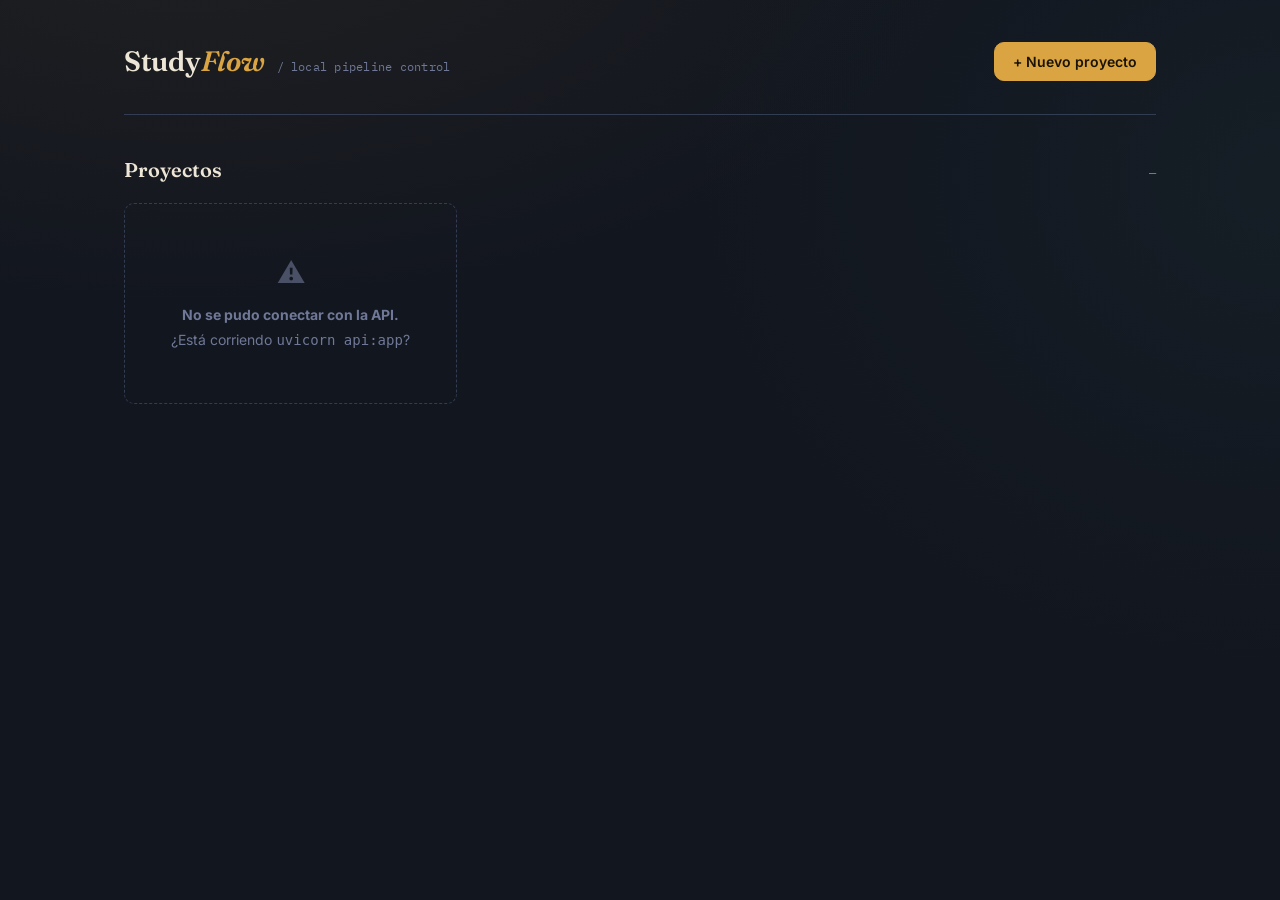
<file: src/studyflow/web/index.html>
<!DOCTYPE html>
<html lang="es">
<head>
<meta charset="UTF-8">
<meta name="viewport" content="width=device-width, initial-scale=1.0">
<title>StudyFlow AI</title>
<link rel="preconnect" href="https://fonts.googleapis.com">
<link href="https://fonts.googleapis.com/css2?family=Fraunces:opsz,wght@9..144,400;9..144,600;9..144,700&family=Inter:wght@400;500;600;700&family=IBM+Plex+Mono:wght@400;500;600&display=swap" rel="stylesheet">
<link rel="stylesheet" href="styles.css">
</head>
<body>

<div class="wrap">
  <header class="top">
    <div class="brand">
      <span class="mark">Study<em>Flow</em></span>
      <span class="tag">/ local pipeline control</span>
    </div>
    <button class="btn primary" id="openCreate">+ Nuevo proyecto</button>
  </header>

  <div class="section-head">
    <h2>Proyectos</h2>
    <span class="count" id="projectCount">—</span>
  </div>

  <div id="shelf" class="shelf"></div>
  <div id="emptyState" class="empty" style="display:none">
    <div class="glyph">◇</div>
    <p><strong>Aún no hay proyectos.</strong></p>
    <p>Sube tus primeros apuntes para generar material de estudio.</p>
    <button class="btn primary" id="emptyCreate">+ Nuevo proyecto</button>
  </div>
</div>

<!-- Create / update project panel -->
<div class="overlay" id="createOverlay">
  <div class="panel">
    <div class="panel-head">
      <h3 id="formTitle">Nuevo proyecto</h3>
      <button class="btn ghost" id="closeCreate">✕</button>
    </div>
    <div class="panel-body">
      <div class="error-msg" id="formError"></div>

      <div class="field" id="nameField">
        <label for="pname">Nombre del proyecto</label>
        <input type="text" id="pname" placeholder="p.ej. estadistica_t1" autocomplete="off">
        <div class="hint">Sin espacios. Se usará como identificador.</div>
      </div>

      <div class="field">
        <label>Archivos</label>
        <div class="dropzone" id="dropzone">
          <div class="icon">⤒</div>
          <div>Arrastra archivos o haz clic para elegir</div>
          <div class="sub">PDF, DOCX, PPTX, TXT, audio (mp3, wav, m4a…)</div>
          <input type="file" id="fileInput" multiple>
        </div>
        <div class="filelist" id="fileList"></div>
      </div>

      <div class="row2">
        <div class="field">
          <label for="qpt">Preguntas por tema</label>
          <input type="number" id="qpt" value="8" min="1" max="30">
        </div>
        <div class="field">
          <label for="modelInput">Modelo (opcional)</label>
          <input type="text" id="modelInput" placeholder="llama3.2">
        </div>
      </div>

      <div class="checkline">
        <input type="checkbox" id="exportPdf">
        <label for="exportPdf">Exportar también a PDF</label>
      </div>
    </div>
    <div class="panel-foot">
      <button class="btn" id="cancelCreate">Cancelar</button>
      <button class="btn primary" id="submitCreate">Generar material</button>
    </div>
  </div>
</div>

<!-- Job progress panel -->
<div class="overlay job-overlay" id="jobOverlay">
  <div class="panel job-panel">
    <div class="panel-head">
      <h3 id="jobTitle">Procesando…</h3>
      <button class="btn ghost" id="closeJob">✕</button>
    </div>
    <div class="panel-body">
      <ul class="stepper" id="stepper">
        <li data-key="setup"><span class="step-dot">1</span><div class="step-label"><div class="name">Preparando proyecto</div><div class="desc">Creando carpetas y copiando archivos</div></div></li>
        <li data-key="extract"><span class="step-dot">2</span><div class="step-label"><div class="name">Extrayendo texto</div><div class="desc">Leyendo documentos y transcribiendo audio</div></div></li>
        <li data-key="topics"><span class="step-dot">3</span><div class="step-label"><div class="name">Detectando temas</div><div class="desc">El modelo estructura el contenido</div></div></li>
        <li data-key="material"><span class="step-dot">4</span><div class="step-label"><div class="name">Generando material</div><div class="desc">Explicaciones, flashcards, preguntas</div></div></li>
        <li data-key="build"><span class="step-dot">5</span><div class="step-label"><div class="name">Construyendo HTML</div><div class="desc">Ensamblando el resultado navegable</div></div></li>
      </ul>
    </div>
    <div class="job-status-line" id="jobStatusLine">queued</div>
    <div class="panel-foot">
      <button class="btn primary" id="jobDone" style="display:none">Ver resultado →</button>
    </div>
  </div>
</div>

<script src="app.js"></script>
</body>
</html>
</file>
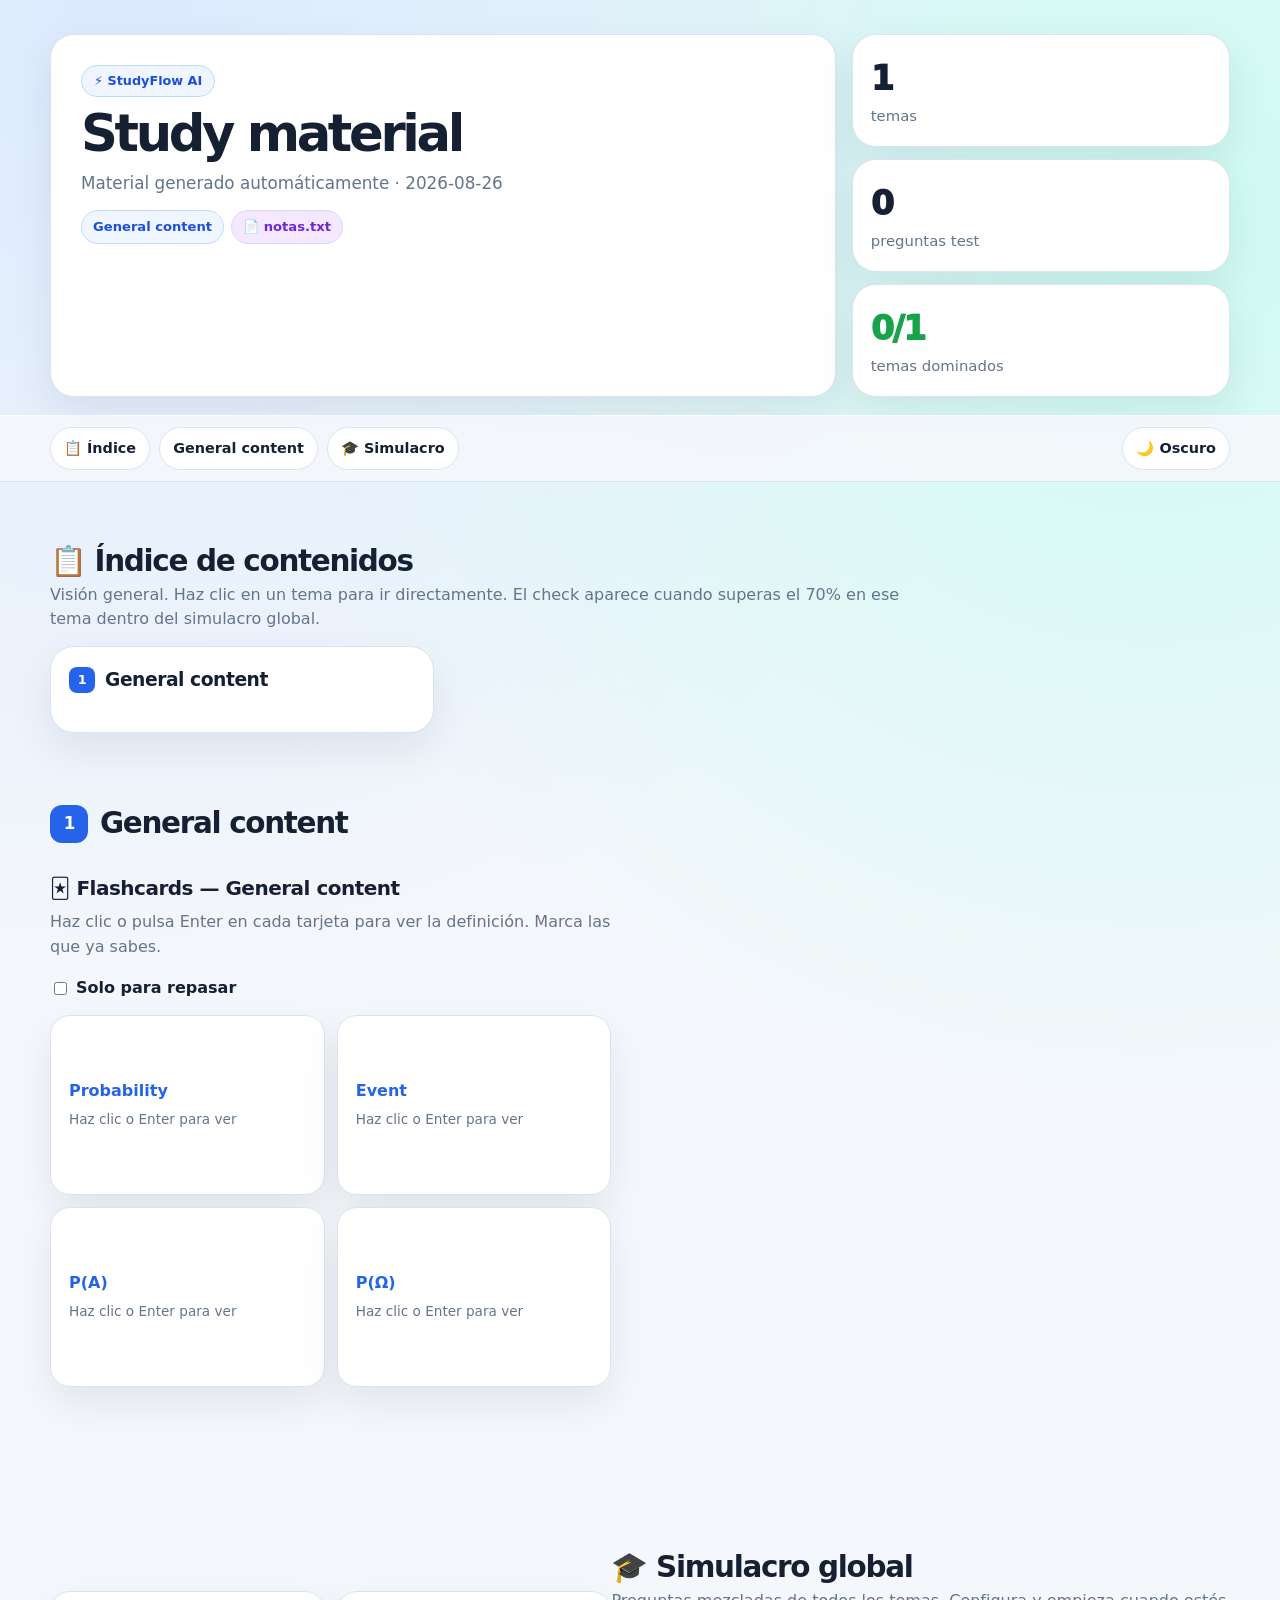
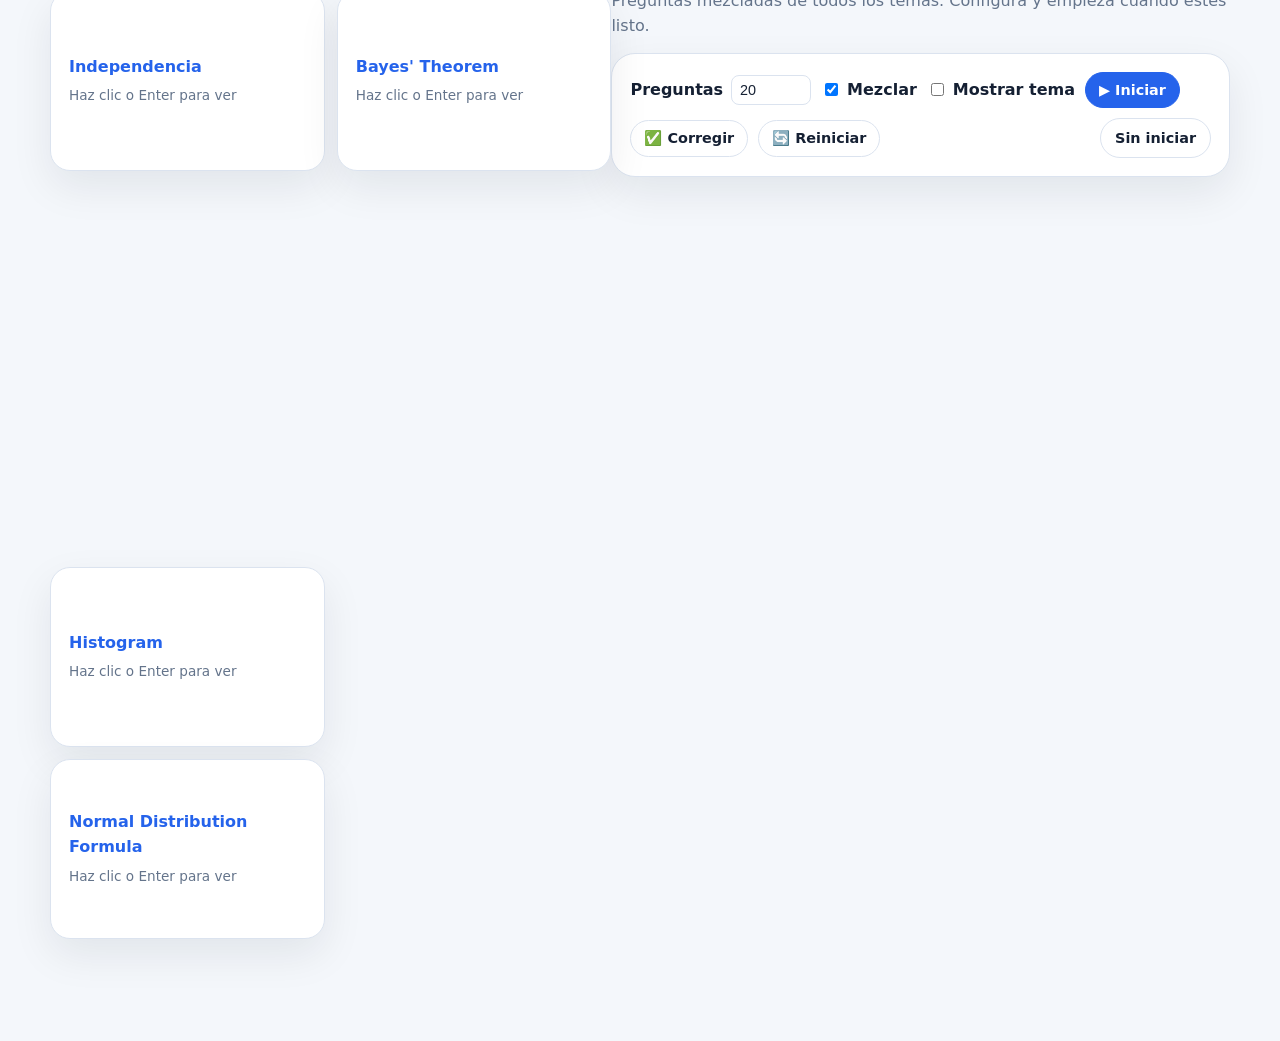
<file: src/studyflow/mlruns/1/0831eef36b1e4aeab0afad450b21b3ff/artifacts/index.html>
<!DOCTYPE html>
<html lang="es">
<head>
<meta charset="UTF-8"/>
<meta name="viewport" content="width=device-width, initial-scale=1.0"/>
<title>Study material — StudyFlow AI</title>
<style>
:root{
  --bg:#f4f7fb;--card:#fff;--text:#152033;--muted:#64748b;--border:#dbe3ef;
  --primary:#2563eb;--primary-dark:#1e40af;--ok:#16a34a;--ok-bg:#dcfce7;
  --bad:#dc2626;--bad-bg:#fee2e2;--warn:#d97706;--warn-bg:#fef3c7;
  --purple:#7c3aed;--purple-bg:#f3e8ff;--cyan-bg:#ecfeff;--cyan:#0e7490;
  --shadow:0 16px 42px rgba(15,23,42,.08);--radius:24px;
}
html[data-theme="dark"]{
  --bg:#0f1420;--card:#1a2233;--text:#e6ebf5;--muted:#93a0bd;--border:#2c3650;
  --primary:#5b8def;--primary-dark:#7ea6f5;--ok:#22c55e;--ok-bg:#14301f;
  --bad:#f87171;--bad-bg:#3a1717;--warn:#fbbf24;--warn-bg:#3a2c0d;
  --purple:#a78bfa;--purple-bg:#2a2044;--cyan-bg:#0d2b30;--cyan:#5eead4;
  --shadow:0 16px 42px rgba(0,0,0,.45);
}
*{box-sizing:border-box}html{scroll-behavior:smooth}
.skip-link{position:absolute;left:-999px;top:0;background:var(--primary);color:#fff;
  padding:10px 16px;border-radius:0 0 10px 0;z-index:999;font-weight:800}
.skip-link:focus{left:0}
body{
  margin:0;
  font-family:Inter,system-ui,-apple-system,BlinkMacSystemFont,"Segoe UI",sans-serif;
  color:var(--text);
  background:radial-gradient(circle at 10% 0%,#dbeafe 0%,rgba(219,234,254,0) 34%),
             radial-gradient(circle at 90% 8%,#ccfbf1 0%,rgba(204,251,241,0) 34%),
             var(--bg);
  line-height:1.55;
  transition:background-color .2s ease,color .2s ease
}
html[data-theme="dark"] body{
  background:radial-gradient(circle at 10% 0%,#1b2a4a 0%,rgba(27,42,74,0) 34%),
             radial-gradient(circle at 90% 8%,#0d3b3a 0%,rgba(13,59,58,0) 34%),
             var(--bg)
}
header,main,.nav-inner{max-width:1220px;margin:0 auto}
header{padding:34px 20px 18px}
.hero{display:grid;grid-template-columns:1.35fr .65fr;gap:16px}
.hero-card,.stat-card,.panel,.card,.quiz-card,.module{
  background:var(--card);border:1px solid var(--border);
  border-radius:var(--radius);box-shadow:var(--shadow)
}
.hero-card{padding:30px}
.sf-badge{display:inline-block;background:#eff6ff;color:#1d4ed8;border:1px solid #bfdbfe;
  border-radius:999px;padding:5px 12px;font-size:.8rem;font-weight:800;margin-bottom:12px}
html[data-theme="dark"] .sf-badge{background:#1e2a4a;color:#93b4fb;border-color:#2c3d63}
h1{font-size:clamp(2rem,4vw,4rem);line-height:.96;letter-spacing:-.065em;margin:0 0 12px}
h3,h4{letter-spacing:-.025em;margin:0 0 10px}
h4{font-size:1rem;color:var(--text)}
.subtitle{color:var(--muted);font-size:1.05rem;margin:0 0 14px}
.badges{display:flex;flex-wrap:wrap;gap:7px;margin-top:14px}
.badge{display:inline-flex;border-radius:999px;font-weight:900;align-items:center;
  padding:6px 11px;background:#eff6ff;color:#1d4ed8;border:1px solid #bfdbfe;font-size:.82rem}
html[data-theme="dark"] .badge{background:#1e2a4a;color:#93b4fb;border-color:#2c3d63}
.badge.source{background:#f3e8ff;color:#6d28d9;border-color:#ddd6fe}
html[data-theme="dark"] .badge.source{background:#241a3d;color:#c4a9f7;border-color:#382a5c}
.stat-grid{display:grid;gap:12px}
.stat-card{padding:18px}
.stat-number{font-size:2.1rem;font-weight:950;letter-spacing:-.05em}
.stat-label{color:var(--muted);font-size:.93rem}
.progress-card .stat-number{color:var(--ok)}
nav{position:sticky;top:0;z-index:50;background:rgba(244,247,251,.91);
  backdrop-filter:blur(12px);border-top:1px solid rgba(255,255,255,.55);
  border-bottom:1px solid var(--border)}
html[data-theme="dark"] nav{background:rgba(15,20,32,.88);border-top-color:rgba(255,255,255,.06)}
.nav-inner{padding:11px 20px;display:flex;gap:9px;overflow-x:auto;scrollbar-width:none}
.nav-inner::-webkit-scrollbar{display:none}
.nav-link,button{
  border:1px solid var(--border);background:var(--card);color:var(--text);border-radius:999px;
  padding:9px 13px;font-weight:850;white-space:nowrap;cursor:pointer;font-size:.9rem;
  transition:transform .12s ease,border .18s ease,background .18s ease;
  text-decoration:none;display:inline-flex;align-items:center;font-family:inherit
}
.nav-link:hover,button:hover{transform:translateY(-1px);border-color:#93c5fd;background:#f8fbff}
html[data-theme="dark"] .nav-link:hover,html[data-theme="dark"] button:hover{background:#22304d;border-color:#3d5a80}
button.primary{background:var(--primary);color:#fff;border-color:var(--primary)}
button.primary:hover{background:var(--primary-dark)}
.toggle-btn{margin-left:auto}
.toggle-btn[aria-pressed="true"]{background:var(--primary);color:#fff;border-color:var(--primary)}
:focus-visible{outline:3px solid var(--primary);outline-offset:2px}
main{padding:24px 20px 70px}
section{margin:32px 0;padding-top:8px}
.subsection{margin-top:24px}
.section-title{display:flex;justify-content:space-between;align-items:end;gap:16px;margin:0 0 14px;flex-wrap:wrap}
.section-title h2{margin:0;font-size:clamp(1.45rem,2.3vw,2.25rem);letter-spacing:-.045em;line-height:1.05}
.section-title h3{margin:0;font-size:1.25rem}
.section-title p{margin:6px 0 0;color:var(--muted);max-width:850px}
.grid2{display:grid;grid-template-columns:repeat(2,minmax(0,1fr));gap:14px}
.grid3{display:grid;grid-template-columns:repeat(3,minmax(0,1fr));gap:14px}
.panel,.card,.quiz-card,.module{padding:18px}
.muted-note{color:var(--muted)}
.topic-num{display:inline-flex;align-items:center;justify-content:center;
  width:26px;height:26px;background:var(--primary);color:#fff;border-radius:8px;
  font-size:.8rem;font-weight:900;margin-right:10px;flex-shrink:0}
.topic-num-lg{display:inline-flex;align-items:center;justify-content:center;
  width:38px;height:38px;background:var(--primary);color:#fff;border-radius:12px;
  font-size:1.05rem;font-weight:900;margin-right:12px;flex-shrink:0;vertical-align:middle}
.topic-link{color:var(--text);text-decoration:none;display:flex;align-items:center}
.topic-link:hover{color:var(--primary)}
.topic-check{margin-left:8px;color:var(--ok);font-weight:900}
.topic-check.done::after{content:"✓ dominado"}
.pills{display:flex;flex-wrap:wrap;gap:6px;margin-top:10px}
.pill{display:inline-flex;border-radius:999px;font-weight:800;align-items:center;
  padding:4px 10px;font-size:.77rem;background:#eef2ff;color:#3730a3;border:1px solid #c7d2fe}
html[data-theme="dark"] .pill{background:#1e2144;color:#a5b4fc;border-color:#312e70}
/* Subtopics (sequential) */
.subtopic-block{display:grid;gap:22px;margin-bottom:10px}
.subtopic-item{border-top:1px solid var(--border);padding-top:18px}
.subtopic-item:first-child{border-top:none;padding-top:0}
.subtopic-item h3{font-size:1.1rem;color:var(--primary);margin-bottom:12px}
.subtopic-content{display:grid;gap:14px}
.explanation-panel{border-left:4px solid var(--primary)}
.explanation-text p{margin:0 0 10px;color:var(--text);line-height:1.65}
.explanation-text p:last-child{margin-bottom:0}
.muted-panel{border-left:4px solid var(--warn);background:var(--warn-bg)}
.muted-panel .muted-note{color:inherit;margin:0}
/* Tables */
table{width:100%;border-collapse:collapse;border:1px solid var(--border);
  border-radius:18px;overflow:hidden;background:var(--card)}
th,td{padding:11px 13px;border-bottom:1px solid var(--border);text-align:left;vertical-align:top}
th{background:rgba(0,0,0,.02);font-weight:800}
html[data-theme="dark"] th{background:rgba(255,255,255,.03)}
tr:last-child td{border-bottom:0}
/* Quiz */
.quiz-grid{display:grid;grid-template-columns:repeat(auto-fill,minmax(340px,1fr));gap:12px}
.quiz-card{padding:18px}
.quiz-card h3{margin:0 0 12px;font-size:.97rem;line-height:1.4;letter-spacing:-.01em}
.opciones{display:grid;gap:7px}
.quiz-option{border:1px solid var(--border);border-radius:12px;padding:10px 13px;
  background:var(--card);cursor:pointer;font-size:.9rem;transition:all .15s ease;font-weight:600;
  text-align:left;width:100%;color:var(--text)}
.quiz-option:hover{background:#f0f7ff;border-color:#93c5fd}
html[data-theme="dark"] .quiz-option:hover{background:#1c2b4a}
.quiz-option.correct{background:var(--ok-bg);border-color:#22c55e;color:#14532d}
html[data-theme="dark"] .quiz-option.correct{color:#86efac}
.quiz-option.wrong{background:var(--bad-bg);border-color:#ef4444;color:#7f1d1d}
html[data-theme="dark"] .quiz-option.wrong{color:#fca5a5}
.quiz-option:disabled{cursor:default}
.quiz-note{margin-top:10px;font-size:.88rem;font-weight:700;border-radius:12px;
  padding:10px 12px;display:none}
.quiz-note.show{display:block}
.quiz-note.ok{background:var(--ok-bg);color:#14532d;border:1px solid #86efac}
.quiz-note.bad{background:var(--bad-bg);color:#7f1d1d;border:1px solid #fecaca}
html[data-theme="dark"] .quiz-note.ok{color:#86efac}
html[data-theme="dark"] .quiz-note.bad{color:#fca5a5}
.retry-btn{margin-top:10px;font-size:.8rem;padding:6px 12px;display:none}
/* Flashcards */
.flashcards{display:grid;grid-template-columns:repeat(auto-fill,minmax(220px,1fr));gap:12px}
.flip{perspective:1000px;min-height:180px;cursor:pointer}
.flip-inner{position:relative;width:100%;min-height:180px;transform-style:preserve-3d;
  transition:transform .45s ease}
.flip.flipped .flip-inner{transform:rotateY(180deg)}
.flip-front,.flip-back{position:absolute;inset:0;border-radius:20px;border:1px solid var(--border);
  background:var(--card);padding:18px;backface-visibility:hidden;box-shadow:var(--shadow);
  display:flex;flex-direction:column;justify-content:center}
.flip-back{transform:rotateY(180deg);background:var(--ok-bg);border-color:#86efac}
.flip-front strong{font-size:1rem;color:var(--primary);display:block;margin-bottom:6px}
.flip-front p{color:var(--muted);font-size:.85rem;margin:0}
.flip-back p{color:#14532d;margin:0 0 10px;font-size:.92rem;line-height:1.5}
html[data-theme="dark"] .flip-back p{color:#bbf7d0}
.flip-actions{display:flex;gap:6px}
.know-btn{font-size:.72rem;padding:5px 9px;border-radius:8px}
.know-btn[data-state="know"].active{background:var(--ok);color:#fff;border-color:var(--ok)}
.know-btn[data-state="review"].active{background:var(--warn);color:#fff;border-color:var(--warn)}
.flip.card-known{opacity:.55}
.flip.card-review .flip-front{border-color:var(--warn);border-width:2px}
.flip.filtered-out{display:none}
/* Exam */
.exam-toolbar{display:flex;flex-wrap:wrap;gap:10px;align-items:center}
.exam-control{display:flex;align-items:center;gap:8px;font-weight:700}
.exam-control input{border:1px solid var(--border);border-radius:8px;padding:6px 8px;font-size:.9rem;
  background:var(--card);color:var(--text)}
.toggle-label{display:flex;align-items:center;gap:6px;font-weight:700;cursor:pointer}
.score{margin-left:auto;background:var(--card);border:1px solid var(--border);
  border-radius:999px;padding:8px 14px;font-weight:900;font-size:.9rem}
.result{border-radius:16px;padding:14px}
.result.good{background:var(--ok-bg);color:#14532d;border:1px solid #86efac}
.result.bad{background:var(--bad-bg);color:#7f1d1d;border:1px solid #fecaca}
.result.warn{background:var(--warn-bg);color:#78350f;border:1px solid #fcd34d}
html[data-theme="dark"] .result.good{color:#86efac}
html[data-theme="dark"] .result.bad{color:#fca5a5}
html[data-theme="dark"] .result.warn{color:#fbbf24}
@media(max-width:900px){
  .hero,.grid2,.grid3{grid-template-columns:1fr}
  .score{margin-left:0;width:100%;text-align:center}
  .section-title{display:block}
}
@media print{
  nav,.exam-toolbar,.toggle-btn,.retry-btn,.flip-actions,.skip-link{display:none !important}
  body{background:white;color:#000}
  .subtopic-item{page-break-inside:avoid;margin-bottom:16px}
  .panel,.quiz-card,.module,table,.flip{page-break-inside:avoid}
  .flip{perspective:none;min-height:auto}
  .flip-inner{position:static;transform:none !important;display:block}
  .flip-front,.flip-back{position:static;transform:none !important;box-shadow:none;
    border-radius:8px;margin-bottom:6px}
  .flip-back{background:#f0fdf4}
  .quiz-option{border:1px solid #ccc}
}
</style>
</head>
<body>

<a class="skip-link" href="#main-content">Saltar al contenido</a>

<header>
  <div class="hero">
    <div class="hero-card">
      <div class="sf-badge">⚡ StudyFlow AI</div>
      <h1>Study material</h1>
      <p class="subtitle">Material generado automáticamente · 2026-08-26</p>
      <div class="badges">
        <span class="badge">General content</span>
        <span class="badge source">📄 notas.txt</span>
      </div>
    </div>
    <div class="stat-grid">
      <div class="stat-card">
        <div class="stat-number">1</div>
        <div class="stat-label">temas</div>
      </div>
      <div class="stat-card">
        <div class="stat-number">0</div>
        <div class="stat-label">preguntas test</div>
      </div>
      <div class="stat-card progress-card">
        <div class="stat-number" id="progressCount">0/1</div>
        <div class="stat-label">temas dominados</div>
      </div>
    </div>
  </div>
</header>

<nav>
  <div class="nav-inner">
    <a class="nav-link" href="#overview">📋 Índice</a>
    <a class="nav-link" href="#topic_1">General content</a>
    <a class="nav-link" href="#exam">🎓 Simulacro</a>
    <button class="nav-link toggle-btn" id="darkModeBtn" type="button"
      aria-pressed="false" title="Alternar modo oscuro">🌙 Oscuro</button>
  </div>
</nav>

<main id="main-content">
  <section id="overview">
  <div class="section-title">
    <div><h2>📋 Índice de contenidos</h2>
    <p>Visión general. Haz clic en un tema para ir directamente. El check aparece cuando superas el 70% en ese tema dentro del simulacro global.</p></div>
  </div>
  <div class="grid3"><div class="module" id="overview-topic_1" data-topic-id="topic_1">
          <h3><a href="#topic_1" class="topic-link">
            <span class="topic-num">1</span>General content
            <span class="topic-check" aria-hidden="true"></span>
          </h3>
          <div class="pills">
            
          </div>
        </div></div>
</section>
  <section id="topic_1">
  <div class="section-title">
    <div>
      <h2><span class="topic-num-lg">1</span>General content</h2>
      <p></p>
    </div>
  </div>

  

  <div class="subsection">
    <div class="section-title"><div>
      <h3>🃏 Flashcards — General content</h3>
      <p>Haz clic o pulsa Enter en cada tarjeta para ver la definición. Marca las que ya sabes.</p>
    </div>
    <label class="toggle-label">
      <input type="checkbox" class="review-filter" data-topic="topic_1"> Solo para repasar
    </label>
    </div>
    <div class="flashcards" data-topic="topic_1"><div class="flip" id="flip-topic_1__fc0" data-fcid="topic_1__fc0" data-topic="topic_1"
          role="button" tabindex="0" aria-pressed="false"
          aria-label="Flashcard: Probability. Pulsa Enter para ver la respuesta."
          onclick="flipCard('topic_1__fc0')" onkeydown="if(event.key==='Enter'||event.key===' '){event.preventDefault();flipCard('topic_1__fc0');}">
          <div class="flip-inner">
            <div class="flip-front">
              <strong>Probability</strong>
              <p>Haz clic o Enter para ver</p>
            </div>
            <div class="flip-back">
              <p>A measure of the likelihood of an event occurring, ranging from 0 (impossible) to 1 (sure)</p>
              <div class="flip-actions" onclick="event.stopPropagation()">
                <button type="button" class="know-btn" data-fcid="topic_1__fc0" data-state="know" onclick="markCard(event,'topic_1__fc0','know')">✓ Lo sé</button>
                <button type="button" class="know-btn" data-fcid="topic_1__fc0" data-state="review" onclick="markCard(event,'topic_1__fc0','review')">↻ Repasar</button>
              </div>
            </div>
          </div>
        </div><div class="flip" id="flip-topic_1__fc1" data-fcid="topic_1__fc1" data-topic="topic_1"
          role="button" tabindex="0" aria-pressed="false"
          aria-label="Flashcard: Event. Pulsa Enter para ver la respuesta."
          onclick="flipCard('topic_1__fc1')" onkeydown="if(event.key==='Enter'||event.key===' '){event.preventDefault();flipCard('topic_1__fc1');}">
          <div class="flip-inner">
            <div class="flip-front">
              <strong>Event</strong>
              <p>Haz clic o Enter para ver</p>
            </div>
            <div class="flip-back">
              <p>A subset of possible outcomes of an experiment</p>
              <div class="flip-actions" onclick="event.stopPropagation()">
                <button type="button" class="know-btn" data-fcid="topic_1__fc1" data-state="know" onclick="markCard(event,'topic_1__fc1','know')">✓ Lo sé</button>
                <button type="button" class="know-btn" data-fcid="topic_1__fc1" data-state="review" onclick="markCard(event,'topic_1__fc1','review')">↻ Repasar</button>
              </div>
            </div>
          </div>
        </div><div class="flip" id="flip-topic_1__fc2" data-fcid="topic_1__fc2" data-topic="topic_1"
          role="button" tabindex="0" aria-pressed="false"
          aria-label="Flashcard: P(A). Pulsa Enter para ver la respuesta."
          onclick="flipCard('topic_1__fc2')" onkeydown="if(event.key==='Enter'||event.key===' '){event.preventDefault();flipCard('topic_1__fc2');}">
          <div class="flip-inner">
            <div class="flip-front">
              <strong>P(A)</strong>
              <p>Haz clic o Enter para ver</p>
            </div>
            <div class="flip-back">
              <p>The probability of an event A, calculated as the number of favorable outcomes divided by the total number of outcomes</p>
              <div class="flip-actions" onclick="event.stopPropagation()">
                <button type="button" class="know-btn" data-fcid="topic_1__fc2" data-state="know" onclick="markCard(event,'topic_1__fc2','know')">✓ Lo sé</button>
                <button type="button" class="know-btn" data-fcid="topic_1__fc2" data-state="review" onclick="markCard(event,'topic_1__fc2','review')">↻ Repasar</button>
              </div>
            </div>
          </div>
        </div><div class="flip" id="flip-topic_1__fc3" data-fcid="topic_1__fc3" data-topic="topic_1"
          role="button" tabindex="0" aria-pressed="false"
          aria-label="Flashcard: P(Ω). Pulsa Enter para ver la respuesta."
          onclick="flipCard('topic_1__fc3')" onkeydown="if(event.key==='Enter'||event.key===' '){event.preventDefault();flipCard('topic_1__fc3');}">
          <div class="flip-inner">
            <div class="flip-front">
              <strong>P(Ω)</strong>
              <p>Haz clic o Enter para ver</p>
            </div>
            <div class="flip-back">
              <p>The probability of all possible outcomes, which is always 1</p>
              <div class="flip-actions" onclick="event.stopPropagation()">
                <button type="button" class="know-btn" data-fcid="topic_1__fc3" data-state="know" onclick="markCard(event,'topic_1__fc3','know')">✓ Lo sé</button>
                <button type="button" class="know-btn" data-fcid="topic_1__fc3" data-state="review" onclick="markCard(event,'topic_1__fc3','review')">↻ Repasar</button>
              </div>
            </div>
          </div>
        </div><div class="flip" id="flip-topic_1__fc4" data-fcid="topic_1__fc4" data-topic="topic_1"
          role="button" tabindex="0" aria-pressed="false"
          aria-label="Flashcard: Probability Clasica. Pulsa Enter para ver la respuesta."
          onclick="flipCard('topic_1__fc4')" onkeydown="if(event.key==='Enter'||event.key===' '){event.preventDefault();flipCard('topic_1__fc4');}">
          <div class="flip-inner">
            <div class="flip-front">
              <strong>Probability Clasica</strong>
              <p>Haz clic o Enter para ver</p>
            </div>
            <div class="flip-back">
              <p>The probability of an event A is equal to the number of favorable outcomes divided by the total number of outcomes</p>
              <div class="flip-actions" onclick="event.stopPropagation()">
                <button type="button" class="know-btn" data-fcid="topic_1__fc4" data-state="know" onclick="markCard(event,'topic_1__fc4','know')">✓ Lo sé</button>
                <button type="button" class="know-btn" data-fcid="topic_1__fc4" data-state="review" onclick="markCard(event,'topic_1__fc4','review')">↻ Repasar</button>
              </div>
            </div>
          </div>
        </div><div class="flip" id="flip-topic_1__fc5" data-fcid="topic_1__fc5" data-topic="topic_1"
          role="button" tabindex="0" aria-pressed="false"
          aria-label="Flashcard: Probability Frequentista. Pulsa Enter para ver la respuesta."
          onclick="flipCard('topic_1__fc5')" onkeydown="if(event.key==='Enter'||event.key===' '){event.preventDefault();flipCard('topic_1__fc5');}">
          <div class="flip-inner">
            <div class="flip-front">
              <strong>Probability Frequentista</strong>
              <p>Haz clic o Enter para ver</p>
            </div>
            <div class="flip-back">
              <p>The probability of an event A is equal to the relative frequency of the event in many repetitions</p>
              <div class="flip-actions" onclick="event.stopPropagation()">
                <button type="button" class="know-btn" data-fcid="topic_1__fc5" data-state="know" onclick="markCard(event,'topic_1__fc5','know')">✓ Lo sé</button>
                <button type="button" class="know-btn" data-fcid="topic_1__fc5" data-state="review" onclick="markCard(event,'topic_1__fc5','review')">↻ Repasar</button>
              </div>
            </div>
          </div>
        </div><div class="flip" id="flip-topic_1__fc6" data-fcid="topic_1__fc6" data-topic="topic_1"
          role="button" tabindex="0" aria-pressed="false"
          aria-label="Flashcard: Independencia. Pulsa Enter para ver la respuesta."
          onclick="flipCard('topic_1__fc6')" onkeydown="if(event.key==='Enter'||event.key===' '){event.preventDefault();flipCard('topic_1__fc6');}">
          <div class="flip-inner">
            <div class="flip-front">
              <strong>Independencia</strong>
              <p>Haz clic o Enter para ver</p>
            </div>
            <div class="flip-back">
              <p>Events are independent if the occurrence of one does not affect the probability of the other</p>
              <div class="flip-actions" onclick="event.stopPropagation()">
                <button type="button" class="know-btn" data-fcid="topic_1__fc6" data-state="know" onclick="markCard(event,'topic_1__fc6','know')">✓ Lo sé</button>
                <button type="button" class="know-btn" data-fcid="topic_1__fc6" data-state="review" onclick="markCard(event,'topic_1__fc6','review')">↻ Repasar</button>
              </div>
            </div>
          </div>
        </div><div class="flip" id="flip-topic_1__fc7" data-fcid="topic_1__fc7" data-topic="topic_1"
          role="button" tabindex="0" aria-pressed="false"
          aria-label="Flashcard: Bayes&#x27; Theorem. Pulsa Enter para ver la respuesta."
          onclick="flipCard('topic_1__fc7')" onkeydown="if(event.key==='Enter'||event.key===' '){event.preventDefault();flipCard('topic_1__fc7');}">
          <div class="flip-inner">
            <div class="flip-front">
              <strong>Bayes&#x27; Theorem</strong>
              <p>Haz clic o Enter para ver</p>
            </div>
            <div class="flip-back">
              <p>Updates the probability of an event A given new evidence B</p>
              <div class="flip-actions" onclick="event.stopPropagation()">
                <button type="button" class="know-btn" data-fcid="topic_1__fc7" data-state="know" onclick="markCard(event,'topic_1__fc7','know')">✓ Lo sé</button>
                <button type="button" class="know-btn" data-fcid="topic_1__fc7" data-state="review" onclick="markCard(event,'topic_1__fc7','review')">↻ Repasar</button>
              </div>
            </div>
          </div>
        </div><div class="flip" id="flip-topic_1__fc8" data-fcid="topic_1__fc8" data-topic="topic_1"
          role="button" tabindex="0" aria-pressed="false"
          aria-label="Flashcard: Normal Distribution. Pulsa Enter para ver la respuesta."
          onclick="flipCard('topic_1__fc8')" onkeydown="if(event.key==='Enter'||event.key===' '){event.preventDefault();flipCard('topic_1__fc8');}">
          <div class="flip-inner">
            <div class="flip-front">
              <strong>Normal Distribution</strong>
              <p>Haz clic o Enter para ver</p>
            </div>
            <div class="flip-back">
              <p>A continuous probability distribution with a bell-shaped curve, often used to model the normal distribution</p>
              <div class="flip-actions" onclick="event.stopPropagation()">
                <button type="button" class="know-btn" data-fcid="topic_1__fc8" data-state="know" onclick="markCard(event,'topic_1__fc8','know')">✓ Lo sé</button>
                <button type="button" class="know-btn" data-fcid="topic_1__fc8" data-state="review" onclick="markCard(event,'topic_1__fc8','review')">↻ Repasar</button>
              </div>
            </div>
          </div>
        </div><div class="flip" id="flip-topic_1__fc9" data-fcid="topic_1__fc9" data-topic="topic_1"
          role="button" tabindex="0" aria-pressed="false"
          aria-label="Flashcard: Poisson Distribution. Pulsa Enter para ver la respuesta."
          onclick="flipCard('topic_1__fc9')" onkeydown="if(event.key==='Enter'||event.key===' '){event.preventDefault();flipCard('topic_1__fc9');}">
          <div class="flip-inner">
            <div class="flip-front">
              <strong>Poisson Distribution</strong>
              <p>Haz clic o Enter para ver</p>
            </div>
            <div class="flip-back">
              <p>A discrete probability distribution used to model the number of events in a fixed interval of time or space</p>
              <div class="flip-actions" onclick="event.stopPropagation()">
                <button type="button" class="know-btn" data-fcid="topic_1__fc9" data-state="know" onclick="markCard(event,'topic_1__fc9','know')">✓ Lo sé</button>
                <button type="button" class="know-btn" data-fcid="topic_1__fc9" data-state="review" onclick="markCard(event,'topic_1__fc9','review')">↻ Repasar</button>
              </div>
            </div>
          </div>
        </div><div class="flip" id="flip-topic_1__fc10" data-fcid="topic_1__fc10" data-topic="topic_1"
          role="button" tabindex="0" aria-pressed="false"
          aria-label="Flashcard: Central Limit Theorem. Pulsa Enter para ver la respuesta."
          onclick="flipCard('topic_1__fc10')" onkeydown="if(event.key==='Enter'||event.key===' '){event.preventDefault();flipCard('topic_1__fc10');}">
          <div class="flip-inner">
            <div class="flip-front">
              <strong>Central Limit Theorem</strong>
              <p>Haz clic o Enter para ver</p>
            </div>
            <div class="flip-back">
              <p>States that the distribution of the mean of many independent and identically distributed random variables will be approximately normal, regardless of the underlying distribution of the variables</p>
              <div class="flip-actions" onclick="event.stopPropagation()">
                <button type="button" class="know-btn" data-fcid="topic_1__fc10" data-state="know" onclick="markCard(event,'topic_1__fc10','know')">✓ Lo sé</button>
                <button type="button" class="know-btn" data-fcid="topic_1__fc10" data-state="review" onclick="markCard(event,'topic_1__fc10','review')">↻ Repasar</button>
              </div>
            </div>
          </div>
        </div><div class="flip" id="flip-topic_1__fc11" data-fcid="topic_1__fc11" data-topic="topic_1"
          role="button" tabindex="0" aria-pressed="false"
          aria-label="Flashcard: Standardization. Pulsa Enter para ver la respuesta."
          onclick="flipCard('topic_1__fc11')" onkeydown="if(event.key==='Enter'||event.key===' '){event.preventDefault();flipCard('topic_1__fc11');}">
          <div class="flip-inner">
            <div class="flip-front">
              <strong>Standardization</strong>
              <p>Haz clic o Enter para ver</p>
            </div>
            <div class="flip-back">
              <p>Transforms a normal distribution into a standard normal distribution, often used in statistical analysis</p>
              <div class="flip-actions" onclick="event.stopPropagation()">
                <button type="button" class="know-btn" data-fcid="topic_1__fc11" data-state="know" onclick="markCard(event,'topic_1__fc11','know')">✓ Lo sé</button>
                <button type="button" class="know-btn" data-fcid="topic_1__fc11" data-state="review" onclick="markCard(event,'topic_1__fc11','review')">↻ Repasar</button>
              </div>
            </div>
          </div>
        </div><div class="flip" id="flip-topic_1__fc12" data-fcid="topic_1__fc12" data-topic="topic_1"
          role="button" tabindex="0" aria-pressed="false"
          aria-label="Flashcard: Histogram. Pulsa Enter para ver la respuesta."
          onclick="flipCard('topic_1__fc12')" onkeydown="if(event.key==='Enter'||event.key===' '){event.preventDefault();flipCard('topic_1__fc12');}">
          <div class="flip-inner">
            <div class="flip-front">
              <strong>Histogram</strong>
              <p>Haz clic o Enter para ver</p>
            </div>
            <div class="flip-back">
              <p>A graphical representation of the distribution of a variable</p>
              <div class="flip-actions" onclick="event.stopPropagation()">
                <button type="button" class="know-btn" data-fcid="topic_1__fc12" data-state="know" onclick="markCard(event,'topic_1__fc12','know')">✓ Lo sé</button>
                <button type="button" class="know-btn" data-fcid="topic_1__fc12" data-state="review" onclick="markCard(event,'topic_1__fc12','review')">↻ Repasar</button>
              </div>
            </div>
          </div>
        </div><div class="flip" id="flip-topic_1__fc13" data-fcid="topic_1__fc13" data-topic="topic_1"
          role="button" tabindex="0" aria-pressed="false"
          aria-label="Flashcard: Probability Table. Pulsa Enter para ver la respuesta."
          onclick="flipCard('topic_1__fc13')" onkeydown="if(event.key==='Enter'||event.key===' '){event.preventDefault();flipCard('topic_1__fc13');}">
          <div class="flip-inner">
            <div class="flip-front">
              <strong>Probability Table</strong>
              <p>Haz clic o Enter para ver</p>
            </div>
            <div class="flip-back">
              <p>A table that organizes the probability of different outcomes in a discrete random variable</p>
              <div class="flip-actions" onclick="event.stopPropagation()">
                <button type="button" class="know-btn" data-fcid="topic_1__fc13" data-state="know" onclick="markCard(event,'topic_1__fc13','know')">✓ Lo sé</button>
                <button type="button" class="know-btn" data-fcid="topic_1__fc13" data-state="review" onclick="markCard(event,'topic_1__fc13','review')">↻ Repasar</button>
              </div>
            </div>
          </div>
        </div><div class="flip" id="flip-topic_1__fc14" data-fcid="topic_1__fc14" data-topic="topic_1"
          role="button" tabindex="0" aria-pressed="false"
          aria-label="Flashcard: Normal Distribution Formula. Pulsa Enter para ver la respuesta."
          onclick="flipCard('topic_1__fc14')" onkeydown="if(event.key==='Enter'||event.key===' '){event.preventDefault();flipCard('topic_1__fc14');}">
          <div class="flip-inner">
            <div class="flip-front">
              <strong>Normal Distribution Formula</strong>
              <p>Haz clic o Enter para ver</p>
            </div>
            <div class="flip-back">
              <p>Z = (X - μ) / σ, where X is the value of the variable, μ is the mean, and σ is the standard deviation</p>
              <div class="flip-actions" onclick="event.stopPropagation()">
                <button type="button" class="know-btn" data-fcid="topic_1__fc14" data-state="know" onclick="markCard(event,'topic_1__fc14','know')">✓ Lo sé</button>
                <button type="button" class="know-btn" data-fcid="topic_1__fc14" data-state="review" onclick="markCard(event,'topic_1__fc14','review')">↻ Repasar</button>
              </div>
            </div>
          </div>
        </div></div>
  </div>

</section>
  <section id="exam">
  <div class="section-title">
    <div><h2>🎓 Simulacro global</h2>
    <p>Preguntas mezcladas de todos los temas. Configura y empieza cuando estés listo.</p></div>
  </div>
  <div class="panel" style="margin-bottom:14px">
    <div class="exam-toolbar">
      <div class="exam-control">
        <label for="examCount">Preguntas</label>
        <input type="number" id="examCount" value="20" min="5" max="200" style="width:80px">
      </div>
      <label class="toggle-label"><input type="checkbox" id="examShuffle" checked> Mezclar</label>
      <label class="toggle-label"><input type="checkbox" id="examShowTopic"> Mostrar tema</label>
      <button class="primary" type="button" onclick="startExam()">▶ Iniciar</button>
      <button type="button" onclick="gradeExam()">✅ Corregir</button>
      <button type="button" onclick="resetExam()">🔄 Reiniciar</button>
      <div class="score" id="examScore" role="status">Sin iniciar</div>
    </div>
  </div>
  <div id="examGrid" class="quiz-grid"></div>
  <div id="examBreakdown" class="result" style="display:none;margin-top:14px"></div>
  <div id="examHistory" class="panel" style="margin-top:14px;display:none">
    <h4>📈 Historial de simulacros</h4>
    <table id="examHistoryTable"><tr><th scope="col">Fecha</th><th scope="col">Resultado</th><th scope="col">%</th></tr></table>
  </div>
</section>
</main>

<script>
const QUESTIONS = [];
const TOPIC_IDS = ["topic_1"];
const NS = 'sf_study-material_2026-08-26';

// -- localStorage helpers ---------------------------------------------------
function lsGet(key, fallback) {
  try {
    const v = localStorage.getItem(NS + '_' + key);
    return v === null ? fallback : JSON.parse(v);
  } catch (e) { return fallback; }
}
function lsSet(key, value) {
  try { localStorage.setItem(NS + '_' + key, JSON.stringify(value)); } catch (e) { /* storage unavailable */ }
}

// -- Dark mode ----------------------------------------------------------------
function applyTheme(dark) {
  document.documentElement.setAttribute('data-theme', dark ? 'dark' : 'light');
  document.getElementById('darkModeBtn').setAttribute('aria-pressed', dark ? 'true' : 'false');
  document.getElementById('darkModeBtn').textContent = dark ? '☀️ Claro' : '🌙 Oscuro';
}
function initTheme() {
  const stored = lsGet('theme', null);
  const dark = stored !== null ? stored : window.matchMedia('(prefers-color-scheme: dark)').matches;
  applyTheme(dark);
}
document.getElementById('darkModeBtn').addEventListener('click', () => {
  const isDark = document.documentElement.getAttribute('data-theme') === 'dark';
  applyTheme(!isDark);
  lsSet('theme', !isDark);
});
initTheme();

// -- Flashcards: flip, know/review marking, filter, persistence --------------
function flipCard(fcid) {
  const el = document.getElementById('flip-' + fcid);
  const flipped = el.classList.toggle('flipped');
  el.setAttribute('aria-pressed', flipped ? 'true' : 'false');
}

function markCard(evt, fcid, state) {
  evt.stopPropagation();
  const el = document.getElementById('flip-' + fcid);
  const current = lsGet('flash_' + fcid, null);
  const next = current === state ? null : state; // click again to unmark
  lsSet('flash_' + fcid, next);
  applyCardState(el, next);
}

function applyCardState(el, state) {
  el.classList.remove('card-known', 'card-review');
  el.querySelectorAll('.know-btn').forEach(b => b.classList.remove('active'));
  if (state === 'know') {
    el.classList.add('card-known');
    el.querySelector('.know-btn[data-state="know"]').classList.add('active');
  } else if (state === 'review') {
    el.classList.add('card-review');
    el.querySelector('.know-btn[data-state="review"]').classList.add('active');
  }
}

function restoreFlashcardState() {
  document.querySelectorAll('.flip').forEach(el => {
    const state = lsGet('flash_' + el.dataset.fcid, null);
    applyCardState(el, state);
  });
}

document.querySelectorAll('.review-filter').forEach(cb => {
  cb.addEventListener('change', () => {
    const topic = cb.dataset.topic;
    const onlyReview = cb.checked;
    document.querySelectorAll(`.flashcards[data-topic="${topic}"] .flip`).forEach(el => {
      const isReview = el.classList.contains('card-review');
      const notMarkedKnow = !el.classList.contains('card-known');
      el.classList.toggle('filtered-out', onlyReview && !(isReview || notMarkedKnow && !isReview && false) && !isReview);
    });
  });
});

// -- Topic progress (overview checkmarks + header counter) --------------------
// A topic counts as "dominado" once you've scored 70%+ on it within a graded
// global exam (there's no more per-topic quiz to track individually).
const MASTERY_THRESHOLD = 70;

function topicIsDone(topicId) {
  return !!lsGet('examtopic_' + topicId, false);
}

function updateTopicProgress(topicId) {
  const done = topicIsDone(topicId);
  const marker = document.querySelector(`#overview-${topicId} .topic-check`);
  if (marker) marker.classList.toggle('done', done);
  const doneCount = TOPIC_IDS.filter(topicIsDone).length;
  const counter = document.getElementById('progressCount');
  if (counter) counter.textContent = doneCount + '/' + TOPIC_IDS.length;
}

function initProgress() {
  TOPIC_IDS.forEach(updateTopicProgress);
}

// -- Global exam ----------------------------------------------------------------
let examQ = [], examState = [];

function shuffle(arr) {
  const a = [...arr];
  for (let i = a.length - 1; i > 0; i--) {
    const j = Math.floor(Math.random() * (i + 1));
    [a[i], a[j]] = [a[j], a[i]];
  }
  return a;
}

function startExam() {
  const count = Math.min(Number(document.getElementById('examCount').value) || 20, QUESTIONS.length);
  const doShuffle = document.getElementById('examShuffle').checked;
  const showTopic = document.getElementById('examShowTopic').checked;
  const pool = doShuffle ? shuffle(QUESTIONS) : [...QUESTIONS];
  examQ = pool.slice(0, count).map(q => {
    const opts = shuffle(q.options.map((op, i) => ({text: op, idx: i})));
    return { ...q, options: opts.map(o => o.text), answer: opts.findIndex(o => o.idx === q.answer) };
  });
  examState = new Array(examQ.length).fill(null);
  document.getElementById('examGrid').innerHTML = examQ.map((q, idx) => `
    <div class="quiz-card" id="exam-card-${idx}">
      <h3>${idx + 1}. ${escapeHtml(q.q)}</h3>
      ${showTopic ? `<div style="margin-bottom:8px"><span class="pill" style="background:var(--purple-bg);color:var(--purple)">${escapeHtml(q.topicName)}</span></div>` : ''}
      <div class="opciones">
        ${q.options.map((op, i) => `
          <button type="button" class="quiz-option" onclick="answerExam(${idx},${i},this)">${String.fromCharCode(97+i)}. ${escapeHtml(op)}</button>
        `).join('')}
      </div>
      <div class="quiz-note" id="exam-note-${idx}" role="status"></div>
    </div>
  `).join('');
  updateScore();
  document.getElementById('examBreakdown').style.display = 'none';
}

function escapeHtml(s) {
  const d = document.createElement('div');
  d.textContent = s;
  return d.innerHTML;
}

function answerExam(idx, sel) {
  if (examState[idx] !== null) return;
  examState[idx] = sel;
  updateScore();
}

function gradeExam() {
  if (!examQ.length) startExam();
  const byTopic = {};
  examQ.forEach((q, idx) => {
    const card = document.getElementById('exam-card-' + idx);
    const note = document.getElementById('exam-note-' + idx);
    const sel = examState[idx];
    card.querySelectorAll('.quiz-option').forEach((op, i) => {
      op.disabled = true;
      if (i === q.answer) op.classList.add('correct');
    });
    if (sel !== null && sel !== q.answer) card.querySelectorAll('.quiz-option')[sel].classList.add('wrong');
    const ok = sel === q.answer;
    note.textContent = sel === null
      ? '⚠️ Sin responder. Correcta: ' + String.fromCharCode(97 + q.answer) + '. ' + q.why
      : (ok ? '✅ Correcto. ' : '❌ Incorrecto. Correcta: ' + String.fromCharCode(97 + q.answer) + '. ') + q.why;
    note.className = 'quiz-note show ' + (ok ? 'ok' : 'bad');
    if (!byTopic[q.topicId]) byTopic[q.topicId] = {name: q.topicName, total:0, correct:0};
    byTopic[q.topicId].total++;
    if (ok) byTopic[q.topicId].correct++;
  });
  const total = examQ.length;
  const correct = examState.reduce((acc, val, idx) => acc + (val === examQ[idx].answer ? 1 : 0), 0);
  const pct = Math.round((correct / total) * 100);
  document.getElementById('examScore').textContent = `Resultado: ${correct}/${total} · ${pct}%`;
  const rows = Object.values(byTopic).map(v => {
    const p = Math.round((v.correct/v.total)*100);
    return `<tr><td>${escapeHtml(v.name)}</td><td>${v.correct}/${v.total}</td><td>${p}%</td></tr>`;
  }).join('');
  const box = document.getElementById('examBreakdown');
  box.style.display = 'block';
  box.className = 'result ' + (pct >= 85 ? 'good' : pct >= 65 ? 'warn' : 'bad');
  box.innerHTML = `<strong>Desglose por tema:</strong><table><tr><th scope="col">Tema</th><th scope="col">Aciertos</th><th scope="col">%</th></tr>${rows}</table>`;

  // Mark each topic touched by this exam as mastered (or not) based on this attempt.
  Object.entries(byTopic).forEach(([topicId, v]) => {
    const topicPct = Math.round((v.correct / v.total) * 100);
    lsSet('examtopic_' + topicId, topicPct >= MASTERY_THRESHOLD);
    updateTopicProgress(topicId);
  });

  const history = lsGet('exam_history', []);
  history.push({ date: new Date().toLocaleString('es'), correct, total, pct });
  lsSet('exam_history', history.slice(-20));
  renderExamHistory();
}

function renderExamHistory() {
  const history = lsGet('exam_history', []);
  const panel = document.getElementById('examHistory');
  if (!history.length) { panel.style.display = 'none'; return; }
  panel.style.display = 'block';
  const rows = history.slice().reverse().map(h =>
    `<tr><td>${h.date}</td><td>${h.correct}/${h.total}</td><td>${h.pct}%</td></tr>`
  ).join('');
  document.getElementById('examHistoryTable').innerHTML =
    '<tr><th scope="col">Fecha</th><th scope="col">Resultado</th><th scope="col">%</th></tr>' + rows;
}

function resetExam() {
  document.getElementById('examGrid').innerHTML = '';
  document.getElementById('examScore').textContent = 'Sin iniciar';
  document.getElementById('examBreakdown').style.display = 'none';
  examQ = []; examState = [];
}

function updateScore() {
  if (!examQ.length) return;
  const answered = examState.filter(x => x !== null).length;
  const correct = examState.reduce((acc, val, idx) => acc + (val === examQ[idx]?.answer ? 1 : 0), 0);
  document.getElementById('examScore').textContent =
    `${correct}/${answered} correctas · ${answered}/${examQ.length} respondidas`;
}

// -- Init ------------------------------------------------------------------------
restoreFlashcardState();
renderExamHistory();
initProgress();
</script>
</body>
</html>
</file>
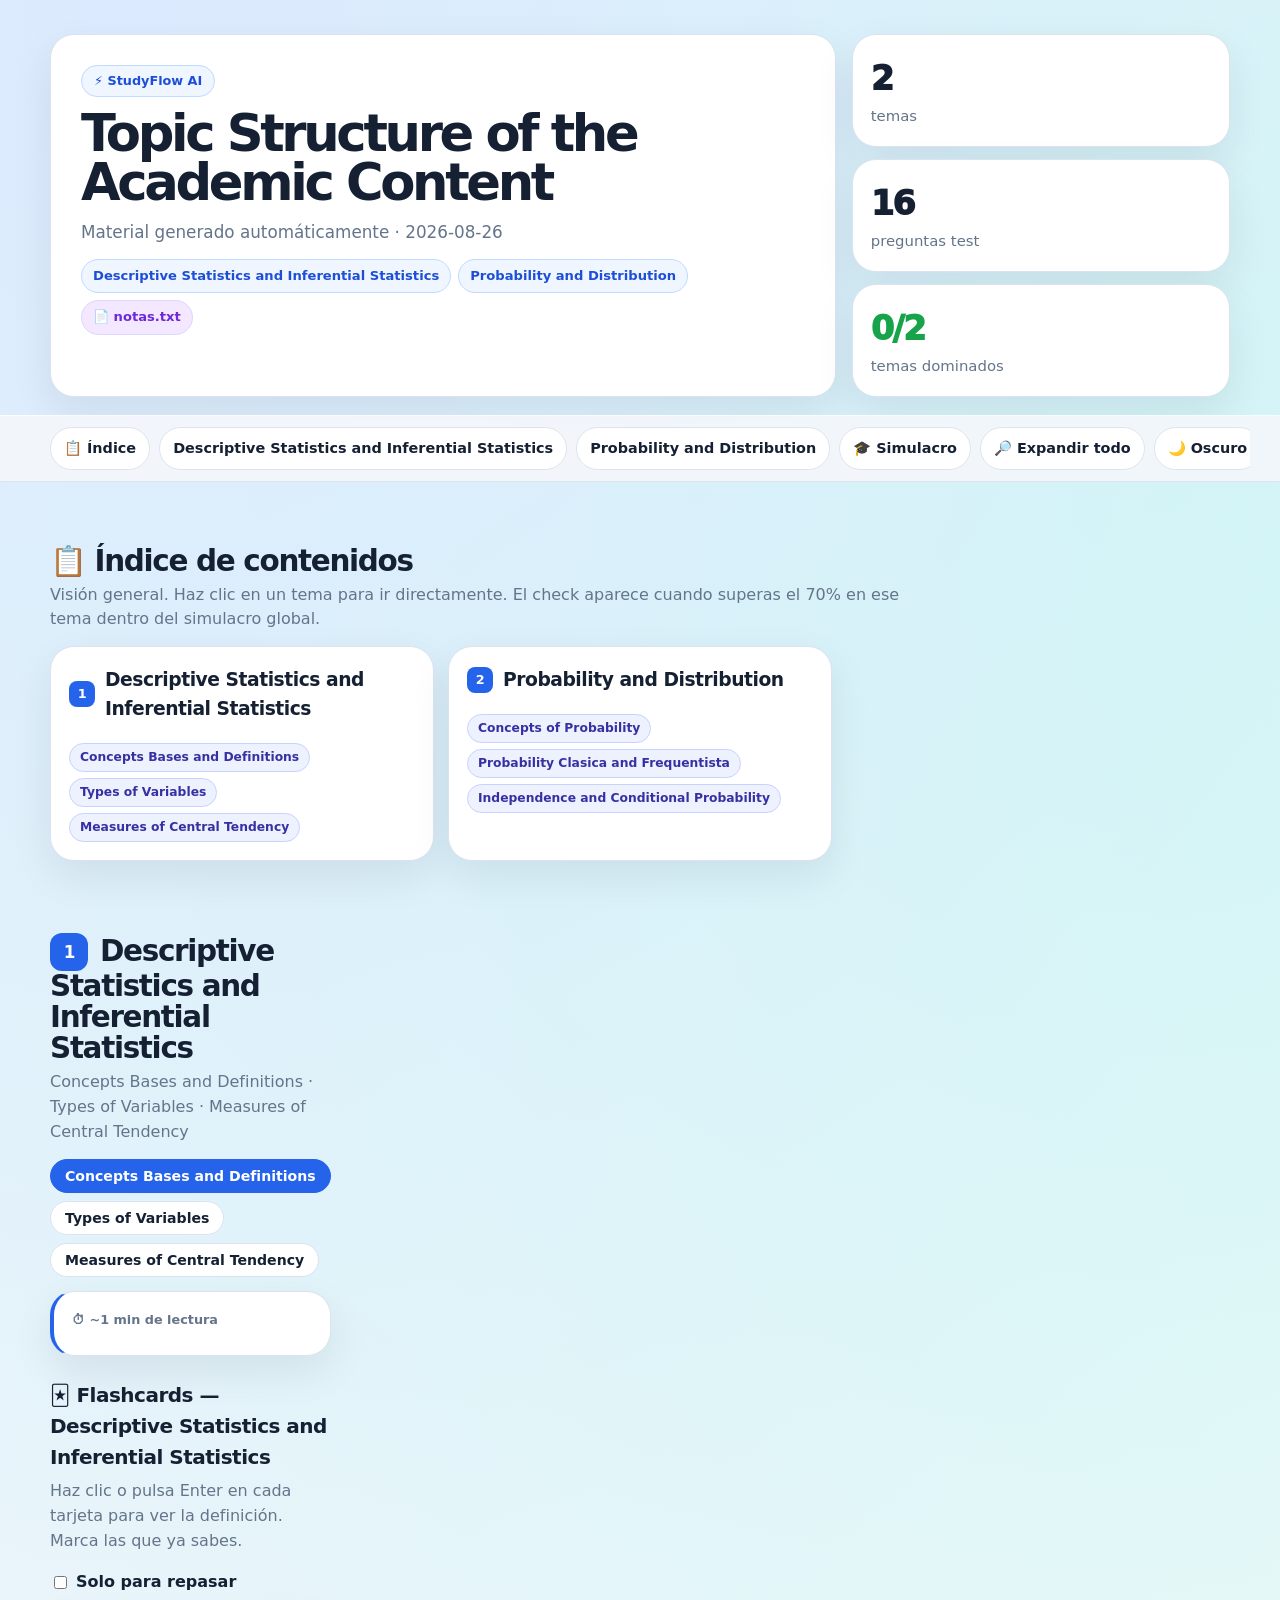
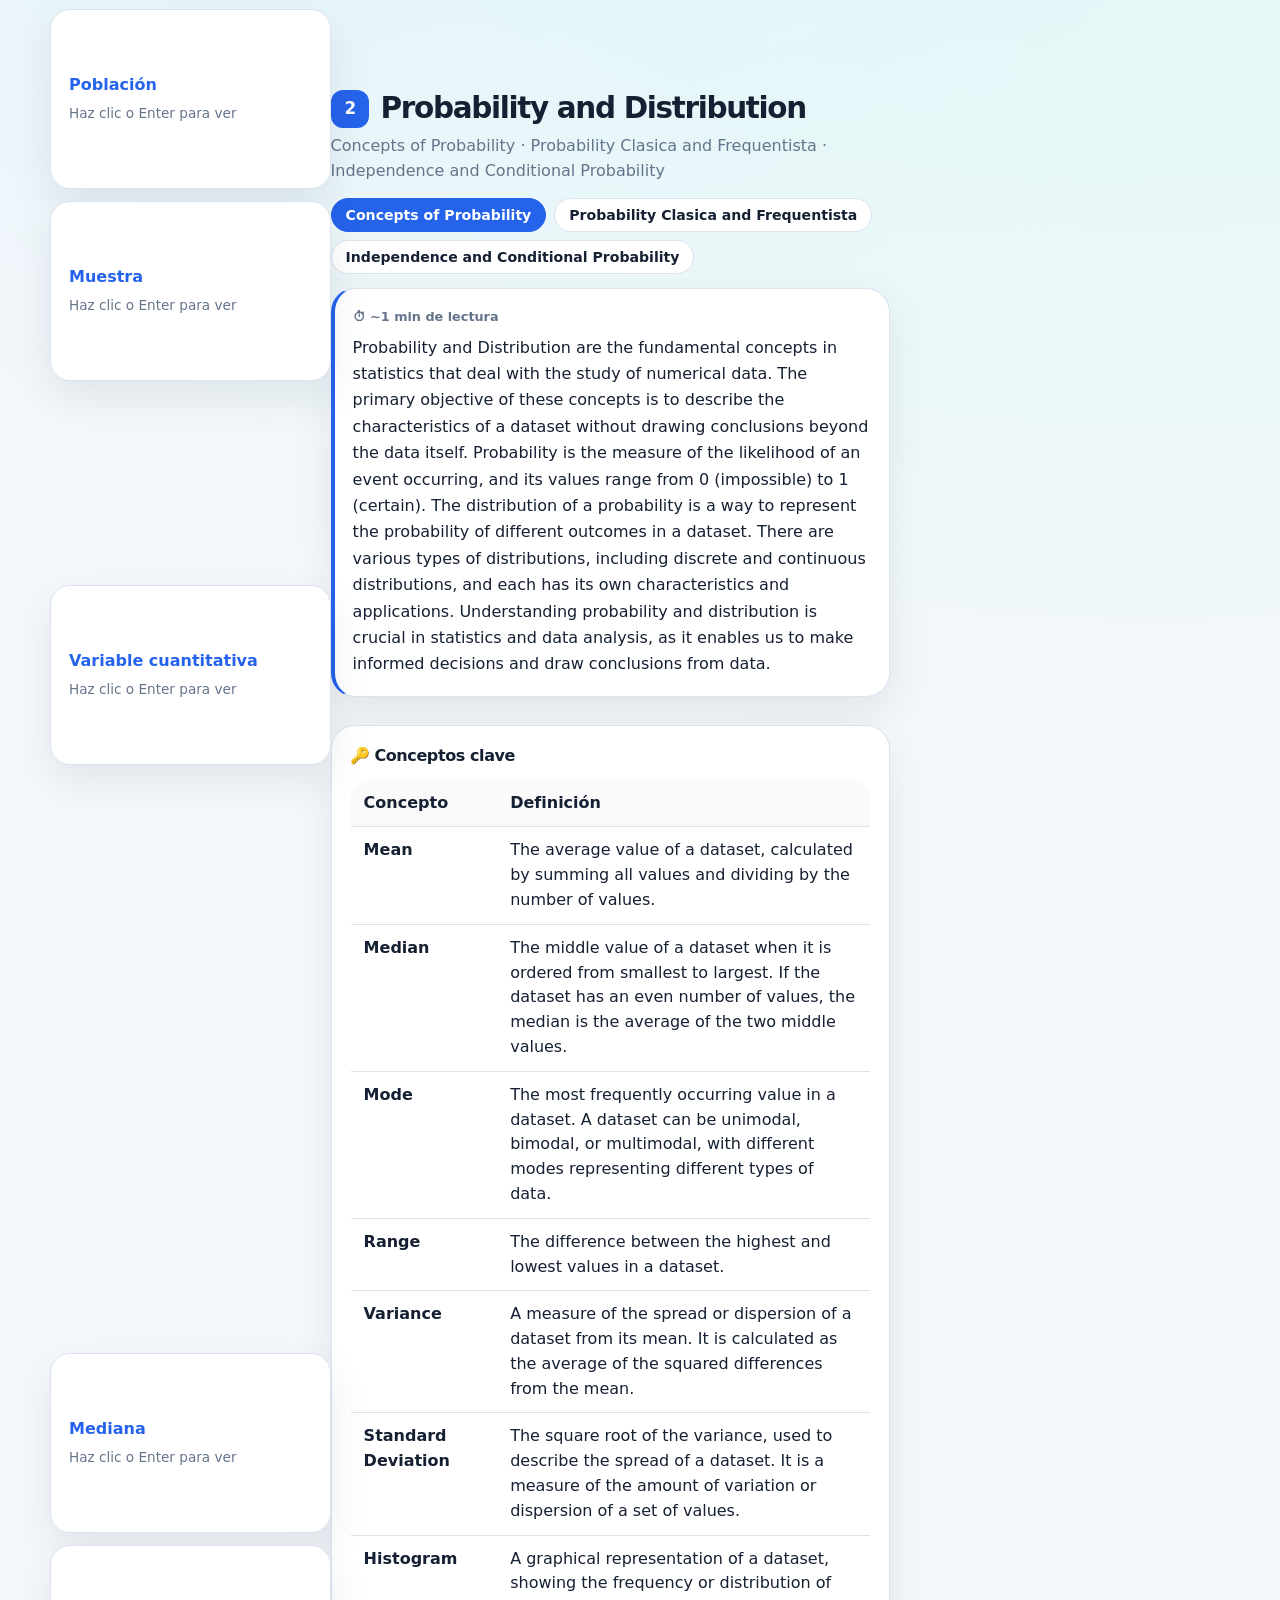
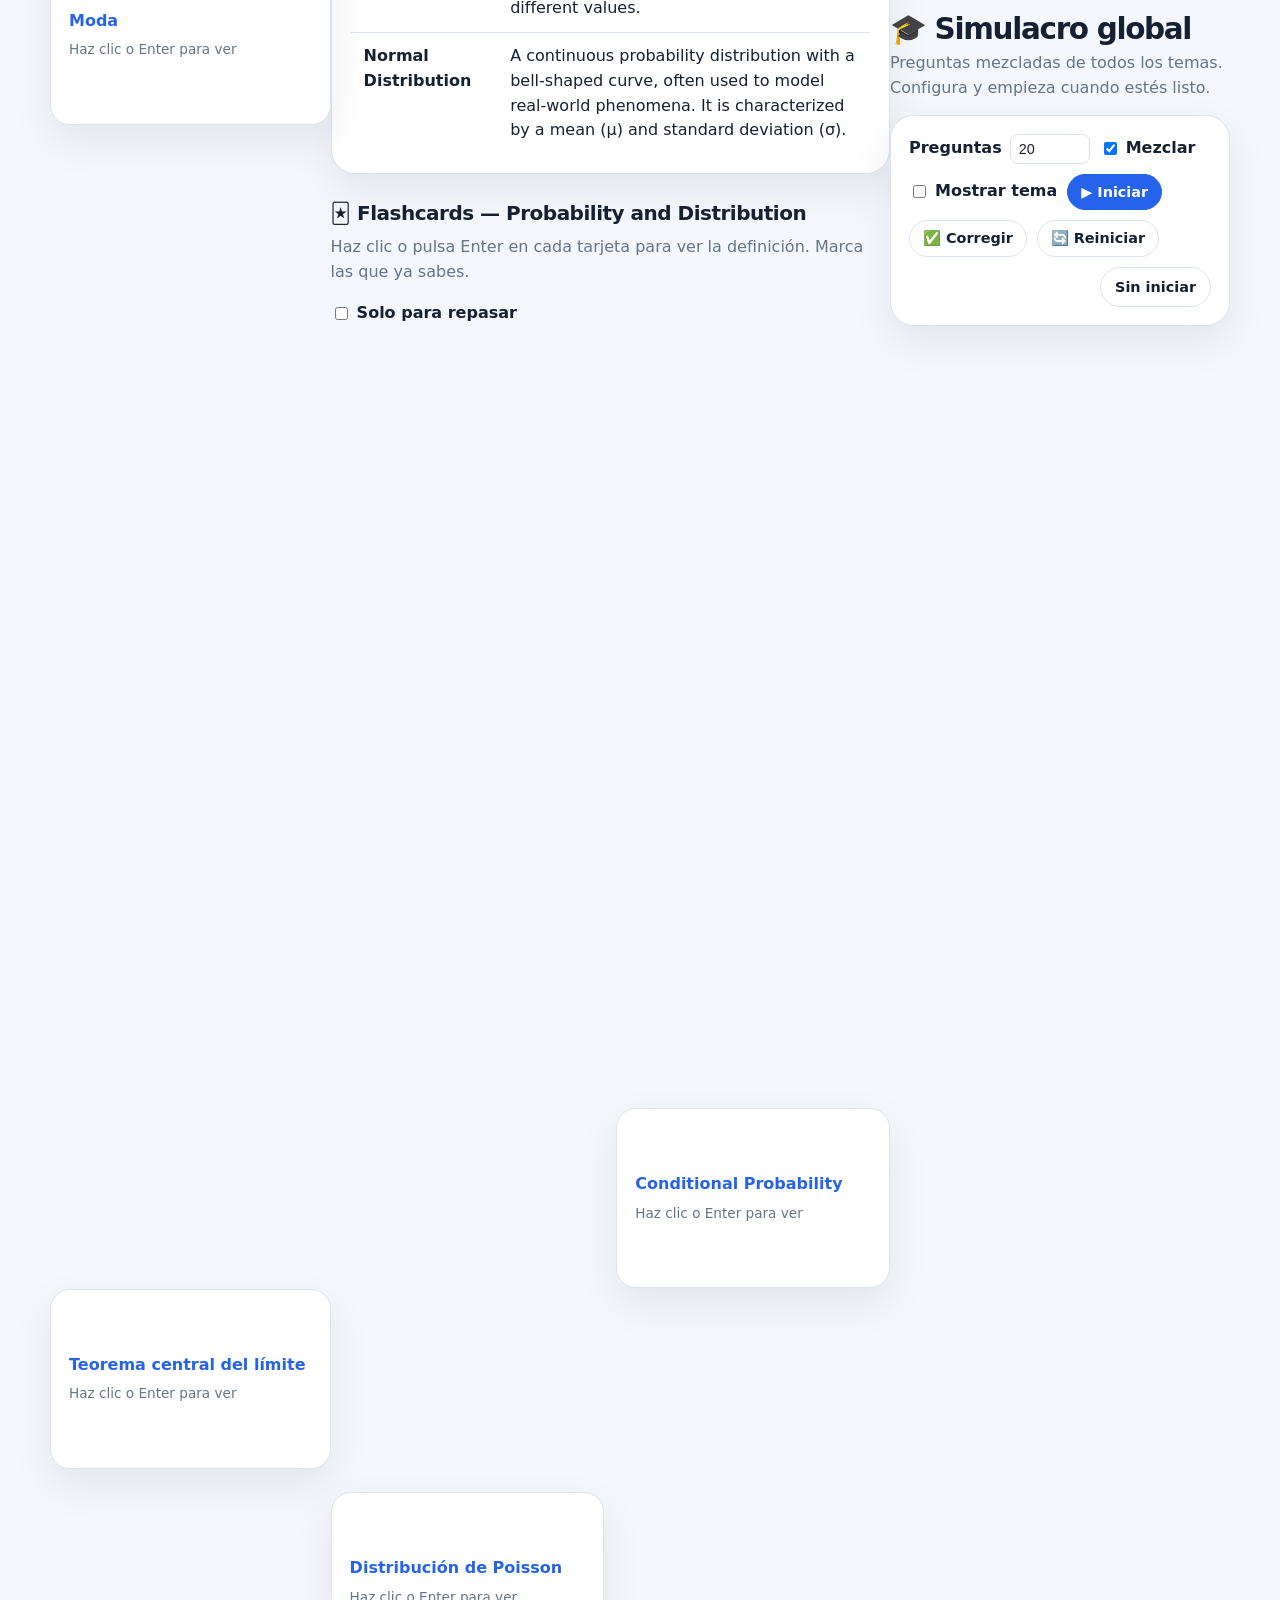
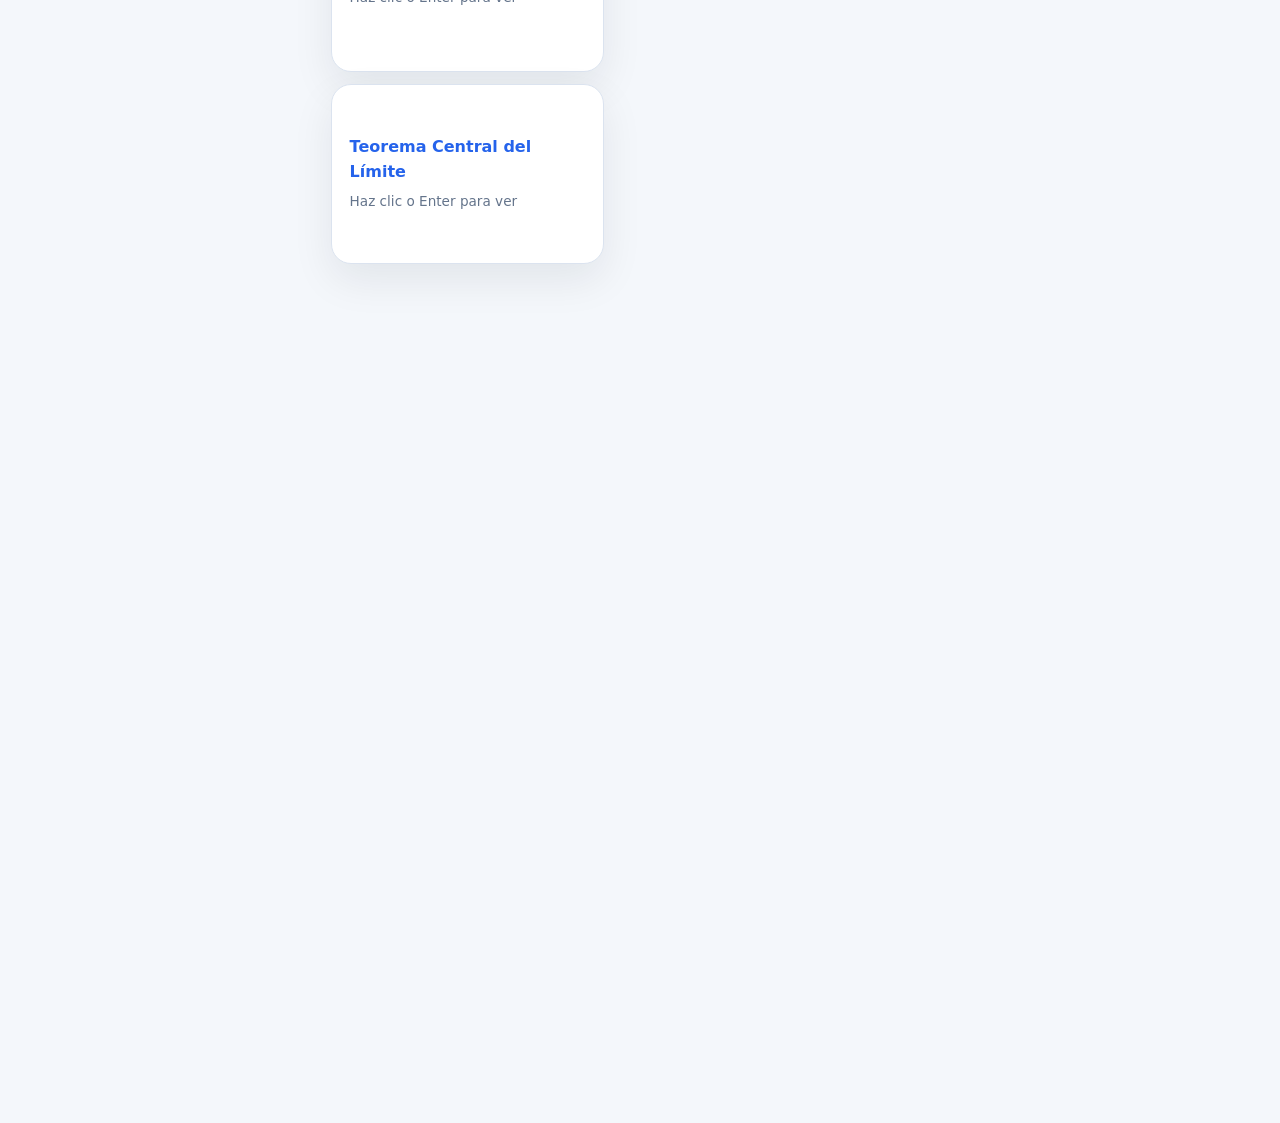
<file: src/studyflow/mlruns/1/17e636c0848e451586b8957f73e9695d/artifacts/index.html>
<!DOCTYPE html>
<html lang="es">
<head>
<meta charset="UTF-8"/>
<meta name="viewport" content="width=device-width, initial-scale=1.0"/>
<title>Topic Structure of the Academic Content — StudyFlow AI</title>
<style>
:root{
  --bg:#f4f7fb;--card:#fff;--text:#152033;--muted:#64748b;--border:#dbe3ef;
  --primary:#2563eb;--primary-dark:#1e40af;--ok:#16a34a;--ok-bg:#dcfce7;
  --bad:#dc2626;--bad-bg:#fee2e2;--warn:#d97706;--warn-bg:#fef3c7;
  --purple:#7c3aed;--purple-bg:#f3e8ff;--cyan-bg:#ecfeff;--cyan:#0e7490;
  --shadow:0 16px 42px rgba(15,23,42,.08);--radius:24px;
}
html[data-theme="dark"]{
  --bg:#0f1420;--card:#1a2233;--text:#e6ebf5;--muted:#93a0bd;--border:#2c3650;
  --primary:#5b8def;--primary-dark:#7ea6f5;--ok:#22c55e;--ok-bg:#14301f;
  --bad:#f87171;--bad-bg:#3a1717;--warn:#fbbf24;--warn-bg:#3a2c0d;
  --purple:#a78bfa;--purple-bg:#2a2044;--cyan-bg:#0d2b30;--cyan:#5eead4;
  --shadow:0 16px 42px rgba(0,0,0,.45);
}
*{box-sizing:border-box}html{scroll-behavior:smooth}
.skip-link{position:absolute;left:-999px;top:0;background:var(--primary);color:#fff;
  padding:10px 16px;border-radius:0 0 10px 0;z-index:999;font-weight:800}
.skip-link:focus{left:0}
body{
  margin:0;
  font-family:Inter,system-ui,-apple-system,BlinkMacSystemFont,"Segoe UI",sans-serif;
  color:var(--text);
  background:radial-gradient(circle at 10% 0%,#dbeafe 0%,rgba(219,234,254,0) 34%),
             radial-gradient(circle at 90% 8%,#ccfbf1 0%,rgba(204,251,241,0) 34%),
             var(--bg);
  line-height:1.55;
  transition:background-color .2s ease,color .2s ease
}
html[data-theme="dark"] body{
  background:radial-gradient(circle at 10% 0%,#1b2a4a 0%,rgba(27,42,74,0) 34%),
             radial-gradient(circle at 90% 8%,#0d3b3a 0%,rgba(13,59,58,0) 34%),
             var(--bg)
}
header,main,.nav-inner{max-width:1220px;margin:0 auto}
header{padding:34px 20px 18px}
.hero{display:grid;grid-template-columns:1.35fr .65fr;gap:16px}
.hero-card,.stat-card,.panel,.card,.quiz-card,.module{
  background:var(--card);border:1px solid var(--border);
  border-radius:var(--radius);box-shadow:var(--shadow)
}
.hero-card{padding:30px}
.sf-badge{display:inline-block;background:#eff6ff;color:#1d4ed8;border:1px solid #bfdbfe;
  border-radius:999px;padding:5px 12px;font-size:.8rem;font-weight:800;margin-bottom:12px}
html[data-theme="dark"] .sf-badge{background:#1e2a4a;color:#93b4fb;border-color:#2c3d63}
h1{font-size:clamp(2rem,4vw,4rem);line-height:.96;letter-spacing:-.065em;margin:0 0 12px}
h3,h4{letter-spacing:-.025em;margin:0 0 10px}
h4{font-size:1rem;color:var(--text)}
.subtitle{color:var(--muted);font-size:1.05rem;margin:0 0 14px}
.badges{display:flex;flex-wrap:wrap;gap:7px;margin-top:14px}
.badge{display:inline-flex;border-radius:999px;font-weight:900;align-items:center;
  padding:6px 11px;background:#eff6ff;color:#1d4ed8;border:1px solid #bfdbfe;font-size:.82rem}
html[data-theme="dark"] .badge{background:#1e2a4a;color:#93b4fb;border-color:#2c3d63}
.badge.source{background:#f3e8ff;color:#6d28d9;border-color:#ddd6fe}
html[data-theme="dark"] .badge.source{background:#241a3d;color:#c4a9f7;border-color:#382a5c}
.stat-grid{display:grid;gap:12px}
.stat-card{padding:18px}
.stat-number{font-size:2.1rem;font-weight:950;letter-spacing:-.05em}
.stat-label{color:var(--muted);font-size:.93rem}
.progress-card .stat-number{color:var(--ok)}
nav{position:sticky;top:0;z-index:50;background:rgba(244,247,251,.91);
  backdrop-filter:blur(12px);border-top:1px solid rgba(255,255,255,.55);
  border-bottom:1px solid var(--border)}
html[data-theme="dark"] nav{background:rgba(15,20,32,.88);border-top-color:rgba(255,255,255,.06)}
.nav-inner{padding:11px 20px;display:flex;gap:9px;overflow-x:auto;scrollbar-width:none}
.nav-inner::-webkit-scrollbar{display:none}
.nav-link,button{
  border:1px solid var(--border);background:var(--card);color:var(--text);border-radius:999px;
  padding:9px 13px;font-weight:850;white-space:nowrap;cursor:pointer;font-size:.9rem;
  transition:transform .12s ease,border .18s ease,background .18s ease;
  text-decoration:none;display:inline-flex;align-items:center;font-family:inherit
}
.nav-link:hover,button:hover{transform:translateY(-1px);border-color:#93c5fd;background:#f8fbff}
html[data-theme="dark"] .nav-link:hover,html[data-theme="dark"] button:hover{background:#22304d;border-color:#3d5a80}
button.primary{background:var(--primary);color:#fff;border-color:var(--primary)}
button.primary:hover{background:var(--primary-dark)}
.toggle-btn{margin-left:auto}
.toggle-btn[aria-pressed="true"]{background:var(--primary);color:#fff;border-color:var(--primary)}
:focus-visible{outline:3px solid var(--primary);outline-offset:2px}
main{padding:24px 20px 70px}
section{margin:32px 0;padding-top:8px}
.subsection{margin-top:24px}
.section-title{display:flex;justify-content:space-between;align-items:end;gap:16px;margin:0 0 14px;flex-wrap:wrap}
.section-title h2{margin:0;font-size:clamp(1.45rem,2.3vw,2.25rem);letter-spacing:-.045em;line-height:1.05}
.section-title h3{margin:0;font-size:1.25rem}
.section-title p{margin:6px 0 0;color:var(--muted);max-width:850px}
.grid2{display:grid;grid-template-columns:repeat(2,minmax(0,1fr));gap:14px}
.grid3{display:grid;grid-template-columns:repeat(3,minmax(0,1fr));gap:14px}
.panel,.card,.quiz-card,.module{padding:18px}
.muted-note{color:var(--muted)}
.topic-num{display:inline-flex;align-items:center;justify-content:center;
  width:26px;height:26px;background:var(--primary);color:#fff;border-radius:8px;
  font-size:.8rem;font-weight:900;margin-right:10px;flex-shrink:0}
.topic-num-lg{display:inline-flex;align-items:center;justify-content:center;
  width:38px;height:38px;background:var(--primary);color:#fff;border-radius:12px;
  font-size:1.05rem;font-weight:900;margin-right:12px;flex-shrink:0;vertical-align:middle}
.topic-link{color:var(--text);text-decoration:none;display:flex;align-items:center}
.topic-link:hover{color:var(--primary)}
.topic-check{margin-left:8px;color:var(--ok);font-weight:900}
.topic-check.done::after{content:"✓ dominado"}
.pills{display:flex;flex-wrap:wrap;gap:6px;margin-top:10px}
.pill{display:inline-flex;border-radius:999px;font-weight:800;align-items:center;
  padding:4px 10px;font-size:.77rem;background:#eef2ff;color:#3730a3;border:1px solid #c7d2fe}
html[data-theme="dark"] .pill{background:#1e2144;color:#a5b4fc;border-color:#312e70}
/* Tabs */
.subtopic-block{margin-bottom:10px}
.tabs{display:flex;flex-wrap:wrap;gap:8px;margin-bottom:14px}
.tab{border:1px solid var(--border);background:var(--card);color:var(--text);
  border-radius:999px;padding:8px 14px;font-weight:800;cursor:pointer;font-size:.88rem;
  transition:all .15s ease}
.tab.active{background:var(--primary);color:#fff;border-color:var(--primary)}
.tab-content{display:none}.tab-content.active{display:block}
body.expand-all .tab-content{display:block !important;margin-bottom:18px;
  border-top:2px dashed var(--border);padding-top:14px}
body.expand-all .tabs{display:none}
/* Subtopic content */
.subtopic-content{display:grid;gap:14px}
.explanation-panel{border-left:4px solid var(--primary)}
.reading-time{font-size:.8rem;color:var(--muted);font-weight:700;margin-bottom:8px}
.explanation-text p{margin:0 0 10px;color:var(--text);line-height:1.65}
.explanation-text p:last-child{margin-bottom:0}
/* Tables */
table{width:100%;border-collapse:collapse;border:1px solid var(--border);
  border-radius:18px;overflow:hidden;background:var(--card)}
th,td{padding:11px 13px;border-bottom:1px solid var(--border);text-align:left;vertical-align:top}
th{background:rgba(0,0,0,.02);font-weight:800}
html[data-theme="dark"] th{background:rgba(255,255,255,.03)}
tr:last-child td{border-bottom:0}
/* Quiz */
.quiz-grid{display:grid;grid-template-columns:repeat(auto-fill,minmax(340px,1fr));gap:12px}
.quiz-card{padding:18px}
.quiz-card h3{margin:0 0 12px;font-size:.97rem;line-height:1.4;letter-spacing:-.01em}
.opciones{display:grid;gap:7px}
.quiz-option{border:1px solid var(--border);border-radius:12px;padding:10px 13px;
  background:var(--card);cursor:pointer;font-size:.9rem;transition:all .15s ease;font-weight:600;
  text-align:left;width:100%;color:var(--text)}
.quiz-option:hover{background:#f0f7ff;border-color:#93c5fd}
html[data-theme="dark"] .quiz-option:hover{background:#1c2b4a}
.quiz-option.correct{background:var(--ok-bg);border-color:#22c55e;color:#14532d}
html[data-theme="dark"] .quiz-option.correct{color:#86efac}
.quiz-option.wrong{background:var(--bad-bg);border-color:#ef4444;color:#7f1d1d}
html[data-theme="dark"] .quiz-option.wrong{color:#fca5a5}
.quiz-option:disabled{cursor:default}
.quiz-note{margin-top:10px;font-size:.88rem;font-weight:700;border-radius:12px;
  padding:10px 12px;display:none}
.quiz-note.show{display:block}
.quiz-note.ok{background:var(--ok-bg);color:#14532d;border:1px solid #86efac}
.quiz-note.bad{background:var(--bad-bg);color:#7f1d1d;border:1px solid #fecaca}
html[data-theme="dark"] .quiz-note.ok{color:#86efac}
html[data-theme="dark"] .quiz-note.bad{color:#fca5a5}
.retry-btn{margin-top:10px;font-size:.8rem;padding:6px 12px;display:none}
/* Flashcards */
.flashcards{display:grid;grid-template-columns:repeat(auto-fill,minmax(220px,1fr));gap:12px}
.flip{perspective:1000px;min-height:180px;cursor:pointer}
.flip-inner{position:relative;width:100%;min-height:180px;transform-style:preserve-3d;
  transition:transform .45s ease}
.flip.flipped .flip-inner{transform:rotateY(180deg)}
.flip-front,.flip-back{position:absolute;inset:0;border-radius:20px;border:1px solid var(--border);
  background:var(--card);padding:18px;backface-visibility:hidden;box-shadow:var(--shadow);
  display:flex;flex-direction:column;justify-content:center}
.flip-back{transform:rotateY(180deg);background:var(--ok-bg);border-color:#86efac}
.flip-front strong{font-size:1rem;color:var(--primary);display:block;margin-bottom:6px}
.flip-front p{color:var(--muted);font-size:.85rem;margin:0}
.flip-back p{color:#14532d;margin:0 0 10px;font-size:.92rem;line-height:1.5}
html[data-theme="dark"] .flip-back p{color:#bbf7d0}
.flip-actions{display:flex;gap:6px}
.know-btn{font-size:.72rem;padding:5px 9px;border-radius:8px}
.know-btn[data-state="know"].active{background:var(--ok);color:#fff;border-color:var(--ok)}
.know-btn[data-state="review"].active{background:var(--warn);color:#fff;border-color:var(--warn)}
.flip.card-known{opacity:.55}
.flip.card-review .flip-front{border-color:var(--warn);border-width:2px}
.flip.filtered-out{display:none}
/* Exam */
.exam-toolbar{display:flex;flex-wrap:wrap;gap:10px;align-items:center}
.exam-control{display:flex;align-items:center;gap:8px;font-weight:700}
.exam-control input{border:1px solid var(--border);border-radius:8px;padding:6px 8px;font-size:.9rem;
  background:var(--card);color:var(--text)}
.toggle-label{display:flex;align-items:center;gap:6px;font-weight:700;cursor:pointer}
.score{margin-left:auto;background:var(--card);border:1px solid var(--border);
  border-radius:999px;padding:8px 14px;font-weight:900;font-size:.9rem}
.result{border-radius:16px;padding:14px}
.result.good{background:var(--ok-bg);color:#14532d;border:1px solid #86efac}
.result.bad{background:var(--bad-bg);color:#7f1d1d;border:1px solid #fecaca}
.result.warn{background:var(--warn-bg);color:#78350f;border:1px solid #fcd34d}
html[data-theme="dark"] .result.good{color:#86efac}
html[data-theme="dark"] .result.bad{color:#fca5a5}
html[data-theme="dark"] .result.warn{color:#fbbf24}
@media(max-width:900px){
  .hero,.grid2,.grid3{grid-template-columns:1fr}
  .score{margin-left:0;width:100%;text-align:center}
  .section-title{display:block}
}
@media print{
  nav,.exam-toolbar,.toggle-btn,.retry-btn,.flip-actions,.skip-link{display:none !important}
  body{background:white;color:#000}
  .tabs{display:none !important}
  .tab-content{display:block !important;page-break-inside:avoid;margin-bottom:16px}
  .panel,.quiz-card,.module,table,.flip{page-break-inside:avoid}
  .flip{perspective:none;min-height:auto}
  .flip-inner{position:static;transform:none !important;display:block}
  .flip-front,.flip-back{position:static;transform:none !important;box-shadow:none;
    border-radius:8px;margin-bottom:6px}
  .flip-back{background:#f0fdf4}
  .quiz-option{border:1px solid #ccc}
}
</style>
</head>
<body>

<a class="skip-link" href="#main-content">Saltar al contenido</a>

<header>
  <div class="hero">
    <div class="hero-card">
      <div class="sf-badge">⚡ StudyFlow AI</div>
      <h1>Topic Structure of the Academic Content</h1>
      <p class="subtitle">Material generado automáticamente · 2026-08-26</p>
      <div class="badges">
        <span class="badge">Descriptive Statistics and Inferential Statistics</span><span class="badge">Probability and Distribution</span>
        <span class="badge source">📄 notas.txt</span>
      </div>
    </div>
    <div class="stat-grid">
      <div class="stat-card">
        <div class="stat-number">2</div>
        <div class="stat-label">temas</div>
      </div>
      <div class="stat-card">
        <div class="stat-number">16</div>
        <div class="stat-label">preguntas test</div>
      </div>
      <div class="stat-card progress-card">
        <div class="stat-number" id="progressCount">0/2</div>
        <div class="stat-label">temas dominados</div>
      </div>
    </div>
  </div>
</header>

<nav>
  <div class="nav-inner">
    <a class="nav-link" href="#overview">📋 Índice</a>
    <a class="nav-link" href="#topic_1">Descriptive Statistics and Inferential Statistics</a><a class="nav-link" href="#topic_2">Probability and Distribution</a>
    <a class="nav-link" href="#exam">🎓 Simulacro</a>
    <button class="nav-link toggle-btn" id="expandAllBtn" type="button"
      title="Muestra todas las pestañas a la vez (útil para buscar con Ctrl+F)">🔎 Expandir todo</button>
    <button class="nav-link toggle-btn" id="darkModeBtn" type="button"
      aria-pressed="false" title="Alternar modo oscuro">🌙 Oscuro</button>
  </div>
</nav>

<main id="main-content">
  <section id="overview">
  <div class="section-title">
    <div><h2>📋 Índice de contenidos</h2>
    <p>Visión general. Haz clic en un tema para ir directamente. El check aparece cuando superas el 70% en ese tema dentro del simulacro global.</p></div>
  </div>
  <div class="grid3"><div class="module" id="overview-topic_1" data-topic-id="topic_1">
          <h3><a href="#topic_1" class="topic-link">
            <span class="topic-num">1</span>Descriptive Statistics and Inferential Statistics
            <span class="topic-check" aria-hidden="true"></span>
          </h3>
          <div class="pills">
            <span class="pill">Concepts Bases and Definitions</span><span class="pill">Types of Variables</span><span class="pill">Measures of Central Tendency</span>
          </div>
        </div><div class="module" id="overview-topic_2" data-topic-id="topic_2">
          <h3><a href="#topic_2" class="topic-link">
            <span class="topic-num">2</span>Probability and Distribution
            <span class="topic-check" aria-hidden="true"></span>
          </h3>
          <div class="pills">
            <span class="pill">Concepts of Probability</span><span class="pill">Probability Clasica and Frequentista</span><span class="pill">Independence and Conditional Probability</span>
          </div>
        </div></div>
</section>
  <section id="topic_1">
  <div class="section-title">
    <div>
      <h2><span class="topic-num-lg">1</span>Descriptive Statistics and Inferential Statistics</h2>
      <p>Concepts Bases and Definitions  ·  Types of Variables  ·  Measures of Central Tendency</p>
    </div>
  </div>

  <div class="subtopic-block">
  <div class="tabs" role="tablist"><button class="tab active" role="tab" id="tabbtn-topic_1__topic_1_sub_1" aria-controls="topic_1__topic_1_sub_1" aria-selected="true" onclick="openTab('topic_1__topic_1_sub_1', this, 'topic_1')">Concepts Bases and Definitions</button><button class="tab" role="tab" id="tabbtn-topic_1__topic_1_sub_2" aria-controls="topic_1__topic_1_sub_2" aria-selected="false" onclick="openTab('topic_1__topic_1_sub_2', this, 'topic_1')">Types of Variables</button><button class="tab" role="tab" id="tabbtn-topic_1__topic_1_sub_3" aria-controls="topic_1__topic_1_sub_3" aria-selected="false" onclick="openTab('topic_1__topic_1_sub_3', this, 'topic_1')">Measures of Central Tendency</button></div>
  <div class="tab-content active" id="topic_1__topic_1_sub_1" role="tabpanel" aria-labelledby="tabbtn-topic_1__topic_1_sub_1"><div class="subtopic-content">
  <div class="panel explanation-panel">
    <div class="reading-time">⏱ ~1 min de lectura</div>
    <div class="explanation-text"><p></p></div>
  </div>
  
</div></div><div class="tab-content" id="topic_1__topic_1_sub_2" role="tabpanel" aria-labelledby="tabbtn-topic_1__topic_1_sub_2"><div class="subtopic-content">
  <div class="panel explanation-panel">
    <div class="reading-time">⏱ ~1 min de lectura</div>
    <div class="explanation-text"><p></p></div>
  </div>
  
</div></div><div class="tab-content" id="topic_1__topic_1_sub_3" role="tabpanel" aria-labelledby="tabbtn-topic_1__topic_1_sub_3"><div class="subtopic-content">
  <div class="panel explanation-panel">
    <div class="reading-time">⏱ ~1 min de lectura</div>
    <div class="explanation-text"><p></p></div>
  </div>
  
</div></div>
</div>

  <div class="subsection">
    <div class="section-title"><div>
      <h3>🃏 Flashcards — Descriptive Statistics and Inferential Statistics</h3>
      <p>Haz clic o pulsa Enter en cada tarjeta para ver la definición. Marca las que ya sabes.</p>
    </div>
    <label class="toggle-label">
      <input type="checkbox" class="review-filter" data-topic="topic_1"> Solo para repasar
    </label>
    </div>
    <div class="flashcards" data-topic="topic_1"><div class="flip" id="flip-topic_1__fc0" data-fcid="topic_1__fc0" data-topic="topic_1"
          role="button" tabindex="0" aria-pressed="false"
          aria-label="Flashcard: Población. Pulsa Enter para ver la respuesta."
          onclick="flipCard('topic_1__fc0')" onkeydown="if(event.key==='Enter'||event.key===' '){event.preventDefault();flipCard('topic_1__fc0');}">
          <div class="flip-inner">
            <div class="flip-front">
              <strong>Población</strong>
              <p>Haz clic o Enter para ver</p>
            </div>
            <div class="flip-back">
              <p>A set of individuals within a defined area or population.</p>
              <div class="flip-actions" onclick="event.stopPropagation()">
                <button type="button" class="know-btn" data-fcid="topic_1__fc0" data-state="know" onclick="markCard(event,'topic_1__fc0','know')">✓ Lo sé</button>
                <button type="button" class="know-btn" data-fcid="topic_1__fc0" data-state="review" onclick="markCard(event,'topic_1__fc0','review')">↻ Repasar</button>
              </div>
            </div>
          </div>
        </div><div class="flip" id="flip-topic_1__fc1" data-fcid="topic_1__fc1" data-topic="topic_1"
          role="button" tabindex="0" aria-pressed="false"
          aria-label="Flashcard: Muestra. Pulsa Enter para ver la respuesta."
          onclick="flipCard('topic_1__fc1')" onkeydown="if(event.key==='Enter'||event.key===' '){event.preventDefault();flipCard('topic_1__fc1');}">
          <div class="flip-inner">
            <div class="flip-front">
              <strong>Muestra</strong>
              <p>Haz clic o Enter para ver</p>
            </div>
            <div class="flip-back">
              <p>A subset of individuals selected for analysis.</p>
              <div class="flip-actions" onclick="event.stopPropagation()">
                <button type="button" class="know-btn" data-fcid="topic_1__fc1" data-state="know" onclick="markCard(event,'topic_1__fc1','know')">✓ Lo sé</button>
                <button type="button" class="know-btn" data-fcid="topic_1__fc1" data-state="review" onclick="markCard(event,'topic_1__fc1','review')">↻ Repasar</button>
              </div>
            </div>
          </div>
        </div><div class="flip" id="flip-topic_1__fc2" data-fcid="topic_1__fc2" data-topic="topic_1"
          role="button" tabindex="0" aria-pressed="false"
          aria-label="Flashcard: Variable. Pulsa Enter para ver la respuesta."
          onclick="flipCard('topic_1__fc2')" onkeydown="if(event.key==='Enter'||event.key===' '){event.preventDefault();flipCard('topic_1__fc2');}">
          <div class="flip-inner">
            <div class="flip-front">
              <strong>Variable</strong>
              <p>Haz clic o Enter para ver</p>
            </div>
            <div class="flip-back">
              <p>A characteristic or attribute of the individuals within a population.</p>
              <div class="flip-actions" onclick="event.stopPropagation()">
                <button type="button" class="know-btn" data-fcid="topic_1__fc2" data-state="know" onclick="markCard(event,'topic_1__fc2','know')">✓ Lo sé</button>
                <button type="button" class="know-btn" data-fcid="topic_1__fc2" data-state="review" onclick="markCard(event,'topic_1__fc2','review')">↻ Repasar</button>
              </div>
            </div>
          </div>
        </div><div class="flip" id="flip-topic_1__fc3" data-fcid="topic_1__fc3" data-topic="topic_1"
          role="button" tabindex="0" aria-pressed="false"
          aria-label="Flashcard: Variable cuantitativa. Pulsa Enter para ver la respuesta."
          onclick="flipCard('topic_1__fc3')" onkeydown="if(event.key==='Enter'||event.key===' '){event.preventDefault();flipCard('topic_1__fc3');}">
          <div class="flip-inner">
            <div class="flip-front">
              <strong>Variable cuantitativa</strong>
              <p>Haz clic o Enter para ver</p>
            </div>
            <div class="flip-back">
              <p>A numerical variable that can take on any value within a given range.</p>
              <div class="flip-actions" onclick="event.stopPropagation()">
                <button type="button" class="know-btn" data-fcid="topic_1__fc3" data-state="know" onclick="markCard(event,'topic_1__fc3','know')">✓ Lo sé</button>
                <button type="button" class="know-btn" data-fcid="topic_1__fc3" data-state="review" onclick="markCard(event,'topic_1__fc3','review')">↻ Repasar</button>
              </div>
            </div>
          </div>
        </div><div class="flip" id="flip-topic_1__fc4" data-fcid="topic_1__fc4" data-topic="topic_1"
          role="button" tabindex="0" aria-pressed="false"
          aria-label="Flashcard: Variable cuantitativa continua. Pulsa Enter para ver la respuesta."
          onclick="flipCard('topic_1__fc4')" onkeydown="if(event.key==='Enter'||event.key===' '){event.preventDefault();flipCard('topic_1__fc4');}">
          <div class="flip-inner">
            <div class="flip-front">
              <strong>Variable cuantitativa continua</strong>
              <p>Haz clic o Enter para ver</p>
            </div>
            <div class="flip-back">
              <p>A numerical variable that can take on any value within a continuous range.</p>
              <div class="flip-actions" onclick="event.stopPropagation()">
                <button type="button" class="know-btn" data-fcid="topic_1__fc4" data-state="know" onclick="markCard(event,'topic_1__fc4','know')">✓ Lo sé</button>
                <button type="button" class="know-btn" data-fcid="topic_1__fc4" data-state="review" onclick="markCard(event,'topic_1__fc4','review')">↻ Repasar</button>
              </div>
            </div>
          </div>
        </div><div class="flip" id="flip-topic_1__fc5" data-fcid="topic_1__fc5" data-topic="topic_1"
          role="button" tabindex="0" aria-pressed="false"
          aria-label="Flashcard: Medida de tendencia central. Pulsa Enter para ver la respuesta."
          onclick="flipCard('topic_1__fc5')" onkeydown="if(event.key==='Enter'||event.key===' '){event.preventDefault();flipCard('topic_1__fc5');}">
          <div class="flip-inner">
            <div class="flip-front">
              <strong>Medida de tendencia central</strong>
              <p>Haz clic o Enter para ver</p>
            </div>
            <div class="flip-back">
              <p>The measure of the central tendency of a dataset, indicating the average value of a dataset.</p>
              <div class="flip-actions" onclick="event.stopPropagation()">
                <button type="button" class="know-btn" data-fcid="topic_1__fc5" data-state="know" onclick="markCard(event,'topic_1__fc5','know')">✓ Lo sé</button>
                <button type="button" class="know-btn" data-fcid="topic_1__fc5" data-state="review" onclick="markCard(event,'topic_1__fc5','review')">↻ Repasar</button>
              </div>
            </div>
          </div>
        </div><div class="flip" id="flip-topic_1__fc6" data-fcid="topic_1__fc6" data-topic="topic_1"
          role="button" tabindex="0" aria-pressed="false"
          aria-label="Flashcard: Media aritmética. Pulsa Enter para ver la respuesta."
          onclick="flipCard('topic_1__fc6')" onkeydown="if(event.key==='Enter'||event.key===' '){event.preventDefault();flipCard('topic_1__fc6');}">
          <div class="flip-inner">
            <div class="flip-front">
              <strong>Media aritmética</strong>
              <p>Haz clic o Enter para ver</p>
            </div>
            <div class="flip-back">
              <p>The average value of a dataset, calculated by summing all values and dividing by the number of values.</p>
              <div class="flip-actions" onclick="event.stopPropagation()">
                <button type="button" class="know-btn" data-fcid="topic_1__fc6" data-state="know" onclick="markCard(event,'topic_1__fc6','know')">✓ Lo sé</button>
                <button type="button" class="know-btn" data-fcid="topic_1__fc6" data-state="review" onclick="markCard(event,'topic_1__fc6','review')">↻ Repasar</button>
              </div>
            </div>
          </div>
        </div><div class="flip" id="flip-topic_1__fc7" data-fcid="topic_1__fc7" data-topic="topic_1"
          role="button" tabindex="0" aria-pressed="false"
          aria-label="Flashcard: Mediana. Pulsa Enter para ver la respuesta."
          onclick="flipCard('topic_1__fc7')" onkeydown="if(event.key==='Enter'||event.key===' '){event.preventDefault();flipCard('topic_1__fc7');}">
          <div class="flip-inner">
            <div class="flip-front">
              <strong>Mediana</strong>
              <p>Haz clic o Enter para ver</p>
            </div>
            <div class="flip-back">
              <p>The middle value of a dataset when it is ordered from smallest to largest.</p>
              <div class="flip-actions" onclick="event.stopPropagation()">
                <button type="button" class="know-btn" data-fcid="topic_1__fc7" data-state="know" onclick="markCard(event,'topic_1__fc7','know')">✓ Lo sé</button>
                <button type="button" class="know-btn" data-fcid="topic_1__fc7" data-state="review" onclick="markCard(event,'topic_1__fc7','review')">↻ Repasar</button>
              </div>
            </div>
          </div>
        </div><div class="flip" id="flip-topic_1__fc8" data-fcid="topic_1__fc8" data-topic="topic_1"
          role="button" tabindex="0" aria-pressed="false"
          aria-label="Flashcard: Moda. Pulsa Enter para ver la respuesta."
          onclick="flipCard('topic_1__fc8')" onkeydown="if(event.key==='Enter'||event.key===' '){event.preventDefault();flipCard('topic_1__fc8');}">
          <div class="flip-inner">
            <div class="flip-front">
              <strong>Moda</strong>
              <p>Haz clic o Enter para ver</p>
            </div>
            <div class="flip-back">
              <p>The most frequently occurring value in a dataset.</p>
              <div class="flip-actions" onclick="event.stopPropagation()">
                <button type="button" class="know-btn" data-fcid="topic_1__fc8" data-state="know" onclick="markCard(event,'topic_1__fc8','know')">✓ Lo sé</button>
                <button type="button" class="know-btn" data-fcid="topic_1__fc8" data-state="review" onclick="markCard(event,'topic_1__fc8','review')">↻ Repasar</button>
              </div>
            </div>
          </div>
        </div><div class="flip" id="flip-topic_1__fc9" data-fcid="topic_1__fc9" data-topic="topic_1"
          role="button" tabindex="0" aria-pressed="false"
          aria-label="Flashcard: Rango. Pulsa Enter para ver la respuesta."
          onclick="flipCard('topic_1__fc9')" onkeydown="if(event.key==='Enter'||event.key===' '){event.preventDefault();flipCard('topic_1__fc9');}">
          <div class="flip-inner">
            <div class="flip-front">
              <strong>Rango</strong>
              <p>Haz clic o Enter para ver</p>
            </div>
            <div class="flip-back">
              <p>The difference between the highest and lowest values in a dataset.</p>
              <div class="flip-actions" onclick="event.stopPropagation()">
                <button type="button" class="know-btn" data-fcid="topic_1__fc9" data-state="know" onclick="markCard(event,'topic_1__fc9','know')">✓ Lo sé</button>
                <button type="button" class="know-btn" data-fcid="topic_1__fc9" data-state="review" onclick="markCard(event,'topic_1__fc9','review')">↻ Repasar</button>
              </div>
            </div>
          </div>
        </div><div class="flip" id="flip-topic_1__fc10" data-fcid="topic_1__fc10" data-topic="topic_1"
          role="button" tabindex="0" aria-pressed="false"
          aria-label="Flashcard: Varianza. Pulsa Enter para ver la respuesta."
          onclick="flipCard('topic_1__fc10')" onkeydown="if(event.key==='Enter'||event.key===' '){event.preventDefault();flipCard('topic_1__fc10');}">
          <div class="flip-inner">
            <div class="flip-front">
              <strong>Varianza</strong>
              <p>Haz clic o Enter para ver</p>
            </div>
            <div class="flip-back">
              <p>A measure of the spread or dispersion of a dataset, indicating how much individual data points differ from the mean.</p>
              <div class="flip-actions" onclick="event.stopPropagation()">
                <button type="button" class="know-btn" data-fcid="topic_1__fc10" data-state="know" onclick="markCard(event,'topic_1__fc10','know')">✓ Lo sé</button>
                <button type="button" class="know-btn" data-fcid="topic_1__fc10" data-state="review" onclick="markCard(event,'topic_1__fc10','review')">↻ Repasar</button>
              </div>
            </div>
          </div>
        </div><div class="flip" id="flip-topic_1__fc11" data-fcid="topic_1__fc11" data-topic="topic_1"
          role="button" tabindex="0" aria-pressed="false"
          aria-label="Flashcard: Desviación típica. Pulsa Enter para ver la respuesta."
          onclick="flipCard('topic_1__fc11')" onkeydown="if(event.key==='Enter'||event.key===' '){event.preventDefault();flipCard('topic_1__fc11');}">
          <div class="flip-inner">
            <div class="flip-front">
              <strong>Desviación típica</strong>
              <p>Haz clic o Enter para ver</p>
            </div>
            <div class="flip-back">
              <p>A measure of the spread or dispersion of a dataset, calculated as the square root of the variance.</p>
              <div class="flip-actions" onclick="event.stopPropagation()">
                <button type="button" class="know-btn" data-fcid="topic_1__fc11" data-state="know" onclick="markCard(event,'topic_1__fc11','know')">✓ Lo sé</button>
                <button type="button" class="know-btn" data-fcid="topic_1__fc11" data-state="review" onclick="markCard(event,'topic_1__fc11','review')">↻ Repasar</button>
              </div>
            </div>
          </div>
        </div><div class="flip" id="flip-topic_1__fc12" data-fcid="topic_1__fc12" data-topic="topic_1"
          role="button" tabindex="0" aria-pressed="false"
          aria-label="Flashcard: Coeficiente de variación. Pulsa Enter para ver la respuesta."
          onclick="flipCard('topic_1__fc12')" onkeydown="if(event.key==='Enter'||event.key===' '){event.preventDefault();flipCard('topic_1__fc12');}">
          <div class="flip-inner">
            <div class="flip-front">
              <strong>Coeficiente de variación</strong>
              <p>Haz clic o Enter para ver</p>
            </div>
            <div class="flip-back">
              <p>A measure of the relative variability of a dataset, calculated as the ratio of the variance to the mean.</p>
              <div class="flip-actions" onclick="event.stopPropagation()">
                <button type="button" class="know-btn" data-fcid="topic_1__fc12" data-state="know" onclick="markCard(event,'topic_1__fc12','know')">✓ Lo sé</button>
                <button type="button" class="know-btn" data-fcid="topic_1__fc12" data-state="review" onclick="markCard(event,'topic_1__fc12','review')">↻ Repasar</button>
              </div>
            </div>
          </div>
        </div><div class="flip" id="flip-topic_1__fc13" data-fcid="topic_1__fc13" data-topic="topic_1"
          role="button" tabindex="0" aria-pressed="false"
          aria-label="Flashcard: Distribución de frecuencia. Pulsa Enter para ver la respuesta."
          onclick="flipCard('topic_1__fc13')" onkeydown="if(event.key==='Enter'||event.key===' '){event.preventDefault();flipCard('topic_1__fc13');}">
          <div class="flip-inner">
            <div class="flip-front">
              <strong>Distribución de frecuencia</strong>
              <p>Haz clic o Enter para ver</p>
            </div>
            <div class="flip-back">
              <p>A graphical representation of the distribution of a dataset, showing the frequency of each value or range of values.</p>
              <div class="flip-actions" onclick="event.stopPropagation()">
                <button type="button" class="know-btn" data-fcid="topic_1__fc13" data-state="know" onclick="markCard(event,'topic_1__fc13','know')">✓ Lo sé</button>
                <button type="button" class="know-btn" data-fcid="topic_1__fc13" data-state="review" onclick="markCard(event,'topic_1__fc13','review')">↻ Repasar</button>
              </div>
            </div>
          </div>
        </div><div class="flip" id="flip-topic_1__fc14" data-fcid="topic_1__fc14" data-topic="topic_1"
          role="button" tabindex="0" aria-pressed="false"
          aria-label="Flashcard: Histograma. Pulsa Enter para ver la respuesta."
          onclick="flipCard('topic_1__fc14')" onkeydown="if(event.key==='Enter'||event.key===' '){event.preventDefault();flipCard('topic_1__fc14');}">
          <div class="flip-inner">
            <div class="flip-front">
              <strong>Histograma</strong>
              <p>Haz clic o Enter para ver</p>
            </div>
            <div class="flip-back">
              <p>A graphical representation of a distribution of a dataset, showing the frequency of each value or range of values.</p>
              <div class="flip-actions" onclick="event.stopPropagation()">
                <button type="button" class="know-btn" data-fcid="topic_1__fc14" data-state="know" onclick="markCard(event,'topic_1__fc14','know')">✓ Lo sé</button>
                <button type="button" class="know-btn" data-fcid="topic_1__fc14" data-state="review" onclick="markCard(event,'topic_1__fc14','review')">↻ Repasar</button>
              </div>
            </div>
          </div>
        </div><div class="flip" id="flip-topic_1__fc15" data-fcid="topic_1__fc15" data-topic="topic_1"
          role="button" tabindex="0" aria-pressed="false"
          aria-label="Flashcard: Teorema central del límite. Pulsa Enter para ver la respuesta."
          onclick="flipCard('topic_1__fc15')" onkeydown="if(event.key==='Enter'||event.key===' '){event.preventDefault();flipCard('topic_1__fc15');}">
          <div class="flip-inner">
            <div class="flip-front">
              <strong>Teorema central del límite</strong>
              <p>Haz clic o Enter para ver</p>
            </div>
            <div class="flip-back">
              <p>A mathematical statement that states that the distribution of the mean of a sample tends to a normal distribution as the sample size increases.</p>
              <div class="flip-actions" onclick="event.stopPropagation()">
                <button type="button" class="know-btn" data-fcid="topic_1__fc15" data-state="know" onclick="markCard(event,'topic_1__fc15','know')">✓ Lo sé</button>
                <button type="button" class="know-btn" data-fcid="topic_1__fc15" data-state="review" onclick="markCard(event,'topic_1__fc15','review')">↻ Repasar</button>
              </div>
            </div>
          </div>
        </div><div class="flip" id="flip-topic_1__fc16" data-fcid="topic_1__fc16" data-topic="topic_1"
          role="button" tabindex="0" aria-pressed="false"
          aria-label="Flashcard: Probabilidad clásica. Pulsa Enter para ver la respuesta."
          onclick="flipCard('topic_1__fc16')" onkeydown="if(event.key==='Enter'||event.key===' '){event.preventDefault();flipCard('topic_1__fc16');}">
          <div class="flip-inner">
            <div class="flip-front">
              <strong>Probabilidad clásica</strong>
              <p>Haz clic o Enter para ver</p>
            </div>
            <div class="flip-back">
              <p>The probability of an event occurring, calculated as the number of favorable outcomes divided by the total number of possible outcomes.</p>
              <div class="flip-actions" onclick="event.stopPropagation()">
                <button type="button" class="know-btn" data-fcid="topic_1__fc16" data-state="know" onclick="markCard(event,'topic_1__fc16','know')">✓ Lo sé</button>
                <button type="button" class="know-btn" data-fcid="topic_1__fc16" data-state="review" onclick="markCard(event,'topic_1__fc16','review')">↻ Repasar</button>
              </div>
            </div>
          </div>
        </div><div class="flip" id="flip-topic_1__fc17" data-fcid="topic_1__fc17" data-topic="topic_1"
          role="button" tabindex="0" aria-pressed="false"
          aria-label="Flashcard: Probabilidad frecuentista. Pulsa Enter para ver la respuesta."
          onclick="flipCard('topic_1__fc17')" onkeydown="if(event.key==='Enter'||event.key===' '){event.preventDefault();flipCard('topic_1__fc17');}">
          <div class="flip-inner">
            <div class="flip-front">
              <strong>Probabilidad frecuentista</strong>
              <p>Haz clic o Enter para ver</p>
            </div>
            <div class="flip-back">
              <p>The probability of an event occurring, calculated as the frequency of the event divided by the total number of possible outcomes.</p>
              <div class="flip-actions" onclick="event.stopPropagation()">
                <button type="button" class="know-btn" data-fcid="topic_1__fc17" data-state="know" onclick="markCard(event,'topic_1__fc17','know')">✓ Lo sé</button>
                <button type="button" class="know-btn" data-fcid="topic_1__fc17" data-state="review" onclick="markCard(event,'topic_1__fc17','review')">↻ Repasar</button>
              </div>
            </div>
          </div>
        </div><div class="flip" id="flip-topic_1__fc18" data-fcid="topic_1__fc18" data-topic="topic_1"
          role="button" tabindex="0" aria-pressed="false"
          aria-label="Flashcard: Regla de Bayes. Pulsa Enter para ver la respuesta."
          onclick="flipCard('topic_1__fc18')" onkeydown="if(event.key==='Enter'||event.key===' '){event.preventDefault();flipCard('topic_1__fc18');}">
          <div class="flip-inner">
            <div class="flip-front">
              <strong>Regla de Bayes</strong>
              <p>Haz clic o Enter para ver</p>
            </div>
            <div class="flip-back">
              <p>A mathematical statement that allows us to update the probability of an event based on new evidence.</p>
              <div class="flip-actions" onclick="event.stopPropagation()">
                <button type="button" class="know-btn" data-fcid="topic_1__fc18" data-state="know" onclick="markCard(event,'topic_1__fc18','know')">✓ Lo sé</button>
                <button type="button" class="know-btn" data-fcid="topic_1__fc18" data-state="review" onclick="markCard(event,'topic_1__fc18','review')">↻ Repasar</button>
              </div>
            </div>
          </div>
        </div><div class="flip" id="flip-topic_1__fc19" data-fcid="topic_1__fc19" data-topic="topic_1"
          role="button" tabindex="0" aria-pressed="false"
          aria-label="Flashcard: Distribución Binomial. Pulsa Enter para ver la respuesta."
          onclick="flipCard('topic_1__fc19')" onkeydown="if(event.key==='Enter'||event.key===' '){event.preventDefault();flipCard('topic_1__fc19');}">
          <div class="flip-inner">
            <div class="flip-front">
              <strong>Distribución Binomial</strong>
              <p>Haz clic o Enter para ver</p>
            </div>
            <div class="flip-back">
              <p>A discrete probability distribution that models the number of successes in a fixed number of independent trials.</p>
              <div class="flip-actions" onclick="event.stopPropagation()">
                <button type="button" class="know-btn" data-fcid="topic_1__fc19" data-state="know" onclick="markCard(event,'topic_1__fc19','know')">✓ Lo sé</button>
                <button type="button" class="know-btn" data-fcid="topic_1__fc19" data-state="review" onclick="markCard(event,'topic_1__fc19','review')">↻ Repasar</button>
              </div>
            </div>
          </div>
        </div><div class="flip" id="flip-topic_1__fc20" data-fcid="topic_1__fc20" data-topic="topic_1"
          role="button" tabindex="0" aria-pressed="false"
          aria-label="Flashcard: Distribución de Poisson. Pulsa Enter para ver la respuesta."
          onclick="flipCard('topic_1__fc20')" onkeydown="if(event.key==='Enter'||event.key===' '){event.preventDefault();flipCard('topic_1__fc20');}">
          <div class="flip-inner">
            <div class="flip-front">
              <strong>Distribución de Poisson</strong>
              <p>Haz clic o Enter para ver</p>
            </div>
            <div class="flip-back">
              <p>A discrete probability distribution that models the number of events in a fixed interval of time or space.</p>
              <div class="flip-actions" onclick="event.stopPropagation()">
                <button type="button" class="know-btn" data-fcid="topic_1__fc20" data-state="know" onclick="markCard(event,'topic_1__fc20','know')">✓ Lo sé</button>
                <button type="button" class="know-btn" data-fcid="topic_1__fc20" data-state="review" onclick="markCard(event,'topic_1__fc20','review')">↻ Repasar</button>
              </div>
            </div>
          </div>
        </div><div class="flip" id="flip-topic_1__fc21" data-fcid="topic_1__fc21" data-topic="topic_1"
          role="button" tabindex="0" aria-pressed="false"
          aria-label="Flashcard: Distribución Normal (Gaussiana). Pulsa Enter para ver la respuesta."
          onclick="flipCard('topic_1__fc21')" onkeydown="if(event.key==='Enter'||event.key===' '){event.preventDefault();flipCard('topic_1__fc21');}">
          <div class="flip-inner">
            <div class="flip-front">
              <strong>Distribución Normal (Gaussiana)</strong>
              <p>Haz clic o Enter para ver</p>
            </div>
            <div class="flip-back">
              <p>A continuous probability distribution that models the data in a normal distribution.</p>
              <div class="flip-actions" onclick="event.stopPropagation()">
                <button type="button" class="know-btn" data-fcid="topic_1__fc21" data-state="know" onclick="markCard(event,'topic_1__fc21','know')">✓ Lo sé</button>
                <button type="button" class="know-btn" data-fcid="topic_1__fc21" data-state="review" onclick="markCard(event,'topic_1__fc21','review')">↻ Repasar</button>
              </div>
            </div>
          </div>
        </div></div>
  </div>

</section>
<section id="topic_2">
  <div class="section-title">
    <div>
      <h2><span class="topic-num-lg">2</span>Probability and Distribution</h2>
      <p>Concepts of Probability  ·  Probability Clasica and Frequentista  ·  Independence and Conditional Probability</p>
    </div>
  </div>

  <div class="subtopic-block">
  <div class="tabs" role="tablist"><button class="tab active" role="tab" id="tabbtn-topic_2__topic_2_sub_1" aria-controls="topic_2__topic_2_sub_1" aria-selected="true" onclick="openTab('topic_2__topic_2_sub_1', this, 'topic_2')">Concepts of Probability</button><button class="tab" role="tab" id="tabbtn-topic_2__topic_2_sub_2" aria-controls="topic_2__topic_2_sub_2" aria-selected="false" onclick="openTab('topic_2__topic_2_sub_2', this, 'topic_2')">Probability Clasica and Frequentista</button><button class="tab" role="tab" id="tabbtn-topic_2__topic_2_sub_3" aria-controls="topic_2__topic_2_sub_3" aria-selected="false" onclick="openTab('topic_2__topic_2_sub_3', this, 'topic_2')">Independence and Conditional Probability</button></div>
  <div class="tab-content active" id="topic_2__topic_2_sub_1" role="tabpanel" aria-labelledby="tabbtn-topic_2__topic_2_sub_1"><div class="subtopic-content">
  <div class="panel explanation-panel">
    <div class="reading-time">⏱ ~1 min de lectura</div>
    <div class="explanation-text"><p>Probability and Distribution are the fundamental concepts in statistics that deal with the study of numerical data. The primary objective of these concepts is to describe the characteristics of a dataset without drawing conclusions beyond the data itself. Probability is the measure of the likelihood of an event occurring, and its values range from 0 (impossible) to 1 (certain). The distribution of a probability is a way to represent the probability of different outcomes in a dataset. There are various types of distributions, including discrete and continuous distributions, and each has its own characteristics and applications. Understanding probability and distribution is crucial in statistics and data analysis, as it enables us to make informed decisions and draw conclusions from data.</p></div>
  </div>
  <div class="panel" style="margin-top:14px">
      <h4>🔑 Conceptos clave</h4>
      <table>
        <tr><th scope="col">Concepto</th><th scope="col">Definición</th></tr>
        <tr><td><strong>Mean</strong></td><td>The average value of a dataset, calculated by summing all values and dividing by the number of values.</td></tr><tr><td><strong>Median</strong></td><td>The middle value of a dataset when it is ordered from smallest to largest. If the dataset has an even number of values, the median is the average of the two middle values.</td></tr><tr><td><strong>Mode</strong></td><td>The most frequently occurring value in a dataset. A dataset can be unimodal, bimodal, or multimodal, with different modes representing different types of data.</td></tr><tr><td><strong>Range</strong></td><td>The difference between the highest and lowest values in a dataset.</td></tr><tr><td><strong>Variance</strong></td><td>A measure of the spread or dispersion of a dataset from its mean. It is calculated as the average of the squared differences from the mean.</td></tr><tr><td><strong>Standard Deviation</strong></td><td>The square root of the variance, used to describe the spread of a dataset. It is a measure of the amount of variation or dispersion of a set of values.</td></tr><tr><td><strong>Histogram</strong></td><td>A graphical representation of a dataset, showing the frequency or distribution of different values.</td></tr><tr><td><strong>Normal Distribution</strong></td><td>A continuous probability distribution with a bell-shaped curve, often used to model real-world phenomena. It is characterized by a mean (μ) and standard deviation (σ).</td></tr>
      </table>
    </div>
</div></div><div class="tab-content" id="topic_2__topic_2_sub_2" role="tabpanel" aria-labelledby="tabbtn-topic_2__topic_2_sub_2"><div class="subtopic-content">
  <div class="panel explanation-panel">
    <div class="reading-time">⏱ ~1 min de lectura</div>
    <div class="explanation-text"><p>Probability and Distribution: A Comprehensive Overview</p></div>
  </div>
  <div class="panel" style="margin-top:14px">
      <h4>🔑 Conceptos clave</h4>
      <table>
        <tr><th scope="col">Concepto</th><th scope="col">Definición</th></tr>
        <tr><td><strong>Probability</strong></td><td>A measure of the likelihood of an event occurring</td></tr><tr><td><strong>Distributions</strong></td><td>A way to represent the probability of different outcomes in a dataset</td></tr><tr><td><strong>Probability Classes</strong></td><td>A way to categorize probabilities based on the number of outcomes that satisfy a condition</td></tr><tr><td><strong>Probability Measures</strong></td><td>A way to quantify the probability of an event occurring</td></tr><tr><td><strong>Conditional Probability</strong></td><td>The probability of an event occurring given that another event has occurred</td></tr><tr><td><strong>Bayes&#x27; Theorem</strong></td><td>A formula for updating the probability of a hypothesis based on new evidence</td></tr><tr><td><strong>Normal Distribution</strong></td><td>A continuous probability distribution with a bell-shaped curve</td></tr><tr><td><strong>Poisson Distribution</strong></td><td>A discrete probability distribution used to model the number of events occurring in a fixed interval of time or space</td></tr><tr><td><strong>Z-Score</strong></td><td>A measure of how many standard deviations an element is from the mean in a normal distribution</td></tr>
      </table>
    </div>
</div></div><div class="tab-content" id="topic_2__topic_2_sub_3" role="tabpanel" aria-labelledby="tabbtn-topic_2__topic_2_sub_3"><div class="subtopic-content">
  <div class="panel explanation-panel">
    <div class="reading-time">⏱ ~1 min de lectura</div>
    <div class="explanation-text"><p></p></div>
  </div>
  
</div></div>
</div>

  <div class="subsection">
    <div class="section-title"><div>
      <h3>🃏 Flashcards — Probability and Distribution</h3>
      <p>Haz clic o pulsa Enter en cada tarjeta para ver la definición. Marca las que ya sabes.</p>
    </div>
    <label class="toggle-label">
      <input type="checkbox" class="review-filter" data-topic="topic_2"> Solo para repasar
    </label>
    </div>
    <div class="flashcards" data-topic="topic_2"><div class="flip" id="flip-topic_2__fc0" data-fcid="topic_2__fc0" data-topic="topic_2"
          role="button" tabindex="0" aria-pressed="false"
          aria-label="Flashcard: Probability and Distribution. Pulsa Enter para ver la respuesta."
          onclick="flipCard('topic_2__fc0')" onkeydown="if(event.key==='Enter'||event.key===' '){event.preventDefault();flipCard('topic_2__fc0');}">
          <div class="flip-inner">
            <div class="flip-front">
              <strong>Probability and Distribution</strong>
              <p>Haz clic o Enter para ver</p>
            </div>
            <div class="flip-back">
              <p>The branch of statistics that deals with the collection, organization, summarization, and presentation of data in a meaningful way.</p>
              <div class="flip-actions" onclick="event.stopPropagation()">
                <button type="button" class="know-btn" data-fcid="topic_2__fc0" data-state="know" onclick="markCard(event,'topic_2__fc0','know')">✓ Lo sé</button>
                <button type="button" class="know-btn" data-fcid="topic_2__fc0" data-state="review" onclick="markCard(event,'topic_2__fc0','review')">↻ Repasar</button>
              </div>
            </div>
          </div>
        </div><div class="flip" id="flip-topic_2__fc1" data-fcid="topic_2__fc1" data-topic="topic_2"
          role="button" tabindex="0" aria-pressed="false"
          aria-label="Flashcard: Poisson Distribution. Pulsa Enter para ver la respuesta."
          onclick="flipCard('topic_2__fc1')" onkeydown="if(event.key==='Enter'||event.key===' '){event.preventDefault();flipCard('topic_2__fc1');}">
          <div class="flip-inner">
            <div class="flip-front">
              <strong>Poisson Distribution</strong>
              <p>Haz clic o Enter para ver</p>
            </div>
            <div class="flip-back">
              <p>A discrete probability distribution that models the number of events occurring in a fixed interval of time or space, where the probability of occurrence is constant.</p>
              <div class="flip-actions" onclick="event.stopPropagation()">
                <button type="button" class="know-btn" data-fcid="topic_2__fc1" data-state="know" onclick="markCard(event,'topic_2__fc1','know')">✓ Lo sé</button>
                <button type="button" class="know-btn" data-fcid="topic_2__fc1" data-state="review" onclick="markCard(event,'topic_2__fc1','review')">↻ Repasar</button>
              </div>
            </div>
          </div>
        </div><div class="flip" id="flip-topic_2__fc2" data-fcid="topic_2__fc2" data-topic="topic_2"
          role="button" tabindex="0" aria-pressed="false"
          aria-label="Flashcard: Normal Distribution (Gaussiana). Pulsa Enter para ver la respuesta."
          onclick="flipCard('topic_2__fc2')" onkeydown="if(event.key==='Enter'||event.key===' '){event.preventDefault();flipCard('topic_2__fc2');}">
          <div class="flip-inner">
            <div class="flip-front">
              <strong>Normal Distribution (Gaussiana)</strong>
              <p>Haz clic o Enter para ver</p>
            </div>
            <div class="flip-back">
              <p>A continuous probability distribution that is symmetric about its mean, with a bell-shaped curve, and is often used to model real-world phenomena.</p>
              <div class="flip-actions" onclick="event.stopPropagation()">
                <button type="button" class="know-btn" data-fcid="topic_2__fc2" data-state="know" onclick="markCard(event,'topic_2__fc2','know')">✓ Lo sé</button>
                <button type="button" class="know-btn" data-fcid="topic_2__fc2" data-state="review" onclick="markCard(event,'topic_2__fc2','review')">↻ Repasar</button>
              </div>
            </div>
          </div>
        </div><div class="flip" id="flip-topic_2__fc3" data-fcid="topic_2__fc3" data-topic="topic_2"
          role="button" tabindex="0" aria-pressed="false"
          aria-label="Flashcard: Bayes&#x27; Theorem. Pulsa Enter para ver la respuesta."
          onclick="flipCard('topic_2__fc3')" onkeydown="if(event.key==='Enter'||event.key===' '){event.preventDefault();flipCard('topic_2__fc3');}">
          <div class="flip-inner">
            <div class="flip-front">
              <strong>Bayes&#x27; Theorem</strong>
              <p>Haz clic o Enter para ver</p>
            </div>
            <div class="flip-back">
              <p>A formula that allows us to update the probability of a hypothesis based on new evidence, using the prior probability and likelihood of the hypothesis.</p>
              <div class="flip-actions" onclick="event.stopPropagation()">
                <button type="button" class="know-btn" data-fcid="topic_2__fc3" data-state="know" onclick="markCard(event,'topic_2__fc3','know')">✓ Lo sé</button>
                <button type="button" class="know-btn" data-fcid="topic_2__fc3" data-state="review" onclick="markCard(event,'topic_2__fc3','review')">↻ Repasar</button>
              </div>
            </div>
          </div>
        </div><div class="flip" id="flip-topic_2__fc4" data-fcid="topic_2__fc4" data-topic="topic_2"
          role="button" tabindex="0" aria-pressed="false"
          aria-label="Flashcard: Central Limit Theorem (CLT). Pulsa Enter para ver la respuesta."
          onclick="flipCard('topic_2__fc4')" onkeydown="if(event.key==='Enter'||event.key===' '){event.preventDefault();flipCard('topic_2__fc4');}">
          <div class="flip-inner">
            <div class="flip-front">
              <strong>Central Limit Theorem (CLT)</strong>
              <p>Haz clic o Enter para ver</p>
            </div>
            <div class="flip-back">
              <p>A theorem that states that the distribution of the mean of a sample will be approximately normal, regardless of the underlying distribution of the population, when the sample size is sufficiently large.</p>
              <div class="flip-actions" onclick="event.stopPropagation()">
                <button type="button" class="know-btn" data-fcid="topic_2__fc4" data-state="know" onclick="markCard(event,'topic_2__fc4','know')">✓ Lo sé</button>
                <button type="button" class="know-btn" data-fcid="topic_2__fc4" data-state="review" onclick="markCard(event,'topic_2__fc4','review')">↻ Repasar</button>
              </div>
            </div>
          </div>
        </div><div class="flip" id="flip-topic_2__fc5" data-fcid="topic_2__fc5" data-topic="topic_2"
          role="button" tabindex="0" aria-pressed="false"
          aria-label="Flashcard: Histogram. Pulsa Enter para ver la respuesta."
          onclick="flipCard('topic_2__fc5')" onkeydown="if(event.key==='Enter'||event.key===' '){event.preventDefault();flipCard('topic_2__fc5');}">
          <div class="flip-inner">
            <div class="flip-front">
              <strong>Histogram</strong>
              <p>Haz clic o Enter para ver</p>
            </div>
            <div class="flip-back">
              <p>A graphical representation of a distribution, showing the frequency or density of different values or ranges.</p>
              <div class="flip-actions" onclick="event.stopPropagation()">
                <button type="button" class="know-btn" data-fcid="topic_2__fc5" data-state="know" onclick="markCard(event,'topic_2__fc5','know')">✓ Lo sé</button>
                <button type="button" class="know-btn" data-fcid="topic_2__fc5" data-state="review" onclick="markCard(event,'topic_2__fc5','review')">↻ Repasar</button>
              </div>
            </div>
          </div>
        </div><div class="flip" id="flip-topic_2__fc6" data-fcid="topic_2__fc6" data-topic="topic_2"
          role="button" tabindex="0" aria-pressed="false"
          aria-label="Flashcard: Probability Clasification. Pulsa Enter para ver la respuesta."
          onclick="flipCard('topic_2__fc6')" onkeydown="if(event.key==='Enter'||event.key===' '){event.preventDefault();flipCard('topic_2__fc6');}">
          <div class="flip-inner">
            <div class="flip-front">
              <strong>Probability Clasification</strong>
              <p>Haz clic o Enter para ver</p>
            </div>
            <div class="flip-back">
              <p>A method of classifying probabilities based on the relative likelihood of different outcomes, often used to simplify complex probability calculations.</p>
              <div class="flip-actions" onclick="event.stopPropagation()">
                <button type="button" class="know-btn" data-fcid="topic_2__fc6" data-state="know" onclick="markCard(event,'topic_2__fc6','know')">✓ Lo sé</button>
                <button type="button" class="know-btn" data-fcid="topic_2__fc6" data-state="review" onclick="markCard(event,'topic_2__fc6','review')">↻ Repasar</button>
              </div>
            </div>
          </div>
        </div><div class="flip" id="flip-topic_2__fc7" data-fcid="topic_2__fc7" data-topic="topic_2"
          role="button" tabindex="0" aria-pressed="false"
          aria-label="Flashcard: Independent Events. Pulsa Enter para ver la respuesta."
          onclick="flipCard('topic_2__fc7')" onkeydown="if(event.key==='Enter'||event.key===' '){event.preventDefault();flipCard('topic_2__fc7');}">
          <div class="flip-inner">
            <div class="flip-front">
              <strong>Independent Events</strong>
              <p>Haz clic o Enter para ver</p>
            </div>
            <div class="flip-back">
              <p>Events that occur simultaneously and are not affected by each other, such as flipping a coin and rolling a die.</p>
              <div class="flip-actions" onclick="event.stopPropagation()">
                <button type="button" class="know-btn" data-fcid="topic_2__fc7" data-state="know" onclick="markCard(event,'topic_2__fc7','know')">✓ Lo sé</button>
                <button type="button" class="know-btn" data-fcid="topic_2__fc7" data-state="review" onclick="markCard(event,'topic_2__fc7','review')">↻ Repasar</button>
              </div>
            </div>
          </div>
        </div><div class="flip" id="flip-topic_2__fc8" data-fcid="topic_2__fc8" data-topic="topic_2"
          role="button" tabindex="0" aria-pressed="false"
          aria-label="Flashcard: Mutually Excluasive Events. Pulsa Enter para ver la respuesta."
          onclick="flipCard('topic_2__fc8')" onkeydown="if(event.key==='Enter'||event.key===' '){event.preventDefault();flipCard('topic_2__fc8');}">
          <div class="flip-inner">
            <div class="flip-front">
              <strong>Mutually Excluasive Events</strong>
              <p>Haz clic o Enter para ver</p>
            </div>
            <div class="flip-back">
              <p>Events that cannot occur at the same time, such as a person being alive and dead at the same time.</p>
              <div class="flip-actions" onclick="event.stopPropagation()">
                <button type="button" class="know-btn" data-fcid="topic_2__fc8" data-state="know" onclick="markCard(event,'topic_2__fc8','know')">✓ Lo sé</button>
                <button type="button" class="know-btn" data-fcid="topic_2__fc8" data-state="review" onclick="markCard(event,'topic_2__fc8','review')">↻ Repasar</button>
              </div>
            </div>
          </div>
        </div><div class="flip" id="flip-topic_2__fc9" data-fcid="topic_2__fc9" data-topic="topic_2"
          role="button" tabindex="0" aria-pressed="false"
          aria-label="Flashcard: Conditional Probability. Pulsa Enter para ver la respuesta."
          onclick="flipCard('topic_2__fc9')" onkeydown="if(event.key==='Enter'||event.key===' '){event.preventDefault();flipCard('topic_2__fc9');}">
          <div class="flip-inner">
            <div class="flip-front">
              <strong>Conditional Probability</strong>
              <p>Haz clic o Enter para ver</p>
            </div>
            <div class="flip-back">
              <p>The probability of an event occurring given that another event has occurred, calculated as P(A|B) = P(A ∩ B) / P(B)</p>
              <div class="flip-actions" onclick="event.stopPropagation()">
                <button type="button" class="know-btn" data-fcid="topic_2__fc9" data-state="know" onclick="markCard(event,'topic_2__fc9','know')">✓ Lo sé</button>
                <button type="button" class="know-btn" data-fcid="topic_2__fc9" data-state="review" onclick="markCard(event,'topic_2__fc9','review')">↻ Repasar</button>
              </div>
            </div>
          </div>
        </div><div class="flip" id="flip-topic_2__fc10" data-fcid="topic_2__fc10" data-topic="topic_2"
          role="button" tabindex="0" aria-pressed="false"
          aria-label="Flashcard: Variable Aleatoria. Pulsa Enter para ver la respuesta."
          onclick="flipCard('topic_2__fc10')" onkeydown="if(event.key==='Enter'||event.key===' '){event.preventDefault();flipCard('topic_2__fc10');}">
          <div class="flip-inner">
            <div class="flip-front">
              <strong>Variable Aleatoria</strong>
              <p>Haz clic o Enter para ver</p>
            </div>
            <div class="flip-back">
              <p>A variable that assigns a value to each outcome of an experiment or situation, often used to model real-world phenomena.</p>
              <div class="flip-actions" onclick="event.stopPropagation()">
                <button type="button" class="know-btn" data-fcid="topic_2__fc10" data-state="know" onclick="markCard(event,'topic_2__fc10','know')">✓ Lo sé</button>
                <button type="button" class="know-btn" data-fcid="topic_2__fc10" data-state="review" onclick="markCard(event,'topic_2__fc10','review')">↻ Repasar</button>
              </div>
            </div>
          </div>
        </div><div class="flip" id="flip-topic_2__fc11" data-fcid="topic_2__fc11" data-topic="topic_2"
          role="button" tabindex="0" aria-pressed="false"
          aria-label="Flashcard: Distribución Binomial. Pulsa Enter para ver la respuesta."
          onclick="flipCard('topic_2__fc11')" onkeydown="if(event.key==='Enter'||event.key===' '){event.preventDefault();flipCard('topic_2__fc11');}">
          <div class="flip-inner">
            <div class="flip-front">
              <strong>Distribución Binomial</strong>
              <p>Haz clic o Enter para ver</p>
            </div>
            <div class="flip-back">
              <p>A discrete probability distribution that models the number of successes in a fixed number of independent trials, where each trial has a constant probability of success.</p>
              <div class="flip-actions" onclick="event.stopPropagation()">
                <button type="button" class="know-btn" data-fcid="topic_2__fc11" data-state="know" onclick="markCard(event,'topic_2__fc11','know')">✓ Lo sé</button>
                <button type="button" class="know-btn" data-fcid="topic_2__fc11" data-state="review" onclick="markCard(event,'topic_2__fc11','review')">↻ Repasar</button>
              </div>
            </div>
          </div>
        </div><div class="flip" id="flip-topic_2__fc12" data-fcid="topic_2__fc12" data-topic="topic_2"
          role="button" tabindex="0" aria-pressed="false"
          aria-label="Flashcard: Distribución de Poisson. Pulsa Enter para ver la respuesta."
          onclick="flipCard('topic_2__fc12')" onkeydown="if(event.key==='Enter'||event.key===' '){event.preventDefault();flipCard('topic_2__fc12');}">
          <div class="flip-inner">
            <div class="flip-front">
              <strong>Distribución de Poisson</strong>
              <p>Haz clic o Enter para ver</p>
            </div>
            <div class="flip-back">
              <p>A discrete probability distribution that models the number of events occurring in a fixed interval of time or space, where the probability of occurrence is constant and proportional to the number of events.</p>
              <div class="flip-actions" onclick="event.stopPropagation()">
                <button type="button" class="know-btn" data-fcid="topic_2__fc12" data-state="know" onclick="markCard(event,'topic_2__fc12','know')">✓ Lo sé</button>
                <button type="button" class="know-btn" data-fcid="topic_2__fc12" data-state="review" onclick="markCard(event,'topic_2__fc12','review')">↻ Repasar</button>
              </div>
            </div>
          </div>
        </div><div class="flip" id="flip-topic_2__fc13" data-fcid="topic_2__fc13" data-topic="topic_2"
          role="button" tabindex="0" aria-pressed="false"
          aria-label="Flashcard: Distribución Normal (Gaussiana). Pulsa Enter para ver la respuesta."
          onclick="flipCard('topic_2__fc13')" onkeydown="if(event.key==='Enter'||event.key===' '){event.preventDefault();flipCard('topic_2__fc13');}">
          <div class="flip-inner">
            <div class="flip-front">
              <strong>Distribución Normal (Gaussiana)</strong>
              <p>Haz clic o Enter para ver</p>
            </div>
            <div class="flip-back">
              <p>A continuous probability distribution that is symmetric about its mean, with a bell-shaped curve, and is often used to model real-world phenomena.</p>
              <div class="flip-actions" onclick="event.stopPropagation()">
                <button type="button" class="know-btn" data-fcid="topic_2__fc13" data-state="know" onclick="markCard(event,'topic_2__fc13','know')">✓ Lo sé</button>
                <button type="button" class="know-btn" data-fcid="topic_2__fc13" data-state="review" onclick="markCard(event,'topic_2__fc13','review')">↻ Repasar</button>
              </div>
            </div>
          </div>
        </div><div class="flip" id="flip-topic_2__fc14" data-fcid="topic_2__fc14" data-topic="topic_2"
          role="button" tabindex="0" aria-pressed="false"
          aria-label="Flashcard: Teorema Central del Límite. Pulsa Enter para ver la respuesta."
          onclick="flipCard('topic_2__fc14')" onkeydown="if(event.key==='Enter'||event.key===' '){event.preventDefault();flipCard('topic_2__fc14');}">
          <div class="flip-inner">
            <div class="flip-front">
              <strong>Teorema Central del Límite</strong>
              <p>Haz clic o Enter para ver</p>
            </div>
            <div class="flip-back">
              <p>A theorem that states that the distribution of the mean of a sample will be approximately normal, regardless of the underlying distribution of the population, when the sample size is sufficiently large.</p>
              <div class="flip-actions" onclick="event.stopPropagation()">
                <button type="button" class="know-btn" data-fcid="topic_2__fc14" data-state="know" onclick="markCard(event,'topic_2__fc14','know')">✓ Lo sé</button>
                <button type="button" class="know-btn" data-fcid="topic_2__fc14" data-state="review" onclick="markCard(event,'topic_2__fc14','review')">↻ Repasar</button>
              </div>
            </div>
          </div>
        </div></div>
  </div>

</section>
  <section id="exam">
  <div class="section-title">
    <div><h2>🎓 Simulacro global</h2>
    <p>Preguntas mezcladas de todos los temas. Configura y empieza cuando estés listo.</p></div>
  </div>
  <div class="panel" style="margin-bottom:14px">
    <div class="exam-toolbar">
      <div class="exam-control">
        <label for="examCount">Preguntas</label>
        <input type="number" id="examCount" value="20" min="5" max="200" style="width:80px">
      </div>
      <label class="toggle-label"><input type="checkbox" id="examShuffle" checked> Mezclar</label>
      <label class="toggle-label"><input type="checkbox" id="examShowTopic"> Mostrar tema</label>
      <button class="primary" type="button" onclick="startExam()">▶ Iniciar</button>
      <button type="button" onclick="gradeExam()">✅ Corregir</button>
      <button type="button" onclick="resetExam()">🔄 Reiniciar</button>
      <div class="score" id="examScore" role="status">Sin iniciar</div>
    </div>
  </div>
  <div id="examGrid" class="quiz-grid"></div>
  <div id="examBreakdown" class="result" style="display:none;margin-top:14px"></div>
  <div id="examHistory" class="panel" style="margin-top:14px;display:none">
    <h4>📈 Historial de simulacros</h4>
    <table id="examHistoryTable"><tr><th scope="col">Fecha</th><th scope="col">Resultado</th><th scope="col">%</th></tr></table>
  </div>
</section>
</main>

<script>
const QUESTIONS = [{"topicId": "topic_1", "topicName": "Descriptive Statistics and Inferential Statistics", "q": "What is the main objective of descriptive statistics?", "options": ["To infer conclusions about the population", "To describe the characteristics of a sample", "To compare the means of different groups", "To predict the outcomes of an experiment"], "answer": 0, "why": "Descriptive statistics are used to describe the characteristics of a sample, not the population. Descriptive statistics describe the features of a dataset, while inferential statistics make inferences about the population based on the sample data."}, {"topicId": "topic_1", "topicName": "Descriptive Statistics and Inferential Statistics", "q": "What is the name of the variable that represents the category of a variable?", "options": ["Nominal", "Ordinal", "Continuous", "Qualitative"], "answer": 0, "why": "Qualitative variables represent categories or labels, while quantitative variables represent numerical values. Qualitative variables are often represented as nominal or ordinal, while quantitative variables are typically represented as continuous."}, {"topicId": "topic_1", "topicName": "Descriptive Statistics and Inferential Statistics", "q": "What is the name of the measure that indicates the central tendency of a dataset?", "options": ["Mean", "Median", "Mode", "Standard Deviation"], "answer": 0, "why": "The mean is the average value of a dataset, while the median is the middle value when the data is arranged in order. The mode is the most frequently occurring value, while the standard deviation measures the spread of the data."}, {"topicId": "topic_1", "topicName": "Descriptive Statistics and Inferential Statistics", "q": "What is the name of the measure that indicates the dispersion of a dataset?", "options": ["Range", "Variance", "Standard Deviation", "Interquartile Range"], "answer": 0, "why": "The range is the difference between the highest and lowest values, while the variance measures the spread of the data. The standard deviation is a measure of the dispersion of a dataset, and the interquartile range is a measure of the spread of the middle 50% of the data."}, {"topicId": "topic_1", "topicName": "Descriptive Statistics and Inferential Statistics", "q": "What is the name of the distribution that is used to model the probability of an event?", "options": ["Normal Distribution", "Binomial Distribution", "Poisson Distribution", "Uniform Distribution"], "answer": 0, "why": "The normal distribution is a continuous distribution that is often used to model the probability of an event. The binomial distribution is used to model the number of successes in a fixed number of independent trials, while the Poisson distribution is used to model the number of events in a fixed interval of time or space. The uniform distribution is a discrete distribution that is often used to model the probability of an event."}, {"topicId": "topic_1", "topicName": "Descriptive Statistics and Inferential Statistics", "q": "What is the name of the theorem that states that the mean of a sample is an unbiased estimator of the population mean?", "options": ["TCL", "Bayes' Theorem", "Chebyshev's Inequality", "The Central Limit Theorem"], "answer": 0, "why": "The Central Limit Theorem states that the mean of a sample is an unbiased estimator of the population mean, and the standard deviation of the sample mean is proportional to the standard deviation of the population. This theorem is often used to approximate the distribution of the sample mean as the population mean."}, {"topicId": "topic_1", "topicName": "Descriptive Statistics and Inferential Statistics", "q": "What is the name of the probability distribution that is used to model the number of events in a fixed interval of time or space?", "options": ["Normal Distribution", "Binomial Distribution", "Poisson Distribution", "Uniform Distribution"], "answer": 0, "why": "The Poisson distribution is a discrete distribution that is often used to model the number of events in a fixed interval of time or space. The Poisson distribution is a good model when the events are rare and independent."}, {"topicId": "topic_1", "topicName": "Descriptive Statistics and Inferential Statistics", "q": "What is the name of the rule that states that the probability of the union of two events is equal to the sum of their individual probabilities minus the probability of their intersection?", "options": ["P(A ∪ B) = P(A) + P(B) - P(A ∩ B)", "P(A ∪ B) = P(A) + P(B) + P(A ∩ B)", "P(A ∪ B) = P(A) + P(B) - P(A ∩ B)", "P(A ∪ B) = P(A) + P(B) + P(A ∩ B)"], "answer": 0, "why": "The rule is known as the inclusion-exclusion principle, and it is used to calculate the probability of the union of two events."}, {"topicId": "topic_2", "topicName": "Probability and Distribution", "q": "What is the main objective of the estadística descriptiva?", "options": ["To describe the characteristics of a dataset", "To infer conclusions from the data", "To calculate the mean and standard deviation", "To calculate the variance and coefficient of variation"], "answer": 0, "why": "To describe the characteristics of a dataset, such as its mean, median, mode, range, variance, and standard deviation."}, {"topicId": "topic_2", "topicName": "Probability and Distribution", "q": "What are the three main types of variables in statistics?", "options": ["Nominal, ordinal, and quantitative variables", "Nominal, ordinal, and interval variables", "Quantitative, ordinal, and interval variables", "Quantitative, nominal, and interval variables"], "answer": 0, "why": "Nominal, ordinal, and quantitative variables: categorical, ordered, and numerical variables, respectively."}, {"topicId": "topic_2", "topicName": "Probability and Distribution", "q": "What is the name of the measure of central tendency that is sensitive to outliers?", "options": ["Mean", "Median", "Mode", "Standard Deviation", "Range", "Variance"], "answer": 1, "why": "The mean is sensitive to outliers."}, {"topicId": "topic_2", "topicName": "Probability and Distribution", "q": "What is the name of the measure of dispersion that indicates the variability of the data around the mean?", "options": ["Range", "Standard Deviation", "Variance", "Interquartile Range", "Median Absolute Deviation"], "answer": 1, "why": "The standard deviation is the measure of dispersion that indicates the variability of the data around the mean."}, {"topicId": "topic_2", "topicName": "Probability and Distribution", "q": "What is the name of the table that organizes the frequencies of a variable into classes or intervals?", "options": ["Histogram", "Bar Chart", "Scatter Plot", "Pie Chart", "Bar Graph"], "answer": 0, "why": "A histogram is the table that organizes the frequencies of a variable into classes or intervals."}, {"topicId": "topic_2", "topicName": "Probability and Distribution", "q": "What is the name of the distribution that is the most important and has a shape that is symmetrical around its mean?", "options": ["Normal Distribution", "Uniform Distribution", "Poisson Distribution", "Binomial Distribution"], "answer": 0, "why": "The normal distribution is the shape of the most important and symmetrical distribution."}, {"topicId": "topic_2", "topicName": "Probability and Distribution", "q": "What is the name of the theorem that states that the distribution of the mean of a sample tends to a normal distribution when the sample size is large?", "options": ["T-S Test", "Z Test", "Hypothesis Test", "Confidence Interval", "Regression Analysis"], "answer": 0, "why": "The T-S Test is the theorem that states that the distribution of the mean of a sample tends to a normal distribution when the sample size is large."}, {"topicId": "topic_2", "topicName": "Probability and Distribution", "q": "What is the name of the rule that states that the probability of an event is equal to the number of favorable outcomes divided by the total number of outcomes?", "options": ["P(A) = P(B) = P(A ∩ B)", "P(A|B) = P(B|A)", "P(A) = P(A ∪ B)", "P(A|B) = P(B|A) * P(A) / P(B)"], "answer": 1, "why": "P(A|B) = P(B|A) * P(A) / P(B)"}];
const TOPIC_IDS = ["topic_1", "topic_2"];
const NS = 'sf_topic-structure-of-the-academic-content_2026-08-26';

// -- localStorage helpers ---------------------------------------------------
function lsGet(key, fallback) {
  try {
    const v = localStorage.getItem(NS + '_' + key);
    return v === null ? fallback : JSON.parse(v);
  } catch (e) { return fallback; }
}
function lsSet(key, value) {
  try { localStorage.setItem(NS + '_' + key, JSON.stringify(value)); } catch (e) { /* storage unavailable */ }
}

// -- Dark mode ----------------------------------------------------------------
function applyTheme(dark) {
  document.documentElement.setAttribute('data-theme', dark ? 'dark' : 'light');
  document.getElementById('darkModeBtn').setAttribute('aria-pressed', dark ? 'true' : 'false');
  document.getElementById('darkModeBtn').textContent = dark ? '☀️ Claro' : '🌙 Oscuro';
}
function initTheme() {
  const stored = lsGet('theme', null);
  const dark = stored !== null ? stored : window.matchMedia('(prefers-color-scheme: dark)').matches;
  applyTheme(dark);
}
document.getElementById('darkModeBtn').addEventListener('click', () => {
  const isDark = document.documentElement.getAttribute('data-theme') === 'dark';
  applyTheme(!isDark);
  lsSet('theme', !isDark);
});
initTheme();

// -- Expand all tabs (fixes Ctrl+F only finding the active tab) --------------
function applyExpandAll(on) {
  document.body.classList.toggle('expand-all', on);
  const btn = document.getElementById('expandAllBtn');
  btn.setAttribute('aria-pressed', on ? 'true' : 'false');
  btn.textContent = on ? '🔎 Ver por pestañas' : '🔎 Expandir todo';
}
document.getElementById('expandAllBtn').addEventListener('click', () => {
  const on = !document.body.classList.contains('expand-all');
  applyExpandAll(on);
  lsSet('expandAll', on);
});
applyExpandAll(lsGet('expandAll', false));

// -- Tab switching (scoped per topic section) ---------------------------------
function openTab(tabId, btn, sectionId) {
  const section = document.getElementById(sectionId);
  section.querySelectorAll('.tab').forEach(t => { t.classList.remove('active'); t.setAttribute('aria-selected','false'); });
  section.querySelectorAll('.tab-content').forEach(t => t.classList.remove('active'));
  btn.classList.add('active');
  btn.setAttribute('aria-selected', 'true');
  document.getElementById(tabId).classList.add('active');
}

// -- Flashcards: flip, know/review marking, filter, persistence --------------
function flipCard(fcid) {
  const el = document.getElementById('flip-' + fcid);
  const flipped = el.classList.toggle('flipped');
  el.setAttribute('aria-pressed', flipped ? 'true' : 'false');
}

function markCard(evt, fcid, state) {
  evt.stopPropagation();
  const el = document.getElementById('flip-' + fcid);
  const current = lsGet('flash_' + fcid, null);
  const next = current === state ? null : state; // click again to unmark
  lsSet('flash_' + fcid, next);
  applyCardState(el, next);
}

function applyCardState(el, state) {
  el.classList.remove('card-known', 'card-review');
  el.querySelectorAll('.know-btn').forEach(b => b.classList.remove('active'));
  if (state === 'know') {
    el.classList.add('card-known');
    el.querySelector('.know-btn[data-state="know"]').classList.add('active');
  } else if (state === 'review') {
    el.classList.add('card-review');
    el.querySelector('.know-btn[data-state="review"]').classList.add('active');
  }
}

function restoreFlashcardState() {
  document.querySelectorAll('.flip').forEach(el => {
    const state = lsGet('flash_' + el.dataset.fcid, null);
    applyCardState(el, state);
  });
}

document.querySelectorAll('.review-filter').forEach(cb => {
  cb.addEventListener('change', () => {
    const topic = cb.dataset.topic;
    const onlyReview = cb.checked;
    document.querySelectorAll(`.flashcards[data-topic="${topic}"] .flip`).forEach(el => {
      const isReview = el.classList.contains('card-review');
      const notMarkedKnow = !el.classList.contains('card-known');
      el.classList.toggle('filtered-out', onlyReview && !(isReview || notMarkedKnow && !isReview && false) && !isReview);
    });
  });
});

// -- Topic progress (overview checkmarks + header counter) --------------------
// A topic counts as "dominado" once you've scored 70%+ on it within a graded
// global exam (there's no more per-topic quiz to track individually).
const MASTERY_THRESHOLD = 70;

function topicIsDone(topicId) {
  return !!lsGet('examtopic_' + topicId, false);
}

function updateTopicProgress(topicId) {
  const done = topicIsDone(topicId);
  const marker = document.querySelector(`#overview-${topicId} .topic-check`);
  if (marker) marker.classList.toggle('done', done);
  const doneCount = TOPIC_IDS.filter(topicIsDone).length;
  const counter = document.getElementById('progressCount');
  if (counter) counter.textContent = doneCount + '/' + TOPIC_IDS.length;
}

function initProgress() {
  TOPIC_IDS.forEach(updateTopicProgress);
}

// -- Global exam ----------------------------------------------------------------
let examQ = [], examState = [];

function shuffle(arr) {
  const a = [...arr];
  for (let i = a.length - 1; i > 0; i--) {
    const j = Math.floor(Math.random() * (i + 1));
    [a[i], a[j]] = [a[j], a[i]];
  }
  return a;
}

function startExam() {
  const count = Math.min(Number(document.getElementById('examCount').value) || 20, QUESTIONS.length);
  const doShuffle = document.getElementById('examShuffle').checked;
  const showTopic = document.getElementById('examShowTopic').checked;
  const pool = doShuffle ? shuffle(QUESTIONS) : [...QUESTIONS];
  examQ = pool.slice(0, count).map(q => {
    const opts = shuffle(q.options.map((op, i) => ({text: op, idx: i})));
    return { ...q, options: opts.map(o => o.text), answer: opts.findIndex(o => o.idx === q.answer) };
  });
  examState = new Array(examQ.length).fill(null);
  document.getElementById('examGrid').innerHTML = examQ.map((q, idx) => `
    <div class="quiz-card" id="exam-card-${idx}">
      <h3>${idx + 1}. ${escapeHtml(q.q)}</h3>
      ${showTopic ? `<div style="margin-bottom:8px"><span class="pill" style="background:var(--purple-bg);color:var(--purple)">${escapeHtml(q.topicName)}</span></div>` : ''}
      <div class="opciones">
        ${q.options.map((op, i) => `
          <button type="button" class="quiz-option" onclick="answerExam(${idx},${i},this)">${String.fromCharCode(97+i)}. ${escapeHtml(op)}</button>
        `).join('')}
      </div>
      <div class="quiz-note" id="exam-note-${idx}" role="status"></div>
    </div>
  `).join('');
  updateScore();
  document.getElementById('examBreakdown').style.display = 'none';
}

function escapeHtml(s) {
  const d = document.createElement('div');
  d.textContent = s;
  return d.innerHTML;
}

function answerExam(idx, sel) {
  if (examState[idx] !== null) return;
  examState[idx] = sel;
  updateScore();
}

function gradeExam() {
  if (!examQ.length) startExam();
  const byTopic = {};
  examQ.forEach((q, idx) => {
    const card = document.getElementById('exam-card-' + idx);
    const note = document.getElementById('exam-note-' + idx);
    const sel = examState[idx];
    card.querySelectorAll('.quiz-option').forEach((op, i) => {
      op.disabled = true;
      if (i === q.answer) op.classList.add('correct');
    });
    if (sel !== null && sel !== q.answer) card.querySelectorAll('.quiz-option')[sel].classList.add('wrong');
    const ok = sel === q.answer;
    note.textContent = sel === null
      ? '⚠️ Sin responder. Correcta: ' + String.fromCharCode(97 + q.answer) + '. ' + q.why
      : (ok ? '✅ Correcto. ' : '❌ Incorrecto. Correcta: ' + String.fromCharCode(97 + q.answer) + '. ') + q.why;
    note.className = 'quiz-note show ' + (ok ? 'ok' : 'bad');
    if (!byTopic[q.topicId]) byTopic[q.topicId] = {name: q.topicName, total:0, correct:0};
    byTopic[q.topicId].total++;
    if (ok) byTopic[q.topicId].correct++;
  });
  const total = examQ.length;
  const correct = examState.reduce((acc, val, idx) => acc + (val === examQ[idx].answer ? 1 : 0), 0);
  const pct = Math.round((correct / total) * 100);
  document.getElementById('examScore').textContent = `Resultado: ${correct}/${total} · ${pct}%`;
  const rows = Object.values(byTopic).map(v => {
    const p = Math.round((v.correct/v.total)*100);
    return `<tr><td>${escapeHtml(v.name)}</td><td>${v.correct}/${v.total}</td><td>${p}%</td></tr>`;
  }).join('');
  const box = document.getElementById('examBreakdown');
  box.style.display = 'block';
  box.className = 'result ' + (pct >= 85 ? 'good' : pct >= 65 ? 'warn' : 'bad');
  box.innerHTML = `<strong>Desglose por tema:</strong><table><tr><th scope="col">Tema</th><th scope="col">Aciertos</th><th scope="col">%</th></tr>${rows}</table>`;

  // Mark each topic touched by this exam as mastered (or not) based on this attempt.
  Object.entries(byTopic).forEach(([topicId, v]) => {
    const topicPct = Math.round((v.correct / v.total) * 100);
    lsSet('examtopic_' + topicId, topicPct >= MASTERY_THRESHOLD);
    updateTopicProgress(topicId);
  });

  const history = lsGet('exam_history', []);
  history.push({ date: new Date().toLocaleString('es'), correct, total, pct });
  lsSet('exam_history', history.slice(-20));
  renderExamHistory();
}

function renderExamHistory() {
  const history = lsGet('exam_history', []);
  const panel = document.getElementById('examHistory');
  if (!history.length) { panel.style.display = 'none'; return; }
  panel.style.display = 'block';
  const rows = history.slice().reverse().map(h =>
    `<tr><td>${h.date}</td><td>${h.correct}/${h.total}</td><td>${h.pct}%</td></tr>`
  ).join('');
  document.getElementById('examHistoryTable').innerHTML =
    '<tr><th scope="col">Fecha</th><th scope="col">Resultado</th><th scope="col">%</th></tr>' + rows;
}

function resetExam() {
  document.getElementById('examGrid').innerHTML = '';
  document.getElementById('examScore').textContent = 'Sin iniciar';
  document.getElementById('examBreakdown').style.display = 'none';
  examQ = []; examState = [];
}

function updateScore() {
  if (!examQ.length) return;
  const answered = examState.filter(x => x !== null).length;
  const correct = examState.reduce((acc, val, idx) => acc + (val === examQ[idx]?.answer ? 1 : 0), 0);
  document.getElementById('examScore').textContent =
    `${correct}/${answered} correctas · ${answered}/${examQ.length} respondidas`;
}

// -- Init ------------------------------------------------------------------------
restoreFlashcardState();
renderExamHistory();
initProgress();
</script>
</body>
</html>
</file>
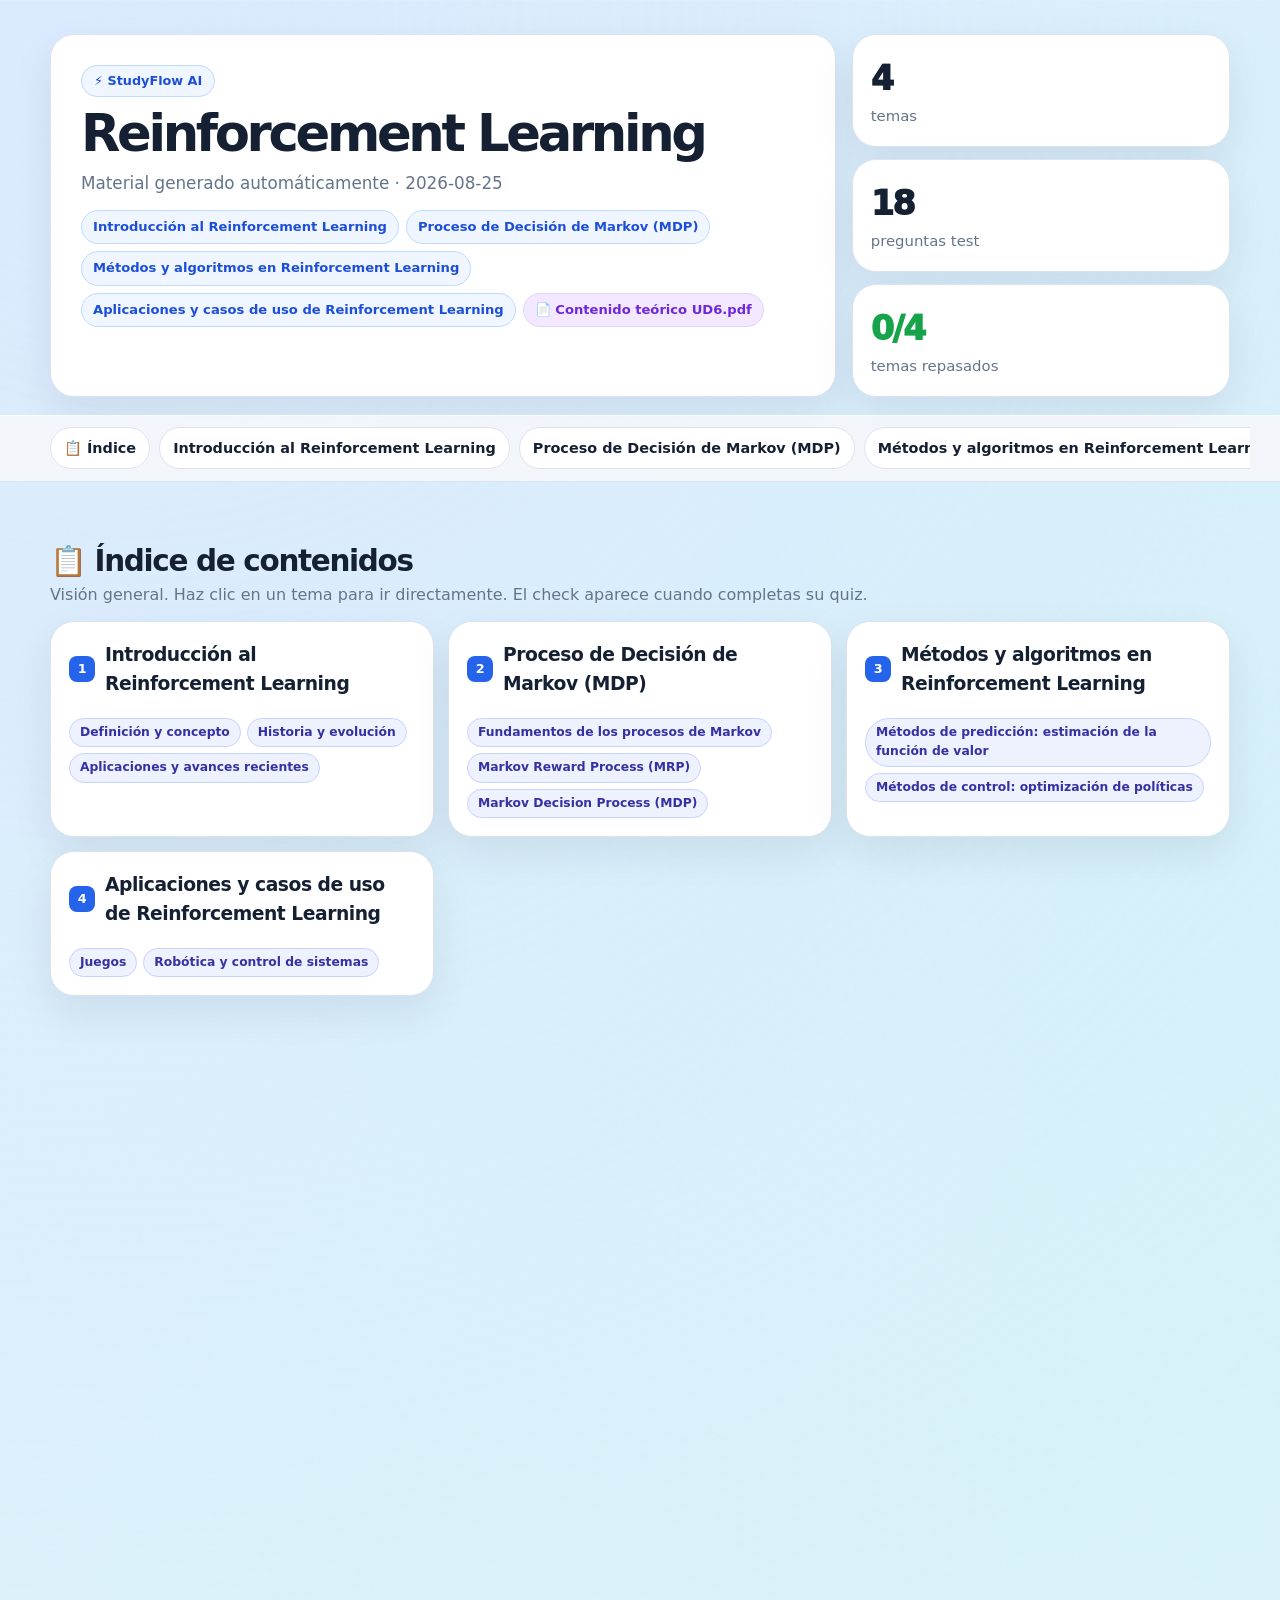
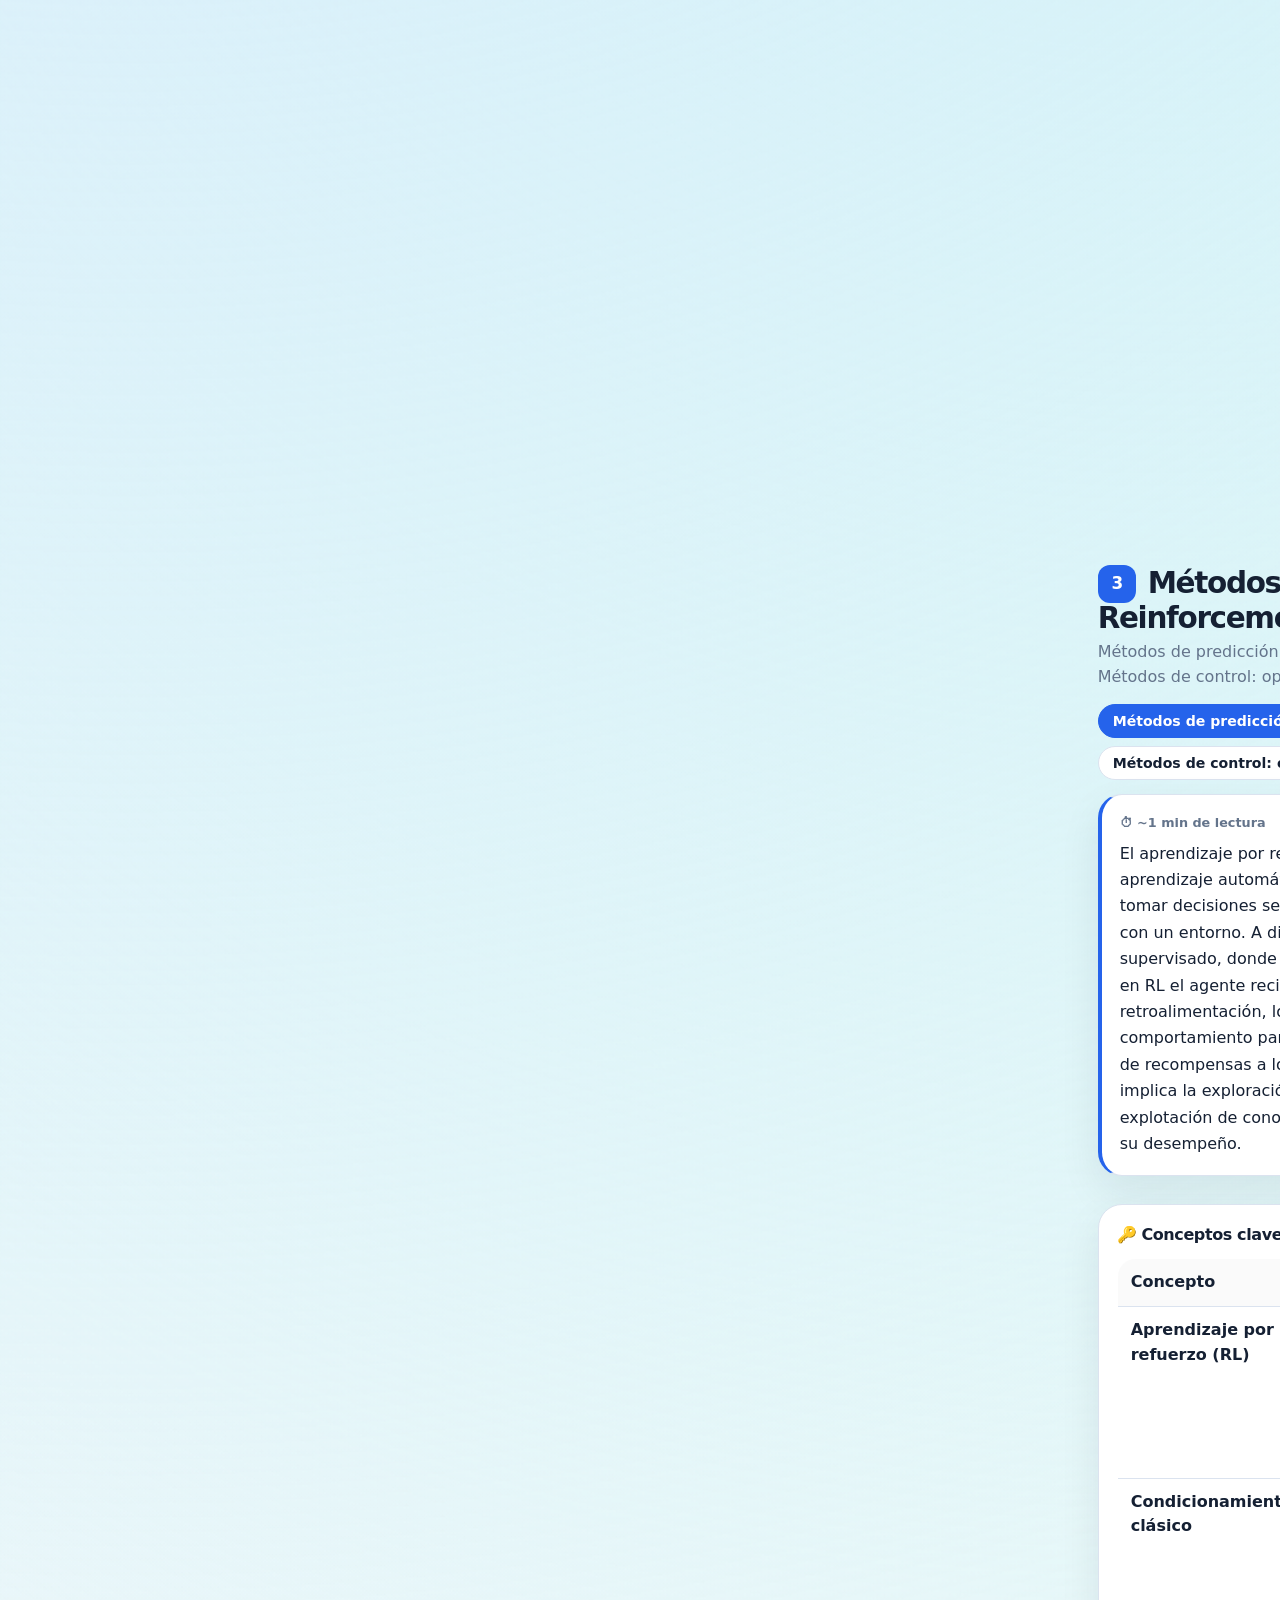
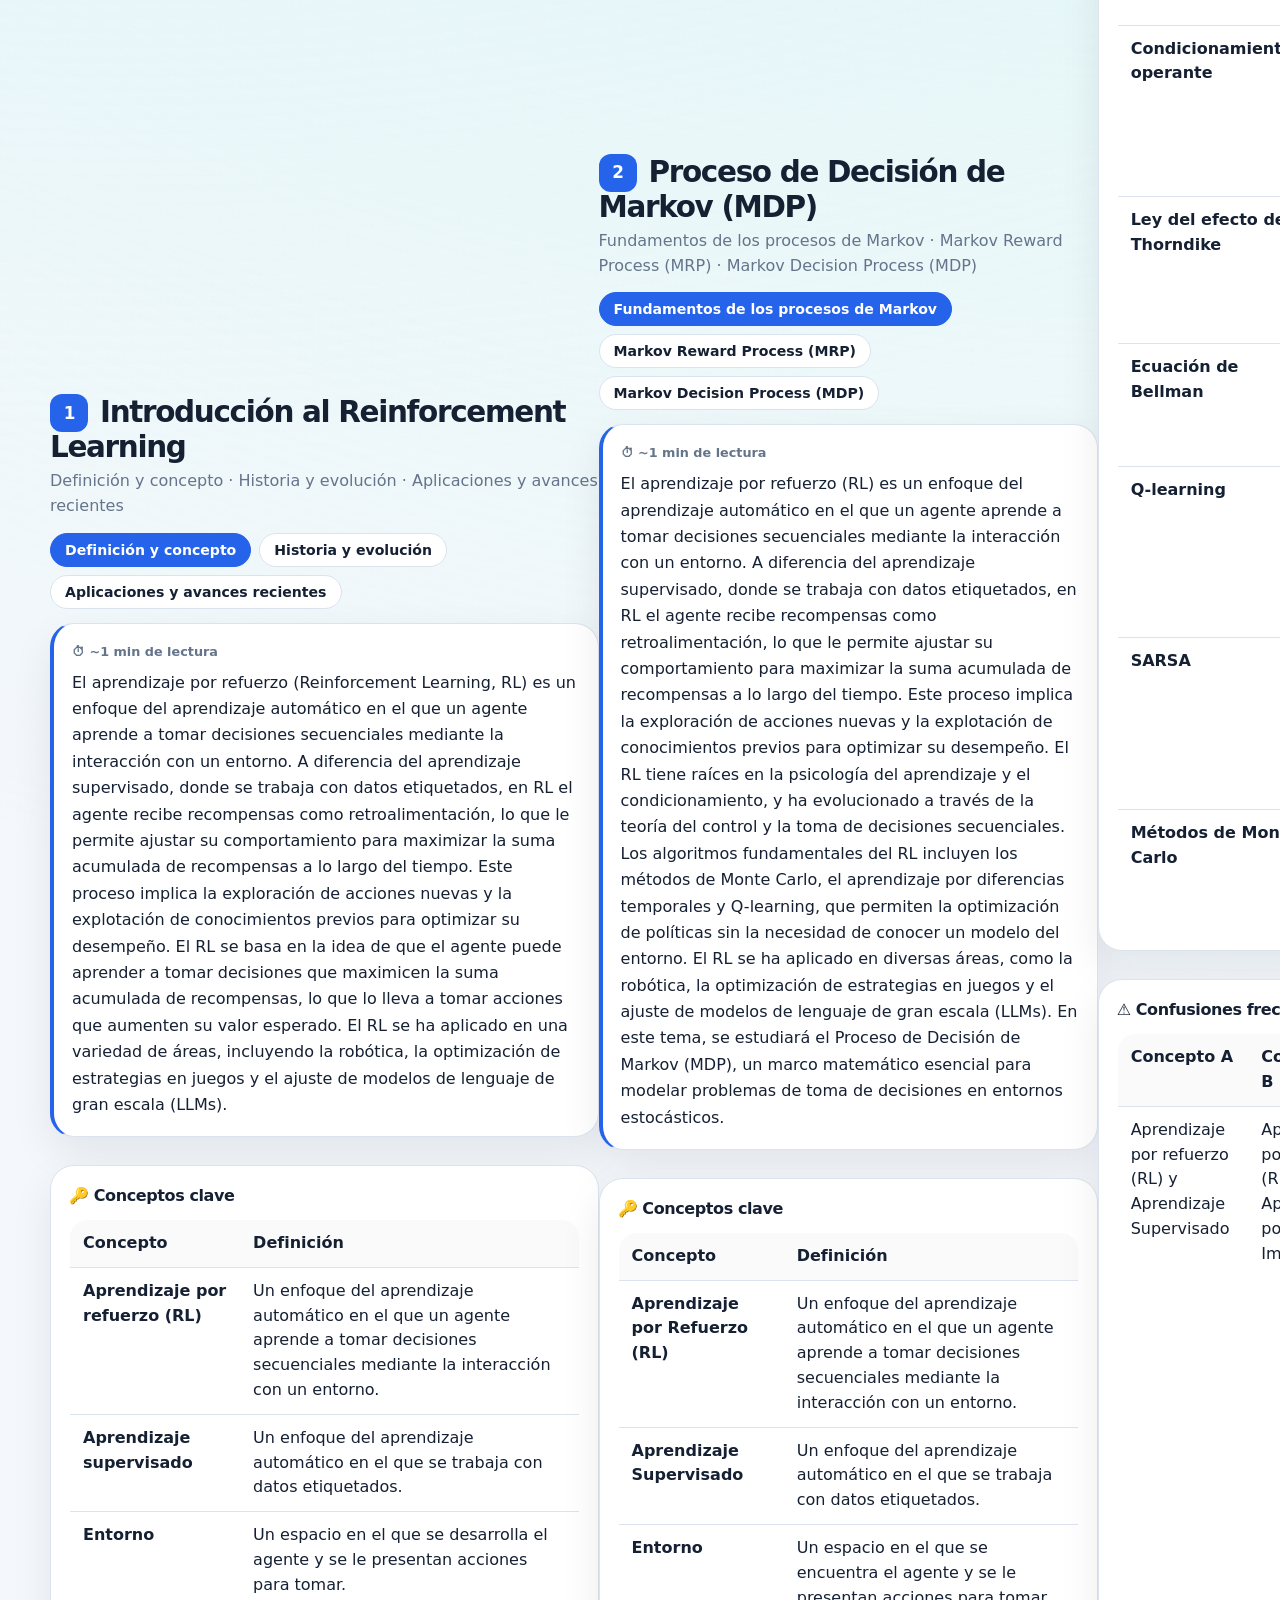
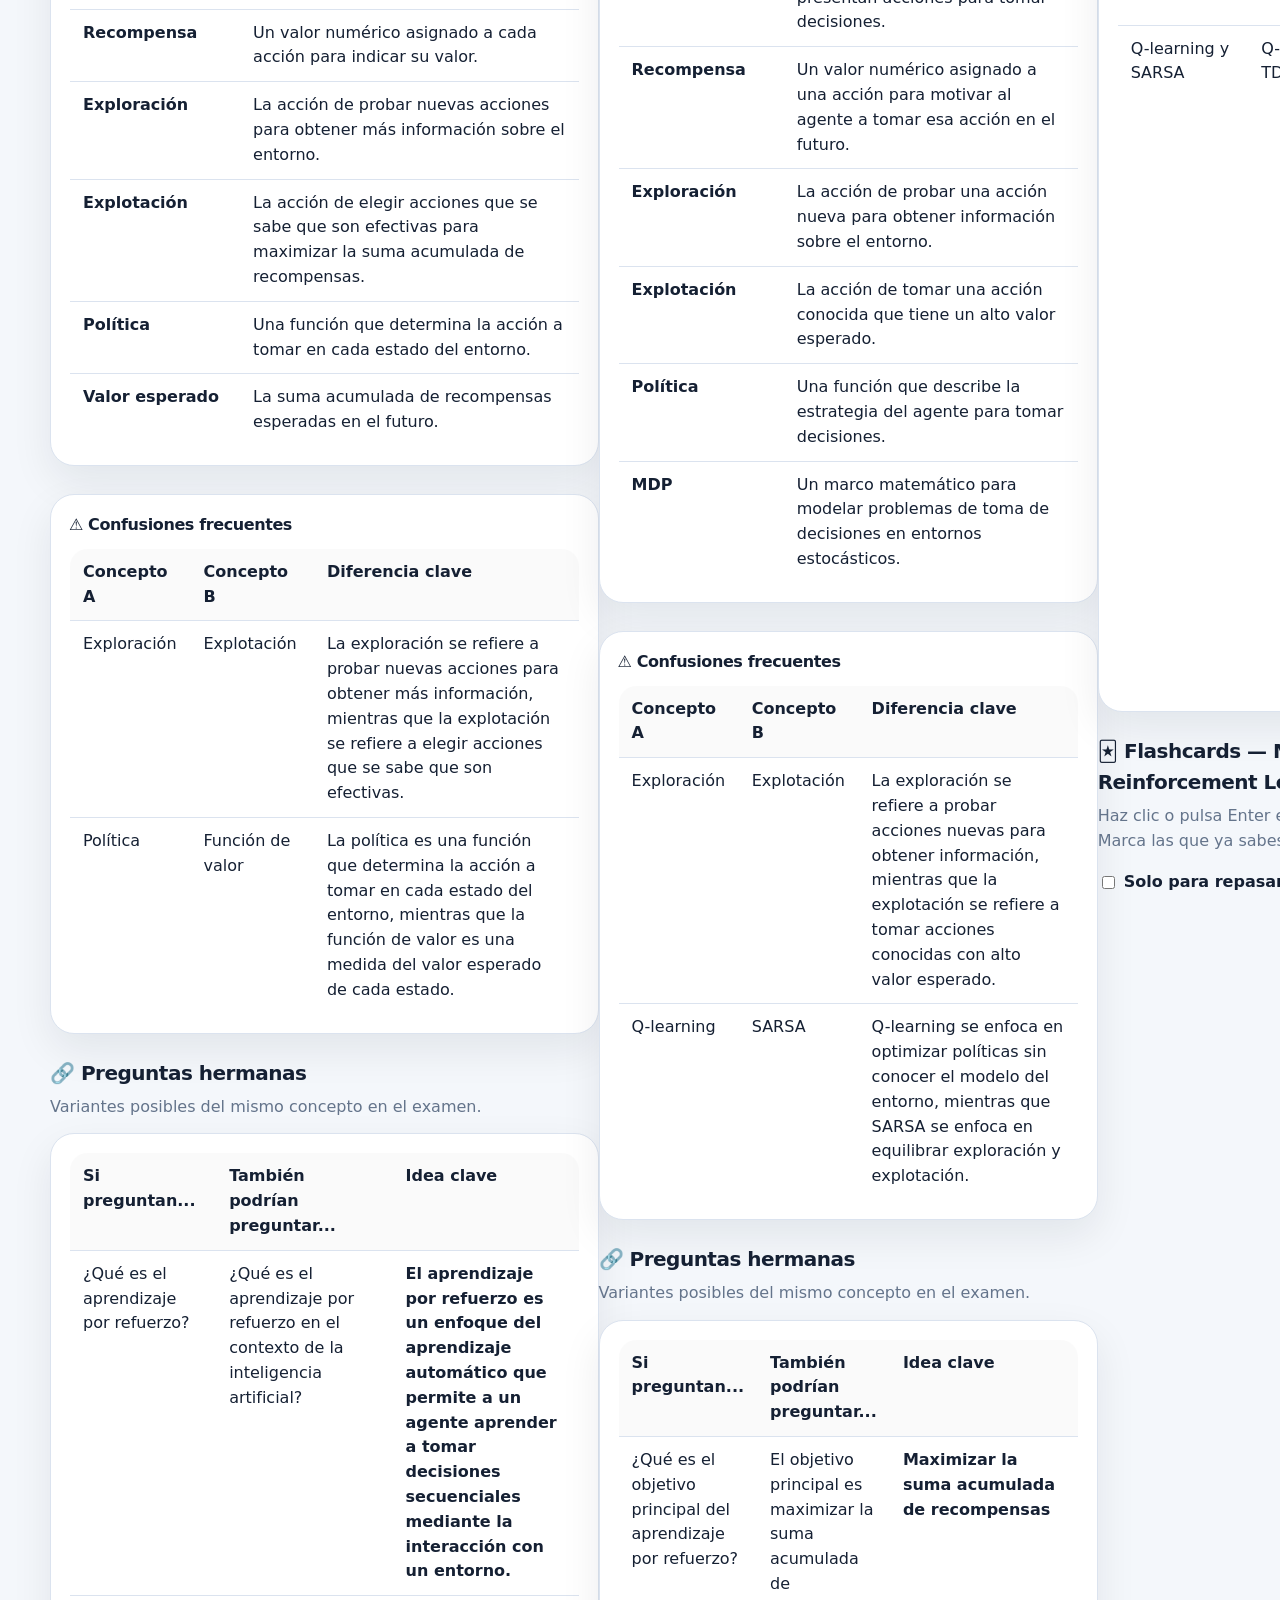
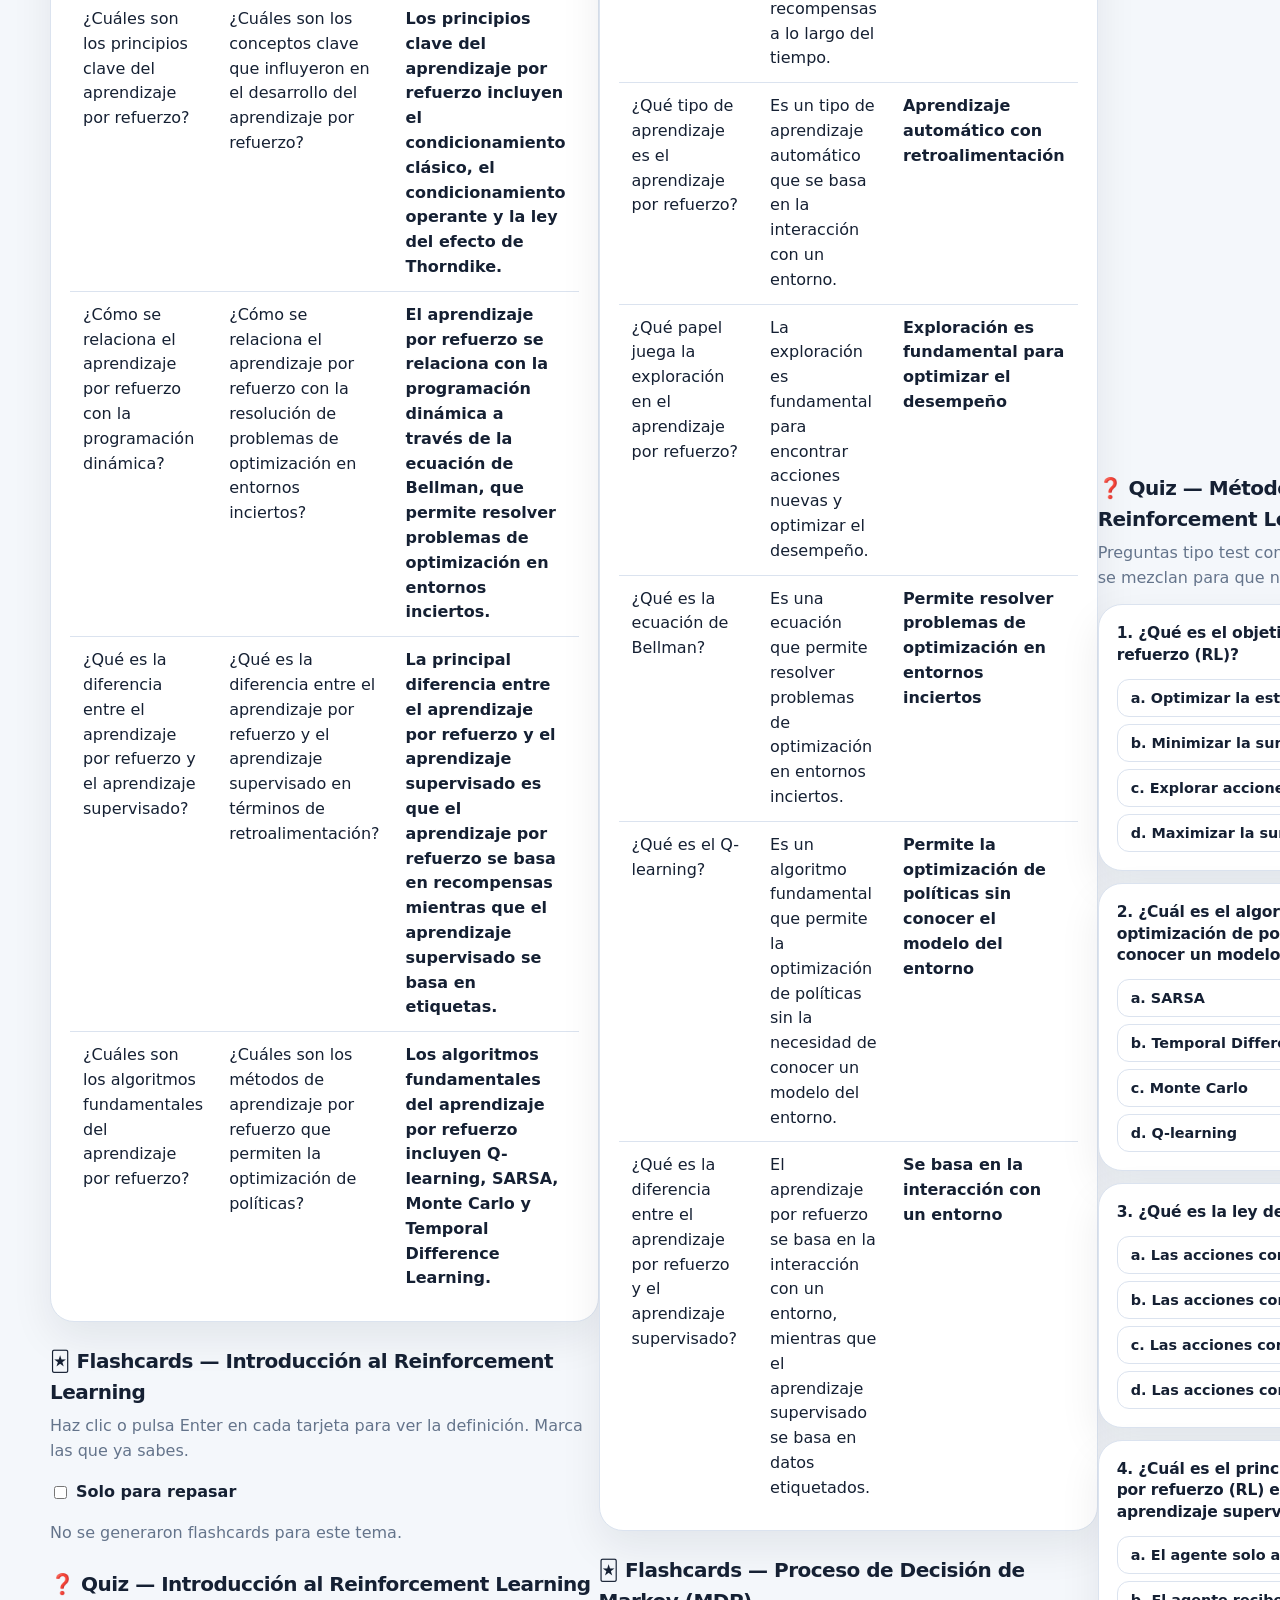
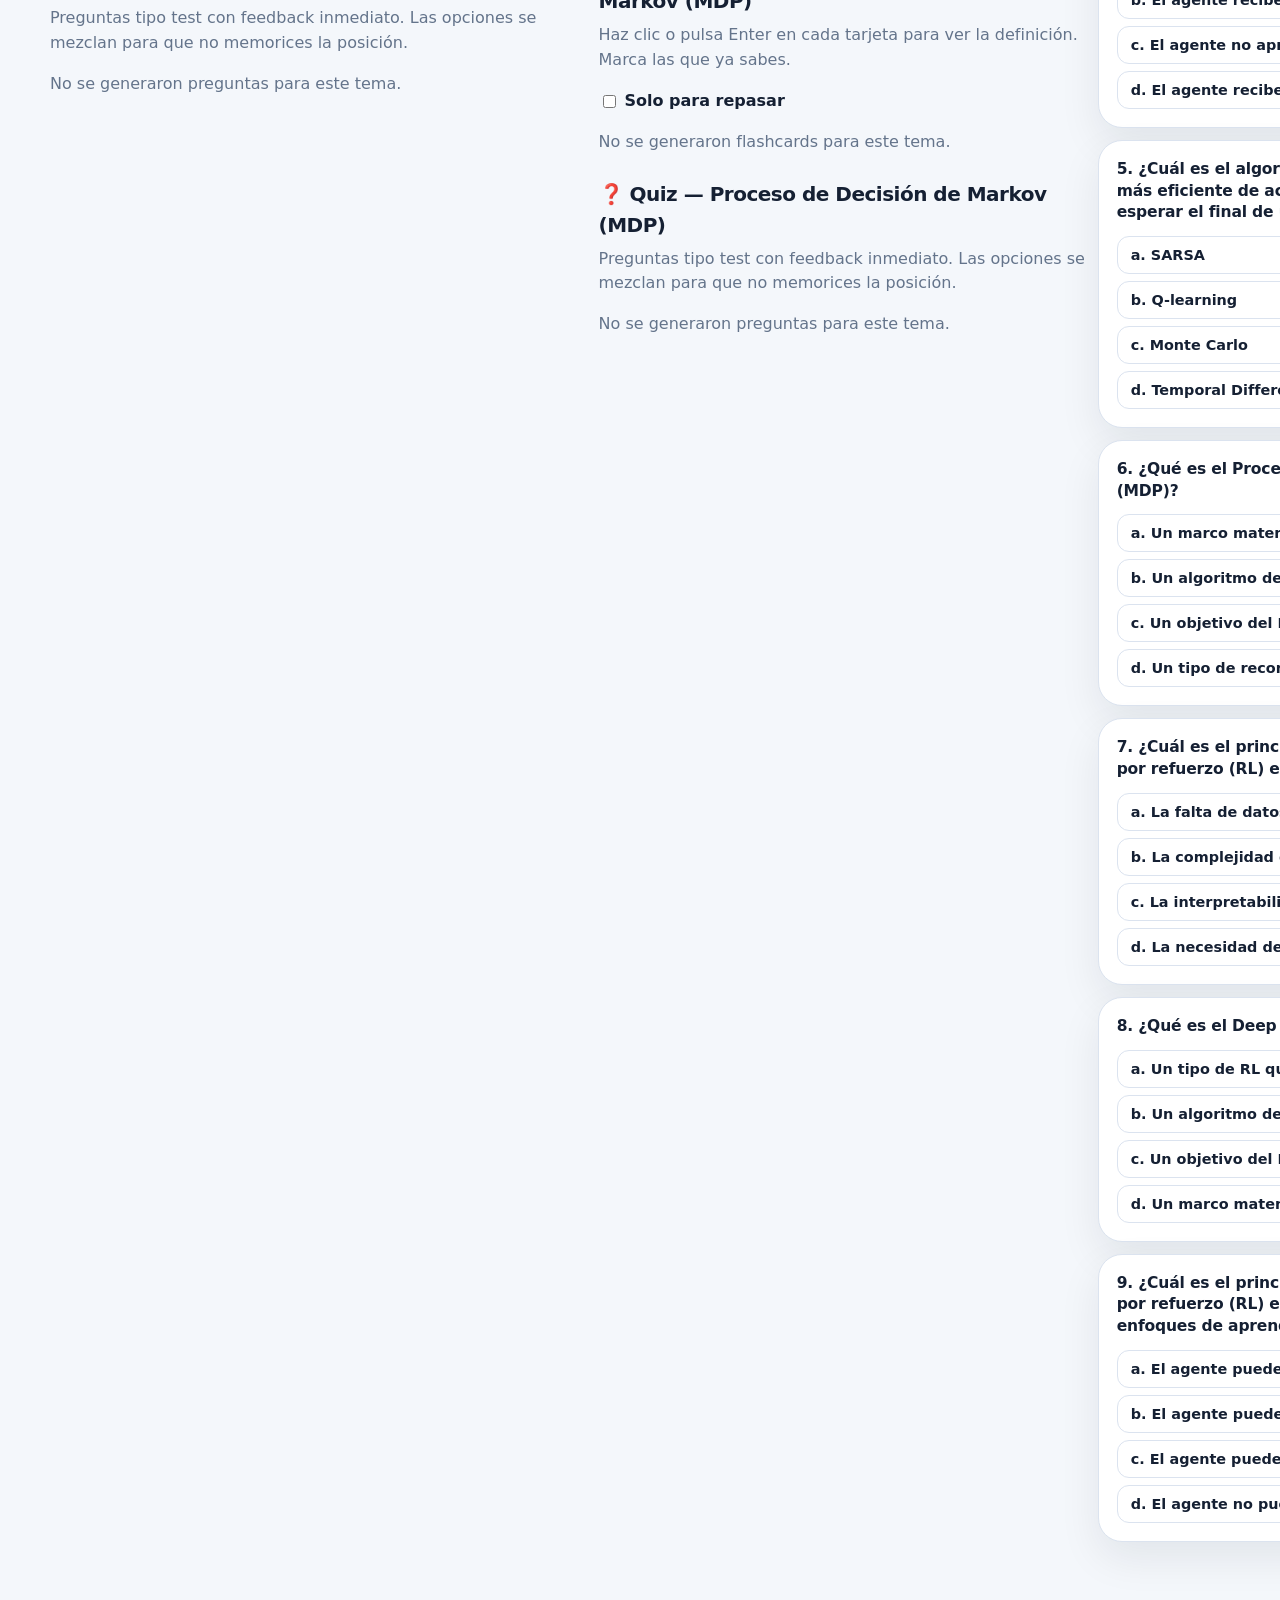
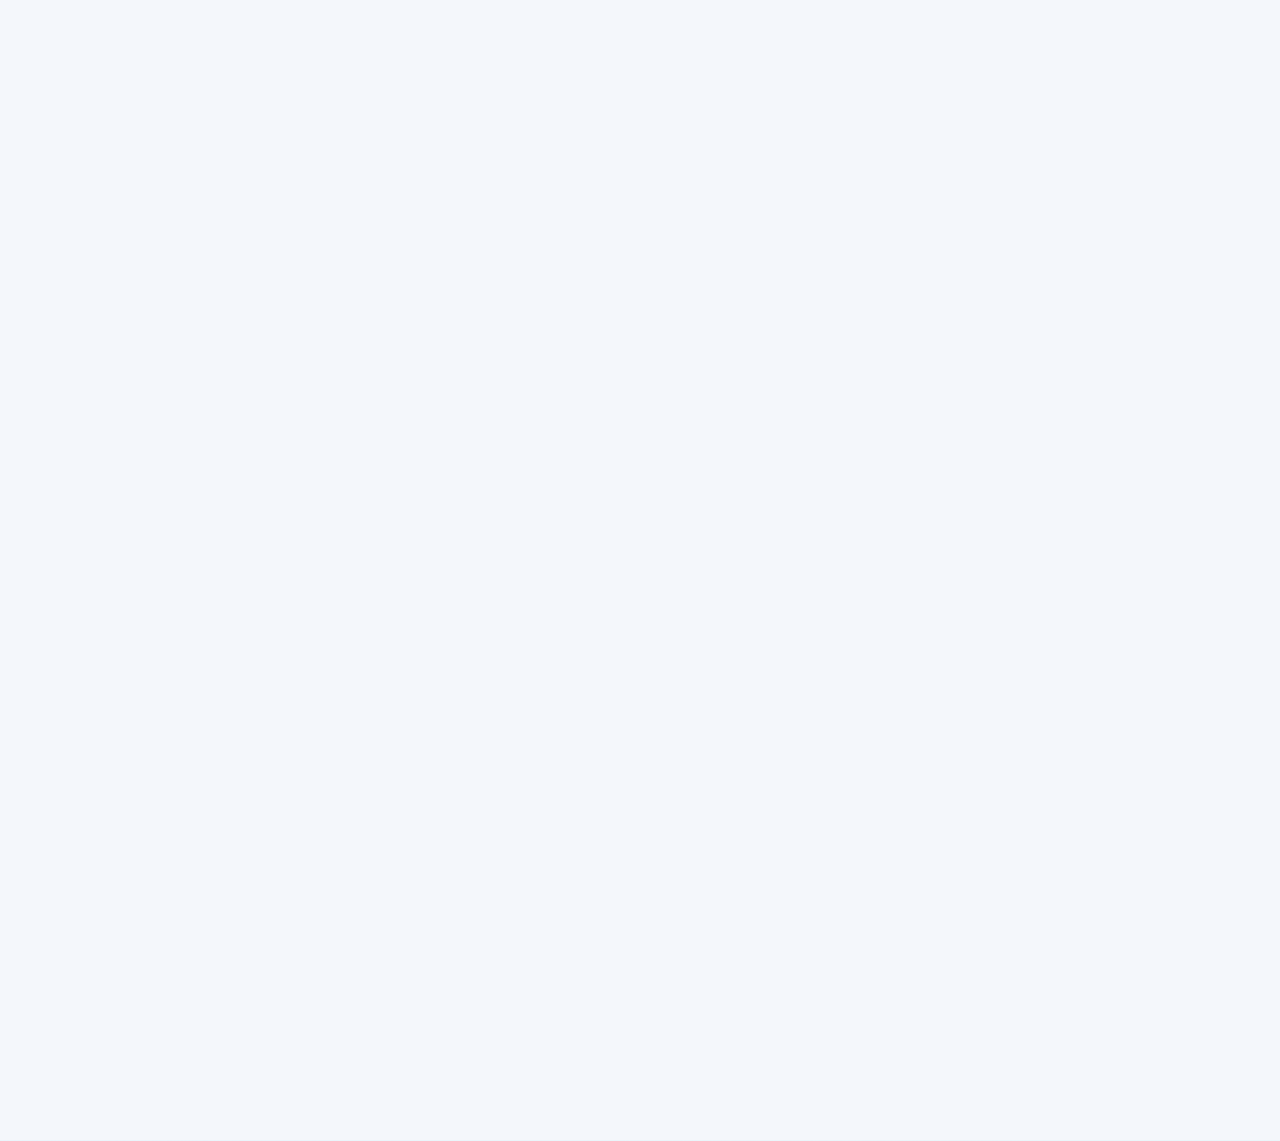
<file: src/studyflow/mlruns/1/2d5516303af048588cc30fafe0beb3ad/artifacts/index.html>
<!DOCTYPE html>
<html lang="es">
<head>
<meta charset="UTF-8"/>
<meta name="viewport" content="width=device-width, initial-scale=1.0"/>
<title>Reinforcement Learning — StudyFlow AI</title>
<style>
:root{
  --bg:#f4f7fb;--card:#fff;--text:#152033;--muted:#64748b;--border:#dbe3ef;
  --primary:#2563eb;--primary-dark:#1e40af;--ok:#16a34a;--ok-bg:#dcfce7;
  --bad:#dc2626;--bad-bg:#fee2e2;--warn:#d97706;--warn-bg:#fef3c7;
  --purple:#7c3aed;--purple-bg:#f3e8ff;--cyan-bg:#ecfeff;--cyan:#0e7490;
  --shadow:0 16px 42px rgba(15,23,42,.08);--radius:24px;
}
html[data-theme="dark"]{
  --bg:#0f1420;--card:#1a2233;--text:#e6ebf5;--muted:#93a0bd;--border:#2c3650;
  --primary:#5b8def;--primary-dark:#7ea6f5;--ok:#22c55e;--ok-bg:#14301f;
  --bad:#f87171;--bad-bg:#3a1717;--warn:#fbbf24;--warn-bg:#3a2c0d;
  --purple:#a78bfa;--purple-bg:#2a2044;--cyan-bg:#0d2b30;--cyan:#5eead4;
  --shadow:0 16px 42px rgba(0,0,0,.45);
}
*{box-sizing:border-box}html{scroll-behavior:smooth}
.skip-link{position:absolute;left:-999px;top:0;background:var(--primary);color:#fff;
  padding:10px 16px;border-radius:0 0 10px 0;z-index:999;font-weight:800}
.skip-link:focus{left:0}
body{
  margin:0;
  font-family:Inter,system-ui,-apple-system,BlinkMacSystemFont,"Segoe UI",sans-serif;
  color:var(--text);
  background:radial-gradient(circle at 10% 0%,#dbeafe 0%,rgba(219,234,254,0) 34%),
             radial-gradient(circle at 90% 8%,#ccfbf1 0%,rgba(204,251,241,0) 34%),
             var(--bg);
  line-height:1.55;
  transition:background-color .2s ease,color .2s ease
}
html[data-theme="dark"] body{
  background:radial-gradient(circle at 10% 0%,#1b2a4a 0%,rgba(27,42,74,0) 34%),
             radial-gradient(circle at 90% 8%,#0d3b3a 0%,rgba(13,59,58,0) 34%),
             var(--bg)
}
header,main,.nav-inner{max-width:1220px;margin:0 auto}
header{padding:34px 20px 18px}
.hero{display:grid;grid-template-columns:1.35fr .65fr;gap:16px}
.hero-card,.stat-card,.panel,.card,.quiz-card,.module{
  background:var(--card);border:1px solid var(--border);
  border-radius:var(--radius);box-shadow:var(--shadow)
}
.hero-card{padding:30px}
.sf-badge{display:inline-block;background:#eff6ff;color:#1d4ed8;border:1px solid #bfdbfe;
  border-radius:999px;padding:5px 12px;font-size:.8rem;font-weight:800;margin-bottom:12px}
html[data-theme="dark"] .sf-badge{background:#1e2a4a;color:#93b4fb;border-color:#2c3d63}
h1{font-size:clamp(2rem,4vw,4rem);line-height:.96;letter-spacing:-.065em;margin:0 0 12px}
h3,h4{letter-spacing:-.025em;margin:0 0 10px}
h4{font-size:1rem;color:var(--text)}
.subtitle{color:var(--muted);font-size:1.05rem;margin:0 0 14px}
.badges{display:flex;flex-wrap:wrap;gap:7px;margin-top:14px}
.badge{display:inline-flex;border-radius:999px;font-weight:900;align-items:center;
  padding:6px 11px;background:#eff6ff;color:#1d4ed8;border:1px solid #bfdbfe;font-size:.82rem}
html[data-theme="dark"] .badge{background:#1e2a4a;color:#93b4fb;border-color:#2c3d63}
.badge.source{background:#f3e8ff;color:#6d28d9;border-color:#ddd6fe}
html[data-theme="dark"] .badge.source{background:#241a3d;color:#c4a9f7;border-color:#382a5c}
.stat-grid{display:grid;gap:12px}
.stat-card{padding:18px}
.stat-number{font-size:2.1rem;font-weight:950;letter-spacing:-.05em}
.stat-label{color:var(--muted);font-size:.93rem}
.progress-card .stat-number{color:var(--ok)}
nav{position:sticky;top:0;z-index:50;background:rgba(244,247,251,.91);
  backdrop-filter:blur(12px);border-top:1px solid rgba(255,255,255,.55);
  border-bottom:1px solid var(--border)}
html[data-theme="dark"] nav{background:rgba(15,20,32,.88);border-top-color:rgba(255,255,255,.06)}
.nav-inner{padding:11px 20px;display:flex;gap:9px;overflow-x:auto;scrollbar-width:none}
.nav-inner::-webkit-scrollbar{display:none}
.nav-link,button{
  border:1px solid var(--border);background:var(--card);color:var(--text);border-radius:999px;
  padding:9px 13px;font-weight:850;white-space:nowrap;cursor:pointer;font-size:.9rem;
  transition:transform .12s ease,border .18s ease,background .18s ease;
  text-decoration:none;display:inline-flex;align-items:center;font-family:inherit
}
.nav-link:hover,button:hover{transform:translateY(-1px);border-color:#93c5fd;background:#f8fbff}
html[data-theme="dark"] .nav-link:hover,html[data-theme="dark"] button:hover{background:#22304d;border-color:#3d5padding}
button.primary{background:var(--primary);color:#fff;border-color:var(--primary)}
button.primary:hover{background:var(--primary-dark)}
.toggle-btn{margin-left:auto}
.toggle-btn[aria-pressed="true"]{background:var(--primary);color:#fff;border-color:var(--primary)}
:focus-visible{outline:3px solid var(--primary);outline-offset:2px}
main{padding:24px 20px 70px}
section{margin:32px 0;padding-top:8px}
.subsection{margin-top:24px}
.section-title{display:flex;justify-content:space-between;align-items:end;gap:16px;margin:0 0 14px;flex-wrap:wrap}
.section-title h2{margin:0;font-size:clamp(1.45rem,2.3vw,2.25rem);letter-spacing:-.045em;line-height:1.05}
.section-title h3{margin:0;font-size:1.25rem}
.section-title p{margin:6px 0 0;color:var(--muted);max-width:850px}
.grid2{display:grid;grid-template-columns:repeat(2,minmax(0,1fr));gap:14px}
.grid3{display:grid;grid-template-columns:repeat(3,minmax(0,1fr));gap:14px}
.panel,.card,.quiz-card,.module{padding:18px}
.muted-note{color:var(--muted)}
.topic-num{display:inline-flex;align-items:center;justify-content:center;
  width:26px;height:26px;background:var(--primary);color:#fff;border-radius:8px;
  font-size:.8rem;font-weight:900;margin-right:10px;flex-shrink:0}
.topic-num-lg{display:inline-flex;align-items:center;justify-content:center;
  width:38px;height:38px;background:var(--primary);color:#fff;border-radius:12px;
  font-size:1.05rem;font-weight:900;margin-right:12px;flex-shrink:0;vertical-align:middle}
.topic-link{color:var(--text);text-decoration:none;display:flex;align-items:center}
.topic-link:hover{color:var(--primary)}
.topic-check{margin-left:8px;color:var(--ok);font-weight:900}
.topic-check.done::after{content:"✓ hecho"}
.pills{display:flex;flex-wrap:wrap;gap:6px;margin-top:10px}
.pill{display:inline-flex;border-radius:999px;font-weight:800;align-items:center;
  padding:4px 10px;font-size:.77rem;background:#eef2ff;color:#3730a3;border:1px solid #c7d2fe}
html[data-theme="dark"] .pill{background:#1e2144;color:#a5b4fc;border-color:#312e70}
/* Tabs */
.subtopic-block{margin-bottom:10px}
.tabs{display:flex;flex-wrap:wrap;gap:8px;margin-bottom:14px}
.tab{border:1px solid var(--border);background:var(--card);color:var(--text);
  border-radius:999px;padding:8px 14px;font-weight:800;cursor:pointer;font-size:.88rem;
  transition:all .15s ease}
.tab.active{background:var(--primary);color:#fff;border-color:var(--primary)}
.tab-content{display:none}.tab-content.active{display:block}
body.expand-all .tab-content{display:block !important;margin-bottom:18px;
  border-top:2px dashed var(--border);padding-top:14px}
body.expand-all .tabs{display:none}
/* Subtopic content */
.subtopic-content{display:grid;gap:14px}
.explanation-panel{border-left:4px solid var(--primary)}
.reading-time{font-size:.8rem;color:var(--muted);font-weight:700;margin-bottom:8px}
.explanation-text p{margin:0 0 10px;color:var(--text);line-height:1.65}
.explanation-text p:last-child{margin-bottom:0}
/* Tables */
table{width:100%;border-collapse:collapse;border:1px solid var(--border);
  border-radius:18px;overflow:hidden;background:var(--card)}
th,td{padding:11px 13px;border-bottom:1px solid var(--border);text-align:left;vertical-align:top}
th{background:rgba(0,0,0,.02);font-weight:800}
html[data-theme="dark"] th{background:rgba(255,255,255,.03)}
tr:last-child td{border-bottom:0}
/* Quiz */
.quiz-grid{display:grid;grid-template-columns:repeat(auto-fill,minmax(340px,1fr));gap:12px}
.quiz-card{padding:18px}
.quiz-card h3{margin:0 0 12px;font-size:.97rem;line-height:1.4;letter-spacing:-.01em}
.opciones{display:grid;gap:7px}
.quiz-option{border:1px solid var(--border);border-radius:12px;padding:10px 13px;
  background:var(--card);cursor:pointer;font-size:.9rem;transition:all .15s ease;font-weight:600;
  text-align:left;width:100%;color:var(--text)}
.quiz-option:hover{background:#f0f7ff;border-color:#93c5fd}
html[data-theme="dark"] .quiz-option:hover{background:#1c2b4a}
.quiz-option.correct{background:var(--ok-bg);border-color:#22c55e;color:#14532d}
html[data-theme="dark"] .quiz-option.correct{color:#86efac}
.quiz-option.wrong{background:var(--bad-bg);border-color:#ef4444;color:#7f1d1d}
html[data-theme="dark"] .quiz-option.wrong{color:#fca5a5}
.quiz-option:disabled{cursor:default}
.quiz-note{margin-top:10px;font-size:.88rem;font-weight:700;border-radius:12px;
  padding:10px 12px;display:none}
.quiz-note.show{display:block}
.quiz-note.ok{background:var(--ok-bg);color:#14532d;border:1px solid #86efac}
.quiz-note.bad{background:var(--bad-bg);color:#7f1d1d;border:1px solid #fecaca}
html[data-theme="dark"] .quiz-note.ok{color:#86efac}
html[data-theme="dark"] .quiz-note.bad{color:#fca5a5}
.retry-btn{margin-top:10px;font-size:.8rem;padding:6px 12px;display:none}
/* Flashcards */
.flashcards{display:grid;grid-template-columns:repeat(auto-fill,minmax(220px,1fr));gap:12px}
.flip{perspective:1000px;min-height:180px;cursor:pointer}
.flip-inner{position:relative;width:100%;min-height:180px;transform-style:preserve-3d;
  transition:transform .45s ease}
.flip.flipped .flip-inner{transform:rotateY(180deg)}
.flip-front,.flip-back{position:absolute;inset:0;border-radius:20px;border:1px solid var(--border);
  background:var(--card);padding:18px;backface-visibility:hidden;box-shadow:var(--shadow);
  display:flex;flex-direction:column;justify-content:center}
.flip-back{transform:rotateY(180deg);background:var(--ok-bg);border-color:#86efac}
.flip-front strong{font-size:1rem;color:var(--primary);display:block;margin-bottom:6px}
.flip-front p{color:var(--muted);font-size:.85rem;margin:0}
.flip-back p{color:#14532d;margin:0 0 10px;font-size:.92rem;line-height:1.5}
html[data-theme="dark"] .flip-back p{color:#bbf7d0}
.flip-actions{display:flex;gap:6px}
.know-btn{font-size:.72rem;padding:5px 9px;border-radius:8px}
.know-btn[data-state="know"].active{background:var(--ok);color:#fff;border-color:var(--ok)}
.know-btn[data-state="review"].active{background:var(--warn);color:#fff;border-color:var(--warn)}
.flip.card-known{opacity:.55}
.flip.card-review .flip-front{border-color:var(--warn);border-width:2px}
.flip.filtered-out{display:none}
/* Exam */
.exam-toolbar{display:flex;flex-wrap:wrap;gap:10px;align-items:center}
.exam-control{display:flex;align-items:center;gap:8px;font-weight:700}
.exam-control input{border:1px solid var(--border);border-radius:8px;padding:6px 8px;font-size:.9rem;
  background:var(--card);color:var(--text)}
.toggle-label{display:flex;align-items:center;gap:6px;font-weight:700;cursor:pointer}
.score{margin-left:auto;background:var(--card);border:1px solid var(--border);
  border-radius:999px;padding:8px 14px;font-weight:900;font-size:.9rem}
.result{border-radius:16px;padding:14px}
.result.good{background:var(--ok-bg);color:#14532d;border:1px solid #86efac}
.result.bad{background:var(--bad-bg);color:#7f1d1d;border:1px solid #fecaca}
.result.warn{background:var(--warn-bg);color:#78350f;border:1px solid #fcd34d}
html[data-theme="dark"] .result.good{color:#86efac}
html[data-theme="dark"] .result.bad{color:#fca5a5}
html[data-theme="dark"] .result.warn{color:#fbbf24}
@media(max-width:900px){
  .hero,.grid2,.grid3{grid-template-columns:1fr}
  .score{margin-left:0;width:100%;text-align:center}
  .section-title{display:block}
}
@media print{
  nav,.exam-toolbar,.toggle-btn,.retry-btn,.flip-actions,.skip-link{display:none !important}
  body{background:white;color:#000}
  .tabs{display:none !important}
  .tab-content{display:block !important;page-break-inside:avoid;margin-bottom:16px}
  .panel,.quiz-card,.module,table,.flip{page-break-inside:avoid}
  .flip{perspective:none;min-height:auto}
  .flip-inner{position:static;transform:none !important;display:block}
  .flip-front,.flip-back{position:static;transform:none !important;box-shadow:none;
    border-radius:8px;margin-bottom:6px}
  .flip-back{background:#f0fdf4}
  .quiz-option{border:1px solid #ccc}
}
</style>
</head>
<body>

<a class="skip-link" href="#main-content">Saltar al contenido</a>

<header>
  <div class="hero">
    <div class="hero-card">
      <div class="sf-badge">⚡ StudyFlow AI</div>
      <h1>Reinforcement Learning</h1>
      <p class="subtitle">Material generado automáticamente · 2026-08-25</p>
      <div class="badges">
        <span class="badge">Introducción al Reinforcement Learning</span><span class="badge">Proceso de Decisión de Markov (MDP)</span><span class="badge">Métodos y algoritmos en Reinforcement Learning</span><span class="badge">Aplicaciones y casos de uso de Reinforcement Learning</span>
        <span class="badge source">📄 Contenido teórico UD6.pdf</span>
      </div>
    </div>
    <div class="stat-grid">
      <div class="stat-card">
        <div class="stat-number">4</div>
        <div class="stat-label">temas</div>
      </div>
      <div class="stat-card">
        <div class="stat-number">18</div>
        <div class="stat-label">preguntas test</div>
      </div>
      <div class="stat-card progress-card">
        <div class="stat-number" id="progressCount">0/4</div>
        <div class="stat-label">temas repasados</div>
      </div>
    </div>
  </div>
</header>

<nav>
  <div class="nav-inner">
    <a class="nav-link" href="#overview">📋 Índice</a>
    <a class="nav-link" href="#topic_1">Introducción al Reinforcement Learning</a><a class="nav-link" href="#topic_2">Proceso de Decisión de Markov (MDP)</a><a class="nav-link" href="#topic_3">Métodos y algoritmos en Reinforcement Learning</a><a class="nav-link" href="#topic_4">Aplicaciones y casos de uso de Reinforcement Learning</a>
    <a class="nav-link" href="#exam">🎓 Simulacro</a>
    <button class="nav-link toggle-btn" id="expandAllBtn" type="button"
      title="Muestra todas las pestañas a la vez (útil para buscar con Ctrl+F)">🔎 Expandir todo</button>
    <button class="nav-link toggle-btn" id="darkModeBtn" type="button"
      aria-pressed="false" title="Alternar modo oscuro">🌙 Oscuro</button>
  </div>
</nav>

<main id="main-content">
  <section id="overview">
  <div class="section-title">
    <div><h2>📋 Índice de contenidos</h2>
    <p>Visión general. Haz clic en un tema para ir directamente. El check aparece cuando completas su quiz.</p></div>
  </div>
  <div class="grid3"><div class="module" id="overview-topic_1" data-topic-id="topic_1">
          <h3><a href="#topic_1" class="topic-link">
            <span class="topic-num">1</span>Introducción al Reinforcement Learning
            <span class="topic-check" aria-hidden="true"></span>
          </h3>
          <div class="pills">
            <span class="pill">Definición y concepto</span><span class="pill">Historia y evolución</span><span class="pill">Aplicaciones y avances recientes</span>
          </div>
        </div><div class="module" id="overview-topic_2" data-topic-id="topic_2">
          <h3><a href="#topic_2" class="topic-link">
            <span class="topic-num">2</span>Proceso de Decisión de Markov (MDP)
            <span class="topic-check" aria-hidden="true"></span>
          </h3>
          <div class="pills">
            <span class="pill">Fundamentos de los procesos de Markov</span><span class="pill">Markov Reward Process (MRP)</span><span class="pill">Markov Decision Process (MDP)</span>
          </div>
        </div><div class="module" id="overview-topic_3" data-topic-id="topic_3">
          <h3><a href="#topic_3" class="topic-link">
            <span class="topic-num">3</span>Métodos y algoritmos en Reinforcement Learning
            <span class="topic-check" aria-hidden="true"></span>
          </h3>
          <div class="pills">
            <span class="pill">Métodos de predicción: estimación de la función de valor</span><span class="pill">Métodos de control: optimización de políticas</span>
          </div>
        </div><div class="module" id="overview-topic_4" data-topic-id="topic_4">
          <h3><a href="#topic_4" class="topic-link">
            <span class="topic-num">4</span>Aplicaciones y casos de uso de Reinforcement Learning
            <span class="topic-check" aria-hidden="true"></span>
          </h3>
          <div class="pills">
            <span class="pill">Juegos</span><span class="pill">Robótica y control de sistemas</span>
          </div>
        </div></div>
</section>
  <section id="topic_1">
  <div class="section-title">
    <div>
      <h2><span class="topic-num-lg">1</span>Introducción al Reinforcement Learning</h2>
      <p>Definición y concepto  ·  Historia y evolución  ·  Aplicaciones y avances recientes</p>
    </div>
  </div>

  <div class="subtopic-block">
  <div class="tabs" role="tablist"><button class="tab active" role="tab" id="tabbtn-topic_1__topic_1_sub_1" aria-controls="topic_1__topic_1_sub_1" aria-selected="true" onclick="openTab('topic_1__topic_1_sub_1', this, 'topic_1')">Definición y concepto</button><button class="tab" role="tab" id="tabbtn-topic_1__topic_1_sub_2" aria-controls="topic_1__topic_1_sub_2" aria-selected="false" onclick="openTab('topic_1__topic_1_sub_2', this, 'topic_1')">Historia y evolución</button><button class="tab" role="tab" id="tabbtn-topic_1__topic_1_sub_3" aria-controls="topic_1__topic_1_sub_3" aria-selected="false" onclick="openTab('topic_1__topic_1_sub_3', this, 'topic_1')">Aplicaciones y avances recientes</button></div>
  <div class="tab-content active" id="topic_1__topic_1_sub_1" role="tabpanel" aria-labelledby="tabbtn-topic_1__topic_1_sub_1"><div class="subtopic-content">
  <div class="panel explanation-panel">
    <div class="reading-time">⏱ ~1 min de lectura</div>
    <div class="explanation-text"><p>El aprendizaje por refuerzo (Reinforcement Learning, RL) es un enfoque del aprendizaje automático en el que un agente aprende a tomar decisiones secuenciales mediante la interacción con un entorno. A diferencia del aprendizaje supervisado, donde se trabaja con datos etiquetados, en RL el agente recibe recompensas como retroalimentación, lo que le permite ajustar su comportamiento para maximizar la suma acumulada de recompensas a lo largo del tiempo. Este proceso implica la exploración de acciones nuevas y la explotación de conocimientos previos para optimizar su desempeño. El RL se basa en la idea de que el agente puede aprender a tomar decisiones que maximicen la suma acumulada de recompensas, lo que lo lleva a tomar acciones que aumenten su valor esperado. El RL se ha aplicado en una variedad de áreas, incluyendo la robótica, la optimización de estrategias en juegos y el ajuste de modelos de lenguaje de gran escala (LLMs).</p></div>
  </div>
  <div class="panel" style="margin-top:14px">
      <h4>🔑 Conceptos clave</h4>
      <table>
        <tr><th scope="col">Concepto</th><th scope="col">Definición</th></tr>
        <tr><td><strong>Aprendizaje por refuerzo (RL)</strong></td><td>Un enfoque del aprendizaje automático en el que un agente aprende a tomar decisiones secuenciales mediante la interacción con un entorno.</td></tr><tr><td><strong>Aprendizaje supervisado</strong></td><td>Un enfoque del aprendizaje automático en el que se trabaja con datos etiquetados.</td></tr><tr><td><strong>Entorno</strong></td><td>Un espacio en el que se desarrolla el agente y se le presentan acciones para tomar.</td></tr><tr><td><strong>Recompensa</strong></td><td>Un valor numérico asignado a cada acción para indicar su valor.</td></tr><tr><td><strong>Exploración</strong></td><td>La acción de probar nuevas acciones para obtener más información sobre el entorno.</td></tr><tr><td><strong>Explotación</strong></td><td>La acción de elegir acciones que se sabe que son efectivas para maximizar la suma acumulada de recompensas.</td></tr><tr><td><strong>Política</strong></td><td>Una función que determina la acción a tomar en cada estado del entorno.</td></tr><tr><td><strong>Valor esperado</strong></td><td>La suma acumulada de recompensas esperadas en el futuro.</td></tr>
      </table>
    </div>
  <div class="panel" style="margin-top:14px">
      <h4>⚠️ Confusiones frecuentes</h4>
      <table>
        <tr><th scope="col">Concepto A</th><th scope="col">Concepto B</th><th scope="col">Diferencia clave</th></tr>
        <tr><td>Exploración</td><td>Explotación</td><td>La exploración se refiere a probar nuevas acciones para obtener más información, mientras que la explotación se refiere a elegir acciones que se sabe que son efectivas.</td></tr><tr><td>Política</td><td>Función de valor</td><td>La política es una función que determina la acción a tomar en cada estado del entorno, mientras que la función de valor es una medida del valor esperado de cada estado.</td></tr>
      </table>
    </div>
</div></div><div class="tab-content" id="topic_1__topic_1_sub_2" role="tabpanel" aria-labelledby="tabbtn-topic_1__topic_1_sub_2"><div class="subtopic-content">
  <div class="panel explanation-panel">
    <div class="reading-time">⏱ ~1 min de lectura</div>
    <div class="explanation-text"><p>El aprendizaje por refuerzo (RL) es un enfoque del aprendizaje automático que permite a un agente aprender a tomar decisiones secuenciales mediante la interacción con un entorno. A diferencia del aprendizaje supervisado, donde se trabaja con datos etiquetados, en RL el agente recibe recompensas como retroalimentación, lo que le permite ajustar su comportamiento para maximizar la suma acumulada de recompensas a lo largo del tiempo. Este proceso implica la exploración de acciones nuevas y la explotación de conocimientos previos para optimizar su desempeño. El RL tiene raíces en la psicología del aprendizaje y el condicionamiento, y ha sido influenciado por conceptos clave como el condicionamiento clásico de Pavlov, el condicionamiento operante de Skinner y la ley del efecto de Thorndike. Estos principios se utilizaron en experimentos con animales y luego sirvieron de base para los modelos computacionales del aprendizaje por refuerzo. A nivel computacional, el RL tuvo un desarrollo importante en la teoría del control y la toma de decisiones secuenciales, y ha sido impulsado por el desarrollo de diversos algoritmos que mejoraron la eficiencia y aplicabilidad del aprendizaje.</p></div>
  </div>
  <div class="panel" style="margin-top:14px">
      <h4>🔑 Conceptos clave</h4>
      <table>
        <tr><th scope="col">Concepto</th><th scope="col">Definición</th></tr>
        <tr><td><strong>Aprendizaje por refuerzo (RL)</strong></td><td>Un enfoque del aprendizaje automático que permite a un agente aprender a tomar decisiones secuenciales mediante la interacción con un entorno.</td></tr><tr><td><strong>Aprendizaje supervisado</strong></td><td>Un enfoque del aprendizaje automático que se trabaja con datos etiquetados.</td></tr><tr><td><strong>Recompensas</strong></td><td>Retroalimentación que el agente recibe para ajustar su comportamiento y maximizar la suma acumulada de recompensas.</td></tr><tr><td><strong>Exploración</strong></td><td>Acción de probar nuevas acciones para obtener información sobre el entorno.</td></tr><tr><td><strong>Explotación</strong></td><td>Acción de utilizar conocimientos previos para optimizar el desempeño.</td></tr><tr><td><strong>Condicionamiento clásico</strong></td><td>Un tipo de condicionamiento que se basa en la asociación de estímulos con respuestas.</td></tr><tr><td><strong>Condicionamiento operante</strong></td><td>Un tipo de condicionamiento que se basa en la relación entre acciones y consecuencias.</td></tr><tr><td><strong>Ley del efecto de Thorndike</strong></td><td>Una ley que establece que las acciones con consecuencias positivas tienen más probabilidades de repetirse.</td></tr>
      </table>
    </div>
  <div class="panel" style="margin-top:14px">
      <h4>⚠️ Confusiones frecuentes</h4>
      <table>
        <tr><th scope="col">Concepto A</th><th scope="col">Concepto B</th><th scope="col">Diferencia clave</th></tr>
        <tr><td>Exploración</td><td>Explotación</td><td>La exploración se refiere a probar nuevas acciones para obtener información, mientras que la explotación se refiere a utilizar conocimientos previos para optimizar el desempeño.</td></tr><tr><td>Aprendizaje por refuerzo</td><td>Aprendizaje supervisado</td><td>El aprendizaje por refuerzo se basa en la recepción de recompensas, mientras que el aprendizaje supervisado se basa en la recepción de datos etiquetados.</td></tr>
      </table>
    </div>
</div></div><div class="tab-content" id="topic_1__topic_1_sub_3" role="tabpanel" aria-labelledby="tabbtn-topic_1__topic_1_sub_3"><div class="subtopic-content">
  <div class="panel explanation-panel">
    <div class="reading-time">⏱ ~2 min de lectura</div>
    <div class="explanation-text"><p>El aprendizaje por refuerzo (RL) es un enfoque del aprendizaje automático que permite a un agente aprender a tomar decisiones secuenciales mediante la interacción con un entorno. A diferencia del aprendizaje supervisado, donde se trabaja con datos etiquetados, en RL el agente recibe recompensas como retroalimentación, lo que le permite ajustar su comportamiento para maximizar la suma acumulada de recompensas a lo largo del tiempo. Este proceso implica la exploración de acciones nuevas y la explotación de conocimientos previos para optimizar su desempeño.</p><p>El RL tiene raíces en la psicología del aprendizaje y el condicionamiento, y ha sido influenciado por conceptos como el condicionamiento clásico de Pavlov, el condicionamiento operante de Skinner y la ley del efecto de Thorndike. Estos principios se utilizaron en experimentos con animales y luego sirvieron de base para los modelos computacionales del aprendizaje por refuerzo.</p><p>En computacional, el RL tuvo un desarrollo importante en la teoría del control y la toma de decisiones secuenciales. Richard Bellman formuló la ecuación de Bellman, que permitió resolver problemas de optimización en entornos inciertos. Su trabajo en programación dinámica sentó las bases para algoritmos clave en RL.</p><p>El avance del RL se vio impulsado por el desarrollo de diversos algoritmos que mejoraron la eficiencia y aplicabilidad del aprendizaje, como los métodos de Monte Carlo, el aprendizaje por diferencias temporales (TD) y Q-learning. Estos algoritmos permitieron la optimización de políticas sin la necesidad de conocer un modelo del entorno, y han sido fundamentales para el desarrollo del RL.</p><p>En resumen, el RL es un enfoque del aprendizaje automático que permite a los agentes aprender a tomar decisiones secuenciales mediante la interacción con un entorno, y ha sido influenciado por conceptos como la psicología del aprendizaje y el condicionamiento. El RL ha tenido un desarrollo importante en la teoría del control y la toma de decisiones secuenciales, y ha sido impulsado por el desarrollo de algoritmos que mejoraron la eficiencia y aplicabilidad del aprendizaje.</p></div>
  </div>
  <div class="panel" style="margin-top:14px">
      <h4>🔑 Conceptos clave</h4>
      <table>
        <tr><th scope="col">Concepto</th><th scope="col">Definición</th></tr>
        <tr><td><strong>Aprendizaje por refuerzo (RL)</strong></td><td>Un enfoque del aprendizaje automático que permite a un agente aprender a tomar decisiones secuenciales mediante la interacción con un entorno.</td></tr><tr><td><strong>Aprendizaje supervisado</strong></td><td>Un enfoque del aprendizaje automático que se trabaja con datos etiquetados.</td></tr><tr><td><strong>Condicionamiento clásico</strong></td><td>Un tipo de condicionamiento que se basa en la asociación de estímulos con respuestas.</td></tr><tr><td><strong>Condicionamiento operante</strong></td><td>Un tipo de condicionamiento que se basa en la modificación del comportamiento mediante el refuerzo o la recompensa.</td></tr><tr><td><strong>Ley del efecto de Thorndike</strong></td><td>Una ley que establece que las acciones con consecuencias positivas tienen más probabilidades de repetirse.</td></tr><tr><td><strong>Ecuación de Bellman</strong></td><td>Una ecuación que permite resolver problemas de optimización en entornos inciertos.</td></tr><tr><td><strong>Métodos de Monte Carlo</strong></td><td>Un tipo de algoritmo que permite estimar valores de estados y acciones a través de simulaciones.</td></tr><tr><td><strong>Aprendizaje por diferencias temporales (TD)</strong></td><td>Un tipo de algoritmo que permite actualizar estimaciones sin esperar el final de un episodio.</td></tr>
      </table>
    </div>
  <div class="panel" style="margin-top:14px">
      <h4>⚠️ Confusiones frecuentes</h4>
      <table>
        <tr><th scope="col">Concepto A</th><th scope="col">Concepto B</th><th scope="col">Diferencia clave</th></tr>
        <tr><td>Aprendizaje por refuerzo (RL)</td><td>Aprendizaje supervisado</td><td>El RL se trabaja con recompensas como retroalimentación, mientras que el aprendizaje supervisado se trabaja con datos etiquetados.</td></tr><tr><td>Condicionamiento clásico</td><td>Condicionamiento operante</td><td>El condicionamiento clásico se basa en la asociación de estímulos con respuestas, mientras que el condicionamiento operante se basa en la modificación del comportamiento mediante el refuerzo o la recompensa.</td></tr>
      </table>
    </div>
</div></div>
</div>

  <div class="subsection">
    <div class="section-title"><div>
      <h3>🔗 Preguntas hermanas</h3>
      <p>Variantes posibles del mismo concepto en el examen.</p>
    </div></div>
    <div class="panel">
    <table>
      <tr><th scope="col">Si preguntan...</th><th scope="col">También podrían preguntar...</th><th scope="col">Idea clave</th></tr>
      <tr><td>¿Qué es el aprendizaje por refuerzo?</td><td>¿Qué es el aprendizaje por refuerzo en el contexto de la inteligencia artificial?</td><td><strong>El aprendizaje por refuerzo es un enfoque del aprendizaje automático que permite a un agente aprender a tomar decisiones secuenciales mediante la interacción con un entorno.</strong></td></tr><tr><td>¿Cuáles son los principios clave del aprendizaje por refuerzo?</td><td>¿Cuáles son los conceptos clave que influyeron en el desarrollo del aprendizaje por refuerzo?</td><td><strong>Los principios clave del aprendizaje por refuerzo incluyen el condicionamiento clásico, el condicionamiento operante y la ley del efecto de Thorndike.</strong></td></tr><tr><td>¿Cómo se relaciona el aprendizaje por refuerzo con la programación dinámica?</td><td>¿Cómo se relaciona el aprendizaje por refuerzo con la resolución de problemas de optimización en entornos inciertos?</td><td><strong>El aprendizaje por refuerzo se relaciona con la programación dinámica a través de la ecuación de Bellman, que permite resolver problemas de optimización en entornos inciertos.</strong></td></tr><tr><td>¿Qué es la diferencia entre el aprendizaje por refuerzo y el aprendizaje supervisado?</td><td>¿Qué es la diferencia entre el aprendizaje por refuerzo y el aprendizaje supervisado en términos de retroalimentación?</td><td><strong>La principal diferencia entre el aprendizaje por refuerzo y el aprendizaje supervisado es que el aprendizaje por refuerzo se basa en recompensas mientras que el aprendizaje supervisado se basa en etiquetas.</strong></td></tr><tr><td>¿Cuáles son los algoritmos fundamentales del aprendizaje por refuerzo?</td><td>¿Cuáles son los métodos de aprendizaje por refuerzo que permiten la optimización de políticas?</td><td><strong>Los algoritmos fundamentales del aprendizaje por refuerzo incluyen Q-learning, SARSA, Monte Carlo y Temporal Difference Learning.</strong></td></tr>
    </table>
  </div>
  </div>

  <div class="subsection">
    <div class="section-title"><div>
      <h3>🃏 Flashcards — Introducción al Reinforcement Learning</h3>
      <p>Haz clic o pulsa Enter en cada tarjeta para ver la definición. Marca las que ya sabes.</p>
    </div>
    <label class="toggle-label">
      <input type="checkbox" class="review-filter" data-topic="topic_1"> Solo para repasar
    </label>
    </div>
    <p class='muted-note'>No se generaron flashcards para este tema.</p>
  </div>

  <div class="subsection">
    <div class="section-title"><div>
      <h3>❓ Quiz — Introducción al Reinforcement Learning</h3>
      <p>Preguntas tipo test con feedback inmediato. Las opciones se mezclan para que no memorices la posición.</p>
    </div></div>
    <p class='muted-note'>No se generaron preguntas para este tema.</p>
  </div>

</section>
<section id="topic_2">
  <div class="section-title">
    <div>
      <h2><span class="topic-num-lg">2</span>Proceso de Decisión de Markov (MDP)</h2>
      <p>Fundamentos de los procesos de Markov  ·  Markov Reward Process (MRP)  ·  Markov Decision Process (MDP)</p>
    </div>
  </div>

  <div class="subtopic-block">
  <div class="tabs" role="tablist"><button class="tab active" role="tab" id="tabbtn-topic_2__topic_2_sub_1" aria-controls="topic_2__topic_2_sub_1" aria-selected="true" onclick="openTab('topic_2__topic_2_sub_1', this, 'topic_2')">Fundamentos de los procesos de Markov</button><button class="tab" role="tab" id="tabbtn-topic_2__topic_2_sub_2" aria-controls="topic_2__topic_2_sub_2" aria-selected="false" onclick="openTab('topic_2__topic_2_sub_2', this, 'topic_2')">Markov Reward Process (MRP)</button><button class="tab" role="tab" id="tabbtn-topic_2__topic_2_sub_3" aria-controls="topic_2__topic_2_sub_3" aria-selected="false" onclick="openTab('topic_2__topic_2_sub_3', this, 'topic_2')">Markov Decision Process (MDP)</button></div>
  <div class="tab-content active" id="topic_2__topic_2_sub_1" role="tabpanel" aria-labelledby="tabbtn-topic_2__topic_2_sub_1"><div class="subtopic-content">
  <div class="panel explanation-panel">
    <div class="reading-time">⏱ ~1 min de lectura</div>
    <div class="explanation-text"><p>El aprendizaje por refuerzo (RL) es un enfoque del aprendizaje automático en el que un agente aprende a tomar decisiones secuenciales mediante la interacción con un entorno. A diferencia del aprendizaje supervisado, donde se trabaja con datos etiquetados, en RL el agente recibe recompensas como retroalimentación, lo que le permite ajustar su comportamiento para maximizar la suma acumulada de recompensas a lo largo del tiempo. Este proceso implica la exploración de acciones nuevas y la explotación de conocimientos previos para optimizar su desempeño. El RL tiene raíces en la psicología del aprendizaje y el condicionamiento, y ha evolucionado a través de la teoría del control y la toma de decisiones secuenciales. Los algoritmos fundamentales del RL incluyen los métodos de Monte Carlo, el aprendizaje por diferencias temporales y Q-learning, que permiten la optimización de políticas sin la necesidad de conocer un modelo del entorno. El RL se ha aplicado en diversas áreas, como la robótica, la optimización de estrategias en juegos y el ajuste de modelos de lenguaje de gran escala (LLMs). En este tema, se estudiará el Proceso de Decisión de Markov (MDP), un marco matemático esencial para modelar problemas de toma de decisiones en entornos estocásticos.</p></div>
  </div>
  <div class="panel" style="margin-top:14px">
      <h4>🔑 Conceptos clave</h4>
      <table>
        <tr><th scope="col">Concepto</th><th scope="col">Definición</th></tr>
        <tr><td><strong>Aprendizaje por Refuerzo (RL)</strong></td><td>Un enfoque del aprendizaje automático en el que un agente aprende a tomar decisiones secuenciales mediante la interacción con un entorno.</td></tr><tr><td><strong>Aprendizaje Supervisado</strong></td><td>Un enfoque del aprendizaje automático en el que se trabaja con datos etiquetados.</td></tr><tr><td><strong>Entorno</strong></td><td>Un espacio en el que se encuentra el agente y se le presentan acciones para tomar decisiones.</td></tr><tr><td><strong>Recompensa</strong></td><td>Un valor numérico asignado a una acción para motivar al agente a tomar esa acción en el futuro.</td></tr><tr><td><strong>Exploración</strong></td><td>La acción de probar una acción nueva para obtener información sobre el entorno.</td></tr><tr><td><strong>Explotación</strong></td><td>La acción de tomar una acción conocida que tiene un alto valor esperado.</td></tr><tr><td><strong>Política</strong></td><td>Una función que describe la estrategia del agente para tomar decisiones.</td></tr><tr><td><strong>MDP</strong></td><td>Un marco matemático para modelar problemas de toma de decisiones en entornos estocásticos.</td></tr>
      </table>
    </div>
  <div class="panel" style="margin-top:14px">
      <h4>⚠️ Confusiones frecuentes</h4>
      <table>
        <tr><th scope="col">Concepto A</th><th scope="col">Concepto B</th><th scope="col">Diferencia clave</th></tr>
        <tr><td>Exploración</td><td>Explotación</td><td>La exploración se refiere a probar acciones nuevas para obtener información, mientras que la explotación se refiere a tomar acciones conocidas con alto valor esperado.</td></tr><tr><td>Q-learning</td><td>SARSA</td><td>Q-learning se enfoca en optimizar políticas sin conocer el modelo del entorno, mientras que SARSA se enfoca en equilibrar exploración y explotación.</td></tr>
      </table>
    </div>
</div></div><div class="tab-content" id="topic_2__topic_2_sub_2" role="tabpanel" aria-labelledby="tabbtn-topic_2__topic_2_sub_2"><div class="subtopic-content">
  <div class="panel explanation-panel">
    <div class="reading-time">⏱ ~1 min de lectura</div>
    <div class="explanation-text"><p>El Reinforcement Learning (RL) es un enfoque del aprendizaje automático que permite a un agente aprender a tomar decisiones secuenciales mediante la interacción con un entorno. A diferencia del aprendizaje supervisado, donde se trabaja con datos etiquetados, en RL el agente recibe recompensas como retroalimentación, lo que le permite ajustar su comportamiento para maximizar la suma acumulada de recompensas a lo largo del tiempo. Este proceso implica la exploración de acciones nuevas y la explotación de conocimientos previos para optimizar su desempeño. El RL tiene raíces en la psicología del aprendizaje y el condicionamiento, y ha evolucionado a lo largo de los años con el desarrollo de diversos algoritmos que mejoraron su eficiencia y aplicabilidad. Algunos de los algoritmos fundamentales del RL incluyen el Q-learning, SARSA y el aprendizaje por diferencias temporales (Temporal Difference Learning). Estos algoritmos permiten la optimización de políticas y la mejora del desempeño del agente en el entorno.</p></div>
  </div>
  <div class="panel" style="margin-top:14px">
      <h4>🔑 Conceptos clave</h4>
      <table>
        <tr><th scope="col">Concepto</th><th scope="col">Definición</th></tr>
        <tr><td><strong>Aprendizaje por Refuerzo (RL)</strong></td><td>Un enfoque del aprendizaje automático que permite a un agente aprender a tomar decisiones secuenciales mediante la interacción con un entorno</td></tr><tr><td><strong>Aprendizaje Supervisado</strong></td><td>Un enfoque del aprendizaje automático que se trabaja con datos etiquetados</td></tr><tr><td><strong>Q-learning</strong></td><td>Un algoritmo fundamental del RL que permite la optimización de políticas sin la necesidad de conocer un modelo del entorno</td></tr><tr><td><strong>SARSA</strong></td><td>Un algoritmo del RL que incorpora estrategias de exploración y explotación</td></tr><tr><td><strong>Aprendizaje por Diferencias Temporales (TD)</strong></td><td>Un algoritmo del RL que introduce una forma más eficiente de actualizar estimaciones sin esperar el final de un episodio</td></tr><tr><td><strong>Política</strong></td><td>Una función que define la acción a tomar en un estado dado</td></tr><tr><td><strong>Entorno</strong></td><td>Un espacio de estados y acciones en el que se opera el agente</td></tr><tr><td><strong>Recompensa</strong></td><td>Un valor numérico que se asigna a una acción para reflejar su utilidad</td></tr><tr><td><strong>Exploración</strong></td><td>La acción de explorar acciones nuevas en un entorno</td></tr><tr><td><strong>Explotación</strong></td><td>La acción de explotar conocimientos previos para optimizar el desempeño</td></tr>
      </table>
    </div>
  <div class="panel" style="margin-top:14px">
      <h4>⚠️ Confusiones frecuentes</h4>
      <table>
        <tr><th scope="col">Concepto A</th><th scope="col">Concepto B</th><th scope="col">Diferencia clave</th></tr>
        <tr><td>Exploración</td><td>Explotación</td><td>La exploración se refiere a la acción de explorar acciones nuevas, mientras que la explotación se refiere a la acción de explotar conocimientos previos</td></tr><tr><td>Política</td><td>Función de Valor</td><td>La política es una función que define la acción a tomar en un estado dado, mientras que la función de valor es una función que asigna un valor numérico a cada estado</td></tr>
      </table>
    </div>
</div></div><div class="tab-content" id="topic_2__topic_2_sub_3" role="tabpanel" aria-labelledby="tabbtn-topic_2__topic_2_sub_3"><div class="subtopic-content">
  <div class="panel explanation-panel">
    <div class="reading-time">⏱ ~1 min de lectura</div>
    <div class="explanation-text"><p>El Aprendizaje por Refuerzo (RL) es un paradigma de la inteligencia artificial que permite a un agente aprender a tomar decisiones de manera autónoma a través de la interacción con su entorno. El RL se basa en la recepción de recompensas como retroalimentación, lo que le permite ajustar su comportamiento para maximizar la suma acumulada de recompensas a lo largo del tiempo. Este proceso implica la exploración de acciones nuevas y la explotación de conocimientos previos para optimizar su desempeño. El RL tiene raíces en la psicología del aprendizaje y el condicionamiento, y ha evolucionado a lo largo de los años con el desarrollo de algoritmos fundamentales como Q-learning, SARSA y Monte Carlo. El RL se aplica en diversas áreas, como la robótica, la optimización de estrategias en juegos y el ajuste de modelos de lenguaje de gran escala (LLMs). En este tema, se estudiará el Proceso de Decisión de Markov (MDP), un marco matemático esencial para modelar problemas de toma de decisiones en entornos estocásticos.</p></div>
  </div>
  <div class="panel" style="margin-top:14px">
      <h4>🔑 Conceptos clave</h4>
      <table>
        <tr><th scope="col">Concepto</th><th scope="col">Definición</th></tr>
        <tr><td><strong>Aprendizaje por Refuerzo (RL)</strong></td><td>Un paradigma de la inteligencia artificial que permite a un agente aprender a tomar decisiones de manera autónoma a través de la interacción con su entorno.</td></tr><tr><td><strong>Entorno</strong></td><td>Un espacio en el que se encuentra el agente y que interactúa con él para producir recompensas.</td></tr><tr><td><strong>Recompensa</strong></td><td>Un valor numérico que se asigna a una acción para indicar si es deseable o no.</td></tr><tr><td><strong>Exploración</strong></td><td>La acción de probar nuevas acciones para obtener más información sobre el entorno.</td></tr><tr><td><strong>Explotación</strong></td><td>La acción de elegir acciones que se conocen y que tienen una probabilidad de maximizar la recompensa.</td></tr><tr><td><strong>Política</strong></td><td>Una función que describe la probabilidad de elegir una acción en un estado dado.</td></tr><tr><td><strong>Valor de estado</strong></td><td>Una función que describe la recompensa esperada de tomar una acción en un estado dado.</td></tr><tr><td><strong>Valor de acción</strong></td><td>Una función que describe la recompensa esperada de tomar una acción en un estado dado.</td></tr><tr><td><strong>Diferencia temporal</strong></td><td>La diferencia entre la recompensa esperada de una acción y la recompensa esperada de no tomar esa acción.</td></tr>
      </table>
    </div>
  <div class="panel" style="margin-top:14px">
      <h4>⚠️ Confusiones frecuentes</h4>
      <table>
        <tr><th scope="col">Concepto A</th><th scope="col">Concepto B</th><th scope="col">Diferencia clave</th></tr>
        <tr><td>Exploración</td><td>Explotación</td><td>La exploración se refiere a probar nuevas acciones para obtener más información, mientras que la explotación se refiere a elegir acciones que se conocen y que tienen una probabilidad de maximizar la recompensa.</td></tr><tr><td>Política</td><td>Valor de estado</td><td>La política describe la probabilidad de elegir una acción en un estado dado, mientras que el valor de estado describe la recompensa esperada de tomar una acción en un estado dado.</td></tr>
      </table>
    </div>
</div></div>
</div>

  <div class="subsection">
    <div class="section-title"><div>
      <h3>🔗 Preguntas hermanas</h3>
      <p>Variantes posibles del mismo concepto en el examen.</p>
    </div></div>
    <div class="panel">
    <table>
      <tr><th scope="col">Si preguntan...</th><th scope="col">También podrían preguntar...</th><th scope="col">Idea clave</th></tr>
      <tr><td>¿Qué es el objetivo principal del aprendizaje por refuerzo?</td><td>El objetivo principal es maximizar la suma acumulada de recompensas a lo largo del tiempo.</td><td><strong>Maximizar la suma acumulada de recompensas</strong></td></tr><tr><td>¿Qué tipo de aprendizaje es el aprendizaje por refuerzo?</td><td>Es un tipo de aprendizaje automático que se basa en la interacción con un entorno.</td><td><strong>Aprendizaje automático con retroalimentación</strong></td></tr><tr><td>¿Qué papel juega la exploración en el aprendizaje por refuerzo?</td><td>La exploración es fundamental para encontrar acciones nuevas y optimizar el desempeño.</td><td><strong>Exploración es fundamental para optimizar el desempeño</strong></td></tr><tr><td>¿Qué es la ecuación de Bellman?</td><td>Es una ecuación que permite resolver problemas de optimización en entornos inciertos.</td><td><strong>Permite resolver problemas de optimización en entornos inciertos</strong></td></tr><tr><td>¿Qué es el Q-learning?</td><td>Es un algoritmo fundamental que permite la optimización de políticas sin la necesidad de conocer un modelo del entorno.</td><td><strong>Permite la optimización de políticas sin conocer el modelo del entorno</strong></td></tr><tr><td>¿Qué es la diferencia entre el aprendizaje por refuerzo y el aprendizaje supervisado?</td><td>El aprendizaje por refuerzo se basa en la interacción con un entorno, mientras que el aprendizaje supervisado se basa en datos etiquetados.</td><td><strong>Se basa en la interacción con un entorno</strong></td></tr>
    </table>
  </div>
  </div>

  <div class="subsection">
    <div class="section-title"><div>
      <h3>🃏 Flashcards — Proceso de Decisión de Markov (MDP)</h3>
      <p>Haz clic o pulsa Enter en cada tarjeta para ver la definición. Marca las que ya sabes.</p>
    </div>
    <label class="toggle-label">
      <input type="checkbox" class="review-filter" data-topic="topic_2"> Solo para repasar
    </label>
    </div>
    <p class='muted-note'>No se generaron flashcards para este tema.</p>
  </div>

  <div class="subsection">
    <div class="section-title"><div>
      <h3>❓ Quiz — Proceso de Decisión de Markov (MDP)</h3>
      <p>Preguntas tipo test con feedback inmediato. Las opciones se mezclan para que no memorices la posición.</p>
    </div></div>
    <p class='muted-note'>No se generaron preguntas para este tema.</p>
  </div>

</section>
<section id="topic_3">
  <div class="section-title">
    <div>
      <h2><span class="topic-num-lg">3</span>Métodos y algoritmos en Reinforcement Learning</h2>
      <p>Métodos de predicción: estimación de la función de valor  ·  Métodos de control: optimización de políticas</p>
    </div>
  </div>

  <div class="subtopic-block">
  <div class="tabs" role="tablist"><button class="tab active" role="tab" id="tabbtn-topic_3__topic_3_sub_1" aria-controls="topic_3__topic_3_sub_1" aria-selected="true" onclick="openTab('topic_3__topic_3_sub_1', this, 'topic_3')">Métodos de predicción: estimación de la función de valor</button><button class="tab" role="tab" id="tabbtn-topic_3__topic_3_sub_2" aria-controls="topic_3__topic_3_sub_2" aria-selected="false" onclick="openTab('topic_3__topic_3_sub_2', this, 'topic_3')">Métodos de control: optimización de políticas</button></div>
  <div class="tab-content active" id="topic_3__topic_3_sub_1" role="tabpanel" aria-labelledby="tabbtn-topic_3__topic_3_sub_1"><div class="subtopic-content">
  <div class="panel explanation-panel">
    <div class="reading-time">⏱ ~1 min de lectura</div>
    <div class="explanation-text"><p>El aprendizaje por refuerzo (RL) es un enfoque del aprendizaje automático en el que un agente aprende a tomar decisiones secuenciales mediante la interacción con un entorno. A diferencia del aprendizaje supervisado, donde se trabaja con datos etiquetados, en RL el agente recibe recompensas como retroalimentación, lo que le permite ajustar su comportamiento para maximizar la suma acumulada de recompensas a lo largo del tiempo. Este proceso implica la exploración de acciones nuevas y la explotación de conocimientos previos para optimizar su desempeño.</p></div>
  </div>
  <div class="panel" style="margin-top:14px">
      <h4>🔑 Conceptos clave</h4>
      <table>
        <tr><th scope="col">Concepto</th><th scope="col">Definición</th></tr>
        <tr><td><strong>Aprendizaje por refuerzo (RL)</strong></td><td>Un enfoque del aprendizaje automático en el que un agente aprende a tomar decisiones secuenciales mediante la interacción con un entorno.</td></tr><tr><td><strong>Condicionamiento clásico</strong></td><td>Un tipo de condicionamiento que demostró cómo los estímulos pueden asociarse con respuestas.</td></tr><tr><td><strong>Condicionamiento operante</strong></td><td>Un tipo de condicionamiento que introdujo la idea de refuerzo positivo y negativo para modificar comportamientos.</td></tr><tr><td><strong>Ley del efecto de Thorndike</strong></td><td>Una ley que establece que las acciones con consecuencias positivas tienen más probabilidades de repetirse.</td></tr><tr><td><strong>Ecuación de Bellman</strong></td><td>Una ecuación que permite resolver problemas de optimización en entornos inciertos.</td></tr><tr><td><strong>Q-learning</strong></td><td>Un algoritmo fundamental que permite la optimización de políticas sin la necesidad de conocer un modelo del entorno.</td></tr><tr><td><strong>SARSA</strong></td><td>Un algoritmo que incorpora estrategias de exploración y explotación, equilibrando la exploración y la explotación de acciones en entornos complejos.</td></tr><tr><td><strong>Métodos de Monte Carlo</strong></td><td>Un tipo de algoritmo que permite estimar valores de estados y acciones a traviés de simulaciones.</td></tr>
      </table>
    </div>
  <div class="panel" style="margin-top:14px">
      <h4>⚠️ Confusiones frecuentes</h4>
      <table>
        <tr><th scope="col">Concepto A</th><th scope="col">Concepto B</th><th scope="col">Diferencia clave</th></tr>
        <tr><td>Aprendizaje por refuerzo (RL) y Aprendizaje Supervisado</td><td>Aprendizaje por refuerzo (RL) y Aprendizaje por Imitación</td><td>El RL se enfoca en la interacción con un entorno para aprender a tomar decisiones, mientras que el aprendizaje supervisado se enfoca en la aprendizaje de patrones en datos etiquetados. El aprendizaje por imitación se enfoca en la aprendizaje de patrones en datos etiquetados y la imitación de acciones de un agente experto.</td></tr><tr><td>Q-learning y SARSA</td><td>Q-learning y TD-Learning</td><td>El Q-learning se enfoca en la optimización de polùticas sin la necesidad de conocer un modelo del entorno, mientras que el SARSA incorpora estrategias de exploración y explotación, equilibrando la exploración y la explotación de acciones en entornos complejos. El TD-Learning se enfoca en la aprendizaje por diferencias temporales, que permite estimar valores de estados y acciones a traviés de simulaciones.</td></tr>
      </table>
    </div>
</div></div><div class="tab-content" id="topic_3__topic_3_sub_2" role="tabpanel" aria-labelledby="tabbtn-topic_3__topic_3_sub_2"><div class="subtopic-content">
  <div class="panel explanation-panel">
    <div class="reading-time">⏱ ~1 min de lectura</div>
    <div class="explanation-text"><p>El aprendizaje por refuerzo (Reinforcement Learning, RL) es un enfoque del aprendizaje automático que permite a un agente aprender a tomar decisiones secuenciales mediante la interacción con un entorno. A diferencia del aprendizaje supervisado, donde se trabaja con datos etiquetados, en RL el agente recibe recompensas como retroalimentación, lo que le permite ajustar su comportamiento para maximizar la suma acumulada de recompensas a lo largo del tiempo. Este proceso implica la exploración de acciones nuevas y la explotación de conocimientos previos para optimizar su desempeño. El RL tiene raíces en la psicología del aprendizaje y el condicionamiento, y ha evolucionado a lo largo de los años con el desarrollo de algoritmos fundamentales como Q-learning, SARSA y Monte Carlo. Los algoritmos de RL permiten a los agentes aprender a tomar decisiones en entornos complejos y dinámicos, y han sido aplicados en una variedad de áreas, incluyendo la robótica, la optimización de estrategias en juegos y el ajuste de modelos de lenguaje de gran escala (LLMs). En este tema, se estudiará el Proceso de Decisión de Markov (MDP), un marco matemático esencial para modelar problemas de toma de decisiones en entornos estocásticos, y se explorarán distintos métodos de RL, desde enfoques clásicos hasta técnicas más avanzadas como el Deep Reinforcement Learning (DRL).</p></div>
  </div>
  <div class="panel" style="margin-top:14px">
      <h4>🔑 Conceptos clave</h4>
      <table>
        <tr><th scope="col">Concepto</th><th scope="col">Definición</th></tr>
        <tr><td><strong>Aprendizaje por refuerzo (RL)</strong></td><td>Un enfoque del aprendizaje automático que permite a un agente aprender a tomar decisiones secuenciales mediante la interacción con un entorno.</td></tr><tr><td><strong>Entorno</strong></td><td>Un espacio en el que se desarrolla el agente y se le presentan estímulos y recompensas.</td></tr><tr><td><strong>Recompensa</strong></td><td>Una señal que indica al agente si su acción es correcta o no, y le permite ajustar su comportamiento.</td></tr><tr><td><strong>Exploración</strong></td><td>La acción de probar nuevas acciones para obtener más información sobre el entorno.</td></tr><tr><td><strong>Explotación</strong></td><td>La acción de elegir acciones conocidas que tienen un alto valor esperado.</td></tr><tr><td><strong>Política</strong></td><td>Una función que determina la acción que tomará el agente en un estado específico.</td></tr><tr><td><strong>Valor esperado</strong></td><td>La media de las recompensas que se esperan obtener en un estado específico.</td></tr><tr><td><strong>Diferencia temporal</strong></td><td>La diferencia entre la recompensa actual y la recompensa esperada en el futuro.</td></tr><tr><td><strong>Q-learning</strong></td><td>Un algoritmo de RL que permite la optimización de políticas sin la necesidad de conocer un modelo del entorno.</td></tr><tr><td><strong>SARSA</strong></td><td>Un algoritmo de RL que incorpora estrategias de exploración y explotación.</td></tr><tr><td><strong>Monte Carlo</strong></td><td>Un algoritmo de RL que permite estimar valores de estados y acciones a través de simulaciones.</td></tr>
      </table>
    </div>
  <div class="panel" style="margin-top:14px">
      <h4>⚠️ Confusiones frecuentes</h4>
      <table>
        <tr><th scope="col">Concepto A</th><th scope="col">Concepto B</th><th scope="col">Diferencia clave</th></tr>
        <tr><td>Exploración</td><td>Explotación</td><td>La exploración se refiere a probar nuevas acciones para obtener más información, mientras que la explotación se refiere a elegir acciones conocidas que tienen un alto valor esperado.</td></tr><tr><td>Política</td><td>Valor esperado</td><td>La política es una función que determina la acción que tomará el agente en un estado específico, mientras que el valor esperado es la media de las recompensas que se esperan obtener en un estado específico.</td></tr>
      </table>
    </div>
</div></div>
</div>

  

  <div class="subsection">
    <div class="section-title"><div>
      <h3>🃏 Flashcards — Métodos y algoritmos en Reinforcement Learning</h3>
      <p>Haz clic o pulsa Enter en cada tarjeta para ver la definición. Marca las que ya sabes.</p>
    </div>
    <label class="toggle-label">
      <input type="checkbox" class="review-filter" data-topic="topic_3"> Solo para repasar
    </label>
    </div>
    <div class="flashcards" data-topic="topic_3"><div class="flip" id="flip-topic_3__fc0" data-fcid="topic_3__fc0" data-topic="topic_3"
          role="button" tabindex="0" aria-pressed="false"
          aria-label="Flashcard: RL. Pulsa Enter para ver la respuesta."
          onclick="flipCard('topic_3__fc0')" onkeydown="if(event.key==='Enter'||event.key===' '){event.preventDefault();flipCard('topic_3__fc0');}">
          <div class="flip-inner">
            <div class="flip-front">
              <strong>RL</strong>
              <p>Haz clic o Enter para ver</p>
            </div>
            <div class="flip-back">
              <p>Reinforcement Learning, un enfoque del aprendizaje automático en el que un agente aprende a tomar decisiones secuenciales mediante la interacción con un entorno.</p>
              <div class="flip-actions" onclick="event.stopPropagation()">
                <button type="button" class="know-btn" data-fcid="topic_3__fc0" data-state="know" onclick="markCard(event,'topic_3__fc0','know')">✓ Lo sé</button>
                <button type="button" class="know-btn" data-fcid="topic_3__fc0" data-state="review" onclick="markCard(event,'topic_3__fc0','review')">↻ Repasar</button>
              </div>
            </div>
          </div>
        </div><div class="flip" id="flip-topic_3__fc1" data-fcid="topic_3__fc1" data-topic="topic_3"
          role="button" tabindex="0" aria-pressed="false"
          aria-label="Flashcard: Q-learning. Pulsa Enter para ver la respuesta."
          onclick="flipCard('topic_3__fc1')" onkeydown="if(event.key==='Enter'||event.key===' '){event.preventDefault();flipCard('topic_3__fc1');}">
          <div class="flip-inner">
            <div class="flip-front">
              <strong>Q-learning</strong>
              <p>Haz clic o Enter para ver</p>
            </div>
            <div class="flip-back">
              <p>Un algoritmo fundamental que permitió la optimización de políticas sin la necesidad de conocer un modelo del entorno.</p>
              <div class="flip-actions" onclick="event.stopPropagation()">
                <button type="button" class="know-btn" data-fcid="topic_3__fc1" data-state="know" onclick="markCard(event,'topic_3__fc1','know')">✓ Lo sé</button>
                <button type="button" class="know-btn" data-fcid="topic_3__fc1" data-state="review" onclick="markCard(event,'topic_3__fc1','review')">↻ Repasar</button>
              </div>
            </div>
          </div>
        </div><div class="flip" id="flip-topic_3__fc2" data-fcid="topic_3__fc2" data-topic="topic_3"
          role="button" tabindex="0" aria-pressed="false"
          aria-label="Flashcard: SARSA. Pulsa Enter para ver la respuesta."
          onclick="flipCard('topic_3__fc2')" onkeydown="if(event.key==='Enter'||event.key===' '){event.preventDefault();flipCard('topic_3__fc2');}">
          <div class="flip-inner">
            <div class="flip-front">
              <strong>SARSA</strong>
              <p>Haz clic o Enter para ver</p>
            </div>
            <div class="flip-back">
              <p>Un algoritmo que incorporó estrategias de exploración y explotación, equilibrando la búsqueda de nuevas acciones con la explotación de conocimientos previos.</p>
              <div class="flip-actions" onclick="event.stopPropagation()">
                <button type="button" class="know-btn" data-fcid="topic_3__fc2" data-state="know" onclick="markCard(event,'topic_3__fc2','know')">✓ Lo sé</button>
                <button type="button" class="know-btn" data-fcid="topic_3__fc2" data-state="review" onclick="markCard(event,'topic_3__fc2','review')">↻ Repasar</button>
              </div>
            </div>
          </div>
        </div><div class="flip" id="flip-topic_3__fc3" data-fcid="topic_3__fc3" data-topic="topic_3"
          role="button" tabindex="0" aria-pressed="false"
          aria-label="Flashcard: Markov Decision Process (MDP). Pulsa Enter para ver la respuesta."
          onclick="flipCard('topic_3__fc3')" onkeydown="if(event.key==='Enter'||event.key===' '){event.preventDefault();flipCard('topic_3__fc3');}">
          <div class="flip-inner">
            <div class="flip-front">
              <strong>Markov Decision Process (MDP)</strong>
              <p>Haz clic o Enter para ver</p>
            </div>
            <div class="flip-back">
              <p>Un marco matemático esencial para modelar problemas de toma de decisiones en entornos estocásticos.</p>
              <div class="flip-actions" onclick="event.stopPropagation()">
                <button type="button" class="know-btn" data-fcid="topic_3__fc3" data-state="know" onclick="markCard(event,'topic_3__fc3','know')">✓ Lo sé</button>
                <button type="button" class="know-btn" data-fcid="topic_3__fc3" data-state="review" onclick="markCard(event,'topic_3__fc3','review')">↻ Repasar</button>
              </div>
            </div>
          </div>
        </div><div class="flip" id="flip-topic_3__fc4" data-fcid="topic_3__fc4" data-topic="topic_3"
          role="button" tabindex="0" aria-pressed="false"
          aria-label="Flashcard: Deep Reinforcement Learning (DRL). Pulsa Enter para ver la respuesta."
          onclick="flipCard('topic_3__fc4')" onkeydown="if(event.key==='Enter'||event.key===' '){event.preventDefault();flipCard('topic_3__fc4');}">
          <div class="flip-inner">
            <div class="flip-front">
              <strong>Deep Reinforcement Learning (DRL)</strong>
              <p>Haz clic o Enter para ver</p>
            </div>
            <div class="flip-back">
              <p>Técnicas de aprendizaje por refuerzo que utilizan redes neuronales profundas para mejorar la eficiencia y aplicabilidad del aprendizaje por refuerzo.</p>
              <div class="flip-actions" onclick="event.stopPropagation()">
                <button type="button" class="know-btn" data-fcid="topic_3__fc4" data-state="know" onclick="markCard(event,'topic_3__fc4','know')">✓ Lo sé</button>
                <button type="button" class="know-btn" data-fcid="topic_3__fc4" data-state="review" onclick="markCard(event,'topic_3__fc4','review')">↻ Repasar</button>
              </div>
            </div>
          </div>
        </div><div class="flip" id="flip-topic_3__fc5" data-fcid="topic_3__fc5" data-topic="topic_3"
          role="button" tabindex="0" aria-pressed="false"
          aria-label="Flashcard: Monte Carlo. Pulsa Enter para ver la respuesta."
          onclick="flipCard('topic_3__fc5')" onkeydown="if(event.key==='Enter'||event.key===' '){event.preventDefault();flipCard('topic_3__fc5');}">
          <div class="flip-inner">
            <div class="flip-front">
              <strong>Monte Carlo</strong>
              <p>Haz clic o Enter para ver</p>
            </div>
            <div class="flip-back">
              <p>Un método que permite estimar valores de estados y acciones a través de simulaciones.</p>
              <div class="flip-actions" onclick="event.stopPropagation()">
                <button type="button" class="know-btn" data-fcid="topic_3__fc5" data-state="know" onclick="markCard(event,'topic_3__fc5','know')">✓ Lo sé</button>
                <button type="button" class="know-btn" data-fcid="topic_3__fc5" data-state="review" onclick="markCard(event,'topic_3__fc5','review')">↻ Repasar</button>
              </div>
            </div>
          </div>
        </div><div class="flip" id="flip-topic_3__fc6" data-fcid="topic_3__fc6" data-topic="topic_3"
          role="button" tabindex="0" aria-pressed="false"
          aria-label="Flashcard: Temporal Difference Learning (TD). Pulsa Enter para ver la respuesta."
          onclick="flipCard('topic_3__fc6')" onkeydown="if(event.key==='Enter'||event.key===' '){event.preventDefault();flipCard('topic_3__fc6');}">
          <div class="flip-inner">
            <div class="flip-front">
              <strong>Temporal Difference Learning (TD)</strong>
              <p>Haz clic o Enter para ver</p>
            </div>
            <div class="flip-back">
              <p>Un algoritmo que introdujo una forma más eficiente de actualizar estimaciones sin esperar el final de un episodio.</p>
              <div class="flip-actions" onclick="event.stopPropagation()">
                <button type="button" class="know-btn" data-fcid="topic_3__fc6" data-state="know" onclick="markCard(event,'topic_3__fc6','know')">✓ Lo sé</button>
                <button type="button" class="know-btn" data-fcid="topic_3__fc6" data-state="review" onclick="markCard(event,'topic_3__fc6','review')">↻ Repasar</button>
              </div>
            </div>
          </div>
        </div><div class="flip" id="flip-topic_3__fc7" data-fcid="topic_3__fc7" data-topic="topic_3"
          role="button" tabindex="0" aria-pressed="false"
          aria-label="Flashcard: RL vs Supervised Learning. Pulsa Enter para ver la respuesta."
          onclick="flipCard('topic_3__fc7')" onkeydown="if(event.key==='Enter'||event.key===' '){event.preventDefault();flipCard('topic_3__fc7');}">
          <div class="flip-inner">
            <div class="flip-front">
              <strong>RL vs Supervised Learning</strong>
              <p>Haz clic o Enter para ver</p>
            </div>
            <div class="flip-back">
              <p>El aprendizaje por refuerzo se diferencia del aprendizaje supervisado en que el agente recibe recompensas como retroalimentación, en lugar de datos etiquetados.</p>
              <div class="flip-actions" onclick="event.stopPropagation()">
                <button type="button" class="know-btn" data-fcid="topic_3__fc7" data-state="know" onclick="markCard(event,'topic_3__fc7','know')">✓ Lo sé</button>
                <button type="button" class="know-btn" data-fcid="topic_3__fc7" data-state="review" onclick="markCard(event,'topic_3__fc7','review')">↻ Repasar</button>
              </div>
            </div>
          </div>
        </div><div class="flip" id="flip-topic_3__fc8" data-fcid="topic_3__fc8" data-topic="topic_3"
          role="button" tabindex="0" aria-pressed="false"
          aria-label="Flashcard: Exploración-Explotación. Pulsa Enter para ver la respuesta."
          onclick="flipCard('topic_3__fc8')" onkeydown="if(event.key==='Enter'||event.key===' '){event.preventDefault();flipCard('topic_3__fc8');}">
          <div class="flip-inner">
            <div class="flip-front">
              <strong>Exploración-Explotación</strong>
              <p>Haz clic o Enter para ver</p>
            </div>
            <div class="flip-back">
              <p>Un concepto clave en el aprendizaje por refuerzo, que se refiere a la búsqueda de nuevas acciones y la explotación de conocimientos previos para optimizar el desempeño.</p>
              <div class="flip-actions" onclick="event.stopPropagation()">
                <button type="button" class="know-btn" data-fcid="topic_3__fc8" data-state="know" onclick="markCard(event,'topic_3__fc8','know')">✓ Lo sé</button>
                <button type="button" class="know-btn" data-fcid="topic_3__fc8" data-state="review" onclick="markCard(event,'topic_3__fc8','review')">↻ Repasar</button>
              </div>
            </div>
          </div>
        </div><div class="flip" id="flip-topic_3__fc9" data-fcid="topic_3__fc9" data-topic="topic_3"
          role="button" tabindex="0" aria-pressed="false"
          aria-label="Flashcard: Ley del efecto de Thorndike. Pulsa Enter para ver la respuesta."
          onclick="flipCard('topic_3__fc9')" onkeydown="if(event.key==='Enter'||event.key===' '){event.preventDefault();flipCard('topic_3__fc9');}">
          <div class="flip-inner">
            <div class="flip-front">
              <strong>Ley del efecto de Thorndike</strong>
              <p>Haz clic o Enter para ver</p>
            </div>
            <div class="flip-back">
              <p>Una ley que establece que las acciones con consecuencias positivas tienen más probabilidades de repetirse.</p>
              <div class="flip-actions" onclick="event.stopPropagation()">
                <button type="button" class="know-btn" data-fcid="topic_3__fc9" data-state="know" onclick="markCard(event,'topic_3__fc9','know')">✓ Lo sé</button>
                <button type="button" class="know-btn" data-fcid="topic_3__fc9" data-state="review" onclick="markCard(event,'topic_3__fc9','review')">↻ Repasar</button>
              </div>
            </div>
          </div>
        </div><div class="flip" id="flip-topic_3__fc10" data-fcid="topic_3__fc10" data-topic="topic_3"
          role="button" tabindex="0" aria-pressed="false"
          aria-label="Flashcard: Condicionamiento clásico. Pulsa Enter para ver la respuesta."
          onclick="flipCard('topic_3__fc10')" onkeydown="if(event.key==='Enter'||event.key===' '){event.preventDefault();flipCard('topic_3__fc10');}">
          <div class="flip-inner">
            <div class="flip-front">
              <strong>Condicionamiento clásico</strong>
              <p>Haz clic o Enter para ver</p>
            </div>
            <div class="flip-back">
              <p>Un concepto clave en la psicología del aprendizaje que demostró cómo los estímulos pueden asociarse con respuestas.</p>
              <div class="flip-actions" onclick="event.stopPropagation()">
                <button type="button" class="know-btn" data-fcid="topic_3__fc10" data-state="know" onclick="markCard(event,'topic_3__fc10','know')">✓ Lo sé</button>
                <button type="button" class="know-btn" data-fcid="topic_3__fc10" data-state="review" onclick="markCard(event,'topic_3__fc10','review')">↻ Repasar</button>
              </div>
            </div>
          </div>
        </div><div class="flip" id="flip-topic_3__fc11" data-fcid="topic_3__fc11" data-topic="topic_3"
          role="button" tabindex="0" aria-pressed="false"
          aria-label="Flashcard: Condicionamiento operante. Pulsa Enter para ver la respuesta."
          onclick="flipCard('topic_3__fc11')" onkeydown="if(event.key==='Enter'||event.key===' '){event.preventDefault();flipCard('topic_3__fc11');}">
          <div class="flip-inner">
            <div class="flip-front">
              <strong>Condicionamiento operante</strong>
              <p>Haz clic o Enter para ver</p>
            </div>
            <div class="flip-back">
              <p>Un concepto clave en la psicología del aprendizaje que introdujo la idea de refuerzo positivo y negativo para modificar comportamientos.</p>
              <div class="flip-actions" onclick="event.stopPropagation()">
                <button type="button" class="know-btn" data-fcid="topic_3__fc11" data-state="know" onclick="markCard(event,'topic_3__fc11','know')">✓ Lo sé</button>
                <button type="button" class="know-btn" data-fcid="topic_3__fc11" data-state="review" onclick="markCard(event,'topic_3__fc11','review')">↻ Repasar</button>
              </div>
            </div>
          </div>
        </div></div>
  </div>

  <div class="subsection">
    <div class="section-title"><div>
      <h3>❓ Quiz — Métodos y algoritmos en Reinforcement Learning</h3>
      <p>Preguntas tipo test con feedback inmediato. Las opciones se mezclan para que no memorices la posición.</p>
    </div></div>
    <div class="quiz-grid" data-topic="topic_3"><div class="quiz-card" id="card-topic_3_q0" data-qid="topic_3_q0" data-topic="topic_3" data-correct="3">
          <h3>1. ¿Qué es el objetivo principal del aprendizaje por refuerzo (RL)?</h3>
          <div class="opciones"><button type="button" class="quiz-option" data-idx="0" onclick="answer('topic_3_q0',0,3,this,'El objetivo principal del RL es maximizar la suma acumulada de recompensas a lo largo del tiempo. Esto se logra a través de la interacción con el entorno y la exploración-explotación de acciones.')">a. Optimizar la estrategia para el entorno</button><button type="button" class="quiz-option" data-idx="1" onclick="answer('topic_3_q0',1,3,this,'El objetivo principal del RL es maximizar la suma acumulada de recompensas a lo largo del tiempo. Esto se logra a través de la interacción con el entorno y la exploración-explotación de acciones.')">b. Minimizar la suma acumulada de recompensas</button><button type="button" class="quiz-option" data-idx="2" onclick="answer('topic_3_q0',2,3,this,'El objetivo principal del RL es maximizar la suma acumulada de recompensas a lo largo del tiempo. Esto se logra a través de la interacción con el entorno y la exploración-explotación de acciones.')">c. Explorar acciones nuevas</button><button type="button" class="quiz-option" data-idx="3" onclick="answer('topic_3_q0',3,3,this,'El objetivo principal del RL es maximizar la suma acumulada de recompensas a lo largo del tiempo. Esto se logra a través de la interacción con el entorno y la exploración-explotación de acciones.')">d. Maximizar la suma acumulada de recompensas</button></div>
          <div class="quiz-note" id="note-topic_3_q0" role="status"></div>
          <button type="button" class="retry-btn" id="retry-topic_3_q0" style="display:none"
            onclick="retryQuestion('topic_3_q0')">🔄 Reintentar</button>
        </div><div class="quiz-card" id="card-topic_3_q1" data-qid="topic_3_q1" data-topic="topic_3" data-correct="0">
          <h3>2. ¿Cuál es el algoritmo de RL que permite la optimización de políticas sin la necesidad de conocer un modelo del entorno?</h3>
          <div class="opciones"><button type="button" class="quiz-option" data-idx="0" onclick="answer('topic_3_q1',0,0,this,'El algoritmo de RL que permite la optimización de políticas sin la necesidad de conocer un modelo del entorno es el Q-learning.')">a. SARSA</button><button type="button" class="quiz-option" data-idx="1" onclick="answer('topic_3_q1',1,0,this,'El algoritmo de RL que permite la optimización de políticas sin la necesidad de conocer un modelo del entorno es el Q-learning.')">b. Temporal Difference Learning</button><button type="button" class="quiz-option" data-idx="2" onclick="answer('topic_3_q1',2,0,this,'El algoritmo de RL que permite la optimización de políticas sin la necesidad de conocer un modelo del entorno es el Q-learning.')">c. Monte Carlo</button><button type="button" class="quiz-option" data-idx="3" onclick="answer('topic_3_q1',3,0,this,'El algoritmo de RL que permite la optimización de políticas sin la necesidad de conocer un modelo del entorno es el Q-learning.')">d. Q-learning</button></div>
          <div class="quiz-note" id="note-topic_3_q1" role="status"></div>
          <button type="button" class="retry-btn" id="retry-topic_3_q1" style="display:none"
            onclick="retryQuestion('topic_3_q1')">🔄 Reintentar</button>
        </div><div class="quiz-card" id="card-topic_3_q2" data-qid="topic_3_q2" data-topic="topic_3" data-correct="0">
          <h3>3. ¿Qué es la ley del efecto de Thorndike?</h3>
          <div class="opciones"><button type="button" class="quiz-option" data-idx="0" onclick="answer('topic_3_q2',0,0,this,'La ley del efecto de Thorndike establece que las acciones con consecuencias positivas tienen más probabilidades de repetirse.')">a. Las acciones con consecuencias positivas tienen más probabilidades de repetirse</button><button type="button" class="quiz-option" data-idx="1" onclick="answer('topic_3_q2',1,0,this,'La ley del efecto de Thorndike establece que las acciones con consecuencias positivas tienen más probabilidades de repetirse.')">b. Las acciones con consecuencias negativas tienen más probabilidades de repetirse</button><button type="button" class="quiz-option" data-idx="2" onclick="answer('topic_3_q2',2,0,this,'La ley del efecto de Thorndike establece que las acciones con consecuencias positivas tienen más probabilidades de repetirse.')">c. Las acciones con consecuencias desconocidas no se pueden predecir</button><button type="button" class="quiz-option" data-idx="3" onclick="answer('topic_3_q2',3,0,this,'La ley del efecto de Thorndike establece que las acciones con consecuencias positivas tienen más probabilidades de repetirse.')">d. Las acciones con consecuencias neutras no tienen impacto</button></div>
          <div class="quiz-note" id="note-topic_3_q2" role="status"></div>
          <button type="button" class="retry-btn" id="retry-topic_3_q2" style="display:none"
            onclick="retryQuestion('topic_3_q2')">🔄 Reintentar</button>
        </div><div class="quiz-card" id="card-topic_3_q3" data-qid="topic_3_q3" data-topic="topic_3" data-correct="3">
          <h3>4. ¿Cuál es el principal beneficio del aprendizaje por refuerzo (RL) en comparación con el aprendizaje supervisado?</h3>
          <div class="opciones"><button type="button" class="quiz-option" data-idx="0" onclick="answer('topic_3_q3',0,3,this,'El principal beneficio del RL es que el agente recibe recompensas como retroalimentación, lo que le permite ajustar su comportamiento para maximizar la suma acumulada de recompensas.')">a. El agente solo aprende a reconocer patrones</button><button type="button" class="quiz-option" data-idx="1" onclick="answer('topic_3_q3',1,3,this,'El principal beneficio del RL es que el agente recibe recompensas como retroalimentación, lo que le permite ajustar su comportamiento para maximizar la suma acumulada de recompensas.')">b. El agente recibe datos etiquetados</button><button type="button" class="quiz-option" data-idx="2" onclick="answer('topic_3_q3',2,3,this,'El principal beneficio del RL es que el agente recibe recompensas como retroalimentación, lo que le permite ajustar su comportamiento para maximizar la suma acumulada de recompensas.')">c. El agente no aprende a tomar decisiones secuenciales</button><button type="button" class="quiz-option" data-idx="3" onclick="answer('topic_3_q3',3,3,this,'El principal beneficio del RL es que el agente recibe recompensas como retroalimentación, lo que le permite ajustar su comportamiento para maximizar la suma acumulada de recompensas.')">d. El agente recibe recompensas como retroalimentación</button></div>
          <div class="quiz-note" id="note-topic_3_q3" role="status"></div>
          <button type="button" class="retry-btn" id="retry-topic_3_q3" style="display:none"
            onclick="retryQuestion('topic_3_q3')">🔄 Reintentar</button>
        </div><div class="quiz-card" id="card-topic_3_q4" data-qid="topic_3_q4" data-topic="topic_3" data-correct="2">
          <h3>5. ¿Cuál es el algoritmo de RL que utiliza una forma más eficiente de actualizar estimaciones sin esperar el final de un episodio?</h3>
          <div class="opciones"><button type="button" class="quiz-option" data-idx="0" onclick="answer('topic_3_q4',0,2,this,'El algoritmo de RL que utiliza una forma más eficiente de actualizar estimaciones sin esperar el final de un episodio es el Temporal Difference Learning.')">a. SARSA</button><button type="button" class="quiz-option" data-idx="1" onclick="answer('topic_3_q4',1,2,this,'El algoritmo de RL que utiliza una forma más eficiente de actualizar estimaciones sin esperar el final de un episodio es el Temporal Difference Learning.')">b. Q-learning</button><button type="button" class="quiz-option" data-idx="2" onclick="answer('topic_3_q4',2,2,this,'El algoritmo de RL que utiliza una forma más eficiente de actualizar estimaciones sin esperar el final de un episodio es el Temporal Difference Learning.')">c. Monte Carlo</button><button type="button" class="quiz-option" data-idx="3" onclick="answer('topic_3_q4',3,2,this,'El algoritmo de RL que utiliza una forma más eficiente de actualizar estimaciones sin esperar el final de un episodio es el Temporal Difference Learning.')">d. Temporal Difference Learning</button></div>
          <div class="quiz-note" id="note-topic_3_q4" role="status"></div>
          <button type="button" class="retry-btn" id="retry-topic_3_q4" style="display:none"
            onclick="retryQuestion('topic_3_q4')">🔄 Reintentar</button>
        </div><div class="quiz-card" id="card-topic_3_q5" data-qid="topic_3_q5" data-topic="topic_3" data-correct="0">
          <h3>6. ¿Qué es el Proceso de Decisión de Markov (MDP)?</h3>
          <div class="opciones"><button type="button" class="quiz-option" data-idx="0" onclick="answer('topic_3_q5',0,0,this,'El Proceso de Decisión de Markov (MDP) es un marco matemático para modelar problemas de toma de decisiones en entornos estocásticos.')">a. Un marco matemático para modelar problemas de toma de decisiones en entornos estocásticos</button><button type="button" class="quiz-option" data-idx="1" onclick="answer('topic_3_q5',1,0,this,'El Proceso de Decisión de Markov (MDP) es un marco matemático para modelar problemas de toma de decisiones en entornos estocásticos.')">b. Un algoritmo de RL</button><button type="button" class="quiz-option" data-idx="2" onclick="answer('topic_3_q5',2,0,this,'El Proceso de Decisión de Markov (MDP) es un marco matemático para modelar problemas de toma de decisiones en entornos estocásticos.')">c. Un objetivo del RL</button><button type="button" class="quiz-option" data-idx="3" onclick="answer('topic_3_q5',3,0,this,'El Proceso de Decisión de Markov (MDP) es un marco matemático para modelar problemas de toma de decisiones en entornos estocásticos.')">d. Un tipo de recompensa</button></div>
          <div class="quiz-note" id="note-topic_3_q5" role="status"></div>
          <button type="button" class="retry-btn" id="retry-topic_3_q5" style="display:none"
            onclick="retryQuestion('topic_3_q5')">🔄 Reintentar</button>
        </div><div class="quiz-card" id="card-topic_3_q6" data-qid="topic_3_q6" data-topic="topic_3" data-correct="2">
          <h3>7. ¿Cuál es el principal desafío en el aprendizaje por refuerzo (RL) en entornos complejos?</h3>
          <div class="opciones"><button type="button" class="quiz-option" data-idx="0" onclick="answer('topic_3_q6',0,2,this,'El principal desafío en el RL en entornos complejos es la interpretabilidad de las acciones tomadas, ya que es difícil entender por qué se tomaron ciertas decisiones.')">a. La falta de datos etiquetados</button><button type="button" class="quiz-option" data-idx="1" onclick="answer('topic_3_q6',1,2,this,'El principal desafío en el RL en entornos complejos es la interpretabilidad de las acciones tomadas, ya que es difícil entender por qué se tomaron ciertas decisiones.')">b. La complejidad de la estrategia</button><button type="button" class="quiz-option" data-idx="2" onclick="answer('topic_3_q6',2,2,this,'El principal desafío en el RL en entornos complejos es la interpretabilidad de las acciones tomadas, ya que es difícil entender por qué se tomaron ciertas decisiones.')">c. La interpretabilidad de las acciones tomadas</button><button type="button" class="quiz-option" data-idx="3" onclick="answer('topic_3_q6',3,2,this,'El principal desafío en el RL en entornos complejos es la interpretabilidad de las acciones tomadas, ya que es difícil entender por qué se tomaron ciertas decisiones.')">d. La necesidad de conocer un modelo del entorno</button></div>
          <div class="quiz-note" id="note-topic_3_q6" role="status"></div>
          <button type="button" class="retry-btn" id="retry-topic_3_q6" style="display:none"
            onclick="retryQuestion('topic_3_q6')">🔄 Reintentar</button>
        </div><div class="quiz-card" id="card-topic_3_q7" data-qid="topic_3_q7" data-topic="topic_3" data-correct="0">
          <h3>8. ¿Qué es el Deep Reinforcement Learning (DRL)?</h3>
          <div class="opciones"><button type="button" class="quiz-option" data-idx="0" onclick="answer('topic_3_q7',0,0,this,'El Deep Reinforcement Learning (DRL) es un tipo de RL que utiliza redes neuronales profundas para mejorar la eficiencia y aplicabilidad del aprendizaje por refuerzo.')">a. Un tipo de RL que utiliza redes neuronales profundas</button><button type="button" class="quiz-option" data-idx="1" onclick="answer('topic_3_q7',1,0,this,'El Deep Reinforcement Learning (DRL) es un tipo de RL que utiliza redes neuronales profundas para mejorar la eficiencia y aplicabilidad del aprendizaje por refuerzo.')">b. Un algoritmo de RL que permite la optimización de políticas sin la necesidad de conocer un modelo del entorno</button><button type="button" class="quiz-option" data-idx="2" onclick="answer('topic_3_q7',2,0,this,'El Deep Reinforcement Learning (DRL) es un tipo de RL que utiliza redes neuronales profundas para mejorar la eficiencia y aplicabilidad del aprendizaje por refuerzo.')">c. Un objetivo del RL</button><button type="button" class="quiz-option" data-idx="3" onclick="answer('topic_3_q7',3,0,this,'El Deep Reinforcement Learning (DRL) es un tipo de RL que utiliza redes neuronales profundas para mejorar la eficiencia y aplicabilidad del aprendizaje por refuerzo.')">d. Un marco matemático para modelar problemas de toma de decisiones en entornos estocásticos</button></div>
          <div class="quiz-note" id="note-topic_3_q7" role="status"></div>
          <button type="button" class="retry-btn" id="retry-topic_3_q7" style="display:none"
            onclick="retryQuestion('topic_3_q7')">🔄 Reintentar</button>
        </div><div class="quiz-card" id="card-topic_3_q8" data-qid="topic_3_q8" data-topic="topic_3" data-correct="0">
          <h3>9. ¿Cuál es el principal beneficio del aprendizaje por refuerzo (RL) en comparación con otros enfoques de aprendizaje automático?</h3>
          <div class="opciones"><button type="button" class="quiz-option" data-idx="0" onclick="answer('topic_3_q8',0,0,this,'El principal beneficio del RL es que el agente puede aprender a tomar decisiones secuenciales, lo que lo permite adaptarse a entornos dinámicos y cambiantes.')">a. El agente puede aprender a tomar decisiones secuenciales</button><button type="button" class="quiz-option" data-idx="1" onclick="answer('topic_3_q8',1,0,this,'El principal beneficio del RL es que el agente puede aprender a tomar decisiones secuenciales, lo que lo permite adaptarse a entornos dinámicos y cambiantes.')">b. El agente puede aprender a clasificar datos</button><button type="button" class="quiz-option" data-idx="2" onclick="answer('topic_3_q8',2,0,this,'El principal beneficio del RL es que el agente puede aprender a tomar decisiones secuenciales, lo que lo permite adaptarse a entornos dinámicos y cambiantes.')">c. El agente puede aprender a reconocer patrones</button><button type="button" class="quiz-option" data-idx="3" onclick="answer('topic_3_q8',3,0,this,'El principal beneficio del RL es que el agente puede aprender a tomar decisiones secuenciales, lo que lo permite adaptarse a entornos dinámicos y cambiantes.')">d. El agente no puede aprender a tomar decisiones</button></div>
          <div class="quiz-note" id="note-topic_3_q8" role="status"></div>
          <button type="button" class="retry-btn" id="retry-topic_3_q8" style="display:none"
            onclick="retryQuestion('topic_3_q8')">🔄 Reintentar</button>
        </div></div>
  </div>

</section>
<section id="topic_4">
  <div class="section-title">
    <div>
      <h2><span class="topic-num-lg">4</span>Aplicaciones y casos de uso de Reinforcement Learning</h2>
      <p>Juegos  ·  Robótica y control de sistemas</p>
    </div>
  </div>

  <div class="subtopic-block">
  <div class="tabs" role="tablist"><button class="tab active" role="tab" id="tabbtn-topic_4__topic_4_sub_1" aria-controls="topic_4__topic_4_sub_1" aria-selected="true" onclick="openTab('topic_4__topic_4_sub_1', this, 'topic_4')">Juegos</button><button class="tab" role="tab" id="tabbtn-topic_4__topic_4_sub_2" aria-controls="topic_4__topic_4_sub_2" aria-selected="false" onclick="openTab('topic_4__topic_4_sub_2', this, 'topic_4')">Robótica y control de sistemas</button></div>
  <div class="tab-content active" id="topic_4__topic_4_sub_1" role="tabpanel" aria-labelledby="tabbtn-topic_4__topic_4_sub_1"><div class="subtopic-content">
  <div class="panel explanation-panel">
    <div class="reading-time">⏱ ~1 min de lectura</div>
    <div class="explanation-text"><p>El aprendizaje por refuerzo (Reinforcement Learning, RL) es un enfoque del aprendizaje automático en el que un agente aprende a tomar decisiones secuenciales mediante la interacción con un entorno. A diferencia del aprendizaje supervisado, donde se trabaja con datos etiquetados, en RL el agente recibe recompensas como retroalimentación, lo que le permite ajustar su comportamiento para maximizar la suma acumulada de recompensas a lo largo del tiempo. Este proceso implica la exploración de acciones nuevas y la explotación de conocimientos previos para optimizar su desempeño.</p><p>El RL tiene raíces en la psicología del aprendizaje y el condicionamiento. El condicionamiento clásico de Pavlov demostró cómo los estímulos pueden asociarse con respuestas, mientras que el condicionamiento operante de Skinner introdujo la idea de refuerzo positivo y negativo para modificar comportamientos. La ley del efecto de Thorndike establece que las acciones con consecuencias positivas tienen más probabilidades de repetirse.</p><p>A nivel computacional, el RL se vio impulsado por el desarrollo de diversos algoritmos que mejoraron la eficiencia y aplicabilidad del aprendizaje. Los métodos de Monte Carlo permiten estimar valores de estados y acciones a través de simulaciones, mientras que el aprendizaje por diferencias temporales (Temporal Difference Learning, TD) introdujo una forma más eficiente de actualizar estimaciones sin esperar el final de un episodio. El Q-learning (1989, Watkins) es un algoritmo fundamental que permitió la optimización de políticas sin la necesidad de conocer un modelo del entorno.</p><p>En resumen, el RL es un enfoque del aprendizaje automático que utiliza recompensas para ajustar el comportamiento del agente, y se basa en la exploración y explotación de conocimientos previos. El RL tiene raíces en la psicología del aprendizaje y el condicionamiento, y se ha desarrollado a través de la creación de algoritmos computacionales que mejoran la eficiencia y aplicabilidad del aprendizaje.</p></div>
  </div>
  <div class="panel" style="margin-top:14px">
      <h4>🔑 Conceptos clave</h4>
      <table>
        <tr><th scope="col">Concepto</th><th scope="col">Definición</th></tr>
        <tr><td><strong>Aprendizaje por refuerzo (RL)</strong></td><td>Un enfoque del aprendizaje automático que utiliza recompensas para ajustar el comportamiento del agente</td></tr><tr><td><strong>Condicionamiento clásico</strong></td><td>Un tipo de condicionamiento que muestra cómo los estímulos pueden asociarse con respuestas</td></tr><tr><td><strong>Condicionamiento operante</strong></td><td>Un tipo de condicionamiento que introduce la idea de refuerzo positivo y negativo para modificar comportamientos</td></tr><tr><td><strong>Ley del efecto de Thorndike</strong></td><td>Una ley que establece que las acciones con consecuencias positivas tienen más probabilidades de repetirse</td></tr><tr><td><strong>Métodos de Monte Carlo</strong></td><td>Un tipo de algoritmo que permite estimar valores de estados y acciones a través de simulaciones</td></tr><tr><td><strong>Aprendizaje por diferencias temporales (TD)</strong></td><td>Un tipo de algoritmo que introduce una forma más eficiente de actualizar estimaciones sin esperar el final de un episodio</td></tr><tr><td><strong>Q-learning</strong></td><td>Un algoritmo fundamental que permitió la optimización de políticas sin la necesidad de conocer un modelo del entorno</td></tr><tr><td><strong>SARSA</strong></td><td>Un algoritmo que incorpora estrategias de exploración y explotación, equilibrando la búsqueda de recompensas y la conservación de conocimientos</td></tr>
      </table>
    </div>
  <div class="panel" style="margin-top:14px">
      <h4>⚠️ Confusiones frecuentes</h4>
      <table>
        <tr><th scope="col">Concepto A</th><th scope="col">Concepto B</th><th scope="col">Diferencia clave</th></tr>
        <tr><td>RL</td><td>Aprendizaje supervisado</td><td>RL utiliza recompensas para ajustar el comportamiento, mientras que el aprendizaje supervisado trabaja con datos etiquetados</td></tr><tr><td>Q-learning</td><td>SARSA</td><td>Q-learning es un algoritmo fundamental que permite la optimización de políticas sin la necesidad de conocer un modelo del entorno, mientras que SARSA incorpora estrategias de exploración y explotación</td></tr>
      </table>
    </div>
</div></div><div class="tab-content" id="topic_4__topic_4_sub_2" role="tabpanel" aria-labelledby="tabbtn-topic_4__topic_4_sub_2"><div class="subtopic-content">
  <div class="panel explanation-panel">
    <div class="reading-time">⏱ ~1 min de lectura</div>
    <div class="explanation-text"><p>Reinforcement Learning (RL) es un enfoque del aprendizaje automático que permite a un agente aprender a tomar decisiones secuenciales mediante la interacción con un entorno. A diferencia del aprendizaje supervisado, donde se trabaja con datos etiquetados, en RL el agente recibe recompensas como retroalimentación, lo que le permite ajustar su comportamiento para maximizar la suma acumulada de recompensas a lo largo del tiempo. Este proceso implica la exploración de acciones nuevas y la explotación de conocimientos previos para optimizar su desempeño. La historia del RL se remonta a la psicología del aprendizaje y el condicionamiento, con influencias de Pavlov, Skinner y la ley del efecto de Thorndike. En computación, el RL se desarrolló en la teoría del control y la toma de decisiones secuenciales, con contribuciones de Richard Bellman y algoritmos como Q-learning y SARSA. Los algoritmos de RL se utilizan para optimizar políticas y tomar decisiones en entornos complejos, y se han aplicado en diversas áreas, como la robótica, la optimización de estrategias en juegos y el ajuste de modelos de lenguaje de gran escala (LLMs).</p></div>
  </div>
  <div class="panel" style="margin-top:14px">
      <h4>🔑 Conceptos clave</h4>
      <table>
        <tr><th scope="col">Concepto</th><th scope="col">Definición</th></tr>
        <tr><td><strong>Aprendizaje por Refuerzo (RL)</strong></td><td>Un enfoque del aprendizaje automático que permite a un agente aprender a tomar decisiones secuenciales mediante la interacción con un entorno</td></tr><tr><td><strong>Aprendizaje Supervisado</strong></td><td>Un enfoque del aprendizaje automático que se trabaja con datos etiquetados</td></tr><tr><td><strong>Política</strong></td><td>Una función que define las acciones a tomar en un estado dado</td></tr><tr><td><strong>Entorno</strong></td><td>Un espacio de estados y acciones en el que se desarrolla el agente</td></tr><tr><td><strong>Recompensa</strong></td><td>Una valoración que se asigna a una acción para incentivar el comportamiento deseado</td></tr><tr><td><strong>Exploración</strong></td><td>La acción de probar nuevas acciones para obtener información sobre el entorno</td></tr><tr><td><strong>Explotación</strong></td><td>La acción de elegir acciones conocidas que maximizan la recompensa</td></tr><tr><td><strong>Q-learning</strong></td><td>Un algoritmo fundamental que permite la optimización de políticas sin la necesidad de conocer un modelo del entorno</td></tr><tr><td><strong>SARSA</strong></td><td>Un algoritmo que incorpora estrategias de exploración y explotación</td></tr>
      </table>
    </div>
  <div class="panel" style="margin-top:14px">
      <h4>⚠️ Confusiones frecuentes</h4>
      <table>
        <tr><th scope="col">Concepto A</th><th scope="col">Concepto B</th><th scope="col">Diferencia clave</th></tr>
        <tr><td>Aprendizaje por Refuerzo (RL)</td><td>Aprendizaje Supervisado</td><td>RL se enfoca en la interacción con un entorno y la recepción de recompensas, mientras que el aprendizaje supervisado se enfoca en la recepción de datos etiquetados</td></tr><tr><td>Exploración</td><td>Explotación</td><td>La exploración se enfoca en probar nuevas acciones para obtener información sobre el entorno, mientras que la explotación se enfoca en elegir acciones conocidas que maximizan la recompensa</td></tr>
      </table>
    </div>
</div></div>
</div>

  

  <div class="subsection">
    <div class="section-title"><div>
      <h3>🃏 Flashcards — Aplicaciones y casos de uso de Reinforcement Learning</h3>
      <p>Haz clic o pulsa Enter en cada tarjeta para ver la definición. Marca las que ya sabes.</p>
    </div>
    <label class="toggle-label">
      <input type="checkbox" class="review-filter" data-topic="topic_4"> Solo para repasar
    </label>
    </div>
    <div class="flashcards" data-topic="topic_4"><div class="flip" id="flip-topic_4__fc0" data-fcid="topic_4__fc0" data-topic="topic_4"
          role="button" tabindex="0" aria-pressed="false"
          aria-label="Flashcard: RL. Pulsa Enter para ver la respuesta."
          onclick="flipCard('topic_4__fc0')" onkeydown="if(event.key==='Enter'||event.key===' '){event.preventDefault();flipCard('topic_4__fc0');}">
          <div class="flip-inner">
            <div class="flip-front">
              <strong>RL</strong>
              <p>Haz clic o Enter para ver</p>
            </div>
            <div class="flip-back">
              <p>Aprendizaje por Refuerzo (Reinforcement Learning), un enfoque del aprendizaje automático en el que un agente aprende a tomar decisiones secuenciales mediante la interacción con un entorno.</p>
              <div class="flip-actions" onclick="event.stopPropagation()">
                <button type="button" class="know-btn" data-fcid="topic_4__fc0" data-state="know" onclick="markCard(event,'topic_4__fc0','know')">✓ Lo sé</button>
                <button type="button" class="know-btn" data-fcid="topic_4__fc0" data-state="review" onclick="markCard(event,'topic_4__fc0','review')">↻ Repasar</button>
              </div>
            </div>
          </div>
        </div><div class="flip" id="flip-topic_4__fc1" data-fcid="topic_4__fc1" data-topic="topic_4"
          role="button" tabindex="0" aria-pressed="false"
          aria-label="Flashcard: Aprendizaje Supervisado. Pulsa Enter para ver la respuesta."
          onclick="flipCard('topic_4__fc1')" onkeydown="if(event.key==='Enter'||event.key===' '){event.preventDefault();flipCard('topic_4__fc1');}">
          <div class="flip-inner">
            <div class="flip-front">
              <strong>Aprendizaje Supervisado</strong>
              <p>Haz clic o Enter para ver</p>
            </div>
            <div class="flip-back">
              <p>Aprendizaje automático en el que se trabaja con datos etiquetados, en oposición al aprendizaje por refuerzo.</p>
              <div class="flip-actions" onclick="event.stopPropagation()">
                <button type="button" class="know-btn" data-fcid="topic_4__fc1" data-state="know" onclick="markCard(event,'topic_4__fc1','know')">✓ Lo sé</button>
                <button type="button" class="know-btn" data-fcid="topic_4__fc1" data-state="review" onclick="markCard(event,'topic_4__fc1','review')">↻ Repasar</button>
              </div>
            </div>
          </div>
        </div><div class="flip" id="flip-topic_4__fc2" data-fcid="topic_4__fc2" data-topic="topic_4"
          role="button" tabindex="0" aria-pressed="false"
          aria-label="Flashcard: Politica. Pulsa Enter para ver la respuesta."
          onclick="flipCard('topic_4__fc2')" onkeydown="if(event.key==='Enter'||event.key===' '){event.preventDefault();flipCard('topic_4__fc2');}">
          <div class="flip-inner">
            <div class="flip-front">
              <strong>Politica</strong>
              <p>Haz clic o Enter para ver</p>
            </div>
            <div class="flip-back">
              <p>Una funcion que define la estrategia de accion del agente en un entorno.</p>
              <div class="flip-actions" onclick="event.stopPropagation()">
                <button type="button" class="know-btn" data-fcid="topic_4__fc2" data-state="know" onclick="markCard(event,'topic_4__fc2','know')">✓ Lo sé</button>
                <button type="button" class="know-btn" data-fcid="topic_4__fc2" data-state="review" onclick="markCard(event,'topic_4__fc2','review')">↻ Repasar</button>
              </div>
            </div>
          </div>
        </div><div class="flip" id="flip-topic_4__fc3" data-fcid="topic_4__fc3" data-topic="topic_4"
          role="button" tabindex="0" aria-pressed="false"
          aria-label="Flashcard: Funcion de Valor. Pulsa Enter para ver la respuesta."
          onclick="flipCard('topic_4__fc3')" onkeydown="if(event.key==='Enter'||event.key===' '){event.preventDefault();flipCard('topic_4__fc3');}">
          <div class="flip-inner">
            <div class="flip-front">
              <strong>Funcion de Valor</strong>
              <p>Haz clic o Enter para ver</p>
            </div>
            <div class="flip-back">
              <p>Una funcion que asigna un valor numérico a cada estado del entorno, que se utiliza para tomar decisiones.</p>
              <div class="flip-actions" onclick="event.stopPropagation()">
                <button type="button" class="know-btn" data-fcid="topic_4__fc3" data-state="know" onclick="markCard(event,'topic_4__fc3','know')">✓ Lo sé</button>
                <button type="button" class="know-btn" data-fcid="topic_4__fc3" data-state="review" onclick="markCard(event,'topic_4__fc3','review')">↻ Repasar</button>
              </div>
            </div>
          </div>
        </div><div class="flip" id="flip-topic_4__fc4" data-fcid="topic_4__fc4" data-topic="topic_4"
          role="button" tabindex="0" aria-pressed="false"
          aria-label="Flashcard: Diferencia Temporal. Pulsa Enter para ver la respuesta."
          onclick="flipCard('topic_4__fc4')" onkeydown="if(event.key==='Enter'||event.key===' '){event.preventDefault();flipCard('topic_4__fc4');}">
          <div class="flip-inner">
            <div class="flip-front">
              <strong>Diferencia Temporal</strong>
              <p>Haz clic o Enter para ver</p>
            </div>
            <div class="flip-back">
              <p>Un algoritmo de aprendizaje que introduce una forma más eficiente de actualizar estimaciones sin esperar el final de un episodio.</p>
              <div class="flip-actions" onclick="event.stopPropagation()">
                <button type="button" class="know-btn" data-fcid="topic_4__fc4" data-state="know" onclick="markCard(event,'topic_4__fc4','know')">✓ Lo sé</button>
                <button type="button" class="know-btn" data-fcid="topic_4__fc4" data-state="review" onclick="markCard(event,'topic_4__fc4','review')">↻ Repasar</button>
              </div>
            </div>
          </div>
        </div><div class="flip" id="flip-topic_4__fc5" data-fcid="topic_4__fc5" data-topic="topic_4"
          role="button" tabindex="0" aria-pressed="false"
          aria-label="Flashcard: Q-learning. Pulsa Enter para ver la respuesta."
          onclick="flipCard('topic_4__fc5')" onkeydown="if(event.key==='Enter'||event.key===' '){event.preventDefault();flipCard('topic_4__fc5');}">
          <div class="flip-inner">
            <div class="flip-front">
              <strong>Q-learning</strong>
              <p>Haz clic o Enter para ver</p>
            </div>
            <div class="flip-back">
              <p>Un algoritmo fundamental que permiti la optimización de politicas sin la necesidad de conocer un modelo del entorno.</p>
              <div class="flip-actions" onclick="event.stopPropagation()">
                <button type="button" class="know-btn" data-fcid="topic_4__fc5" data-state="know" onclick="markCard(event,'topic_4__fc5','know')">✓ Lo sé</button>
                <button type="button" class="know-btn" data-fcid="topic_4__fc5" data-state="review" onclick="markCard(event,'topic_4__fc5','review')">↻ Repasar</button>
              </div>
            </div>
          </div>
        </div><div class="flip" id="flip-topic_4__fc6" data-fcid="topic_4__fc6" data-topic="topic_4"
          role="button" tabindex="0" aria-pressed="false"
          aria-label="Flashcard: SARSA. Pulsa Enter para ver la respuesta."
          onclick="flipCard('topic_4__fc6')" onkeydown="if(event.key==='Enter'||event.key===' '){event.preventDefault();flipCard('topic_4__fc6');}">
          <div class="flip-inner">
            <div class="flip-front">
              <strong>SARSA</strong>
              <p>Haz clic o Enter para ver</p>
            </div>
            <div class="flip-back">
              <p>Un algoritmo que incorpora estrategias de exploración y explotación, equilibrando la búsqueda de nuevos estados con la optimización de acciones.</p>
              <div class="flip-actions" onclick="event.stopPropagation()">
                <button type="button" class="know-btn" data-fcid="topic_4__fc6" data-state="know" onclick="markCard(event,'topic_4__fc6','know')">✓ Lo sé</button>
                <button type="button" class="know-btn" data-fcid="topic_4__fc6" data-state="review" onclick="markCard(event,'topic_4__fc6','review')">↻ Repasar</button>
              </div>
            </div>
          </div>
        </div><div class="flip" id="flip-topic_4__fc7" data-fcid="topic_4__fc7" data-topic="topic_4"
          role="button" tabindex="0" aria-pressed="false"
          aria-label="Flashcard: Entorno. Pulsa Enter para ver la respuesta."
          onclick="flipCard('topic_4__fc7')" onkeydown="if(event.key==='Enter'||event.key===' '){event.preventDefault();flipCard('topic_4__fc7');}">
          <div class="flip-inner">
            <div class="flip-front">
              <strong>Entorno</strong>
              <p>Haz clic o Enter para ver</p>
            </div>
            <div class="flip-back">
              <p>Un espacio en el que se desarrolla el juego o problema que el agente debe resolver.</p>
              <div class="flip-actions" onclick="event.stopPropagation()">
                <button type="button" class="know-btn" data-fcid="topic_4__fc7" data-state="know" onclick="markCard(event,'topic_4__fc7','know')">✓ Lo sé</button>
                <button type="button" class="know-btn" data-fcid="topic_4__fc7" data-state="review" onclick="markCard(event,'topic_4__fc7','review')">↻ Repasar</button>
              </div>
            </div>
          </div>
        </div><div class="flip" id="flip-topic_4__fc8" data-fcid="topic_4__fc8" data-topic="topic_4"
          role="button" tabindex="0" aria-pressed="false"
          aria-label="Flashcard: Recompensa. Pulsa Enter para ver la respuesta."
          onclick="flipCard('topic_4__fc8')" onkeydown="if(event.key==='Enter'||event.key===' '){event.preventDefault();flipCard('topic_4__fc8');}">
          <div class="flip-inner">
            <div class="flip-front">
              <strong>Recompensa</strong>
              <p>Haz clic o Enter para ver</p>
            </div>
            <div class="flip-back">
              <p>Una señal que el agente recibe después de tomar una acción, que le indica si la acción fue correcta o no.</p>
              <div class="flip-actions" onclick="event.stopPropagation()">
                <button type="button" class="know-btn" data-fcid="topic_4__fc8" data-state="know" onclick="markCard(event,'topic_4__fc8','know')">✓ Lo sé</button>
                <button type="button" class="know-btn" data-fcid="topic_4__fc8" data-state="review" onclick="markCard(event,'topic_4__fc8','review')">↻ Repasar</button>
              </div>
            </div>
          </div>
        </div><div class="flip" id="flip-topic_4__fc9" data-fcid="topic_4__fc9" data-topic="topic_4"
          role="button" tabindex="0" aria-pressed="false"
          aria-label="Flashcard: Exploración. Pulsa Enter para ver la respuesta."
          onclick="flipCard('topic_4__fc9')" onkeydown="if(event.key==='Enter'||event.key===' '){event.preventDefault();flipCard('topic_4__fc9');}">
          <div class="flip-inner">
            <div class="flip-front">
              <strong>Exploración</strong>
              <p>Haz clic o Enter para ver</p>
            </div>
            <div class="flip-back">
              <p>La acción de buscar nuevos estados o acciones para aprender más sobre el entorno.</p>
              <div class="flip-actions" onclick="event.stopPropagation()">
                <button type="button" class="know-btn" data-fcid="topic_4__fc9" data-state="know" onclick="markCard(event,'topic_4__fc9','know')">✓ Lo sé</button>
                <button type="button" class="know-btn" data-fcid="topic_4__fc9" data-state="review" onclick="markCard(event,'topic_4__fc9','review')">↻ Repasar</button>
              </div>
            </div>
          </div>
        </div><div class="flip" id="flip-topic_4__fc10" data-fcid="topic_4__fc10" data-topic="topic_4"
          role="button" tabindex="0" aria-pressed="false"
          aria-label="Flashcard: Explotación. Pulsa Enter para ver la respuesta."
          onclick="flipCard('topic_4__fc10')" onkeydown="if(event.key==='Enter'||event.key===' '){event.preventDefault();flipCard('topic_4__fc10');}">
          <div class="flip-inner">
            <div class="flip-front">
              <strong>Explotación</strong>
              <p>Haz clic o Enter para ver</p>
            </div>
            <div class="flip-back">
              <p>La acción de tomar acciones conocidas y optimizadas para maximizar la suma acumulada de recompensas.</p>
              <div class="flip-actions" onclick="event.stopPropagation()">
                <button type="button" class="know-btn" data-fcid="topic_4__fc10" data-state="know" onclick="markCard(event,'topic_4__fc10','know')">✓ Lo sé</button>
                <button type="button" class="know-btn" data-fcid="topic_4__fc10" data-state="review" onclick="markCard(event,'topic_4__fc10','review')">↻ Repasar</button>
              </div>
            </div>
          </div>
        </div><div class="flip" id="flip-topic_4__fc11" data-fcid="topic_4__fc11" data-topic="topic_4"
          role="button" tabindex="0" aria-pressed="false"
          aria-label="Flashcard: Politica de Exploración. Pulsa Enter para ver la respuesta."
          onclick="flipCard('topic_4__fc11')" onkeydown="if(event.key==='Enter'||event.key===' '){event.preventDefault();flipCard('topic_4__fc11');}">
          <div class="flip-inner">
            <div class="flip-front">
              <strong>Politica de Exploración</strong>
              <p>Haz clic o Enter para ver</p>
            </div>
            <div class="flip-back">
              <p>Una funcion que define la estrategia de exploración del agente en un entorno.</p>
              <div class="flip-actions" onclick="event.stopPropagation()">
                <button type="button" class="know-btn" data-fcid="topic_4__fc11" data-state="know" onclick="markCard(event,'topic_4__fc11','know')">✓ Lo sé</button>
                <button type="button" class="know-btn" data-fcid="topic_4__fc11" data-state="review" onclick="markCard(event,'topic_4__fc11','review')">↻ Repasar</button>
              </div>
            </div>
          </div>
        </div><div class="flip" id="flip-topic_4__fc12" data-fcid="topic_4__fc12" data-topic="topic_4"
          role="button" tabindex="0" aria-pressed="false"
          aria-label="Flashcard: Episodio. Pulsa Enter para ver la respuesta."
          onclick="flipCard('topic_4__fc12')" onkeydown="if(event.key==='Enter'||event.key===' '){event.preventDefault();flipCard('topic_4__fc12');}">
          <div class="flip-inner">
            <div class="flip-front">
              <strong>Episodio</strong>
              <p>Haz clic o Enter para ver</p>
            </div>
            <div class="flip-back">
              <p>Una unidad de tiempo en la que se evalú el progreso del agente en un entorno.</p>
              <div class="flip-actions" onclick="event.stopPropagation()">
                <button type="button" class="know-btn" data-fcid="topic_4__fc12" data-state="know" onclick="markCard(event,'topic_4__fc12','know')">✓ Lo sé</button>
                <button type="button" class="know-btn" data-fcid="topic_4__fc12" data-state="review" onclick="markCard(event,'topic_4__fc12','review')">↻ Repasar</button>
              </div>
            </div>
          </div>
        </div></div>
  </div>

  <div class="subsection">
    <div class="section-title"><div>
      <h3>❓ Quiz — Aplicaciones y casos de uso de Reinforcement Learning</h3>
      <p>Preguntas tipo test con feedback inmediato. Las opciones se mezclan para que no memorices la posición.</p>
    </div></div>
    <div class="quiz-grid" data-topic="topic_4"><div class="quiz-card" id="card-topic_4_q0" data-qid="topic_4_q0" data-topic="topic_4" data-correct="3">
          <h3>1. ¿Qué es el objetivo principal del aprendizaje por refuerzo en el contexto del aprendizaje automático?</h3>
          <div class="opciones"><button type="button" class="quiz-option" data-idx="0" onclick="answer('topic_4_q0',0,3,this,'El objetivo principal del aprendizaje por refuerzo es maximizar la suma acumulada de recompensas a lo largo del tiempo. Esto se logra mediante la exploración y explotación de acciones, lo que permite al agente ajustar su comportamiento para optimizar su rendimiento.')">a. Explorar el entorno del agente</button><button type="button" class="quiz-option" data-idx="1" onclick="answer('topic_4_q0',1,3,this,'El objetivo principal del aprendizaje por refuerzo es maximizar la suma acumulada de recompensas a lo largo del tiempo. Esto se logra mediante la exploración y explotación de acciones, lo que permite al agente ajustar su comportamiento para optimizar su rendimiento.')">b. Minimizar la suma acumulada de recompensas</button><button type="button" class="quiz-option" data-idx="2" onclick="answer('topic_4_q0',2,3,this,'El objetivo principal del aprendizaje por refuerzo es maximizar la suma acumulada de recompensas a lo largo del tiempo. Esto se logra mediante la exploración y explotación de acciones, lo que permite al agente ajustar su comportamiento para optimizar su rendimiento.')">c. Optimizar la estrategia del agente</button><button type="button" class="quiz-option" data-idx="3" onclick="answer('topic_4_q0',3,3,this,'El objetivo principal del aprendizaje por refuerzo es maximizar la suma acumulada de recompensas a lo largo del tiempo. Esto se logra mediante la exploración y explotación de acciones, lo que permite al agente ajustar su comportamiento para optimizar su rendimiento.')">d. Maximizar la suma acumulada de recompensas</button></div>
          <div class="quiz-note" id="note-topic_4_q0" role="status"></div>
          <button type="button" class="retry-btn" id="retry-topic_4_q0" style="display:none"
            onclick="retryQuestion('topic_4_q0')">🔄 Reintentar</button>
        </div><div class="quiz-card" id="card-topic_4_q1" data-qid="topic_4_q1" data-topic="topic_4" data-correct="1">
          <h3>2. ¿Cuál es el algoritmo de aprendizaje por refuerzo que se considera un clásico y fundamental en el campo?</h3>
          <div class="opciones"><button type="button" class="quiz-option" data-idx="0" onclick="answer('topic_4_q1',0,1,this,'Q-learning es considerado un clásico y fundamental en el campo del aprendizaje por refuerzo. Fue introducido en 1989 por Watkins y permitió la optimización de políticas sin la necesidad de conocer un modelo del entorno.')">a. Q-learning</button><button type="button" class="quiz-option" data-idx="1" onclick="answer('topic_4_q1',1,1,this,'Q-learning es considerado un clásico y fundamental en el campo del aprendizaje por refuerzo. Fue introducido en 1989 por Watkins y permitió la optimización de políticas sin la necesidad de conocer un modelo del entorno.')">b. SARSA</button><button type="button" class="quiz-option" data-idx="2" onclick="answer('topic_4_q1',2,1,this,'Q-learning es considerado un clásico y fundamental en el campo del aprendizaje por refuerzo. Fue introducido en 1989 por Watkins y permitió la optimización de políticas sin la necesidad de conocer un modelo del entorno.')">c. TD-Learning</button><button type="button" class="quiz-option" data-idx="3" onclick="answer('topic_4_q1',3,1,this,'Q-learning es considerado un clásico y fundamental en el campo del aprendizaje por refuerzo. Fue introducido en 1989 por Watkins y permitió la optimización de políticas sin la necesidad de conocer un modelo del entorno.')">d. Monte Carlo</button></div>
          <div class="quiz-note" id="note-topic_4_q1" role="status"></div>
          <button type="button" class="retry-btn" id="retry-topic_4_q1" style="display:none"
            onclick="retryQuestion('topic_4_q1')">🔄 Reintentar</button>
        </div><div class="quiz-card" id="card-topic_4_q2" data-qid="topic_4_q2" data-topic="topic_4" data-correct="3">
          <h3>3. ¿Qué es el Proceso de Decisión de Markov (MDP) y su importancia en el aprendizaje por refuerzo?</h3>
          <div class="opciones"><button type="button" class="quiz-option" data-idx="0" onclick="answer('topic_4_q2',0,3,this,'El Proceso de Decisión de Markov (MDP) es un marco matemático que permite modelar problemas de toma de decisiones en entornos estocásticos. Es fundamental en el aprendizaje por refuerzo ya que proporciona una forma estructurada de abordar problemas de optimización en entornos inciertos.')">a. Un tipo de recompensa</button><button type="button" class="quiz-option" data-idx="1" onclick="answer('topic_4_q2',1,3,this,'El Proceso de Decisión de Markov (MDP) es un marco matemático que permite modelar problemas de toma de decisiones en entornos estocásticos. Es fundamental en el aprendizaje por refuerzo ya que proporciona una forma estructurada de abordar problemas de optimización en entornos inciertos.')">b. Un tipo de estrategia del agente</button><button type="button" class="quiz-option" data-idx="2" onclick="answer('topic_4_q2',2,3,this,'El Proceso de Decisión de Markov (MDP) es un marco matemático que permite modelar problemas de toma de decisiones en entornos estocásticos. Es fundamental en el aprendizaje por refuerzo ya que proporciona una forma estructurada de abordar problemas de optimización en entornos inciertos.')">c. Un algoritmo de aprendizaje por refuerzo</button><button type="button" class="quiz-option" data-idx="3" onclick="answer('topic_4_q2',3,3,this,'El Proceso de Decisión de Markov (MDP) es un marco matemático que permite modelar problemas de toma de decisiones en entornos estocásticos. Es fundamental en el aprendizaje por refuerzo ya que proporciona una forma estructurada de abordar problemas de optimización en entornos inciertos.')">d. Un marco matemático para modelar problemas de toma de decisiones en entornos estocásticos</button></div>
          <div class="quiz-note" id="note-topic_4_q2" role="status"></div>
          <button type="button" class="retry-btn" id="retry-topic_4_q2" style="display:none"
            onclick="retryQuestion('topic_4_q2')">🔄 Reintentar</button>
        </div><div class="quiz-card" id="card-topic_4_q3" data-qid="topic_4_q3" data-topic="topic_4" data-correct="1">
          <h3>4. ¿Cuál es la ventaja principal del aprendizaje por refuerzo en comparación con el aprendizaje supervisado?</h3>
          <div class="opciones"><button type="button" class="quiz-option" data-idx="0" onclick="answer('topic_4_q3',0,1,this,'La ventaja principal del aprendizaje por refuerzo en comparación con el aprendizaje supervisado es la capacidad de ajustar el comportamiento del agente a través de la exploración y explotación de acciones. Esto permite al agente adaptarse a entornos dinámicos y optimizar su rendimiento.')">a. La capacidad de aprender a partir de datos no etiquetados</button><button type="button" class="quiz-option" data-idx="1" onclick="answer('topic_4_q3',1,1,this,'La ventaja principal del aprendizaje por refuerzo en comparación con el aprendizaje supervisado es la capacidad de ajustar el comportamiento del agente a través de la exploración y explotación de acciones. Esto permite al agente adaptarse a entornos dinámicos y optimizar su rendimiento.')">b. La capacidad de ajustar el comportamiento del agente</button><button type="button" class="quiz-option" data-idx="2" onclick="answer('topic_4_q3',2,1,this,'La ventaja principal del aprendizaje por refuerzo en comparación con el aprendizaje supervisado es la capacidad de ajustar el comportamiento del agente a través de la exploración y explotación de acciones. Esto permite al agente adaptarse a entornos dinámicos y optimizar su rendimiento.')">c. La capacidad de aprender a partir de datos etiquetados</button><button type="button" class="quiz-option" data-idx="3" onclick="answer('topic_4_q3',3,1,this,'La ventaja principal del aprendizaje por refuerzo en comparación con el aprendizaje supervisado es la capacidad de ajustar el comportamiento del agente a través de la exploración y explotación de acciones. Esto permite al agente adaptarse a entornos dinámicos y optimizar su rendimiento.')">d. La capacidad de optimizar la estrategia del agente</button></div>
          <div class="quiz-note" id="note-topic_4_q3" role="status"></div>
          <button type="button" class="retry-btn" id="retry-topic_4_q3" style="display:none"
            onclick="retryQuestion('topic_4_q3')">🔄 Reintentar</button>
        </div><div class="quiz-card" id="card-topic_4_q4" data-qid="topic_4_q4" data-topic="topic_4" data-correct="2">
          <h3>5. ¿Qué es el Deep Reinforcement Learning (DRL) y su importancia en el aprendizaje por refuerzo?</h3>
          <div class="opciones"><button type="button" class="quiz-option" data-idx="0" onclick="answer('topic_4_q4',0,2,this,'El Deep Reinforcement Learning (DRL) es un enfoque del aprendizaje automático que utiliza redes neuronales profundas para aprender a tomar decisiones en entornos complejos. Es importante en el aprendizaje por refuerzo ya que proporciona una forma poderosa de abordar problemas de optimización en entornos inciertos.')">a. Un tipo de recompensa</button><button type="button" class="quiz-option" data-idx="1" onclick="answer('topic_4_q4',1,2,this,'El Deep Reinforcement Learning (DRL) es un enfoque del aprendizaje automático que utiliza redes neuronales profundas para aprender a tomar decisiones en entornos complejos. Es importante en el aprendizaje por refuerzo ya que proporciona una forma poderosa de abordar problemas de optimización en entornos inciertos.')">b. Un tipo de estrategia del agente</button><button type="button" class="quiz-option" data-idx="2" onclick="answer('topic_4_q4',2,2,this,'El Deep Reinforcement Learning (DRL) es un enfoque del aprendizaje automático que utiliza redes neuronales profundas para aprender a tomar decisiones en entornos complejos. Es importante en el aprendizaje por refuerzo ya que proporciona una forma poderosa de abordar problemas de optimización en entornos inciertos.')">c. Un enfoque del aprendizaje automático que utiliza redes neuronales profundas para aprender a tomar decisiones</button><button type="button" class="quiz-option" data-idx="3" onclick="answer('topic_4_q4',3,2,this,'El Deep Reinforcement Learning (DRL) es un enfoque del aprendizaje automático que utiliza redes neuronales profundas para aprender a tomar decisiones en entornos complejos. Es importante en el aprendizaje por refuerzo ya que proporciona una forma poderosa de abordar problemas de optimización en entornos inciertos.')">d. Un algoritmo de aprendizaje por refuerzo</button></div>
          <div class="quiz-note" id="note-topic_4_q4" role="status"></div>
          <button type="button" class="retry-btn" id="retry-topic_4_q4" style="display:none"
            onclick="retryQuestion('topic_4_q4')">🔄 Reintentar</button>
        </div><div class="quiz-card" id="card-topic_4_q5" data-qid="topic_4_q5" data-topic="topic_4" data-correct="0">
          <h3>6. ¿Cuál es el desafío principal en la implementación del aprendizaje por refuerzo en problemas reales?</h3>
          <div class="opciones"><button type="button" class="quiz-option" data-idx="0" onclick="answer('topic_4_q5',0,0,this,'El desafío principal en la implementación del aprendizaje por refuerzo en problemas reales es la necesidad de ajustar el comportamiento del agente para optimizar su rendimiento en entornos dinámicos y complejos. Esto requiere la capacidad de explorar y explotar acciones de manera efectiva.')">a. La necesidad de optimizar la estrategia del agente</button><button type="button" class="quiz-option" data-idx="1" onclick="answer('topic_4_q5',1,0,this,'El desafío principal en la implementación del aprendizaje por refuerzo en problemas reales es la necesidad de ajustar el comportamiento del agente para optimizar su rendimiento en entornos dinámicos y complejos. Esto requiere la capacidad de explorar y explotar acciones de manera efectiva.')">b. La necesidad de tener acceso a datos etiquetados</button><button type="button" class="quiz-option" data-idx="2" onclick="answer('topic_4_q5',2,0,this,'El desafío principal en la implementación del aprendizaje por refuerzo en problemas reales es la necesidad de ajustar el comportamiento del agente para optimizar su rendimiento en entornos dinámicos y complejos. Esto requiere la capacidad de explorar y explotar acciones de manera efectiva.')">c. La necesidad de conocer un modelo del entorno</button><button type="button" class="quiz-option" data-idx="3" onclick="answer('topic_4_q5',3,0,this,'El desafío principal en la implementación del aprendizaje por refuerzo en problemas reales es la necesidad de ajustar el comportamiento del agente para optimizar su rendimiento en entornos dinámicos y complejos. Esto requiere la capacidad de explorar y explotar acciones de manera efectiva.')">d. La necesidad de ajustar el comportamiento del agente</button></div>
          <div class="quiz-note" id="note-topic_4_q5" role="status"></div>
          <button type="button" class="retry-btn" id="retry-topic_4_q5" style="display:none"
            onclick="retryQuestion('topic_4_q5')">🔄 Reintentar</button>
        </div><div class="quiz-card" id="card-topic_4_q6" data-qid="topic_4_q6" data-topic="topic_4" data-correct="2">
          <h3>7. ¿Qué es la relación entre el aprendizaje por refuerzo y la psicología del aprendizaje?</h3>
          <div class="opciones"><button type="button" class="quiz-option" data-idx="0" onclick="answer('topic_4_q6',0,2,this,'El aprendizaje por refuerzo se basa en la psicología del aprendizaje, ya que utiliza conceptos como el condicionamiento clásico y el condicionamiento operante para modelar el comportamiento del agente.')">a. El aprendizaje por refuerzo se basa en la psicología del aprendizaje</button><button type="button" class="quiz-option" data-idx="1" onclick="answer('topic_4_q6',1,2,this,'El aprendizaje por refuerzo se basa en la psicología del aprendizaje, ya que utiliza conceptos como el condicionamiento clásico y el condicionamiento operante para modelar el comportamiento del agente.')">b. El aprendizaje por refuerzo se basa en la teoría del condicionamiento</button><button type="button" class="quiz-option" data-idx="2" onclick="answer('topic_4_q6',2,2,this,'El aprendizaje por refuerzo se basa en la psicología del aprendizaje, ya que utiliza conceptos como el condicionamiento clásico y el condicionamiento operante para modelar el comportamiento del agente.')">c. El aprendizaje por refuerzo es independiente de la psicología del aprendizaje</button><button type="button" class="quiz-option" data-idx="3" onclick="answer('topic_4_q6',3,2,this,'El aprendizaje por refuerzo se basa en la psicología del aprendizaje, ya que utiliza conceptos como el condicionamiento clásico y el condicionamiento operante para modelar el comportamiento del agente.')">d. El aprendizaje por refuerzo es independiente de la teoría del condicionamiento</button></div>
          <div class="quiz-note" id="note-topic_4_q6" role="status"></div>
          <button type="button" class="retry-btn" id="retry-topic_4_q6" style="display:none"
            onclick="retryQuestion('topic_4_q6')">🔄 Reintentar</button>
        </div><div class="quiz-card" id="card-topic_4_q7" data-qid="topic_4_q7" data-topic="topic_4" data-correct="3">
          <h3>8. ¿Cuál es el papel del aprendizaje por refuerzo en la optimización de modelos de lenguaje?</h3>
          <div class="opciones"><button type="button" class="quiz-option" data-idx="0" onclick="answer('topic_4_q7',0,3,this,'El aprendizaje por refuerzo permite la optimización de modelos de lenguaje a través de la exploración y explotación de acciones, lo que permite al modelo adaptarse a entornos dinámicos y optimizar su rendimiento.')">a. Permitir la optimización de modelos de lenguaje a través de la regresión lineal</button><button type="button" class="quiz-option" data-idx="1" onclick="answer('topic_4_q7',1,3,this,'El aprendizaje por refuerzo permite la optimización de modelos de lenguaje a través de la exploración y explotación de acciones, lo que permite al modelo adaptarse a entornos dinámicos y optimizar su rendimiento.')">b. Permitir la optimización de modelos de lenguaje a través de la programación dinámica</button><button type="button" class="quiz-option" data-idx="2" onclick="answer('topic_4_q7',2,3,this,'El aprendizaje por refuerzo permite la optimización de modelos de lenguaje a través de la exploración y explotación de acciones, lo que permite al modelo adaptarse a entornos dinámicos y optimizar su rendimiento.')">c. Permitir la optimización de modelos de lenguaje a través de la supervisión y el aprendizaje supervisado</button><button type="button" class="quiz-option" data-idx="3" onclick="answer('topic_4_q7',3,3,this,'El aprendizaje por refuerzo permite la optimización de modelos de lenguaje a través de la exploración y explotación de acciones, lo que permite al modelo adaptarse a entornos dinámicos y optimizar su rendimiento.')">d. Permitir la optimización de modelos de lenguaje a través de la exploración y explotación de acciones</button></div>
          <div class="quiz-note" id="note-topic_4_q7" role="status"></div>
          <button type="button" class="retry-btn" id="retry-topic_4_q7" style="display:none"
            onclick="retryQuestion('topic_4_q7')">🔄 Reintentar</button>
        </div><div class="quiz-card" id="card-topic_4_q8" data-qid="topic_4_q8" data-topic="topic_4" data-correct="1">
          <h3>9. ¿Qué es la relación entre el aprendizaje por refuerzo y la robótica?</h3>
          <div class="opciones"><button type="button" class="quiz-option" data-idx="0" onclick="answer('topic_4_q8',0,1,this,'El aprendizaje por refuerzo se utiliza en la robótica para optimizar la estrategia del agente, lo que permite al robot adaptarse a entornos dinámicos y complejos.')">a. El aprendizaje por refuerzo se basa en la robótica</button><button type="button" class="quiz-option" data-idx="1" onclick="answer('topic_4_q8',1,1,this,'El aprendizaje por refuerzo se utiliza en la robótica para optimizar la estrategia del agente, lo que permite al robot adaptarse a entornos dinámicos y complejos.')">b. El aprendizaje por refuerzo se utiliza en la robótica para optimizar la estrategia del agente</button><button type="button" class="quiz-option" data-idx="2" onclick="answer('topic_4_q8',2,1,this,'El aprendizaje por refuerzo se utiliza en la robótica para optimizar la estrategia del agente, lo que permite al robot adaptarse a entornos dinámicos y complejos.')">c. El aprendizaje por refuerzo es independiente de la robótica</button><button type="button" class="quiz-option" data-idx="3" onclick="answer('topic_4_q8',3,1,this,'El aprendizaje por refuerzo se utiliza en la robótica para optimizar la estrategia del agente, lo que permite al robot adaptarse a entornos dinámicos y complejos.')">d. El aprendizaje por refuerzo es independiente de la robótica</button></div>
          <div class="quiz-note" id="note-topic_4_q8" role="status"></div>
          <button type="button" class="retry-btn" id="retry-topic_4_q8" style="display:none"
            onclick="retryQuestion('topic_4_q8')">🔄 Reintentar</button>
        </div></div>
  </div>

</section>
  <section id="exam">
  <div class="section-title">
    <div><h2>🎓 Simulacro global</h2>
    <p>Preguntas mezcladas de todos los temas. Configura y empieza cuando estés listo.</p></div>
  </div>
  <div class="panel" style="margin-bottom:14px">
    <div class="exam-toolbar">
      <div class="exam-control">
        <label for="examCount">Preguntas</label>
        <input type="number" id="examCount" value="20" min="5" max="200" style="width:80px">
      </div>
      <label class="toggle-label"><input type="checkbox" id="examShuffle" checked> Mezclar</label>
      <label class="toggle-label"><input type="checkbox" id="examShowTopic"> Mostrar tema</label>
      <button class="primary" type="button" onclick="startExam()">▶ Iniciar</button>
      <button type="button" onclick="gradeExam()">✅ Corregir</button>
      <button type="button" onclick="resetExam()">🔄 Reiniciar</button>
      <div class="score" id="examScore" role="status">Sin iniciar</div>
    </div>
  </div>
  <div id="examGrid" class="quiz-grid"></div>
  <div id="examBreakdown" class="result" style="display:none;margin-top:14px"></div>
  <div id="examHistory" class="panel" style="margin-top:14px;display:none">
    <h4>📈 Historial de simulacros</h4>
    <table id="examHistoryTable"><tr><th scope="col">Fecha</th><th scope="col">Resultado</th><th scope="col">%</th></tr></table>
  </div>
</section>
</main>

<script>
const QUESTIONS = [{"topicId": "topic_3", "topicName": "Métodos y algoritmos en Reinforcement Learning", "q": "¿Qué es el objetivo principal del aprendizaje por refuerzo (RL)?", "options": ["Maximizar la suma acumulada de recompensas", "Minimizar la suma acumulada de recompensas", "Optimizar la estrategia para el entorno", "Explorar acciones nuevas"], "answer": 0, "why": "El objetivo principal del RL es maximizar la suma acumulada de recompensas a lo largo del tiempo. Esto se logra a través de la interacción con el entorno y la exploración-explotación de acciones."}, {"topicId": "topic_3", "topicName": "Métodos y algoritmos en Reinforcement Learning", "q": "¿Cuál es el algoritmo de RL que permite la optimización de políticas sin la necesidad de conocer un modelo del entorno?", "options": ["Q-learning", "SARSA", "Monte Carlo", "Temporal Difference Learning"], "answer": 1, "why": "El algoritmo de RL que permite la optimización de políticas sin la necesidad de conocer un modelo del entorno es el Q-learning."}, {"topicId": "topic_3", "topicName": "Métodos y algoritmos en Reinforcement Learning", "q": "¿Qué es la ley del efecto de Thorndike?", "options": ["Las acciones con consecuencias positivas tienen más probabilidades de repetirse", "Las acciones con consecuencias negativas tienen más probabilidades de repetirse", "Las acciones con consecuencias neutras no tienen impacto", "Las acciones con consecuencias desconocidas no se pueden predecir"], "answer": 0, "why": "La ley del efecto de Thorndike establece que las acciones con consecuencias positivas tienen más probabilidades de repetirse."}, {"topicId": "topic_3", "topicName": "Métodos y algoritmos en Reinforcement Learning", "q": "¿Cuál es el principal beneficio del aprendizaje por refuerzo (RL) en comparación con el aprendizaje supervisado?", "options": ["El agente recibe datos etiquetados", "El agente recibe recompensas como retroalimentación", "El agente no aprende a tomar decisiones secuenciales", "El agente solo aprende a reconocer patrones"], "answer": 1, "why": "El principal beneficio del RL es que el agente recibe recompensas como retroalimentación, lo que le permite ajustar su comportamiento para maximizar la suma acumulada de recompensas."}, {"topicId": "topic_3", "topicName": "Métodos y algoritmos en Reinforcement Learning", "q": "¿Cuál es el algoritmo de RL que utiliza una forma más eficiente de actualizar estimaciones sin esperar el final de un episodio?", "options": ["Q-learning", "SARSA", "Monte Carlo", "Temporal Difference Learning"], "answer": 2, "why": "El algoritmo de RL que utiliza una forma más eficiente de actualizar estimaciones sin esperar el final de un episodio es el Temporal Difference Learning."}, {"topicId": "topic_3", "topicName": "Métodos y algoritmos en Reinforcement Learning", "q": "¿Qué es el Proceso de Decisión de Markov (MDP)?", "options": ["Un marco matemático para modelar problemas de toma de decisiones en entornos estocásticos", "Un algoritmo de RL", "Un tipo de recompensa", "Un objetivo del RL"], "answer": 0, "why": "El Proceso de Decisión de Markov (MDP) es un marco matemático para modelar problemas de toma de decisiones en entornos estocásticos."}, {"topicId": "topic_3", "topicName": "Métodos y algoritmos en Reinforcement Learning", "q": "¿Cuál es el principal desafío en el aprendizaje por refuerzo (RL) en entornos complejos?", "options": ["La falta de datos etiquetados", "La complejidad de la estrategia", "La necesidad de conocer un modelo del entorno", "La interpretabilidad de las acciones tomadas"], "answer": 3, "why": "El principal desafío en el RL en entornos complejos es la interpretabilidad de las acciones tomadas, ya que es difícil entender por qué se tomaron ciertas decisiones."}, {"topicId": "topic_3", "topicName": "Métodos y algoritmos en Reinforcement Learning", "q": "¿Qué es el Deep Reinforcement Learning (DRL)?", "options": ["Un tipo de RL que utiliza redes neuronales profundas", "Un algoritmo de RL que permite la optimización de políticas sin la necesidad de conocer un modelo del entorno", "Un marco matemático para modelar problemas de toma de decisiones en entornos estocásticos", "Un objetivo del RL"], "answer": 0, "why": "El Deep Reinforcement Learning (DRL) es un tipo de RL que utiliza redes neuronales profundas para mejorar la eficiencia y aplicabilidad del aprendizaje por refuerzo."}, {"topicId": "topic_3", "topicName": "Métodos y algoritmos en Reinforcement Learning", "q": "¿Cuál es el principal beneficio del aprendizaje por refuerzo (RL) en comparación con otros enfoques de aprendizaje automático?", "options": ["El agente puede aprender a tomar decisiones secuenciales", "El agente puede aprender a reconocer patrones", "El agente puede aprender a clasificar datos", "El agente no puede aprender a tomar decisiones"], "answer": 0, "why": "El principal beneficio del RL es que el agente puede aprender a tomar decisiones secuenciales, lo que lo permite adaptarse a entornos dinámicos y cambiantes."}, {"topicId": "topic_4", "topicName": "Aplicaciones y casos de uso de Reinforcement Learning", "q": "¿Qué es el objetivo principal del aprendizaje por refuerzo en el contexto del aprendizaje automático?", "options": ["Maximizar la suma acumulada de recompensas", "Minimizar la suma acumulada de recompensas", "Optimizar la estrategia del agente", "Explorar el entorno del agente"], "answer": 0, "why": "El objetivo principal del aprendizaje por refuerzo es maximizar la suma acumulada de recompensas a lo largo del tiempo. Esto se logra mediante la exploración y explotación de acciones, lo que permite al agente ajustar su comportamiento para optimizar su rendimiento."}, {"topicId": "topic_4", "topicName": "Aplicaciones y casos de uso de Reinforcement Learning", "q": "¿Cuál es el algoritmo de aprendizaje por refuerzo que se considera un clásico y fundamental en el campo?", "options": ["Q-learning", "SARSA", "Monte Carlo", "TD-Learning"], "answer": 1, "why": "Q-learning es considerado un clásico y fundamental en el campo del aprendizaje por refuerzo. Fue introducido en 1989 por Watkins y permitió la optimización de políticas sin la necesidad de conocer un modelo del entorno."}, {"topicId": "topic_4", "topicName": "Aplicaciones y casos de uso de Reinforcement Learning", "q": "¿Qué es el Proceso de Decisión de Markov (MDP) y su importancia en el aprendizaje por refuerzo?", "options": ["Un marco matemático para modelar problemas de toma de decisiones en entornos estocásticos", "Un algoritmo de aprendizaje por refuerzo", "Un tipo de recompensa", "Un tipo de estrategia del agente"], "answer": 0, "why": "El Proceso de Decisión de Markov (MDP) es un marco matemático que permite modelar problemas de toma de decisiones en entornos estocásticos. Es fundamental en el aprendizaje por refuerzo ya que proporciona una forma estructurada de abordar problemas de optimización en entornos inciertos."}, {"topicId": "topic_4", "topicName": "Aplicaciones y casos de uso de Reinforcement Learning", "q": "¿Cuál es la ventaja principal del aprendizaje por refuerzo en comparación con el aprendizaje supervisado?", "options": ["La capacidad de aprender a partir de datos etiquetados", "La capacidad de aprender a partir de datos no etiquetados", "La capacidad de ajustar el comportamiento del agente", "La capacidad de optimizar la estrategia del agente"], "answer": 2, "why": "La ventaja principal del aprendizaje por refuerzo en comparación con el aprendizaje supervisado es la capacidad de ajustar el comportamiento del agente a través de la exploración y explotación de acciones. Esto permite al agente adaptarse a entornos dinámicos y optimizar su rendimiento."}, {"topicId": "topic_4", "topicName": "Aplicaciones y casos de uso de Reinforcement Learning", "q": "¿Qué es el Deep Reinforcement Learning (DRL) y su importancia en el aprendizaje por refuerzo?", "options": ["Un enfoque del aprendizaje automático que utiliza redes neuronales profundas para aprender a tomar decisiones", "Un tipo de recompensa", "Un tipo de estrategia del agente", "Un algoritmo de aprendizaje por refuerzo"], "answer": 0, "why": "El Deep Reinforcement Learning (DRL) es un enfoque del aprendizaje automático que utiliza redes neuronales profundas para aprender a tomar decisiones en entornos complejos. Es importante en el aprendizaje por refuerzo ya que proporciona una forma poderosa de abordar problemas de optimización en entornos inciertos."}, {"topicId": "topic_4", "topicName": "Aplicaciones y casos de uso de Reinforcement Learning", "q": "¿Cuál es el desafío principal en la implementación del aprendizaje por refuerzo en problemas reales?", "options": ["La necesidad de conocer un modelo del entorno", "La necesidad de tener acceso a datos etiquetados", "La necesidad de ajustar el comportamiento del agente", "La necesidad de optimizar la estrategia del agente"], "answer": 3, "why": "El desafío principal en la implementación del aprendizaje por refuerzo en problemas reales es la necesidad de ajustar el comportamiento del agente para optimizar su rendimiento en entornos dinámicos y complejos. Esto requiere la capacidad de explorar y explotar acciones de manera efectiva."}, {"topicId": "topic_4", "topicName": "Aplicaciones y casos de uso de Reinforcement Learning", "q": "¿Qué es la relación entre el aprendizaje por refuerzo y la psicología del aprendizaje?", "options": ["El aprendizaje por refuerzo se basa en la psicología del aprendizaje", "El aprendizaje por refuerzo es independiente de la psicología del aprendizaje", "El aprendizaje por refuerzo se basa en la teoría del condicionamiento", "El aprendizaje por refuerzo es independiente de la teoría del condicionamiento"], "answer": 1, "why": "El aprendizaje por refuerzo se basa en la psicología del aprendizaje, ya que utiliza conceptos como el condicionamiento clásico y el condicionamiento operante para modelar el comportamiento del agente."}, {"topicId": "topic_4", "topicName": "Aplicaciones y casos de uso de Reinforcement Learning", "q": "¿Cuál es el papel del aprendizaje por refuerzo en la optimización de modelos de lenguaje?", "options": ["Permitir la optimización de modelos de lenguaje a través de la exploración y explotación de acciones", "Permitir la optimización de modelos de lenguaje a través de la supervisión y el aprendizaje supervisado", "Permitir la optimización de modelos de lenguaje a través de la regresión lineal", "Permitir la optimización de modelos de lenguaje a través de la programación dinámica"], "answer": 0, "why": "El aprendizaje por refuerzo permite la optimización de modelos de lenguaje a través de la exploración y explotación de acciones, lo que permite al modelo adaptarse a entornos dinámicos y optimizar su rendimiento."}, {"topicId": "topic_4", "topicName": "Aplicaciones y casos de uso de Reinforcement Learning", "q": "¿Qué es la relación entre el aprendizaje por refuerzo y la robótica?", "options": ["El aprendizaje por refuerzo se basa en la robótica", "El aprendizaje por refuerzo es independiente de la robótica", "El aprendizaje por refuerzo se utiliza en la robótica para optimizar la estrategia del agente", "El aprendizaje por refuerzo es independiente de la robótica"], "answer": 2, "why": "El aprendizaje por refuerzo se utiliza en la robótica para optimizar la estrategia del agente, lo que permite al robot adaptarse a entornos dinámicos y complejos."}];
const TOPIC_IDS = ["topic_1", "topic_2", "topic_3", "topic_4"];
const NS = 'sf_reinforcement-learning_2026-08-25';

// -- localStorage helpers ---------------------------------------------------
function lsGet(key, fallback) {
  try {
    const v = localStorage.getItem(NS + '_' + key);
    return v === null ? fallback : JSON.parse(v);
  } catch (e) { return fallback; }
}
function lsSet(key, value) {
  try { localStorage.setItem(NS + '_' + key, JSON.stringify(value)); } catch (e) { /* storage unavailable */ }
}

// -- Dark mode ----------------------------------------------------------------
function applyTheme(dark) {
  document.documentElement.setAttribute('data-theme', dark ? 'dark' : 'light');
  document.getElementById('darkModeBtn').setAttribute('aria-pressed', dark ? 'true' : 'false');
  document.getElementById('darkModeBtn').textContent = dark ? '☀️ Claro' : '🌙 Oscuro';
}
function initTheme() {
  const stored = lsGet('theme', null);
  const dark = stored !== null ? stored : window.matchMedia('(prefers-color-scheme: dark)').matches;
  applyTheme(dark);
}
document.getElementById('darkModeBtn').addEventListener('click', () => {
  const isDark = document.documentElement.getAttribute('data-theme') === 'dark';
  applyTheme(!isDark);
  lsSet('theme', !isDark);
});
initTheme();

// -- Expand all tabs (fixes Ctrl+F only finding the active tab) --------------
function applyExpandAll(on) {
  document.body.classList.toggle('expand-all', on);
  const btn = document.getElementById('expandAllBtn');
  btn.setAttribute('aria-pressed', on ? 'true' : 'false');
  btn.textContent = on ? '🔎 Ver por pestañas' : '🔎 Expandir todo';
}
document.getElementById('expandAllBtn').addEventListener('click', () => {
  const on = !document.body.classList.contains('expand-all');
  applyExpandAll(on);
  lsSet('expandAll', on);
});
applyExpandAll(lsGet('expandAll', false));

// -- Tab switching (scoped per topic section) ---------------------------------
function openTab(tabId, btn, sectionId) {
  const section = document.getElementById(sectionId);
  section.querySelectorAll('.tab').forEach(t => { t.classList.remove('active'); t.setAttribute('aria-selected','false'); });
  section.querySelectorAll('.tab-content').forEach(t => t.classList.remove('active'));
  btn.classList.add('active');
  btn.setAttribute('aria-selected', 'true');
  document.getElementById(tabId).classList.add('active');
}

// -- Per-topic quiz -------------------------------------------------------------
function answer(qid, selected, correct, el, explanation) {
  const card = document.getElementById('card-' + qid);
  const note = document.getElementById('note-' + qid);
  card.querySelectorAll('.quiz-option').forEach((opt, i) => {
    opt.disabled = true;
    if (i === correct) opt.classList.add('correct');
  });
  if (selected !== correct) el.classList.add('wrong');
  const ok = selected === correct;
  note.textContent = (ok ? '✅ Correcto. ' : '❌ Incorrecto. ') + explanation;
  note.className = 'quiz-note show ' + (ok ? 'ok' : 'bad');
  document.getElementById('retry-' + qid).style.display = 'inline-flex';
  lsSet('quiz_' + qid, { selected, correct });
  updateTopicProgress(card.dataset.topic);
}

function retryQuestion(qid) {
  const card = document.getElementById('card-' + qid);
  card.querySelectorAll('.quiz-option').forEach(opt => {
    opt.disabled = false;
    opt.classList.remove('correct', 'wrong');
  });
  const note = document.getElementById('note-' + qid);
  note.className = 'quiz-note';
  note.textContent = '';
  document.getElementById('retry-' + qid).style.display = 'none';
  lsSet('quiz_' + qid, null);
  updateTopicProgress(card.dataset.topic);
}

function restoreQuizState() {
  document.querySelectorAll('.quiz-card').forEach(card => {
    const qid = card.dataset.qid;
    const saved = lsGet('quiz_' + qid, null);
    if (!saved) return;
    const opts = card.querySelectorAll('.quiz-option');
    opts.forEach((opt, i) => {
      opt.disabled = true;
      if (i === saved.correct) opt.classList.add('correct');
      if (i === saved.selected && saved.selected !== saved.correct) opt.classList.add('wrong');
    });
    const note = document.getElementById('note-' + qid);
    const ok = saved.selected === saved.correct;
    note.textContent = (ok ? '✅ Correcto. ' : '❌ Incorrecto. ') + '(restaurado de tu sesión anterior)';
    note.className = 'quiz-note show ' + (ok ? 'ok' : 'bad');
    document.getElementById('retry-' + qid).style.display = 'inline-flex';
  });
}

// -- Flashcards: flip, know/review marking, filter, persistence --------------
function flipCard(fcid) {
  const el = document.getElementById('flip-' + fcid);
  const flipped = el.classList.toggle('flipped');
  el.setAttribute('aria-pressed', flipped ? 'true' : 'false');
}

function markCard(evt, fcid, state) {
  evt.stopPropagation();
  const el = document.getElementById('flip-' + fcid);
  const current = lsGet('flash_' + fcid, null);
  const next = current === state ? null : state; // click again to unmark
  lsSet('flash_' + fcid, next);
  applyCardState(el, next);
}

function applyCardState(el, state) {
  el.classList.remove('card-known', 'card-review');
  el.querySelectorAll('.know-btn').forEach(b => b.classList.remove('active'));
  if (state === 'know') {
    el.classList.add('card-known');
    el.querySelector('.know-btn[data-state="know"]').classList.add('active');
  } else if (state === 'review') {
    el.classList.add('card-review');
    el.querySelector('.know-btn[data-state="review"]').classList.add('active');
  }
}

function restoreFlashcardState() {
  document.querySelectorAll('.flip').forEach(el => {
    const state = lsGet('flash_' + el.dataset.fcid, null);
    applyCardState(el, state);
  });
}

document.querySelectorAll('.review-filter').forEach(cb => {
  cb.addEventListener('change', () => {
    const topic = cb.dataset.topic;
    const onlyReview = cb.checked;
    document.querySelectorAll(`.flashcards[data-topic="${topic}"] .flip`).forEach(el => {
      const isReview = el.classList.contains('card-review');
      const notMarkedKnow = !el.classList.contains('card-known');
      el.classList.toggle('filtered-out', onlyReview && !(isReview || notMarkedKnow && !isReview && false) && !isReview);
    });
  });
});

// -- Topic progress (overview checkmarks + header counter) --------------------
function topicIsDone(topicId) {
  const qs = document.querySelectorAll(`.quiz-card[data-topic="${topicId}"]`);
  if (!qs.length) return false;
  return Array.from(qs).every(card => lsGet('quiz_' + card.dataset.qid, null) !== null);
}

function updateTopicProgress(topicId) {
  const done = topicIsDone(topicId);
  const marker = document.querySelector(`#overview-${topicId} .topic-check`);
  if (marker) marker.classList.toggle('done', done);
  const doneCount = TOPIC_IDS.filter(topicIsDone).length;
  const counter = document.getElementById('progressCount');
  if (counter) counter.textContent = doneCount + '/' + TOPIC_IDS.length;
}

function initProgress() {
  TOPIC_IDS.forEach(updateTopicProgress);
}

// -- Global exam ----------------------------------------------------------------
let examQ = [], examState = [];

function shuffle(arr) {
  const a = [...arr];
  for (let i = a.length - 1; i > 0; i--) {
    const j = Math.floor(Math.random() * (i + 1));
    [a[i], a[j]] = [a[j], a[i]];
  }
  return a;
}

function startExam() {
  const count = Math.min(Number(document.getElementById('examCount').value) || 20, QUESTIONS.length);
  const doShuffle = document.getElementById('examShuffle').checked;
  const showTopic = document.getElementById('examShowTopic').checked;
  const pool = doShuffle ? shuffle(QUESTIONS) : [...QUESTIONS];
  examQ = pool.slice(0, count).map(q => {
    const opts = shuffle(q.options.map((op, i) => ({text: op, idx: i})));
    return { ...q, options: opts.map(o => o.text), answer: opts.findIndex(o => o.idx === q.answer) };
  });
  examState = new Array(examQ.length).fill(null);
  document.getElementById('examGrid').innerHTML = examQ.map((q, idx) => `
    <div class="quiz-card" id="exam-card-${idx}">
      <h3>${idx + 1}. ${escapeHtml(q.q)}</h3>
      ${showTopic ? `<div style="margin-bottom:8px"><span class="pill" style="background:var(--purple-bg);color:var(--purple)">${escapeHtml(q.topicName)}</span></div>` : ''}
      <div class="opciones">
        ${q.options.map((op, i) => `
          <button type="button" class="quiz-option" onclick="answerExam(${idx},${i},this)">${String.fromCharCode(97+i)}. ${escapeHtml(op)}</button>
        `).join('')}
      </div>
      <div class="quiz-note" id="exam-note-${idx}" role="status"></div>
    </div>
  `).join('');
  updateScore();
  document.getElementById('examBreakdown').style.display = 'none';
}

function escapeHtml(s) {
  const d = document.createElement('div');
  d.textContent = s;
  return d.innerHTML;
}

function answerExam(idx, sel) {
  if (examState[idx] !== null) return;
  examState[idx] = sel;
  updateScore();
}

function gradeExam() {
  if (!examQ.length) startExam();
  const byTopic = {};
  examQ.forEach((q, idx) => {
    const card = document.getElementById('exam-card-' + idx);
    const note = document.getElementById('exam-note-' + idx);
    const sel = examState[idx];
    card.querySelectorAll('.quiz-option').forEach((op, i) => {
      op.disabled = true;
      if (i === q.answer) op.classList.add('correct');
    });
    if (sel !== null && sel !== q.answer) card.querySelectorAll('.quiz-option')[sel].classList.add('wrong');
    const ok = sel === q.answer;
    note.textContent = sel === null
      ? '⚠️ Sin responder. Correcta: ' + String.fromCharCode(97 + q.answer) + '. ' + q.why
      : (ok ? '✅ Correcto. ' : '❌ Incorrecto. Correcta: ' + String.fromCharCode(97 + q.answer) + '. ') + q.why;
    note.className = 'quiz-note show ' + (ok ? 'ok' : 'bad');
    if (!byTopic[q.topicName]) byTopic[q.topicName] = {total:0, correct:0};
    byTopic[q.topicName].total++;
    if (ok) byTopic[q.topicName].correct++;
  });
  const total = examQ.length;
  const correct = examState.reduce((acc, val, idx) => acc + (val === examQ[idx].answer ? 1 : 0), 0);
  const pct = Math.round((correct / total) * 100);
  document.getElementById('examScore').textContent = `Resultado: ${correct}/${total} · ${pct}%`;
  const rows = Object.entries(byTopic).map(([topic, v]) => {
    const p = Math.round((v.correct/v.total)*100);
    return `<tr><td>${escapeHtml(topic)}</td><td>${v.correct}/${v.total}</td><td>${p}%</td></tr>`;
  }).join('');
  const box = document.getElementById('examBreakdown');
  box.style.display = 'block';
  box.className = 'result ' + (pct >= 85 ? 'good' : pct >= 65 ? 'warn' : 'bad');
  box.innerHTML = `<strong>Desglose por tema:</strong><table><tr><th scope="col">Tema</th><th scope="col">Aciertos</th><th scope="col">%</th></tr>${rows}</table>`;

  const history = lsGet('exam_history', []);
  history.push({ date: new Date().toLocaleString('es'), correct, total, pct });
  lsSet('exam_history', history.slice(-20));
  renderExamHistory();
}

function renderExamHistory() {
  const history = lsGet('exam_history', []);
  const panel = document.getElementById('examHistory');
  if (!history.length) { panel.style.display = 'none'; return; }
  panel.style.display = 'block';
  const rows = history.slice().reverse().map(h =>
    `<tr><td>${h.date}</td><td>${h.correct}/${h.total}</td><td>${h.pct}%</td></tr>`
  ).join('');
  document.getElementById('examHistoryTable').innerHTML =
    '<tr><th scope="col">Fecha</th><th scope="col">Resultado</th><th scope="col">%</th></tr>' + rows;
}

function resetExam() {
  document.getElementById('examGrid').innerHTML = '';
  document.getElementById('examScore').textContent = 'Sin iniciar';
  document.getElementById('examBreakdown').style.display = 'none';
  examQ = []; examState = [];
}

function updateScore() {
  if (!examQ.length) return;
  const answered = examState.filter(x => x !== null).length;
  const correct = examState.reduce((acc, val, idx) => acc + (val === examQ[idx]?.answer ? 1 : 0), 0);
  document.getElementById('examScore').textContent =
    `${correct}/${answered} correctas · ${answered}/${examQ.length} respondidas`;
}

// -- Init ------------------------------------------------------------------------
restoreQuizState();
restoreFlashcardState();
renderExamHistory();
initProgress();
</script>
</body>
</html>
</file>
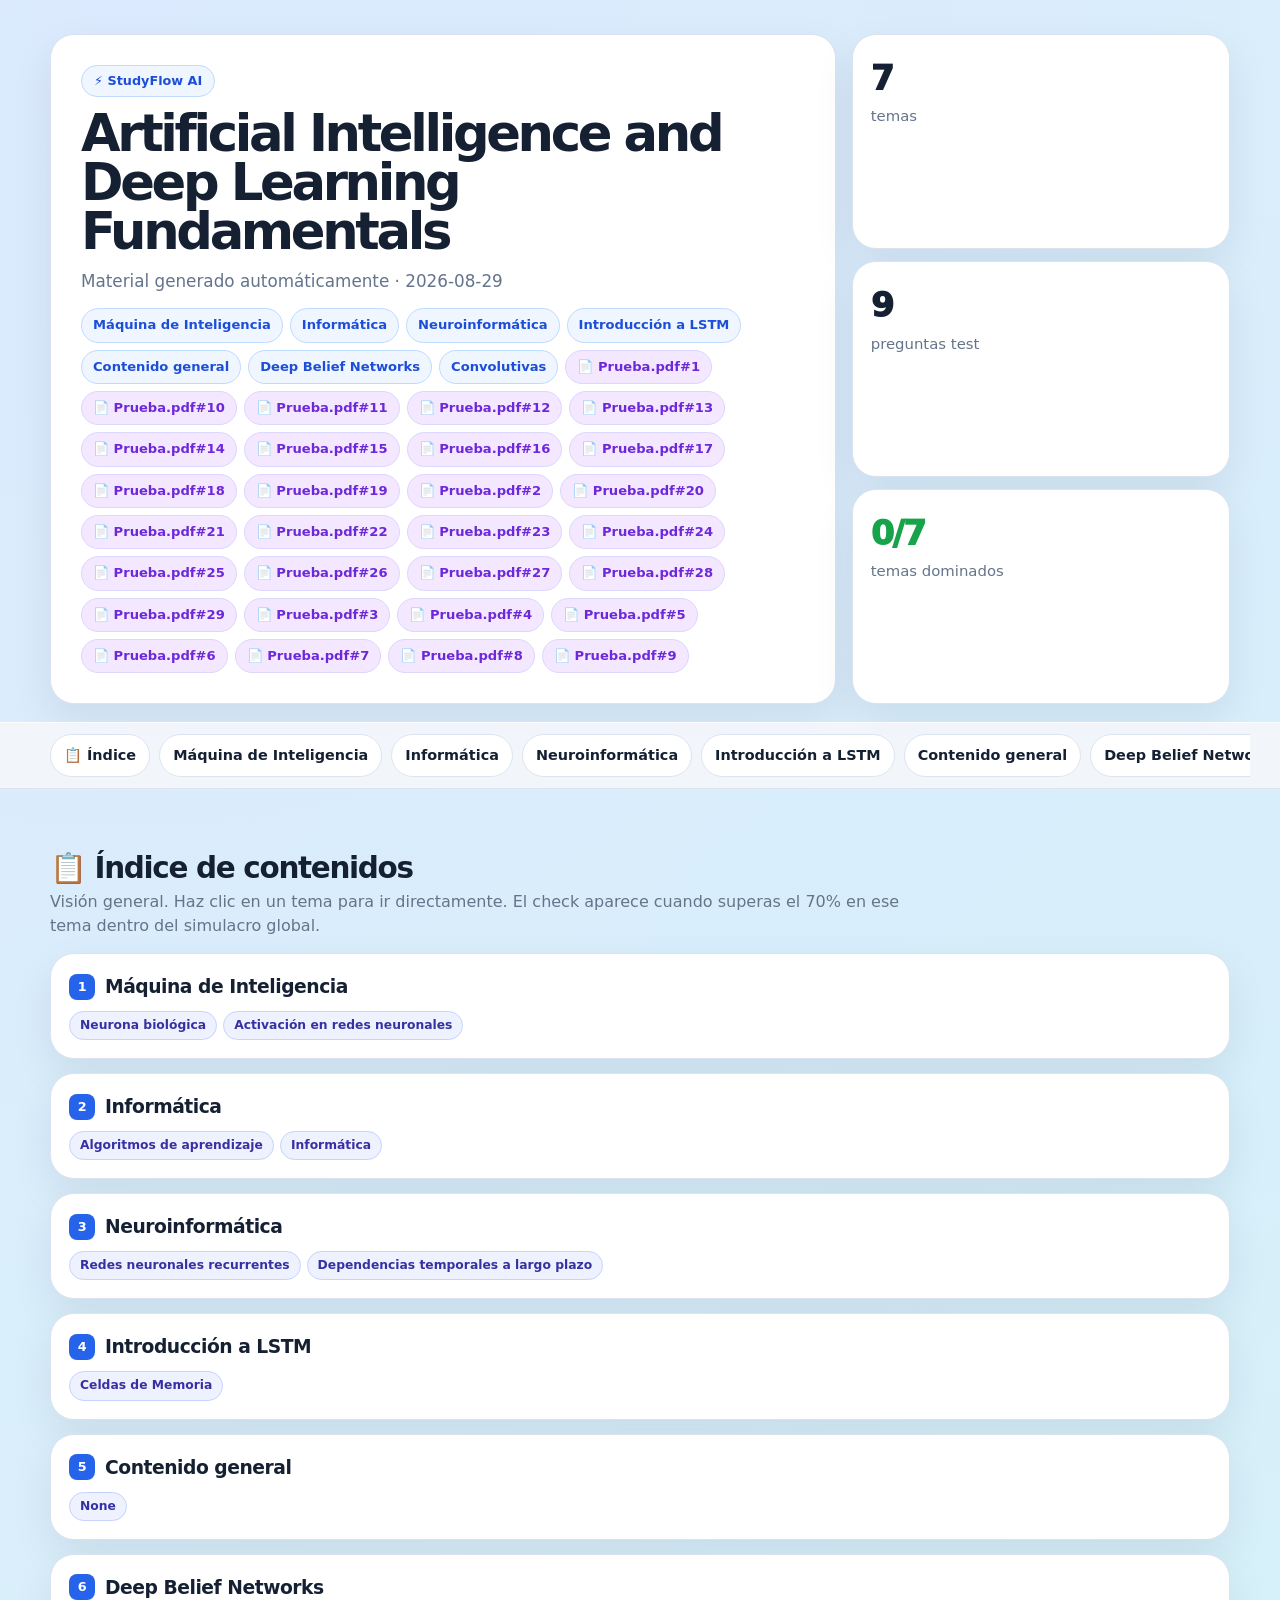
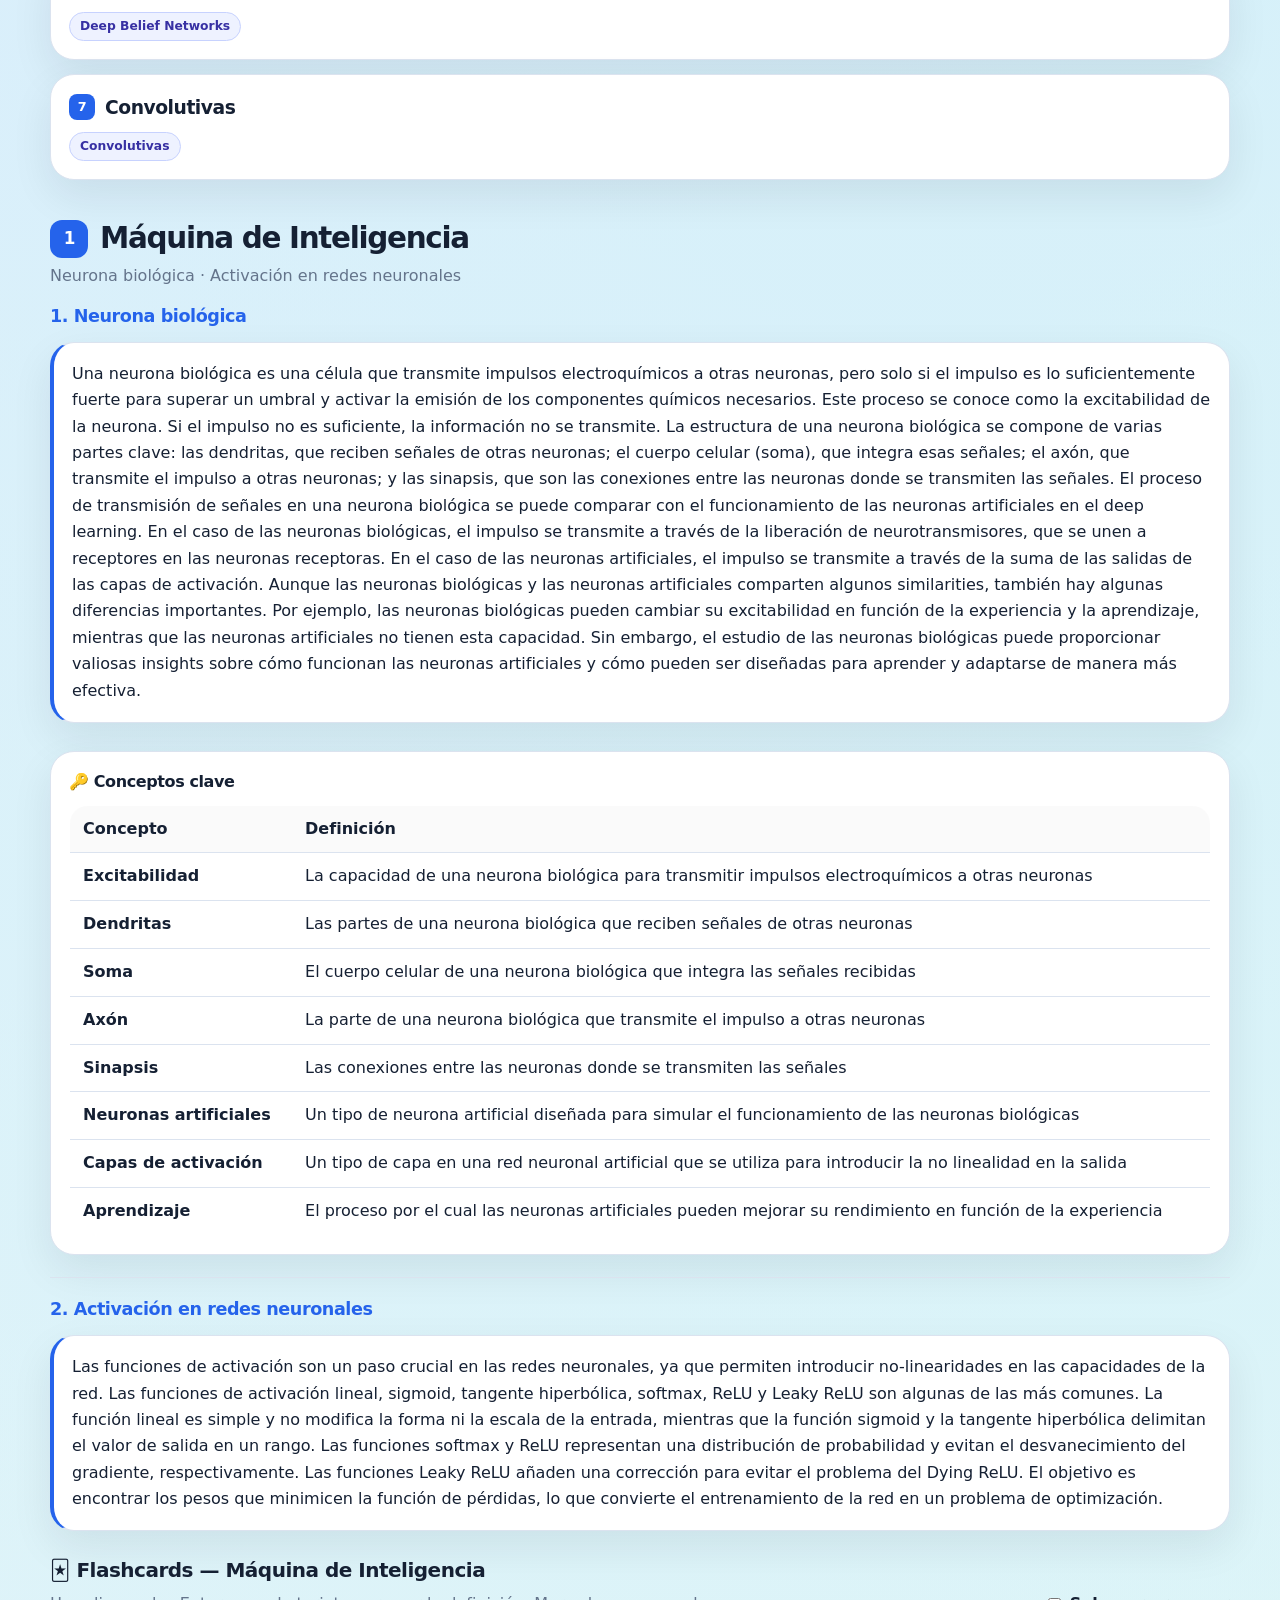
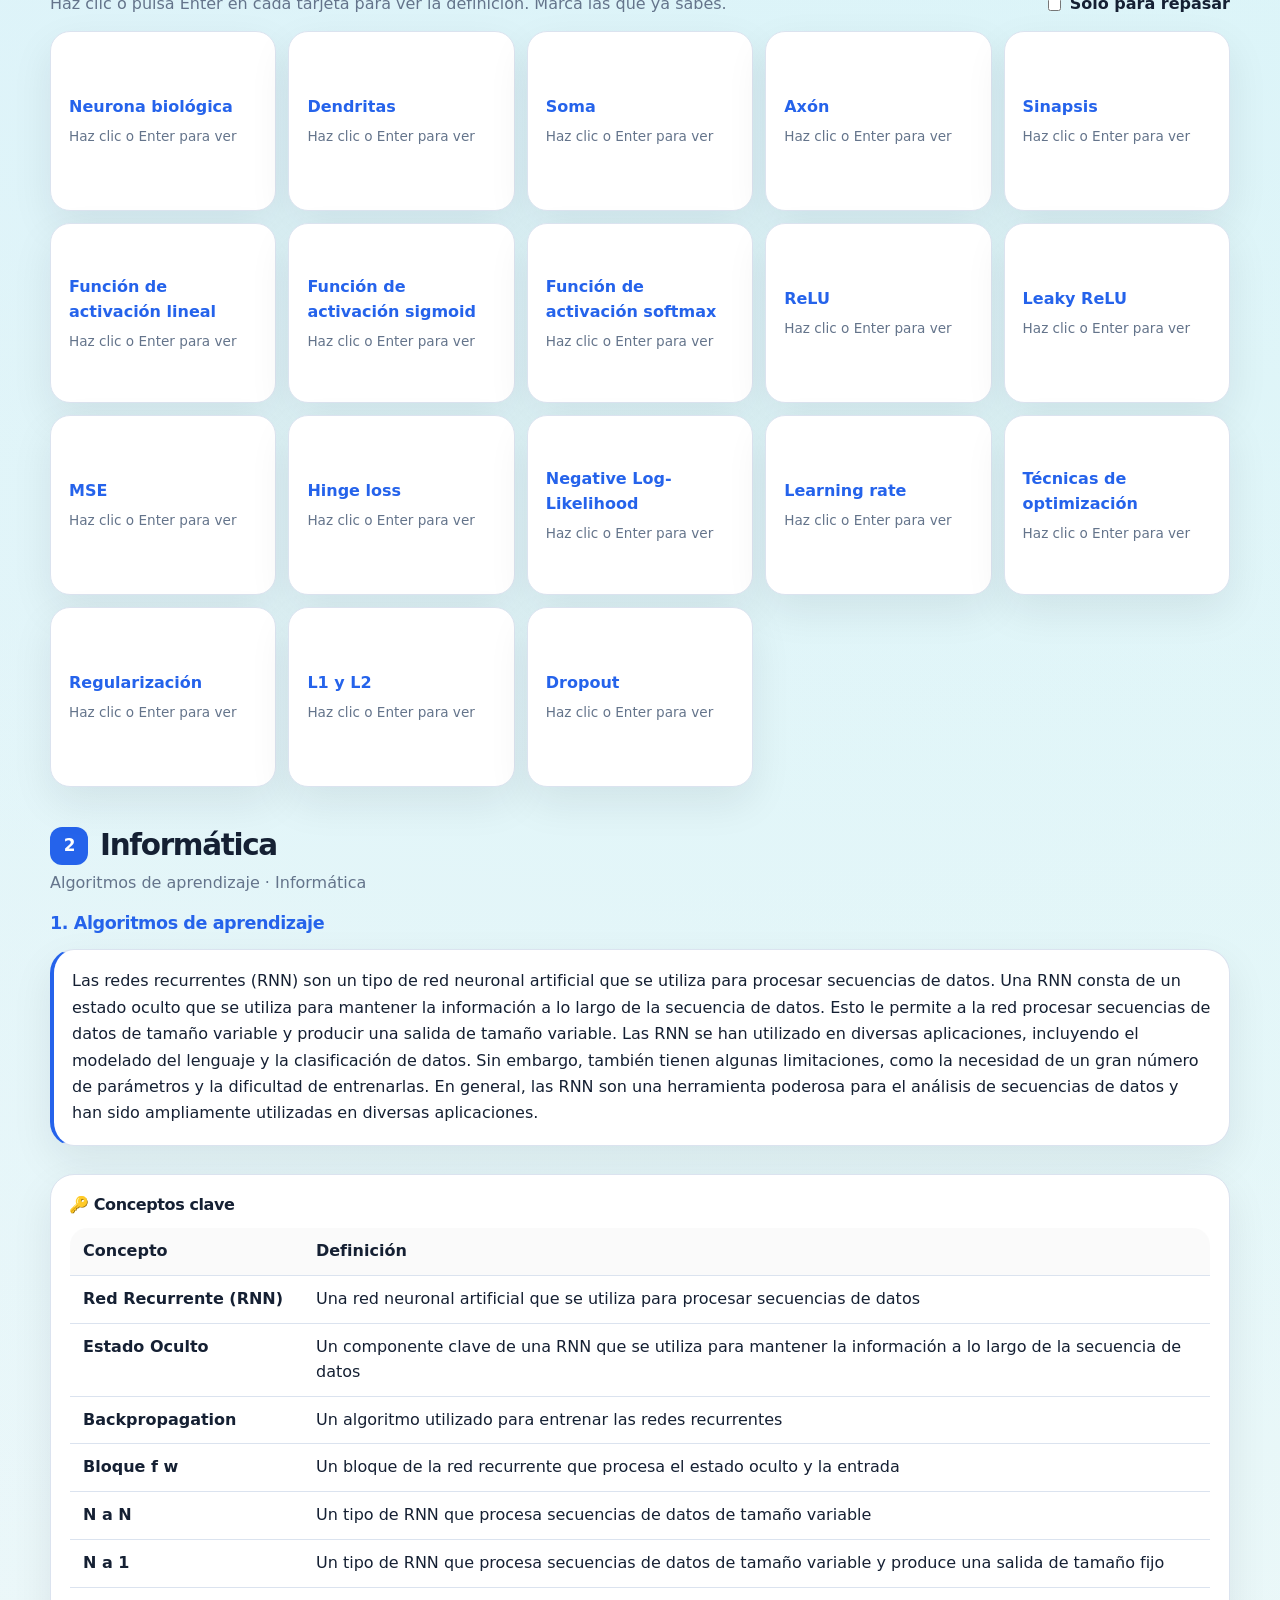
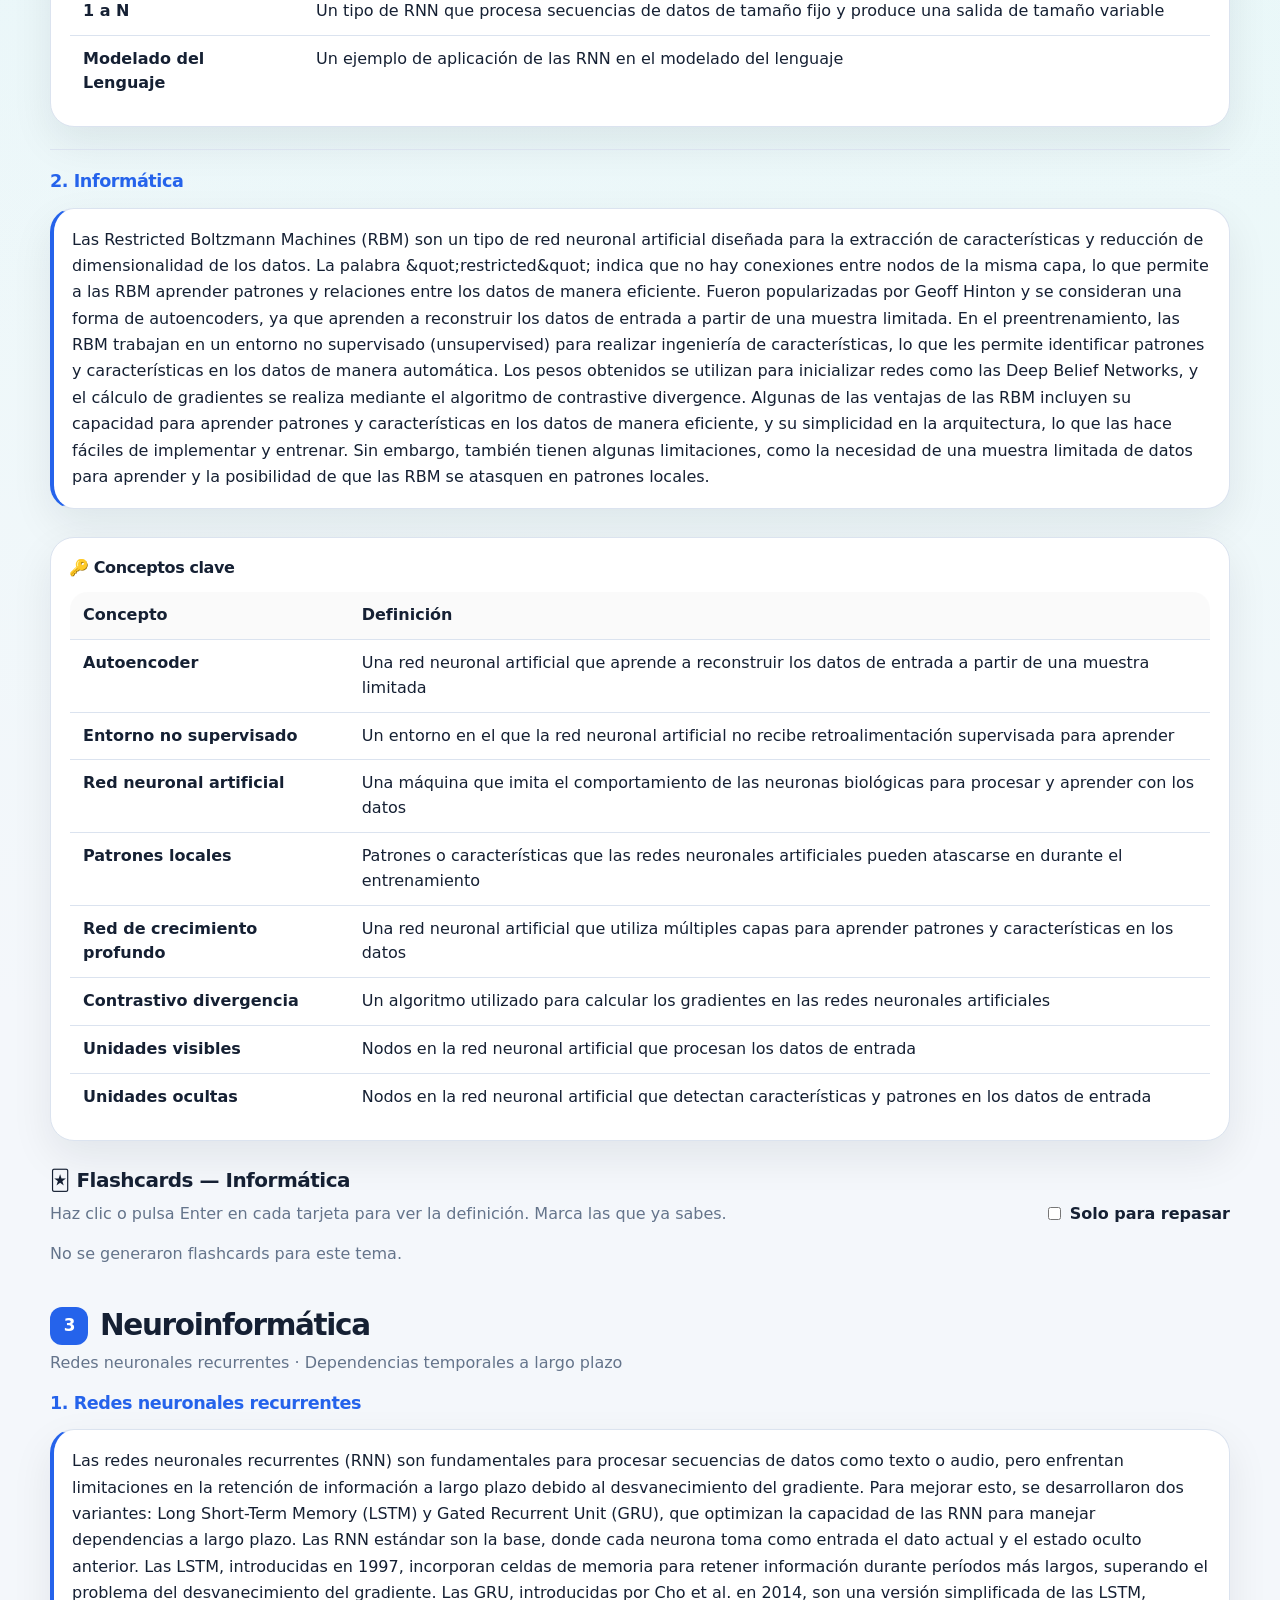
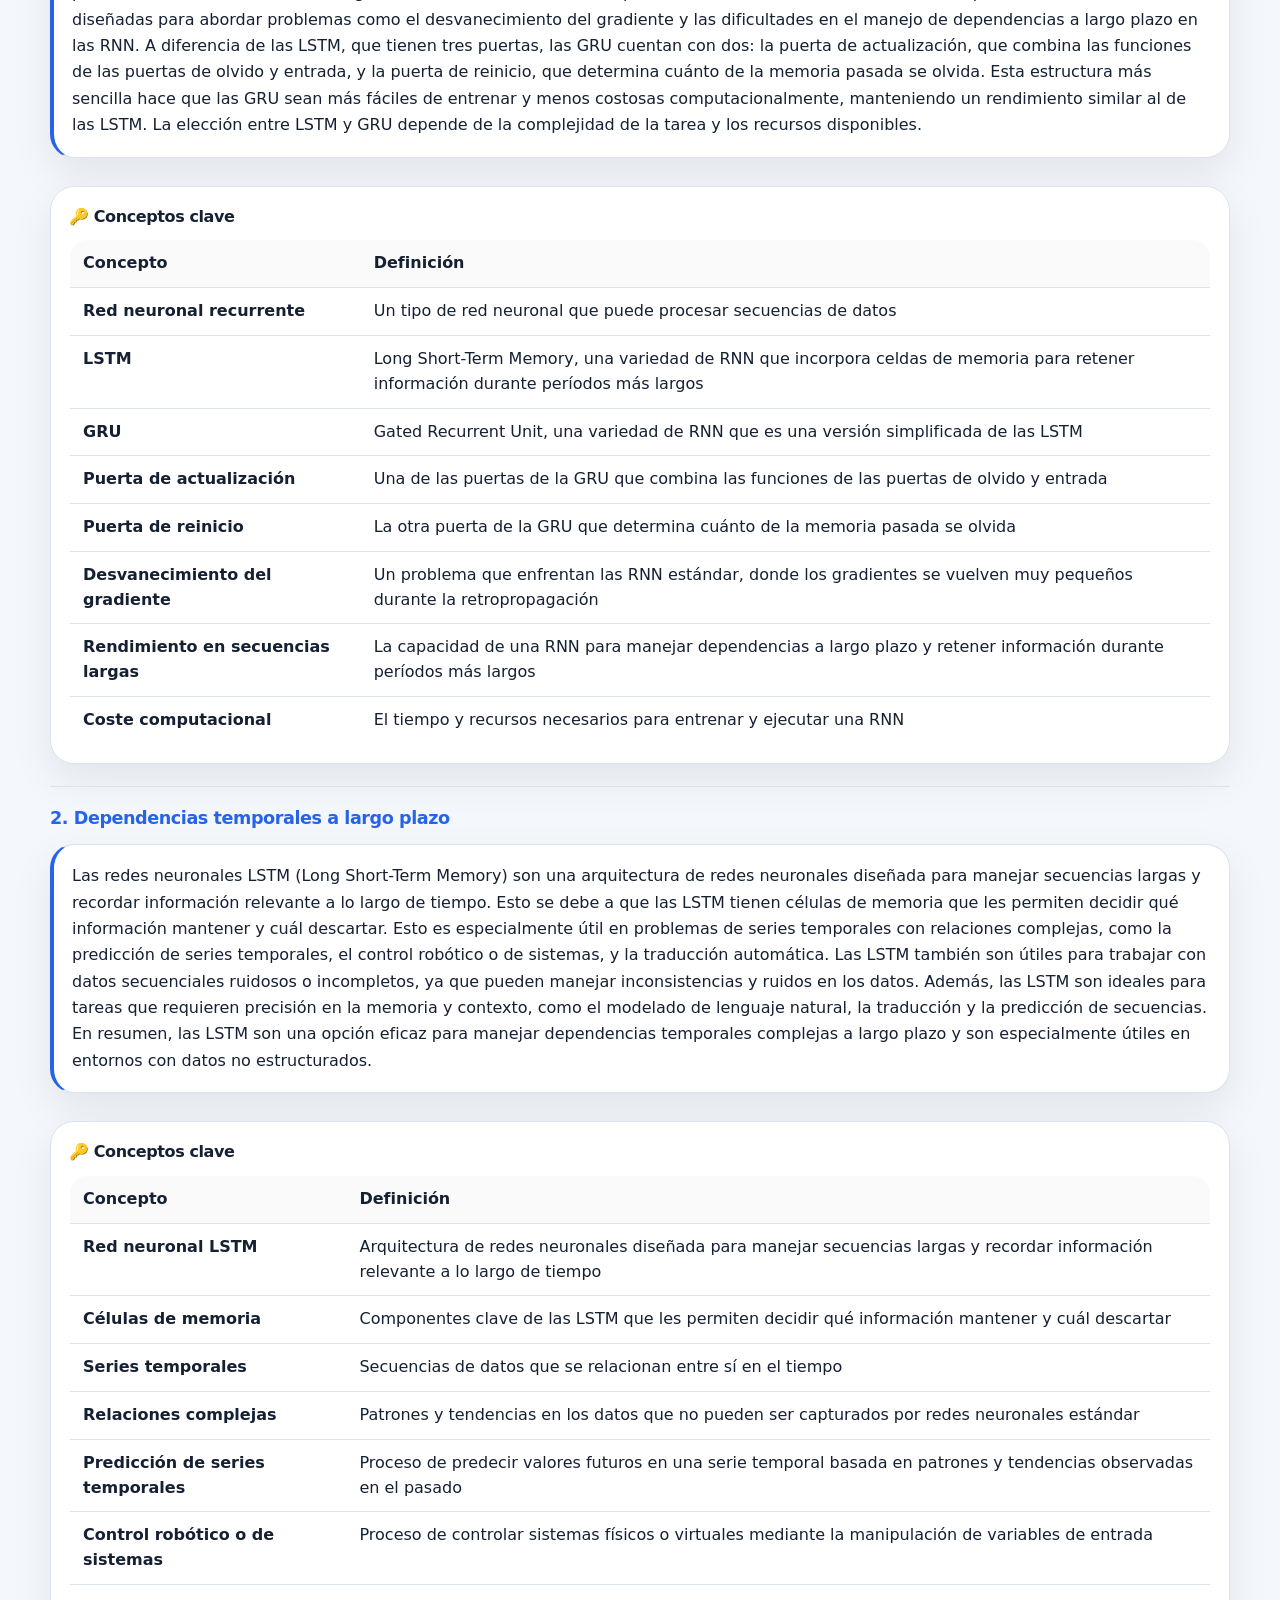
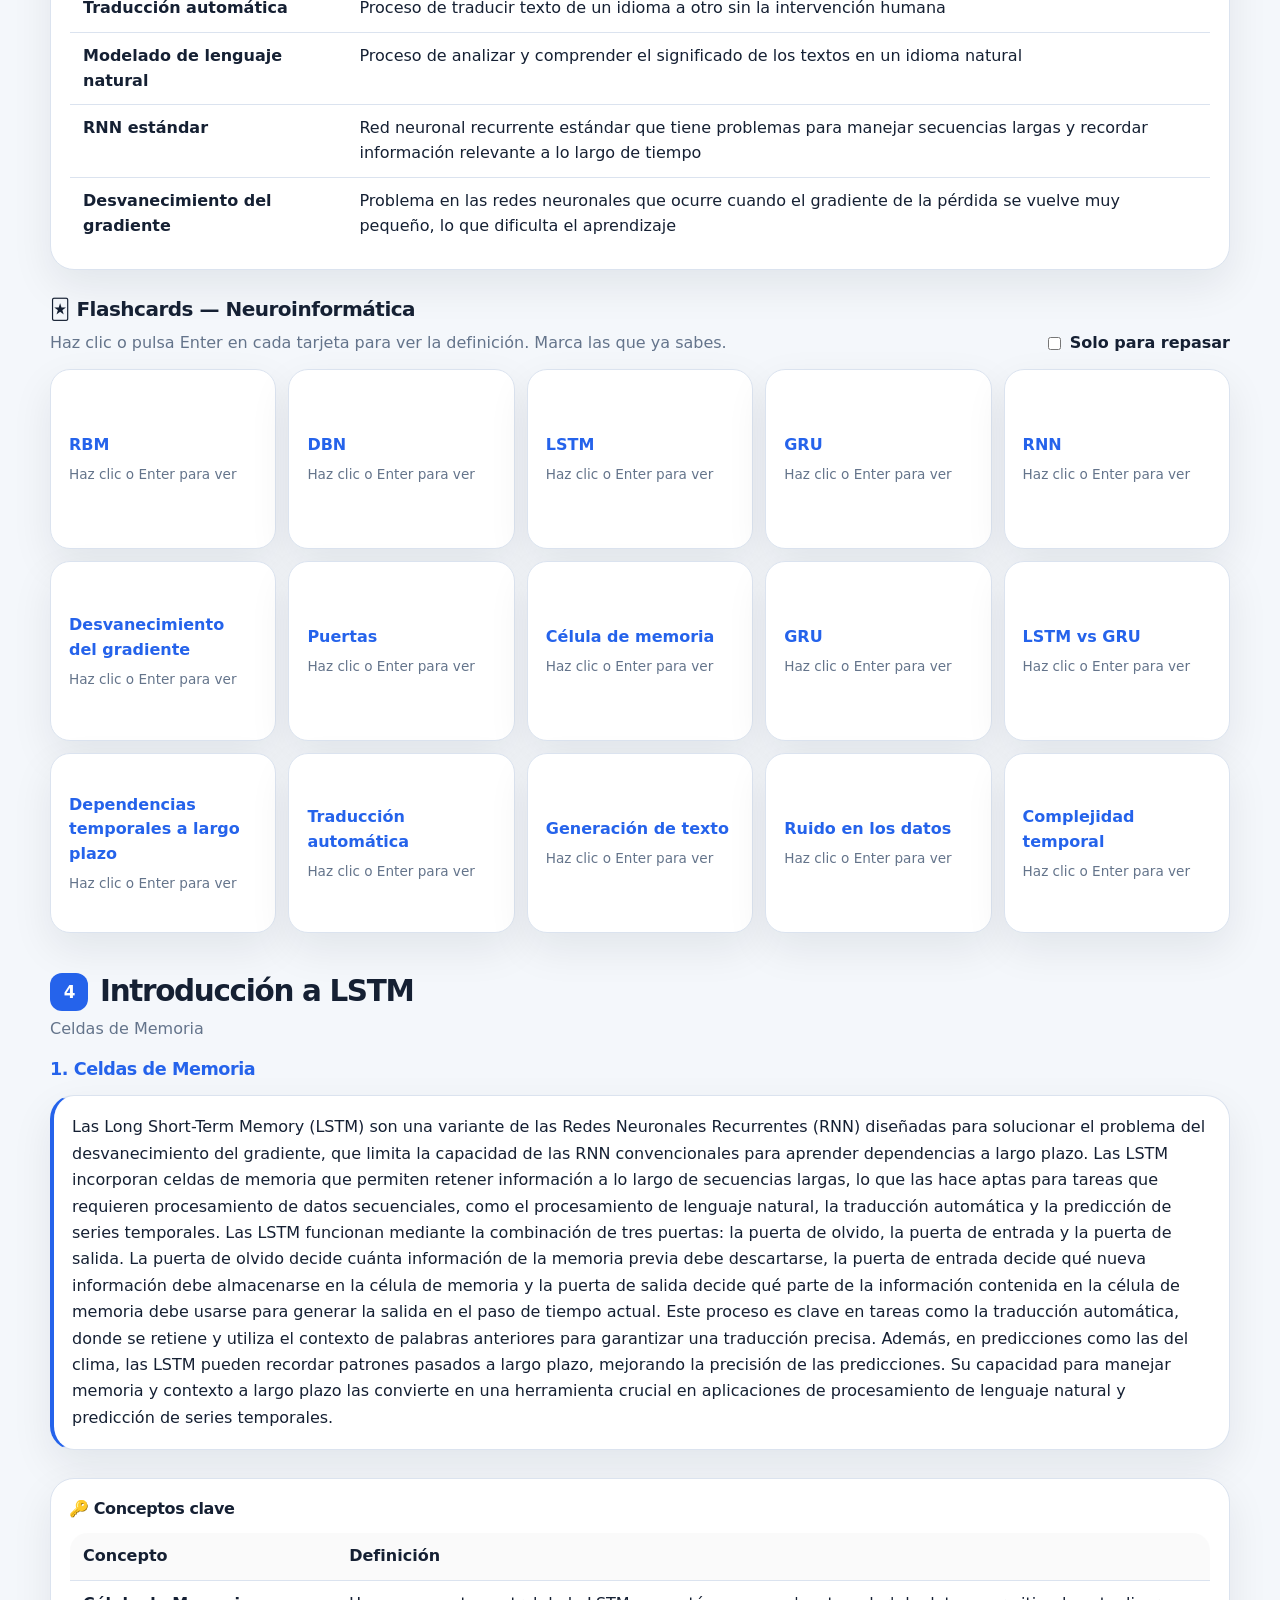
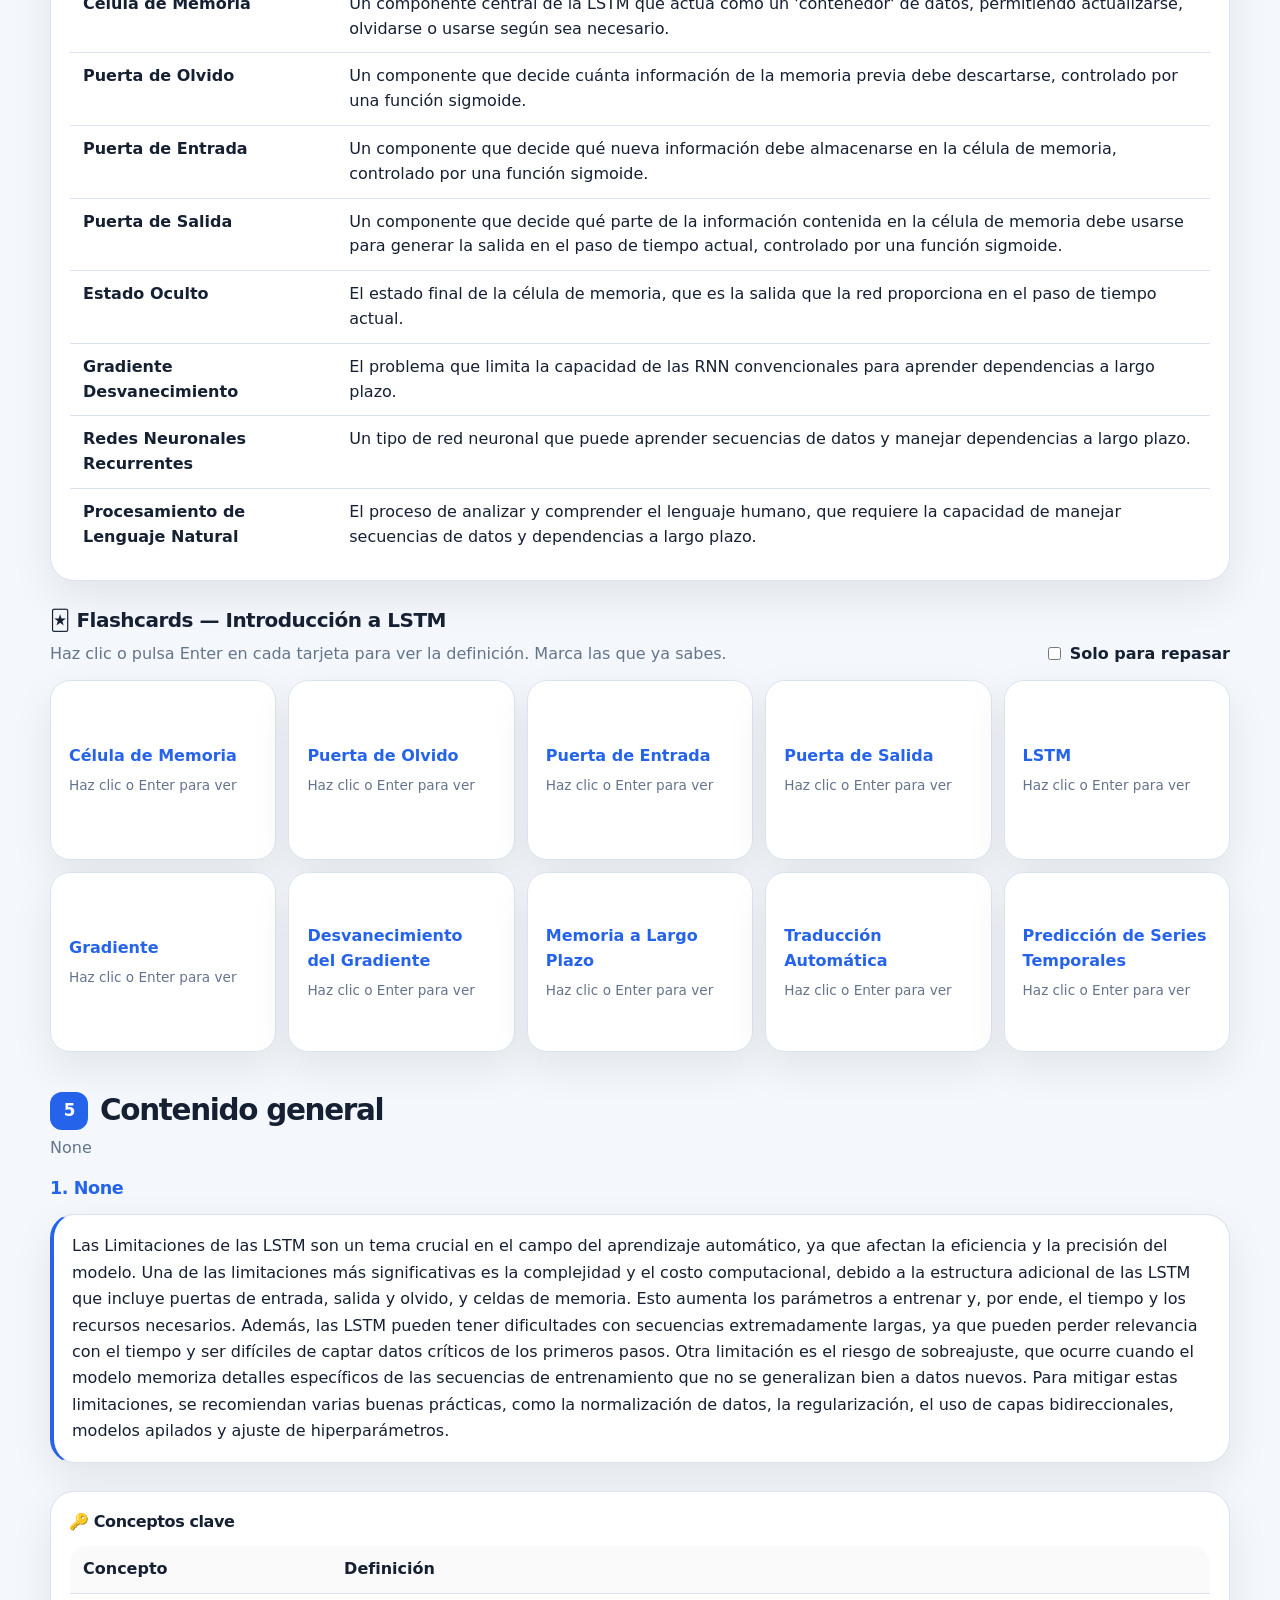
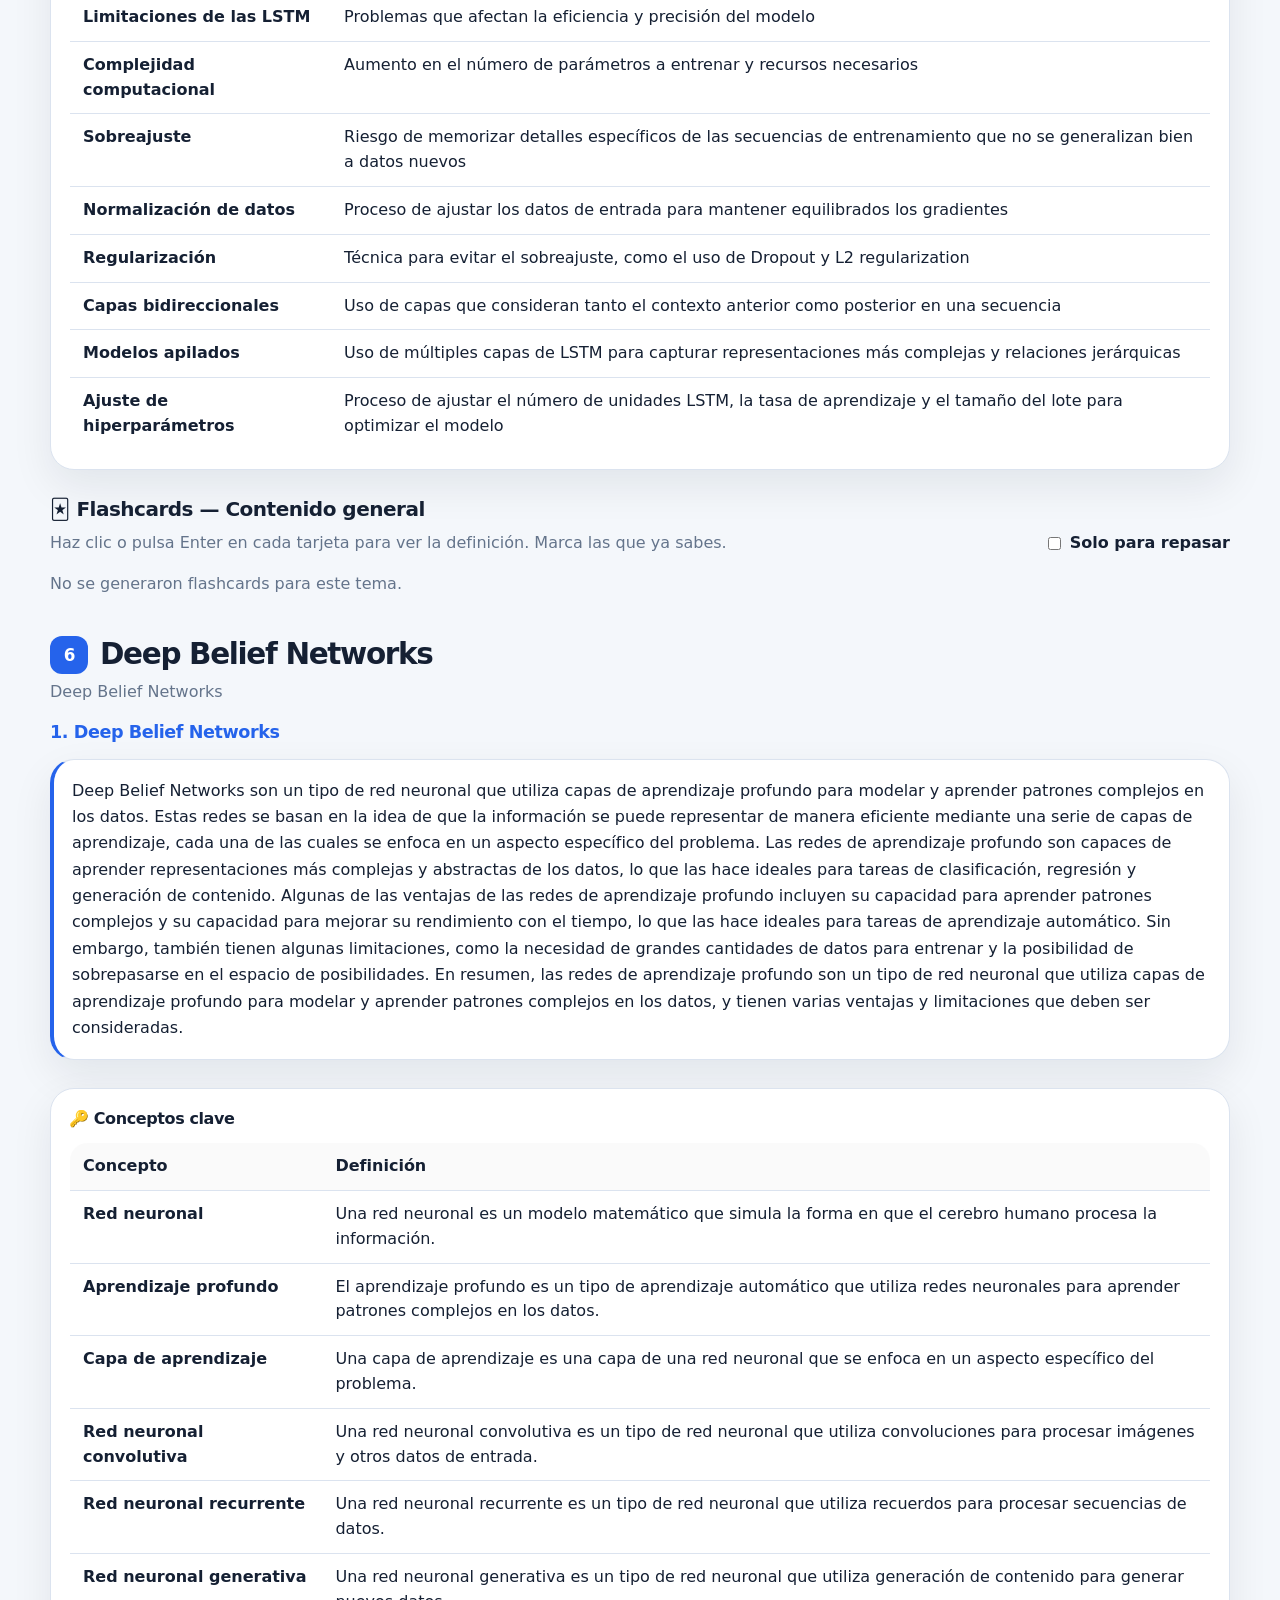
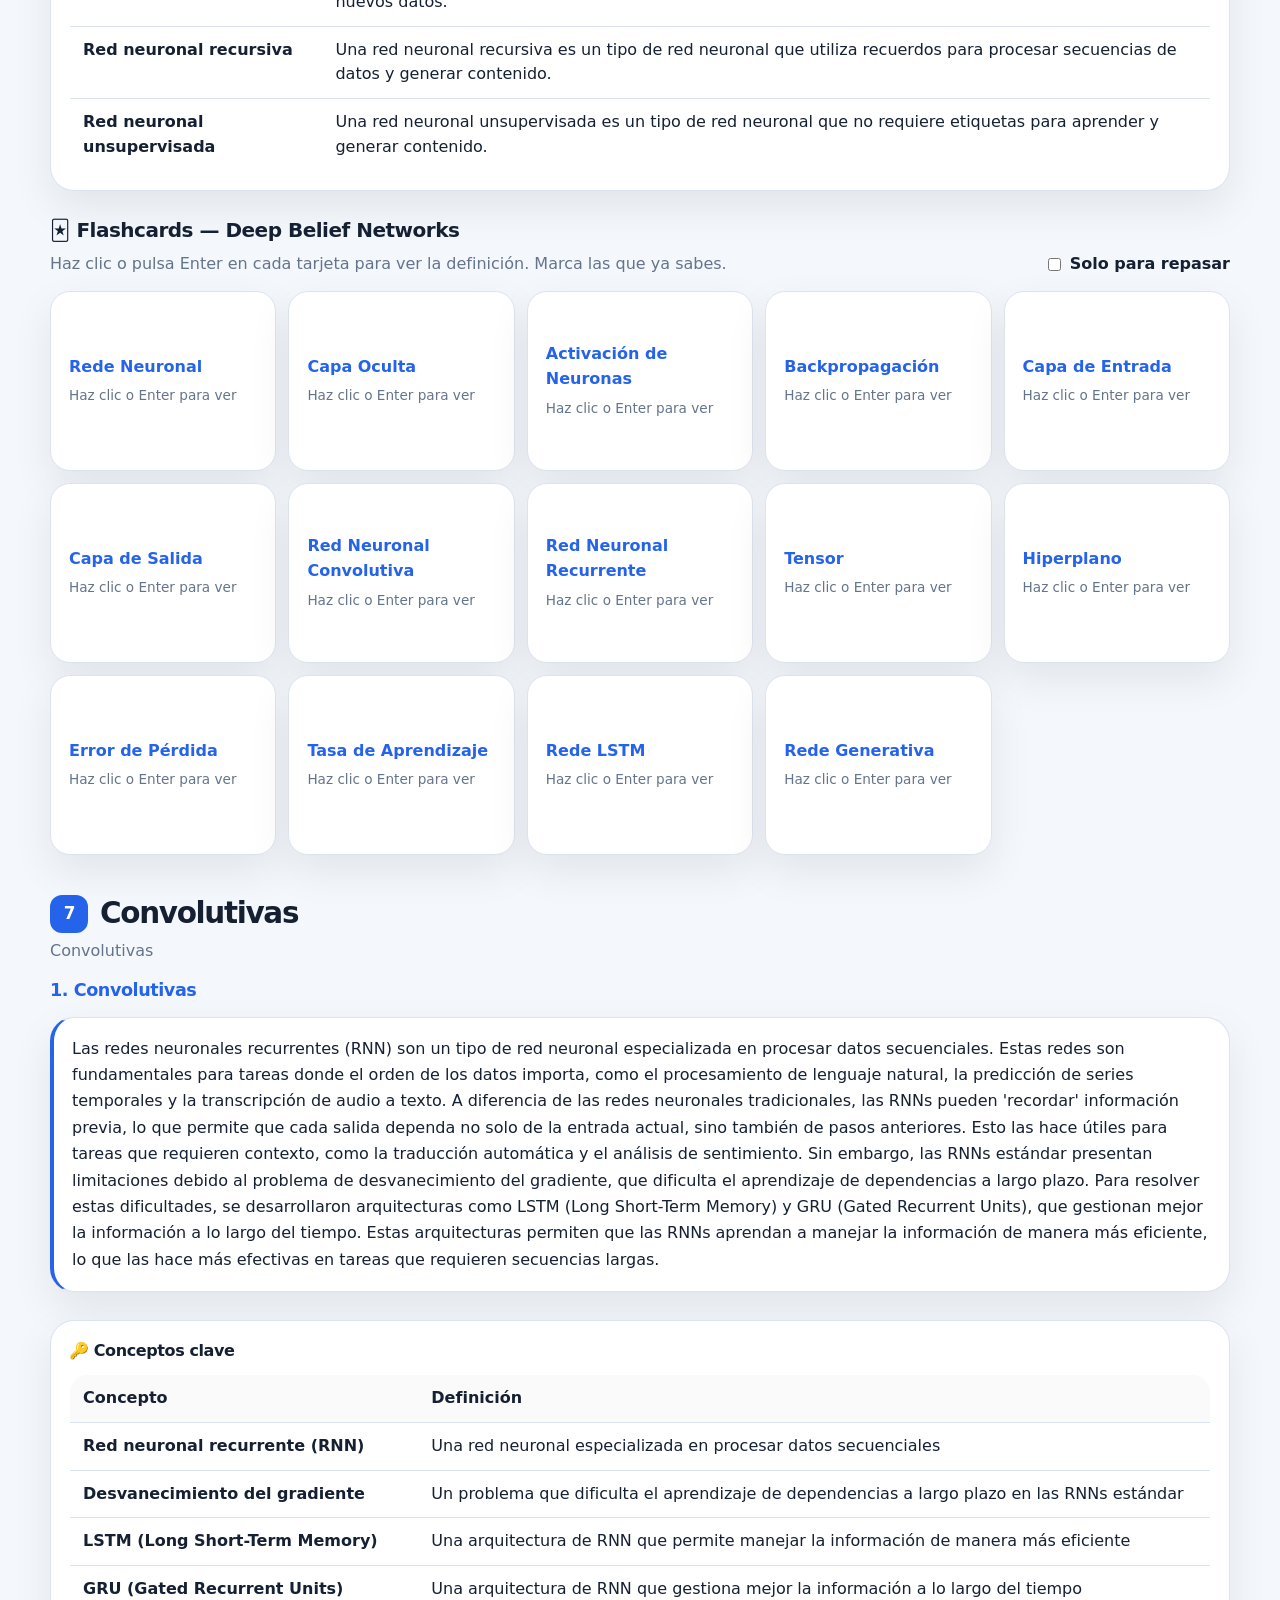
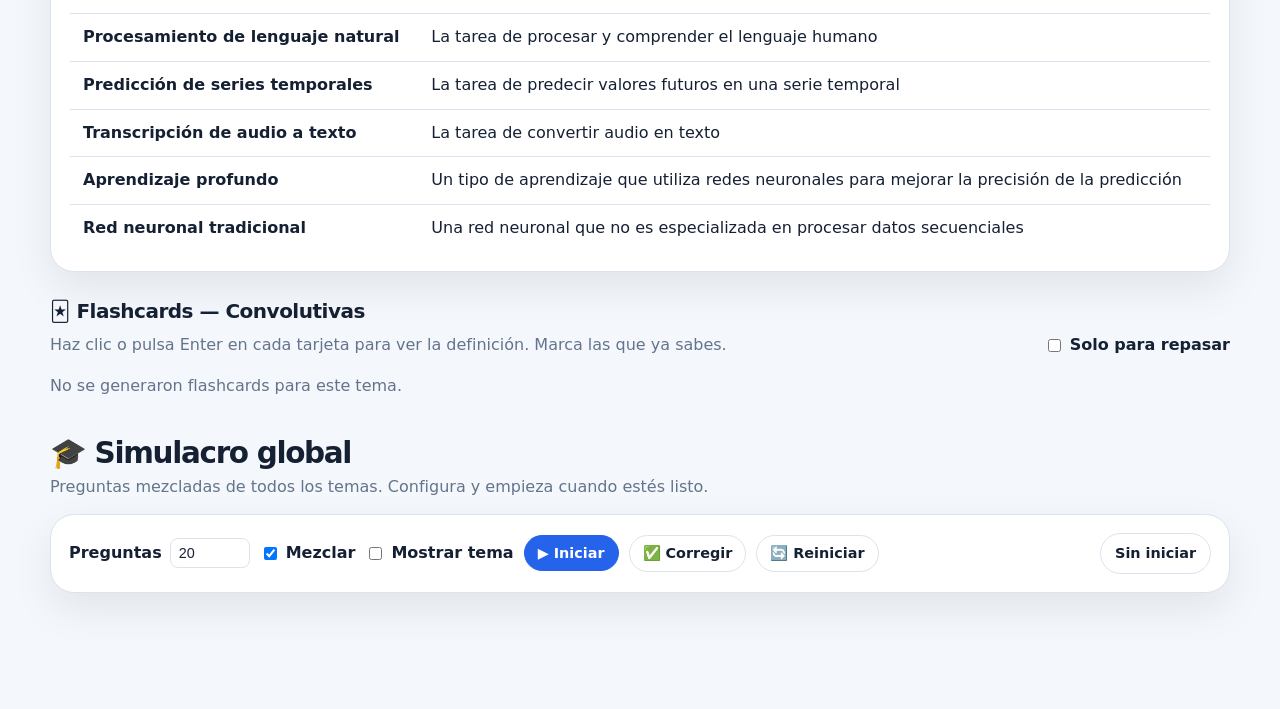
<file: src/studyflow/mlruns/1/50101670bc75438ab25733625f0125ad/artifacts/index.html>
<!DOCTYPE html>
<html lang="es">
<head>
<meta charset="UTF-8"/>
<meta name="viewport" content="width=device-width, initial-scale=1.0"/>
<title>Artificial Intelligence and Deep Learning Fundamentals — StudyFlow AI</title>
<style>
:root{
  --bg:#f4f7fb;--card:#fff;--text:#152033;--muted:#64748b;--border:#dbe3ef;
  --primary:#2563eb;--primary-dark:#1e40af;--ok:#16a34a;--ok-bg:#dcfce7;
  --bad:#dc2626;--bad-bg:#fee2e2;--warn:#d97706;--warn-bg:#fef3c7;
  --purple:#7c3aed;--purple-bg:#f3e8ff;--cyan-bg:#ecfeff;--cyan:#0e7490;
  --shadow:0 16px 42px rgba(15,23,42,.08);--radius:24px;
}
html[data-theme="dark"]{
  --bg:#0f1420;--card:#1a2233;--text:#e6ebf5;--muted:#93a0bd;--border:#2c3650;
  --primary:#5b8def;--primary-dark:#7ea6f5;--ok:#22c55e;--ok-bg:#14301f;
  --bad:#f87171;--bad-bg:#3a1717;--warn:#fbbf24;--warn-bg:#3a2c0d;
  --purple:#a78bfa;--purple-bg:#2a2044;--cyan-bg:#0d2b30;--cyan:#5eead4;
  --shadow:0 16px 42px rgba(0,0,0,.45);
}
*{box-sizing:border-box}html{scroll-behavior:smooth}
.skip-link{position:absolute;left:-999px;top:0;background:var(--primary);color:#fff;
  padding:10px 16px;border-radius:0 0 10px 0;z-index:999;font-weight:800}
.skip-link:focus{left:0}
body{
  margin:0;
  font-family:Inter,system-ui,-apple-system,BlinkMacSystemFont,"Segoe UI",sans-serif;
  color:var(--text);
  background:radial-gradient(circle at 10% 0%,#dbeafe 0%,rgba(219,234,254,0) 34%),
             radial-gradient(circle at 90% 8%,#ccfbf1 0%,rgba(204,251,241,0) 34%),
             var(--bg);
  line-height:1.55;
  transition:background-color .2s ease,color .2s ease
}
html[data-theme="dark"] body{
  background:radial-gradient(circle at 10% 0%,#1b2a4a 0%,rgba(27,42,74,0) 34%),
             radial-gradient(circle at 90% 8%,#0d3b3a 0%,rgba(13,59,58,0) 34%),
             var(--bg)
}
header,main,.nav-inner{max-width:1220px;margin:0 auto}
header{padding:34px 20px 18px}
.hero{display:grid;grid-template-columns:1.35fr .65fr;gap:16px}
.hero-card,.stat-card,.panel,.card,.quiz-card,.module{
  background:var(--card);border:1px solid var(--border);
  border-radius:var(--radius);box-shadow:var(--shadow)
}
.hero-card{padding:30px}
.sf-badge{display:inline-block;background:#eff6ff;color:#1d4ed8;border:1px solid #bfdbfe;
  border-radius:999px;padding:5px 12px;font-size:.8rem;font-weight:800;margin-bottom:12px}
html[data-theme="dark"] .sf-badge{background:#1e2a4a;color:#93b4fb;border-color:#2c3d63}
h1{font-size:clamp(2rem,4vw,4rem);line-height:.96;letter-spacing:-.065em;margin:0 0 12px}
h3,h4{letter-spacing:-.025em;margin:0 0 10px}
h4{font-size:1rem;color:var(--text)}
.subtitle{color:var(--muted);font-size:1.05rem;margin:0 0 14px}
.badges{display:flex;flex-wrap:wrap;gap:7px;margin-top:14px}
.badge{display:inline-flex;border-radius:999px;font-weight:900;align-items:center;
  padding:6px 11px;background:#eff6ff;color:#1d4ed8;border:1px solid #bfdbfe;font-size:.82rem}
html[data-theme="dark"] .badge{background:#1e2a4a;color:#93b4fb;border-color:#2c3d63}
.badge.source{background:#f3e8ff;color:#6d28d9;border-color:#ddd6fe}
html[data-theme="dark"] .badge.source{background:#241a3d;color:#c4a9f7;border-color:#382a5c}
.stat-grid{display:grid;gap:12px}
.stat-card{padding:18px}
.stat-number{font-size:2.1rem;font-weight:950;letter-spacing:-.05em}
.stat-label{color:var(--muted);font-size:.93rem}
.progress-card .stat-number{color:var(--ok)}
nav{position:sticky;top:0;z-index:50;background:rgba(244,247,251,.91);
  backdrop-filter:blur(12px);border-top:1px solid rgba(255,255,255,.55);
  border-bottom:1px solid var(--border)}
html[data-theme="dark"] nav{background:rgba(15,20,32,.88);border-top-color:rgba(255,255,255,.06)}
.nav-inner{padding:11px 20px;display:flex;gap:9px;overflow-x:auto;scrollbar-width:none}
.nav-inner::-webkit-scrollbar{display:none}
.nav-link,button{
  border:1px solid var(--border);background:var(--card);color:var(--text);border-radius:999px;
  padding:9px 13px;font-weight:850;white-space:nowrap;cursor:pointer;font-size:.9rem;
  transition:transform .12s ease,border .18s ease,background .18s ease;
  text-decoration:none;display:inline-flex;align-items:center;font-family:inherit
}
.nav-link:hover,button:hover{transform:translateY(-1px);border-color:#93c5fd;background:#f8fbff}
html[data-theme="dark"] .nav-link:hover,html[data-theme="dark"] button:hover{background:#22304d;border-color:#3d5a80}
button.primary{background:var(--primary);color:#fff;border-color:var(--primary)}
button.primary:hover{background:var(--primary-dark)}
.toggle-btn{margin-left:auto}
.toggle-btn[aria-pressed="true"]{background:var(--primary);color:#fff;border-color:var(--primary)}
:focus-visible{outline:3px solid var(--primary);outline-offset:2px}
main{padding:24px 20px 70px}
section{margin:32px 0;padding-top:8px}
.subsection{margin-top:24px}
.section-title{display:flex;justify-content:space-between;align-items:end;gap:16px;margin:0 0 14px;flex-wrap:wrap}
.section-title h2{margin:0;font-size:clamp(1.45rem,2.3vw,2.25rem);letter-spacing:-.045em;line-height:1.05}
.section-title h3{margin:0;font-size:1.25rem}
.section-title p{margin:6px 0 0;color:var(--muted);max-width:850px}
.grid2{display:grid;grid-template-columns:repeat(2,minmax(0,1fr));gap:14px}
.overview-list{display:flex;flex-direction:column;gap:14px}
.panel,.card,.quiz-card,.module{padding:18px}
.muted-note{color:var(--muted)}
.topic-num{display:inline-flex;align-items:center;justify-content:center;
  width:26px;height:26px;background:var(--primary);color:#fff;border-radius:8px;
  font-size:.8rem;font-weight:900;margin-right:10px;flex-shrink:0}
.topic-num-lg{display:inline-flex;align-items:center;justify-content:center;
  width:38px;height:38px;background:var(--primary);color:#fff;border-radius:12px;
  font-size:1.05rem;font-weight:900;margin-right:12px;flex-shrink:0;vertical-align:middle}
.topic-link{color:var(--text);text-decoration:none;display:flex;align-items:center}
.topic-link:hover{color:var(--primary)}
.topic-check{margin-left:8px;color:var(--ok);font-weight:900}
.topic-check.done::after{content:"✓ dominado"}
.pills{display:flex;flex-wrap:wrap;gap:6px;margin-top:10px}
.pill{display:inline-flex;border-radius:999px;font-weight:800;align-items:center;
  padding:4px 10px;font-size:.77rem;background:#eef2ff;color:#3730a3;border:1px solid #c7d2fe}
html[data-theme="dark"] .pill{background:#1e2144;color:#a5b4fc;border-color:#312e70}
/* Subtopics (sequential) */
.subtopic-block{display:grid;gap:22px;margin-bottom:10px}
.subtopic-item{border-top:1px solid var(--border);padding-top:18px}
.subtopic-item:first-child{border-top:none;padding-top:0}
.subtopic-item h3{font-size:1.1rem;color:var(--primary);margin-bottom:12px}
.subtopic-content{display:grid;gap:14px}
.explanation-panel{border-left:4px solid var(--primary)}
.explanation-text p{margin:0 0 10px;color:var(--text);line-height:1.65}
.explanation-text p:last-child{margin-bottom:0}
.muted-panel{border-left:4px solid var(--warn);background:var(--warn-bg)}
.muted-panel .muted-note{color:inherit;margin:0}
/* Tables */
table{width:100%;border-collapse:collapse;border:1px solid var(--border);
  border-radius:18px;overflow:hidden;background:var(--card)}
th,td{padding:11px 13px;border-bottom:1px solid var(--border);text-align:left;vertical-align:top}
th{background:rgba(0,0,0,.02);font-weight:800}
html[data-theme="dark"] th{background:rgba(255,255,255,.03)}
tr:last-child td{border-bottom:0}
/* Quiz */
.quiz-grid{display:grid;grid-template-columns:repeat(auto-fill,minmax(340px,1fr));gap:12px}
.quiz-card{padding:18px}
.quiz-card h3{margin:0 0 12px;font-size:.97rem;line-height:1.4;letter-spacing:-.01em}
.opciones{display:grid;gap:7px}
.quiz-option{border:1px solid var(--border);border-radius:12px;padding:10px 13px;
  background:var(--card);cursor:pointer;font-size:.9rem;transition:all .15s ease;font-weight:600;
  text-align:left;width:100%;color:var(--text)}
.quiz-option:hover{background:#f0f7ff;border-color:#93c5fd}
html[data-theme="dark"] .quiz-option:hover{background:#1c2b4a}
.quiz-option.correct{background:var(--ok-bg);border-color:#22c55e;color:#14532d}
html[data-theme="dark"] .quiz-option.correct{color:#86efac}
.quiz-option.wrong{background:var(--bad-bg);border-color:#ef4444;color:#7f1d1d}
html[data-theme="dark"] .quiz-option.wrong{color:#fca5a5}
.quiz-option:disabled{cursor:default}
.quiz-note{margin-top:10px;font-size:.88rem;font-weight:700;border-radius:12px;
  padding:10px 12px;display:none}
.quiz-note.show{display:block}
.quiz-note.ok{background:var(--ok-bg);color:#14532d;border:1px solid #86efac}
.quiz-note.bad{background:var(--bad-bg);color:#7f1d1d;border:1px solid #fecaca}
html[data-theme="dark"] .quiz-note.ok{color:#86efac}
html[data-theme="dark"] .quiz-note.bad{color:#fca5a5}
.retry-btn{margin-top:10px;font-size:.8rem;padding:6px 12px;display:none}
/* Flashcards */
.flashcards{display:grid;grid-template-columns:repeat(auto-fill,minmax(220px,1fr));gap:12px}
.flip{perspective:1000px;min-height:180px;cursor:pointer}
.flip-inner{position:relative;width:100%;min-height:180px;transform-style:preserve-3d;
  transition:transform .45s ease}
.flip.flipped .flip-inner{transform:rotateY(180deg)}
.flip-front,.flip-back{position:absolute;inset:0;border-radius:20px;border:1px solid var(--border);
  background:var(--card);padding:18px;backface-visibility:hidden;box-shadow:var(--shadow);
  display:flex;flex-direction:column;justify-content:center}
.flip-back{transform:rotateY(180deg);background:var(--ok-bg);border-color:#86efac}
.flip-front strong{font-size:1rem;color:var(--primary);display:block;margin-bottom:6px}
.flip-front p{color:var(--muted);font-size:.85rem;margin:0}
.flip-back p{color:#14532d;margin:0 0 10px;font-size:.92rem;line-height:1.5}
html[data-theme="dark"] .flip-back p{color:#bbf7d0}
.flip-actions{display:flex;gap:6px}
.know-btn{font-size:.72rem;padding:5px 9px;border-radius:8px}
.know-btn[data-state="know"].active{background:var(--ok);color:#fff;border-color:var(--ok)}
.know-btn[data-state="review"].active{background:var(--warn);color:#fff;border-color:var(--warn)}
.flip.card-known{opacity:.55}
.flip.card-review .flip-front{border-color:var(--warn);border-width:2px}
.flip.filtered-out{display:none}
/* Exam */
.exam-toolbar{display:flex;flex-wrap:wrap;gap:10px;align-items:center}
.exam-control{display:flex;align-items:center;gap:8px;font-weight:700}
.exam-control input{border:1px solid var(--border);border-radius:8px;padding:6px 8px;font-size:.9rem;
  background:var(--card);color:var(--text)}
.toggle-label{display:flex;align-items:center;gap:6px;font-weight:700;cursor:pointer}
.score{margin-left:auto;background:var(--card);border:1px solid var(--border);
  border-radius:999px;padding:8px 14px;font-weight:900;font-size:.9rem}
.result{border-radius:16px;padding:14px}
.result.good{background:var(--ok-bg);color:#14532d;border:1px solid #86efac}
.result.bad{background:var(--bad-bg);color:#7f1d1d;border:1px solid #fecaca}
.result.warn{background:var(--warn-bg);color:#78350f;border:1px solid #fcd34d}
html[data-theme="dark"] .result.good{color:#86efac}
html[data-theme="dark"] .result.bad{color:#fca5a5}
html[data-theme="dark"] .result.warn{color:#fbbf24}
@media(max-width:900px){
  .hero,.grid2,.overview-list{grid-template-columns:1fr}
  .score{margin-left:0;width:100%;text-align:center}
  .section-title{display:block}
}
@media print{
  nav,.exam-toolbar,.toggle-btn,.retry-btn,.flip-actions,.skip-link{display:none !important}
  body{background:white;color:#000}
  .subtopic-item{page-break-inside:avoid;margin-bottom:16px}
  .panel,.quiz-card,.module,table,.flip{page-break-inside:avoid}
  .flip{perspective:none;min-height:auto}
  .flip-inner{position:static;transform:none !important;display:block}
  .flip-front,.flip-back{position:static;transform:none !important;box-shadow:none;
    border-radius:8px;margin-bottom:6px}
  .flip-back{background:#f0fdf4}
  .quiz-option{border:1px solid #ccc}
}
</style>
</head>
<body>

<a class="skip-link" href="#main-content">Saltar al contenido</a>

<header>
  <div class="hero">
    <div class="hero-card">
      <div class="sf-badge">⚡ StudyFlow AI</div>
      <h1>Artificial Intelligence and Deep Learning Fundamentals</h1>
      <p class="subtitle">Material generado automáticamente · 2026-08-29</p>
      <div class="badges">
        <span class="badge">Máquina de Inteligencia</span><span class="badge">Informática</span><span class="badge">Neuroinformática</span><span class="badge">Introducción a LSTM</span><span class="badge">Contenido general</span><span class="badge">Deep Belief Networks</span><span class="badge">Convolutivas</span>
        <span class="badge source">📄 Prueba.pdf#1</span><span class="badge source">📄 Prueba.pdf#10</span><span class="badge source">📄 Prueba.pdf#11</span><span class="badge source">📄 Prueba.pdf#12</span><span class="badge source">📄 Prueba.pdf#13</span><span class="badge source">📄 Prueba.pdf#14</span><span class="badge source">📄 Prueba.pdf#15</span><span class="badge source">📄 Prueba.pdf#16</span><span class="badge source">📄 Prueba.pdf#17</span><span class="badge source">📄 Prueba.pdf#18</span><span class="badge source">📄 Prueba.pdf#19</span><span class="badge source">📄 Prueba.pdf#2</span><span class="badge source">📄 Prueba.pdf#20</span><span class="badge source">📄 Prueba.pdf#21</span><span class="badge source">📄 Prueba.pdf#22</span><span class="badge source">📄 Prueba.pdf#23</span><span class="badge source">📄 Prueba.pdf#24</span><span class="badge source">📄 Prueba.pdf#25</span><span class="badge source">📄 Prueba.pdf#26</span><span class="badge source">📄 Prueba.pdf#27</span><span class="badge source">📄 Prueba.pdf#28</span><span class="badge source">📄 Prueba.pdf#29</span><span class="badge source">📄 Prueba.pdf#3</span><span class="badge source">📄 Prueba.pdf#4</span><span class="badge source">📄 Prueba.pdf#5</span><span class="badge source">📄 Prueba.pdf#6</span><span class="badge source">📄 Prueba.pdf#7</span><span class="badge source">📄 Prueba.pdf#8</span><span class="badge source">📄 Prueba.pdf#9</span>
      </div>
    </div>
    <div class="stat-grid">
      <div class="stat-card">
        <div class="stat-number">7</div>
        <div class="stat-label">temas</div>
      </div>
      <div class="stat-card">
        <div class="stat-number">9</div>
        <div class="stat-label">preguntas test</div>
      </div>
      <div class="stat-card progress-card">
        <div class="stat-number" id="progressCount">0/7</div>
        <div class="stat-label">temas dominados</div>
      </div>
    </div>
  </div>
</header>

<nav>
  <div class="nav-inner">
    <a class="nav-link" href="#overview">📋 Índice</a>
    <a class="nav-link" href="#m_quina_de_inteligencia">Máquina de Inteligencia</a><a class="nav-link" href="#inform_tica">Informática</a><a class="nav-link" href="#neuroinform_tica">Neuroinformática</a><a class="nav-link" href="#introducci_n_a_lstm">Introducción a LSTM</a><a class="nav-link" href="#contenido_general">Contenido general</a><a class="nav-link" href="#deep_belief_networks">Deep Belief Networks</a><a class="nav-link" href="#convolutivas">Convolutivas</a>
    <a class="nav-link" href="#exam">🎓 Simulacro</a>
    <button class="nav-link toggle-btn" id="darkModeBtn" type="button"
      aria-pressed="false" title="Alternar modo oscuro">🌙 Oscuro</button>
  </div>
</nav>

<main id="main-content">
  <section id="overview">
  <div class="section-title">
    <div><h2>📋 Índice de contenidos</h2>
    <p>Visión general. Haz clic en un tema para ir directamente. El check aparece cuando superas el 70% en ese tema dentro del simulacro global.</p></div>
  </div>
  <!-- Cambiado grid3 por overview-list para forzar filas en lugar de columnas -->
  <div class="overview-list"><div class="module" id="overview-m_quina_de_inteligencia" data-topic-id="m_quina_de_inteligencia">
          <h3><a href="#m_quina_de_inteligencia" class="topic-link">
            <span class="topic-num">1</span>Máquina de Inteligencia
            <span class="topic-check" aria-hidden="true"></span>
          </a></h3>
          <div class="pills">
            <span class="pill">Neurona biológica</span><span class="pill">Activación en redes neuronales</span>
          </div>
        </div><div class="module" id="overview-inform_tica" data-topic-id="inform_tica">
          <h3><a href="#inform_tica" class="topic-link">
            <span class="topic-num">2</span>Informática
            <span class="topic-check" aria-hidden="true"></span>
          </a></h3>
          <div class="pills">
            <span class="pill">Algoritmos de aprendizaje</span><span class="pill">Informática</span>
          </div>
        </div><div class="module" id="overview-neuroinform_tica" data-topic-id="neuroinform_tica">
          <h3><a href="#neuroinform_tica" class="topic-link">
            <span class="topic-num">3</span>Neuroinformática
            <span class="topic-check" aria-hidden="true"></span>
          </a></h3>
          <div class="pills">
            <span class="pill">Redes neuronales recurrentes</span><span class="pill">Dependencias temporales a largo plazo</span>
          </div>
        </div><div class="module" id="overview-introducci_n_a_lstm" data-topic-id="introducci_n_a_lstm">
          <h3><a href="#introducci_n_a_lstm" class="topic-link">
            <span class="topic-num">4</span>Introducción a LSTM
            <span class="topic-check" aria-hidden="true"></span>
          </a></h3>
          <div class="pills">
            <span class="pill">Celdas de Memoria</span>
          </div>
        </div><div class="module" id="overview-contenido_general" data-topic-id="contenido_general">
          <h3><a href="#contenido_general" class="topic-link">
            <span class="topic-num">5</span>Contenido general
            <span class="topic-check" aria-hidden="true"></span>
          </a></h3>
          <div class="pills">
            <span class="pill">None</span>
          </div>
        </div><div class="module" id="overview-deep_belief_networks" data-topic-id="deep_belief_networks">
          <h3><a href="#deep_belief_networks" class="topic-link">
            <span class="topic-num">6</span>Deep Belief Networks
            <span class="topic-check" aria-hidden="true"></span>
          </a></h3>
          <div class="pills">
            <span class="pill">Deep Belief Networks</span>
          </div>
        </div><div class="module" id="overview-convolutivas" data-topic-id="convolutivas">
          <h3><a href="#convolutivas" class="topic-link">
            <span class="topic-num">7</span>Convolutivas
            <span class="topic-check" aria-hidden="true"></span>
          </a></h3>
          <div class="pills">
            <span class="pill">Convolutivas</span>
          </div>
        </div></div>
</section>
  <section id="m_quina_de_inteligencia">
  <div class="section-title">
    <div>
      <h2><span class="topic-num-lg">1</span>Máquina de Inteligencia</h2>
      <p>Neurona biológica  ·  Activación en redes neuronales</p>
    </div>
  </div>

  <div class="subtopic-block"><div class="subtopic-item" id="m_quina_de_inteligencia__neurona_biol_gica"><h3>1. Neurona biológica</h3><div class="subtopic-content">
  <div class="panel explanation-panel">
    <div class="explanation-text"><p>Una neurona biológica es una célula que transmite impulsos electroquímicos a otras neuronas, pero solo si el impulso es lo suficientemente fuerte para superar un umbral y activar la emisión de los componentes químicos necesarios. Este proceso se conoce como la excitabilidad de la neurona. Si el impulso no es suficiente, la información no se transmite. La estructura de una neurona biológica se compone de varias partes clave: las dendritas, que reciben señales de otras neuronas; el cuerpo celular (soma), que integra esas señales; el axón, que transmite el impulso a otras neuronas; y las sinapsis, que son las conexiones entre las neuronas donde se transmiten las señales. El proceso de transmisión de señales en una neurona biológica se puede comparar con el funcionamiento de las neuronas artificiales en el deep learning. En el caso de las neuronas biológicas, el impulso se transmite a través de la liberación de neurotransmisores, que se unen a receptores en las neuronas receptoras. En el caso de las neuronas artificiales, el impulso se transmite a través de la suma de las salidas de las capas de activación. Aunque las neuronas biológicas y las neuronas artificiales comparten algunos similarities, también hay algunas diferencias importantes. Por ejemplo, las neuronas biológicas pueden cambiar su excitabilidad en función de la experiencia y la aprendizaje, mientras que las neuronas artificiales no tienen esta capacidad. Sin embargo, el estudio de las neuronas biológicas puede proporcionar valiosas insights sobre cómo funcionan las neuronas artificiales y cómo pueden ser diseñadas para aprender y adaptarse de manera más efectiva.</p></div>
  </div>
  <div class="panel" style="margin-top:14px">
      <h4>🔑 Conceptos clave</h4>
      <table>
        <tr><th scope="col">Concepto</th><th scope="col">Definición</th></tr>
        <tr><td><strong>Excitabilidad</strong></td><td>La capacidad de una neurona biológica para transmitir impulsos electroquímicos a otras neuronas</td></tr><tr><td><strong>Dendritas</strong></td><td>Las partes de una neurona biológica que reciben señales de otras neuronas</td></tr><tr><td><strong>Soma</strong></td><td>El cuerpo celular de una neurona biológica que integra las señales recibidas</td></tr><tr><td><strong>Axón</strong></td><td>La parte de una neurona biológica que transmite el impulso a otras neuronas</td></tr><tr><td><strong>Sinapsis</strong></td><td>Las conexiones entre las neuronas donde se transmiten las señales</td></tr><tr><td><strong>Neuronas artificiales</strong></td><td>Un tipo de neurona artificial diseñada para simular el funcionamiento de las neuronas biológicas</td></tr><tr><td><strong>Capas de activación</strong></td><td>Un tipo de capa en una red neuronal artificial que se utiliza para introducir la no linealidad en la salida</td></tr><tr><td><strong>Aprendizaje</strong></td><td>El proceso por el cual las neuronas artificiales pueden mejorar su rendimiento en función de la experiencia</td></tr>
      </table>
    </div>
</div></div><div class="subtopic-item" id="m_quina_de_inteligencia__activaci_n_en_redes_neuronales"><h3>2. Activación en redes neuronales</h3><div class="subtopic-content">
  <div class="panel explanation-panel">
    <div class="explanation-text"><p>Las funciones de activación son un paso crucial en las redes neuronales, ya que permiten introducir no-linearidades en las capacidades de la red. Las funciones de activación lineal, sigmoid, tangente hiperbólica, softmax, ReLU y Leaky ReLU son algunas de las más comunes. La función lineal es simple y no modifica la forma ni la escala de la entrada, mientras que la función sigmoid y la tangente hiperbólica delimitan el valor de salida en un rango. Las funciones softmax y ReLU representan una distribución de probabilidad y evitan el desvanecimiento del gradiente, respectivamente. Las funciones Leaky ReLU añaden una corrección para evitar el problema del Dying ReLU. El objetivo es encontrar los pesos que minimicen la función de pérdidas, lo que convierte el entrenamiento de la red en un problema de optimización.</p></div>
  </div>
  
</div></div></div>

  <div class="subsection">
    <div class="section-title"><div>
      <h3>🃏 Flashcards — Máquina de Inteligencia</h3>
      <p>Haz clic o pulsa Enter en cada tarjeta para ver la definición. Marca las que ya sabes.</p>
    </div>
    <label class="toggle-label">
      <input type="checkbox" class="review-filter" data-topic="m_quina_de_inteligencia"> Solo para repasar
    </label>
    </div>
    <div class="flashcards" data-topic="m_quina_de_inteligencia"><div class="flip" id="flip-m_quina_de_inteligencia__fc0" data-fcid="m_quina_de_inteligencia__fc0" data-topic="m_quina_de_inteligencia"
          role="button" tabindex="0" aria-pressed="false"
          aria-label="Flashcard: Neurona biológica. Pulsa Enter para ver la respuesta."
          onclick="flipCard('m_quina_de_inteligencia__fc0')" onkeydown="if(event.key==='Enter'||event.key===' '){event.preventDefault();flipCard('m_quina_de_inteligencia__fc0');}">
          <div class="flip-inner">
            <div class="flip-front">
              <strong>Neurona biológica</strong>
              <p>Haz clic o Enter para ver</p>
            </div>
            <div class="flip-back">
              <p>Una célula que transmite impulsos electroquímicos a otras neuronas, pero solo si el impulso es lo suficientemente fuerte para superar un umbral y activar la emisión de los componentes químicos necesarios.</p>
              <div class="flip-actions" onclick="event.stopPropagation()">
                <button type="button" class="know-btn" data-fcid="m_quina_de_inteligencia__fc0" data-state="know" onclick="markCard(event,'m_quina_de_inteligencia__fc0','know')">✓ Lo sé</button>
                <button type="button" class="know-btn" data-fcid="m_quina_de_inteligencia__fc0" data-state="review" onclick="markCard(event,'m_quina_de_inteligencia__fc0','review')">↻ Repasar</button>
              </div>
            </div>
          </div>
        </div><div class="flip" id="flip-m_quina_de_inteligencia__fc1" data-fcid="m_quina_de_inteligencia__fc1" data-topic="m_quina_de_inteligencia"
          role="button" tabindex="0" aria-pressed="false"
          aria-label="Flashcard: Dendritas. Pulsa Enter para ver la respuesta."
          onclick="flipCard('m_quina_de_inteligencia__fc1')" onkeydown="if(event.key==='Enter'||event.key===' '){event.preventDefault();flipCard('m_quina_de_inteligencia__fc1');}">
          <div class="flip-inner">
            <div class="flip-front">
              <strong>Dendritas</strong>
              <p>Haz clic o Enter para ver</p>
            </div>
            <div class="flip-back">
              <p>Las partes clave de una neurona que reciben señales de otras neuronas.</p>
              <div class="flip-actions" onclick="event.stopPropagation()">
                <button type="button" class="know-btn" data-fcid="m_quina_de_inteligencia__fc1" data-state="know" onclick="markCard(event,'m_quina_de_inteligencia__fc1','know')">✓ Lo sé</button>
                <button type="button" class="know-btn" data-fcid="m_quina_de_inteligencia__fc1" data-state="review" onclick="markCard(event,'m_quina_de_inteligencia__fc1','review')">↻ Repasar</button>
              </div>
            </div>
          </div>
        </div><div class="flip" id="flip-m_quina_de_inteligencia__fc2" data-fcid="m_quina_de_inteligencia__fc2" data-topic="m_quina_de_inteligencia"
          role="button" tabindex="0" aria-pressed="false"
          aria-label="Flashcard: Soma. Pulsa Enter para ver la respuesta."
          onclick="flipCard('m_quina_de_inteligencia__fc2')" onkeydown="if(event.key==='Enter'||event.key===' '){event.preventDefault();flipCard('m_quina_de_inteligencia__fc2');}">
          <div class="flip-inner">
            <div class="flip-front">
              <strong>Soma</strong>
              <p>Haz clic o Enter para ver</p>
            </div>
            <div class="flip-back">
              <p>El cuerpo celular de una neurona que integra las señales recibidas por las dendritas.</p>
              <div class="flip-actions" onclick="event.stopPropagation()">
                <button type="button" class="know-btn" data-fcid="m_quina_de_inteligencia__fc2" data-state="know" onclick="markCard(event,'m_quina_de_inteligencia__fc2','know')">✓ Lo sé</button>
                <button type="button" class="know-btn" data-fcid="m_quina_de_inteligencia__fc2" data-state="review" onclick="markCard(event,'m_quina_de_inteligencia__fc2','review')">↻ Repasar</button>
              </div>
            </div>
          </div>
        </div><div class="flip" id="flip-m_quina_de_inteligencia__fc3" data-fcid="m_quina_de_inteligencia__fc3" data-topic="m_quina_de_inteligencia"
          role="button" tabindex="0" aria-pressed="false"
          aria-label="Flashcard: Axón. Pulsa Enter para ver la respuesta."
          onclick="flipCard('m_quina_de_inteligencia__fc3')" onkeydown="if(event.key==='Enter'||event.key===' '){event.preventDefault();flipCard('m_quina_de_inteligencia__fc3');}">
          <div class="flip-inner">
            <div class="flip-front">
              <strong>Axón</strong>
              <p>Haz clic o Enter para ver</p>
            </div>
            <div class="flip-back">
              <p>El componente de una neurona que transmite el impulso a otras neuronas.</p>
              <div class="flip-actions" onclick="event.stopPropagation()">
                <button type="button" class="know-btn" data-fcid="m_quina_de_inteligencia__fc3" data-state="know" onclick="markCard(event,'m_quina_de_inteligencia__fc3','know')">✓ Lo sé</button>
                <button type="button" class="know-btn" data-fcid="m_quina_de_inteligencia__fc3" data-state="review" onclick="markCard(event,'m_quina_de_inteligencia__fc3','review')">↻ Repasar</button>
              </div>
            </div>
          </div>
        </div><div class="flip" id="flip-m_quina_de_inteligencia__fc4" data-fcid="m_quina_de_inteligencia__fc4" data-topic="m_quina_de_inteligencia"
          role="button" tabindex="0" aria-pressed="false"
          aria-label="Flashcard: Sinapsis. Pulsa Enter para ver la respuesta."
          onclick="flipCard('m_quina_de_inteligencia__fc4')" onkeydown="if(event.key==='Enter'||event.key===' '){event.preventDefault();flipCard('m_quina_de_inteligencia__fc4');}">
          <div class="flip-inner">
            <div class="flip-front">
              <strong>Sinapsis</strong>
              <p>Haz clic o Enter para ver</p>
            </div>
            <div class="flip-back">
              <p>Las conexiones entre las neuronas donde se transmiten las señales.</p>
              <div class="flip-actions" onclick="event.stopPropagation()">
                <button type="button" class="know-btn" data-fcid="m_quina_de_inteligencia__fc4" data-state="know" onclick="markCard(event,'m_quina_de_inteligencia__fc4','know')">✓ Lo sé</button>
                <button type="button" class="know-btn" data-fcid="m_quina_de_inteligencia__fc4" data-state="review" onclick="markCard(event,'m_quina_de_inteligencia__fc4','review')">↻ Repasar</button>
              </div>
            </div>
          </div>
        </div><div class="flip" id="flip-m_quina_de_inteligencia__fc5" data-fcid="m_quina_de_inteligencia__fc5" data-topic="m_quina_de_inteligencia"
          role="button" tabindex="0" aria-pressed="false"
          aria-label="Flashcard: Función de activación lineal. Pulsa Enter para ver la respuesta."
          onclick="flipCard('m_quina_de_inteligencia__fc5')" onkeydown="if(event.key==='Enter'||event.key===' '){event.preventDefault();flipCard('m_quina_de_inteligencia__fc5');}">
          <div class="flip-inner">
            <div class="flip-front">
              <strong>Función de activación lineal</strong>
              <p>Haz clic o Enter para ver</p>
            </div>
            <div class="flip-back">
              <p>Una función que devuelve su entrada sin aplicar ninguna transformación no lineal, f(x) = x.</p>
              <div class="flip-actions" onclick="event.stopPropagation()">
                <button type="button" class="know-btn" data-fcid="m_quina_de_inteligencia__fc5" data-state="know" onclick="markCard(event,'m_quina_de_inteligencia__fc5','know')">✓ Lo sé</button>
                <button type="button" class="know-btn" data-fcid="m_quina_de_inteligencia__fc5" data-state="review" onclick="markCard(event,'m_quina_de_inteligencia__fc5','review')">↻ Repasar</button>
              </div>
            </div>
          </div>
        </div><div class="flip" id="flip-m_quina_de_inteligencia__fc6" data-fcid="m_quina_de_inteligencia__fc6" data-topic="m_quina_de_inteligencia"
          role="button" tabindex="0" aria-pressed="false"
          aria-label="Flashcard: Función de activación sigmoid. Pulsa Enter para ver la respuesta."
          onclick="flipCard('m_quina_de_inteligencia__fc6')" onkeydown="if(event.key==='Enter'||event.key===' '){event.preventDefault();flipCard('m_quina_de_inteligencia__fc6');}">
          <div class="flip-inner">
            <div class="flip-front">
              <strong>Función de activación sigmoid</strong>
              <p>Haz clic o Enter para ver</p>
            </div>
            <div class="flip-back">
              <p>Una función que delimita el valor de salida en un rango, 0 y 1.</p>
              <div class="flip-actions" onclick="event.stopPropagation()">
                <button type="button" class="know-btn" data-fcid="m_quina_de_inteligencia__fc6" data-state="know" onclick="markCard(event,'m_quina_de_inteligencia__fc6','know')">✓ Lo sé</button>
                <button type="button" class="know-btn" data-fcid="m_quina_de_inteligencia__fc6" data-state="review" onclick="markCard(event,'m_quina_de_inteligencia__fc6','review')">↻ Repasar</button>
              </div>
            </div>
          </div>
        </div><div class="flip" id="flip-m_quina_de_inteligencia__fc7" data-fcid="m_quina_de_inteligencia__fc7" data-topic="m_quina_de_inteligencia"
          role="button" tabindex="0" aria-pressed="false"
          aria-label="Flashcard: Función de activación softmax. Pulsa Enter para ver la respuesta."
          onclick="flipCard('m_quina_de_inteligencia__fc7')" onkeydown="if(event.key==='Enter'||event.key===' '){event.preventDefault();flipCard('m_quina_de_inteligencia__fc7');}">
          <div class="flip-inner">
            <div class="flip-front">
              <strong>Función de activación softmax</strong>
              <p>Haz clic o Enter para ver</p>
            </div>
            <div class="flip-back">
              <p>Una función que representa una distribución de probabilidad cuando la salida es una variable discreta con más de dos valores posibles.</p>
              <div class="flip-actions" onclick="event.stopPropagation()">
                <button type="button" class="know-btn" data-fcid="m_quina_de_inteligencia__fc7" data-state="know" onclick="markCard(event,'m_quina_de_inteligencia__fc7','know')">✓ Lo sé</button>
                <button type="button" class="know-btn" data-fcid="m_quina_de_inteligencia__fc7" data-state="review" onclick="markCard(event,'m_quina_de_inteligencia__fc7','review')">↻ Repasar</button>
              </div>
            </div>
          </div>
        </div><div class="flip" id="flip-m_quina_de_inteligencia__fc8" data-fcid="m_quina_de_inteligencia__fc8" data-topic="m_quina_de_inteligencia"
          role="button" tabindex="0" aria-pressed="false"
          aria-label="Flashcard: ReLU. Pulsa Enter para ver la respuesta."
          onclick="flipCard('m_quina_de_inteligencia__fc8')" onkeydown="if(event.key==='Enter'||event.key===' '){event.preventDefault();flipCard('m_quina_de_inteligencia__fc8');}">
          <div class="flip-inner">
            <div class="flip-front">
              <strong>ReLU</strong>
              <p>Haz clic o Enter para ver</p>
            </div>
            <div class="flip-back">
              <p>Una función que devuelve cero para valores negativos y el mismo valor para positivos, es lineal en la componente positiva.</p>
              <div class="flip-actions" onclick="event.stopPropagation()">
                <button type="button" class="know-btn" data-fcid="m_quina_de_inteligencia__fc8" data-state="know" onclick="markCard(event,'m_quina_de_inteligencia__fc8','know')">✓ Lo sé</button>
                <button type="button" class="know-btn" data-fcid="m_quina_de_inteligencia__fc8" data-state="review" onclick="markCard(event,'m_quina_de_inteligencia__fc8','review')">↻ Repasar</button>
              </div>
            </div>
          </div>
        </div><div class="flip" id="flip-m_quina_de_inteligencia__fc9" data-fcid="m_quina_de_inteligencia__fc9" data-topic="m_quina_de_inteligencia"
          role="button" tabindex="0" aria-pressed="false"
          aria-label="Flashcard: Leaky ReLU. Pulsa Enter para ver la respuesta."
          onclick="flipCard('m_quina_de_inteligencia__fc9')" onkeydown="if(event.key==='Enter'||event.key===' '){event.preventDefault();flipCard('m_quina_de_inteligencia__fc9');}">
          <div class="flip-inner">
            <div class="flip-front">
              <strong>Leaky ReLU</strong>
              <p>Haz clic o Enter para ver</p>
            </div>
            <div class="flip-back">
              <p>Una función que añade una corrección a las ReLU, permitiendo que los valores negativos no permanezcan en cero.</p>
              <div class="flip-actions" onclick="event.stopPropagation()">
                <button type="button" class="know-btn" data-fcid="m_quina_de_inteligencia__fc9" data-state="know" onclick="markCard(event,'m_quina_de_inteligencia__fc9','know')">✓ Lo sé</button>
                <button type="button" class="know-btn" data-fcid="m_quina_de_inteligencia__fc9" data-state="review" onclick="markCard(event,'m_quina_de_inteligencia__fc9','review')">↻ Repasar</button>
              </div>
            </div>
          </div>
        </div><div class="flip" id="flip-m_quina_de_inteligencia__fc10" data-fcid="m_quina_de_inteligencia__fc10" data-topic="m_quina_de_inteligencia"
          role="button" tabindex="0" aria-pressed="false"
          aria-label="Flashcard: MSE. Pulsa Enter para ver la respuesta."
          onclick="flipCard('m_quina_de_inteligencia__fc10')" onkeydown="if(event.key==='Enter'||event.key===' '){event.preventDefault();flipCard('m_quina_de_inteligencia__fc10');}">
          <div class="flip-inner">
            <div class="flip-front">
              <strong>MSE</strong>
              <p>Haz clic o Enter para ver</p>
            </div>
            <div class="flip-back">
              <p>La función de pérdidas más habitual para regresiones, se define como L(x, b) = 1/N∑(ŷ - y)² / N = 1.</p>
              <div class="flip-actions" onclick="event.stopPropagation()">
                <button type="button" class="know-btn" data-fcid="m_quina_de_inteligencia__fc10" data-state="know" onclick="markCard(event,'m_quina_de_inteligencia__fc10','know')">✓ Lo sé</button>
                <button type="button" class="know-btn" data-fcid="m_quina_de_inteligencia__fc10" data-state="review" onclick="markCard(event,'m_quina_de_inteligencia__fc10','review')">↻ Repasar</button>
              </div>
            </div>
          </div>
        </div><div class="flip" id="flip-m_quina_de_inteligencia__fc11" data-fcid="m_quina_de_inteligencia__fc11" data-topic="m_quina_de_inteligencia"
          role="button" tabindex="0" aria-pressed="false"
          aria-label="Flashcard: Hinge loss. Pulsa Enter para ver la respuesta."
          onclick="flipCard('m_quina_de_inteligencia__fc11')" onkeydown="if(event.key==='Enter'||event.key===' '){event.preventDefault();flipCard('m_quina_de_inteligencia__fc11');}">
          <div class="flip-inner">
            <div class="flip-front">
              <strong>Hinge loss</strong>
              <p>Haz clic o Enter para ver</p>
            </div>
            <div class="flip-back">
              <p>Una función de pérdidas utilizada para problemas de clasificación binaria, se define como L(y, f(x)) = max(0, 1 - y*f(x)).</p>
              <div class="flip-actions" onclick="event.stopPropagation()">
                <button type="button" class="know-btn" data-fcid="m_quina_de_inteligencia__fc11" data-state="know" onclick="markCard(event,'m_quina_de_inteligencia__fc11','know')">✓ Lo sé</button>
                <button type="button" class="know-btn" data-fcid="m_quina_de_inteligencia__fc11" data-state="review" onclick="markCard(event,'m_quina_de_inteligencia__fc11','review')">↻ Repasar</button>
              </div>
            </div>
          </div>
        </div><div class="flip" id="flip-m_quina_de_inteligencia__fc12" data-fcid="m_quina_de_inteligencia__fc12" data-topic="m_quina_de_inteligencia"
          role="button" tabindex="0" aria-pressed="false"
          aria-label="Flashcard: Negative Log-Likelihood. Pulsa Enter para ver la respuesta."
          onclick="flipCard('m_quina_de_inteligencia__fc12')" onkeydown="if(event.key==='Enter'||event.key===' '){event.preventDefault();flipCard('m_quina_de_inteligencia__fc12');}">
          <div class="flip-inner">
            <div class="flip-front">
              <strong>Negative Log-Likelihood</strong>
              <p>Haz clic o Enter para ver</p>
            </div>
            <div class="flip-back">
              <p>Una función de pérdidas utilizada para problemas de clasificación multiclase, se define como L(y, f(x)) = -log(f(x)[y]).</p>
              <div class="flip-actions" onclick="event.stopPropagation()">
                <button type="button" class="know-btn" data-fcid="m_quina_de_inteligencia__fc12" data-state="know" onclick="markCard(event,'m_quina_de_inteligencia__fc12','know')">✓ Lo sé</button>
                <button type="button" class="know-btn" data-fcid="m_quina_de_inteligencia__fc12" data-state="review" onclick="markCard(event,'m_quina_de_inteligencia__fc12','review')">↻ Repasar</button>
              </div>
            </div>
          </div>
        </div><div class="flip" id="flip-m_quina_de_inteligencia__fc13" data-fcid="m_quina_de_inteligencia__fc13" data-topic="m_quina_de_inteligencia"
          role="button" tabindex="0" aria-pressed="false"
          aria-label="Flashcard: Learning rate. Pulsa Enter para ver la respuesta."
          onclick="flipCard('m_quina_de_inteligencia__fc13')" onkeydown="if(event.key==='Enter'||event.key===' '){event.preventDefault();flipCard('m_quina_de_inteligencia__fc13');}">
          <div class="flip-inner">
            <div class="flip-front">
              <strong>Learning rate</strong>
              <p>Haz clic o Enter para ver</p>
            </div>
            <div class="flip-back">
              <p>Un coeficiente que determina el tamaño de los pasos que da el modelo para ajustar sus parámetros.</p>
              <div class="flip-actions" onclick="event.stopPropagation()">
                <button type="button" class="know-btn" data-fcid="m_quina_de_inteligencia__fc13" data-state="know" onclick="markCard(event,'m_quina_de_inteligencia__fc13','know')">✓ Lo sé</button>
                <button type="button" class="know-btn" data-fcid="m_quina_de_inteligencia__fc13" data-state="review" onclick="markCard(event,'m_quina_de_inteligencia__fc13','review')">↻ Repasar</button>
              </div>
            </div>
          </div>
        </div><div class="flip" id="flip-m_quina_de_inteligencia__fc14" data-fcid="m_quina_de_inteligencia__fc14" data-topic="m_quina_de_inteligencia"
          role="button" tabindex="0" aria-pressed="false"
          aria-label="Flashcard: Técnicas de optimización. Pulsa Enter para ver la respuesta."
          onclick="flipCard('m_quina_de_inteligencia__fc14')" onkeydown="if(event.key==='Enter'||event.key===' '){event.preventDefault();flipCard('m_quina_de_inteligencia__fc14');}">
          <div class="flip-inner">
            <div class="flip-front">
              <strong>Técnicas de optimización</strong>
              <p>Haz clic o Enter para ver</p>
            </div>
            <div class="flip-back">
              <p>Se utilizan para ajustar automáticamente la tasa de aprendizaje y acelerar la convergencia, como AdaGrad y ADAM.</p>
              <div class="flip-actions" onclick="event.stopPropagation()">
                <button type="button" class="know-btn" data-fcid="m_quina_de_inteligencia__fc14" data-state="know" onclick="markCard(event,'m_quina_de_inteligencia__fc14','know')">✓ Lo sé</button>
                <button type="button" class="know-btn" data-fcid="m_quina_de_inteligencia__fc14" data-state="review" onclick="markCard(event,'m_quina_de_inteligencia__fc14','review')">↻ Repasar</button>
              </div>
            </div>
          </div>
        </div><div class="flip" id="flip-m_quina_de_inteligencia__fc15" data-fcid="m_quina_de_inteligencia__fc15" data-topic="m_quina_de_inteligencia"
          role="button" tabindex="0" aria-pressed="false"
          aria-label="Flashcard: Regularización. Pulsa Enter para ver la respuesta."
          onclick="flipCard('m_quina_de_inteligencia__fc15')" onkeydown="if(event.key==='Enter'||event.key===' '){event.preventDefault();flipCard('m_quina_de_inteligencia__fc15');}">
          <div class="flip-inner">
            <div class="flip-front">
              <strong>Regularización</strong>
              <p>Haz clic o Enter para ver</p>
            </div>
            <div class="flip-back">
              <p>Se utiliza para evitar el overfitting, reduciendo el impacto de características poco relevantes para el modelo.</p>
              <div class="flip-actions" onclick="event.stopPropagation()">
                <button type="button" class="know-btn" data-fcid="m_quina_de_inteligencia__fc15" data-state="know" onclick="markCard(event,'m_quina_de_inteligencia__fc15','know')">✓ Lo sé</button>
                <button type="button" class="know-btn" data-fcid="m_quina_de_inteligencia__fc15" data-state="review" onclick="markCard(event,'m_quina_de_inteligencia__fc15','review')">↻ Repasar</button>
              </div>
            </div>
          </div>
        </div><div class="flip" id="flip-m_quina_de_inteligencia__fc16" data-fcid="m_quina_de_inteligencia__fc16" data-topic="m_quina_de_inteligencia"
          role="button" tabindex="0" aria-pressed="false"
          aria-label="Flashcard: L1 y L2. Pulsa Enter para ver la respuesta."
          onclick="flipCard('m_quina_de_inteligencia__fc16')" onkeydown="if(event.key==='Enter'||event.key===' '){event.preventDefault();flipCard('m_quina_de_inteligencia__fc16');}">
          <div class="flip-inner">
            <div class="flip-front">
              <strong>L1 y L2</strong>
              <p>Haz clic o Enter para ver</p>
            </div>
            <div class="flip-back">
              <p>Tipos de regularización que reducen el impacto de características poco relevantes para el modelo.</p>
              <div class="flip-actions" onclick="event.stopPropagation()">
                <button type="button" class="know-btn" data-fcid="m_quina_de_inteligencia__fc16" data-state="know" onclick="markCard(event,'m_quina_de_inteligencia__fc16','know')">✓ Lo sé</button>
                <button type="button" class="know-btn" data-fcid="m_quina_de_inteligencia__fc16" data-state="review" onclick="markCard(event,'m_quina_de_inteligencia__fc16','review')">↻ Repasar</button>
              </div>
            </div>
          </div>
        </div><div class="flip" id="flip-m_quina_de_inteligencia__fc17" data-fcid="m_quina_de_inteligencia__fc17" data-topic="m_quina_de_inteligencia"
          role="button" tabindex="0" aria-pressed="false"
          aria-label="Flashcard: Dropout. Pulsa Enter para ver la respuesta."
          onclick="flipCard('m_quina_de_inteligencia__fc17')" onkeydown="if(event.key==='Enter'||event.key===' '){event.preventDefault();flipCard('m_quina_de_inteligencia__fc17');}">
          <div class="flip-inner">
            <div class="flip-front">
              <strong>Dropout</strong>
              <p>Haz clic o Enter para ver</p>
            </div>
            <div class="flip-back">
              <p>Una técnica que consiste en omitir de forma aleatoria ciertas unidades en las capas ocultas para prevenir que el modelo dependa excesivamente de ellas.</p>
              <div class="flip-actions" onclick="event.stopPropagation()">
                <button type="button" class="know-btn" data-fcid="m_quina_de_inteligencia__fc17" data-state="know" onclick="markCard(event,'m_quina_de_inteligencia__fc17','know')">✓ Lo sé</button>
                <button type="button" class="know-btn" data-fcid="m_quina_de_inteligencia__fc17" data-state="review" onclick="markCard(event,'m_quina_de_inteligencia__fc17','review')">↻ Repasar</button>
              </div>
            </div>
          </div>
        </div></div>
  </div>

</section>
<section id="inform_tica">
  <div class="section-title">
    <div>
      <h2><span class="topic-num-lg">2</span>Informática</h2>
      <p>Algoritmos de aprendizaje  ·  Informática</p>
    </div>
  </div>

  <div class="subtopic-block"><div class="subtopic-item" id="inform_tica__algoritmos_de_aprendizaje"><h3>1. Algoritmos de aprendizaje</h3><div class="subtopic-content">
  <div class="panel explanation-panel">
    <div class="explanation-text"><p>Las redes recurrentes (RNN) son un tipo de red neuronal artificial que se utiliza para procesar secuencias de datos. Una RNN consta de un estado oculto que se utiliza para mantener la información a lo largo de la secuencia de datos. Esto le permite a la red procesar secuencias de datos de tamaño variable y producir una salida de tamaño variable. Las RNN se han utilizado en diversas aplicaciones, incluyendo el modelado del lenguaje y la clasificación de datos. Sin embargo, también tienen algunas limitaciones, como la necesidad de un gran número de parámetros y la dificultad de entrenarlas. En general, las RNN son una herramienta poderosa para el análisis de secuencias de datos y han sido ampliamente utilizadas en diversas aplicaciones.</p></div>
  </div>
  <div class="panel" style="margin-top:14px">
      <h4>🔑 Conceptos clave</h4>
      <table>
        <tr><th scope="col">Concepto</th><th scope="col">Definición</th></tr>
        <tr><td><strong>Red Recurrente (RNN)</strong></td><td>Una red neuronal artificial que se utiliza para procesar secuencias de datos</td></tr><tr><td><strong>Estado Oculto</strong></td><td>Un componente clave de una RNN que se utiliza para mantener la información a lo largo de la secuencia de datos</td></tr><tr><td><strong>Backpropagation</strong></td><td>Un algoritmo utilizado para entrenar las redes recurrentes</td></tr><tr><td><strong>Bloque f w</strong></td><td>Un bloque de la red recurrente que procesa el estado oculto y la entrada</td></tr><tr><td><strong>N a N</strong></td><td>Un tipo de RNN que procesa secuencias de datos de tamaño variable</td></tr><tr><td><strong>N a 1</strong></td><td>Un tipo de RNN que procesa secuencias de datos de tamaño variable y produce una salida de tamaño fijo</td></tr><tr><td><strong>1 a N</strong></td><td>Un tipo de RNN que procesa secuencias de datos de tamaño fijo y produce una salida de tamaño variable</td></tr><tr><td><strong>Modelado del Lenguaje</strong></td><td>Un ejemplo de aplicación de las RNN en el modelado del lenguaje</td></tr>
      </table>
    </div>
</div></div><div class="subtopic-item" id="inform_tica__inform_tica"><h3>2. Informática</h3><div class="subtopic-content">
  <div class="panel explanation-panel">
    <div class="explanation-text"><p>Las Restricted Boltzmann Machines (RBM) son un tipo de red neuronal artificial diseñada para la extracción de características y reducción de dimensionalidad de los datos. La palabra &amp;quot;restricted&amp;quot; indica que no hay conexiones entre nodos de la misma capa, lo que permite a las RBM aprender patrones y relaciones entre los datos de manera eficiente. Fueron popularizadas por Geoff Hinton y se consideran una forma de autoencoders, ya que aprenden a reconstruir los datos de entrada a partir de una muestra limitada. En el preentrenamiento, las RBM trabajan en un entorno no supervisado (unsupervised) para realizar ingeniería de características, lo que les permite identificar patrones y características en los datos de manera automática. Los pesos obtenidos se utilizan para inicializar redes como las Deep Belief Networks, y el cálculo de gradientes se realiza mediante el algoritmo de contrastive divergence. Algunas de las ventajas de las RBM incluyen su capacidad para aprender patrones y características en los datos de manera eficiente, y su simplicidad en la arquitectura, lo que las hace fáciles de implementar y entrenar. Sin embargo, también tienen algunas limitaciones, como la necesidad de una muestra limitada de datos para aprender y la posibilidad de que las RBM se atasquen en patrones locales.</p></div>
  </div>
  <div class="panel" style="margin-top:14px">
      <h4>🔑 Conceptos clave</h4>
      <table>
        <tr><th scope="col">Concepto</th><th scope="col">Definición</th></tr>
        <tr><td><strong>Autoencoder</strong></td><td>Una red neuronal artificial que aprende a reconstruir los datos de entrada a partir de una muestra limitada</td></tr><tr><td><strong>Entorno no supervisado</strong></td><td>Un entorno en el que la red neuronal artificial no recibe retroalimentación supervisada para aprender</td></tr><tr><td><strong>Red neuronal artificial</strong></td><td>Una máquina que imita el comportamiento de las neuronas biológicas para procesar y aprender con los datos</td></tr><tr><td><strong>Patrones locales</strong></td><td>Patrones o características que las redes neuronales artificiales pueden atascarse en durante el entrenamiento</td></tr><tr><td><strong>Red de crecimiento profundo</strong></td><td>Una red neuronal artificial que utiliza múltiples capas para aprender patrones y características en los datos</td></tr><tr><td><strong>Contrastivo divergencia</strong></td><td>Un algoritmo utilizado para calcular los gradientes en las redes neuronales artificiales</td></tr><tr><td><strong>Unidades visibles</strong></td><td>Nodos en la red neuronal artificial que procesan los datos de entrada</td></tr><tr><td><strong>Unidades ocultas</strong></td><td>Nodos en la red neuronal artificial que detectan características y patrones en los datos de entrada</td></tr>
      </table>
    </div>
</div></div></div>

  <div class="subsection">
    <div class="section-title"><div>
      <h3>🃏 Flashcards — Informática</h3>
      <p>Haz clic o pulsa Enter en cada tarjeta para ver la definición. Marca las que ya sabes.</p>
    </div>
    <label class="toggle-label">
      <input type="checkbox" class="review-filter" data-topic="inform_tica"> Solo para repasar
    </label>
    </div>
    <p class='muted-note'>No se generaron flashcards para este tema.</p>
  </div>

</section>
<section id="neuroinform_tica">
  <div class="section-title">
    <div>
      <h2><span class="topic-num-lg">3</span>Neuroinformática</h2>
      <p>Redes neuronales recurrentes  ·  Dependencias temporales a largo plazo</p>
    </div>
  </div>

  <div class="subtopic-block"><div class="subtopic-item" id="neuroinform_tica__redes_neuronales_recurrentes"><h3>1. Redes neuronales recurrentes</h3><div class="subtopic-content">
  <div class="panel explanation-panel">
    <div class="explanation-text"><p>Las redes neuronales recurrentes (RNN) son fundamentales para procesar secuencias de datos como texto o audio, pero enfrentan limitaciones en la retención de información a largo plazo debido al desvanecimiento del gradiente. Para mejorar esto, se desarrollaron dos variantes: Long Short-Term Memory (LSTM) y Gated Recurrent Unit (GRU), que optimizan la capacidad de las RNN para manejar dependencias a largo plazo. Las RNN estándar son la base, donde cada neurona toma como entrada el dato actual y el estado oculto anterior. Las LSTM, introducidas en 1997, incorporan celdas de memoria para retener información durante períodos más largos, superando el problema del desvanecimiento del gradiente. Las GRU, introducidas por Cho et al. en 2014, son una versión simplificada de las LSTM, diseñadas para abordar problemas como el desvanecimiento del gradiente y las dificultades en el manejo de dependencias a largo plazo en las RNN. A diferencia de las LSTM, que tienen tres puertas, las GRU cuentan con dos: la puerta de actualización, que combina las funciones de las puertas de olvido y entrada, y la puerta de reinicio, que determina cuánto de la memoria pasada se olvida. Esta estructura más sencilla hace que las GRU sean más fáciles de entrenar y menos costosas computacionalmente, manteniendo un rendimiento similar al de las LSTM. La elección entre LSTM y GRU depende de la complejidad de la tarea y los recursos disponibles.</p></div>
  </div>
  <div class="panel" style="margin-top:14px">
      <h4>🔑 Conceptos clave</h4>
      <table>
        <tr><th scope="col">Concepto</th><th scope="col">Definición</th></tr>
        <tr><td><strong>Red neuronal recurrente</strong></td><td>Un tipo de red neuronal que puede procesar secuencias de datos</td></tr><tr><td><strong>LSTM</strong></td><td>Long Short-Term Memory, una variedad de RNN que incorpora celdas de memoria para retener información durante períodos más largos</td></tr><tr><td><strong>GRU</strong></td><td>Gated Recurrent Unit, una variedad de RNN que es una versión simplificada de las LSTM</td></tr><tr><td><strong>Puerta de actualización</strong></td><td>Una de las puertas de la GRU que combina las funciones de las puertas de olvido y entrada</td></tr><tr><td><strong>Puerta de reinicio</strong></td><td>La otra puerta de la GRU que determina cuánto de la memoria pasada se olvida</td></tr><tr><td><strong>Desvanecimiento del gradiente</strong></td><td>Un problema que enfrentan las RNN estándar, donde los gradientes se vuelven muy pequeños durante la retropropagación</td></tr><tr><td><strong>Rendimiento en secuencias largas</strong></td><td>La capacidad de una RNN para manejar dependencias a largo plazo y retener información durante períodos más largos</td></tr><tr><td><strong>Coste computacional</strong></td><td>El tiempo y recursos necesarios para entrenar y ejecutar una RNN</td></tr>
      </table>
    </div>
</div></div><div class="subtopic-item" id="neuroinform_tica__dependencias_temporales_a_largo_plazo"><h3>2. Dependencias temporales a largo plazo</h3><div class="subtopic-content">
  <div class="panel explanation-panel">
    <div class="explanation-text"><p>Las redes neuronales LSTM (Long Short-Term Memory) son una arquitectura de redes neuronales diseñada para manejar secuencias largas y recordar información relevante a lo largo de tiempo. Esto se debe a que las LSTM tienen células de memoria que les permiten decidir qué información mantener y cuál descartar. Esto es especialmente útil en problemas de series temporales con relaciones complejas, como la predicción de series temporales, el control robótico o de sistemas, y la traducción automática. Las LSTM también son útiles para trabajar con datos secuenciales ruidosos o incompletos, ya que pueden manejar inconsistencias y ruidos en los datos. Además, las LSTM son ideales para tareas que requieren precisión en la memoria y contexto, como el modelado de lenguaje natural, la traducción y la predicción de secuencias. En resumen, las LSTM son una opción eficaz para manejar dependencias temporales complejas a largo plazo y son especialmente útiles en entornos con datos no estructurados.</p></div>
  </div>
  <div class="panel" style="margin-top:14px">
      <h4>🔑 Conceptos clave</h4>
      <table>
        <tr><th scope="col">Concepto</th><th scope="col">Definición</th></tr>
        <tr><td><strong>Red neuronal LSTM</strong></td><td>Arquitectura de redes neuronales diseñada para manejar secuencias largas y recordar información relevante a lo largo de tiempo</td></tr><tr><td><strong>Células de memoria</strong></td><td>Componentes clave de las LSTM que les permiten decidir qué información mantener y cuál descartar</td></tr><tr><td><strong>Series temporales</strong></td><td>Secuencias de datos que se relacionan entre sí en el tiempo</td></tr><tr><td><strong>Relaciones complejas</strong></td><td>Patrones y tendencias en los datos que no pueden ser capturados por redes neuronales estándar</td></tr><tr><td><strong>Predicción de series temporales</strong></td><td>Proceso de predecir valores futuros en una serie temporal basada en patrones y tendencias observadas en el pasado</td></tr><tr><td><strong>Control robótico o de sistemas</strong></td><td>Proceso de controlar sistemas físicos o virtuales mediante la manipulación de variables de entrada</td></tr><tr><td><strong>Traducción automática</strong></td><td>Proceso de traducir texto de un idioma a otro sin la intervención humana</td></tr><tr><td><strong>Modelado de lenguaje natural</strong></td><td>Proceso de analizar y comprender el significado de los textos en un idioma natural</td></tr><tr><td><strong>RNN estándar</strong></td><td>Red neuronal recurrente estándar que tiene problemas para manejar secuencias largas y recordar información relevante a lo largo de tiempo</td></tr><tr><td><strong>Desvanecimiento del gradiente</strong></td><td>Problema en las redes neuronales que ocurre cuando el gradiente de la pérdida se vuelve muy pequeño, lo que dificulta el aprendizaje</td></tr>
      </table>
    </div>
</div></div></div>

  <div class="subsection">
    <div class="section-title"><div>
      <h3>🃏 Flashcards — Neuroinformática</h3>
      <p>Haz clic o pulsa Enter en cada tarjeta para ver la definición. Marca las que ya sabes.</p>
    </div>
    <label class="toggle-label">
      <input type="checkbox" class="review-filter" data-topic="neuroinform_tica"> Solo para repasar
    </label>
    </div>
    <div class="flashcards" data-topic="neuroinform_tica"><div class="flip" id="flip-neuroinform_tica__fc0" data-fcid="neuroinform_tica__fc0" data-topic="neuroinform_tica"
          role="button" tabindex="0" aria-pressed="false"
          aria-label="Flashcard: RBM. Pulsa Enter para ver la respuesta."
          onclick="flipCard('neuroinform_tica__fc0')" onkeydown="if(event.key==='Enter'||event.key===' '){event.preventDefault();flipCard('neuroinform_tica__fc0');}">
          <div class="flip-inner">
            <div class="flip-front">
              <strong>RBM</strong>
              <p>Haz clic o Enter para ver</p>
            </div>
            <div class="flip-back">
              <p>Restricted Boltzmann Machine</p>
              <div class="flip-actions" onclick="event.stopPropagation()">
                <button type="button" class="know-btn" data-fcid="neuroinform_tica__fc0" data-state="know" onclick="markCard(event,'neuroinform_tica__fc0','know')">✓ Lo sé</button>
                <button type="button" class="know-btn" data-fcid="neuroinform_tica__fc0" data-state="review" onclick="markCard(event,'neuroinform_tica__fc0','review')">↻ Repasar</button>
              </div>
            </div>
          </div>
        </div><div class="flip" id="flip-neuroinform_tica__fc1" data-fcid="neuroinform_tica__fc1" data-topic="neuroinform_tica"
          role="button" tabindex="0" aria-pressed="false"
          aria-label="Flashcard: DBN. Pulsa Enter para ver la respuesta."
          onclick="flipCard('neuroinform_tica__fc1')" onkeydown="if(event.key==='Enter'||event.key===' '){event.preventDefault();flipCard('neuroinform_tica__fc1');}">
          <div class="flip-inner">
            <div class="flip-front">
              <strong>DBN</strong>
              <p>Haz clic o Enter para ver</p>
            </div>
            <div class="flip-back">
              <p>Deep Belief Network</p>
              <div class="flip-actions" onclick="event.stopPropagation()">
                <button type="button" class="know-btn" data-fcid="neuroinform_tica__fc1" data-state="know" onclick="markCard(event,'neuroinform_tica__fc1','know')">✓ Lo sé</button>
                <button type="button" class="know-btn" data-fcid="neuroinform_tica__fc1" data-state="review" onclick="markCard(event,'neuroinform_tica__fc1','review')">↻ Repasar</button>
              </div>
            </div>
          </div>
        </div><div class="flip" id="flip-neuroinform_tica__fc2" data-fcid="neuroinform_tica__fc2" data-topic="neuroinform_tica"
          role="button" tabindex="0" aria-pressed="false"
          aria-label="Flashcard: LSTM. Pulsa Enter para ver la respuesta."
          onclick="flipCard('neuroinform_tica__fc2')" onkeydown="if(event.key==='Enter'||event.key===' '){event.preventDefault();flipCard('neuroinform_tica__fc2');}">
          <div class="flip-inner">
            <div class="flip-front">
              <strong>LSTM</strong>
              <p>Haz clic o Enter para ver</p>
            </div>
            <div class="flip-back">
              <p>Long Short-Term Memory</p>
              <div class="flip-actions" onclick="event.stopPropagation()">
                <button type="button" class="know-btn" data-fcid="neuroinform_tica__fc2" data-state="know" onclick="markCard(event,'neuroinform_tica__fc2','know')">✓ Lo sé</button>
                <button type="button" class="know-btn" data-fcid="neuroinform_tica__fc2" data-state="review" onclick="markCard(event,'neuroinform_tica__fc2','review')">↻ Repasar</button>
              </div>
            </div>
          </div>
        </div><div class="flip" id="flip-neuroinform_tica__fc3" data-fcid="neuroinform_tica__fc3" data-topic="neuroinform_tica"
          role="button" tabindex="0" aria-pressed="false"
          aria-label="Flashcard: GRU. Pulsa Enter para ver la respuesta."
          onclick="flipCard('neuroinform_tica__fc3')" onkeydown="if(event.key==='Enter'||event.key===' '){event.preventDefault();flipCard('neuroinform_tica__fc3');}">
          <div class="flip-inner">
            <div class="flip-front">
              <strong>GRU</strong>
              <p>Haz clic o Enter para ver</p>
            </div>
            <div class="flip-back">
              <p>Gated Recurrent Unit</p>
              <div class="flip-actions" onclick="event.stopPropagation()">
                <button type="button" class="know-btn" data-fcid="neuroinform_tica__fc3" data-state="know" onclick="markCard(event,'neuroinform_tica__fc3','know')">✓ Lo sé</button>
                <button type="button" class="know-btn" data-fcid="neuroinform_tica__fc3" data-state="review" onclick="markCard(event,'neuroinform_tica__fc3','review')">↻ Repasar</button>
              </div>
            </div>
          </div>
        </div><div class="flip" id="flip-neuroinform_tica__fc4" data-fcid="neuroinform_tica__fc4" data-topic="neuroinform_tica"
          role="button" tabindex="0" aria-pressed="false"
          aria-label="Flashcard: RNN. Pulsa Enter para ver la respuesta."
          onclick="flipCard('neuroinform_tica__fc4')" onkeydown="if(event.key==='Enter'||event.key===' '){event.preventDefault();flipCard('neuroinform_tica__fc4');}">
          <div class="flip-inner">
            <div class="flip-front">
              <strong>RNN</strong>
              <p>Haz clic o Enter para ver</p>
            </div>
            <div class="flip-back">
              <p>Recurrent Neural Network</p>
              <div class="flip-actions" onclick="event.stopPropagation()">
                <button type="button" class="know-btn" data-fcid="neuroinform_tica__fc4" data-state="know" onclick="markCard(event,'neuroinform_tica__fc4','know')">✓ Lo sé</button>
                <button type="button" class="know-btn" data-fcid="neuroinform_tica__fc4" data-state="review" onclick="markCard(event,'neuroinform_tica__fc4','review')">↻ Repasar</button>
              </div>
            </div>
          </div>
        </div><div class="flip" id="flip-neuroinform_tica__fc5" data-fcid="neuroinform_tica__fc5" data-topic="neuroinform_tica"
          role="button" tabindex="0" aria-pressed="false"
          aria-label="Flashcard: Desvanecimiento del gradiente. Pulsa Enter para ver la respuesta."
          onclick="flipCard('neuroinform_tica__fc5')" onkeydown="if(event.key==='Enter'||event.key===' '){event.preventDefault();flipCard('neuroinform_tica__fc5');}">
          <div class="flip-inner">
            <div class="flip-front">
              <strong>Desvanecimiento del gradiente</strong>
              <p>Haz clic o Enter para ver</p>
            </div>
            <div class="flip-back">
              <p>Problema en que los gradientes se vuelven muy pequeños durante la retropropagación</p>
              <div class="flip-actions" onclick="event.stopPropagation()">
                <button type="button" class="know-btn" data-fcid="neuroinform_tica__fc5" data-state="know" onclick="markCard(event,'neuroinform_tica__fc5','know')">✓ Lo sé</button>
                <button type="button" class="know-btn" data-fcid="neuroinform_tica__fc5" data-state="review" onclick="markCard(event,'neuroinform_tica__fc5','review')">↻ Repasar</button>
              </div>
            </div>
          </div>
        </div><div class="flip" id="flip-neuroinform_tica__fc6" data-fcid="neuroinform_tica__fc6" data-topic="neuroinform_tica"
          role="button" tabindex="0" aria-pressed="false"
          aria-label="Flashcard: Puertas. Pulsa Enter para ver la respuesta."
          onclick="flipCard('neuroinform_tica__fc6')" onkeydown="if(event.key==='Enter'||event.key===' '){event.preventDefault();flipCard('neuroinform_tica__fc6');}">
          <div class="flip-inner">
            <div class="flip-front">
              <strong>Puertas</strong>
              <p>Haz clic o Enter para ver</p>
            </div>
            <div class="flip-back">
              <p>Puertas de actualización, olvido y entrada en las LSTM</p>
              <div class="flip-actions" onclick="event.stopPropagation()">
                <button type="button" class="know-btn" data-fcid="neuroinform_tica__fc6" data-state="know" onclick="markCard(event,'neuroinform_tica__fc6','know')">✓ Lo sé</button>
                <button type="button" class="know-btn" data-fcid="neuroinform_tica__fc6" data-state="review" onclick="markCard(event,'neuroinform_tica__fc6','review')">↻ Repasar</button>
              </div>
            </div>
          </div>
        </div><div class="flip" id="flip-neuroinform_tica__fc7" data-fcid="neuroinform_tica__fc7" data-topic="neuroinform_tica"
          role="button" tabindex="0" aria-pressed="false"
          aria-label="Flashcard: Célula de memoria. Pulsa Enter para ver la respuesta."
          onclick="flipCard('neuroinform_tica__fc7')" onkeydown="if(event.key==='Enter'||event.key===' '){event.preventDefault();flipCard('neuroinform_tica__fc7');}">
          <div class="flip-inner">
            <div class="flip-front">
              <strong>Célula de memoria</strong>
              <p>Haz clic o Enter para ver</p>
            </div>
            <div class="flip-back">
              <p>Célula de memoria en las LSTM que permite recordar información durante períodos más largos</p>
              <div class="flip-actions" onclick="event.stopPropagation()">
                <button type="button" class="know-btn" data-fcid="neuroinform_tica__fc7" data-state="know" onclick="markCard(event,'neuroinform_tica__fc7','know')">✓ Lo sé</button>
                <button type="button" class="know-btn" data-fcid="neuroinform_tica__fc7" data-state="review" onclick="markCard(event,'neuroinform_tica__fc7','review')">↻ Repasar</button>
              </div>
            </div>
          </div>
        </div><div class="flip" id="flip-neuroinform_tica__fc8" data-fcid="neuroinform_tica__fc8" data-topic="neuroinform_tica"
          role="button" tabindex="0" aria-pressed="false"
          aria-label="Flashcard: GRU. Pulsa Enter para ver la respuesta."
          onclick="flipCard('neuroinform_tica__fc8')" onkeydown="if(event.key==='Enter'||event.key===' '){event.preventDefault();flipCard('neuroinform_tica__fc8');}">
          <div class="flip-inner">
            <div class="flip-front">
              <strong>GRU</strong>
              <p>Haz clic o Enter para ver</p>
            </div>
            <div class="flip-back">
              <p>Gated Recurrent Unit, una versión simplificada de las LSTM</p>
              <div class="flip-actions" onclick="event.stopPropagation()">
                <button type="button" class="know-btn" data-fcid="neuroinform_tica__fc8" data-state="know" onclick="markCard(event,'neuroinform_tica__fc8','know')">✓ Lo sé</button>
                <button type="button" class="know-btn" data-fcid="neuroinform_tica__fc8" data-state="review" onclick="markCard(event,'neuroinform_tica__fc8','review')">↻ Repasar</button>
              </div>
            </div>
          </div>
        </div><div class="flip" id="flip-neuroinform_tica__fc9" data-fcid="neuroinform_tica__fc9" data-topic="neuroinform_tica"
          role="button" tabindex="0" aria-pressed="false"
          aria-label="Flashcard: LSTM vs GRU. Pulsa Enter para ver la respuesta."
          onclick="flipCard('neuroinform_tica__fc9')" onkeydown="if(event.key==='Enter'||event.key===' '){event.preventDefault();flipCard('neuroinform_tica__fc9');}">
          <div class="flip-inner">
            <div class="flip-front">
              <strong>LSTM vs GRU</strong>
              <p>Haz clic o Enter para ver</p>
            </div>
            <div class="flip-back">
              <p>Las LSTM son más complejas y efectivas en secuencias largas, mientras que las GRU son más simples y eficientes</p>
              <div class="flip-actions" onclick="event.stopPropagation()">
                <button type="button" class="know-btn" data-fcid="neuroinform_tica__fc9" data-state="know" onclick="markCard(event,'neuroinform_tica__fc9','know')">✓ Lo sé</button>
                <button type="button" class="know-btn" data-fcid="neuroinform_tica__fc9" data-state="review" onclick="markCard(event,'neuroinform_tica__fc9','review')">↻ Repasar</button>
              </div>
            </div>
          </div>
        </div><div class="flip" id="flip-neuroinform_tica__fc10" data-fcid="neuroinform_tica__fc10" data-topic="neuroinform_tica"
          role="button" tabindex="0" aria-pressed="false"
          aria-label="Flashcard: Dependencias temporales a largo plazo. Pulsa Enter para ver la respuesta."
          onclick="flipCard('neuroinform_tica__fc10')" onkeydown="if(event.key==='Enter'||event.key===' '){event.preventDefault();flipCard('neuroinform_tica__fc10');}">
          <div class="flip-inner">
            <div class="flip-front">
              <strong>Dependencias temporales a largo plazo</strong>
              <p>Haz clic o Enter para ver</p>
            </div>
            <div class="flip-back">
              <p>Problemas que requieren recordar información relevante a lo largo de secuencias largas</p>
              <div class="flip-actions" onclick="event.stopPropagation()">
                <button type="button" class="know-btn" data-fcid="neuroinform_tica__fc10" data-state="know" onclick="markCard(event,'neuroinform_tica__fc10','know')">✓ Lo sé</button>
                <button type="button" class="know-btn" data-fcid="neuroinform_tica__fc10" data-state="review" onclick="markCard(event,'neuroinform_tica__fc10','review')">↻ Repasar</button>
              </div>
            </div>
          </div>
        </div><div class="flip" id="flip-neuroinform_tica__fc11" data-fcid="neuroinform_tica__fc11" data-topic="neuroinform_tica"
          role="button" tabindex="0" aria-pressed="false"
          aria-label="Flashcard: Traducción automática. Pulsa Enter para ver la respuesta."
          onclick="flipCard('neuroinform_tica__fc11')" onkeydown="if(event.key==='Enter'||event.key===' '){event.preventDefault();flipCard('neuroinform_tica__fc11');}">
          <div class="flip-inner">
            <div class="flip-front">
              <strong>Traducción automática</strong>
              <p>Haz clic o Enter para ver</p>
            </div>
            <div class="flip-back">
              <p>Aplicación en que las LSTM permiten recordar palabras o frases anteriores para generar traducciones coherentes</p>
              <div class="flip-actions" onclick="event.stopPropagation()">
                <button type="button" class="know-btn" data-fcid="neuroinform_tica__fc11" data-state="know" onclick="markCard(event,'neuroinform_tica__fc11','know')">✓ Lo sé</button>
                <button type="button" class="know-btn" data-fcid="neuroinform_tica__fc11" data-state="review" onclick="markCard(event,'neuroinform_tica__fc11','review')">↻ Repasar</button>
              </div>
            </div>
          </div>
        </div><div class="flip" id="flip-neuroinform_tica__fc12" data-fcid="neuroinform_tica__fc12" data-topic="neuroinform_tica"
          role="button" tabindex="0" aria-pressed="false"
          aria-label="Flashcard: Generación de texto. Pulsa Enter para ver la respuesta."
          onclick="flipCard('neuroinform_tica__fc12')" onkeydown="if(event.key==='Enter'||event.key===' '){event.preventDefault();flipCard('neuroinform_tica__fc12');}">
          <div class="flip-inner">
            <div class="flip-front">
              <strong>Generación de texto</strong>
              <p>Haz clic o Enter para ver</p>
            </div>
            <div class="flip-back">
              <p>Aplicación en que las LSTM mantienen el contexto y coherencia en textos largos</p>
              <div class="flip-actions" onclick="event.stopPropagation()">
                <button type="button" class="know-btn" data-fcid="neuroinform_tica__fc12" data-state="know" onclick="markCard(event,'neuroinform_tica__fc12','know')">✓ Lo sé</button>
                <button type="button" class="know-btn" data-fcid="neuroinform_tica__fc12" data-state="review" onclick="markCard(event,'neuroinform_tica__fc12','review')">↻ Repasar</button>
              </div>
            </div>
          </div>
        </div><div class="flip" id="flip-neuroinform_tica__fc13" data-fcid="neuroinform_tica__fc13" data-topic="neuroinform_tica"
          role="button" tabindex="0" aria-pressed="false"
          aria-label="Flashcard: Ruido en los datos. Pulsa Enter para ver la respuesta."
          onclick="flipCard('neuroinform_tica__fc13')" onkeydown="if(event.key==='Enter'||event.key===' '){event.preventDefault();flipCard('neuroinform_tica__fc13');}">
          <div class="flip-inner">
            <div class="flip-front">
              <strong>Ruido en los datos</strong>
              <p>Haz clic o Enter para ver</p>
            </div>
            <div class="flip-back">
              <p>Capacidad de las LSTM para manejar inconsistencias y ruidos en los datos</p>
              <div class="flip-actions" onclick="event.stopPropagation()">
                <button type="button" class="know-btn" data-fcid="neuroinform_tica__fc13" data-state="know" onclick="markCard(event,'neuroinform_tica__fc13','know')">✓ Lo sé</button>
                <button type="button" class="know-btn" data-fcid="neuroinform_tica__fc13" data-state="review" onclick="markCard(event,'neuroinform_tica__fc13','review')">↻ Repasar</button>
              </div>
            </div>
          </div>
        </div><div class="flip" id="flip-neuroinform_tica__fc14" data-fcid="neuroinform_tica__fc14" data-topic="neuroinform_tica"
          role="button" tabindex="0" aria-pressed="false"
          aria-label="Flashcard: Complejidad temporal. Pulsa Enter para ver la respuesta."
          onclick="flipCard('neuroinform_tica__fc14')" onkeydown="if(event.key==='Enter'||event.key===' '){event.preventDefault();flipCard('neuroinform_tica__fc14');}">
          <div class="flip-inner">
            <div class="flip-front">
              <strong>Complejidad temporal</strong>
              <p>Haz clic o Enter para ver</p>
            </div>
            <div class="flip-back">
              <p>Problemas que requieren modelar relaciones complejas entre acciones previas y el estado actual</p>
              <div class="flip-actions" onclick="event.stopPropagation()">
                <button type="button" class="know-btn" data-fcid="neuroinform_tica__fc14" data-state="know" onclick="markCard(event,'neuroinform_tica__fc14','know')">✓ Lo sé</button>
                <button type="button" class="know-btn" data-fcid="neuroinform_tica__fc14" data-state="review" onclick="markCard(event,'neuroinform_tica__fc14','review')">↻ Repasar</button>
              </div>
            </div>
          </div>
        </div></div>
  </div>

</section>
<section id="introducci_n_a_lstm">
  <div class="section-title">
    <div>
      <h2><span class="topic-num-lg">4</span>Introducción a LSTM</h2>
      <p>Celdas de Memoria</p>
    </div>
  </div>

  <div class="subtopic-block"><div class="subtopic-item" id="introducci_n_a_lstm__celdas_de_memoria"><h3>1. Celdas de Memoria</h3><div class="subtopic-content">
  <div class="panel explanation-panel">
    <div class="explanation-text"><p>Las Long Short-Term Memory (LSTM) son una variante de las Redes Neuronales Recurrentes (RNN) diseñadas para solucionar el problema del desvanecimiento del gradiente, que limita la capacidad de las RNN convencionales para aprender dependencias a largo plazo. Las LSTM incorporan celdas de memoria que permiten retener información a lo largo de secuencias largas, lo que las hace aptas para tareas que requieren procesamiento de datos secuenciales, como el procesamiento de lenguaje natural, la traducción automática y la predicción de series temporales. Las LSTM funcionan mediante la combinación de tres puertas: la puerta de olvido, la puerta de entrada y la puerta de salida. La puerta de olvido decide cuánta información de la memoria previa debe descartarse, la puerta de entrada decide qué nueva información debe almacenarse en la célula de memoria y la puerta de salida decide qué parte de la información contenida en la célula de memoria debe usarse para generar la salida en el paso de tiempo actual. Este proceso es clave en tareas como la traducción automática, donde se retiene y utiliza el contexto de palabras anteriores para garantizar una traducción precisa. Además, en predicciones como las del clima, las LSTM pueden recordar patrones pasados a largo plazo, mejorando la precisión de las predicciones. Su capacidad para manejar memoria y contexto a largo plazo las convierte en una herramienta crucial en aplicaciones de procesamiento de lenguaje natural y predicción de series temporales.</p></div>
  </div>
  <div class="panel" style="margin-top:14px">
      <h4>🔑 Conceptos clave</h4>
      <table>
        <tr><th scope="col">Concepto</th><th scope="col">Definición</th></tr>
        <tr><td><strong>Célula de Memoria</strong></td><td>Un componente central de la LSTM que actúa como un &#x27;contenedor&#x27; de datos, permitiendo actualizarse, olvidarse o usarse según sea necesario.</td></tr><tr><td><strong>Puerta de Olvido</strong></td><td>Un componente que decide cuánta información de la memoria previa debe descartarse, controlado por una función sigmoide.</td></tr><tr><td><strong>Puerta de Entrada</strong></td><td>Un componente que decide qué nueva información debe almacenarse en la célula de memoria, controlado por una función sigmoide.</td></tr><tr><td><strong>Puerta de Salida</strong></td><td>Un componente que decide qué parte de la información contenida en la célula de memoria debe usarse para generar la salida en el paso de tiempo actual, controlado por una función sigmoide.</td></tr><tr><td><strong>Estado Oculto</strong></td><td>El estado final de la célula de memoria, que es la salida que la red proporciona en el paso de tiempo actual.</td></tr><tr><td><strong>Gradiente Desvanecimiento</strong></td><td>El problema que limita la capacidad de las RNN convencionales para aprender dependencias a largo plazo.</td></tr><tr><td><strong>Redes Neuronales Recurrentes</strong></td><td>Un tipo de red neuronal que puede aprender secuencias de datos y manejar dependencias a largo plazo.</td></tr><tr><td><strong>Procesamiento de Lenguaje Natural</strong></td><td>El proceso de analizar y comprender el lenguaje humano, que requiere la capacidad de manejar secuencias de datos y dependencias a largo plazo.</td></tr>
      </table>
    </div>
</div></div></div>

  <div class="subsection">
    <div class="section-title"><div>
      <h3>🃏 Flashcards — Introducción a LSTM</h3>
      <p>Haz clic o pulsa Enter en cada tarjeta para ver la definición. Marca las que ya sabes.</p>
    </div>
    <label class="toggle-label">
      <input type="checkbox" class="review-filter" data-topic="introducci_n_a_lstm"> Solo para repasar
    </label>
    </div>
    <div class="flashcards" data-topic="introducci_n_a_lstm"><div class="flip" id="flip-introducci_n_a_lstm__fc0" data-fcid="introducci_n_a_lstm__fc0" data-topic="introducci_n_a_lstm"
          role="button" tabindex="0" aria-pressed="false"
          aria-label="Flashcard: Célula de Memoria. Pulsa Enter para ver la respuesta."
          onclick="flipCard('introducci_n_a_lstm__fc0')" onkeydown="if(event.key==='Enter'||event.key===' '){event.preventDefault();flipCard('introducci_n_a_lstm__fc0');}">
          <div class="flip-inner">
            <div class="flip-front">
              <strong>Célula de Memoria</strong>
              <p>Haz clic o Enter para ver</p>
            </div>
            <div class="flip-back">
              <p>Un componente central de las LSTM que actúa como un &#x27;contenedor&#x27; de datos, permitiendo actualizarse, olvidarse o usarse según sea necesario.</p>
              <div class="flip-actions" onclick="event.stopPropagation()">
                <button type="button" class="know-btn" data-fcid="introducci_n_a_lstm__fc0" data-state="know" onclick="markCard(event,'introducci_n_a_lstm__fc0','know')">✓ Lo sé</button>
                <button type="button" class="know-btn" data-fcid="introducci_n_a_lstm__fc0" data-state="review" onclick="markCard(event,'introducci_n_a_lstm__fc0','review')">↻ Repasar</button>
              </div>
            </div>
          </div>
        </div><div class="flip" id="flip-introducci_n_a_lstm__fc1" data-fcid="introducci_n_a_lstm__fc1" data-topic="introducci_n_a_lstm"
          role="button" tabindex="0" aria-pressed="false"
          aria-label="Flashcard: Puerta de Olvido. Pulsa Enter para ver la respuesta."
          onclick="flipCard('introducci_n_a_lstm__fc1')" onkeydown="if(event.key==='Enter'||event.key===' '){event.preventDefault();flipCard('introducci_n_a_lstm__fc1');}">
          <div class="flip-inner">
            <div class="flip-front">
              <strong>Puerta de Olvido</strong>
              <p>Haz clic o Enter para ver</p>
            </div>
            <div class="flip-back">
              <p>Una puerta que decide cuánta información de la memoria previa debe descartarse, evitando que la red acumule información irrelevante.</p>
              <div class="flip-actions" onclick="event.stopPropagation()">
                <button type="button" class="know-btn" data-fcid="introducci_n_a_lstm__fc1" data-state="know" onclick="markCard(event,'introducci_n_a_lstm__fc1','know')">✓ Lo sé</button>
                <button type="button" class="know-btn" data-fcid="introducci_n_a_lstm__fc1" data-state="review" onclick="markCard(event,'introducci_n_a_lstm__fc1','review')">↻ Repasar</button>
              </div>
            </div>
          </div>
        </div><div class="flip" id="flip-introducci_n_a_lstm__fc2" data-fcid="introducci_n_a_lstm__fc2" data-topic="introducci_n_a_lstm"
          role="button" tabindex="0" aria-pressed="false"
          aria-label="Flashcard: Puerta de Entrada. Pulsa Enter para ver la respuesta."
          onclick="flipCard('introducci_n_a_lstm__fc2')" onkeydown="if(event.key==='Enter'||event.key===' '){event.preventDefault();flipCard('introducci_n_a_lstm__fc2');}">
          <div class="flip-inner">
            <div class="flip-front">
              <strong>Puerta de Entrada</strong>
              <p>Haz clic o Enter para ver</p>
            </div>
            <div class="flip-back">
              <p>Una puerta que determina qué nueva información debe almacenarse en la célula de memoria, generando una posible actualización de la memoria.</p>
              <div class="flip-actions" onclick="event.stopPropagation()">
                <button type="button" class="know-btn" data-fcid="introducci_n_a_lstm__fc2" data-state="know" onclick="markCard(event,'introducci_n_a_lstm__fc2','know')">✓ Lo sé</button>
                <button type="button" class="know-btn" data-fcid="introducci_n_a_lstm__fc2" data-state="review" onclick="markCard(event,'introducci_n_a_lstm__fc2','review')">↻ Repasar</button>
              </div>
            </div>
          </div>
        </div><div class="flip" id="flip-introducci_n_a_lstm__fc3" data-fcid="introducci_n_a_lstm__fc3" data-topic="introducci_n_a_lstm"
          role="button" tabindex="0" aria-pressed="false"
          aria-label="Flashcard: Puerta de Salida. Pulsa Enter para ver la respuesta."
          onclick="flipCard('introducci_n_a_lstm__fc3')" onkeydown="if(event.key==='Enter'||event.key===' '){event.preventDefault();flipCard('introducci_n_a_lstm__fc3');}">
          <div class="flip-inner">
            <div class="flip-front">
              <strong>Puerta de Salida</strong>
              <p>Haz clic o Enter para ver</p>
            </div>
            <div class="flip-back">
              <p>Una puerta que determina qué parte de la información contenida en la célula de memoria debe usarse para generar la salida en el paso de tiempo actual.</p>
              <div class="flip-actions" onclick="event.stopPropagation()">
                <button type="button" class="know-btn" data-fcid="introducci_n_a_lstm__fc3" data-state="know" onclick="markCard(event,'introducci_n_a_lstm__fc3','know')">✓ Lo sé</button>
                <button type="button" class="know-btn" data-fcid="introducci_n_a_lstm__fc3" data-state="review" onclick="markCard(event,'introducci_n_a_lstm__fc3','review')">↻ Repasar</button>
              </div>
            </div>
          </div>
        </div><div class="flip" id="flip-introducci_n_a_lstm__fc4" data-fcid="introducci_n_a_lstm__fc4" data-topic="introducci_n_a_lstm"
          role="button" tabindex="0" aria-pressed="false"
          aria-label="Flashcard: LSTM. Pulsa Enter para ver la respuesta."
          onclick="flipCard('introducci_n_a_lstm__fc4')" onkeydown="if(event.key==='Enter'||event.key===' '){event.preventDefault();flipCard('introducci_n_a_lstm__fc4');}">
          <div class="flip-inner">
            <div class="flip-front">
              <strong>LSTM</strong>
              <p>Haz clic o Enter para ver</p>
            </div>
            <div class="flip-back">
              <p>Una variante de las Redes Neuronales Recurrentes diseñadas para solucionar el problema del desvanecimiento del gradiente, permitiendo manejar secuencias de datos extensas.</p>
              <div class="flip-actions" onclick="event.stopPropagation()">
                <button type="button" class="know-btn" data-fcid="introducci_n_a_lstm__fc4" data-state="know" onclick="markCard(event,'introducci_n_a_lstm__fc4','know')">✓ Lo sé</button>
                <button type="button" class="know-btn" data-fcid="introducci_n_a_lstm__fc4" data-state="review" onclick="markCard(event,'introducci_n_a_lstm__fc4','review')">↻ Repasar</button>
              </div>
            </div>
          </div>
        </div><div class="flip" id="flip-introducci_n_a_lstm__fc5" data-fcid="introducci_n_a_lstm__fc5" data-topic="introducci_n_a_lstm"
          role="button" tabindex="0" aria-pressed="false"
          aria-label="Flashcard: Gradiente. Pulsa Enter para ver la respuesta."
          onclick="flipCard('introducci_n_a_lstm__fc5')" onkeydown="if(event.key==='Enter'||event.key===' '){event.preventDefault();flipCard('introducci_n_a_lstm__fc5');}">
          <div class="flip-inner">
            <div class="flip-front">
              <strong>Gradiente</strong>
              <p>Haz clic o Enter para ver</p>
            </div>
            <div class="flip-back">
              <p>Un concepto en aprendizaje automático que se refiere a la magnitud de la derivada de una función con respecto a una entrada, limitando la capacidad de las RNN convencionales para aprender dependencias a largo plazo.</p>
              <div class="flip-actions" onclick="event.stopPropagation()">
                <button type="button" class="know-btn" data-fcid="introducci_n_a_lstm__fc5" data-state="know" onclick="markCard(event,'introducci_n_a_lstm__fc5','know')">✓ Lo sé</button>
                <button type="button" class="know-btn" data-fcid="introducci_n_a_lstm__fc5" data-state="review" onclick="markCard(event,'introducci_n_a_lstm__fc5','review')">↻ Repasar</button>
              </div>
            </div>
          </div>
        </div><div class="flip" id="flip-introducci_n_a_lstm__fc6" data-fcid="introducci_n_a_lstm__fc6" data-topic="introducci_n_a_lstm"
          role="button" tabindex="0" aria-pressed="false"
          aria-label="Flashcard: Desvanecimiento del Gradiente. Pulsa Enter para ver la respuesta."
          onclick="flipCard('introducci_n_a_lstm__fc6')" onkeydown="if(event.key==='Enter'||event.key===' '){event.preventDefault();flipCard('introducci_n_a_lstm__fc6');}">
          <div class="flip-inner">
            <div class="flip-front">
              <strong>Desvanecimiento del Gradiente</strong>
              <p>Haz clic o Enter para ver</p>
            </div>
            <div class="flip-back">
              <p>Un problema en las RNN convencionales que limita su capacidad para aprender dependencias a largo plazo, ya que el gradiente se vuelve cada vez más pequeño y se pierde la información relevante.</p>
              <div class="flip-actions" onclick="event.stopPropagation()">
                <button type="button" class="know-btn" data-fcid="introducci_n_a_lstm__fc6" data-state="know" onclick="markCard(event,'introducci_n_a_lstm__fc6','know')">✓ Lo sé</button>
                <button type="button" class="know-btn" data-fcid="introducci_n_a_lstm__fc6" data-state="review" onclick="markCard(event,'introducci_n_a_lstm__fc6','review')">↻ Repasar</button>
              </div>
            </div>
          </div>
        </div><div class="flip" id="flip-introducci_n_a_lstm__fc7" data-fcid="introducci_n_a_lstm__fc7" data-topic="introducci_n_a_lstm"
          role="button" tabindex="0" aria-pressed="false"
          aria-label="Flashcard: Memoria a Largo Plazo. Pulsa Enter para ver la respuesta."
          onclick="flipCard('introducci_n_a_lstm__fc7')" onkeydown="if(event.key==='Enter'||event.key===' '){event.preventDefault();flipCard('introducci_n_a_lstm__fc7');}">
          <div class="flip-inner">
            <div class="flip-front">
              <strong>Memoria a Largo Plazo</strong>
              <p>Haz clic o Enter para ver</p>
            </div>
            <div class="flip-back">
              <p>La capacidad de una red para recordar y utilizar información relevante a largo plazo, lo que es crucial en tareas como la traducción automática y la predicción de series temporales.</p>
              <div class="flip-actions" onclick="event.stopPropagation()">
                <button type="button" class="know-btn" data-fcid="introducci_n_a_lstm__fc7" data-state="know" onclick="markCard(event,'introducci_n_a_lstm__fc7','know')">✓ Lo sé</button>
                <button type="button" class="know-btn" data-fcid="introducci_n_a_lstm__fc7" data-state="review" onclick="markCard(event,'introducci_n_a_lstm__fc7','review')">↻ Repasar</button>
              </div>
            </div>
          </div>
        </div><div class="flip" id="flip-introducci_n_a_lstm__fc8" data-fcid="introducci_n_a_lstm__fc8" data-topic="introducci_n_a_lstm"
          role="button" tabindex="0" aria-pressed="false"
          aria-label="Flashcard: Traducción Automática. Pulsa Enter para ver la respuesta."
          onclick="flipCard('introducci_n_a_lstm__fc8')" onkeydown="if(event.key==='Enter'||event.key===' '){event.preventDefault();flipCard('introducci_n_a_lstm__fc8');}">
          <div class="flip-inner">
            <div class="flip-front">
              <strong>Traducción Automática</strong>
              <p>Haz clic o Enter para ver</p>
            </div>
            <div class="flip-back">
              <p>Una tarea de procesamiento del lenguaje natural que implica generar texto en un idioma dado, utilizando la información relevante de las palabras anteriores.</p>
              <div class="flip-actions" onclick="event.stopPropagation()">
                <button type="button" class="know-btn" data-fcid="introducci_n_a_lstm__fc8" data-state="know" onclick="markCard(event,'introducci_n_a_lstm__fc8','know')">✓ Lo sé</button>
                <button type="button" class="know-btn" data-fcid="introducci_n_a_lstm__fc8" data-state="review" onclick="markCard(event,'introducci_n_a_lstm__fc8','review')">↻ Repasar</button>
              </div>
            </div>
          </div>
        </div><div class="flip" id="flip-introducci_n_a_lstm__fc9" data-fcid="introducci_n_a_lstm__fc9" data-topic="introducci_n_a_lstm"
          role="button" tabindex="0" aria-pressed="false"
          aria-label="Flashcard: Predicción de Series Temporales. Pulsa Enter para ver la respuesta."
          onclick="flipCard('introducci_n_a_lstm__fc9')" onkeydown="if(event.key==='Enter'||event.key===' '){event.preventDefault();flipCard('introducci_n_a_lstm__fc9');}">
          <div class="flip-inner">
            <div class="flip-front">
              <strong>Predicción de Series Temporales</strong>
              <p>Haz clic o Enter para ver</p>
            </div>
            <div class="flip-back">
              <p>Una tarea de predicción que implica predecir un valor futuro en una secuencia de datos, utilizando la información relevante de los valores anteriores.</p>
              <div class="flip-actions" onclick="event.stopPropagation()">
                <button type="button" class="know-btn" data-fcid="introducci_n_a_lstm__fc9" data-state="know" onclick="markCard(event,'introducci_n_a_lstm__fc9','know')">✓ Lo sé</button>
                <button type="button" class="know-btn" data-fcid="introducci_n_a_lstm__fc9" data-state="review" onclick="markCard(event,'introducci_n_a_lstm__fc9','review')">↻ Repasar</button>
              </div>
            </div>
          </div>
        </div></div>
  </div>

</section>
<section id="contenido_general">
  <div class="section-title">
    <div>
      <h2><span class="topic-num-lg">5</span>Contenido general</h2>
      <p>None</p>
    </div>
  </div>

  <div class="subtopic-block"><div class="subtopic-item" id="contenido_general__none"><h3>1. None</h3><div class="subtopic-content">
  <div class="panel explanation-panel">
    <div class="explanation-text"><p>Las Limitaciones de las LSTM son un tema crucial en el campo del aprendizaje automático, ya que afectan la eficiencia y la precisión del modelo. Una de las limitaciones más significativas es la complejidad y el costo computacional, debido a la estructura adicional de las LSTM que incluye puertas de entrada, salida y olvido, y celdas de memoria. Esto aumenta los parámetros a entrenar y, por ende, el tiempo y los recursos necesarios. Además, las LSTM pueden tener dificultades con secuencias extremadamente largas, ya que pueden perder relevancia con el tiempo y ser difíciles de captar datos críticos de los primeros pasos. Otra limitación es el riesgo de sobreajuste, que ocurre cuando el modelo memoriza detalles específicos de las secuencias de entrenamiento que no se generalizan bien a datos nuevos. Para mitigar estas limitaciones, se recomiendan varias buenas prácticas, como la normalización de datos, la regularización, el uso de capas bidireccionales, modelos apilados y ajuste de hiperparámetros.</p></div>
  </div>
  <div class="panel" style="margin-top:14px">
      <h4>🔑 Conceptos clave</h4>
      <table>
        <tr><th scope="col">Concepto</th><th scope="col">Definición</th></tr>
        <tr><td><strong>Limitaciones de las LSTM</strong></td><td>Problemas que afectan la eficiencia y precisión del modelo</td></tr><tr><td><strong>Complejidad computacional</strong></td><td>Aumento en el número de parámetros a entrenar y recursos necesarios</td></tr><tr><td><strong>Sobreajuste</strong></td><td>Riesgo de memorizar detalles específicos de las secuencias de entrenamiento que no se generalizan bien a datos nuevos</td></tr><tr><td><strong>Normalización de datos</strong></td><td>Proceso de ajustar los datos de entrada para mantener equilibrados los gradientes</td></tr><tr><td><strong>Regularización</strong></td><td>Técnica para evitar el sobreajuste, como el uso de Dropout y L2 regularization</td></tr><tr><td><strong>Capas bidireccionales</strong></td><td>Uso de capas que consideran tanto el contexto anterior como posterior en una secuencia</td></tr><tr><td><strong>Modelos apilados</strong></td><td>Uso de múltiples capas de LSTM para capturar representaciones más complejas y relaciones jerárquicas</td></tr><tr><td><strong>Ajuste de hiperparámetros</strong></td><td>Proceso de ajustar el número de unidades LSTM, la tasa de aprendizaje y el tamaño del lote para optimizar el modelo</td></tr>
      </table>
    </div>
</div></div></div>

  <div class="subsection">
    <div class="section-title"><div>
      <h3>🃏 Flashcards — Contenido general</h3>
      <p>Haz clic o pulsa Enter en cada tarjeta para ver la definición. Marca las que ya sabes.</p>
    </div>
    <label class="toggle-label">
      <input type="checkbox" class="review-filter" data-topic="contenido_general"> Solo para repasar
    </label>
    </div>
    <p class='muted-note'>No se generaron flashcards para este tema.</p>
  </div>

</section>
<section id="deep_belief_networks">
  <div class="section-title">
    <div>
      <h2><span class="topic-num-lg">6</span>Deep Belief Networks</h2>
      <p>Deep Belief Networks</p>
    </div>
  </div>

  <div class="subtopic-block"><div class="subtopic-item" id="deep_belief_networks__deep_belief_networks_general"><h3>1. Deep Belief Networks</h3><div class="subtopic-content">
  <div class="panel explanation-panel">
    <div class="explanation-text"><p>Deep Belief Networks son un tipo de red neuronal que utiliza capas de aprendizaje profundo para modelar y aprender patrones complejos en los datos. Estas redes se basan en la idea de que la información se puede representar de manera eficiente mediante una serie de capas de aprendizaje, cada una de las cuales se enfoca en un aspecto específico del problema. Las redes de aprendizaje profundo son capaces de aprender representaciones más complejas y abstractas de los datos, lo que las hace ideales para tareas de clasificación, regresión y generación de contenido. Algunas de las ventajas de las redes de aprendizaje profundo incluyen su capacidad para aprender patrones complejos y su capacidad para mejorar su rendimiento con el tiempo, lo que las hace ideales para tareas de aprendizaje automático. Sin embargo, también tienen algunas limitaciones, como la necesidad de grandes cantidades de datos para entrenar y la posibilidad de sobrepasarse en el espacio de posibilidades. En resumen, las redes de aprendizaje profundo son un tipo de red neuronal que utiliza capas de aprendizaje profundo para modelar y aprender patrones complejos en los datos, y tienen varias ventajas y limitaciones que deben ser consideradas.</p></div>
  </div>
  <div class="panel" style="margin-top:14px">
      <h4>🔑 Conceptos clave</h4>
      <table>
        <tr><th scope="col">Concepto</th><th scope="col">Definición</th></tr>
        <tr><td><strong>Red neuronal</strong></td><td>Una red neuronal es un modelo matemático que simula la forma en que el cerebro humano procesa la información.</td></tr><tr><td><strong>Aprendizaje profundo</strong></td><td>El aprendizaje profundo es un tipo de aprendizaje automático que utiliza redes neuronales para aprender patrones complejos en los datos.</td></tr><tr><td><strong>Capa de aprendizaje</strong></td><td>Una capa de aprendizaje es una capa de una red neuronal que se enfoca en un aspecto específico del problema.</td></tr><tr><td><strong>Red neuronal convolutiva</strong></td><td>Una red neuronal convolutiva es un tipo de red neuronal que utiliza convoluciones para procesar imágenes y otros datos de entrada.</td></tr><tr><td><strong>Red neuronal recurrente</strong></td><td>Una red neuronal recurrente es un tipo de red neuronal que utiliza recuerdos para procesar secuencias de datos.</td></tr><tr><td><strong>Red neuronal generativa</strong></td><td>Una red neuronal generativa es un tipo de red neuronal que utiliza generación de contenido para generar nuevos datos.</td></tr><tr><td><strong>Red neuronal recursiva</strong></td><td>Una red neuronal recursiva es un tipo de red neuronal que utiliza recuerdos para procesar secuencias de datos y generar contenido.</td></tr><tr><td><strong>Red neuronal unsupervisada</strong></td><td>Una red neuronal unsupervisada es un tipo de red neuronal que no requiere etiquetas para aprender y generar contenido.</td></tr>
      </table>
    </div>
</div></div></div>

  <div class="subsection">
    <div class="section-title"><div>
      <h3>🃏 Flashcards — Deep Belief Networks</h3>
      <p>Haz clic o pulsa Enter en cada tarjeta para ver la definición. Marca las que ya sabes.</p>
    </div>
    <label class="toggle-label">
      <input type="checkbox" class="review-filter" data-topic="deep_belief_networks"> Solo para repasar
    </label>
    </div>
    <div class="flashcards" data-topic="deep_belief_networks"><div class="flip" id="flip-deep_belief_networks__fc0" data-fcid="deep_belief_networks__fc0" data-topic="deep_belief_networks"
          role="button" tabindex="0" aria-pressed="false"
          aria-label="Flashcard: Rede Neuronal. Pulsa Enter para ver la respuesta."
          onclick="flipCard('deep_belief_networks__fc0')" onkeydown="if(event.key==='Enter'||event.key===' '){event.preventDefault();flipCard('deep_belief_networks__fc0');}">
          <div class="flip-inner">
            <div class="flip-front">
              <strong>Rede Neuronal</strong>
              <p>Haz clic o Enter para ver</p>
            </div>
            <div class="flip-back">
              <p>Red de neuronas con múltiples parámetros y capas que aprende y se adapta para realizar tareas complejas</p>
              <div class="flip-actions" onclick="event.stopPropagation()">
                <button type="button" class="know-btn" data-fcid="deep_belief_networks__fc0" data-state="know" onclick="markCard(event,'deep_belief_networks__fc0','know')">✓ Lo sé</button>
                <button type="button" class="know-btn" data-fcid="deep_belief_networks__fc0" data-state="review" onclick="markCard(event,'deep_belief_networks__fc0','review')">↻ Repasar</button>
              </div>
            </div>
          </div>
        </div><div class="flip" id="flip-deep_belief_networks__fc1" data-fcid="deep_belief_networks__fc1" data-topic="deep_belief_networks"
          role="button" tabindex="0" aria-pressed="false"
          aria-label="Flashcard: Capa Oculta. Pulsa Enter para ver la respuesta."
          onclick="flipCard('deep_belief_networks__fc1')" onkeydown="if(event.key==='Enter'||event.key===' '){event.preventDefault();flipCard('deep_belief_networks__fc1');}">
          <div class="flip-inner">
            <div class="flip-front">
              <strong>Capa Oculta</strong>
              <p>Haz clic o Enter para ver</p>
            </div>
            <div class="flip-back">
              <p>Capa de la red neuronal que contiene las neuronas que realizan las operaciones matemáticas y toman decisiones</p>
              <div class="flip-actions" onclick="event.stopPropagation()">
                <button type="button" class="know-btn" data-fcid="deep_belief_networks__fc1" data-state="know" onclick="markCard(event,'deep_belief_networks__fc1','know')">✓ Lo sé</button>
                <button type="button" class="know-btn" data-fcid="deep_belief_networks__fc1" data-state="review" onclick="markCard(event,'deep_belief_networks__fc1','review')">↻ Repasar</button>
              </div>
            </div>
          </div>
        </div><div class="flip" id="flip-deep_belief_networks__fc2" data-fcid="deep_belief_networks__fc2" data-topic="deep_belief_networks"
          role="button" tabindex="0" aria-pressed="false"
          aria-label="Flashcard: Activación de Neuronas. Pulsa Enter para ver la respuesta."
          onclick="flipCard('deep_belief_networks__fc2')" onkeydown="if(event.key==='Enter'||event.key===' '){event.preventDefault();flipCard('deep_belief_networks__fc2');}">
          <div class="flip-inner">
            <div class="flip-front">
              <strong>Activación de Neuronas</strong>
              <p>Haz clic o Enter para ver</p>
            </div>
            <div class="flip-back">
              <p>Función que se aplica a la salida de una neurona para determinar su valor y contribución a la salida de la capa</p>
              <div class="flip-actions" onclick="event.stopPropagation()">
                <button type="button" class="know-btn" data-fcid="deep_belief_networks__fc2" data-state="know" onclick="markCard(event,'deep_belief_networks__fc2','know')">✓ Lo sé</button>
                <button type="button" class="know-btn" data-fcid="deep_belief_networks__fc2" data-state="review" onclick="markCard(event,'deep_belief_networks__fc2','review')">↻ Repasar</button>
              </div>
            </div>
          </div>
        </div><div class="flip" id="flip-deep_belief_networks__fc3" data-fcid="deep_belief_networks__fc3" data-topic="deep_belief_networks"
          role="button" tabindex="0" aria-pressed="false"
          aria-label="Flashcard: Backpropagación. Pulsa Enter para ver la respuesta."
          onclick="flipCard('deep_belief_networks__fc3')" onkeydown="if(event.key==='Enter'||event.key===' '){event.preventDefault();flipCard('deep_belief_networks__fc3');}">
          <div class="flip-inner">
            <div class="flip-front">
              <strong>Backpropagación</strong>
              <p>Haz clic o Enter para ver</p>
            </div>
            <div class="flip-back">
              <p>Algoritmo que se utiliza para ajustar los pesos de las conexiones entre las neuronas y mejorar la precisión de las predicciones</p>
              <div class="flip-actions" onclick="event.stopPropagation()">
                <button type="button" class="know-btn" data-fcid="deep_belief_networks__fc3" data-state="know" onclick="markCard(event,'deep_belief_networks__fc3','know')">✓ Lo sé</button>
                <button type="button" class="know-btn" data-fcid="deep_belief_networks__fc3" data-state="review" onclick="markCard(event,'deep_belief_networks__fc3','review')">↻ Repasar</button>
              </div>
            </div>
          </div>
        </div><div class="flip" id="flip-deep_belief_networks__fc4" data-fcid="deep_belief_networks__fc4" data-topic="deep_belief_networks"
          role="button" tabindex="0" aria-pressed="false"
          aria-label="Flashcard: Capa de Entrada. Pulsa Enter para ver la respuesta."
          onclick="flipCard('deep_belief_networks__fc4')" onkeydown="if(event.key==='Enter'||event.key===' '){event.preventDefault();flipCard('deep_belief_networks__fc4');}">
          <div class="flip-inner">
            <div class="flip-front">
              <strong>Capa de Entrada</strong>
              <p>Haz clic o Enter para ver</p>
            </div>
            <div class="flip-back">
              <p>Capa de la red neuronal que recibe los datos de entrada y los procesa para pasarlos a las capas posteriores</p>
              <div class="flip-actions" onclick="event.stopPropagation()">
                <button type="button" class="know-btn" data-fcid="deep_belief_networks__fc4" data-state="know" onclick="markCard(event,'deep_belief_networks__fc4','know')">✓ Lo sé</button>
                <button type="button" class="know-btn" data-fcid="deep_belief_networks__fc4" data-state="review" onclick="markCard(event,'deep_belief_networks__fc4','review')">↻ Repasar</button>
              </div>
            </div>
          </div>
        </div><div class="flip" id="flip-deep_belief_networks__fc5" data-fcid="deep_belief_networks__fc5" data-topic="deep_belief_networks"
          role="button" tabindex="0" aria-pressed="false"
          aria-label="Flashcard: Capa de Salida. Pulsa Enter para ver la respuesta."
          onclick="flipCard('deep_belief_networks__fc5')" onkeydown="if(event.key==='Enter'||event.key===' '){event.preventDefault();flipCard('deep_belief_networks__fc5');}">
          <div class="flip-inner">
            <div class="flip-front">
              <strong>Capa de Salida</strong>
              <p>Haz clic o Enter para ver</p>
            </div>
            <div class="flip-back">
              <p>Capa de la red neuronal que produce la salida final de la red</p>
              <div class="flip-actions" onclick="event.stopPropagation()">
                <button type="button" class="know-btn" data-fcid="deep_belief_networks__fc5" data-state="know" onclick="markCard(event,'deep_belief_networks__fc5','know')">✓ Lo sé</button>
                <button type="button" class="know-btn" data-fcid="deep_belief_networks__fc5" data-state="review" onclick="markCard(event,'deep_belief_networks__fc5','review')">↻ Repasar</button>
              </div>
            </div>
          </div>
        </div><div class="flip" id="flip-deep_belief_networks__fc6" data-fcid="deep_belief_networks__fc6" data-topic="deep_belief_networks"
          role="button" tabindex="0" aria-pressed="false"
          aria-label="Flashcard: Red Neuronal Convolutiva. Pulsa Enter para ver la respuesta."
          onclick="flipCard('deep_belief_networks__fc6')" onkeydown="if(event.key==='Enter'||event.key===' '){event.preventDefault();flipCard('deep_belief_networks__fc6');}">
          <div class="flip-inner">
            <div class="flip-front">
              <strong>Red Neuronal Convolutiva</strong>
              <p>Haz clic o Enter para ver</p>
            </div>
            <div class="flip-back">
              <p>Arquitectura de red neuronal que utiliza convoluciones para procesar datos de imágenes y videos</p>
              <div class="flip-actions" onclick="event.stopPropagation()">
                <button type="button" class="know-btn" data-fcid="deep_belief_networks__fc6" data-state="know" onclick="markCard(event,'deep_belief_networks__fc6','know')">✓ Lo sé</button>
                <button type="button" class="know-btn" data-fcid="deep_belief_networks__fc6" data-state="review" onclick="markCard(event,'deep_belief_networks__fc6','review')">↻ Repasar</button>
              </div>
            </div>
          </div>
        </div><div class="flip" id="flip-deep_belief_networks__fc7" data-fcid="deep_belief_networks__fc7" data-topic="deep_belief_networks"
          role="button" tabindex="0" aria-pressed="false"
          aria-label="Flashcard: Red Neuronal Recurrente. Pulsa Enter para ver la respuesta."
          onclick="flipCard('deep_belief_networks__fc7')" onkeydown="if(event.key==='Enter'||event.key===' '){event.preventDefault();flipCard('deep_belief_networks__fc7');}">
          <div class="flip-inner">
            <div class="flip-front">
              <strong>Red Neuronal Recurrente</strong>
              <p>Haz clic o Enter para ver</p>
            </div>
            <div class="flip-back">
              <p>Arquitectura de red neuronal que utiliza ciclos para procesar datos secuenciales y memorizar información a largo plazo</p>
              <div class="flip-actions" onclick="event.stopPropagation()">
                <button type="button" class="know-btn" data-fcid="deep_belief_networks__fc7" data-state="know" onclick="markCard(event,'deep_belief_networks__fc7','know')">✓ Lo sé</button>
                <button type="button" class="know-btn" data-fcid="deep_belief_networks__fc7" data-state="review" onclick="markCard(event,'deep_belief_networks__fc7','review')">↻ Repasar</button>
              </div>
            </div>
          </div>
        </div><div class="flip" id="flip-deep_belief_networks__fc8" data-fcid="deep_belief_networks__fc8" data-topic="deep_belief_networks"
          role="button" tabindex="0" aria-pressed="false"
          aria-label="Flashcard: Tensor. Pulsa Enter para ver la respuesta."
          onclick="flipCard('deep_belief_networks__fc8')" onkeydown="if(event.key==='Enter'||event.key===' '){event.preventDefault();flipCard('deep_belief_networks__fc8');}">
          <div class="flip-inner">
            <div class="flip-front">
              <strong>Tensor</strong>
              <p>Haz clic o Enter para ver</p>
            </div>
            <div class="flip-back">
              <p>Array multidimensional que se utiliza para representar los datos y realizar operaciones matemáticas en las redes neuronales</p>
              <div class="flip-actions" onclick="event.stopPropagation()">
                <button type="button" class="know-btn" data-fcid="deep_belief_networks__fc8" data-state="know" onclick="markCard(event,'deep_belief_networks__fc8','know')">✓ Lo sé</button>
                <button type="button" class="know-btn" data-fcid="deep_belief_networks__fc8" data-state="review" onclick="markCard(event,'deep_belief_networks__fc8','review')">↻ Repasar</button>
              </div>
            </div>
          </div>
        </div><div class="flip" id="flip-deep_belief_networks__fc9" data-fcid="deep_belief_networks__fc9" data-topic="deep_belief_networks"
          role="button" tabindex="0" aria-pressed="false"
          aria-label="Flashcard: Hiperplano. Pulsa Enter para ver la respuesta."
          onclick="flipCard('deep_belief_networks__fc9')" onkeydown="if(event.key==='Enter'||event.key===' '){event.preventDefault();flipCard('deep_belief_networks__fc9');}">
          <div class="flip-inner">
            <div class="flip-front">
              <strong>Hiperplano</strong>
              <p>Haz clic o Enter para ver</p>
            </div>
            <div class="flip-back">
              <p>Subespacio con una dimensión menor que el espacio original, utilizado para representar las relaciones entre las variables en las redes neuronales</p>
              <div class="flip-actions" onclick="event.stopPropagation()">
                <button type="button" class="know-btn" data-fcid="deep_belief_networks__fc9" data-state="know" onclick="markCard(event,'deep_belief_networks__fc9','know')">✓ Lo sé</button>
                <button type="button" class="know-btn" data-fcid="deep_belief_networks__fc9" data-state="review" onclick="markCard(event,'deep_belief_networks__fc9','review')">↻ Repasar</button>
              </div>
            </div>
          </div>
        </div><div class="flip" id="flip-deep_belief_networks__fc10" data-fcid="deep_belief_networks__fc10" data-topic="deep_belief_networks"
          role="button" tabindex="0" aria-pressed="false"
          aria-label="Flashcard: Error de Pérdida. Pulsa Enter para ver la respuesta."
          onclick="flipCard('deep_belief_networks__fc10')" onkeydown="if(event.key==='Enter'||event.key===' '){event.preventDefault();flipCard('deep_belief_networks__fc10');}">
          <div class="flip-inner">
            <div class="flip-front">
              <strong>Error de Pérdida</strong>
              <p>Haz clic o Enter para ver</p>
            </div>
            <div class="flip-back">
              <p>Medida que se utiliza para evaluar la precisión de las predicciones y ajustar los pesos de las conexiones para mejorar la precisión</p>
              <div class="flip-actions" onclick="event.stopPropagation()">
                <button type="button" class="know-btn" data-fcid="deep_belief_networks__fc10" data-state="know" onclick="markCard(event,'deep_belief_networks__fc10','know')">✓ Lo sé</button>
                <button type="button" class="know-btn" data-fcid="deep_belief_networks__fc10" data-state="review" onclick="markCard(event,'deep_belief_networks__fc10','review')">↻ Repasar</button>
              </div>
            </div>
          </div>
        </div><div class="flip" id="flip-deep_belief_networks__fc11" data-fcid="deep_belief_networks__fc11" data-topic="deep_belief_networks"
          role="button" tabindex="0" aria-pressed="false"
          aria-label="Flashcard: Tasa de Aprendizaje. Pulsa Enter para ver la respuesta."
          onclick="flipCard('deep_belief_networks__fc11')" onkeydown="if(event.key==='Enter'||event.key===' '){event.preventDefault();flipCard('deep_belief_networks__fc11');}">
          <div class="flip-inner">
            <div class="flip-front">
              <strong>Tasa de Aprendizaje</strong>
              <p>Haz clic o Enter para ver</p>
            </div>
            <div class="flip-back">
              <p>Parámetro que determina la rapidez con la que se ajustan los pesos de las conexiones durante el entrenamiento de la red neuronal</p>
              <div class="flip-actions" onclick="event.stopPropagation()">
                <button type="button" class="know-btn" data-fcid="deep_belief_networks__fc11" data-state="know" onclick="markCard(event,'deep_belief_networks__fc11','know')">✓ Lo sé</button>
                <button type="button" class="know-btn" data-fcid="deep_belief_networks__fc11" data-state="review" onclick="markCard(event,'deep_belief_networks__fc11','review')">↻ Repasar</button>
              </div>
            </div>
          </div>
        </div><div class="flip" id="flip-deep_belief_networks__fc12" data-fcid="deep_belief_networks__fc12" data-topic="deep_belief_networks"
          role="button" tabindex="0" aria-pressed="false"
          aria-label="Flashcard: Rede LSTM. Pulsa Enter para ver la respuesta."
          onclick="flipCard('deep_belief_networks__fc12')" onkeydown="if(event.key==='Enter'||event.key===' '){event.preventDefault();flipCard('deep_belief_networks__fc12');}">
          <div class="flip-inner">
            <div class="flip-front">
              <strong>Rede LSTM</strong>
              <p>Haz clic o Enter para ver</p>
            </div>
            <div class="flip-back">
              <p>Arquitectura de red neuronal que utiliza Long Short-Term Memory para memorizar información a largo plazo y procesar datos secuenciales</p>
              <div class="flip-actions" onclick="event.stopPropagation()">
                <button type="button" class="know-btn" data-fcid="deep_belief_networks__fc12" data-state="know" onclick="markCard(event,'deep_belief_networks__fc12','know')">✓ Lo sé</button>
                <button type="button" class="know-btn" data-fcid="deep_belief_networks__fc12" data-state="review" onclick="markCard(event,'deep_belief_networks__fc12','review')">↻ Repasar</button>
              </div>
            </div>
          </div>
        </div><div class="flip" id="flip-deep_belief_networks__fc13" data-fcid="deep_belief_networks__fc13" data-topic="deep_belief_networks"
          role="button" tabindex="0" aria-pressed="false"
          aria-label="Flashcard: Rede Generativa. Pulsa Enter para ver la respuesta."
          onclick="flipCard('deep_belief_networks__fc13')" onkeydown="if(event.key==='Enter'||event.key===' '){event.preventDefault();flipCard('deep_belief_networks__fc13');}">
          <div class="flip-inner">
            <div class="flip-front">
              <strong>Rede Generativa</strong>
              <p>Haz clic o Enter para ver</p>
            </div>
            <div class="flip-back">
              <p>Arquitectura de red neuronal que utiliza técnicas para generar nuevos datos y realizar tareas de creación</p>
              <div class="flip-actions" onclick="event.stopPropagation()">
                <button type="button" class="know-btn" data-fcid="deep_belief_networks__fc13" data-state="know" onclick="markCard(event,'deep_belief_networks__fc13','know')">✓ Lo sé</button>
                <button type="button" class="know-btn" data-fcid="deep_belief_networks__fc13" data-state="review" onclick="markCard(event,'deep_belief_networks__fc13','review')">↻ Repasar</button>
              </div>
            </div>
          </div>
        </div></div>
  </div>

</section>
<section id="convolutivas">
  <div class="section-title">
    <div>
      <h2><span class="topic-num-lg">7</span>Convolutivas</h2>
      <p>Convolutivas</p>
    </div>
  </div>

  <div class="subtopic-block"><div class="subtopic-item" id="convolutivas__convolutivas_general"><h3>1. Convolutivas</h3><div class="subtopic-content">
  <div class="panel explanation-panel">
    <div class="explanation-text"><p>Las redes neuronales recurrentes (RNN) son un tipo de red neuronal especializada en procesar datos secuenciales. Estas redes son fundamentales para tareas donde el orden de los datos importa, como el procesamiento de lenguaje natural, la predicción de series temporales y la transcripción de audio a texto. A diferencia de las redes neuronales tradicionales, las RNNs pueden &#x27;recordar&#x27; información previa, lo que permite que cada salida dependa no solo de la entrada actual, sino también de pasos anteriores. Esto las hace útiles para tareas que requieren contexto, como la traducción automática y el análisis de sentimiento. Sin embargo, las RNNs estándar presentan limitaciones debido al problema de desvanecimiento del gradiente, que dificulta el aprendizaje de dependencias a largo plazo. Para resolver estas dificultades, se desarrollaron arquitecturas como LSTM (Long Short-Term Memory) y GRU (Gated Recurrent Units), que gestionan mejor la información a lo largo del tiempo. Estas arquitecturas permiten que las RNNs aprendan a manejar la información de manera más eficiente, lo que las hace más efectivas en tareas que requieren secuencias largas.</p></div>
  </div>
  <div class="panel" style="margin-top:14px">
      <h4>🔑 Conceptos clave</h4>
      <table>
        <tr><th scope="col">Concepto</th><th scope="col">Definición</th></tr>
        <tr><td><strong>Red neuronal recurrente (RNN)</strong></td><td>Una red neuronal especializada en procesar datos secuenciales</td></tr><tr><td><strong>Desvanecimiento del gradiente</strong></td><td>Un problema que dificulta el aprendizaje de dependencias a largo plazo en las RNNs estándar</td></tr><tr><td><strong>LSTM (Long Short-Term Memory)</strong></td><td>Una arquitectura de RNN que permite manejar la información de manera más eficiente</td></tr><tr><td><strong>GRU (Gated Recurrent Units)</strong></td><td>Una arquitectura de RNN que gestiona mejor la información a lo largo del tiempo</td></tr><tr><td><strong>Procesamiento de lenguaje natural</strong></td><td>La tarea de procesar y comprender el lenguaje humano</td></tr><tr><td><strong>Predicción de series temporales</strong></td><td>La tarea de predecir valores futuros en una serie temporal</td></tr><tr><td><strong>Transcripción de audio a texto</strong></td><td>La tarea de convertir audio en texto</td></tr><tr><td><strong>Aprendizaje profundo</strong></td><td>Un tipo de aprendizaje que utiliza redes neuronales para mejorar la precisión de la predicción</td></tr><tr><td><strong>Red neuronal tradicional</strong></td><td>Una red neuronal que no es especializada en procesar datos secuenciales</td></tr>
      </table>
    </div>
</div></div></div>

  <div class="subsection">
    <div class="section-title"><div>
      <h3>🃏 Flashcards — Convolutivas</h3>
      <p>Haz clic o pulsa Enter en cada tarjeta para ver la definición. Marca las que ya sabes.</p>
    </div>
    <label class="toggle-label">
      <input type="checkbox" class="review-filter" data-topic="convolutivas"> Solo para repasar
    </label>
    </div>
    <p class='muted-note'>No se generaron flashcards para este tema.</p>
  </div>

</section>
  <section id="exam">
  <div class="section-title">
    <div><h2>🎓 Simulacro global</h2>
    <p>Preguntas mezcladas de todos los temas. Configura y empieza cuando estés listo.</p></div>
  </div>
  <div class="panel" style="margin-bottom:14px">
    <div class="exam-toolbar">
      <div class="exam-control">
        <label for="examCount">Preguntas</label>
        <input type="number" id="examCount" value="20" min="5" max="200" style="width:80px">
      </div>
      <label class="toggle-label"><input type="checkbox" id="examShuffle" checked> Mezclar</label>
      <label class="toggle-label"><input type="checkbox" id="examShowTopic"> Mostrar tema</label>
      <button class="primary" type="button" onclick="startExam()">▶ Iniciar</button>
      <button type="button" onclick="gradeExam()">✅ Corregir</button>
      <button type="button" onclick="resetExam()">🔄 Reiniciar</button>
      <div class="score" id="examScore" role="status">Sin iniciar</div>
    </div>
  </div>
  <div id="examGrid" class="quiz-grid"></div>
  <div id="examBreakdown" class="result" style="display:none;margin-top:14px"></div>
  <div id="examHistory" class="panel" style="margin-top:14px;display:none">
    <h4>📈 Historial de simulacros</h4>
    <table id="examHistoryTable"><tr><th scope="col">Fecha</th><th scope="col">Resultado</th><th scope="col">%</th></tr></table>
  </div>
</section>
</main>

<script>
const QUESTIONS = [{"topicId": "contenido_general", "topicName": "Contenido general", "q": "¿Qué es lo que hace que las LSTM sean complejas y computacionalmente costosas?", "options": ["La cantidad de capas apiladas", "Las puertas de entrada, salida y olvido", "La cantidad de parámetros a entrenar", "La complejidad de las conexiones recurrentes"], "answer": 1, "why": "Las puertas de entrada, salida y olvido, y las celdas de memoria aumentan los parámetros a entrenar y los recursos necesarios, lo que hace que las LSTM sean complejas y computacionalmente costosas."}, {"topicId": "contenido_general", "topicName": "Contenido general", "q": "¿Por qué las LSTM pueden tener dificultades con secuencias extremadamente largas?", "options": ["La incapacidad de retener información a largo plazo", "La complejidad de las conexiones recurrentes", "La cantidad de capas apiladas", "La falta de regularización"], "answer": 0, "why": "La información distante pierde relevancia con el tiempo, lo que hace que las LSTM tengan dificultades para retener información a largo plazo y captar datos críticos de los primeros pasos."}, {"topicId": "contenido_general", "topicName": "Contenido general", "q": "¿Qué es el riesgo de sobreajuste en las LSTM?", "options": ["La falta de regularización", "La incapacidad de retener información a largo plazo", "La complejidad de las conexiones recurrentes", "El alto número de parámetros a entrenar"], "answer": 2, "why": "Las LSTM pueden memorizar detalles específicos de las secuencias de entrenamiento que no se generalizan bien a datos nuevos, lo que las hace propensas a sobreajustarse."}, {"topicId": "contenido_general", "topicName": "Contenido general", "q": "¿Qué práctica ayuda a mejorar la eficiencia de las LSTM?", "options": ["Usar múltiples capas apiladas", "Ajustar el número de unidades LSTM", "Regularizar el modelo", "Usar una tasa de aprendizaje alta"], "answer": 2, "why": "La regularización ayuda a evitar que el modelo se ajuste excesivamente a los datos de entrenamiento y a mantener equilibrados los gradientes."}, {"topicId": "contenido_general", "topicName": "Contenido general", "q": "¿Qué es lo que las LSTM incluyen para retener datos relevantes durante periodos prolongados?", "options": ["Un conjunto de 'puertas' que controlan el flujo de información", "Una célula de memoria", "Un conjunto de capas apiladas", "Un conjunto de conexiones recurrentes"], "answer": 1, "why": "Las LSTM incluyen una célula de memoria y un conjunto de puertas que controlan el flujo de información, lo que les permite retener datos relevantes durante periodos prolongados."}, {"topicId": "contenido_general", "topicName": "Contenido general", "q": "¿Qué es lo que las LSTM son ideales para?", "options": ["El procesamiento de imágenes", "La clasificación de textos", "El procesamiento del lenguaje natural y la predicción de series temporales", "La detección de patrones"], "answer": 2, "why": "Las LSTM son ideales para tareas secuenciales como el procesamiento del lenguaje natural y la predicción de series temporales, donde la capacidad para recordar información a largo plazo es fundamental."}, {"topicId": "contenido_general", "topicName": "Contenido general", "q": "¿Qué es lo que se debe hacer para optimizar el modelo de LSTM?", "options": ["Usar una tasa de aprendizaje alta", "Ajustar el número de unidades LSTM", "Usar una cantidad excesiva de capas apiladas", "No regularizar el modelo"], "answer": 1, "why": "La experimentación y la validación cruzada ayudan a encontrar la configuración ideal del modelo de LSTM para el problema específico."}, {"topicId": "contenido_general", "topicName": "Contenido general", "q": "¿Qué es lo que se recomienda para manejar el alto número de parámetros de las LSTM?", "options": ["Usar un modelo más simple", "Ajustar el número de unidades LSTM", "Usar una tasa de aprendizaje alta", "Regularizar el modelo"], "answer": 2, "why": "La regularización, como el Dropout en las conexiones recurrentes y las capas de salida, ayuda a evitar que el modelo se ajuste excesivamente a los datos de entrenamiento."}, {"topicId": "contenido_general", "topicName": "Contenido general", "q": "¿Qué es lo que se debe hacer para equilibrar las capas apiladas con regularización?", "options": ["Usar una cantidad excesiva de capas apiladas", "Ajustar el número de unidades LSTM", "Usar una tasa de aprendizaje alta", "No regularizar el modelo"], "answer": 2, "why": "Es importante equilibrar las capas apiladas con regularización para evitar que el modelo se ajuste excesivamente a los datos de entrenamiento."}];
const TOPIC_IDS = ["m_quina_de_inteligencia", "inform_tica", "neuroinform_tica", "introducci_n_a_lstm", "contenido_general", "deep_belief_networks", "convolutivas"];
const NS = 'sf_artificial-intelligence-and-deep-learnin_2026-08-29';

// -- localStorage helpers ---------------------------------------------------
function lsGet(key, fallback) {
  try {
    const v = localStorage.getItem(NS + '_' + key);
    return v === null ? fallback : JSON.parse(v);
  } catch (e) { return fallback; }
}
function lsSet(key, value) {
  try { localStorage.setItem(NS + '_' + key, JSON.stringify(value)); } catch (e) { /* storage unavailable */ }
}

// -- Dark mode ----------------------------------------------------------------
function applyTheme(dark) {
  document.documentElement.setAttribute('data-theme', dark ? 'dark' : 'light');
  document.getElementById('darkModeBtn').setAttribute('aria-pressed', dark ? 'true' : 'false');
  document.getElementById('darkModeBtn').textContent = dark ? '☀️ Claro' : '🌙 Oscuro';
}
function initTheme() {
  const stored = lsGet('theme', null);
  const dark = stored !== null ? stored : window.matchMedia('(prefers-color-scheme: dark)').matches;
  applyTheme(dark);
}
document.getElementById('darkModeBtn').addEventListener('click', () => {
  const isDark = document.documentElement.getAttribute('data-theme') === 'dark';
  applyTheme(!isDark);
  lsSet('theme', !isDark);
});
initTheme();

// -- Flashcards: flip, know/review marking, filter, persistence --------------
function flipCard(fcid) {
  const el = document.getElementById('flip-' + fcid);
  const flipped = el.classList.toggle('flipped');
  el.setAttribute('aria-pressed', flipped ? 'true' : 'false');
}

function markCard(evt, fcid, state) {
  evt.stopPropagation();
  const el = document.getElementById('flip-' + fcid);
  const current = lsGet('flash_' + fcid, null);
  const next = current === state ? null : state; // click again to unmark
  lsSet('flash_' + fcid, next);
  applyCardState(el, next);
}

function applyCardState(el, state) {
  el.classList.remove('card-known', 'card-review');
  el.querySelectorAll('.know-btn').forEach(b => b.classList.remove('active'));
  if (state === 'know') {
    el.classList.add('card-known');
    el.querySelector('.know-btn[data-state="know"]').classList.add('active');
  } else if (state === 'review') {
    el.classList.add('card-review');
    el.querySelector('.know-btn[data-state="review"]').classList.add('active');
  }
}

function restoreFlashcardState() {
  document.querySelectorAll('.flip').forEach(el => {
    const state = lsGet('flash_' + el.dataset.fcid, null);
    applyCardState(el, state);
  });
}

document.querySelectorAll('.review-filter').forEach(cb => {
  cb.addEventListener('change', () => {
    const topic = cb.dataset.topic;
    const onlyReview = cb.checked;
    document.querySelectorAll(`.flashcards[data-topic="${topic}"] .flip`).forEach(el => {
      const isReview = el.classList.contains('card-review');
      const notMarkedKnow = !el.classList.contains('card-known');
      el.classList.toggle('filtered-out', onlyReview && !(isReview || notMarkedKnow && !isReview && false) && !isReview);
    });
  });
});

// -- Topic progress (overview checkmarks + header counter) --------------------
// A topic counts as "dominado" once you've scored 70%+ on it within a graded
// global exam (there's no more per-topic quiz to track individually).
const MASTERY_THRESHOLD = 70;

function topicIsDone(topicId) {
  return !!lsGet('examtopic_' + topicId, false);
}

function updateTopicProgress(topicId) {
  const done = topicIsDone(topicId);
  const marker = document.querySelector(`#overview-${topicId} .topic-check`);
  if (marker) marker.classList.toggle('done', done);
  const doneCount = TOPIC_IDS.filter(topicIsDone).length;
  const counter = document.getElementById('progressCount');
  if (counter) counter.textContent = doneCount + '/' + TOPIC_IDS.length;
}

function initProgress() {
  TOPIC_IDS.forEach(updateTopicProgress);
}

// -- Global exam ----------------------------------------------------------------
let examQ = [], examState = [];

function shuffle(arr) {
  const a = [...arr];
  for (let i = a.length - 1; i > 0; i--) {
    const j = Math.floor(Math.random() * (i + 1));
    [a[i], a[j]] = [a[j], a[i]];
  }
  return a;
}

function startExam() {
  const count = Math.min(Number(document.getElementById('examCount').value) || 20, QUESTIONS.length);
  const doShuffle = document.getElementById('examShuffle').checked;
  const showTopic = document.getElementById('examShowTopic').checked;
  const pool = doShuffle ? shuffle(QUESTIONS) : [...QUESTIONS];
  examQ = pool.slice(0, count).map(q => {
    const opts = shuffle(q.options.map((op, i) => ({text: op, idx: i})));
    return { ...q, options: opts.map(o => o.text), answer: opts.findIndex(o => o.idx === q.answer) };
  });
  examState = new Array(examQ.length).fill(null);
  document.getElementById('examGrid').innerHTML = examQ.map((q, idx) => `
    <div class="quiz-card" id="exam-card-${idx}">
      <h3>${idx + 1}. ${escapeHtml(q.q)}</h3>
      ${showTopic ? `<div style="margin-bottom:8px"><span class="pill" style="background:var(--purple-bg);color:var(--purple)">${escapeHtml(q.topicName)}</span></div>` : ''}
      <div class="opciones">
        ${q.options.map((op, i) => `
          <button type="button" class="quiz-option" onclick="answerExam(${idx},${i},this)">${String.fromCharCode(97+i)}. ${escapeHtml(op)}</button>
        `).join('')}
      </div>
      <div class="quiz-note" id="exam-note-${idx}" role="status"></div>
    </div>
  `).join('');
  updateScore();
  document.getElementById('examBreakdown').style.display = 'none';
}

function escapeHtml(s) {
  const d = document.createElement('div');
  d.textContent = s;
  return d.innerHTML;
}

function answerExam(idx, sel) {
  if (examState[idx] !== null) return;
  examState[idx] = sel;
  updateScore();
}

function gradeExam() {
  if (!examQ.length) startExam();
  const byTopic = {};
  examQ.forEach((q, idx) => {
    const card = document.getElementById('exam-card-' + idx);
    const note = document.getElementById('exam-note-' + idx);
    const sel = examState[idx];
    card.querySelectorAll('.quiz-option').forEach((op, i) => {
      op.disabled = true;
      if (i === q.answer) op.classList.add('correct');
    });
    if (sel !== null && sel !== q.answer) card.querySelectorAll('.quiz-option')[sel].classList.add('wrong');
    const ok = sel === q.answer;
    note.textContent = sel === null
      ? '⚠️ Sin responder. Correcta: ' + String.fromCharCode(97 + q.answer) + '. ' + q.why
      : (ok ? '✅ Correcto. ' : '❌ Incorrecto. Correcta: ' + String.fromCharCode(97 + q.answer) + '. ') + q.why;
    note.className = 'quiz-note show ' + (ok ? 'ok' : 'bad');
    if (!byTopic[q.topicId]) byTopic[q.topicId] = {name: q.topicName, total:0, correct:0};
    byTopic[q.topicId].total++;
    if (ok) byTopic[q.topicId].correct++;
  });
  const total = examQ.length;
  const correct = examState.reduce((acc, val, idx) => acc + (val === examQ[idx].answer ? 1 : 0), 0);
  const pct = Math.round((correct / total) * 100);
  document.getElementById('examScore').textContent = `Resultado: ${correct}/${total} · ${pct}%`;
  const rows = Object.values(byTopic).map(v => {
    const p = Math.round((v.correct/v.total)*100);
    return `<tr><td>${escapeHtml(v.name)}</td><td>${v.correct}/${v.total}</td><td>${p}%</td></tr>`;
  }).join('');
  const box = document.getElementById('examBreakdown');
  box.style.display = 'block';
  box.className = 'result ' + (pct >= 85 ? 'good' : pct >= 65 ? 'warn' : 'bad');
  box.innerHTML = `<strong>Desglose por tema:</strong><table><tr><th scope="col">Tema</th><th scope="col">Aciertos</th><th scope="col">%</th></tr>${rows}</table>`;

  // Mark each topic touched by this exam as mastered (or not) based on this attempt.
  Object.entries(byTopic).forEach(([topicId, v]) => {
    const topicPct = Math.round((v.correct / v.total) * 100);
    lsSet('examtopic_' + topicId, topicPct >= MASTERY_THRESHOLD);
    updateTopicProgress(topicId);
  });

  const history = lsGet('exam_history', []);
  history.push({ date: new Date().toLocaleString('es'), correct, total, pct });
  lsSet('exam_history', history.slice(-20));
  renderExamHistory();
}

function renderExamHistory() {
  const history = lsGet('exam_history', []);
  const panel = document.getElementById('examHistory');
  if (!history.length) { panel.style.display = 'none'; return; }
  panel.style.display = 'block';
  const rows = history.slice().reverse().map(h =>
    `<tr><td>${h.date}</td><td>${h.correct}/${h.total}</td><td>${h.pct}%</td></tr>`
  ).join('');
  document.getElementById('examHistoryTable').innerHTML =
    '<tr><th scope="col">Fecha</th><th scope="col">Resultado</th><th scope="col">%</th></tr>' + rows;
}

function resetExam() {
  document.getElementById('examGrid').innerHTML = '';
  document.getElementById('examScore').textContent = 'Sin iniciar';
  document.getElementById('examBreakdown').style.display = 'none';
  examQ = []; examState = [];
}

function updateScore() {
  if (!examQ.length) return;
  const answered = examState.filter(x => x !== null).length;
  const correct = examState.reduce((acc, val, idx) => acc + (val === examQ[idx]?.answer ? 1 : 0), 0);
  document.getElementById('examScore').textContent =
    `${correct}/${answered} correctas · ${answered}/${examQ.length} respondidas`;
}

// -- Init ------------------------------------------------------------------------
restoreFlashcardState();
renderExamHistory();
initProgress();
</script>
</body>
</html>
</file>
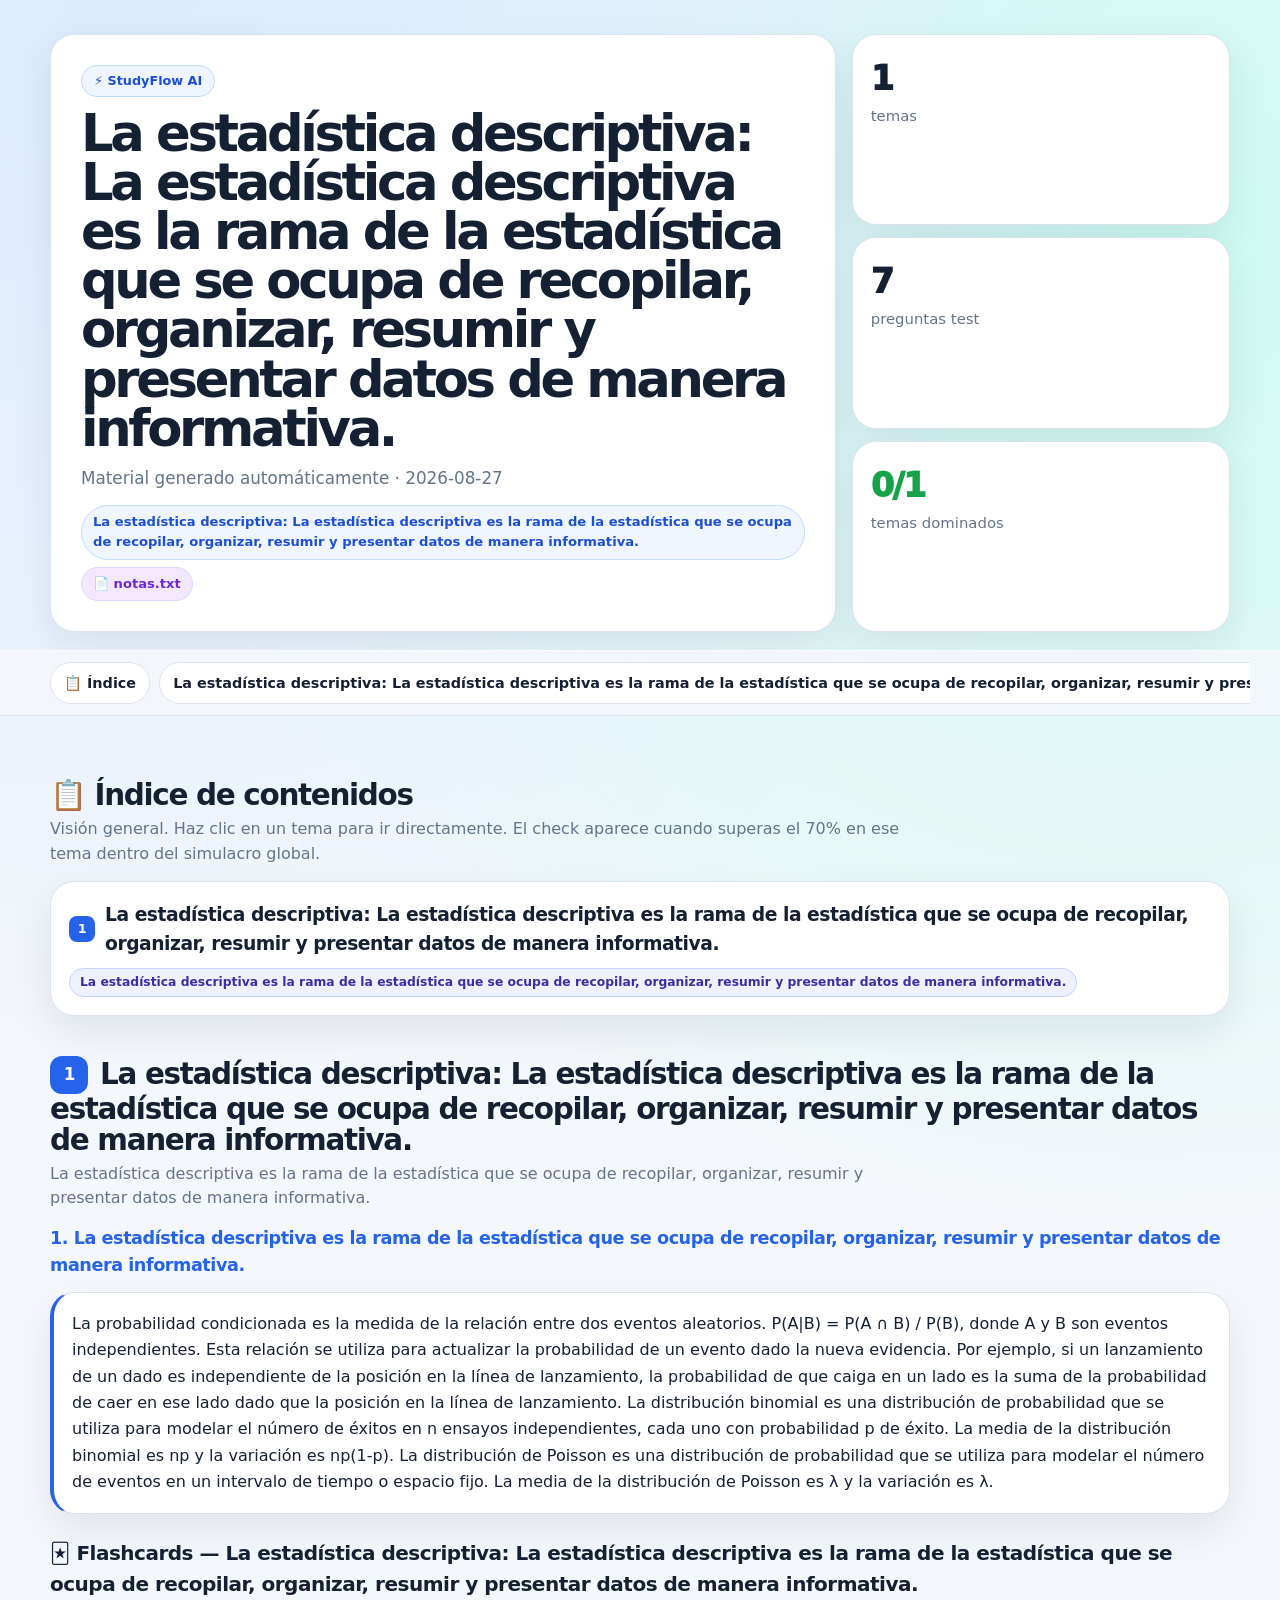
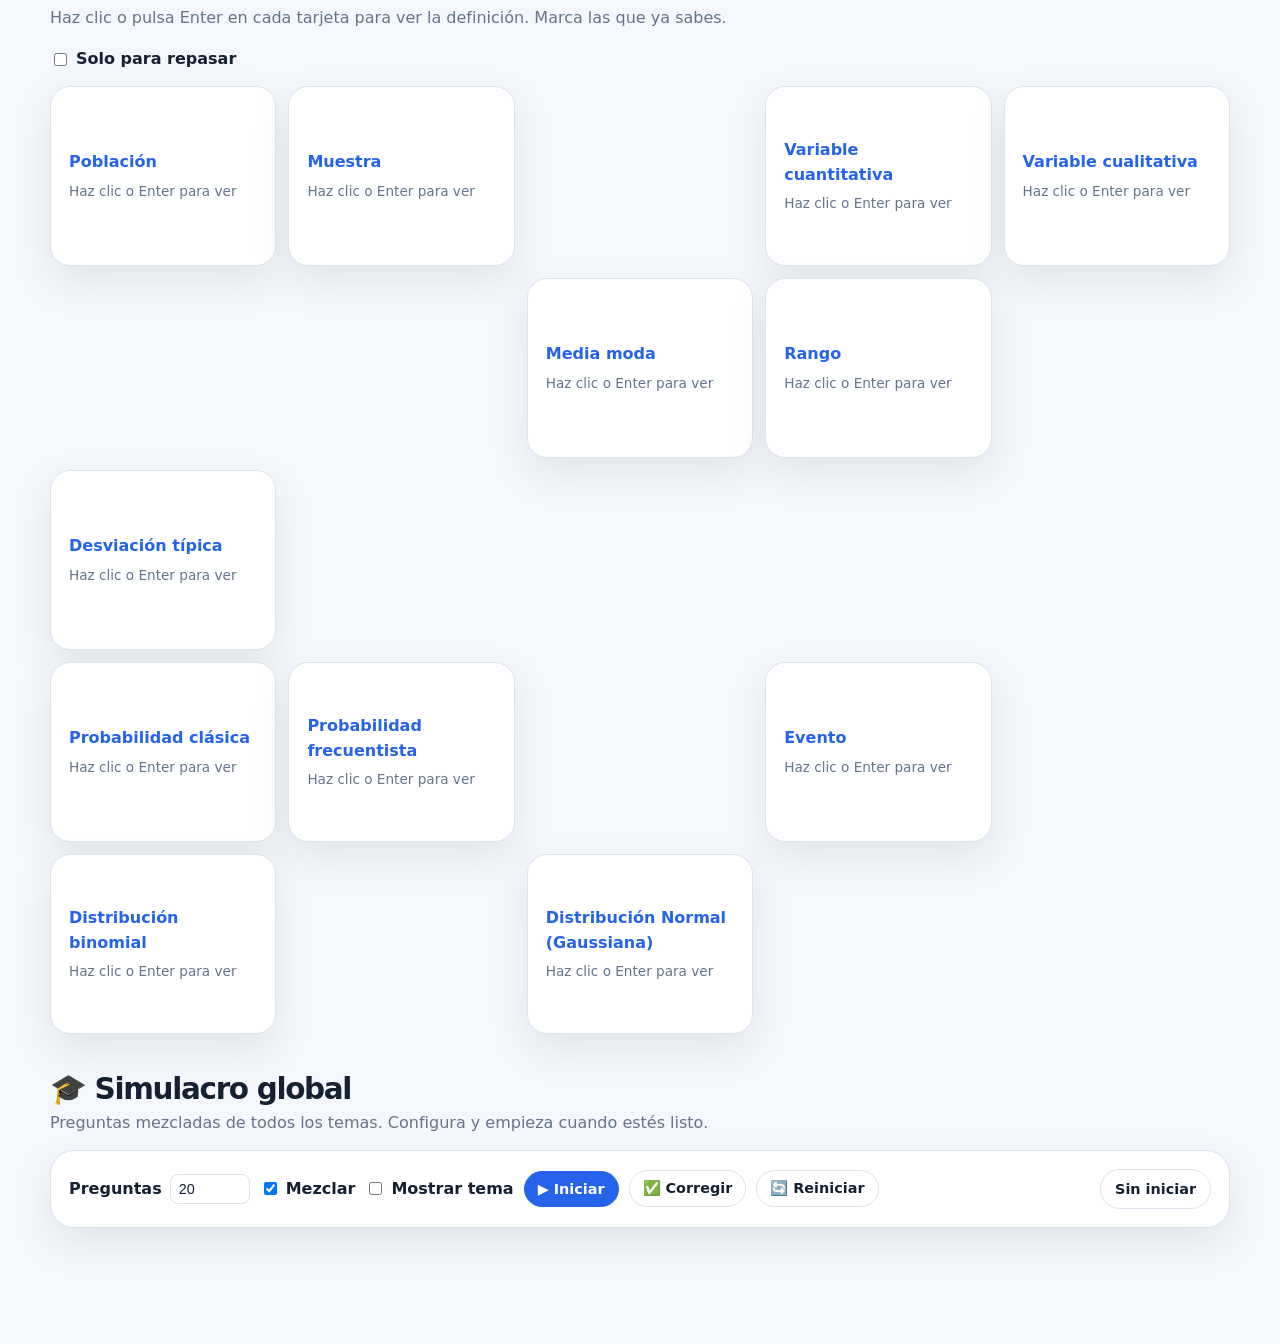
<file: src/studyflow/mlruns/1/52f8f7e118f14009b6ae0e9c81545da1/artifacts/index.html>
<!DOCTYPE html>
<html lang="es">
<head>
<meta charset="UTF-8"/>
<meta name="viewport" content="width=device-width, initial-scale=1.0"/>
<title>La estadística descriptiva: La estadística descriptiva es la rama de la estadística que se ocupa de recopilar, organizar, resumir y presentar datos de manera informativa. — StudyFlow AI</title>
<style>
:root{
  --bg:#f4f7fb;--card:#fff;--text:#152033;--muted:#64748b;--border:#dbe3ef;
  --primary:#2563eb;--primary-dark:#1e40af;--ok:#16a34a;--ok-bg:#dcfce7;
  --bad:#dc2626;--bad-bg:#fee2e2;--warn:#d97706;--warn-bg:#fef3c7;
  --purple:#7c3aed;--purple-bg:#f3e8ff;--cyan-bg:#ecfeff;--cyan:#0e7490;
  --shadow:0 16px 42px rgba(15,23,42,.08);--radius:24px;
}
html[data-theme="dark"]{
  --bg:#0f1420;--card:#1a2233;--text:#e6ebf5;--muted:#93a0bd;--border:#2c3650;
  --primary:#5b8def;--primary-dark:#7ea6f5;--ok:#22c55e;--ok-bg:#14301f;
  --bad:#f87171;--bad-bg:#3a1717;--warn:#fbbf24;--warn-bg:#3a2c0d;
  --purple:#a78bfa;--purple-bg:#2a2044;--cyan-bg:#0d2b30;--cyan:#5eead4;
  --shadow:0 16px 42px rgba(0,0,0,.45);
}
*{box-sizing:border-box}html{scroll-behavior:smooth}
.skip-link{position:absolute;left:-999px;top:0;background:var(--primary);color:#fff;
  padding:10px 16px;border-radius:0 0 10px 0;z-index:999;font-weight:800}
.skip-link:focus{left:0}
body{
  margin:0;
  font-family:Inter,system-ui,-apple-system,BlinkMacSystemFont,"Segoe UI",sans-serif;
  color:var(--text);
  background:radial-gradient(circle at 10% 0%,#dbeafe 0%,rgba(219,234,254,0) 34%),
             radial-gradient(circle at 90% 8%,#ccfbf1 0%,rgba(204,251,241,0) 34%),
             var(--bg);
  line-height:1.55;
  transition:background-color .2s ease,color .2s ease
}
html[data-theme="dark"] body{
  background:radial-gradient(circle at 10% 0%,#1b2a4a 0%,rgba(27,42,74,0) 34%),
             radial-gradient(circle at 90% 8%,#0d3b3a 0%,rgba(13,59,58,0) 34%),
             var(--bg)
}
header,main,.nav-inner{max-width:1220px;margin:0 auto}
header{padding:34px 20px 18px}
.hero{display:grid;grid-template-columns:1.35fr .65fr;gap:16px}
.hero-card,.stat-card,.panel,.card,.quiz-card,.module{
  background:var(--card);border:1px solid var(--border);
  border-radius:var(--radius);box-shadow:var(--shadow)
}
.hero-card{padding:30px}
.sf-badge{display:inline-block;background:#eff6ff;color:#1d4ed8;border:1px solid #bfdbfe;
  border-radius:999px;padding:5px 12px;font-size:.8rem;font-weight:800;margin-bottom:12px}
html[data-theme="dark"] .sf-badge{background:#1e2a4a;color:#93b4fb;border-color:#2c3d63}
h1{font-size:clamp(2rem,4vw,4rem);line-height:.96;letter-spacing:-.065em;margin:0 0 12px}
h3,h4{letter-spacing:-.025em;margin:0 0 10px}
h4{font-size:1rem;color:var(--text)}
.subtitle{color:var(--muted);font-size:1.05rem;margin:0 0 14px}
.badges{display:flex;flex-wrap:wrap;gap:7px;margin-top:14px}
.badge{display:inline-flex;border-radius:999px;font-weight:900;align-items:center;
  padding:6px 11px;background:#eff6ff;color:#1d4ed8;border:1px solid #bfdbfe;font-size:.82rem}
html[data-theme="dark"] .badge{background:#1e2a4a;color:#93b4fb;border-color:#2c3d63}
.badge.source{background:#f3e8ff;color:#6d28d9;border-color:#ddd6fe}
html[data-theme="dark"] .badge.source{background:#241a3d;color:#c4a9f7;border-color:#382a5c}
.stat-grid{display:grid;gap:12px}
.stat-card{padding:18px}
.stat-number{font-size:2.1rem;font-weight:950;letter-spacing:-.05em}
.stat-label{color:var(--muted);font-size:.93rem}
.progress-card .stat-number{color:var(--ok)}
nav{position:sticky;top:0;z-index:50;background:rgba(244,247,251,.91);
  backdrop-filter:blur(12px);border-top:1px solid rgba(255,255,255,.55);
  border-bottom:1px solid var(--border)}
html[data-theme="dark"] nav{background:rgba(15,20,32,.88);border-top-color:rgba(255,255,255,.06)}
.nav-inner{padding:11px 20px;display:flex;gap:9px;overflow-x:auto;scrollbar-width:none}
.nav-inner::-webkit-scrollbar{display:none}
.nav-link,button{
  border:1px solid var(--border);background:var(--card);color:var(--text);border-radius:999px;
  padding:9px 13px;font-weight:850;white-space:nowrap;cursor:pointer;font-size:.9rem;
  transition:transform .12s ease,border .18s ease,background .18s ease;
  text-decoration:none;display:inline-flex;align-items:center;font-family:inherit
}
.nav-link:hover,button:hover{transform:translateY(-1px);border-color:#93c5fd;background:#f8fbff}
html[data-theme="dark"] .nav-link:hover,html[data-theme="dark"] button:hover{background:#22304d;border-color:#3d5a80}
button.primary{background:var(--primary);color:#fff;border-color:var(--primary)}
button.primary:hover{background:var(--primary-dark)}
.toggle-btn{margin-left:auto}
.toggle-btn[aria-pressed="true"]{background:var(--primary);color:#fff;border-color:var(--primary)}
:focus-visible{outline:3px solid var(--primary);outline-offset:2px}
main{padding:24px 20px 70px}
section{margin:32px 0;padding-top:8px}
.subsection{margin-top:24px}
.section-title{display:flex;justify-content:space-between;align-items:end;gap:16px;margin:0 0 14px;flex-wrap:wrap}
.section-title h2{margin:0;font-size:clamp(1.45rem,2.3vw,2.25rem);letter-spacing:-.045em;line-height:1.05}
.section-title h3{margin:0;font-size:1.25rem}
.section-title p{margin:6px 0 0;color:var(--muted);max-width:850px}
.grid2{display:grid;grid-template-columns:repeat(2,minmax(0,1fr));gap:14px}
.overview-list{display:flex;flex-direction:column;gap:14px}
.panel,.card,.quiz-card,.module{padding:18px}
.muted-note{color:var(--muted)}
.topic-num{display:inline-flex;align-items:center;justify-content:center;
  width:26px;height:26px;background:var(--primary);color:#fff;border-radius:8px;
  font-size:.8rem;font-weight:900;margin-right:10px;flex-shrink:0}
.topic-num-lg{display:inline-flex;align-items:center;justify-content:center;
  width:38px;height:38px;background:var(--primary);color:#fff;border-radius:12px;
  font-size:1.05rem;font-weight:900;margin-right:12px;flex-shrink:0;vertical-align:middle}
.topic-link{color:var(--text);text-decoration:none;display:flex;align-items:center}
.topic-link:hover{color:var(--primary)}
.topic-check{margin-left:8px;color:var(--ok);font-weight:900}
.topic-check.done::after{content:"✓ dominado"}
.pills{display:flex;flex-wrap:wrap;gap:6px;margin-top:10px}
.pill{display:inline-flex;border-radius:999px;font-weight:800;align-items:center;
  padding:4px 10px;font-size:.77rem;background:#eef2ff;color:#3730a3;border:1px solid #c7d2fe}
html[data-theme="dark"] .pill{background:#1e2144;color:#a5b4fc;border-color:#312e70}
/* Subtopics (sequential) */
.subtopic-block{display:grid;gap:22px;margin-bottom:10px}
.subtopic-item{border-top:1px solid var(--border);padding-top:18px}
.subtopic-item:first-child{border-top:none;padding-top:0}
.subtopic-item h3{font-size:1.1rem;color:var(--primary);margin-bottom:12px}
.subtopic-content{display:grid;gap:14px}
.explanation-panel{border-left:4px solid var(--primary)}
.explanation-text p{margin:0 0 10px;color:var(--text);line-height:1.65}
.explanation-text p:last-child{margin-bottom:0}
.muted-panel{border-left:4px solid var(--warn);background:var(--warn-bg)}
.muted-panel .muted-note{color:inherit;margin:0}
/* Tables */
table{width:100%;border-collapse:collapse;border:1px solid var(--border);
  border-radius:18px;overflow:hidden;background:var(--card)}
th,td{padding:11px 13px;border-bottom:1px solid var(--border);text-align:left;vertical-align:top}
th{background:rgba(0,0,0,.02);font-weight:800}
html[data-theme="dark"] th{background:rgba(255,255,255,.03)}
tr:last-child td{border-bottom:0}
/* Quiz */
.quiz-grid{display:grid;grid-template-columns:repeat(auto-fill,minmax(340px,1fr));gap:12px}
.quiz-card{padding:18px}
.quiz-card h3{margin:0 0 12px;font-size:.97rem;line-height:1.4;letter-spacing:-.01em}
.opciones{display:grid;gap:7px}
.quiz-option{border:1px solid var(--border);border-radius:12px;padding:10px 13px;
  background:var(--card);cursor:pointer;font-size:.9rem;transition:all .15s ease;font-weight:600;
  text-align:left;width:100%;color:var(--text)}
.quiz-option:hover{background:#f0f7ff;border-color:#93c5fd}
html[data-theme="dark"] .quiz-option:hover{background:#1c2b4a}
.quiz-option.correct{background:var(--ok-bg);border-color:#22c55e;color:#14532d}
html[data-theme="dark"] .quiz-option.correct{color:#86efac}
.quiz-option.wrong{background:var(--bad-bg);border-color:#ef4444;color:#7f1d1d}
html[data-theme="dark"] .quiz-option.wrong{color:#fca5a5}
.quiz-option:disabled{cursor:default}
.quiz-note{margin-top:10px;font-size:.88rem;font-weight:700;border-radius:12px;
  padding:10px 12px;display:none}
.quiz-note.show{display:block}
.quiz-note.ok{background:var(--ok-bg);color:#14532d;border:1px solid #86efac}
.quiz-note.bad{background:var(--bad-bg);color:#7f1d1d;border:1px solid #fecaca}
html[data-theme="dark"] .quiz-note.ok{color:#86efac}
html[data-theme="dark"] .quiz-note.bad{color:#fca5a5}
.retry-btn{margin-top:10px;font-size:.8rem;padding:6px 12px;display:none}
/* Flashcards */
.flashcards{display:grid;grid-template-columns:repeat(auto-fill,minmax(220px,1fr));gap:12px}
.flip{perspective:1000px;min-height:180px;cursor:pointer}
.flip-inner{position:relative;width:100%;min-height:180px;transform-style:preserve-3d;
  transition:transform .45s ease}
.flip.flipped .flip-inner{transform:rotateY(180deg)}
.flip-front,.flip-back{position:absolute;inset:0;border-radius:20px;border:1px solid var(--border);
  background:var(--card);padding:18px;backface-visibility:hidden;box-shadow:var(--shadow);
  display:flex;flex-direction:column;justify-content:center}
.flip-back{transform:rotateY(180deg);background:var(--ok-bg);border-color:#86efac}
.flip-front strong{font-size:1rem;color:var(--primary);display:block;margin-bottom:6px}
.flip-front p{color:var(--muted);font-size:.85rem;margin:0}
.flip-back p{color:#14532d;margin:0 0 10px;font-size:.92rem;line-height:1.5}
html[data-theme="dark"] .flip-back p{color:#bbf7d0}
.flip-actions{display:flex;gap:6px}
.know-btn{font-size:.72rem;padding:5px 9px;border-radius:8px}
.know-btn[data-state="know"].active{background:var(--ok);color:#fff;border-color:var(--ok)}
.know-btn[data-state="review"].active{background:var(--warn);color:#fff;border-color:var(--warn)}
.flip.card-known{opacity:.55}
.flip.card-review .flip-front{border-color:var(--warn);border-width:2px}
.flip.filtered-out{display:none}
/* Exam */
.exam-toolbar{display:flex;flex-wrap:wrap;gap:10px;align-items:center}
.exam-control{display:flex;align-items:center;gap:8px;font-weight:700}
.exam-control input{border:1px solid var(--border);border-radius:8px;padding:6px 8px;font-size:.9rem;
  background:var(--card);color:var(--text)}
.toggle-label{display:flex;align-items:center;gap:6px;font-weight:700;cursor:pointer}
.score{margin-left:auto;background:var(--card);border:1px solid var(--border);
  border-radius:999px;padding:8px 14px;font-weight:900;font-size:.9rem}
.result{border-radius:16px;padding:14px}
.result.good{background:var(--ok-bg);color:#14532d;border:1px solid #86efac}
.result.bad{background:var(--bad-bg);color:#7f1d1d;border:1px solid #fecaca}
.result.warn{background:var(--warn-bg);color:#78350f;border:1px solid #fcd34d}
html[data-theme="dark"] .result.good{color:#86efac}
html[data-theme="dark"] .result.bad{color:#fca5a5}
html[data-theme="dark"] .result.warn{color:#fbbf24}
@media(max-width:900px){
  .hero,.grid2,.overview-list{grid-template-columns:1fr}
  .score{margin-left:0;width:100%;text-align:center}
  .section-title{display:block}
}
@media print{
  nav,.exam-toolbar,.toggle-btn,.retry-btn,.flip-actions,.skip-link{display:none !important}
  body{background:white;color:#000}
  .subtopic-item{page-break-inside:avoid;margin-bottom:16px}
  .panel,.quiz-card,.module,table,.flip{page-break-inside:avoid}
  .flip{perspective:none;min-height:auto}
  .flip-inner{position:static;transform:none !important;display:block}
  .flip-front,.flip-back{position:static;transform:none !important;box-shadow:none;
    border-radius:8px;margin-bottom:6px}
  .flip-back{background:#f0fdf4}
  .quiz-option{border:1px solid #ccc}
}
</style>
</head>
<body>

<a class="skip-link" href="#main-content">Saltar al contenido</a>

<header>
  <div class="hero">
    <div class="hero-card">
      <div class="sf-badge">⚡ StudyFlow AI</div>
      <h1>La estadística descriptiva: La estadística descriptiva es la rama de la estadística que se ocupa de recopilar, organizar, resumir y presentar datos de manera informativa.</h1>
      <p class="subtitle">Material generado automáticamente · 2026-08-27</p>
      <div class="badges">
        <span class="badge">La estadística descriptiva: La estadística descriptiva es la rama de la estadística que se ocupa de recopilar, organizar, resumir y presentar datos de manera informativa.</span>
        <span class="badge source">📄 notas.txt</span>
      </div>
    </div>
    <div class="stat-grid">
      <div class="stat-card">
        <div class="stat-number">1</div>
        <div class="stat-label">temas</div>
      </div>
      <div class="stat-card">
        <div class="stat-number">7</div>
        <div class="stat-label">preguntas test</div>
      </div>
      <div class="stat-card progress-card">
        <div class="stat-number" id="progressCount">0/1</div>
        <div class="stat-label">temas dominados</div>
      </div>
    </div>
  </div>
</header>

<nav>
  <div class="nav-inner">
    <a class="nav-link" href="#overview">📋 Índice</a>
    <a class="nav-link" href="#la_estad_stica_descriptiva_la_estad_stic">La estadística descriptiva: La estadística descriptiva es la rama de la estadística que se ocupa de recopilar, organizar, resumir y presentar datos de manera informativa.</a>
    <a class="nav-link" href="#exam">🎓 Simulacro</a>
    <button class="nav-link toggle-btn" id="darkModeBtn" type="button"
      aria-pressed="false" title="Alternar modo oscuro">🌙 Oscuro</button>
  </div>
</nav>

<main id="main-content">
  <section id="overview">
  <div class="section-title">
    <div><h2>📋 Índice de contenidos</h2>
    <p>Visión general. Haz clic en un tema para ir directamente. El check aparece cuando superas el 70% en ese tema dentro del simulacro global.</p></div>
  </div>
  <!-- Cambiado grid3 por overview-list para forzar filas en lugar de columnas -->
  <div class="overview-list"><div class="module" id="overview-la_estad_stica_descriptiva_la_estad_stic" data-topic-id="la_estad_stica_descriptiva_la_estad_stic">
          <h3><a href="#la_estad_stica_descriptiva_la_estad_stic" class="topic-link">
            <span class="topic-num">1</span>La estadística descriptiva: La estadística descriptiva es la rama de la estadística que se ocupa de recopilar, organizar, resumir y presentar datos de manera informativa.
            <span class="topic-check" aria-hidden="true"></span>
          </a></h3>
          <div class="pills">
            <span class="pill">La estadística descriptiva es la rama de la estadística que se ocupa de recopilar, organizar, resumir y presentar datos de manera informativa.</span>
          </div>
        </div></div>
</section>
  <section id="la_estad_stica_descriptiva_la_estad_stic">
  <div class="section-title">
    <div>
      <h2><span class="topic-num-lg">1</span>La estadística descriptiva: La estadística descriptiva es la rama de la estadística que se ocupa de recopilar, organizar, resumir y presentar datos de manera informativa.</h2>
      <p>La estadística descriptiva es la rama de la estadística que se ocupa de recopilar, organizar, resumir y presentar datos de manera informativa.</p>
    </div>
  </div>

  <div class="subtopic-block"><div class="subtopic-item" id="la_estad_stica_descriptiva_la_estad_stic__la_estad_stica_descriptiva_es_la_rama_de"><h3>1. La estadística descriptiva es la rama de la estadística que se ocupa de recopilar, organizar, resumir y presentar datos de manera informativa.</h3><div class="subtopic-content">
  <div class="panel explanation-panel">
    <div class="explanation-text"><p>La probabilidad condicionada es la medida de la relación entre dos eventos aleatorios. P(A|B) = P(A ∩ B) / P(B), donde A y B son eventos independientes. Esta relación se utiliza para actualizar la probabilidad de un evento dado la nueva evidencia. Por ejemplo, si un lanzamiento de un dado es independiente de la posición en la línea de lanzamiento, la probabilidad de que caiga en un lado es la suma de la probabilidad de caer en ese lado dado que la posición en la línea de lanzamiento. La distribución binomial es una distribución de probabilidad que se utiliza para modelar el número de éxitos en n ensayos independientes, cada uno con probabilidad p de éxito. La media de la distribución binomial es np y la variación es np(1-p). La distribución de Poisson es una distribución de probabilidad que se utiliza para modelar el número de eventos en un intervalo de tiempo o espacio fijo. La media de la distribución de Poisson es λ y la variación es λ.</p></div>
  </div>
  
</div></div></div>

  <div class="subsection">
    <div class="section-title"><div>
      <h3>🃏 Flashcards — La estadística descriptiva: La estadística descriptiva es la rama de la estadística que se ocupa de recopilar, organizar, resumir y presentar datos de manera informativa.</h3>
      <p>Haz clic o pulsa Enter en cada tarjeta para ver la definición. Marca las que ya sabes.</p>
    </div>
    <label class="toggle-label">
      <input type="checkbox" class="review-filter" data-topic="la_estad_stica_descriptiva_la_estad_stic"> Solo para repasar
    </label>
    </div>
    <div class="flashcards" data-topic="la_estad_stica_descriptiva_la_estad_stic"><div class="flip" id="flip-la_estad_stica_descriptiva_la_estad_stic__fc0" data-fcid="la_estad_stica_descriptiva_la_estad_stic__fc0" data-topic="la_estad_stica_descriptiva_la_estad_stic"
          role="button" tabindex="0" aria-pressed="false"
          aria-label="Flashcard: Población. Pulsa Enter para ver la respuesta."
          onclick="flipCard('la_estad_stica_descriptiva_la_estad_stic__fc0')" onkeydown="if(event.key==='Enter'||event.key===' '){event.preventDefault();flipCard('la_estad_stica_descriptiva_la_estad_stic__fc0');}">
          <div class="flip-inner">
            <div class="flip-front">
              <strong>Población</strong>
              <p>Haz clic o Enter para ver</p>
            </div>
            <div class="flip-back">
              <p>A set of elements that constitute the entire population of interest.</p>
              <div class="flip-actions" onclick="event.stopPropagation()">
                <button type="button" class="know-btn" data-fcid="la_estad_stica_descriptiva_la_estad_stic__fc0" data-state="know" onclick="markCard(event,'la_estad_stica_descriptiva_la_estad_stic__fc0','know')">✓ Lo sé</button>
                <button type="button" class="know-btn" data-fcid="la_estad_stica_descriptiva_la_estad_stic__fc0" data-state="review" onclick="markCard(event,'la_estad_stica_descriptiva_la_estad_stic__fc0','review')">↻ Repasar</button>
              </div>
            </div>
          </div>
        </div><div class="flip" id="flip-la_estad_stica_descriptiva_la_estad_stic__fc1" data-fcid="la_estad_stica_descriptiva_la_estad_stic__fc1" data-topic="la_estad_stica_descriptiva_la_estad_stic"
          role="button" tabindex="0" aria-pressed="false"
          aria-label="Flashcard: Muestra. Pulsa Enter para ver la respuesta."
          onclick="flipCard('la_estad_stica_descriptiva_la_estad_stic__fc1')" onkeydown="if(event.key==='Enter'||event.key===' '){event.preventDefault();flipCard('la_estad_stica_descriptiva_la_estad_stic__fc1');}">
          <div class="flip-inner">
            <div class="flip-front">
              <strong>Muestra</strong>
              <p>Haz clic o Enter para ver</p>
            </div>
            <div class="flip-back">
              <p>A subset of the population selected for analysis.</p>
              <div class="flip-actions" onclick="event.stopPropagation()">
                <button type="button" class="know-btn" data-fcid="la_estad_stica_descriptiva_la_estad_stic__fc1" data-state="know" onclick="markCard(event,'la_estad_stica_descriptiva_la_estad_stic__fc1','know')">✓ Lo sé</button>
                <button type="button" class="know-btn" data-fcid="la_estad_stica_descriptiva_la_estad_stic__fc1" data-state="review" onclick="markCard(event,'la_estad_stica_descriptiva_la_estad_stic__fc1','review')">↻ Repasar</button>
              </div>
            </div>
          </div>
        </div><div class="flip" id="flip-la_estad_stica_descriptiva_la_estad_stic__fc2" data-fcid="la_estad_stica_descriptiva_la_estad_stic__fc2" data-topic="la_estad_stica_descriptiva_la_estad_stic"
          role="button" tabindex="0" aria-pressed="false"
          aria-label="Flashcard: Variable. Pulsa Enter para ver la respuesta."
          onclick="flipCard('la_estad_stica_descriptiva_la_estad_stic__fc2')" onkeydown="if(event.key==='Enter'||event.key===' '){event.preventDefault();flipCard('la_estad_stica_descriptiva_la_estad_stic__fc2');}">
          <div class="flip-inner">
            <div class="flip-front">
              <strong>Variable</strong>
              <p>Haz clic o Enter para ver</p>
            </div>
            <div class="flip-back">
              <p>A characteristic or attribute of the elements in a population.</p>
              <div class="flip-actions" onclick="event.stopPropagation()">
                <button type="button" class="know-btn" data-fcid="la_estad_stica_descriptiva_la_estad_stic__fc2" data-state="know" onclick="markCard(event,'la_estad_stica_descriptiva_la_estad_stic__fc2','know')">✓ Lo sé</button>
                <button type="button" class="know-btn" data-fcid="la_estad_stica_descriptiva_la_estad_stic__fc2" data-state="review" onclick="markCard(event,'la_estad_stica_descriptiva_la_estad_stic__fc2','review')">↻ Repasar</button>
              </div>
            </div>
          </div>
        </div><div class="flip" id="flip-la_estad_stica_descriptiva_la_estad_stic__fc3" data-fcid="la_estad_stica_descriptiva_la_estad_stic__fc3" data-topic="la_estad_stica_descriptiva_la_estad_stic"
          role="button" tabindex="0" aria-pressed="false"
          aria-label="Flashcard: Variable cuantitativa. Pulsa Enter para ver la respuesta."
          onclick="flipCard('la_estad_stica_descriptiva_la_estad_stic__fc3')" onkeydown="if(event.key==='Enter'||event.key===' '){event.preventDefault();flipCard('la_estad_stica_descriptiva_la_estad_stic__fc3');}">
          <div class="flip-inner">
            <div class="flip-front">
              <strong>Variable cuantitativa</strong>
              <p>Haz clic o Enter para ver</p>
            </div>
            <div class="flip-back">
              <p>A variable that can take on a numerical value.</p>
              <div class="flip-actions" onclick="event.stopPropagation()">
                <button type="button" class="know-btn" data-fcid="la_estad_stica_descriptiva_la_estad_stic__fc3" data-state="know" onclick="markCard(event,'la_estad_stica_descriptiva_la_estad_stic__fc3','know')">✓ Lo sé</button>
                <button type="button" class="know-btn" data-fcid="la_estad_stica_descriptiva_la_estad_stic__fc3" data-state="review" onclick="markCard(event,'la_estad_stica_descriptiva_la_estad_stic__fc3','review')">↻ Repasar</button>
              </div>
            </div>
          </div>
        </div><div class="flip" id="flip-la_estad_stica_descriptiva_la_estad_stic__fc4" data-fcid="la_estad_stica_descriptiva_la_estad_stic__fc4" data-topic="la_estad_stica_descriptiva_la_estad_stic"
          role="button" tabindex="0" aria-pressed="false"
          aria-label="Flashcard: Variable cualitativa. Pulsa Enter para ver la respuesta."
          onclick="flipCard('la_estad_stica_descriptiva_la_estad_stic__fc4')" onkeydown="if(event.key==='Enter'||event.key===' '){event.preventDefault();flipCard('la_estad_stica_descriptiva_la_estad_stic__fc4');}">
          <div class="flip-inner">
            <div class="flip-front">
              <strong>Variable cualitativa</strong>
              <p>Haz clic o Enter para ver</p>
            </div>
            <div class="flip-back">
              <p>A variable that represents a category or classification.</p>
              <div class="flip-actions" onclick="event.stopPropagation()">
                <button type="button" class="know-btn" data-fcid="la_estad_stica_descriptiva_la_estad_stic__fc4" data-state="know" onclick="markCard(event,'la_estad_stica_descriptiva_la_estad_stic__fc4','know')">✓ Lo sé</button>
                <button type="button" class="know-btn" data-fcid="la_estad_stica_descriptiva_la_estad_stic__fc4" data-state="review" onclick="markCard(event,'la_estad_stica_descriptiva_la_estad_stic__fc4','review')">↻ Repasar</button>
              </div>
            </div>
          </div>
        </div><div class="flip" id="flip-la_estad_stica_descriptiva_la_estad_stic__fc5" data-fcid="la_estad_stica_descriptiva_la_estad_stic__fc5" data-topic="la_estad_stica_descriptiva_la_estad_stic"
          role="button" tabindex="0" aria-pressed="false"
          aria-label="Flashcard: Media aritmética. Pulsa Enter para ver la respuesta."
          onclick="flipCard('la_estad_stica_descriptiva_la_estad_stic__fc5')" onkeydown="if(event.key==='Enter'||event.key===' '){event.preventDefault();flipCard('la_estad_stica_descriptiva_la_estad_stic__fc5');}">
          <div class="flip-inner">
            <div class="flip-front">
              <strong>Media aritmética</strong>
              <p>Haz clic o Enter para ver</p>
            </div>
            <div class="flip-back">
              <p>A measure of central tendency that represents the average value of a dataset.</p>
              <div class="flip-actions" onclick="event.stopPropagation()">
                <button type="button" class="know-btn" data-fcid="la_estad_stica_descriptiva_la_estad_stic__fc5" data-state="know" onclick="markCard(event,'la_estad_stica_descriptiva_la_estad_stic__fc5','know')">✓ Lo sé</button>
                <button type="button" class="know-btn" data-fcid="la_estad_stica_descriptiva_la_estad_stic__fc5" data-state="review" onclick="markCard(event,'la_estad_stica_descriptiva_la_estad_stic__fc5','review')">↻ Repasar</button>
              </div>
            </div>
          </div>
        </div><div class="flip" id="flip-la_estad_stica_descriptiva_la_estad_stic__fc6" data-fcid="la_estad_stica_descriptiva_la_estad_stic__fc6" data-topic="la_estad_stica_descriptiva_la_estad_stic"
          role="button" tabindex="0" aria-pressed="false"
          aria-label="Flashcard: Media mediana. Pulsa Enter para ver la respuesta."
          onclick="flipCard('la_estad_stica_descriptiva_la_estad_stic__fc6')" onkeydown="if(event.key==='Enter'||event.key===' '){event.preventDefault();flipCard('la_estad_stica_descriptiva_la_estad_stic__fc6');}">
          <div class="flip-inner">
            <div class="flip-front">
              <strong>Media mediana</strong>
              <p>Haz clic o Enter para ver</p>
            </div>
            <div class="flip-back">
              <p>A measure of central tendency that represents the middle value of a dataset when it is ordered.</p>
              <div class="flip-actions" onclick="event.stopPropagation()">
                <button type="button" class="know-btn" data-fcid="la_estad_stica_descriptiva_la_estad_stic__fc6" data-state="know" onclick="markCard(event,'la_estad_stica_descriptiva_la_estad_stic__fc6','know')">✓ Lo sé</button>
                <button type="button" class="know-btn" data-fcid="la_estad_stica_descriptiva_la_estad_stic__fc6" data-state="review" onclick="markCard(event,'la_estad_stica_descriptiva_la_estad_stic__fc6','review')">↻ Repasar</button>
              </div>
            </div>
          </div>
        </div><div class="flip" id="flip-la_estad_stica_descriptiva_la_estad_stic__fc7" data-fcid="la_estad_stica_descriptiva_la_estad_stic__fc7" data-topic="la_estad_stica_descriptiva_la_estad_stic"
          role="button" tabindex="0" aria-pressed="false"
          aria-label="Flashcard: Media moda. Pulsa Enter para ver la respuesta."
          onclick="flipCard('la_estad_stica_descriptiva_la_estad_stic__fc7')" onkeydown="if(event.key==='Enter'||event.key===' '){event.preventDefault();flipCard('la_estad_stica_descriptiva_la_estad_stic__fc7');}">
          <div class="flip-inner">
            <div class="flip-front">
              <strong>Media moda</strong>
              <p>Haz clic o Enter para ver</p>
            </div>
            <div class="flip-back">
              <p>A measure of central tendency that represents the most frequently occurring value in a dataset.</p>
              <div class="flip-actions" onclick="event.stopPropagation()">
                <button type="button" class="know-btn" data-fcid="la_estad_stica_descriptiva_la_estad_stic__fc7" data-state="know" onclick="markCard(event,'la_estad_stica_descriptiva_la_estad_stic__fc7','know')">✓ Lo sé</button>
                <button type="button" class="know-btn" data-fcid="la_estad_stica_descriptiva_la_estad_stic__fc7" data-state="review" onclick="markCard(event,'la_estad_stica_descriptiva_la_estad_stic__fc7','review')">↻ Repasar</button>
              </div>
            </div>
          </div>
        </div><div class="flip" id="flip-la_estad_stica_descriptiva_la_estad_stic__fc8" data-fcid="la_estad_stica_descriptiva_la_estad_stic__fc8" data-topic="la_estad_stica_descriptiva_la_estad_stic"
          role="button" tabindex="0" aria-pressed="false"
          aria-label="Flashcard: Rango. Pulsa Enter para ver la respuesta."
          onclick="flipCard('la_estad_stica_descriptiva_la_estad_stic__fc8')" onkeydown="if(event.key==='Enter'||event.key===' '){event.preventDefault();flipCard('la_estad_stica_descriptiva_la_estad_stic__fc8');}">
          <div class="flip-inner">
            <div class="flip-front">
              <strong>Rango</strong>
              <p>Haz clic o Enter para ver</p>
            </div>
            <div class="flip-back">
              <p>A measure of dispersion that represents the difference between the highest and lowest values in a dataset.</p>
              <div class="flip-actions" onclick="event.stopPropagation()">
                <button type="button" class="know-btn" data-fcid="la_estad_stica_descriptiva_la_estad_stic__fc8" data-state="know" onclick="markCard(event,'la_estad_stica_descriptiva_la_estad_stic__fc8','know')">✓ Lo sé</button>
                <button type="button" class="know-btn" data-fcid="la_estad_stica_descriptiva_la_estad_stic__fc8" data-state="review" onclick="markCard(event,'la_estad_stica_descriptiva_la_estad_stic__fc8','review')">↻ Repasar</button>
              </div>
            </div>
          </div>
        </div><div class="flip" id="flip-la_estad_stica_descriptiva_la_estad_stic__fc9" data-fcid="la_estad_stica_descriptiva_la_estad_stic__fc9" data-topic="la_estad_stica_descriptiva_la_estad_stic"
          role="button" tabindex="0" aria-pressed="false"
          aria-label="Flashcard: Varianza. Pulsa Enter para ver la respuesta."
          onclick="flipCard('la_estad_stica_descriptiva_la_estad_stic__fc9')" onkeydown="if(event.key==='Enter'||event.key===' '){event.preventDefault();flipCard('la_estad_stica_descriptiva_la_estad_stic__fc9');}">
          <div class="flip-inner">
            <div class="flip-front">
              <strong>Varianza</strong>
              <p>Haz clic o Enter para ver</p>
            </div>
            <div class="flip-back">
              <p>A measure of dispersion that represents the average difference between individual data points and the mean value.</p>
              <div class="flip-actions" onclick="event.stopPropagation()">
                <button type="button" class="know-btn" data-fcid="la_estad_stica_descriptiva_la_estad_stic__fc9" data-state="know" onclick="markCard(event,'la_estad_stica_descriptiva_la_estad_stic__fc9','know')">✓ Lo sé</button>
                <button type="button" class="know-btn" data-fcid="la_estad_stica_descriptiva_la_estad_stic__fc9" data-state="review" onclick="markCard(event,'la_estad_stica_descriptiva_la_estad_stic__fc9','review')">↻ Repasar</button>
              </div>
            </div>
          </div>
        </div><div class="flip" id="flip-la_estad_stica_descriptiva_la_estad_stic__fc10" data-fcid="la_estad_stica_descriptiva_la_estad_stic__fc10" data-topic="la_estad_stica_descriptiva_la_estad_stic"
          role="button" tabindex="0" aria-pressed="false"
          aria-label="Flashcard: Desviación típica. Pulsa Enter para ver la respuesta."
          onclick="flipCard('la_estad_stica_descriptiva_la_estad_stic__fc10')" onkeydown="if(event.key==='Enter'||event.key===' '){event.preventDefault();flipCard('la_estad_stica_descriptiva_la_estad_stic__fc10');}">
          <div class="flip-inner">
            <div class="flip-front">
              <strong>Desviación típica</strong>
              <p>Haz clic o Enter para ver</p>
            </div>
            <div class="flip-back">
              <p>A measure of dispersion that represents the average difference between individual data points and the mean value.</p>
              <div class="flip-actions" onclick="event.stopPropagation()">
                <button type="button" class="know-btn" data-fcid="la_estad_stica_descriptiva_la_estad_stic__fc10" data-state="know" onclick="markCard(event,'la_estad_stica_descriptiva_la_estad_stic__fc10','know')">✓ Lo sé</button>
                <button type="button" class="know-btn" data-fcid="la_estad_stica_descriptiva_la_estad_stic__fc10" data-state="review" onclick="markCard(event,'la_estad_stica_descriptiva_la_estad_stic__fc10','review')">↻ Repasar</button>
              </div>
            </div>
          </div>
        </div><div class="flip" id="flip-la_estad_stica_descriptiva_la_estad_stic__fc11" data-fcid="la_estad_stica_descriptiva_la_estad_stic__fc11" data-topic="la_estad_stica_descriptiva_la_estad_stic"
          role="button" tabindex="0" aria-pressed="false"
          aria-label="Flashcard: Coeficiente de variación. Pulsa Enter para ver la respuesta."
          onclick="flipCard('la_estad_stica_descriptiva_la_estad_stic__fc11')" onkeydown="if(event.key==='Enter'||event.key===' '){event.preventDefault();flipCard('la_estad_stica_descriptiva_la_estad_stic__fc11');}">
          <div class="flip-inner">
            <div class="flip-front">
              <strong>Coeficiente de variación</strong>
              <p>Haz clic o Enter para ver</p>
            </div>
            <div class="flip-back">
              <p>A measure of dispersion that represents the proportion of variation in a dataset that is explained by the mean value.</p>
              <div class="flip-actions" onclick="event.stopPropagation()">
                <button type="button" class="know-btn" data-fcid="la_estad_stica_descriptiva_la_estad_stic__fc11" data-state="know" onclick="markCard(event,'la_estad_stica_descriptiva_la_estad_stic__fc11','know')">✓ Lo sé</button>
                <button type="button" class="know-btn" data-fcid="la_estad_stica_descriptiva_la_estad_stic__fc11" data-state="review" onclick="markCard(event,'la_estad_stica_descriptiva_la_estad_stic__fc11','review')">↻ Repasar</button>
              </div>
            </div>
          </div>
        </div><div class="flip" id="flip-la_estad_stica_descriptiva_la_estad_stic__fc12" data-fcid="la_estad_stica_descriptiva_la_estad_stic__fc12" data-topic="la_estad_stica_descriptiva_la_estad_stic"
          role="button" tabindex="0" aria-pressed="false"
          aria-label="Flashcard: Distribución de frecuencia. Pulsa Enter para ver la respuesta."
          onclick="flipCard('la_estad_stica_descriptiva_la_estad_stic__fc12')" onkeydown="if(event.key==='Enter'||event.key===' '){event.preventDefault();flipCard('la_estad_stica_descriptiva_la_estad_stic__fc12');}">
          <div class="flip-inner">
            <div class="flip-front">
              <strong>Distribución de frecuencia</strong>
              <p>Haz clic o Enter para ver</p>
            </div>
            <div class="flip-back">
              <p>A graphical representation of the distribution of a dataset, showing the frequency of each value.</p>
              <div class="flip-actions" onclick="event.stopPropagation()">
                <button type="button" class="know-btn" data-fcid="la_estad_stica_descriptiva_la_estad_stic__fc12" data-state="know" onclick="markCard(event,'la_estad_stica_descriptiva_la_estad_stic__fc12','know')">✓ Lo sé</button>
                <button type="button" class="know-btn" data-fcid="la_estad_stica_descriptiva_la_estad_stic__fc12" data-state="review" onclick="markCard(event,'la_estad_stica_descriptiva_la_estad_stic__fc12','review')">↻ Repasar</button>
              </div>
            </div>
          </div>
        </div><div class="flip" id="flip-la_estad_stica_descriptiva_la_estad_stic__fc13" data-fcid="la_estad_stica_descriptiva_la_estad_stic__fc13" data-topic="la_estad_stica_descriptiva_la_estad_stic"
          role="button" tabindex="0" aria-pressed="false"
          aria-label="Flashcard: Histograma. Pulsa Enter para ver la respuesta."
          onclick="flipCard('la_estad_stica_descriptiva_la_estad_stic__fc13')" onkeydown="if(event.key==='Enter'||event.key===' '){event.preventDefault();flipCard('la_estad_stica_descriptiva_la_estad_stic__fc13');}">
          <div class="flip-inner">
            <div class="flip-front">
              <strong>Histograma</strong>
              <p>Haz clic o Enter para ver</p>
            </div>
            <div class="flip-back">
              <p>A graphical representation of a distribution of a dataset, showing the frequency of each value.</p>
              <div class="flip-actions" onclick="event.stopPropagation()">
                <button type="button" class="know-btn" data-fcid="la_estad_stica_descriptiva_la_estad_stic__fc13" data-state="know" onclick="markCard(event,'la_estad_stica_descriptiva_la_estad_stic__fc13','know')">✓ Lo sé</button>
                <button type="button" class="know-btn" data-fcid="la_estad_stica_descriptiva_la_estad_stic__fc13" data-state="review" onclick="markCard(event,'la_estad_stica_descriptiva_la_estad_stic__fc13','review')">↻ Repasar</button>
              </div>
            </div>
          </div>
        </div><div class="flip" id="flip-la_estad_stica_descriptiva_la_estad_stic__fc14" data-fcid="la_estad_stica_descriptiva_la_estad_stic__fc14" data-topic="la_estad_stica_descriptiva_la_estad_stic"
          role="button" tabindex="0" aria-pressed="false"
          aria-label="Flashcard: Teorema central del límite. Pulsa Enter para ver la respuesta."
          onclick="flipCard('la_estad_stica_descriptiva_la_estad_stic__fc14')" onkeydown="if(event.key==='Enter'||event.key===' '){event.preventDefault();flipCard('la_estad_stica_descriptiva_la_estad_stic__fc14');}">
          <div class="flip-inner">
            <div class="flip-front">
              <strong>Teorema central del límite</strong>
              <p>Haz clic o Enter para ver</p>
            </div>
            <div class="flip-back">
              <p>A theorem that states that the distribution of the mean of a sample tends to a normal distribution as the sample size increases, regardless of the original distribution of the population.</p>
              <div class="flip-actions" onclick="event.stopPropagation()">
                <button type="button" class="know-btn" data-fcid="la_estad_stica_descriptiva_la_estad_stic__fc14" data-state="know" onclick="markCard(event,'la_estad_stica_descriptiva_la_estad_stic__fc14','know')">✓ Lo sé</button>
                <button type="button" class="know-btn" data-fcid="la_estad_stica_descriptiva_la_estad_stic__fc14" data-state="review" onclick="markCard(event,'la_estad_stica_descriptiva_la_estad_stic__fc14','review')">↻ Repasar</button>
              </div>
            </div>
          </div>
        </div><div class="flip" id="flip-la_estad_stica_descriptiva_la_estad_stic__fc15" data-fcid="la_estad_stica_descriptiva_la_estad_stic__fc15" data-topic="la_estad_stica_descriptiva_la_estad_stic"
          role="button" tabindex="0" aria-pressed="false"
          aria-label="Flashcard: Probabilidad clásica. Pulsa Enter para ver la respuesta."
          onclick="flipCard('la_estad_stica_descriptiva_la_estad_stic__fc15')" onkeydown="if(event.key==='Enter'||event.key===' '){event.preventDefault();flipCard('la_estad_stica_descriptiva_la_estad_stic__fc15');}">
          <div class="flip-inner">
            <div class="flip-front">
              <strong>Probabilidad clásica</strong>
              <p>Haz clic o Enter para ver</p>
            </div>
            <div class="flip-back">
              <p>The probability of an event occurring, calculated as the number of favorable outcomes divided by the total number of possible outcomes.</p>
              <div class="flip-actions" onclick="event.stopPropagation()">
                <button type="button" class="know-btn" data-fcid="la_estad_stica_descriptiva_la_estad_stic__fc15" data-state="know" onclick="markCard(event,'la_estad_stica_descriptiva_la_estad_stic__fc15','know')">✓ Lo sé</button>
                <button type="button" class="know-btn" data-fcid="la_estad_stica_descriptiva_la_estad_stic__fc15" data-state="review" onclick="markCard(event,'la_estad_stica_descriptiva_la_estad_stic__fc15','review')">↻ Repasar</button>
              </div>
            </div>
          </div>
        </div><div class="flip" id="flip-la_estad_stica_descriptiva_la_estad_stic__fc16" data-fcid="la_estad_stica_descriptiva_la_estad_stic__fc16" data-topic="la_estad_stica_descriptiva_la_estad_stic"
          role="button" tabindex="0" aria-pressed="false"
          aria-label="Flashcard: Probabilidad frecuentista. Pulsa Enter para ver la respuesta."
          onclick="flipCard('la_estad_stica_descriptiva_la_estad_stic__fc16')" onkeydown="if(event.key==='Enter'||event.key===' '){event.preventDefault();flipCard('la_estad_stica_descriptiva_la_estad_stic__fc16');}">
          <div class="flip-inner">
            <div class="flip-front">
              <strong>Probabilidad frecuentista</strong>
              <p>Haz clic o Enter para ver</p>
            </div>
            <div class="flip-back">
              <p>The probability of an event occurring, calculated as the number of favorable outcomes divided by the total number of possible outcomes, taking into account the frequency of each outcome.</p>
              <div class="flip-actions" onclick="event.stopPropagation()">
                <button type="button" class="know-btn" data-fcid="la_estad_stica_descriptiva_la_estad_stic__fc16" data-state="know" onclick="markCard(event,'la_estad_stica_descriptiva_la_estad_stic__fc16','know')">✓ Lo sé</button>
                <button type="button" class="know-btn" data-fcid="la_estad_stica_descriptiva_la_estad_stic__fc16" data-state="review" onclick="markCard(event,'la_estad_stica_descriptiva_la_estad_stic__fc16','review')">↻ Repasar</button>
              </div>
            </div>
          </div>
        </div><div class="flip" id="flip-la_estad_stica_descriptiva_la_estad_stic__fc17" data-fcid="la_estad_stica_descriptiva_la_estad_stic__fc17" data-topic="la_estad_stica_descriptiva_la_estad_stic"
          role="button" tabindex="0" aria-pressed="false"
          aria-label="Flashcard: Espacio muestral. Pulsa Enter para ver la respuesta."
          onclick="flipCard('la_estad_stica_descriptiva_la_estad_stic__fc17')" onkeydown="if(event.key==='Enter'||event.key===' '){event.preventDefault();flipCard('la_estad_stica_descriptiva_la_estad_stic__fc17');}">
          <div class="flip-inner">
            <div class="flip-front">
              <strong>Espacio muestral</strong>
              <p>Haz clic o Enter para ver</p>
            </div>
            <div class="flip-back">
              <p>The set of all possible outcomes of an experiment or event.</p>
              <div class="flip-actions" onclick="event.stopPropagation()">
                <button type="button" class="know-btn" data-fcid="la_estad_stica_descriptiva_la_estad_stic__fc17" data-state="know" onclick="markCard(event,'la_estad_stica_descriptiva_la_estad_stic__fc17','know')">✓ Lo sé</button>
                <button type="button" class="know-btn" data-fcid="la_estad_stica_descriptiva_la_estad_stic__fc17" data-state="review" onclick="markCard(event,'la_estad_stica_descriptiva_la_estad_stic__fc17','review')">↻ Repasar</button>
              </div>
            </div>
          </div>
        </div><div class="flip" id="flip-la_estad_stica_descriptiva_la_estad_stic__fc18" data-fcid="la_estad_stica_descriptiva_la_estad_stic__fc18" data-topic="la_estad_stica_descriptiva_la_estad_stic"
          role="button" tabindex="0" aria-pressed="false"
          aria-label="Flashcard: Evento. Pulsa Enter para ver la respuesta."
          onclick="flipCard('la_estad_stica_descriptiva_la_estad_stic__fc18')" onkeydown="if(event.key==='Enter'||event.key===' '){event.preventDefault();flipCard('la_estad_stica_descriptiva_la_estad_stic__fc18');}">
          <div class="flip-inner">
            <div class="flip-front">
              <strong>Evento</strong>
              <p>Haz clic o Enter para ver</p>
            </div>
            <div class="flip-back">
              <p>A specific outcome or result of an experiment or event.</p>
              <div class="flip-actions" onclick="event.stopPropagation()">
                <button type="button" class="know-btn" data-fcid="la_estad_stica_descriptiva_la_estad_stic__fc18" data-state="know" onclick="markCard(event,'la_estad_stica_descriptiva_la_estad_stic__fc18','know')">✓ Lo sé</button>
                <button type="button" class="know-btn" data-fcid="la_estad_stica_descriptiva_la_estad_stic__fc18" data-state="review" onclick="markCard(event,'la_estad_stica_descriptiva_la_estad_stic__fc18','review')">↻ Repasar</button>
              </div>
            </div>
          </div>
        </div><div class="flip" id="flip-la_estad_stica_descriptiva_la_estad_stic__fc19" data-fcid="la_estad_stica_descriptiva_la_estad_stic__fc19" data-topic="la_estad_stica_descriptiva_la_estad_stic"
          role="button" tabindex="0" aria-pressed="false"
          aria-label="Flashcard: Probabilidad condicionada. Pulsa Enter para ver la respuesta."
          onclick="flipCard('la_estad_stica_descriptiva_la_estad_stic__fc19')" onkeydown="if(event.key==='Enter'||event.key===' '){event.preventDefault();flipCard('la_estad_stica_descriptiva_la_estad_stic__fc19');}">
          <div class="flip-inner">
            <div class="flip-front">
              <strong>Probabilidad condicionada</strong>
              <p>Haz clic o Enter para ver</p>
            </div>
            <div class="flip-back">
              <p>The probability of an event occurring given that another event has occurred.</p>
              <div class="flip-actions" onclick="event.stopPropagation()">
                <button type="button" class="know-btn" data-fcid="la_estad_stica_descriptiva_la_estad_stic__fc19" data-state="know" onclick="markCard(event,'la_estad_stica_descriptiva_la_estad_stic__fc19','know')">✓ Lo sé</button>
                <button type="button" class="know-btn" data-fcid="la_estad_stica_descriptiva_la_estad_stic__fc19" data-state="review" onclick="markCard(event,'la_estad_stica_descriptiva_la_estad_stic__fc19','review')">↻ Repasar</button>
              </div>
            </div>
          </div>
        </div><div class="flip" id="flip-la_estad_stica_descriptiva_la_estad_stic__fc20" data-fcid="la_estad_stica_descriptiva_la_estad_stic__fc20" data-topic="la_estad_stica_descriptiva_la_estad_stic"
          role="button" tabindex="0" aria-pressed="false"
          aria-label="Flashcard: Distribución binomial. Pulsa Enter para ver la respuesta."
          onclick="flipCard('la_estad_stica_descriptiva_la_estad_stic__fc20')" onkeydown="if(event.key==='Enter'||event.key===' '){event.preventDefault();flipCard('la_estad_stica_descriptiva_la_estad_stic__fc20');}">
          <div class="flip-inner">
            <div class="flip-front">
              <strong>Distribución binomial</strong>
              <p>Haz clic o Enter para ver</p>
            </div>
            <div class="flip-back">
              <p>A discrete distribution that models the number of successes in a fixed number of independent trials, each with a constant probability of success.</p>
              <div class="flip-actions" onclick="event.stopPropagation()">
                <button type="button" class="know-btn" data-fcid="la_estad_stica_descriptiva_la_estad_stic__fc20" data-state="know" onclick="markCard(event,'la_estad_stica_descriptiva_la_estad_stic__fc20','know')">✓ Lo sé</button>
                <button type="button" class="know-btn" data-fcid="la_estad_stica_descriptiva_la_estad_stic__fc20" data-state="review" onclick="markCard(event,'la_estad_stica_descriptiva_la_estad_stic__fc20','review')">↻ Repasar</button>
              </div>
            </div>
          </div>
        </div><div class="flip" id="flip-la_estad_stica_descriptiva_la_estad_stic__fc21" data-fcid="la_estad_stica_descriptiva_la_estad_stic__fc21" data-topic="la_estad_stica_descriptiva_la_estad_stic"
          role="button" tabindex="0" aria-pressed="false"
          aria-label="Flashcard: Distribución de Poisson. Pulsa Enter para ver la respuesta."
          onclick="flipCard('la_estad_stica_descriptiva_la_estad_stic__fc21')" onkeydown="if(event.key==='Enter'||event.key===' '){event.preventDefault();flipCard('la_estad_stica_descriptiva_la_estad_stic__fc21');}">
          <div class="flip-inner">
            <div class="flip-front">
              <strong>Distribución de Poisson</strong>
              <p>Haz clic o Enter para ver</p>
            </div>
            <div class="flip-back">
              <p>A discrete distribution that models the number of events in a fixed interval of time or space, each with a constant probability of occurrence.</p>
              <div class="flip-actions" onclick="event.stopPropagation()">
                <button type="button" class="know-btn" data-fcid="la_estad_stica_descriptiva_la_estad_stic__fc21" data-state="know" onclick="markCard(event,'la_estad_stica_descriptiva_la_estad_stic__fc21','know')">✓ Lo sé</button>
                <button type="button" class="know-btn" data-fcid="la_estad_stica_descriptiva_la_estad_stic__fc21" data-state="review" onclick="markCard(event,'la_estad_stica_descriptiva_la_estad_stic__fc21','review')">↻ Repasar</button>
              </div>
            </div>
          </div>
        </div><div class="flip" id="flip-la_estad_stica_descriptiva_la_estad_stic__fc22" data-fcid="la_estad_stica_descriptiva_la_estad_stic__fc22" data-topic="la_estad_stica_descriptiva_la_estad_stic"
          role="button" tabindex="0" aria-pressed="false"
          aria-label="Flashcard: Distribución Normal (Gaussiana). Pulsa Enter para ver la respuesta."
          onclick="flipCard('la_estad_stica_descriptiva_la_estad_stic__fc22')" onkeydown="if(event.key==='Enter'||event.key===' '){event.preventDefault();flipCard('la_estad_stica_descriptiva_la_estad_stic__fc22');}">
          <div class="flip-inner">
            <div class="flip-front">
              <strong>Distribución Normal (Gaussiana)</strong>
              <p>Haz clic o Enter para ver</p>
            </div>
            <div class="flip-back">
              <p>A continuous distribution that models the data in a normal distribution, with a mean (μ) and standard deviation (σ).</p>
              <div class="flip-actions" onclick="event.stopPropagation()">
                <button type="button" class="know-btn" data-fcid="la_estad_stica_descriptiva_la_estad_stic__fc22" data-state="know" onclick="markCard(event,'la_estad_stica_descriptiva_la_estad_stic__fc22','know')">✓ Lo sé</button>
                <button type="button" class="know-btn" data-fcid="la_estad_stica_descriptiva_la_estad_stic__fc22" data-state="review" onclick="markCard(event,'la_estad_stica_descriptiva_la_estad_stic__fc22','review')">↻ Repasar</button>
              </div>
            </div>
          </div>
        </div></div>
  </div>

</section>
  <section id="exam">
  <div class="section-title">
    <div><h2>🎓 Simulacro global</h2>
    <p>Preguntas mezcladas de todos los temas. Configura y empieza cuando estés listo.</p></div>
  </div>
  <div class="panel" style="margin-bottom:14px">
    <div class="exam-toolbar">
      <div class="exam-control">
        <label for="examCount">Preguntas</label>
        <input type="number" id="examCount" value="20" min="5" max="200" style="width:80px">
      </div>
      <label class="toggle-label"><input type="checkbox" id="examShuffle" checked> Mezclar</label>
      <label class="toggle-label"><input type="checkbox" id="examShowTopic"> Mostrar tema</label>
      <button class="primary" type="button" onclick="startExam()">▶ Iniciar</button>
      <button type="button" onclick="gradeExam()">✅ Corregir</button>
      <button type="button" onclick="resetExam()">🔄 Reiniciar</button>
      <div class="score" id="examScore" role="status">Sin iniciar</div>
    </div>
  </div>
  <div id="examGrid" class="quiz-grid"></div>
  <div id="examBreakdown" class="result" style="display:none;margin-top:14px"></div>
  <div id="examHistory" class="panel" style="margin-top:14px;display:none">
    <h4>📈 Historial de simulacros</h4>
    <table id="examHistoryTable"><tr><th scope="col">Fecha</th><th scope="col">Resultado</th><th scope="col">%</th></tr></table>
  </div>
</section>
</main>

<script>
const QUESTIONS = [{"topicId": "la_estad_stica_descriptiva_la_estad_stic", "topicName": "La estadística descriptiva: La estadística descriptiva es la rama de la estadística que se ocupa de recopilar, organizar, resumir y presentar datos de manera informativa.", "q": "What is the main objective of the estadística descriptiva?", "options": ["To describe the characteristics of a dataset", "To infer conclusions from the data", "To calculate the mean and standard deviation", "To calculate the variance and coefficient of variation"], "answer": 0, "why": "The main objective of estadística descriptiva is to describe the characteristics of a dataset without making any conclusions about the data."}, {"topicId": "la_estad_stica_descriptiva_la_estad_stic", "topicName": "La estadística descriptiva: La estadística descriptiva es la rama de la estadística que se ocupa de recopilar, organizar, resumir y presentar datos de manera informativa.", "q": "What is a variable in estadística descriptiva?", "options": ["A numerical value", "A categorical value", "A quantitative value", "A qualitative value"], "answer": 0, "why": "A variable is a numerical value that can be used to describe a characteristic of a dataset."}, {"topicId": "la_estad_stica_descriptiva_la_estad_stic", "topicName": "La estadística descriptiva: La estadística descriptiva es la rama de la estadística que se ocupa de recopilar, organizar, resumir y presentar datos de manera informativa.", "q": "What is the name of the distribution of frequency for variables cuantitativas continuas?", "options": ["Histogram", "Bar chart", "Scatter plot", "Distribution of frequency"], "answer": 0, "why": "The distribution of frequency is a histogram."}, {"topicId": "la_estad_stica_descriptiva_la_estad_stic", "topicName": "La estadística descriptiva: La estadística descriptiva es la rama de la estadística que se ocupa de recopilar, organizar, resumir y presentar datos de manera informativa.", "q": "What is the name of the formula for calculating the media of a variable?", "options": ["X̄ = (Σxᵢ) / n", "(Σxᵢ) / n", "X̄ = (Σxᵢ) / n + (Σxᵢ) / n", "(Σxᵢ) / n + (Σxᵢ) / n - (Σxᵢ) / n"], "answer": 0, "why": "The correct formula is X̄ = (Σxᵢ) / n."}, {"topicId": "la_estad_stica_descriptiva_la_estad_stic", "topicName": "La estadística descriptiva: La estadística descriptiva es la rama de la estadística que se ocupa de recopilar, organizar, resumir y presentar datos de manera informativa.", "q": "What is the name of the distribution that is used to model the number of éxitos in n ensayos independientes?", "options": ["Binomial", "Poisson", "Normal (Gaussiana)", "Uniforme"], "answer": 0, "why": "The Binomial distribution is used to model the number of éxitos in n ensayos independientes."}, {"topicId": "la_estad_stica_descriptiva_la_estad_stic", "topicName": "La estadística descriptiva: La estadística descriptiva es la rama de la estadística que se ocupa de recopilar, organizar, resumir y presentar datos de manera informativa.", "q": "What is the name of the theorem that states the media of a variable tends to a normal distribution when the size of the sample is sufficient?", "options": ["TCL", "Chebyshev", "Hanson", "Tucker"], "answer": 0, "why": "The correct theorem is the TCL (Central Limit Theorem)."}, {"topicId": "la_estad_stica_descriptiva_la_estad_stic", "topicName": "La estadística descriptiva: La estadística descriptiva es la rama de la estadística que se ocupa de recopilar, organizar, resumir y presentar datos de manera informativa.", "q": "What is the name of the rule that allows us to update the probability of an event given new evidence?", "options": ["Bayes' theorem", "The law of large numbers", "The law of averages", "The law of dimensional analysis"], "answer": 0, "why": "The correct rule is Bayes' theorem."}];
const TOPIC_IDS = ["la_estad_stica_descriptiva_la_estad_stic"];
const NS = 'sf_la-estad-stica-descriptiva-la-estad-stic_2026-08-27';

// -- localStorage helpers ---------------------------------------------------
function lsGet(key, fallback) {
  try {
    const v = localStorage.getItem(NS + '_' + key);
    return v === null ? fallback : JSON.parse(v);
  } catch (e) { return fallback; }
}
function lsSet(key, value) {
  try { localStorage.setItem(NS + '_' + key, JSON.stringify(value)); } catch (e) { /* storage unavailable */ }
}

// -- Dark mode ----------------------------------------------------------------
function applyTheme(dark) {
  document.documentElement.setAttribute('data-theme', dark ? 'dark' : 'light');
  document.getElementById('darkModeBtn').setAttribute('aria-pressed', dark ? 'true' : 'false');
  document.getElementById('darkModeBtn').textContent = dark ? '☀️ Claro' : '🌙 Oscuro';
}
function initTheme() {
  const stored = lsGet('theme', null);
  const dark = stored !== null ? stored : window.matchMedia('(prefers-color-scheme: dark)').matches;
  applyTheme(dark);
}
document.getElementById('darkModeBtn').addEventListener('click', () => {
  const isDark = document.documentElement.getAttribute('data-theme') === 'dark';
  applyTheme(!isDark);
  lsSet('theme', !isDark);
});
initTheme();

// -- Flashcards: flip, know/review marking, filter, persistence --------------
function flipCard(fcid) {
  const el = document.getElementById('flip-' + fcid);
  const flipped = el.classList.toggle('flipped');
  el.setAttribute('aria-pressed', flipped ? 'true' : 'false');
}

function markCard(evt, fcid, state) {
  evt.stopPropagation();
  const el = document.getElementById('flip-' + fcid);
  const current = lsGet('flash_' + fcid, null);
  const next = current === state ? null : state; // click again to unmark
  lsSet('flash_' + fcid, next);
  applyCardState(el, next);
}

function applyCardState(el, state) {
  el.classList.remove('card-known', 'card-review');
  el.querySelectorAll('.know-btn').forEach(b => b.classList.remove('active'));
  if (state === 'know') {
    el.classList.add('card-known');
    el.querySelector('.know-btn[data-state="know"]').classList.add('active');
  } else if (state === 'review') {
    el.classList.add('card-review');
    el.querySelector('.know-btn[data-state="review"]').classList.add('active');
  }
}

function restoreFlashcardState() {
  document.querySelectorAll('.flip').forEach(el => {
    const state = lsGet('flash_' + el.dataset.fcid, null);
    applyCardState(el, state);
  });
}

document.querySelectorAll('.review-filter').forEach(cb => {
  cb.addEventListener('change', () => {
    const topic = cb.dataset.topic;
    const onlyReview = cb.checked;
    document.querySelectorAll(`.flashcards[data-topic="${topic}"] .flip`).forEach(el => {
      const isReview = el.classList.contains('card-review');
      const notMarkedKnow = !el.classList.contains('card-known');
      el.classList.toggle('filtered-out', onlyReview && !(isReview || notMarkedKnow && !isReview && false) && !isReview);
    });
  });
});

// -- Topic progress (overview checkmarks + header counter) --------------------
// A topic counts as "dominado" once you've scored 70%+ on it within a graded
// global exam (there's no more per-topic quiz to track individually).
const MASTERY_THRESHOLD = 70;

function topicIsDone(topicId) {
  return !!lsGet('examtopic_' + topicId, false);
}

function updateTopicProgress(topicId) {
  const done = topicIsDone(topicId);
  const marker = document.querySelector(`#overview-${topicId} .topic-check`);
  if (marker) marker.classList.toggle('done', done);
  const doneCount = TOPIC_IDS.filter(topicIsDone).length;
  const counter = document.getElementById('progressCount');
  if (counter) counter.textContent = doneCount + '/' + TOPIC_IDS.length;
}

function initProgress() {
  TOPIC_IDS.forEach(updateTopicProgress);
}

// -- Global exam ----------------------------------------------------------------
let examQ = [], examState = [];

function shuffle(arr) {
  const a = [...arr];
  for (let i = a.length - 1; i > 0; i--) {
    const j = Math.floor(Math.random() * (i + 1));
    [a[i], a[j]] = [a[j], a[i]];
  }
  return a;
}

function startExam() {
  const count = Math.min(Number(document.getElementById('examCount').value) || 20, QUESTIONS.length);
  const doShuffle = document.getElementById('examShuffle').checked;
  const showTopic = document.getElementById('examShowTopic').checked;
  const pool = doShuffle ? shuffle(QUESTIONS) : [...QUESTIONS];
  examQ = pool.slice(0, count).map(q => {
    const opts = shuffle(q.options.map((op, i) => ({text: op, idx: i})));
    return { ...q, options: opts.map(o => o.text), answer: opts.findIndex(o => o.idx === q.answer) };
  });
  examState = new Array(examQ.length).fill(null);
  document.getElementById('examGrid').innerHTML = examQ.map((q, idx) => `
    <div class="quiz-card" id="exam-card-${idx}">
      <h3>${idx + 1}. ${escapeHtml(q.q)}</h3>
      ${showTopic ? `<div style="margin-bottom:8px"><span class="pill" style="background:var(--purple-bg);color:var(--purple)">${escapeHtml(q.topicName)}</span></div>` : ''}
      <div class="opciones">
        ${q.options.map((op, i) => `
          <button type="button" class="quiz-option" onclick="answerExam(${idx},${i},this)">${String.fromCharCode(97+i)}. ${escapeHtml(op)}</button>
        `).join('')}
      </div>
      <div class="quiz-note" id="exam-note-${idx}" role="status"></div>
    </div>
  `).join('');
  updateScore();
  document.getElementById('examBreakdown').style.display = 'none';
}

function escapeHtml(s) {
  const d = document.createElement('div');
  d.textContent = s;
  return d.innerHTML;
}

function answerExam(idx, sel) {
  if (examState[idx] !== null) return;
  examState[idx] = sel;
  updateScore();
}

function gradeExam() {
  if (!examQ.length) startExam();
  const byTopic = {};
  examQ.forEach((q, idx) => {
    const card = document.getElementById('exam-card-' + idx);
    const note = document.getElementById('exam-note-' + idx);
    const sel = examState[idx];
    card.querySelectorAll('.quiz-option').forEach((op, i) => {
      op.disabled = true;
      if (i === q.answer) op.classList.add('correct');
    });
    if (sel !== null && sel !== q.answer) card.querySelectorAll('.quiz-option')[sel].classList.add('wrong');
    const ok = sel === q.answer;
    note.textContent = sel === null
      ? '⚠️ Sin responder. Correcta: ' + String.fromCharCode(97 + q.answer) + '. ' + q.why
      : (ok ? '✅ Correcto. ' : '❌ Incorrecto. Correcta: ' + String.fromCharCode(97 + q.answer) + '. ') + q.why;
    note.className = 'quiz-note show ' + (ok ? 'ok' : 'bad');
    if (!byTopic[q.topicId]) byTopic[q.topicId] = {name: q.topicName, total:0, correct:0};
    byTopic[q.topicId].total++;
    if (ok) byTopic[q.topicId].correct++;
  });
  const total = examQ.length;
  const correct = examState.reduce((acc, val, idx) => acc + (val === examQ[idx].answer ? 1 : 0), 0);
  const pct = Math.round((correct / total) * 100);
  document.getElementById('examScore').textContent = `Resultado: ${correct}/${total} · ${pct}%`;
  const rows = Object.values(byTopic).map(v => {
    const p = Math.round((v.correct/v.total)*100);
    return `<tr><td>${escapeHtml(v.name)}</td><td>${v.correct}/${v.total}</td><td>${p}%</td></tr>`;
  }).join('');
  const box = document.getElementById('examBreakdown');
  box.style.display = 'block';
  box.className = 'result ' + (pct >= 85 ? 'good' : pct >= 65 ? 'warn' : 'bad');
  box.innerHTML = `<strong>Desglose por tema:</strong><table><tr><th scope="col">Tema</th><th scope="col">Aciertos</th><th scope="col">%</th></tr>${rows}</table>`;

  // Mark each topic touched by this exam as mastered (or not) based on this attempt.
  Object.entries(byTopic).forEach(([topicId, v]) => {
    const topicPct = Math.round((v.correct / v.total) * 100);
    lsSet('examtopic_' + topicId, topicPct >= MASTERY_THRESHOLD);
    updateTopicProgress(topicId);
  });

  const history = lsGet('exam_history', []);
  history.push({ date: new Date().toLocaleString('es'), correct, total, pct });
  lsSet('exam_history', history.slice(-20));
  renderExamHistory();
}

function renderExamHistory() {
  const history = lsGet('exam_history', []);
  const panel = document.getElementById('examHistory');
  if (!history.length) { panel.style.display = 'none'; return; }
  panel.style.display = 'block';
  const rows = history.slice().reverse().map(h =>
    `<tr><td>${h.date}</td><td>${h.correct}/${h.total}</td><td>${h.pct}%</td></tr>`
  ).join('');
  document.getElementById('examHistoryTable').innerHTML =
    '<tr><th scope="col">Fecha</th><th scope="col">Resultado</th><th scope="col">%</th></tr>' + rows;
}

function resetExam() {
  document.getElementById('examGrid').innerHTML = '';
  document.getElementById('examScore').textContent = 'Sin iniciar';
  document.getElementById('examBreakdown').style.display = 'none';
  examQ = []; examState = [];
}

function updateScore() {
  if (!examQ.length) return;
  const answered = examState.filter(x => x !== null).length;
  const correct = examState.reduce((acc, val, idx) => acc + (val === examQ[idx]?.answer ? 1 : 0), 0);
  document.getElementById('examScore').textContent =
    `${correct}/${answered} correctas · ${answered}/${examQ.length} respondidas`;
}

// -- Init ------------------------------------------------------------------------
restoreFlashcardState();
renderExamHistory();
initProgress();
</script>
</body>
</html>
</file>
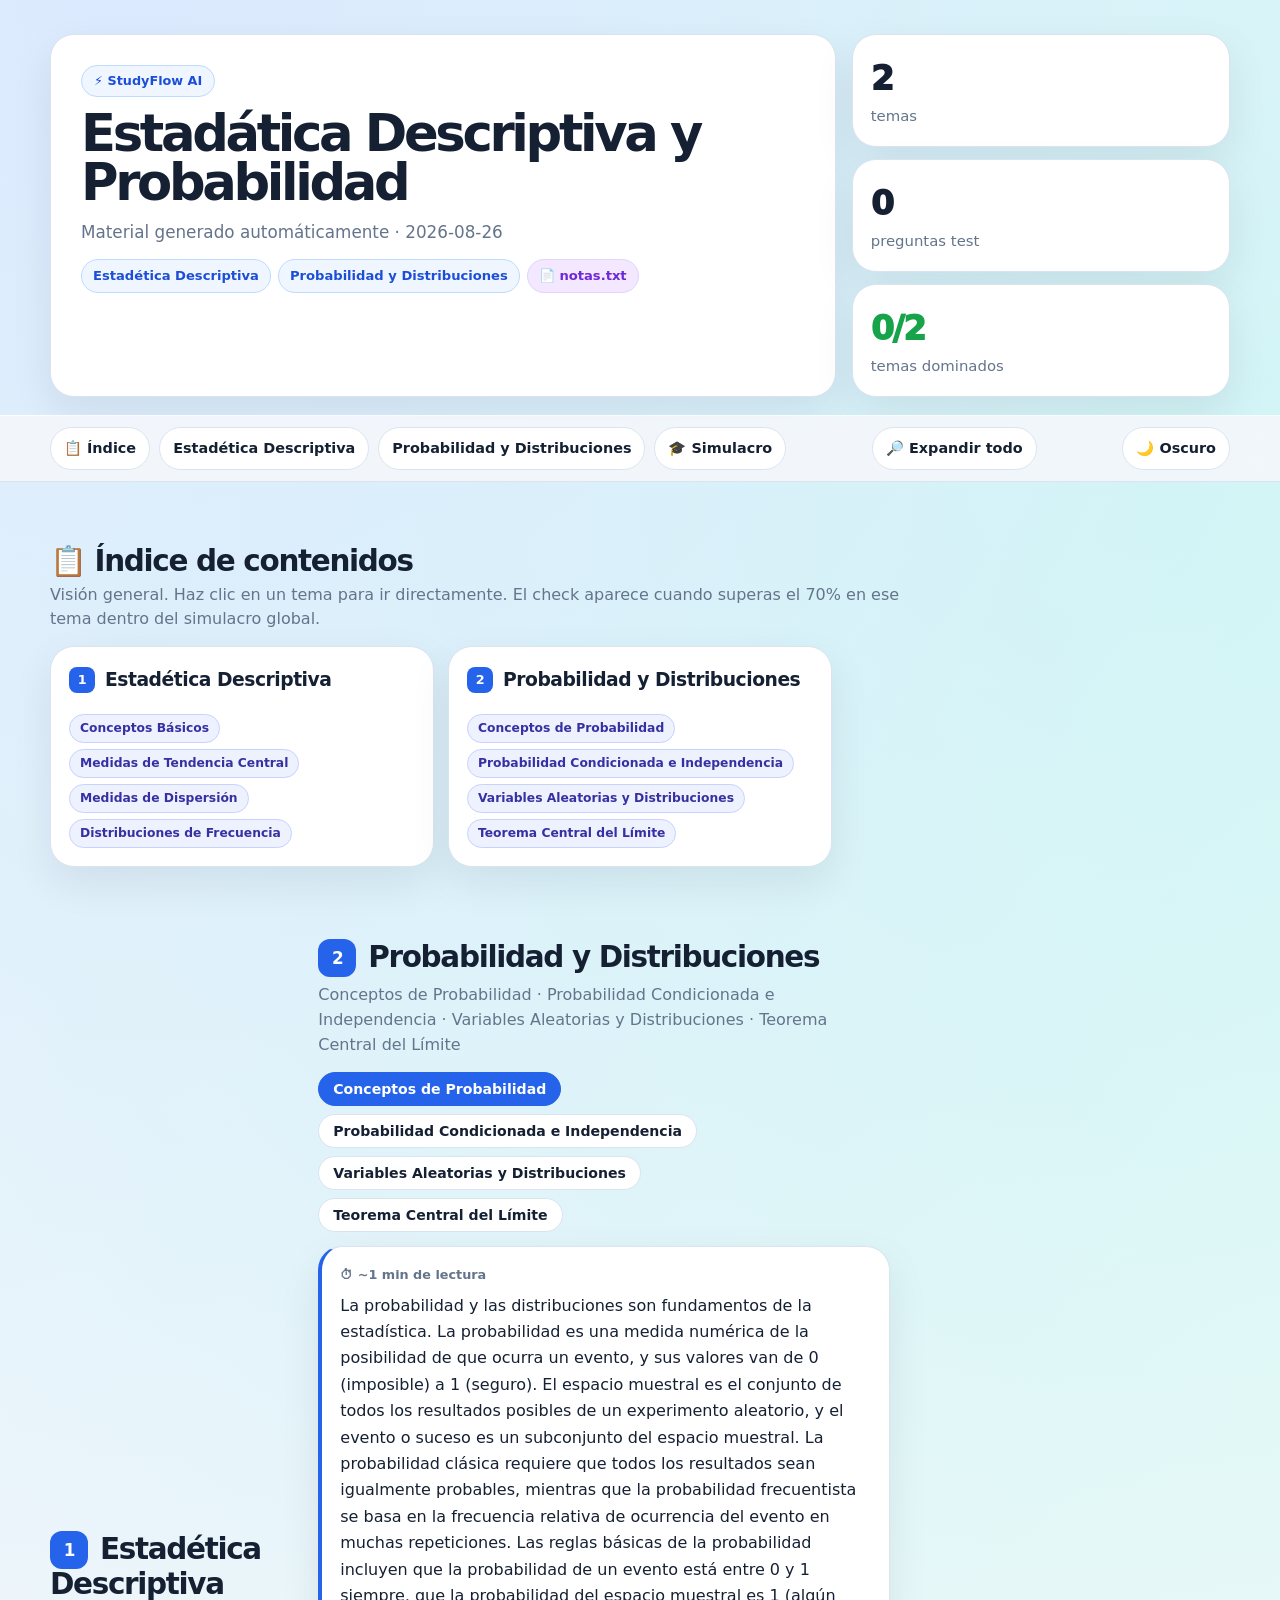
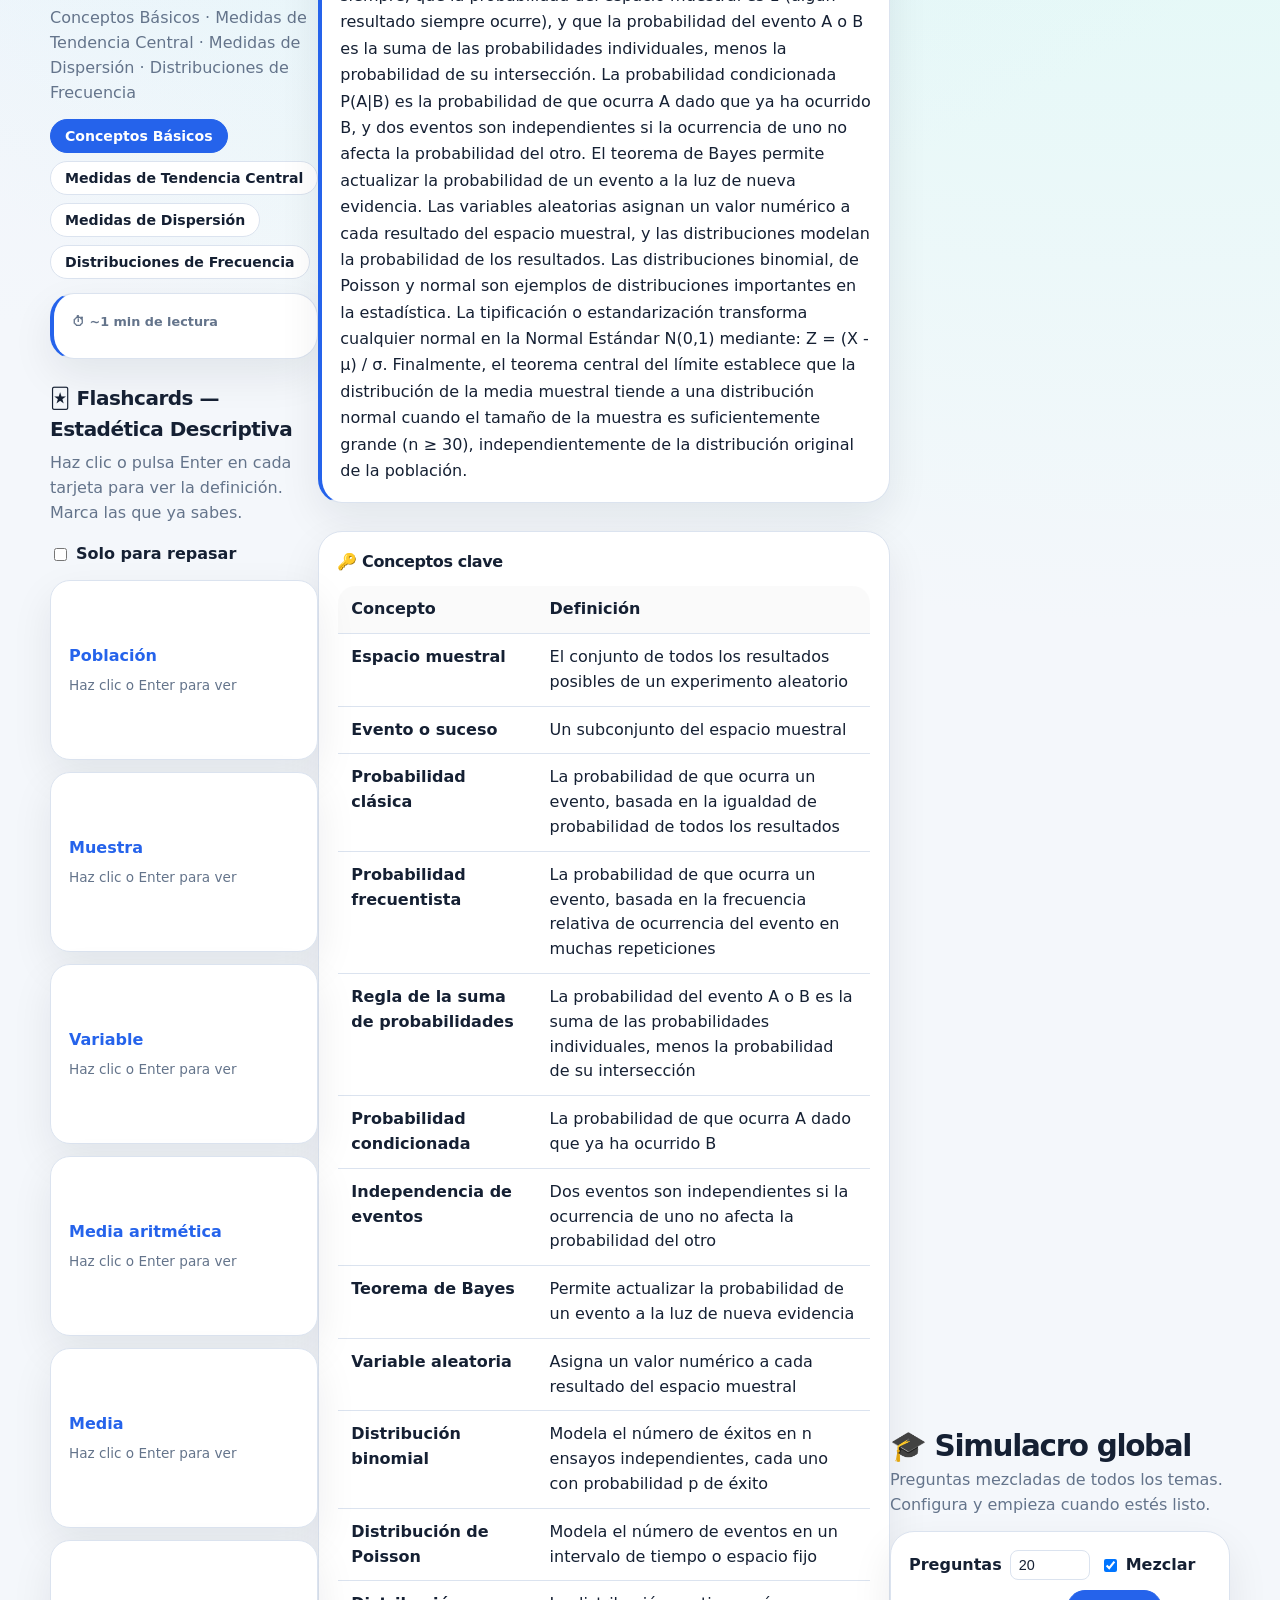
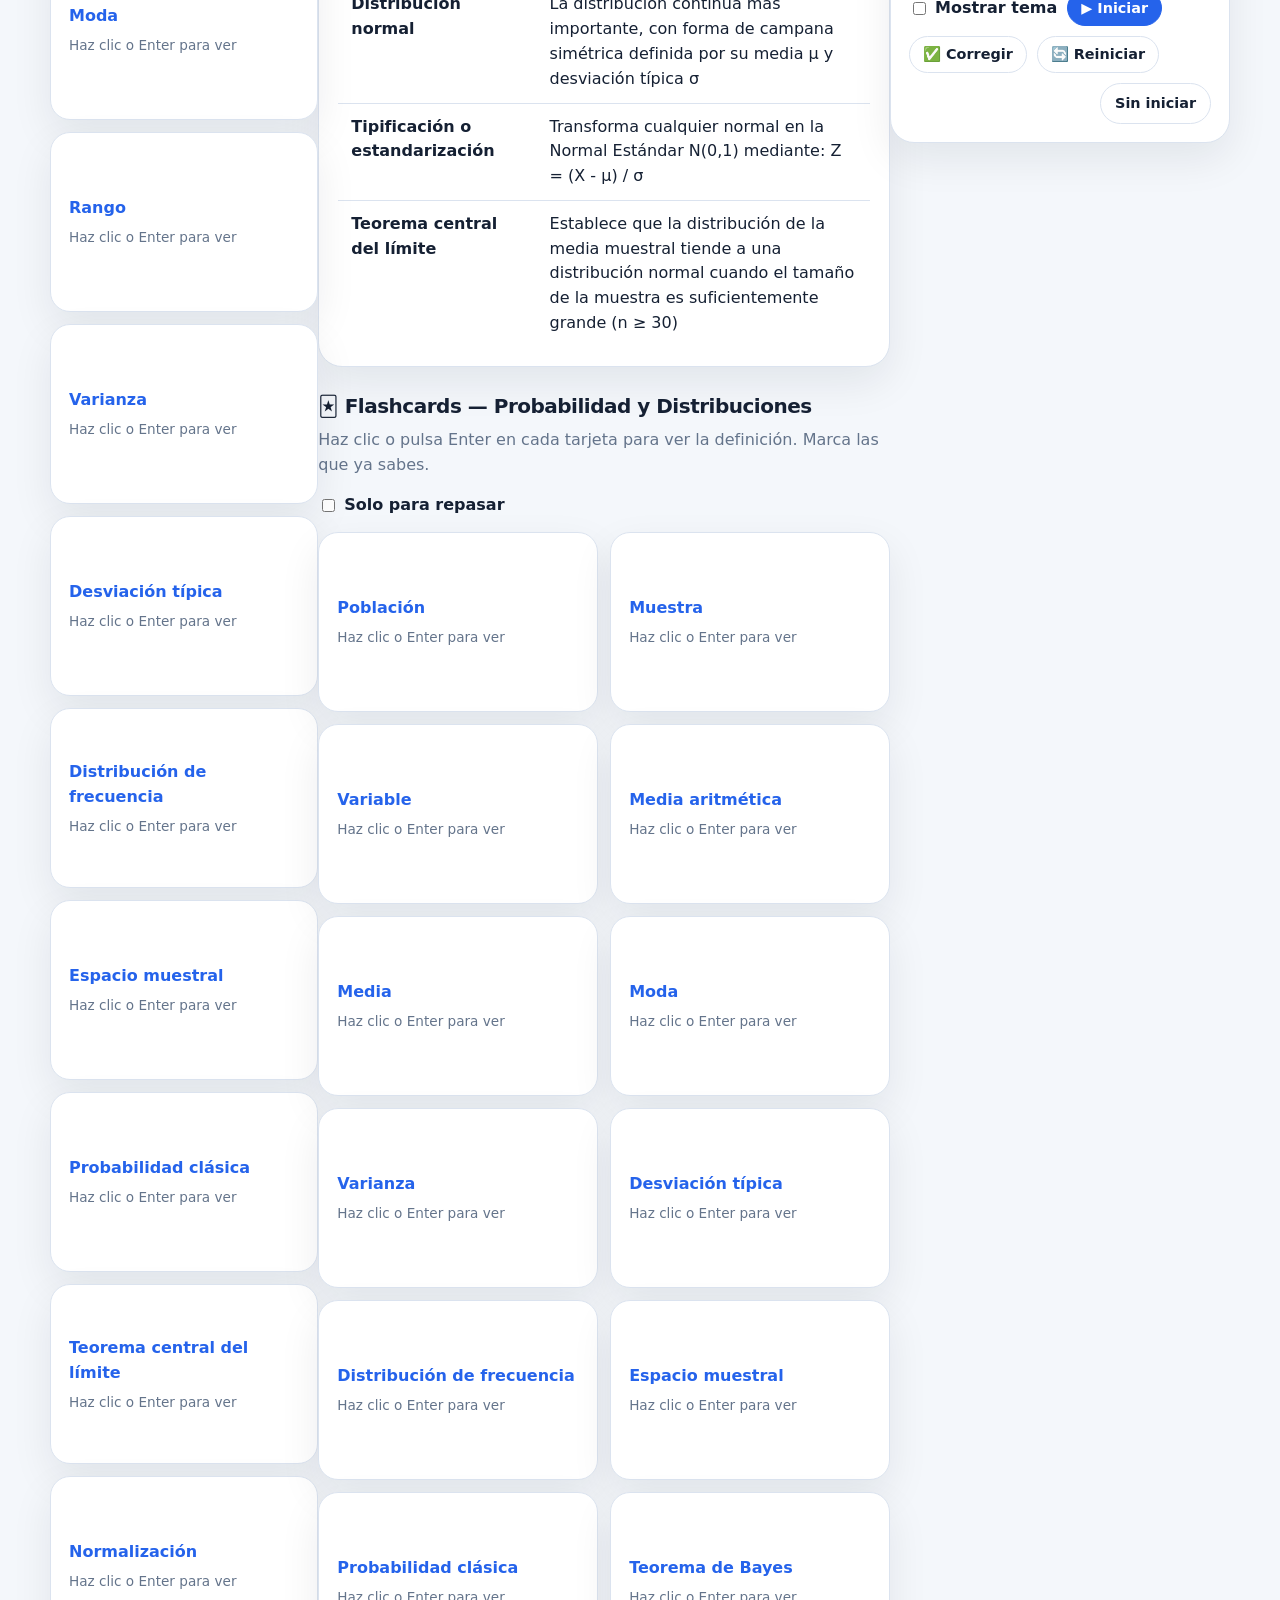
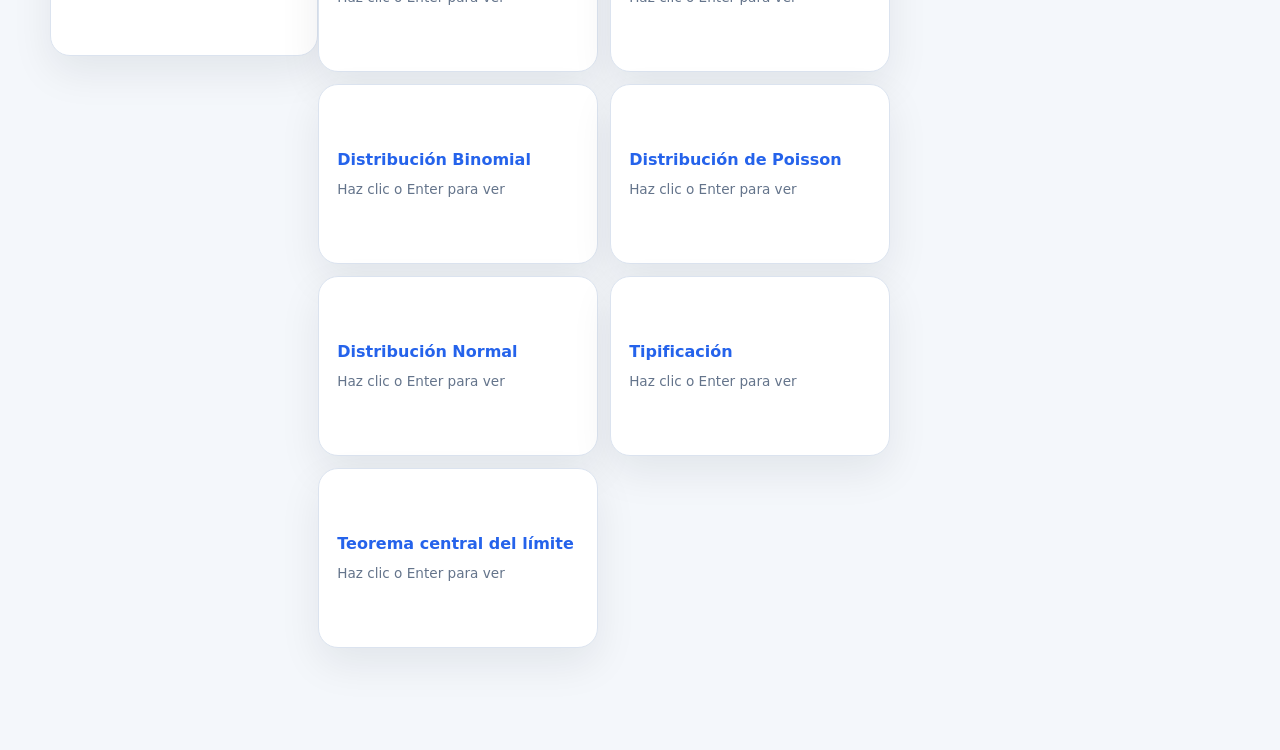
<file: src/studyflow/mlruns/1/709f8fd3fd2a40bbaee8ccb67cc82ce3/artifacts/index.html>
<!DOCTYPE html>
<html lang="es">
<head>
<meta charset="UTF-8"/>
<meta name="viewport" content="width=device-width, initial-scale=1.0"/>
<title>Estadática Descriptiva y Probabilidad — StudyFlow AI</title>
<style>
:root{
  --bg:#f4f7fb;--card:#fff;--text:#152033;--muted:#64748b;--border:#dbe3ef;
  --primary:#2563eb;--primary-dark:#1e40af;--ok:#16a34a;--ok-bg:#dcfce7;
  --bad:#dc2626;--bad-bg:#fee2e2;--warn:#d97706;--warn-bg:#fef3c7;
  --purple:#7c3aed;--purple-bg:#f3e8ff;--cyan-bg:#ecfeff;--cyan:#0e7490;
  --shadow:0 16px 42px rgba(15,23,42,.08);--radius:24px;
}
html[data-theme="dark"]{
  --bg:#0f1420;--card:#1a2233;--text:#e6ebf5;--muted:#93a0bd;--border:#2c3650;
  --primary:#5b8def;--primary-dark:#7ea6f5;--ok:#22c55e;--ok-bg:#14301f;
  --bad:#f87171;--bad-bg:#3a1717;--warn:#fbbf24;--warn-bg:#3a2c0d;
  --purple:#a78bfa;--purple-bg:#2a2044;--cyan-bg:#0d2b30;--cyan:#5eead4;
  --shadow:0 16px 42px rgba(0,0,0,.45);
}
*{box-sizing:border-box}html{scroll-behavior:smooth}
.skip-link{position:absolute;left:-999px;top:0;background:var(--primary);color:#fff;
  padding:10px 16px;border-radius:0 0 10px 0;z-index:999;font-weight:800}
.skip-link:focus{left:0}
body{
  margin:0;
  font-family:Inter,system-ui,-apple-system,BlinkMacSystemFont,"Segoe UI",sans-serif;
  color:var(--text);
  background:radial-gradient(circle at 10% 0%,#dbeafe 0%,rgba(219,234,254,0) 34%),
             radial-gradient(circle at 90% 8%,#ccfbf1 0%,rgba(204,251,241,0) 34%),
             var(--bg);
  line-height:1.55;
  transition:background-color .2s ease,color .2s ease
}
html[data-theme="dark"] body{
  background:radial-gradient(circle at 10% 0%,#1b2a4a 0%,rgba(27,42,74,0) 34%),
             radial-gradient(circle at 90% 8%,#0d3b3a 0%,rgba(13,59,58,0) 34%),
             var(--bg)
}
header,main,.nav-inner{max-width:1220px;margin:0 auto}
header{padding:34px 20px 18px}
.hero{display:grid;grid-template-columns:1.35fr .65fr;gap:16px}
.hero-card,.stat-card,.panel,.card,.quiz-card,.module{
  background:var(--card);border:1px solid var(--border);
  border-radius:var(--radius);box-shadow:var(--shadow)
}
.hero-card{padding:30px}
.sf-badge{display:inline-block;background:#eff6ff;color:#1d4ed8;border:1px solid #bfdbfe;
  border-radius:999px;padding:5px 12px;font-size:.8rem;font-weight:800;margin-bottom:12px}
html[data-theme="dark"] .sf-badge{background:#1e2a4a;color:#93b4fb;border-color:#2c3d63}
h1{font-size:clamp(2rem,4vw,4rem);line-height:.96;letter-spacing:-.065em;margin:0 0 12px}
h3,h4{letter-spacing:-.025em;margin:0 0 10px}
h4{font-size:1rem;color:var(--text)}
.subtitle{color:var(--muted);font-size:1.05rem;margin:0 0 14px}
.badges{display:flex;flex-wrap:wrap;gap:7px;margin-top:14px}
.badge{display:inline-flex;border-radius:999px;font-weight:900;align-items:center;
  padding:6px 11px;background:#eff6ff;color:#1d4ed8;border:1px solid #bfdbfe;font-size:.82rem}
html[data-theme="dark"] .badge{background:#1e2a4a;color:#93b4fb;border-color:#2c3d63}
.badge.source{background:#f3e8ff;color:#6d28d9;border-color:#ddd6fe}
html[data-theme="dark"] .badge.source{background:#241a3d;color:#c4a9f7;border-color:#382a5c}
.stat-grid{display:grid;gap:12px}
.stat-card{padding:18px}
.stat-number{font-size:2.1rem;font-weight:950;letter-spacing:-.05em}
.stat-label{color:var(--muted);font-size:.93rem}
.progress-card .stat-number{color:var(--ok)}
nav{position:sticky;top:0;z-index:50;background:rgba(244,247,251,.91);
  backdrop-filter:blur(12px);border-top:1px solid rgba(255,255,255,.55);
  border-bottom:1px solid var(--border)}
html[data-theme="dark"] nav{background:rgba(15,20,32,.88);border-top-color:rgba(255,255,255,.06)}
.nav-inner{padding:11px 20px;display:flex;gap:9px;overflow-x:auto;scrollbar-width:none}
.nav-inner::-webkit-scrollbar{display:none}
.nav-link,button{
  border:1px solid var(--border);background:var(--card);color:var(--text);border-radius:999px;
  padding:9px 13px;font-weight:850;white-space:nowrap;cursor:pointer;font-size:.9rem;
  transition:transform .12s ease,border .18s ease,background .18s ease;
  text-decoration:none;display:inline-flex;align-items:center;font-family:inherit
}
.nav-link:hover,button:hover{transform:translateY(-1px);border-color:#93c5fd;background:#f8fbff}
html[data-theme="dark"] .nav-link:hover,html[data-theme="dark"] button:hover{background:#22304d;border-color:#3d5a80}
button.primary{background:var(--primary);color:#fff;border-color:var(--primary)}
button.primary:hover{background:var(--primary-dark)}
.toggle-btn{margin-left:auto}
.toggle-btn[aria-pressed="true"]{background:var(--primary);color:#fff;border-color:var(--primary)}
:focus-visible{outline:3px solid var(--primary);outline-offset:2px}
main{padding:24px 20px 70px}
section{margin:32px 0;padding-top:8px}
.subsection{margin-top:24px}
.section-title{display:flex;justify-content:space-between;align-items:end;gap:16px;margin:0 0 14px;flex-wrap:wrap}
.section-title h2{margin:0;font-size:clamp(1.45rem,2.3vw,2.25rem);letter-spacing:-.045em;line-height:1.05}
.section-title h3{margin:0;font-size:1.25rem}
.section-title p{margin:6px 0 0;color:var(--muted);max-width:850px}
.grid2{display:grid;grid-template-columns:repeat(2,minmax(0,1fr));gap:14px}
.grid3{display:grid;grid-template-columns:repeat(3,minmax(0,1fr));gap:14px}
.panel,.card,.quiz-card,.module{padding:18px}
.muted-note{color:var(--muted)}
.topic-num{display:inline-flex;align-items:center;justify-content:center;
  width:26px;height:26px;background:var(--primary);color:#fff;border-radius:8px;
  font-size:.8rem;font-weight:900;margin-right:10px;flex-shrink:0}
.topic-num-lg{display:inline-flex;align-items:center;justify-content:center;
  width:38px;height:38px;background:var(--primary);color:#fff;border-radius:12px;
  font-size:1.05rem;font-weight:900;margin-right:12px;flex-shrink:0;vertical-align:middle}
.topic-link{color:var(--text);text-decoration:none;display:flex;align-items:center}
.topic-link:hover{color:var(--primary)}
.topic-check{margin-left:8px;color:var(--ok);font-weight:900}
.topic-check.done::after{content:"✓ dominado"}
.pills{display:flex;flex-wrap:wrap;gap:6px;margin-top:10px}
.pill{display:inline-flex;border-radius:999px;font-weight:800;align-items:center;
  padding:4px 10px;font-size:.77rem;background:#eef2ff;color:#3730a3;border:1px solid #c7d2fe}
html[data-theme="dark"] .pill{background:#1e2144;color:#a5b4fc;border-color:#312e70}
/* Tabs */
.subtopic-block{margin-bottom:10px}
.tabs{display:flex;flex-wrap:wrap;gap:8px;margin-bottom:14px}
.tab{border:1px solid var(--border);background:var(--card);color:var(--text);
  border-radius:999px;padding:8px 14px;font-weight:800;cursor:pointer;font-size:.88rem;
  transition:all .15s ease}
.tab.active{background:var(--primary);color:#fff;border-color:var(--primary)}
.tab-content{display:none}.tab-content.active{display:block}
body.expand-all .tab-content{display:block !important;margin-bottom:18px;
  border-top:2px dashed var(--border);padding-top:14px}
body.expand-all .tabs{display:none}
/* Subtopic content */
.subtopic-content{display:grid;gap:14px}
.explanation-panel{border-left:4px solid var(--primary)}
.reading-time{font-size:.8rem;color:var(--muted);font-weight:700;margin-bottom:8px}
.explanation-text p{margin:0 0 10px;color:var(--text);line-height:1.65}
.explanation-text p:last-child{margin-bottom:0}
/* Tables */
table{width:100%;border-collapse:collapse;border:1px solid var(--border);
  border-radius:18px;overflow:hidden;background:var(--card)}
th,td{padding:11px 13px;border-bottom:1px solid var(--border);text-align:left;vertical-align:top}
th{background:rgba(0,0,0,.02);font-weight:800}
html[data-theme="dark"] th{background:rgba(255,255,255,.03)}
tr:last-child td{border-bottom:0}
/* Quiz */
.quiz-grid{display:grid;grid-template-columns:repeat(auto-fill,minmax(340px,1fr));gap:12px}
.quiz-card{padding:18px}
.quiz-card h3{margin:0 0 12px;font-size:.97rem;line-height:1.4;letter-spacing:-.01em}
.opciones{display:grid;gap:7px}
.quiz-option{border:1px solid var(--border);border-radius:12px;padding:10px 13px;
  background:var(--card);cursor:pointer;font-size:.9rem;transition:all .15s ease;font-weight:600;
  text-align:left;width:100%;color:var(--text)}
.quiz-option:hover{background:#f0f7ff;border-color:#93c5fd}
html[data-theme="dark"] .quiz-option:hover{background:#1c2b4a}
.quiz-option.correct{background:var(--ok-bg);border-color:#22c55e;color:#14532d}
html[data-theme="dark"] .quiz-option.correct{color:#86efac}
.quiz-option.wrong{background:var(--bad-bg);border-color:#ef4444;color:#7f1d1d}
html[data-theme="dark"] .quiz-option.wrong{color:#fca5a5}
.quiz-option:disabled{cursor:default}
.quiz-note{margin-top:10px;font-size:.88rem;font-weight:700;border-radius:12px;
  padding:10px 12px;display:none}
.quiz-note.show{display:block}
.quiz-note.ok{background:var(--ok-bg);color:#14532d;border:1px solid #86efac}
.quiz-note.bad{background:var(--bad-bg);color:#7f1d1d;border:1px solid #fecaca}
html[data-theme="dark"] .quiz-note.ok{color:#86efac}
html[data-theme="dark"] .quiz-note.bad{color:#fca5a5}
.retry-btn{margin-top:10px;font-size:.8rem;padding:6px 12px;display:none}
/* Flashcards */
.flashcards{display:grid;grid-template-columns:repeat(auto-fill,minmax(220px,1fr));gap:12px}
.flip{perspective:1000px;min-height:180px;cursor:pointer}
.flip-inner{position:relative;width:100%;min-height:180px;transform-style:preserve-3d;
  transition:transform .45s ease}
.flip.flipped .flip-inner{transform:rotateY(180deg)}
.flip-front,.flip-back{position:absolute;inset:0;border-radius:20px;border:1px solid var(--border);
  background:var(--card);padding:18px;backface-visibility:hidden;box-shadow:var(--shadow);
  display:flex;flex-direction:column;justify-content:center}
.flip-back{transform:rotateY(180deg);background:var(--ok-bg);border-color:#86efac}
.flip-front strong{font-size:1rem;color:var(--primary);display:block;margin-bottom:6px}
.flip-front p{color:var(--muted);font-size:.85rem;margin:0}
.flip-back p{color:#14532d;margin:0 0 10px;font-size:.92rem;line-height:1.5}
html[data-theme="dark"] .flip-back p{color:#bbf7d0}
.flip-actions{display:flex;gap:6px}
.know-btn{font-size:.72rem;padding:5px 9px;border-radius:8px}
.know-btn[data-state="know"].active{background:var(--ok);color:#fff;border-color:var(--ok)}
.know-btn[data-state="review"].active{background:var(--warn);color:#fff;border-color:var(--warn)}
.flip.card-known{opacity:.55}
.flip.card-review .flip-front{border-color:var(--warn);border-width:2px}
.flip.filtered-out{display:none}
/* Exam */
.exam-toolbar{display:flex;flex-wrap:wrap;gap:10px;align-items:center}
.exam-control{display:flex;align-items:center;gap:8px;font-weight:700}
.exam-control input{border:1px solid var(--border);border-radius:8px;padding:6px 8px;font-size:.9rem;
  background:var(--card);color:var(--text)}
.toggle-label{display:flex;align-items:center;gap:6px;font-weight:700;cursor:pointer}
.score{margin-left:auto;background:var(--card);border:1px solid var(--border);
  border-radius:999px;padding:8px 14px;font-weight:900;font-size:.9rem}
.result{border-radius:16px;padding:14px}
.result.good{background:var(--ok-bg);color:#14532d;border:1px solid #86efac}
.result.bad{background:var(--bad-bg);color:#7f1d1d;border:1px solid #fecaca}
.result.warn{background:var(--warn-bg);color:#78350f;border:1px solid #fcd34d}
html[data-theme="dark"] .result.good{color:#86efac}
html[data-theme="dark"] .result.bad{color:#fca5a5}
html[data-theme="dark"] .result.warn{color:#fbbf24}
@media(max-width:900px){
  .hero,.grid2,.grid3{grid-template-columns:1fr}
  .score{margin-left:0;width:100%;text-align:center}
  .section-title{display:block}
}
@media print{
  nav,.exam-toolbar,.toggle-btn,.retry-btn,.flip-actions,.skip-link{display:none !important}
  body{background:white;color:#000}
  .tabs{display:none !important}
  .tab-content{display:block !important;page-break-inside:avoid;margin-bottom:16px}
  .panel,.quiz-card,.module,table,.flip{page-break-inside:avoid}
  .flip{perspective:none;min-height:auto}
  .flip-inner{position:static;transform:none !important;display:block}
  .flip-front,.flip-back{position:static;transform:none !important;box-shadow:none;
    border-radius:8px;margin-bottom:6px}
  .flip-back{background:#f0fdf4}
  .quiz-option{border:1px solid #ccc}
}
</style>
</head>
<body>

<a class="skip-link" href="#main-content">Saltar al contenido</a>

<header>
  <div class="hero">
    <div class="hero-card">
      <div class="sf-badge">⚡ StudyFlow AI</div>
      <h1>Estadática Descriptiva y Probabilidad</h1>
      <p class="subtitle">Material generado automáticamente · 2026-08-26</p>
      <div class="badges">
        <span class="badge">Estadética Descriptiva</span><span class="badge">Probabilidad y Distribuciones</span>
        <span class="badge source">📄 notas.txt</span>
      </div>
    </div>
    <div class="stat-grid">
      <div class="stat-card">
        <div class="stat-number">2</div>
        <div class="stat-label">temas</div>
      </div>
      <div class="stat-card">
        <div class="stat-number">0</div>
        <div class="stat-label">preguntas test</div>
      </div>
      <div class="stat-card progress-card">
        <div class="stat-number" id="progressCount">0/2</div>
        <div class="stat-label">temas dominados</div>
      </div>
    </div>
  </div>
</header>

<nav>
  <div class="nav-inner">
    <a class="nav-link" href="#overview">📋 Índice</a>
    <a class="nav-link" href="#topic_1">Estadética Descriptiva</a><a class="nav-link" href="#topic_2">Probabilidad y Distribuciones</a>
    <a class="nav-link" href="#exam">🎓 Simulacro</a>
    <button class="nav-link toggle-btn" id="expandAllBtn" type="button"
      title="Muestra todas las pestañas a la vez (útil para buscar con Ctrl+F)">🔎 Expandir todo</button>
    <button class="nav-link toggle-btn" id="darkModeBtn" type="button"
      aria-pressed="false" title="Alternar modo oscuro">🌙 Oscuro</button>
  </div>
</nav>

<main id="main-content">
  <section id="overview">
  <div class="section-title">
    <div><h2>📋 Índice de contenidos</h2>
    <p>Visión general. Haz clic en un tema para ir directamente. El check aparece cuando superas el 70% en ese tema dentro del simulacro global.</p></div>
  </div>
  <div class="grid3"><div class="module" id="overview-topic_1" data-topic-id="topic_1">
          <h3><a href="#topic_1" class="topic-link">
            <span class="topic-num">1</span>Estadética Descriptiva
            <span class="topic-check" aria-hidden="true"></span>
          </h3>
          <div class="pills">
            <span class="pill">Conceptos Básicos</span><span class="pill">Medidas de Tendencia Central</span><span class="pill">Medidas de Dispersión</span><span class="pill">Distribuciones de Frecuencia</span>
          </div>
        </div><div class="module" id="overview-topic_2" data-topic-id="topic_2">
          <h3><a href="#topic_2" class="topic-link">
            <span class="topic-num">2</span>Probabilidad y Distribuciones
            <span class="topic-check" aria-hidden="true"></span>
          </h3>
          <div class="pills">
            <span class="pill">Conceptos de Probabilidad</span><span class="pill">Probabilidad Condicionada e Independencia</span><span class="pill">Variables Aleatorias y Distribuciones</span><span class="pill">Teorema Central del Límite</span>
          </div>
        </div></div>
</section>
  <section id="topic_1">
  <div class="section-title">
    <div>
      <h2><span class="topic-num-lg">1</span>Estadética Descriptiva</h2>
      <p>Conceptos Básicos  ·  Medidas de Tendencia Central  ·  Medidas de Dispersión  ·  Distribuciones de Frecuencia</p>
    </div>
  </div>

  <div class="subtopic-block">
  <div class="tabs" role="tablist"><button class="tab active" role="tab" id="tabbtn-topic_1__topic_1_sub_1" aria-controls="topic_1__topic_1_sub_1" aria-selected="true" onclick="openTab('topic_1__topic_1_sub_1', this, 'topic_1')">Conceptos Básicos</button><button class="tab" role="tab" id="tabbtn-topic_1__topic_1_sub_2" aria-controls="topic_1__topic_1_sub_2" aria-selected="false" onclick="openTab('topic_1__topic_1_sub_2', this, 'topic_1')">Medidas de Tendencia Central</button><button class="tab" role="tab" id="tabbtn-topic_1__topic_1_sub_3" aria-controls="topic_1__topic_1_sub_3" aria-selected="false" onclick="openTab('topic_1__topic_1_sub_3', this, 'topic_1')">Medidas de Dispersión</button><button class="tab" role="tab" id="tabbtn-topic_1__topic_1_sub_4" aria-controls="topic_1__topic_1_sub_4" aria-selected="false" onclick="openTab('topic_1__topic_1_sub_4', this, 'topic_1')">Distribuciones de Frecuencia</button></div>
  <div class="tab-content active" id="topic_1__topic_1_sub_1" role="tabpanel" aria-labelledby="tabbtn-topic_1__topic_1_sub_1"><div class="subtopic-content">
  <div class="panel explanation-panel">
    <div class="reading-time">⏱ ~1 min de lectura</div>
    <div class="explanation-text"><p></p></div>
  </div>
  
</div></div><div class="tab-content" id="topic_1__topic_1_sub_2" role="tabpanel" aria-labelledby="tabbtn-topic_1__topic_1_sub_2"><div class="subtopic-content">
  <div class="panel explanation-panel">
    <div class="reading-time">⏱ ~1 min de lectura</div>
    <div class="explanation-text"><p>La estadística descriptiva se ocupa de recopilar, organizar, resumir y presentar datos de manera informativa. Su objetivo principal es describir las características de un conjunto de datos sin extraer conclusiones más allá de los propios datos analizados. Las medidas de tendencia central son un aspecto fundamental de la estadística descriptiva, ya que indican el valor alrededor del cual se agrupan los datos. La media aritmética, la media, la moda y las medidas de dispersión como el rango, la varianza y la desviación típica son algunas de las medidas de tendencia central más comunes. Estas medidas permiten describir la tendencia central de los datos, pero también es importante considerar la dispersión de los datos para entender su variabilidad. La distribución de frecuencia, representada por el histograma, es una herramienta útil para visualizar la forma de la distribución de los datos. La estadística descriptiva es fundamental para comprender los datos y tomar decisiones informadas.</p></div>
  </div>
  <div class="panel" style="margin-top:14px">
      <h4>🔑 Conceptos clave</h4>
      <table>
        <tr><th scope="col">Concepto</th><th scope="col">Definición</th></tr>
        <tr><td><strong>Media aritmética</strong></td><td>La suma de todos los valores dividida entre el número de observaciones</td></tr><tr><td><strong>Media</strong></td><td>El valor que ocupa la posición central cuando los datos están ordenados</td></tr><tr><td><strong>Moda</strong></td><td>El valor que aparece con mayor frecuencia</td></tr><tr><td><strong>Rango</strong></td><td>La diferencia entre el valor máximo y el mínimo</td></tr><tr><td><strong>Varianza</strong></td><td>La media de los cuadrados de las desviaciones respecto a la media</td></tr><tr><td><strong>Desviación típica</strong></td><td>La raíz cuadrada de la varianza</td></tr><tr><td><strong>Coeficiente de variación</strong></td><td>El cociente entre la desviación típica y la media, expresado en porcentaje</td></tr><tr><td><strong>Histograma</strong></td><td>La representación gráfica de una distribución de frecuencias para variables cuantitativas continuas</td></tr>
      </table>
    </div>
</div></div><div class="tab-content" id="topic_1__topic_1_sub_3" role="tabpanel" aria-labelledby="tabbtn-topic_1__topic_1_sub_3"><div class="subtopic-content">
  <div class="panel explanation-panel">
    <div class="reading-time">⏱ ~1 min de lectura</div>
    <div class="explanation-text"><p>Medidas de dispersión son estadísticas que nos permiten evaluar la variabilidad de un conjunto de datos. La dispersión se mide en función de la distancia entre los valores más y menos extremos del conjunto. La mediana y la moda son medidas de tendencia central que no son afectadas por los valores extremos, mientras que la media aritmética sí lo es. La varianza y la desviación típica son medidas de dispersión que se calculan a partir de la diferencia entre cada valor y la media, y se utilizan para evaluar la dispersión de un conjunto de datos. El coeficiente de variación es una medida que compara la dispersión de una variable con su media. Las distribuciones de frecuencia, como el histograma, nos permiten visualizar la forma en que se agrupan los datos en diferentes intervalos. La distribución de Poisson y la distribución normal son dos de las distribuciones más importantes en estadística, y se utilizan para modelar y analizar datos. La tipificación o estandarización transforma cualquier variable normal en la Normal Estándar N(0,1), lo que nos permite comparar y analizar datos de diferentes fuentes.</p></div>
  </div>
  <div class="panel" style="margin-top:14px">
      <h4>🔑 Conceptos clave</h4>
      <table>
        <tr><th scope="col">Concepto</th><th scope="col">Definición</th></tr>
        <tr><td><strong>Media aritmética</strong></td><td>La suma de todos los valores dividida entre el número de observaciones</td></tr><tr><td><strong>Media</strong></td><td>El valor que ocupa la posición central cuando los datos están ordenados</td></tr><tr><td><strong>Moda</strong></td><td>El valor que aparece con mayor frecuencia</td></tr><tr><td><strong>Varianza</strong></td><td>La media de los cuadrados de las desviaciones respecto a la media</td></tr><tr><td><strong>Desviación típica</strong></td><td>La raíz cuadrada de la varianza</td></tr><tr><td><strong>Coeficiente de variación</strong></td><td>El cociente entre la desviación típica y la media, expresado en porcentaje</td></tr><tr><td><strong>Distribución de frecuencia</strong></td><td>Una tabla de frecuencias que organiza los datos en clases o intervalos</td></tr><tr><td><strong>Histograma</strong></td><td>La representación gráfica de una distribución de frecuencias para variables cuantitativas continuas</td></tr><tr><td><strong>Distribución Binomial</strong></td><td>Modela el número de éxitos en n ensayos independientes, cada uno con probabilidad p de éxito</td></tr><tr><td><strong>Distribución de Poisson</strong></td><td>Modela el número de eventos en un intervalo de tiempo o espacio fijo</td></tr><tr><td><strong>Distribución Normal</strong></td><td>La distribución continua más importante, definida por su media μ y desviación típica σ</td></tr>
      </table>
    </div>
</div></div><div class="tab-content" id="topic_1__topic_1_sub_4" role="tabpanel" aria-labelledby="tabbtn-topic_1__topic_1_sub_4"><div class="subtopic-content">
  <div class="panel explanation-panel">
    <div class="reading-time">⏱ ~1 min de lectura</div>
    <div class="explanation-text"><p></p></div>
  </div>
  
</div></div>
</div>

  <div class="subsection">
    <div class="section-title"><div>
      <h3>🃏 Flashcards — Estadética Descriptiva</h3>
      <p>Haz clic o pulsa Enter en cada tarjeta para ver la definición. Marca las que ya sabes.</p>
    </div>
    <label class="toggle-label">
      <input type="checkbox" class="review-filter" data-topic="topic_1"> Solo para repasar
    </label>
    </div>
    <div class="flashcards" data-topic="topic_1"><div class="flip" id="flip-topic_1__fc0" data-fcid="topic_1__fc0" data-topic="topic_1"
          role="button" tabindex="0" aria-pressed="false"
          aria-label="Flashcard: Población. Pulsa Enter para ver la respuesta."
          onclick="flipCard('topic_1__fc0')" onkeydown="if(event.key==='Enter'||event.key===' '){event.preventDefault();flipCard('topic_1__fc0');}">
          <div class="flip-inner">
            <div class="flip-front">
              <strong>Población</strong>
              <p>Haz clic o Enter para ver</p>
            </div>
            <div class="flip-back">
              <p>El conjunto completo de elementos sobre los que queremos obtener información.</p>
              <div class="flip-actions" onclick="event.stopPropagation()">
                <button type="button" class="know-btn" data-fcid="topic_1__fc0" data-state="know" onclick="markCard(event,'topic_1__fc0','know')">✓ Lo sé</button>
                <button type="button" class="know-btn" data-fcid="topic_1__fc0" data-state="review" onclick="markCard(event,'topic_1__fc0','review')">↻ Repasar</button>
              </div>
            </div>
          </div>
        </div><div class="flip" id="flip-topic_1__fc1" data-fcid="topic_1__fc1" data-topic="topic_1"
          role="button" tabindex="0" aria-pressed="false"
          aria-label="Flashcard: Muestra. Pulsa Enter para ver la respuesta."
          onclick="flipCard('topic_1__fc1')" onkeydown="if(event.key==='Enter'||event.key===' '){event.preventDefault();flipCard('topic_1__fc1');}">
          <div class="flip-inner">
            <div class="flip-front">
              <strong>Muestra</strong>
              <p>Haz clic o Enter para ver</p>
            </div>
            <div class="flip-back">
              <p>Un subconjunto representativo de la población, seleccionado para su análisis.</p>
              <div class="flip-actions" onclick="event.stopPropagation()">
                <button type="button" class="know-btn" data-fcid="topic_1__fc1" data-state="know" onclick="markCard(event,'topic_1__fc1','know')">✓ Lo sé</button>
                <button type="button" class="know-btn" data-fcid="topic_1__fc1" data-state="review" onclick="markCard(event,'topic_1__fc1','review')">↻ Repasar</button>
              </div>
            </div>
          </div>
        </div><div class="flip" id="flip-topic_1__fc2" data-fcid="topic_1__fc2" data-topic="topic_1"
          role="button" tabindex="0" aria-pressed="false"
          aria-label="Flashcard: Variable. Pulsa Enter para ver la respuesta."
          onclick="flipCard('topic_1__fc2')" onkeydown="if(event.key==='Enter'||event.key===' '){event.preventDefault();flipCard('topic_1__fc2');}">
          <div class="flip-inner">
            <div class="flip-front">
              <strong>Variable</strong>
              <p>Haz clic o Enter para ver</p>
            </div>
            <div class="flip-back">
              <p>Cualquier característica medible de los elementos de la población.</p>
              <div class="flip-actions" onclick="event.stopPropagation()">
                <button type="button" class="know-btn" data-fcid="topic_1__fc2" data-state="know" onclick="markCard(event,'topic_1__fc2','know')">✓ Lo sé</button>
                <button type="button" class="know-btn" data-fcid="topic_1__fc2" data-state="review" onclick="markCard(event,'topic_1__fc2','review')">↻ Repasar</button>
              </div>
            </div>
          </div>
        </div><div class="flip" id="flip-topic_1__fc3" data-fcid="topic_1__fc3" data-topic="topic_1"
          role="button" tabindex="0" aria-pressed="false"
          aria-label="Flashcard: Media aritmética. Pulsa Enter para ver la respuesta."
          onclick="flipCard('topic_1__fc3')" onkeydown="if(event.key==='Enter'||event.key===' '){event.preventDefault();flipCard('topic_1__fc3');}">
          <div class="flip-inner">
            <div class="flip-front">
              <strong>Media aritmética</strong>
              <p>Haz clic o Enter para ver</p>
            </div>
            <div class="flip-back">
              <p>La suma de todos los valores dividida entre el número de observaciones.</p>
              <div class="flip-actions" onclick="event.stopPropagation()">
                <button type="button" class="know-btn" data-fcid="topic_1__fc3" data-state="know" onclick="markCard(event,'topic_1__fc3','know')">✓ Lo sé</button>
                <button type="button" class="know-btn" data-fcid="topic_1__fc3" data-state="review" onclick="markCard(event,'topic_1__fc3','review')">↻ Repasar</button>
              </div>
            </div>
          </div>
        </div><div class="flip" id="flip-topic_1__fc4" data-fcid="topic_1__fc4" data-topic="topic_1"
          role="button" tabindex="0" aria-pressed="false"
          aria-label="Flashcard: Media. Pulsa Enter para ver la respuesta."
          onclick="flipCard('topic_1__fc4')" onkeydown="if(event.key==='Enter'||event.key===' '){event.preventDefault();flipCard('topic_1__fc4');}">
          <div class="flip-inner">
            <div class="flip-front">
              <strong>Media</strong>
              <p>Haz clic o Enter para ver</p>
            </div>
            <div class="flip-back">
              <p>El valor que ocupa la posición central cuando los datos están ordenados.</p>
              <div class="flip-actions" onclick="event.stopPropagation()">
                <button type="button" class="know-btn" data-fcid="topic_1__fc4" data-state="know" onclick="markCard(event,'topic_1__fc4','know')">✓ Lo sé</button>
                <button type="button" class="know-btn" data-fcid="topic_1__fc4" data-state="review" onclick="markCard(event,'topic_1__fc4','review')">↻ Repasar</button>
              </div>
            </div>
          </div>
        </div><div class="flip" id="flip-topic_1__fc5" data-fcid="topic_1__fc5" data-topic="topic_1"
          role="button" tabindex="0" aria-pressed="false"
          aria-label="Flashcard: Moda. Pulsa Enter para ver la respuesta."
          onclick="flipCard('topic_1__fc5')" onkeydown="if(event.key==='Enter'||event.key===' '){event.preventDefault();flipCard('topic_1__fc5');}">
          <div class="flip-inner">
            <div class="flip-front">
              <strong>Moda</strong>
              <p>Haz clic o Enter para ver</p>
            </div>
            <div class="flip-back">
              <p>El valor que aparece con mayor frecuencia en un conjunto de datos.</p>
              <div class="flip-actions" onclick="event.stopPropagation()">
                <button type="button" class="know-btn" data-fcid="topic_1__fc5" data-state="know" onclick="markCard(event,'topic_1__fc5','know')">✓ Lo sé</button>
                <button type="button" class="know-btn" data-fcid="topic_1__fc5" data-state="review" onclick="markCard(event,'topic_1__fc5','review')">↻ Repasar</button>
              </div>
            </div>
          </div>
        </div><div class="flip" id="flip-topic_1__fc6" data-fcid="topic_1__fc6" data-topic="topic_1"
          role="button" tabindex="0" aria-pressed="false"
          aria-label="Flashcard: Rango. Pulsa Enter para ver la respuesta."
          onclick="flipCard('topic_1__fc6')" onkeydown="if(event.key==='Enter'||event.key===' '){event.preventDefault();flipCard('topic_1__fc6');}">
          <div class="flip-inner">
            <div class="flip-front">
              <strong>Rango</strong>
              <p>Haz clic o Enter para ver</p>
            </div>
            <div class="flip-back">
              <p>Diferencia entre el valor máximo y el mínimo.</p>
              <div class="flip-actions" onclick="event.stopPropagation()">
                <button type="button" class="know-btn" data-fcid="topic_1__fc6" data-state="know" onclick="markCard(event,'topic_1__fc6','know')">✓ Lo sé</button>
                <button type="button" class="know-btn" data-fcid="topic_1__fc6" data-state="review" onclick="markCard(event,'topic_1__fc6','review')">↻ Repasar</button>
              </div>
            </div>
          </div>
        </div><div class="flip" id="flip-topic_1__fc7" data-fcid="topic_1__fc7" data-topic="topic_1"
          role="button" tabindex="0" aria-pressed="false"
          aria-label="Flashcard: Varianza. Pulsa Enter para ver la respuesta."
          onclick="flipCard('topic_1__fc7')" onkeydown="if(event.key==='Enter'||event.key===' '){event.preventDefault();flipCard('topic_1__fc7');}">
          <div class="flip-inner">
            <div class="flip-front">
              <strong>Varianza</strong>
              <p>Haz clic o Enter para ver</p>
            </div>
            <div class="flip-back">
              <p>Media de los cuadrados de las desviaciones respecto a la media.</p>
              <div class="flip-actions" onclick="event.stopPropagation()">
                <button type="button" class="know-btn" data-fcid="topic_1__fc7" data-state="know" onclick="markCard(event,'topic_1__fc7','know')">✓ Lo sé</button>
                <button type="button" class="know-btn" data-fcid="topic_1__fc7" data-state="review" onclick="markCard(event,'topic_1__fc7','review')">↻ Repasar</button>
              </div>
            </div>
          </div>
        </div><div class="flip" id="flip-topic_1__fc8" data-fcid="topic_1__fc8" data-topic="topic_1"
          role="button" tabindex="0" aria-pressed="false"
          aria-label="Flashcard: Desviación típica. Pulsa Enter para ver la respuesta."
          onclick="flipCard('topic_1__fc8')" onkeydown="if(event.key==='Enter'||event.key===' '){event.preventDefault();flipCard('topic_1__fc8');}">
          <div class="flip-inner">
            <div class="flip-front">
              <strong>Desviación típica</strong>
              <p>Haz clic o Enter para ver</p>
            </div>
            <div class="flip-back">
              <p>Raíz cuadrada de la varianza.</p>
              <div class="flip-actions" onclick="event.stopPropagation()">
                <button type="button" class="know-btn" data-fcid="topic_1__fc8" data-state="know" onclick="markCard(event,'topic_1__fc8','know')">✓ Lo sé</button>
                <button type="button" class="know-btn" data-fcid="topic_1__fc8" data-state="review" onclick="markCard(event,'topic_1__fc8','review')">↻ Repasar</button>
              </div>
            </div>
          </div>
        </div><div class="flip" id="flip-topic_1__fc9" data-fcid="topic_1__fc9" data-topic="topic_1"
          role="button" tabindex="0" aria-pressed="false"
          aria-label="Flashcard: Distribución de frecuencia. Pulsa Enter para ver la respuesta."
          onclick="flipCard('topic_1__fc9')" onkeydown="if(event.key==='Enter'||event.key===' '){event.preventDefault();flipCard('topic_1__fc9');}">
          <div class="flip-inner">
            <div class="flip-front">
              <strong>Distribución de frecuencia</strong>
              <p>Haz clic o Enter para ver</p>
            </div>
            <div class="flip-back">
              <p>Organización de los datos en clases o intervalos y muestra cuántas observaciones caen en cada uno.</p>
              <div class="flip-actions" onclick="event.stopPropagation()">
                <button type="button" class="know-btn" data-fcid="topic_1__fc9" data-state="know" onclick="markCard(event,'topic_1__fc9','know')">✓ Lo sé</button>
                <button type="button" class="know-btn" data-fcid="topic_1__fc9" data-state="review" onclick="markCard(event,'topic_1__fc9','review')">↻ Repasar</button>
              </div>
            </div>
          </div>
        </div><div class="flip" id="flip-topic_1__fc10" data-fcid="topic_1__fc10" data-topic="topic_1"
          role="button" tabindex="0" aria-pressed="false"
          aria-label="Flashcard: Espacio muestral. Pulsa Enter para ver la respuesta."
          onclick="flipCard('topic_1__fc10')" onkeydown="if(event.key==='Enter'||event.key===' '){event.preventDefault();flipCard('topic_1__fc10');}">
          <div class="flip-inner">
            <div class="flip-front">
              <strong>Espacio muestral</strong>
              <p>Haz clic o Enter para ver</p>
            </div>
            <div class="flip-back">
              <p>Conjunto de todos los resultados posibles de un experimento aleatorio.</p>
              <div class="flip-actions" onclick="event.stopPropagation()">
                <button type="button" class="know-btn" data-fcid="topic_1__fc10" data-state="know" onclick="markCard(event,'topic_1__fc10','know')">✓ Lo sé</button>
                <button type="button" class="know-btn" data-fcid="topic_1__fc10" data-state="review" onclick="markCard(event,'topic_1__fc10','review')">↻ Repasar</button>
              </div>
            </div>
          </div>
        </div><div class="flip" id="flip-topic_1__fc11" data-fcid="topic_1__fc11" data-topic="topic_1"
          role="button" tabindex="0" aria-pressed="false"
          aria-label="Flashcard: Probabilidad clásica. Pulsa Enter para ver la respuesta."
          onclick="flipCard('topic_1__fc11')" onkeydown="if(event.key==='Enter'||event.key===' '){event.preventDefault();flipCard('topic_1__fc11');}">
          <div class="flip-inner">
            <div class="flip-front">
              <strong>Probabilidad clásica</strong>
              <p>Haz clic o Enter para ver</p>
            </div>
            <div class="flip-back">
              <p>Medida numérica de la posibilidad de que ocurra un evento, basada en la frecuencia relativa de ocurrencia.</p>
              <div class="flip-actions" onclick="event.stopPropagation()">
                <button type="button" class="know-btn" data-fcid="topic_1__fc11" data-state="know" onclick="markCard(event,'topic_1__fc11','know')">✓ Lo sé</button>
                <button type="button" class="know-btn" data-fcid="topic_1__fc11" data-state="review" onclick="markCard(event,'topic_1__fc11','review')">↻ Repasar</button>
              </div>
            </div>
          </div>
        </div><div class="flip" id="flip-topic_1__fc12" data-fcid="topic_1__fc12" data-topic="topic_1"
          role="button" tabindex="0" aria-pressed="false"
          aria-label="Flashcard: Teorema central del límite. Pulsa Enter para ver la respuesta."
          onclick="flipCard('topic_1__fc12')" onkeydown="if(event.key==='Enter'||event.key===' '){event.preventDefault();flipCard('topic_1__fc12');}">
          <div class="flip-inner">
            <div class="flip-front">
              <strong>Teorema central del límite</strong>
              <p>Haz clic o Enter para ver</p>
            </div>
            <div class="flip-back">
              <p>Establece que la distribución de la media muestral tiende a una distribución normal cuando el tamaño de la muestra es suficientemente grande.</p>
              <div class="flip-actions" onclick="event.stopPropagation()">
                <button type="button" class="know-btn" data-fcid="topic_1__fc12" data-state="know" onclick="markCard(event,'topic_1__fc12','know')">✓ Lo sé</button>
                <button type="button" class="know-btn" data-fcid="topic_1__fc12" data-state="review" onclick="markCard(event,'topic_1__fc12','review')">↻ Repasar</button>
              </div>
            </div>
          </div>
        </div><div class="flip" id="flip-topic_1__fc13" data-fcid="topic_1__fc13" data-topic="topic_1"
          role="button" tabindex="0" aria-pressed="false"
          aria-label="Flashcard: Normalización. Pulsa Enter para ver la respuesta."
          onclick="flipCard('topic_1__fc13')" onkeydown="if(event.key==='Enter'||event.key===' '){event.preventDefault();flipCard('topic_1__fc13');}">
          <div class="flip-inner">
            <div class="flip-front">
              <strong>Normalización</strong>
              <p>Haz clic o Enter para ver</p>
            </div>
            <div class="flip-back">
              <p>Transformación de cualquier normal en la Normal Estándar N(0,1) mediante: Z = (X - μ) / σ.</p>
              <div class="flip-actions" onclick="event.stopPropagation()">
                <button type="button" class="know-btn" data-fcid="topic_1__fc13" data-state="know" onclick="markCard(event,'topic_1__fc13','know')">✓ Lo sé</button>
                <button type="button" class="know-btn" data-fcid="topic_1__fc13" data-state="review" onclick="markCard(event,'topic_1__fc13','review')">↻ Repasar</button>
              </div>
            </div>
          </div>
        </div></div>
  </div>

</section>
<section id="topic_2">
  <div class="section-title">
    <div>
      <h2><span class="topic-num-lg">2</span>Probabilidad y Distribuciones</h2>
      <p>Conceptos de Probabilidad  ·  Probabilidad Condicionada e Independencia  ·  Variables Aleatorias y Distribuciones  ·  Teorema Central del Límite</p>
    </div>
  </div>

  <div class="subtopic-block">
  <div class="tabs" role="tablist"><button class="tab active" role="tab" id="tabbtn-topic_2__topic_2_sub_1" aria-controls="topic_2__topic_2_sub_1" aria-selected="true" onclick="openTab('topic_2__topic_2_sub_1', this, 'topic_2')">Conceptos de Probabilidad</button><button class="tab" role="tab" id="tabbtn-topic_2__topic_2_sub_2" aria-controls="topic_2__topic_2_sub_2" aria-selected="false" onclick="openTab('topic_2__topic_2_sub_2', this, 'topic_2')">Probabilidad Condicionada e Independencia</button><button class="tab" role="tab" id="tabbtn-topic_2__topic_2_sub_3" aria-controls="topic_2__topic_2_sub_3" aria-selected="false" onclick="openTab('topic_2__topic_2_sub_3', this, 'topic_2')">Variables Aleatorias y Distribuciones</button><button class="tab" role="tab" id="tabbtn-topic_2__topic_2_sub_4" aria-controls="topic_2__topic_2_sub_4" aria-selected="false" onclick="openTab('topic_2__topic_2_sub_4', this, 'topic_2')">Teorema Central del Límite</button></div>
  <div class="tab-content active" id="topic_2__topic_2_sub_1" role="tabpanel" aria-labelledby="tabbtn-topic_2__topic_2_sub_1"><div class="subtopic-content">
  <div class="panel explanation-panel">
    <div class="reading-time">⏱ ~1 min de lectura</div>
    <div class="explanation-text"><p>La probabilidad y las distribuciones son fundamentos de la estadística. La probabilidad es una medida numérica de la posibilidad de que ocurra un evento, y sus valores van de 0 (imposible) a 1 (seguro). El espacio muestral es el conjunto de todos los resultados posibles de un experimento aleatorio, y el evento o suceso es un subconjunto del espacio muestral. La probabilidad clásica requiere que todos los resultados sean igualmente probables, mientras que la probabilidad frecuentista se basa en la frecuencia relativa de ocurrencia del evento en muchas repeticiones. Las reglas básicas de la probabilidad incluyen que la probabilidad de un evento está entre 0 y 1 siempre, que la probabilidad del espacio muestral es 1 (algún resultado siempre ocurre), y que la probabilidad del evento A o B es la suma de las probabilidades individuales, menos la probabilidad de su intersección. La probabilidad condicionada P(A|B) es la probabilidad de que ocurra A dado que ya ha ocurrido B, y dos eventos son independientes si la ocurrencia de uno no afecta la probabilidad del otro. El teorema de Bayes permite actualizar la probabilidad de un evento a la luz de nueva evidencia. Las variables aleatorias asignan un valor numérico a cada resultado del espacio muestral, y las distribuciones modelan la probabilidad de los resultados. Las distribuciones binomial, de Poisson y normal son ejemplos de distribuciones importantes en la estadística. La tipificación o estandarización transforma cualquier normal en la Normal Estándar N(0,1) mediante: Z = (X - μ) / σ. Finalmente, el teorema central del límite establece que la distribución de la media muestral tiende a una distribución normal cuando el tamaño de la muestra es suficientemente grande (n ≥ 30), independientemente de la distribución original de la población.</p></div>
  </div>
  <div class="panel" style="margin-top:14px">
      <h4>🔑 Conceptos clave</h4>
      <table>
        <tr><th scope="col">Concepto</th><th scope="col">Definición</th></tr>
        <tr><td><strong>Espacio muestral</strong></td><td>El conjunto de todos los resultados posibles de un experimento aleatorio</td></tr><tr><td><strong>Evento o suceso</strong></td><td>Un subconjunto del espacio muestral</td></tr><tr><td><strong>Probabilidad clásica</strong></td><td>La probabilidad de que ocurra un evento, basada en la igualdad de probabilidad de todos los resultados</td></tr><tr><td><strong>Probabilidad frecuentista</strong></td><td>La probabilidad de que ocurra un evento, basada en la frecuencia relativa de ocurrencia del evento en muchas repeticiones</td></tr><tr><td><strong>Regla de la suma de probabilidades</strong></td><td>La probabilidad del evento A o B es la suma de las probabilidades individuales, menos la probabilidad de su intersección</td></tr><tr><td><strong>Probabilidad condicionada</strong></td><td>La probabilidad de que ocurra A dado que ya ha ocurrido B</td></tr><tr><td><strong>Independencia de eventos</strong></td><td>Dos eventos son independientes si la ocurrencia de uno no afecta la probabilidad del otro</td></tr><tr><td><strong>Teorema de Bayes</strong></td><td>Permite actualizar la probabilidad de un evento a la luz de nueva evidencia</td></tr><tr><td><strong>Variable aleatoria</strong></td><td>Asigna un valor numérico a cada resultado del espacio muestral</td></tr><tr><td><strong>Distribución binomial</strong></td><td>Modela el número de éxitos en n ensayos independientes, cada uno con probabilidad p de éxito</td></tr><tr><td><strong>Distribución de Poisson</strong></td><td>Modela el número de eventos en un intervalo de tiempo o espacio fijo</td></tr><tr><td><strong>Distribución normal</strong></td><td>La distribución continua más importante, con forma de campana simétrica definida por su media μ y desviación típica σ</td></tr><tr><td><strong>Tipificación o estandarización</strong></td><td>Transforma cualquier normal en la Normal Estándar N(0,1) mediante: Z = (X - μ) / σ</td></tr><tr><td><strong>Teorema central del límite</strong></td><td>Establece que la distribución de la media muestral tiende a una distribución normal cuando el tamaño de la muestra es suficientemente grande (n ≥ 30)</td></tr>
      </table>
    </div>
</div></div><div class="tab-content" id="topic_2__topic_2_sub_2" role="tabpanel" aria-labelledby="tabbtn-topic_2__topic_2_sub_2"><div class="subtopic-content">
  <div class="panel explanation-panel">
    <div class="reading-time">⏱ ~1 min de lectura</div>
    <div class="explanation-text"><p>Probabilidad condicionada e independencia son conceptos fundamentales en estadística que se utilizan para analizar eventos relacionados entre sí. La probabilidad condicionada P(A|B) es la probabilidad de que ocurra A dado que ya ha ocurrido B, y se calcula como P(A|B) = P(A ∩ B) / P(B). Por otro lado, dos eventos son independientes si la ocurrencia de uno no afecta la probabilidad del otro, lo que se conoce como la independencia. El teorema de Bayes permite actualizar la probabilidad de un evento a la luz de nueva evidencia, lo que es fundamental en la inferencia estadística. La probabilidad condicionada e independencia se utilizan en diversas aplicaciones, como la estimación de parámetros, la prueba de hipótesis y la modelización de datos. En resumen, la probabilidad condicionada e independencia son herramientas esenciales para analizar y comprender la relación entre eventos en estadística.</p></div>
  </div>
  <div class="panel" style="margin-top:14px">
      <h4>🔑 Conceptos clave</h4>
      <table>
        <tr><th scope="col">Concepto</th><th scope="col">Definición</th></tr>
        <tr><td><strong>Probabilidad condicionada</strong></td><td>La probabilidad de que ocurra un evento A dado que ya ha ocurrido un evento B</td></tr><tr><td><strong>Independencia</strong></td><td>La relación entre eventos en la que la ocurrencia de uno no afecta la probabilidad del otro</td></tr><tr><td><strong>Teorema de Bayes</strong></td><td>Un teorema que permite actualizar la probabilidad de un evento a la luz de nueva evidencia</td></tr><tr><td><strong>Probabilidad clásica</strong></td><td>La probabilidad de que ocurra un evento A, calculada como P(A) = casos favorables / casos posibles</td></tr><tr><td><strong>Probabilidad frecuentista</strong></td><td>La probabilidad de que ocurra un evento A, calculada como P(A) = frecuencia relativa de ocurrencia del evento en muchas repeticiones</td></tr><tr><td><strong>Espacio muestral</strong></td><td>El conjunto de todos los resultados posibles de un experimento aleatorio</td></tr><tr><td><strong>Evento o suceso</strong></td><td>Un subconjunto del espacio muestral</td></tr><tr><td><strong>Reglas básicas de probabilidad</strong></td><td>P(A) está entre 0 y 1 siempre, P(Ω) = 1 (algún resultado siempre ocurre), P(A ∪ B) = P(A) + P(B) - P(A ∩ B), y si A y B son mutuamente excluyentes, P(A ∪ B) = P(A) + P(B)</td></tr>
      </table>
    </div>
</div></div><div class="tab-content" id="topic_2__topic_2_sub_3" role="tabpanel" aria-labelledby="tabbtn-topic_2__topic_2_sub_3"><div class="subtopic-content">
  <div class="panel explanation-panel">
    <div class="reading-time">⏱ ~1 min de lectura</div>
    <div class="explanation-text"><p></p></div>
  </div>
  
</div></div><div class="tab-content" id="topic_2__topic_2_sub_4" role="tabpanel" aria-labelledby="tabbtn-topic_2__topic_2_sub_4"><div class="subtopic-content">
  <div class="panel explanation-panel">
    <div class="reading-time">⏱ ~1 min de lectura</div>
    <div class="explanation-text"><p>El Teorema Central del Límite (TCL) es un concepto fundamental en estadística que establece que la distribución de la media muestral tiende a una distribución normal cuando el tamaño de la muestra es suficientemente grande (n ≥ 30), independientemente de la distribución original de la población. Esto significa que, a medida que aumenta el tamaño de la muestra, la distribución de la media muestral se vuelve más simétrica y se acerca a una distribución normal, que se caracteriza por una media y una desviación típica. Este teorema es el fundamento de gran parte de la inferencia estadística, ya que permite la estimación de parámetros de una población a partir de una muestra, y la construcción de intervalos de confianza y pruebas de hipótesis. El TCL también es importante en la teoría de la probabilidad, ya que establece que la distribución de la suma de una serie de variables aleatorias independientes es una distribución normal. En la práctica, el TCL se utiliza para analizar datos y tomar decisiones informadas en una variedad de campos, desde la medicina hasta la economía.</p></div>
  </div>
  <div class="panel" style="margin-top:14px">
      <h4>🔑 Conceptos clave</h4>
      <table>
        <tr><th scope="col">Concepto</th><th scope="col">Definición</th></tr>
        <tr><td><strong>Teorema Central del Límite (TCL)</strong></td><td>Establece que la distribución de la media muestral tiende a una distribución normal cuando el tamaño de la muestra es suficientemente grande</td></tr><tr><td><strong>Distribución normal</strong></td><td>Es la distribución continua más importante, caracterizada por una media y una desviación típica</td></tr><tr><td><strong>Media muestral</strong></td><td>Es la suma de todos los valores de una muestra</td></tr><tr><td><strong>Desviación típica</strong></td><td>Es la raíz cuadrada de la varianza de una muestra</td></tr><tr><td><strong>Varianza</strong></td><td>Es la media de los cuadrados de las desviaciones de una muestra respecto a la media</td></tr><tr><td><strong>Intervalos de confianza</strong></td><td>Son rangos de valores que se utilizan para estimar la población a partir de una muestra</td></tr><tr><td><strong>Pruebas de hipótesis</strong></td><td>Son procedimientos estadísticos que se utilizan para comparar la población con una muestra</td></tr><tr><td><strong>Teoría de la probabilidad</strong></td><td>Es el estudio de la probabilidad y la incertidumbre en la estadística</td></tr>
      </table>
    </div>
</div></div>
</div>

  <div class="subsection">
    <div class="section-title"><div>
      <h3>🃏 Flashcards — Probabilidad y Distribuciones</h3>
      <p>Haz clic o pulsa Enter en cada tarjeta para ver la definición. Marca las que ya sabes.</p>
    </div>
    <label class="toggle-label">
      <input type="checkbox" class="review-filter" data-topic="topic_2"> Solo para repasar
    </label>
    </div>
    <div class="flashcards" data-topic="topic_2"><div class="flip" id="flip-topic_2__fc0" data-fcid="topic_2__fc0" data-topic="topic_2"
          role="button" tabindex="0" aria-pressed="false"
          aria-label="Flashcard: Población. Pulsa Enter para ver la respuesta."
          onclick="flipCard('topic_2__fc0')" onkeydown="if(event.key==='Enter'||event.key===' '){event.preventDefault();flipCard('topic_2__fc0');}">
          <div class="flip-inner">
            <div class="flip-front">
              <strong>Población</strong>
              <p>Haz clic o Enter para ver</p>
            </div>
            <div class="flip-back">
              <p>El conjunto completo de elementos sobre los que queremos obtener información</p>
              <div class="flip-actions" onclick="event.stopPropagation()">
                <button type="button" class="know-btn" data-fcid="topic_2__fc0" data-state="know" onclick="markCard(event,'topic_2__fc0','know')">✓ Lo sé</button>
                <button type="button" class="know-btn" data-fcid="topic_2__fc0" data-state="review" onclick="markCard(event,'topic_2__fc0','review')">↻ Repasar</button>
              </div>
            </div>
          </div>
        </div><div class="flip" id="flip-topic_2__fc1" data-fcid="topic_2__fc1" data-topic="topic_2"
          role="button" tabindex="0" aria-pressed="false"
          aria-label="Flashcard: Muestra. Pulsa Enter para ver la respuesta."
          onclick="flipCard('topic_2__fc1')" onkeydown="if(event.key==='Enter'||event.key===' '){event.preventDefault();flipCard('topic_2__fc1');}">
          <div class="flip-inner">
            <div class="flip-front">
              <strong>Muestra</strong>
              <p>Haz clic o Enter para ver</p>
            </div>
            <div class="flip-back">
              <p>Un subconjunto representativo de la población, seleccionado para su análisis</p>
              <div class="flip-actions" onclick="event.stopPropagation()">
                <button type="button" class="know-btn" data-fcid="topic_2__fc1" data-state="know" onclick="markCard(event,'topic_2__fc1','know')">✓ Lo sé</button>
                <button type="button" class="know-btn" data-fcid="topic_2__fc1" data-state="review" onclick="markCard(event,'topic_2__fc1','review')">↻ Repasar</button>
              </div>
            </div>
          </div>
        </div><div class="flip" id="flip-topic_2__fc2" data-fcid="topic_2__fc2" data-topic="topic_2"
          role="button" tabindex="0" aria-pressed="false"
          aria-label="Flashcard: Variable. Pulsa Enter para ver la respuesta."
          onclick="flipCard('topic_2__fc2')" onkeydown="if(event.key==='Enter'||event.key===' '){event.preventDefault();flipCard('topic_2__fc2');}">
          <div class="flip-inner">
            <div class="flip-front">
              <strong>Variable</strong>
              <p>Haz clic o Enter para ver</p>
            </div>
            <div class="flip-back">
              <p>Cualquier característica medible de los elementos de la población</p>
              <div class="flip-actions" onclick="event.stopPropagation()">
                <button type="button" class="know-btn" data-fcid="topic_2__fc2" data-state="know" onclick="markCard(event,'topic_2__fc2','know')">✓ Lo sé</button>
                <button type="button" class="know-btn" data-fcid="topic_2__fc2" data-state="review" onclick="markCard(event,'topic_2__fc2','review')">↻ Repasar</button>
              </div>
            </div>
          </div>
        </div><div class="flip" id="flip-topic_2__fc3" data-fcid="topic_2__fc3" data-topic="topic_2"
          role="button" tabindex="0" aria-pressed="false"
          aria-label="Flashcard: Media aritmética. Pulsa Enter para ver la respuesta."
          onclick="flipCard('topic_2__fc3')" onkeydown="if(event.key==='Enter'||event.key===' '){event.preventDefault();flipCard('topic_2__fc3');}">
          <div class="flip-inner">
            <div class="flip-front">
              <strong>Media aritmética</strong>
              <p>Haz clic o Enter para ver</p>
            </div>
            <div class="flip-back">
              <p>La suma de todos los valores dividida entre el número de observaciones</p>
              <div class="flip-actions" onclick="event.stopPropagation()">
                <button type="button" class="know-btn" data-fcid="topic_2__fc3" data-state="know" onclick="markCard(event,'topic_2__fc3','know')">✓ Lo sé</button>
                <button type="button" class="know-btn" data-fcid="topic_2__fc3" data-state="review" onclick="markCard(event,'topic_2__fc3','review')">↻ Repasar</button>
              </div>
            </div>
          </div>
        </div><div class="flip" id="flip-topic_2__fc4" data-fcid="topic_2__fc4" data-topic="topic_2"
          role="button" tabindex="0" aria-pressed="false"
          aria-label="Flashcard: Media. Pulsa Enter para ver la respuesta."
          onclick="flipCard('topic_2__fc4')" onkeydown="if(event.key==='Enter'||event.key===' '){event.preventDefault();flipCard('topic_2__fc4');}">
          <div class="flip-inner">
            <div class="flip-front">
              <strong>Media</strong>
              <p>Haz clic o Enter para ver</p>
            </div>
            <div class="flip-back">
              <p>El valor que ocupa la posición central cuando los datos están ordenados</p>
              <div class="flip-actions" onclick="event.stopPropagation()">
                <button type="button" class="know-btn" data-fcid="topic_2__fc4" data-state="know" onclick="markCard(event,'topic_2__fc4','know')">✓ Lo sé</button>
                <button type="button" class="know-btn" data-fcid="topic_2__fc4" data-state="review" onclick="markCard(event,'topic_2__fc4','review')">↻ Repasar</button>
              </div>
            </div>
          </div>
        </div><div class="flip" id="flip-topic_2__fc5" data-fcid="topic_2__fc5" data-topic="topic_2"
          role="button" tabindex="0" aria-pressed="false"
          aria-label="Flashcard: Moda. Pulsa Enter para ver la respuesta."
          onclick="flipCard('topic_2__fc5')" onkeydown="if(event.key==='Enter'||event.key===' '){event.preventDefault();flipCard('topic_2__fc5');}">
          <div class="flip-inner">
            <div class="flip-front">
              <strong>Moda</strong>
              <p>Haz clic o Enter para ver</p>
            </div>
            <div class="flip-back">
              <p>El valor que aparece con mayor frecuencia</p>
              <div class="flip-actions" onclick="event.stopPropagation()">
                <button type="button" class="know-btn" data-fcid="topic_2__fc5" data-state="know" onclick="markCard(event,'topic_2__fc5','know')">✓ Lo sé</button>
                <button type="button" class="know-btn" data-fcid="topic_2__fc5" data-state="review" onclick="markCard(event,'topic_2__fc5','review')">↻ Repasar</button>
              </div>
            </div>
          </div>
        </div><div class="flip" id="flip-topic_2__fc6" data-fcid="topic_2__fc6" data-topic="topic_2"
          role="button" tabindex="0" aria-pressed="false"
          aria-label="Flashcard: Varianza. Pulsa Enter para ver la respuesta."
          onclick="flipCard('topic_2__fc6')" onkeydown="if(event.key==='Enter'||event.key===' '){event.preventDefault();flipCard('topic_2__fc6');}">
          <div class="flip-inner">
            <div class="flip-front">
              <strong>Varianza</strong>
              <p>Haz clic o Enter para ver</p>
            </div>
            <div class="flip-back">
              <p>La media de los cuadrados de las desviaciones respecto a la media</p>
              <div class="flip-actions" onclick="event.stopPropagation()">
                <button type="button" class="know-btn" data-fcid="topic_2__fc6" data-state="know" onclick="markCard(event,'topic_2__fc6','know')">✓ Lo sé</button>
                <button type="button" class="know-btn" data-fcid="topic_2__fc6" data-state="review" onclick="markCard(event,'topic_2__fc6','review')">↻ Repasar</button>
              </div>
            </div>
          </div>
        </div><div class="flip" id="flip-topic_2__fc7" data-fcid="topic_2__fc7" data-topic="topic_2"
          role="button" tabindex="0" aria-pressed="false"
          aria-label="Flashcard: Desviación típica. Pulsa Enter para ver la respuesta."
          onclick="flipCard('topic_2__fc7')" onkeydown="if(event.key==='Enter'||event.key===' '){event.preventDefault();flipCard('topic_2__fc7');}">
          <div class="flip-inner">
            <div class="flip-front">
              <strong>Desviación típica</strong>
              <p>Haz clic o Enter para ver</p>
            </div>
            <div class="flip-back">
              <p>La raíz cuadrada de la varianza</p>
              <div class="flip-actions" onclick="event.stopPropagation()">
                <button type="button" class="know-btn" data-fcid="topic_2__fc7" data-state="know" onclick="markCard(event,'topic_2__fc7','know')">✓ Lo sé</button>
                <button type="button" class="know-btn" data-fcid="topic_2__fc7" data-state="review" onclick="markCard(event,'topic_2__fc7','review')">↻ Repasar</button>
              </div>
            </div>
          </div>
        </div><div class="flip" id="flip-topic_2__fc8" data-fcid="topic_2__fc8" data-topic="topic_2"
          role="button" tabindex="0" aria-pressed="false"
          aria-label="Flashcard: Distribución de frecuencia. Pulsa Enter para ver la respuesta."
          onclick="flipCard('topic_2__fc8')" onkeydown="if(event.key==='Enter'||event.key===' '){event.preventDefault();flipCard('topic_2__fc8');}">
          <div class="flip-inner">
            <div class="flip-front">
              <strong>Distribución de frecuencia</strong>
              <p>Haz clic o Enter para ver</p>
            </div>
            <div class="flip-back">
              <p>Una tabla de frecuencias que organiza los datos en clases o intervalos</p>
              <div class="flip-actions" onclick="event.stopPropagation()">
                <button type="button" class="know-btn" data-fcid="topic_2__fc8" data-state="know" onclick="markCard(event,'topic_2__fc8','know')">✓ Lo sé</button>
                <button type="button" class="know-btn" data-fcid="topic_2__fc8" data-state="review" onclick="markCard(event,'topic_2__fc8','review')">↻ Repasar</button>
              </div>
            </div>
          </div>
        </div><div class="flip" id="flip-topic_2__fc9" data-fcid="topic_2__fc9" data-topic="topic_2"
          role="button" tabindex="0" aria-pressed="false"
          aria-label="Flashcard: Espacio muestral. Pulsa Enter para ver la respuesta."
          onclick="flipCard('topic_2__fc9')" onkeydown="if(event.key==='Enter'||event.key===' '){event.preventDefault();flipCard('topic_2__fc9');}">
          <div class="flip-inner">
            <div class="flip-front">
              <strong>Espacio muestral</strong>
              <p>Haz clic o Enter para ver</p>
            </div>
            <div class="flip-back">
              <p>El conjunto de todos los resultados posibles de un experimento aleatorio</p>
              <div class="flip-actions" onclick="event.stopPropagation()">
                <button type="button" class="know-btn" data-fcid="topic_2__fc9" data-state="know" onclick="markCard(event,'topic_2__fc9','know')">✓ Lo sé</button>
                <button type="button" class="know-btn" data-fcid="topic_2__fc9" data-state="review" onclick="markCard(event,'topic_2__fc9','review')">↻ Repasar</button>
              </div>
            </div>
          </div>
        </div><div class="flip" id="flip-topic_2__fc10" data-fcid="topic_2__fc10" data-topic="topic_2"
          role="button" tabindex="0" aria-pressed="false"
          aria-label="Flashcard: Probabilidad clásica. Pulsa Enter para ver la respuesta."
          onclick="flipCard('topic_2__fc10')" onkeydown="if(event.key==='Enter'||event.key===' '){event.preventDefault();flipCard('topic_2__fc10');}">
          <div class="flip-inner">
            <div class="flip-front">
              <strong>Probabilidad clásica</strong>
              <p>Haz clic o Enter para ver</p>
            </div>
            <div class="flip-back">
              <p>La probabilidad de que ocurra un evento, basada en la frecuencia relativa de ocurrencia</p>
              <div class="flip-actions" onclick="event.stopPropagation()">
                <button type="button" class="know-btn" data-fcid="topic_2__fc10" data-state="know" onclick="markCard(event,'topic_2__fc10','know')">✓ Lo sé</button>
                <button type="button" class="know-btn" data-fcid="topic_2__fc10" data-state="review" onclick="markCard(event,'topic_2__fc10','review')">↻ Repasar</button>
              </div>
            </div>
          </div>
        </div><div class="flip" id="flip-topic_2__fc11" data-fcid="topic_2__fc11" data-topic="topic_2"
          role="button" tabindex="0" aria-pressed="false"
          aria-label="Flashcard: Teorema de Bayes. Pulsa Enter para ver la respuesta."
          onclick="flipCard('topic_2__fc11')" onkeydown="if(event.key==='Enter'||event.key===' '){event.preventDefault();flipCard('topic_2__fc11');}">
          <div class="flip-inner">
            <div class="flip-front">
              <strong>Teorema de Bayes</strong>
              <p>Haz clic o Enter para ver</p>
            </div>
            <div class="flip-back">
              <p>Permite actualizar la probabilidad de un evento a la luz de nueva evidencia</p>
              <div class="flip-actions" onclick="event.stopPropagation()">
                <button type="button" class="know-btn" data-fcid="topic_2__fc11" data-state="know" onclick="markCard(event,'topic_2__fc11','know')">✓ Lo sé</button>
                <button type="button" class="know-btn" data-fcid="topic_2__fc11" data-state="review" onclick="markCard(event,'topic_2__fc11','review')">↻ Repasar</button>
              </div>
            </div>
          </div>
        </div><div class="flip" id="flip-topic_2__fc12" data-fcid="topic_2__fc12" data-topic="topic_2"
          role="button" tabindex="0" aria-pressed="false"
          aria-label="Flashcard: Distribución Binomial. Pulsa Enter para ver la respuesta."
          onclick="flipCard('topic_2__fc12')" onkeydown="if(event.key==='Enter'||event.key===' '){event.preventDefault();flipCard('topic_2__fc12');}">
          <div class="flip-inner">
            <div class="flip-front">
              <strong>Distribución Binomial</strong>
              <p>Haz clic o Enter para ver</p>
            </div>
            <div class="flip-back">
              <p>Modela el número de éxitos en n ensayos independientes, cada uno con probabilidad p de éxito</p>
              <div class="flip-actions" onclick="event.stopPropagation()">
                <button type="button" class="know-btn" data-fcid="topic_2__fc12" data-state="know" onclick="markCard(event,'topic_2__fc12','know')">✓ Lo sé</button>
                <button type="button" class="know-btn" data-fcid="topic_2__fc12" data-state="review" onclick="markCard(event,'topic_2__fc12','review')">↻ Repasar</button>
              </div>
            </div>
          </div>
        </div><div class="flip" id="flip-topic_2__fc13" data-fcid="topic_2__fc13" data-topic="topic_2"
          role="button" tabindex="0" aria-pressed="false"
          aria-label="Flashcard: Distribución de Poisson. Pulsa Enter para ver la respuesta."
          onclick="flipCard('topic_2__fc13')" onkeydown="if(event.key==='Enter'||event.key===' '){event.preventDefault();flipCard('topic_2__fc13');}">
          <div class="flip-inner">
            <div class="flip-front">
              <strong>Distribución de Poisson</strong>
              <p>Haz clic o Enter para ver</p>
            </div>
            <div class="flip-back">
              <p>Modela el número de eventos en un intervalo de tiempo o espacio fijo</p>
              <div class="flip-actions" onclick="event.stopPropagation()">
                <button type="button" class="know-btn" data-fcid="topic_2__fc13" data-state="know" onclick="markCard(event,'topic_2__fc13','know')">✓ Lo sé</button>
                <button type="button" class="know-btn" data-fcid="topic_2__fc13" data-state="review" onclick="markCard(event,'topic_2__fc13','review')">↻ Repasar</button>
              </div>
            </div>
          </div>
        </div><div class="flip" id="flip-topic_2__fc14" data-fcid="topic_2__fc14" data-topic="topic_2"
          role="button" tabindex="0" aria-pressed="false"
          aria-label="Flashcard: Distribución Normal. Pulsa Enter para ver la respuesta."
          onclick="flipCard('topic_2__fc14')" onkeydown="if(event.key==='Enter'||event.key===' '){event.preventDefault();flipCard('topic_2__fc14');}">
          <div class="flip-inner">
            <div class="flip-front">
              <strong>Distribución Normal</strong>
              <p>Haz clic o Enter para ver</p>
            </div>
            <div class="flip-back">
              <p>La distribución continua más importante, definida por su media μ y desviación típica σ</p>
              <div class="flip-actions" onclick="event.stopPropagation()">
                <button type="button" class="know-btn" data-fcid="topic_2__fc14" data-state="know" onclick="markCard(event,'topic_2__fc14','know')">✓ Lo sé</button>
                <button type="button" class="know-btn" data-fcid="topic_2__fc14" data-state="review" onclick="markCard(event,'topic_2__fc14','review')">↻ Repasar</button>
              </div>
            </div>
          </div>
        </div><div class="flip" id="flip-topic_2__fc15" data-fcid="topic_2__fc15" data-topic="topic_2"
          role="button" tabindex="0" aria-pressed="false"
          aria-label="Flashcard: Tipificación. Pulsa Enter para ver la respuesta."
          onclick="flipCard('topic_2__fc15')" onkeydown="if(event.key==='Enter'||event.key===' '){event.preventDefault();flipCard('topic_2__fc15');}">
          <div class="flip-inner">
            <div class="flip-front">
              <strong>Tipificación</strong>
              <p>Haz clic o Enter para ver</p>
            </div>
            <div class="flip-back">
              <p>Transforma cualquier normal en la Normal Estándar N(0,1)</p>
              <div class="flip-actions" onclick="event.stopPropagation()">
                <button type="button" class="know-btn" data-fcid="topic_2__fc15" data-state="know" onclick="markCard(event,'topic_2__fc15','know')">✓ Lo sé</button>
                <button type="button" class="know-btn" data-fcid="topic_2__fc15" data-state="review" onclick="markCard(event,'topic_2__fc15','review')">↻ Repasar</button>
              </div>
            </div>
          </div>
        </div><div class="flip" id="flip-topic_2__fc16" data-fcid="topic_2__fc16" data-topic="topic_2"
          role="button" tabindex="0" aria-pressed="false"
          aria-label="Flashcard: Teorema central del límite. Pulsa Enter para ver la respuesta."
          onclick="flipCard('topic_2__fc16')" onkeydown="if(event.key==='Enter'||event.key===' '){event.preventDefault();flipCard('topic_2__fc16');}">
          <div class="flip-inner">
            <div class="flip-front">
              <strong>Teorema central del límite</strong>
              <p>Haz clic o Enter para ver</p>
            </div>
            <div class="flip-back">
              <p>Establece que la distribución de la media muestral tiende a una distribución normal cuando el tamaño de la muestra es suficientemente grande</p>
              <div class="flip-actions" onclick="event.stopPropagation()">
                <button type="button" class="know-btn" data-fcid="topic_2__fc16" data-state="know" onclick="markCard(event,'topic_2__fc16','know')">✓ Lo sé</button>
                <button type="button" class="know-btn" data-fcid="topic_2__fc16" data-state="review" onclick="markCard(event,'topic_2__fc16','review')">↻ Repasar</button>
              </div>
            </div>
          </div>
        </div></div>
  </div>

</section>
  <section id="exam">
  <div class="section-title">
    <div><h2>🎓 Simulacro global</h2>
    <p>Preguntas mezcladas de todos los temas. Configura y empieza cuando estés listo.</p></div>
  </div>
  <div class="panel" style="margin-bottom:14px">
    <div class="exam-toolbar">
      <div class="exam-control">
        <label for="examCount">Preguntas</label>
        <input type="number" id="examCount" value="20" min="5" max="200" style="width:80px">
      </div>
      <label class="toggle-label"><input type="checkbox" id="examShuffle" checked> Mezclar</label>
      <label class="toggle-label"><input type="checkbox" id="examShowTopic"> Mostrar tema</label>
      <button class="primary" type="button" onclick="startExam()">▶ Iniciar</button>
      <button type="button" onclick="gradeExam()">✅ Corregir</button>
      <button type="button" onclick="resetExam()">🔄 Reiniciar</button>
      <div class="score" id="examScore" role="status">Sin iniciar</div>
    </div>
  </div>
  <div id="examGrid" class="quiz-grid"></div>
  <div id="examBreakdown" class="result" style="display:none;margin-top:14px"></div>
  <div id="examHistory" class="panel" style="margin-top:14px;display:none">
    <h4>📈 Historial de simulacros</h4>
    <table id="examHistoryTable"><tr><th scope="col">Fecha</th><th scope="col">Resultado</th><th scope="col">%</th></tr></table>
  </div>
</section>
</main>

<script>
const QUESTIONS = [];
const TOPIC_IDS = ["topic_1", "topic_2"];
const NS = 'sf_estad-tica-descriptiva-y-probabilidad_2026-08-26';

// -- localStorage helpers ---------------------------------------------------
function lsGet(key, fallback) {
  try {
    const v = localStorage.getItem(NS + '_' + key);
    return v === null ? fallback : JSON.parse(v);
  } catch (e) { return fallback; }
}
function lsSet(key, value) {
  try { localStorage.setItem(NS + '_' + key, JSON.stringify(value)); } catch (e) { /* storage unavailable */ }
}

// -- Dark mode ----------------------------------------------------------------
function applyTheme(dark) {
  document.documentElement.setAttribute('data-theme', dark ? 'dark' : 'light');
  document.getElementById('darkModeBtn').setAttribute('aria-pressed', dark ? 'true' : 'false');
  document.getElementById('darkModeBtn').textContent = dark ? '☀️ Claro' : '🌙 Oscuro';
}
function initTheme() {
  const stored = lsGet('theme', null);
  const dark = stored !== null ? stored : window.matchMedia('(prefers-color-scheme: dark)').matches;
  applyTheme(dark);
}
document.getElementById('darkModeBtn').addEventListener('click', () => {
  const isDark = document.documentElement.getAttribute('data-theme') === 'dark';
  applyTheme(!isDark);
  lsSet('theme', !isDark);
});
initTheme();

// -- Expand all tabs (fixes Ctrl+F only finding the active tab) --------------
function applyExpandAll(on) {
  document.body.classList.toggle('expand-all', on);
  const btn = document.getElementById('expandAllBtn');
  btn.setAttribute('aria-pressed', on ? 'true' : 'false');
  btn.textContent = on ? '🔎 Ver por pestañas' : '🔎 Expandir todo';
}
document.getElementById('expandAllBtn').addEventListener('click', () => {
  const on = !document.body.classList.contains('expand-all');
  applyExpandAll(on);
  lsSet('expandAll', on);
});
applyExpandAll(lsGet('expandAll', false));

// -- Tab switching (scoped per topic section) ---------------------------------
function openTab(tabId, btn, sectionId) {
  const section = document.getElementById(sectionId);
  section.querySelectorAll('.tab').forEach(t => { t.classList.remove('active'); t.setAttribute('aria-selected','false'); });
  section.querySelectorAll('.tab-content').forEach(t => t.classList.remove('active'));
  btn.classList.add('active');
  btn.setAttribute('aria-selected', 'true');
  document.getElementById(tabId).classList.add('active');
}

// -- Flashcards: flip, know/review marking, filter, persistence --------------
function flipCard(fcid) {
  const el = document.getElementById('flip-' + fcid);
  const flipped = el.classList.toggle('flipped');
  el.setAttribute('aria-pressed', flipped ? 'true' : 'false');
}

function markCard(evt, fcid, state) {
  evt.stopPropagation();
  const el = document.getElementById('flip-' + fcid);
  const current = lsGet('flash_' + fcid, null);
  const next = current === state ? null : state; // click again to unmark
  lsSet('flash_' + fcid, next);
  applyCardState(el, next);
}

function applyCardState(el, state) {
  el.classList.remove('card-known', 'card-review');
  el.querySelectorAll('.know-btn').forEach(b => b.classList.remove('active'));
  if (state === 'know') {
    el.classList.add('card-known');
    el.querySelector('.know-btn[data-state="know"]').classList.add('active');
  } else if (state === 'review') {
    el.classList.add('card-review');
    el.querySelector('.know-btn[data-state="review"]').classList.add('active');
  }
}

function restoreFlashcardState() {
  document.querySelectorAll('.flip').forEach(el => {
    const state = lsGet('flash_' + el.dataset.fcid, null);
    applyCardState(el, state);
  });
}

document.querySelectorAll('.review-filter').forEach(cb => {
  cb.addEventListener('change', () => {
    const topic = cb.dataset.topic;
    const onlyReview = cb.checked;
    document.querySelectorAll(`.flashcards[data-topic="${topic}"] .flip`).forEach(el => {
      const isReview = el.classList.contains('card-review');
      const notMarkedKnow = !el.classList.contains('card-known');
      el.classList.toggle('filtered-out', onlyReview && !(isReview || notMarkedKnow && !isReview && false) && !isReview);
    });
  });
});

// -- Topic progress (overview checkmarks + header counter) --------------------
// A topic counts as "dominado" once you've scored 70%+ on it within a graded
// global exam (there's no more per-topic quiz to track individually).
const MASTERY_THRESHOLD = 70;

function topicIsDone(topicId) {
  return !!lsGet('examtopic_' + topicId, false);
}

function updateTopicProgress(topicId) {
  const done = topicIsDone(topicId);
  const marker = document.querySelector(`#overview-${topicId} .topic-check`);
  if (marker) marker.classList.toggle('done', done);
  const doneCount = TOPIC_IDS.filter(topicIsDone).length;
  const counter = document.getElementById('progressCount');
  if (counter) counter.textContent = doneCount + '/' + TOPIC_IDS.length;
}

function initProgress() {
  TOPIC_IDS.forEach(updateTopicProgress);
}

// -- Global exam ----------------------------------------------------------------
let examQ = [], examState = [];

function shuffle(arr) {
  const a = [...arr];
  for (let i = a.length - 1; i > 0; i--) {
    const j = Math.floor(Math.random() * (i + 1));
    [a[i], a[j]] = [a[j], a[i]];
  }
  return a;
}

function startExam() {
  const count = Math.min(Number(document.getElementById('examCount').value) || 20, QUESTIONS.length);
  const doShuffle = document.getElementById('examShuffle').checked;
  const showTopic = document.getElementById('examShowTopic').checked;
  const pool = doShuffle ? shuffle(QUESTIONS) : [...QUESTIONS];
  examQ = pool.slice(0, count).map(q => {
    const opts = shuffle(q.options.map((op, i) => ({text: op, idx: i})));
    return { ...q, options: opts.map(o => o.text), answer: opts.findIndex(o => o.idx === q.answer) };
  });
  examState = new Array(examQ.length).fill(null);
  document.getElementById('examGrid').innerHTML = examQ.map((q, idx) => `
    <div class="quiz-card" id="exam-card-${idx}">
      <h3>${idx + 1}. ${escapeHtml(q.q)}</h3>
      ${showTopic ? `<div style="margin-bottom:8px"><span class="pill" style="background:var(--purple-bg);color:var(--purple)">${escapeHtml(q.topicName)}</span></div>` : ''}
      <div class="opciones">
        ${q.options.map((op, i) => `
          <button type="button" class="quiz-option" onclick="answerExam(${idx},${i},this)">${String.fromCharCode(97+i)}. ${escapeHtml(op)}</button>
        `).join('')}
      </div>
      <div class="quiz-note" id="exam-note-${idx}" role="status"></div>
    </div>
  `).join('');
  updateScore();
  document.getElementById('examBreakdown').style.display = 'none';
}

function escapeHtml(s) {
  const d = document.createElement('div');
  d.textContent = s;
  return d.innerHTML;
}

function answerExam(idx, sel) {
  if (examState[idx] !== null) return;
  examState[idx] = sel;
  updateScore();
}

function gradeExam() {
  if (!examQ.length) startExam();
  const byTopic = {};
  examQ.forEach((q, idx) => {
    const card = document.getElementById('exam-card-' + idx);
    const note = document.getElementById('exam-note-' + idx);
    const sel = examState[idx];
    card.querySelectorAll('.quiz-option').forEach((op, i) => {
      op.disabled = true;
      if (i === q.answer) op.classList.add('correct');
    });
    if (sel !== null && sel !== q.answer) card.querySelectorAll('.quiz-option')[sel].classList.add('wrong');
    const ok = sel === q.answer;
    note.textContent = sel === null
      ? '⚠️ Sin responder. Correcta: ' + String.fromCharCode(97 + q.answer) + '. ' + q.why
      : (ok ? '✅ Correcto. ' : '❌ Incorrecto. Correcta: ' + String.fromCharCode(97 + q.answer) + '. ') + q.why;
    note.className = 'quiz-note show ' + (ok ? 'ok' : 'bad');
    if (!byTopic[q.topicId]) byTopic[q.topicId] = {name: q.topicName, total:0, correct:0};
    byTopic[q.topicId].total++;
    if (ok) byTopic[q.topicId].correct++;
  });
  const total = examQ.length;
  const correct = examState.reduce((acc, val, idx) => acc + (val === examQ[idx].answer ? 1 : 0), 0);
  const pct = Math.round((correct / total) * 100);
  document.getElementById('examScore').textContent = `Resultado: ${correct}/${total} · ${pct}%`;
  const rows = Object.values(byTopic).map(v => {
    const p = Math.round((v.correct/v.total)*100);
    return `<tr><td>${escapeHtml(v.name)}</td><td>${v.correct}/${v.total}</td><td>${p}%</td></tr>`;
  }).join('');
  const box = document.getElementById('examBreakdown');
  box.style.display = 'block';
  box.className = 'result ' + (pct >= 85 ? 'good' : pct >= 65 ? 'warn' : 'bad');
  box.innerHTML = `<strong>Desglose por tema:</strong><table><tr><th scope="col">Tema</th><th scope="col">Aciertos</th><th scope="col">%</th></tr>${rows}</table>`;

  // Mark each topic touched by this exam as mastered (or not) based on this attempt.
  Object.entries(byTopic).forEach(([topicId, v]) => {
    const topicPct = Math.round((v.correct / v.total) * 100);
    lsSet('examtopic_' + topicId, topicPct >= MASTERY_THRESHOLD);
    updateTopicProgress(topicId);
  });

  const history = lsGet('exam_history', []);
  history.push({ date: new Date().toLocaleString('es'), correct, total, pct });
  lsSet('exam_history', history.slice(-20));
  renderExamHistory();
}

function renderExamHistory() {
  const history = lsGet('exam_history', []);
  const panel = document.getElementById('examHistory');
  if (!history.length) { panel.style.display = 'none'; return; }
  panel.style.display = 'block';
  const rows = history.slice().reverse().map(h =>
    `<tr><td>${h.date}</td><td>${h.correct}/${h.total}</td><td>${h.pct}%</td></tr>`
  ).join('');
  document.getElementById('examHistoryTable').innerHTML =
    '<tr><th scope="col">Fecha</th><th scope="col">Resultado</th><th scope="col">%</th></tr>' + rows;
}

function resetExam() {
  document.getElementById('examGrid').innerHTML = '';
  document.getElementById('examScore').textContent = 'Sin iniciar';
  document.getElementById('examBreakdown').style.display = 'none';
  examQ = []; examState = [];
}

function updateScore() {
  if (!examQ.length) return;
  const answered = examState.filter(x => x !== null).length;
  const correct = examState.reduce((acc, val, idx) => acc + (val === examQ[idx]?.answer ? 1 : 0), 0);
  document.getElementById('examScore').textContent =
    `${correct}/${answered} correctas · ${answered}/${examQ.length} respondidas`;
}

// -- Init ------------------------------------------------------------------------
restoreFlashcardState();
renderExamHistory();
initProgress();
</script>
</body>
</html>
</file>
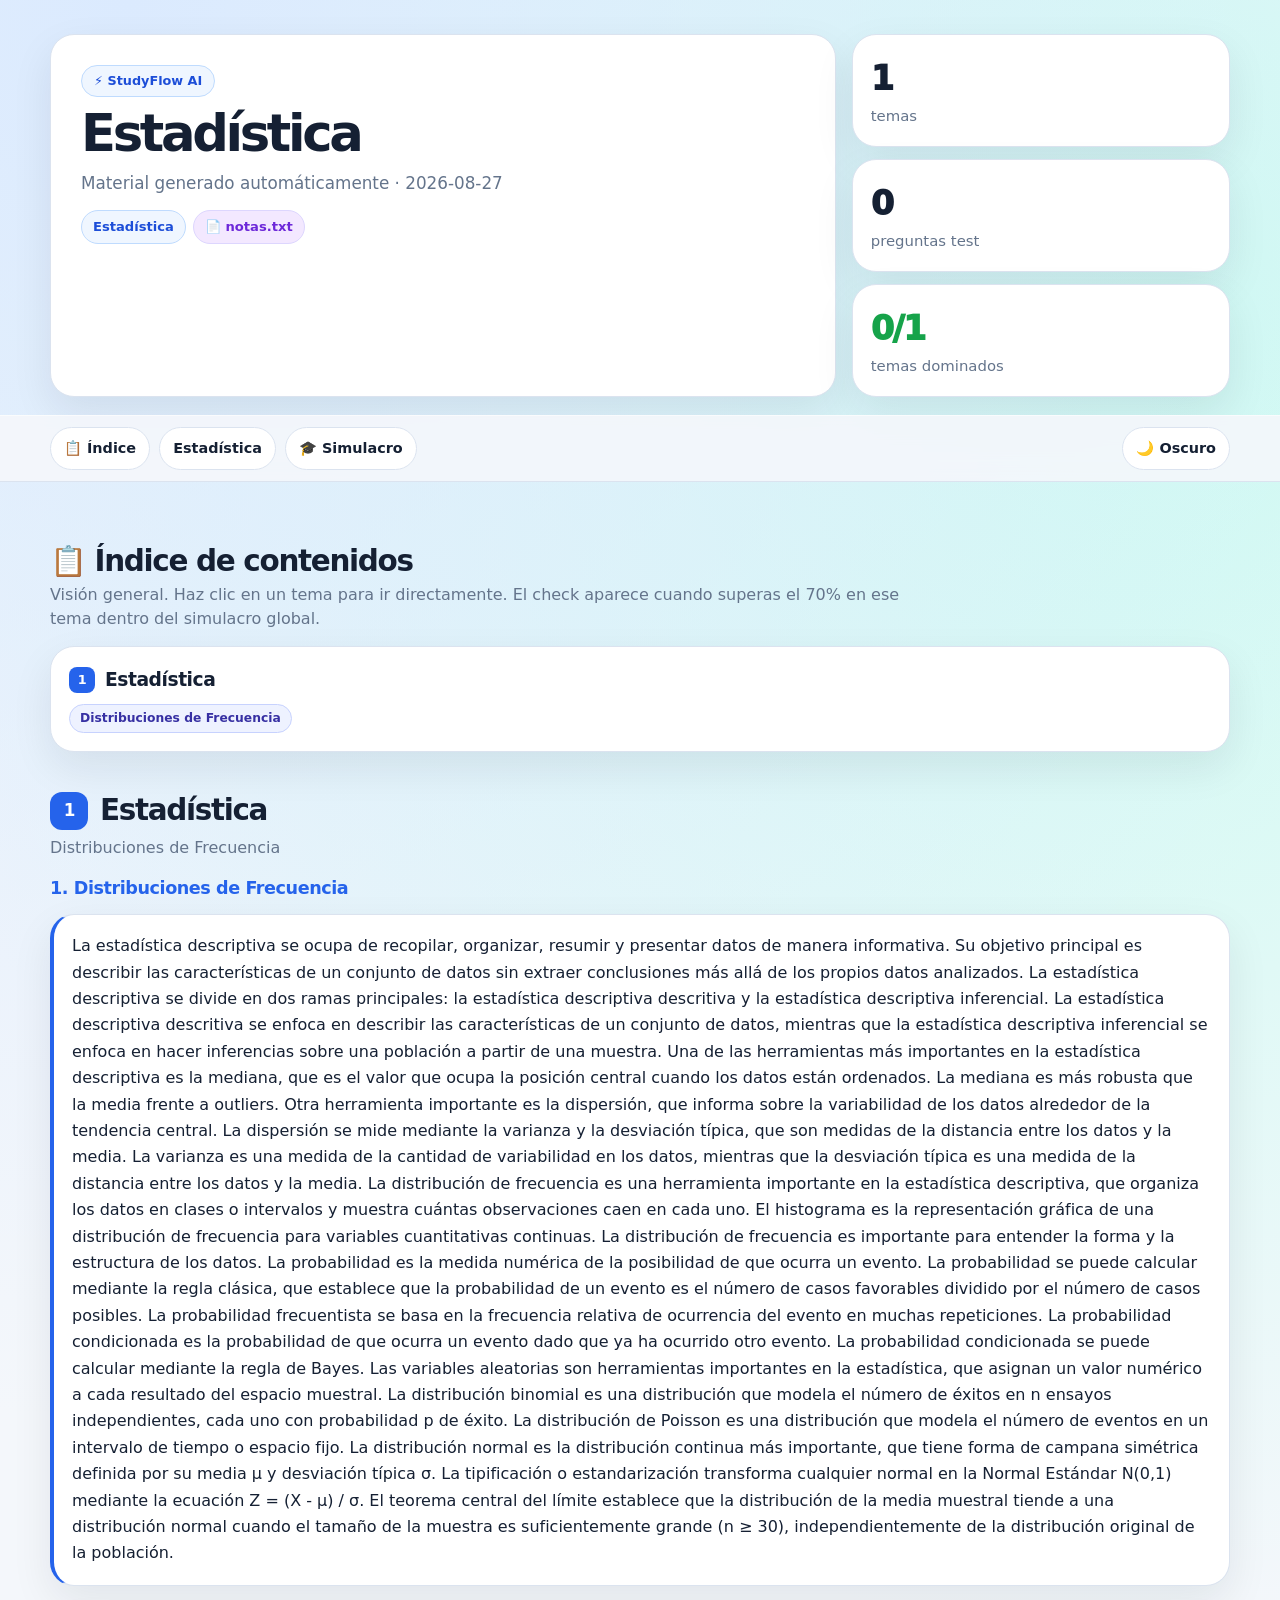
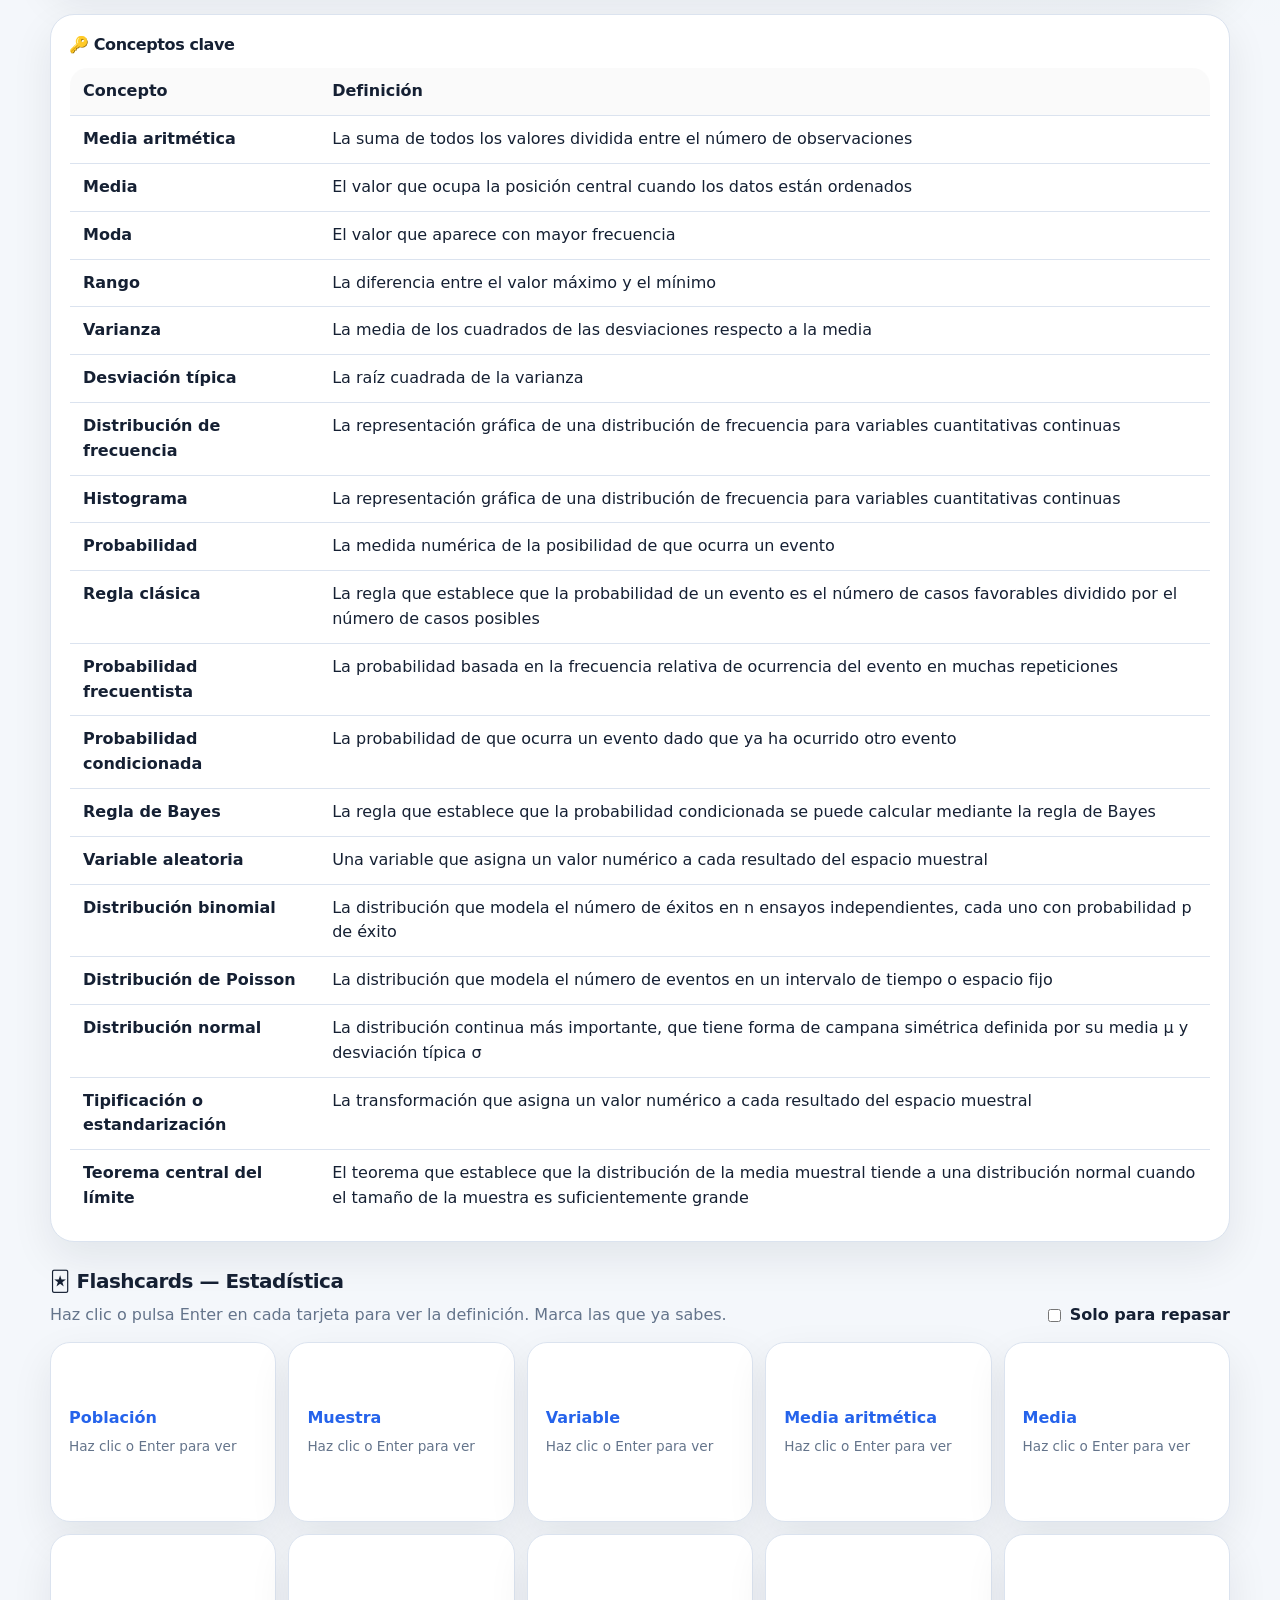
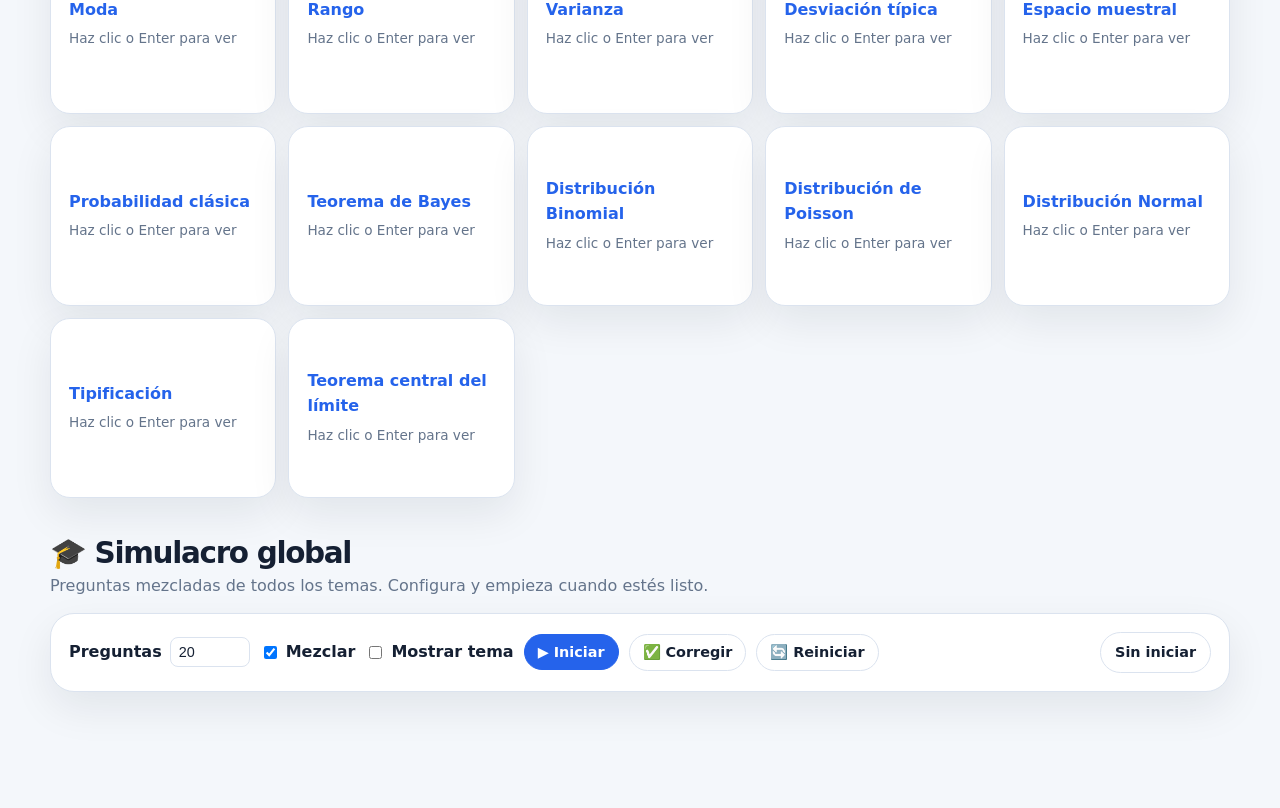
<file: src/studyflow/mlruns/1/90b1e1d50a764185bbe042811ce0128d/artifacts/index.html>
<!DOCTYPE html>
<html lang="es">
<head>
<meta charset="UTF-8"/>
<meta name="viewport" content="width=device-width, initial-scale=1.0"/>
<title>Estadística — StudyFlow AI</title>
<style>
:root{
  --bg:#f4f7fb;--card:#fff;--text:#152033;--muted:#64748b;--border:#dbe3ef;
  --primary:#2563eb;--primary-dark:#1e40af;--ok:#16a34a;--ok-bg:#dcfce7;
  --bad:#dc2626;--bad-bg:#fee2e2;--warn:#d97706;--warn-bg:#fef3c7;
  --purple:#7c3aed;--purple-bg:#f3e8ff;--cyan-bg:#ecfeff;--cyan:#0e7490;
  --shadow:0 16px 42px rgba(15,23,42,.08);--radius:24px;
}
html[data-theme="dark"]{
  --bg:#0f1420;--card:#1a2233;--text:#e6ebf5;--muted:#93a0bd;--border:#2c3650;
  --primary:#5b8def;--primary-dark:#7ea6f5;--ok:#22c55e;--ok-bg:#14301f;
  --bad:#f87171;--bad-bg:#3a1717;--warn:#fbbf24;--warn-bg:#3a2c0d;
  --purple:#a78bfa;--purple-bg:#2a2044;--cyan-bg:#0d2b30;--cyan:#5eead4;
  --shadow:0 16px 42px rgba(0,0,0,.45);
}
*{box-sizing:border-box}html{scroll-behavior:smooth}
.skip-link{position:absolute;left:-999px;top:0;background:var(--primary);color:#fff;
  padding:10px 16px;border-radius:0 0 10px 0;z-index:999;font-weight:800}
.skip-link:focus{left:0}
body{
  margin:0;
  font-family:Inter,system-ui,-apple-system,BlinkMacSystemFont,"Segoe UI",sans-serif;
  color:var(--text);
  background:radial-gradient(circle at 10% 0%,#dbeafe 0%,rgba(219,234,254,0) 34%),
             radial-gradient(circle at 90% 8%,#ccfbf1 0%,rgba(204,251,241,0) 34%),
             var(--bg);
  line-height:1.55;
  transition:background-color .2s ease,color .2s ease
}
html[data-theme="dark"] body{
  background:radial-gradient(circle at 10% 0%,#1b2a4a 0%,rgba(27,42,74,0) 34%),
             radial-gradient(circle at 90% 8%,#0d3b3a 0%,rgba(13,59,58,0) 34%),
             var(--bg)
}
header,main,.nav-inner{max-width:1220px;margin:0 auto}
header{padding:34px 20px 18px}
.hero{display:grid;grid-template-columns:1.35fr .65fr;gap:16px}
.hero-card,.stat-card,.panel,.card,.quiz-card,.module{
  background:var(--card);border:1px solid var(--border);
  border-radius:var(--radius);box-shadow:var(--shadow)
}
.hero-card{padding:30px}
.sf-badge{display:inline-block;background:#eff6ff;color:#1d4ed8;border:1px solid #bfdbfe;
  border-radius:999px;padding:5px 12px;font-size:.8rem;font-weight:800;margin-bottom:12px}
html[data-theme="dark"] .sf-badge{background:#1e2a4a;color:#93b4fb;border-color:#2c3d63}
h1{font-size:clamp(2rem,4vw,4rem);line-height:.96;letter-spacing:-.065em;margin:0 0 12px}
h3,h4{letter-spacing:-.025em;margin:0 0 10px}
h4{font-size:1rem;color:var(--text)}
.subtitle{color:var(--muted);font-size:1.05rem;margin:0 0 14px}
.badges{display:flex;flex-wrap:wrap;gap:7px;margin-top:14px}
.badge{display:inline-flex;border-radius:999px;font-weight:900;align-items:center;
  padding:6px 11px;background:#eff6ff;color:#1d4ed8;border:1px solid #bfdbfe;font-size:.82rem}
html[data-theme="dark"] .badge{background:#1e2a4a;color:#93b4fb;border-color:#2c3d63}
.badge.source{background:#f3e8ff;color:#6d28d9;border-color:#ddd6fe}
html[data-theme="dark"] .badge.source{background:#241a3d;color:#c4a9f7;border-color:#382a5c}
.stat-grid{display:grid;gap:12px}
.stat-card{padding:18px}
.stat-number{font-size:2.1rem;font-weight:950;letter-spacing:-.05em}
.stat-label{color:var(--muted);font-size:.93rem}
.progress-card .stat-number{color:var(--ok)}
nav{position:sticky;top:0;z-index:50;background:rgba(244,247,251,.91);
  backdrop-filter:blur(12px);border-top:1px solid rgba(255,255,255,.55);
  border-bottom:1px solid var(--border)}
html[data-theme="dark"] nav{background:rgba(15,20,32,.88);border-top-color:rgba(255,255,255,.06)}
.nav-inner{padding:11px 20px;display:flex;gap:9px;overflow-x:auto;scrollbar-width:none}
.nav-inner::-webkit-scrollbar{display:none}
.nav-link,button{
  border:1px solid var(--border);background:var(--card);color:var(--text);border-radius:999px;
  padding:9px 13px;font-weight:850;white-space:nowrap;cursor:pointer;font-size:.9rem;
  transition:transform .12s ease,border .18s ease,background .18s ease;
  text-decoration:none;display:inline-flex;align-items:center;font-family:inherit
}
.nav-link:hover,button:hover{transform:translateY(-1px);border-color:#93c5fd;background:#f8fbff}
html[data-theme="dark"] .nav-link:hover,html[data-theme="dark"] button:hover{background:#22304d;border-color:#3d5a80}
button.primary{background:var(--primary);color:#fff;border-color:var(--primary)}
button.primary:hover{background:var(--primary-dark)}
.toggle-btn{margin-left:auto}
.toggle-btn[aria-pressed="true"]{background:var(--primary);color:#fff;border-color:var(--primary)}
:focus-visible{outline:3px solid var(--primary);outline-offset:2px}
main{padding:24px 20px 70px}
section{margin:32px 0;padding-top:8px}
.subsection{margin-top:24px}
.section-title{display:flex;justify-content:space-between;align-items:end;gap:16px;margin:0 0 14px;flex-wrap:wrap}
.section-title h2{margin:0;font-size:clamp(1.45rem,2.3vw,2.25rem);letter-spacing:-.045em;line-height:1.05}
.section-title h3{margin:0;font-size:1.25rem}
.section-title p{margin:6px 0 0;color:var(--muted);max-width:850px}
.grid2{display:grid;grid-template-columns:repeat(2,minmax(0,1fr));gap:14px}
.overview-list{display:flex;flex-direction:column;gap:14px}
.panel,.card,.quiz-card,.module{padding:18px}
.muted-note{color:var(--muted)}
.topic-num{display:inline-flex;align-items:center;justify-content:center;
  width:26px;height:26px;background:var(--primary);color:#fff;border-radius:8px;
  font-size:.8rem;font-weight:900;margin-right:10px;flex-shrink:0}
.topic-num-lg{display:inline-flex;align-items:center;justify-content:center;
  width:38px;height:38px;background:var(--primary);color:#fff;border-radius:12px;
  font-size:1.05rem;font-weight:900;margin-right:12px;flex-shrink:0;vertical-align:middle}
.topic-link{color:var(--text);text-decoration:none;display:flex;align-items:center}
.topic-link:hover{color:var(--primary)}
.topic-check{margin-left:8px;color:var(--ok);font-weight:900}
.topic-check.done::after{content:"✓ dominado"}
.pills{display:flex;flex-wrap:wrap;gap:6px;margin-top:10px}
.pill{display:inline-flex;border-radius:999px;font-weight:800;align-items:center;
  padding:4px 10px;font-size:.77rem;background:#eef2ff;color:#3730a3;border:1px solid #c7d2fe}
html[data-theme="dark"] .pill{background:#1e2144;color:#a5b4fc;border-color:#312e70}
/* Subtopics (sequential) */
.subtopic-block{display:grid;gap:22px;margin-bottom:10px}
.subtopic-item{border-top:1px solid var(--border);padding-top:18px}
.subtopic-item:first-child{border-top:none;padding-top:0}
.subtopic-item h3{font-size:1.1rem;color:var(--primary);margin-bottom:12px}
.subtopic-content{display:grid;gap:14px}
.explanation-panel{border-left:4px solid var(--primary)}
.explanation-text p{margin:0 0 10px;color:var(--text);line-height:1.65}
.explanation-text p:last-child{margin-bottom:0}
.muted-panel{border-left:4px solid var(--warn);background:var(--warn-bg)}
.muted-panel .muted-note{color:inherit;margin:0}
/* Tables */
table{width:100%;border-collapse:collapse;border:1px solid var(--border);
  border-radius:18px;overflow:hidden;background:var(--card)}
th,td{padding:11px 13px;border-bottom:1px solid var(--border);text-align:left;vertical-align:top}
th{background:rgba(0,0,0,.02);font-weight:800}
html[data-theme="dark"] th{background:rgba(255,255,255,.03)}
tr:last-child td{border-bottom:0}
/* Quiz */
.quiz-grid{display:grid;grid-template-columns:repeat(auto-fill,minmax(340px,1fr));gap:12px}
.quiz-card{padding:18px}
.quiz-card h3{margin:0 0 12px;font-size:.97rem;line-height:1.4;letter-spacing:-.01em}
.opciones{display:grid;gap:7px}
.quiz-option{border:1px solid var(--border);border-radius:12px;padding:10px 13px;
  background:var(--card);cursor:pointer;font-size:.9rem;transition:all .15s ease;font-weight:600;
  text-align:left;width:100%;color:var(--text)}
.quiz-option:hover{background:#f0f7ff;border-color:#93c5fd}
html[data-theme="dark"] .quiz-option:hover{background:#1c2b4a}
.quiz-option.correct{background:var(--ok-bg);border-color:#22c55e;color:#14532d}
html[data-theme="dark"] .quiz-option.correct{color:#86efac}
.quiz-option.wrong{background:var(--bad-bg);border-color:#ef4444;color:#7f1d1d}
html[data-theme="dark"] .quiz-option.wrong{color:#fca5a5}
.quiz-option:disabled{cursor:default}
.quiz-note{margin-top:10px;font-size:.88rem;font-weight:700;border-radius:12px;
  padding:10px 12px;display:none}
.quiz-note.show{display:block}
.quiz-note.ok{background:var(--ok-bg);color:#14532d;border:1px solid #86efac}
.quiz-note.bad{background:var(--bad-bg);color:#7f1d1d;border:1px solid #fecaca}
html[data-theme="dark"] .quiz-note.ok{color:#86efac}
html[data-theme="dark"] .quiz-note.bad{color:#fca5a5}
.retry-btn{margin-top:10px;font-size:.8rem;padding:6px 12px;display:none}
/* Flashcards */
.flashcards{display:grid;grid-template-columns:repeat(auto-fill,minmax(220px,1fr));gap:12px}
.flip{perspective:1000px;min-height:180px;cursor:pointer}
.flip-inner{position:relative;width:100%;min-height:180px;transform-style:preserve-3d;
  transition:transform .45s ease}
.flip.flipped .flip-inner{transform:rotateY(180deg)}
.flip-front,.flip-back{position:absolute;inset:0;border-radius:20px;border:1px solid var(--border);
  background:var(--card);padding:18px;backface-visibility:hidden;box-shadow:var(--shadow);
  display:flex;flex-direction:column;justify-content:center}
.flip-back{transform:rotateY(180deg);background:var(--ok-bg);border-color:#86efac}
.flip-front strong{font-size:1rem;color:var(--primary);display:block;margin-bottom:6px}
.flip-front p{color:var(--muted);font-size:.85rem;margin:0}
.flip-back p{color:#14532d;margin:0 0 10px;font-size:.92rem;line-height:1.5}
html[data-theme="dark"] .flip-back p{color:#bbf7d0}
.flip-actions{display:flex;gap:6px}
.know-btn{font-size:.72rem;padding:5px 9px;border-radius:8px}
.know-btn[data-state="know"].active{background:var(--ok);color:#fff;border-color:var(--ok)}
.know-btn[data-state="review"].active{background:var(--warn);color:#fff;border-color:var(--warn)}
.flip.card-known{opacity:.55}
.flip.card-review .flip-front{border-color:var(--warn);border-width:2px}
.flip.filtered-out{display:none}
/* Exam */
.exam-toolbar{display:flex;flex-wrap:wrap;gap:10px;align-items:center}
.exam-control{display:flex;align-items:center;gap:8px;font-weight:700}
.exam-control input{border:1px solid var(--border);border-radius:8px;padding:6px 8px;font-size:.9rem;
  background:var(--card);color:var(--text)}
.toggle-label{display:flex;align-items:center;gap:6px;font-weight:700;cursor:pointer}
.score{margin-left:auto;background:var(--card);border:1px solid var(--border);
  border-radius:999px;padding:8px 14px;font-weight:900;font-size:.9rem}
.result{border-radius:16px;padding:14px}
.result.good{background:var(--ok-bg);color:#14532d;border:1px solid #86efac}
.result.bad{background:var(--bad-bg);color:#7f1d1d;border:1px solid #fecaca}
.result.warn{background:var(--warn-bg);color:#78350f;border:1px solid #fcd34d}
html[data-theme="dark"] .result.good{color:#86efac}
html[data-theme="dark"] .result.bad{color:#fca5a5}
html[data-theme="dark"] .result.warn{color:#fbbf24}
@media(max-width:900px){
  .hero,.grid2,.overview-list{grid-template-columns:1fr}
  .score{margin-left:0;width:100%;text-align:center}
  .section-title{display:block}
}
@media print{
  nav,.exam-toolbar,.toggle-btn,.retry-btn,.flip-actions,.skip-link{display:none !important}
  body{background:white;color:#000}
  .subtopic-item{page-break-inside:avoid;margin-bottom:16px}
  .panel,.quiz-card,.module,table,.flip{page-break-inside:avoid}
  .flip{perspective:none;min-height:auto}
  .flip-inner{position:static;transform:none !important;display:block}
  .flip-front,.flip-back{position:static;transform:none !important;box-shadow:none;
    border-radius:8px;margin-bottom:6px}
  .flip-back{background:#f0fdf4}
  .quiz-option{border:1px solid #ccc}
}
</style>
</head>
<body>

<a class="skip-link" href="#main-content">Saltar al contenido</a>

<header>
  <div class="hero">
    <div class="hero-card">
      <div class="sf-badge">⚡ StudyFlow AI</div>
      <h1>Estadística</h1>
      <p class="subtitle">Material generado automáticamente · 2026-08-27</p>
      <div class="badges">
        <span class="badge">Estadística</span>
        <span class="badge source">📄 notas.txt</span>
      </div>
    </div>
    <div class="stat-grid">
      <div class="stat-card">
        <div class="stat-number">1</div>
        <div class="stat-label">temas</div>
      </div>
      <div class="stat-card">
        <div class="stat-number">0</div>
        <div class="stat-label">preguntas test</div>
      </div>
      <div class="stat-card progress-card">
        <div class="stat-number" id="progressCount">0/1</div>
        <div class="stat-label">temas dominados</div>
      </div>
    </div>
  </div>
</header>

<nav>
  <div class="nav-inner">
    <a class="nav-link" href="#overview">📋 Índice</a>
    <a class="nav-link" href="#estad_stica">Estadística</a>
    <a class="nav-link" href="#exam">🎓 Simulacro</a>
    <button class="nav-link toggle-btn" id="darkModeBtn" type="button"
      aria-pressed="false" title="Alternar modo oscuro">🌙 Oscuro</button>
  </div>
</nav>

<main id="main-content">
  <section id="overview">
  <div class="section-title">
    <div><h2>📋 Índice de contenidos</h2>
    <p>Visión general. Haz clic en un tema para ir directamente. El check aparece cuando superas el 70% en ese tema dentro del simulacro global.</p></div>
  </div>
  <!-- Cambiado grid3 por overview-list para forzar filas en lugar de columnas -->
  <div class="overview-list"><div class="module" id="overview-estad_stica" data-topic-id="estad_stica">
          <h3><a href="#estad_stica" class="topic-link">
            <span class="topic-num">1</span>Estadística
            <span class="topic-check" aria-hidden="true"></span>
          </a></h3>
          <div class="pills">
            <span class="pill">Distribuciones de Frecuencia</span>
          </div>
        </div></div>
</section>
  <section id="estad_stica">
  <div class="section-title">
    <div>
      <h2><span class="topic-num-lg">1</span>Estadística</h2>
      <p>Distribuciones de Frecuencia</p>
    </div>
  </div>

  <div class="subtopic-block"><div class="subtopic-item" id="estad_stica__distribuciones_de_frecuencia"><h3>1. Distribuciones de Frecuencia</h3><div class="subtopic-content">
  <div class="panel explanation-panel">
    <div class="explanation-text"><p>La estadística descriptiva se ocupa de recopilar, organizar, resumir y presentar datos de manera informativa. Su objetivo principal es describir las características de un conjunto de datos sin extraer conclusiones más allá de los propios datos analizados. La estadística descriptiva se divide en dos ramas principales: la estadística descriptiva descritiva y la estadística descriptiva inferencial. La estadística descriptiva descritiva se enfoca en describir las características de un conjunto de datos, mientras que la estadística descriptiva inferencial se enfoca en hacer inferencias sobre una población a partir de una muestra. Una de las herramientas más importantes en la estadística descriptiva es la mediana, que es el valor que ocupa la posición central cuando los datos están ordenados. La mediana es más robusta que la media frente a outliers. Otra herramienta importante es la dispersión, que informa sobre la variabilidad de los datos alrededor de la tendencia central. La dispersión se mide mediante la varianza y la desviación típica, que son medidas de la distancia entre los datos y la media. La varianza es una medida de la cantidad de variabilidad en los datos, mientras que la desviación típica es una medida de la distancia entre los datos y la media. La distribución de frecuencia es una herramienta importante en la estadística descriptiva, que organiza los datos en clases o intervalos y muestra cuántas observaciones caen en cada uno. El histograma es la representación gráfica de una distribución de frecuencia para variables cuantitativas continuas. La distribución de frecuencia es importante para entender la forma y la estructura de los datos. La probabilidad es la medida numérica de la posibilidad de que ocurra un evento. La probabilidad se puede calcular mediante la regla clásica, que establece que la probabilidad de un evento es el número de casos favorables dividido por el número de casos posibles. La probabilidad frecuentista se basa en la frecuencia relativa de ocurrencia del evento en muchas repeticiones. La probabilidad condicionada es la probabilidad de que ocurra un evento dado que ya ha ocurrido otro evento. La probabilidad condicionada se puede calcular mediante la regla de Bayes. Las variables aleatorias son herramientas importantes en la estadística, que asignan un valor numérico a cada resultado del espacio muestral. La distribución binomial es una distribución que modela el número de éxitos en n ensayos independientes, cada uno con probabilidad p de éxito. La distribución de Poisson es una distribución que modela el número de eventos en un intervalo de tiempo o espacio fijo. La distribución normal es la distribución continua más importante, que tiene forma de campana simétrica definida por su media μ y desviación típica σ. La tipificación o estandarización transforma cualquier normal en la Normal Estándar N(0,1) mediante la ecuación Z = (X - μ) / σ. El teorema central del límite establece que la distribución de la media muestral tiende a una distribución normal cuando el tamaño de la muestra es suficientemente grande (n ≥ 30), independientemente de la distribución original de la población.</p></div>
  </div>
  <div class="panel" style="margin-top:14px">
      <h4>🔑 Conceptos clave</h4>
      <table>
        <tr><th scope="col">Concepto</th><th scope="col">Definición</th></tr>
        <tr><td><strong>Media aritmética</strong></td><td>La suma de todos los valores dividida entre el número de observaciones</td></tr><tr><td><strong>Media</strong></td><td>El valor que ocupa la posición central cuando los datos están ordenados</td></tr><tr><td><strong>Moda</strong></td><td>El valor que aparece con mayor frecuencia</td></tr><tr><td><strong>Rango</strong></td><td>La diferencia entre el valor máximo y el mínimo</td></tr><tr><td><strong>Varianza</strong></td><td>La media de los cuadrados de las desviaciones respecto a la media</td></tr><tr><td><strong>Desviación típica</strong></td><td>La raíz cuadrada de la varianza</td></tr><tr><td><strong>Distribución de frecuencia</strong></td><td>La representación gráfica de una distribución de frecuencia para variables cuantitativas continuas</td></tr><tr><td><strong>Histograma</strong></td><td>La representación gráfica de una distribución de frecuencia para variables cuantitativas continuas</td></tr><tr><td><strong>Probabilidad</strong></td><td>La medida numérica de la posibilidad de que ocurra un evento</td></tr><tr><td><strong>Regla clásica</strong></td><td>La regla que establece que la probabilidad de un evento es el número de casos favorables dividido por el número de casos posibles</td></tr><tr><td><strong>Probabilidad frecuentista</strong></td><td>La probabilidad basada en la frecuencia relativa de ocurrencia del evento en muchas repeticiones</td></tr><tr><td><strong>Probabilidad condicionada</strong></td><td>La probabilidad de que ocurra un evento dado que ya ha ocurrido otro evento</td></tr><tr><td><strong>Regla de Bayes</strong></td><td>La regla que establece que la probabilidad condicionada se puede calcular mediante la regla de Bayes</td></tr><tr><td><strong>Variable aleatoria</strong></td><td>Una variable que asigna un valor numérico a cada resultado del espacio muestral</td></tr><tr><td><strong>Distribución binomial</strong></td><td>La distribución que modela el número de éxitos en n ensayos independientes, cada uno con probabilidad p de éxito</td></tr><tr><td><strong>Distribución de Poisson</strong></td><td>La distribución que modela el número de eventos en un intervalo de tiempo o espacio fijo</td></tr><tr><td><strong>Distribución normal</strong></td><td>La distribución continua más importante, que tiene forma de campana simétrica definida por su media μ y desviación típica σ</td></tr><tr><td><strong>Tipificación o estandarización</strong></td><td>La transformación que asigna un valor numérico a cada resultado del espacio muestral</td></tr><tr><td><strong>Teorema central del límite</strong></td><td>El teorema que establece que la distribución de la media muestral tiende a una distribución normal cuando el tamaño de la muestra es suficientemente grande</td></tr>
      </table>
    </div>
</div></div></div>

  <div class="subsection">
    <div class="section-title"><div>
      <h3>🃏 Flashcards — Estadística</h3>
      <p>Haz clic o pulsa Enter en cada tarjeta para ver la definición. Marca las que ya sabes.</p>
    </div>
    <label class="toggle-label">
      <input type="checkbox" class="review-filter" data-topic="estad_stica"> Solo para repasar
    </label>
    </div>
    <div class="flashcards" data-topic="estad_stica"><div class="flip" id="flip-estad_stica__fc0" data-fcid="estad_stica__fc0" data-topic="estad_stica"
          role="button" tabindex="0" aria-pressed="false"
          aria-label="Flashcard: Población. Pulsa Enter para ver la respuesta."
          onclick="flipCard('estad_stica__fc0')" onkeydown="if(event.key==='Enter'||event.key===' '){event.preventDefault();flipCard('estad_stica__fc0');}">
          <div class="flip-inner">
            <div class="flip-front">
              <strong>Población</strong>
              <p>Haz clic o Enter para ver</p>
            </div>
            <div class="flip-back">
              <p>El conjunto completo de elementos sobre los que queremos obtener información</p>
              <div class="flip-actions" onclick="event.stopPropagation()">
                <button type="button" class="know-btn" data-fcid="estad_stica__fc0" data-state="know" onclick="markCard(event,'estad_stica__fc0','know')">✓ Lo sé</button>
                <button type="button" class="know-btn" data-fcid="estad_stica__fc0" data-state="review" onclick="markCard(event,'estad_stica__fc0','review')">↻ Repasar</button>
              </div>
            </div>
          </div>
        </div><div class="flip" id="flip-estad_stica__fc1" data-fcid="estad_stica__fc1" data-topic="estad_stica"
          role="button" tabindex="0" aria-pressed="false"
          aria-label="Flashcard: Muestra. Pulsa Enter para ver la respuesta."
          onclick="flipCard('estad_stica__fc1')" onkeydown="if(event.key==='Enter'||event.key===' '){event.preventDefault();flipCard('estad_stica__fc1');}">
          <div class="flip-inner">
            <div class="flip-front">
              <strong>Muestra</strong>
              <p>Haz clic o Enter para ver</p>
            </div>
            <div class="flip-back">
              <p>Un subconjunto representativo de la población, seleccionado para su análisis</p>
              <div class="flip-actions" onclick="event.stopPropagation()">
                <button type="button" class="know-btn" data-fcid="estad_stica__fc1" data-state="know" onclick="markCard(event,'estad_stica__fc1','know')">✓ Lo sé</button>
                <button type="button" class="know-btn" data-fcid="estad_stica__fc1" data-state="review" onclick="markCard(event,'estad_stica__fc1','review')">↻ Repasar</button>
              </div>
            </div>
          </div>
        </div><div class="flip" id="flip-estad_stica__fc2" data-fcid="estad_stica__fc2" data-topic="estad_stica"
          role="button" tabindex="0" aria-pressed="false"
          aria-label="Flashcard: Variable. Pulsa Enter para ver la respuesta."
          onclick="flipCard('estad_stica__fc2')" onkeydown="if(event.key==='Enter'||event.key===' '){event.preventDefault();flipCard('estad_stica__fc2');}">
          <div class="flip-inner">
            <div class="flip-front">
              <strong>Variable</strong>
              <p>Haz clic o Enter para ver</p>
            </div>
            <div class="flip-back">
              <p>Cualquier característica medible de los elementos de la población</p>
              <div class="flip-actions" onclick="event.stopPropagation()">
                <button type="button" class="know-btn" data-fcid="estad_stica__fc2" data-state="know" onclick="markCard(event,'estad_stica__fc2','know')">✓ Lo sé</button>
                <button type="button" class="know-btn" data-fcid="estad_stica__fc2" data-state="review" onclick="markCard(event,'estad_stica__fc2','review')">↻ Repasar</button>
              </div>
            </div>
          </div>
        </div><div class="flip" id="flip-estad_stica__fc3" data-fcid="estad_stica__fc3" data-topic="estad_stica"
          role="button" tabindex="0" aria-pressed="false"
          aria-label="Flashcard: Media aritmética. Pulsa Enter para ver la respuesta."
          onclick="flipCard('estad_stica__fc3')" onkeydown="if(event.key==='Enter'||event.key===' '){event.preventDefault();flipCard('estad_stica__fc3');}">
          <div class="flip-inner">
            <div class="flip-front">
              <strong>Media aritmética</strong>
              <p>Haz clic o Enter para ver</p>
            </div>
            <div class="flip-back">
              <p>La suma de todos los valores dividida entre el número de observaciones</p>
              <div class="flip-actions" onclick="event.stopPropagation()">
                <button type="button" class="know-btn" data-fcid="estad_stica__fc3" data-state="know" onclick="markCard(event,'estad_stica__fc3','know')">✓ Lo sé</button>
                <button type="button" class="know-btn" data-fcid="estad_stica__fc3" data-state="review" onclick="markCard(event,'estad_stica__fc3','review')">↻ Repasar</button>
              </div>
            </div>
          </div>
        </div><div class="flip" id="flip-estad_stica__fc4" data-fcid="estad_stica__fc4" data-topic="estad_stica"
          role="button" tabindex="0" aria-pressed="false"
          aria-label="Flashcard: Media. Pulsa Enter para ver la respuesta."
          onclick="flipCard('estad_stica__fc4')" onkeydown="if(event.key==='Enter'||event.key===' '){event.preventDefault();flipCard('estad_stica__fc4');}">
          <div class="flip-inner">
            <div class="flip-front">
              <strong>Media</strong>
              <p>Haz clic o Enter para ver</p>
            </div>
            <div class="flip-back">
              <p>El valor que ocupa la posición central cuando los datos están ordenados</p>
              <div class="flip-actions" onclick="event.stopPropagation()">
                <button type="button" class="know-btn" data-fcid="estad_stica__fc4" data-state="know" onclick="markCard(event,'estad_stica__fc4','know')">✓ Lo sé</button>
                <button type="button" class="know-btn" data-fcid="estad_stica__fc4" data-state="review" onclick="markCard(event,'estad_stica__fc4','review')">↻ Repasar</button>
              </div>
            </div>
          </div>
        </div><div class="flip" id="flip-estad_stica__fc5" data-fcid="estad_stica__fc5" data-topic="estad_stica"
          role="button" tabindex="0" aria-pressed="false"
          aria-label="Flashcard: Moda. Pulsa Enter para ver la respuesta."
          onclick="flipCard('estad_stica__fc5')" onkeydown="if(event.key==='Enter'||event.key===' '){event.preventDefault();flipCard('estad_stica__fc5');}">
          <div class="flip-inner">
            <div class="flip-front">
              <strong>Moda</strong>
              <p>Haz clic o Enter para ver</p>
            </div>
            <div class="flip-back">
              <p>El valor que aparece con mayor frecuencia</p>
              <div class="flip-actions" onclick="event.stopPropagation()">
                <button type="button" class="know-btn" data-fcid="estad_stica__fc5" data-state="know" onclick="markCard(event,'estad_stica__fc5','know')">✓ Lo sé</button>
                <button type="button" class="know-btn" data-fcid="estad_stica__fc5" data-state="review" onclick="markCard(event,'estad_stica__fc5','review')">↻ Repasar</button>
              </div>
            </div>
          </div>
        </div><div class="flip" id="flip-estad_stica__fc6" data-fcid="estad_stica__fc6" data-topic="estad_stica"
          role="button" tabindex="0" aria-pressed="false"
          aria-label="Flashcard: Rango. Pulsa Enter para ver la respuesta."
          onclick="flipCard('estad_stica__fc6')" onkeydown="if(event.key==='Enter'||event.key===' '){event.preventDefault();flipCard('estad_stica__fc6');}">
          <div class="flip-inner">
            <div class="flip-front">
              <strong>Rango</strong>
              <p>Haz clic o Enter para ver</p>
            </div>
            <div class="flip-back">
              <p>La diferencia entre el valor máximo y el mínimo</p>
              <div class="flip-actions" onclick="event.stopPropagation()">
                <button type="button" class="know-btn" data-fcid="estad_stica__fc6" data-state="know" onclick="markCard(event,'estad_stica__fc6','know')">✓ Lo sé</button>
                <button type="button" class="know-btn" data-fcid="estad_stica__fc6" data-state="review" onclick="markCard(event,'estad_stica__fc6','review')">↻ Repasar</button>
              </div>
            </div>
          </div>
        </div><div class="flip" id="flip-estad_stica__fc7" data-fcid="estad_stica__fc7" data-topic="estad_stica"
          role="button" tabindex="0" aria-pressed="false"
          aria-label="Flashcard: Varianza. Pulsa Enter para ver la respuesta."
          onclick="flipCard('estad_stica__fc7')" onkeydown="if(event.key==='Enter'||event.key===' '){event.preventDefault();flipCard('estad_stica__fc7');}">
          <div class="flip-inner">
            <div class="flip-front">
              <strong>Varianza</strong>
              <p>Haz clic o Enter para ver</p>
            </div>
            <div class="flip-back">
              <p>La media de los cuadrados de las desviaciones respecto a la media</p>
              <div class="flip-actions" onclick="event.stopPropagation()">
                <button type="button" class="know-btn" data-fcid="estad_stica__fc7" data-state="know" onclick="markCard(event,'estad_stica__fc7','know')">✓ Lo sé</button>
                <button type="button" class="know-btn" data-fcid="estad_stica__fc7" data-state="review" onclick="markCard(event,'estad_stica__fc7','review')">↻ Repasar</button>
              </div>
            </div>
          </div>
        </div><div class="flip" id="flip-estad_stica__fc8" data-fcid="estad_stica__fc8" data-topic="estad_stica"
          role="button" tabindex="0" aria-pressed="false"
          aria-label="Flashcard: Desviación típica. Pulsa Enter para ver la respuesta."
          onclick="flipCard('estad_stica__fc8')" onkeydown="if(event.key==='Enter'||event.key===' '){event.preventDefault();flipCard('estad_stica__fc8');}">
          <div class="flip-inner">
            <div class="flip-front">
              <strong>Desviación típica</strong>
              <p>Haz clic o Enter para ver</p>
            </div>
            <div class="flip-back">
              <p>La raíz cuadrada de la varianza</p>
              <div class="flip-actions" onclick="event.stopPropagation()">
                <button type="button" class="know-btn" data-fcid="estad_stica__fc8" data-state="know" onclick="markCard(event,'estad_stica__fc8','know')">✓ Lo sé</button>
                <button type="button" class="know-btn" data-fcid="estad_stica__fc8" data-state="review" onclick="markCard(event,'estad_stica__fc8','review')">↻ Repasar</button>
              </div>
            </div>
          </div>
        </div><div class="flip" id="flip-estad_stica__fc9" data-fcid="estad_stica__fc9" data-topic="estad_stica"
          role="button" tabindex="0" aria-pressed="false"
          aria-label="Flashcard: Espacio muestral. Pulsa Enter para ver la respuesta."
          onclick="flipCard('estad_stica__fc9')" onkeydown="if(event.key==='Enter'||event.key===' '){event.preventDefault();flipCard('estad_stica__fc9');}">
          <div class="flip-inner">
            <div class="flip-front">
              <strong>Espacio muestral</strong>
              <p>Haz clic o Enter para ver</p>
            </div>
            <div class="flip-back">
              <p>El conjunto de todos los resultados posibles de un experimento aleatorio</p>
              <div class="flip-actions" onclick="event.stopPropagation()">
                <button type="button" class="know-btn" data-fcid="estad_stica__fc9" data-state="know" onclick="markCard(event,'estad_stica__fc9','know')">✓ Lo sé</button>
                <button type="button" class="know-btn" data-fcid="estad_stica__fc9" data-state="review" onclick="markCard(event,'estad_stica__fc9','review')">↻ Repasar</button>
              </div>
            </div>
          </div>
        </div><div class="flip" id="flip-estad_stica__fc10" data-fcid="estad_stica__fc10" data-topic="estad_stica"
          role="button" tabindex="0" aria-pressed="false"
          aria-label="Flashcard: Probabilidad clásica. Pulsa Enter para ver la respuesta."
          onclick="flipCard('estad_stica__fc10')" onkeydown="if(event.key==='Enter'||event.key===' '){event.preventDefault();flipCard('estad_stica__fc10');}">
          <div class="flip-inner">
            <div class="flip-front">
              <strong>Probabilidad clásica</strong>
              <p>Haz clic o Enter para ver</p>
            </div>
            <div class="flip-back">
              <p>La probabilidad de que ocurra un evento, basada en la frecuencia relativa de ocurrencia</p>
              <div class="flip-actions" onclick="event.stopPropagation()">
                <button type="button" class="know-btn" data-fcid="estad_stica__fc10" data-state="know" onclick="markCard(event,'estad_stica__fc10','know')">✓ Lo sé</button>
                <button type="button" class="know-btn" data-fcid="estad_stica__fc10" data-state="review" onclick="markCard(event,'estad_stica__fc10','review')">↻ Repasar</button>
              </div>
            </div>
          </div>
        </div><div class="flip" id="flip-estad_stica__fc11" data-fcid="estad_stica__fc11" data-topic="estad_stica"
          role="button" tabindex="0" aria-pressed="false"
          aria-label="Flashcard: Teorema de Bayes. Pulsa Enter para ver la respuesta."
          onclick="flipCard('estad_stica__fc11')" onkeydown="if(event.key==='Enter'||event.key===' '){event.preventDefault();flipCard('estad_stica__fc11');}">
          <div class="flip-inner">
            <div class="flip-front">
              <strong>Teorema de Bayes</strong>
              <p>Haz clic o Enter para ver</p>
            </div>
            <div class="flip-back">
              <p>Permite actualizar la probabilidad de un evento a la luz de nueva evidencia</p>
              <div class="flip-actions" onclick="event.stopPropagation()">
                <button type="button" class="know-btn" data-fcid="estad_stica__fc11" data-state="know" onclick="markCard(event,'estad_stica__fc11','know')">✓ Lo sé</button>
                <button type="button" class="know-btn" data-fcid="estad_stica__fc11" data-state="review" onclick="markCard(event,'estad_stica__fc11','review')">↻ Repasar</button>
              </div>
            </div>
          </div>
        </div><div class="flip" id="flip-estad_stica__fc12" data-fcid="estad_stica__fc12" data-topic="estad_stica"
          role="button" tabindex="0" aria-pressed="false"
          aria-label="Flashcard: Distribución Binomial. Pulsa Enter para ver la respuesta."
          onclick="flipCard('estad_stica__fc12')" onkeydown="if(event.key==='Enter'||event.key===' '){event.preventDefault();flipCard('estad_stica__fc12');}">
          <div class="flip-inner">
            <div class="flip-front">
              <strong>Distribución Binomial</strong>
              <p>Haz clic o Enter para ver</p>
            </div>
            <div class="flip-back">
              <p>Modela el número de éxitos en n ensayos independientes, cada uno con probabilidad p de éxito</p>
              <div class="flip-actions" onclick="event.stopPropagation()">
                <button type="button" class="know-btn" data-fcid="estad_stica__fc12" data-state="know" onclick="markCard(event,'estad_stica__fc12','know')">✓ Lo sé</button>
                <button type="button" class="know-btn" data-fcid="estad_stica__fc12" data-state="review" onclick="markCard(event,'estad_stica__fc12','review')">↻ Repasar</button>
              </div>
            </div>
          </div>
        </div><div class="flip" id="flip-estad_stica__fc13" data-fcid="estad_stica__fc13" data-topic="estad_stica"
          role="button" tabindex="0" aria-pressed="false"
          aria-label="Flashcard: Distribución de Poisson. Pulsa Enter para ver la respuesta."
          onclick="flipCard('estad_stica__fc13')" onkeydown="if(event.key==='Enter'||event.key===' '){event.preventDefault();flipCard('estad_stica__fc13');}">
          <div class="flip-inner">
            <div class="flip-front">
              <strong>Distribución de Poisson</strong>
              <p>Haz clic o Enter para ver</p>
            </div>
            <div class="flip-back">
              <p>Modela el número de eventos en un intervalo de tiempo o espacio fijo</p>
              <div class="flip-actions" onclick="event.stopPropagation()">
                <button type="button" class="know-btn" data-fcid="estad_stica__fc13" data-state="know" onclick="markCard(event,'estad_stica__fc13','know')">✓ Lo sé</button>
                <button type="button" class="know-btn" data-fcid="estad_stica__fc13" data-state="review" onclick="markCard(event,'estad_stica__fc13','review')">↻ Repasar</button>
              </div>
            </div>
          </div>
        </div><div class="flip" id="flip-estad_stica__fc14" data-fcid="estad_stica__fc14" data-topic="estad_stica"
          role="button" tabindex="0" aria-pressed="false"
          aria-label="Flashcard: Distribución Normal. Pulsa Enter para ver la respuesta."
          onclick="flipCard('estad_stica__fc14')" onkeydown="if(event.key==='Enter'||event.key===' '){event.preventDefault();flipCard('estad_stica__fc14');}">
          <div class="flip-inner">
            <div class="flip-front">
              <strong>Distribución Normal</strong>
              <p>Haz clic o Enter para ver</p>
            </div>
            <div class="flip-back">
              <p>La distribución continua más importante, definida por su media y desviación típica</p>
              <div class="flip-actions" onclick="event.stopPropagation()">
                <button type="button" class="know-btn" data-fcid="estad_stica__fc14" data-state="know" onclick="markCard(event,'estad_stica__fc14','know')">✓ Lo sé</button>
                <button type="button" class="know-btn" data-fcid="estad_stica__fc14" data-state="review" onclick="markCard(event,'estad_stica__fc14','review')">↻ Repasar</button>
              </div>
            </div>
          </div>
        </div><div class="flip" id="flip-estad_stica__fc15" data-fcid="estad_stica__fc15" data-topic="estad_stica"
          role="button" tabindex="0" aria-pressed="false"
          aria-label="Flashcard: Tipificación. Pulsa Enter para ver la respuesta."
          onclick="flipCard('estad_stica__fc15')" onkeydown="if(event.key==='Enter'||event.key===' '){event.preventDefault();flipCard('estad_stica__fc15');}">
          <div class="flip-inner">
            <div class="flip-front">
              <strong>Tipificación</strong>
              <p>Haz clic o Enter para ver</p>
            </div>
            <div class="flip-back">
              <p>Transforma cualquier normal en la Normal Estándar N(0,1)</p>
              <div class="flip-actions" onclick="event.stopPropagation()">
                <button type="button" class="know-btn" data-fcid="estad_stica__fc15" data-state="know" onclick="markCard(event,'estad_stica__fc15','know')">✓ Lo sé</button>
                <button type="button" class="know-btn" data-fcid="estad_stica__fc15" data-state="review" onclick="markCard(event,'estad_stica__fc15','review')">↻ Repasar</button>
              </div>
            </div>
          </div>
        </div><div class="flip" id="flip-estad_stica__fc16" data-fcid="estad_stica__fc16" data-topic="estad_stica"
          role="button" tabindex="0" aria-pressed="false"
          aria-label="Flashcard: Teorema central del límite. Pulsa Enter para ver la respuesta."
          onclick="flipCard('estad_stica__fc16')" onkeydown="if(event.key==='Enter'||event.key===' '){event.preventDefault();flipCard('estad_stica__fc16');}">
          <div class="flip-inner">
            <div class="flip-front">
              <strong>Teorema central del límite</strong>
              <p>Haz clic o Enter para ver</p>
            </div>
            <div class="flip-back">
              <p>La distribución de la media muestral tiende a una distribución normal cuando el tamaño de la muestra es suficientemente grande</p>
              <div class="flip-actions" onclick="event.stopPropagation()">
                <button type="button" class="know-btn" data-fcid="estad_stica__fc16" data-state="know" onclick="markCard(event,'estad_stica__fc16','know')">✓ Lo sé</button>
                <button type="button" class="know-btn" data-fcid="estad_stica__fc16" data-state="review" onclick="markCard(event,'estad_stica__fc16','review')">↻ Repasar</button>
              </div>
            </div>
          </div>
        </div></div>
  </div>

</section>
  <section id="exam">
  <div class="section-title">
    <div><h2>🎓 Simulacro global</h2>
    <p>Preguntas mezcladas de todos los temas. Configura y empieza cuando estés listo.</p></div>
  </div>
  <div class="panel" style="margin-bottom:14px">
    <div class="exam-toolbar">
      <div class="exam-control">
        <label for="examCount">Preguntas</label>
        <input type="number" id="examCount" value="20" min="5" max="200" style="width:80px">
      </div>
      <label class="toggle-label"><input type="checkbox" id="examShuffle" checked> Mezclar</label>
      <label class="toggle-label"><input type="checkbox" id="examShowTopic"> Mostrar tema</label>
      <button class="primary" type="button" onclick="startExam()">▶ Iniciar</button>
      <button type="button" onclick="gradeExam()">✅ Corregir</button>
      <button type="button" onclick="resetExam()">🔄 Reiniciar</button>
      <div class="score" id="examScore" role="status">Sin iniciar</div>
    </div>
  </div>
  <div id="examGrid" class="quiz-grid"></div>
  <div id="examBreakdown" class="result" style="display:none;margin-top:14px"></div>
  <div id="examHistory" class="panel" style="margin-top:14px;display:none">
    <h4>📈 Historial de simulacros</h4>
    <table id="examHistoryTable"><tr><th scope="col">Fecha</th><th scope="col">Resultado</th><th scope="col">%</th></tr></table>
  </div>
</section>
</main>

<script>
const QUESTIONS = [];
const TOPIC_IDS = ["estad_stica"];
const NS = 'sf_estad-stica_2026-08-27';

// -- localStorage helpers ---------------------------------------------------
function lsGet(key, fallback) {
  try {
    const v = localStorage.getItem(NS + '_' + key);
    return v === null ? fallback : JSON.parse(v);
  } catch (e) { return fallback; }
}
function lsSet(key, value) {
  try { localStorage.setItem(NS + '_' + key, JSON.stringify(value)); } catch (e) { /* storage unavailable */ }
}

// -- Dark mode ----------------------------------------------------------------
function applyTheme(dark) {
  document.documentElement.setAttribute('data-theme', dark ? 'dark' : 'light');
  document.getElementById('darkModeBtn').setAttribute('aria-pressed', dark ? 'true' : 'false');
  document.getElementById('darkModeBtn').textContent = dark ? '☀️ Claro' : '🌙 Oscuro';
}
function initTheme() {
  const stored = lsGet('theme', null);
  const dark = stored !== null ? stored : window.matchMedia('(prefers-color-scheme: dark)').matches;
  applyTheme(dark);
}
document.getElementById('darkModeBtn').addEventListener('click', () => {
  const isDark = document.documentElement.getAttribute('data-theme') === 'dark';
  applyTheme(!isDark);
  lsSet('theme', !isDark);
});
initTheme();

// -- Flashcards: flip, know/review marking, filter, persistence --------------
function flipCard(fcid) {
  const el = document.getElementById('flip-' + fcid);
  const flipped = el.classList.toggle('flipped');
  el.setAttribute('aria-pressed', flipped ? 'true' : 'false');
}

function markCard(evt, fcid, state) {
  evt.stopPropagation();
  const el = document.getElementById('flip-' + fcid);
  const current = lsGet('flash_' + fcid, null);
  const next = current === state ? null : state; // click again to unmark
  lsSet('flash_' + fcid, next);
  applyCardState(el, next);
}

function applyCardState(el, state) {
  el.classList.remove('card-known', 'card-review');
  el.querySelectorAll('.know-btn').forEach(b => b.classList.remove('active'));
  if (state === 'know') {
    el.classList.add('card-known');
    el.querySelector('.know-btn[data-state="know"]').classList.add('active');
  } else if (state === 'review') {
    el.classList.add('card-review');
    el.querySelector('.know-btn[data-state="review"]').classList.add('active');
  }
}

function restoreFlashcardState() {
  document.querySelectorAll('.flip').forEach(el => {
    const state = lsGet('flash_' + el.dataset.fcid, null);
    applyCardState(el, state);
  });
}

document.querySelectorAll('.review-filter').forEach(cb => {
  cb.addEventListener('change', () => {
    const topic = cb.dataset.topic;
    const onlyReview = cb.checked;
    document.querySelectorAll(`.flashcards[data-topic="${topic}"] .flip`).forEach(el => {
      const isReview = el.classList.contains('card-review');
      const notMarkedKnow = !el.classList.contains('card-known');
      el.classList.toggle('filtered-out', onlyReview && !(isReview || notMarkedKnow && !isReview && false) && !isReview);
    });
  });
});

// -- Topic progress (overview checkmarks + header counter) --------------------
// A topic counts as "dominado" once you've scored 70%+ on it within a graded
// global exam (there's no more per-topic quiz to track individually).
const MASTERY_THRESHOLD = 70;

function topicIsDone(topicId) {
  return !!lsGet('examtopic_' + topicId, false);
}

function updateTopicProgress(topicId) {
  const done = topicIsDone(topicId);
  const marker = document.querySelector(`#overview-${topicId} .topic-check`);
  if (marker) marker.classList.toggle('done', done);
  const doneCount = TOPIC_IDS.filter(topicIsDone).length;
  const counter = document.getElementById('progressCount');
  if (counter) counter.textContent = doneCount + '/' + TOPIC_IDS.length;
}

function initProgress() {
  TOPIC_IDS.forEach(updateTopicProgress);
}

// -- Global exam ----------------------------------------------------------------
let examQ = [], examState = [];

function shuffle(arr) {
  const a = [...arr];
  for (let i = a.length - 1; i > 0; i--) {
    const j = Math.floor(Math.random() * (i + 1));
    [a[i], a[j]] = [a[j], a[i]];
  }
  return a;
}

function startExam() {
  const count = Math.min(Number(document.getElementById('examCount').value) || 20, QUESTIONS.length);
  const doShuffle = document.getElementById('examShuffle').checked;
  const showTopic = document.getElementById('examShowTopic').checked;
  const pool = doShuffle ? shuffle(QUESTIONS) : [...QUESTIONS];
  examQ = pool.slice(0, count).map(q => {
    const opts = shuffle(q.options.map((op, i) => ({text: op, idx: i})));
    return { ...q, options: opts.map(o => o.text), answer: opts.findIndex(o => o.idx === q.answer) };
  });
  examState = new Array(examQ.length).fill(null);
  document.getElementById('examGrid').innerHTML = examQ.map((q, idx) => `
    <div class="quiz-card" id="exam-card-${idx}">
      <h3>${idx + 1}. ${escapeHtml(q.q)}</h3>
      ${showTopic ? `<div style="margin-bottom:8px"><span class="pill" style="background:var(--purple-bg);color:var(--purple)">${escapeHtml(q.topicName)}</span></div>` : ''}
      <div class="opciones">
        ${q.options.map((op, i) => `
          <button type="button" class="quiz-option" onclick="answerExam(${idx},${i},this)">${String.fromCharCode(97+i)}. ${escapeHtml(op)}</button>
        `).join('')}
      </div>
      <div class="quiz-note" id="exam-note-${idx}" role="status"></div>
    </div>
  `).join('');
  updateScore();
  document.getElementById('examBreakdown').style.display = 'none';
}

function escapeHtml(s) {
  const d = document.createElement('div');
  d.textContent = s;
  return d.innerHTML;
}

function answerExam(idx, sel) {
  if (examState[idx] !== null) return;
  examState[idx] = sel;
  updateScore();
}

function gradeExam() {
  if (!examQ.length) startExam();
  const byTopic = {};
  examQ.forEach((q, idx) => {
    const card = document.getElementById('exam-card-' + idx);
    const note = document.getElementById('exam-note-' + idx);
    const sel = examState[idx];
    card.querySelectorAll('.quiz-option').forEach((op, i) => {
      op.disabled = true;
      if (i === q.answer) op.classList.add('correct');
    });
    if (sel !== null && sel !== q.answer) card.querySelectorAll('.quiz-option')[sel].classList.add('wrong');
    const ok = sel === q.answer;
    note.textContent = sel === null
      ? '⚠️ Sin responder. Correcta: ' + String.fromCharCode(97 + q.answer) + '. ' + q.why
      : (ok ? '✅ Correcto. ' : '❌ Incorrecto. Correcta: ' + String.fromCharCode(97 + q.answer) + '. ') + q.why;
    note.className = 'quiz-note show ' + (ok ? 'ok' : 'bad');
    if (!byTopic[q.topicId]) byTopic[q.topicId] = {name: q.topicName, total:0, correct:0};
    byTopic[q.topicId].total++;
    if (ok) byTopic[q.topicId].correct++;
  });
  const total = examQ.length;
  const correct = examState.reduce((acc, val, idx) => acc + (val === examQ[idx].answer ? 1 : 0), 0);
  const pct = Math.round((correct / total) * 100);
  document.getElementById('examScore').textContent = `Resultado: ${correct}/${total} · ${pct}%`;
  const rows = Object.values(byTopic).map(v => {
    const p = Math.round((v.correct/v.total)*100);
    return `<tr><td>${escapeHtml(v.name)}</td><td>${v.correct}/${v.total}</td><td>${p}%</td></tr>`;
  }).join('');
  const box = document.getElementById('examBreakdown');
  box.style.display = 'block';
  box.className = 'result ' + (pct >= 85 ? 'good' : pct >= 65 ? 'warn' : 'bad');
  box.innerHTML = `<strong>Desglose por tema:</strong><table><tr><th scope="col">Tema</th><th scope="col">Aciertos</th><th scope="col">%</th></tr>${rows}</table>`;

  // Mark each topic touched by this exam as mastered (or not) based on this attempt.
  Object.entries(byTopic).forEach(([topicId, v]) => {
    const topicPct = Math.round((v.correct / v.total) * 100);
    lsSet('examtopic_' + topicId, topicPct >= MASTERY_THRESHOLD);
    updateTopicProgress(topicId);
  });

  const history = lsGet('exam_history', []);
  history.push({ date: new Date().toLocaleString('es'), correct, total, pct });
  lsSet('exam_history', history.slice(-20));
  renderExamHistory();
}

function renderExamHistory() {
  const history = lsGet('exam_history', []);
  const panel = document.getElementById('examHistory');
  if (!history.length) { panel.style.display = 'none'; return; }
  panel.style.display = 'block';
  const rows = history.slice().reverse().map(h =>
    `<tr><td>${h.date}</td><td>${h.correct}/${h.total}</td><td>${h.pct}%</td></tr>`
  ).join('');
  document.getElementById('examHistoryTable').innerHTML =
    '<tr><th scope="col">Fecha</th><th scope="col">Resultado</th><th scope="col">%</th></tr>' + rows;
}

function resetExam() {
  document.getElementById('examGrid').innerHTML = '';
  document.getElementById('examScore').textContent = 'Sin iniciar';
  document.getElementById('examBreakdown').style.display = 'none';
  examQ = []; examState = [];
}

function updateScore() {
  if (!examQ.length) return;
  const answered = examState.filter(x => x !== null).length;
  const correct = examState.reduce((acc, val, idx) => acc + (val === examQ[idx]?.answer ? 1 : 0), 0);
  document.getElementById('examScore').textContent =
    `${correct}/${answered} correctas · ${answered}/${examQ.length} respondidas`;
}

// -- Init ------------------------------------------------------------------------
restoreFlashcardState();
renderExamHistory();
initProgress();
</script>
</body>
</html>
</file>
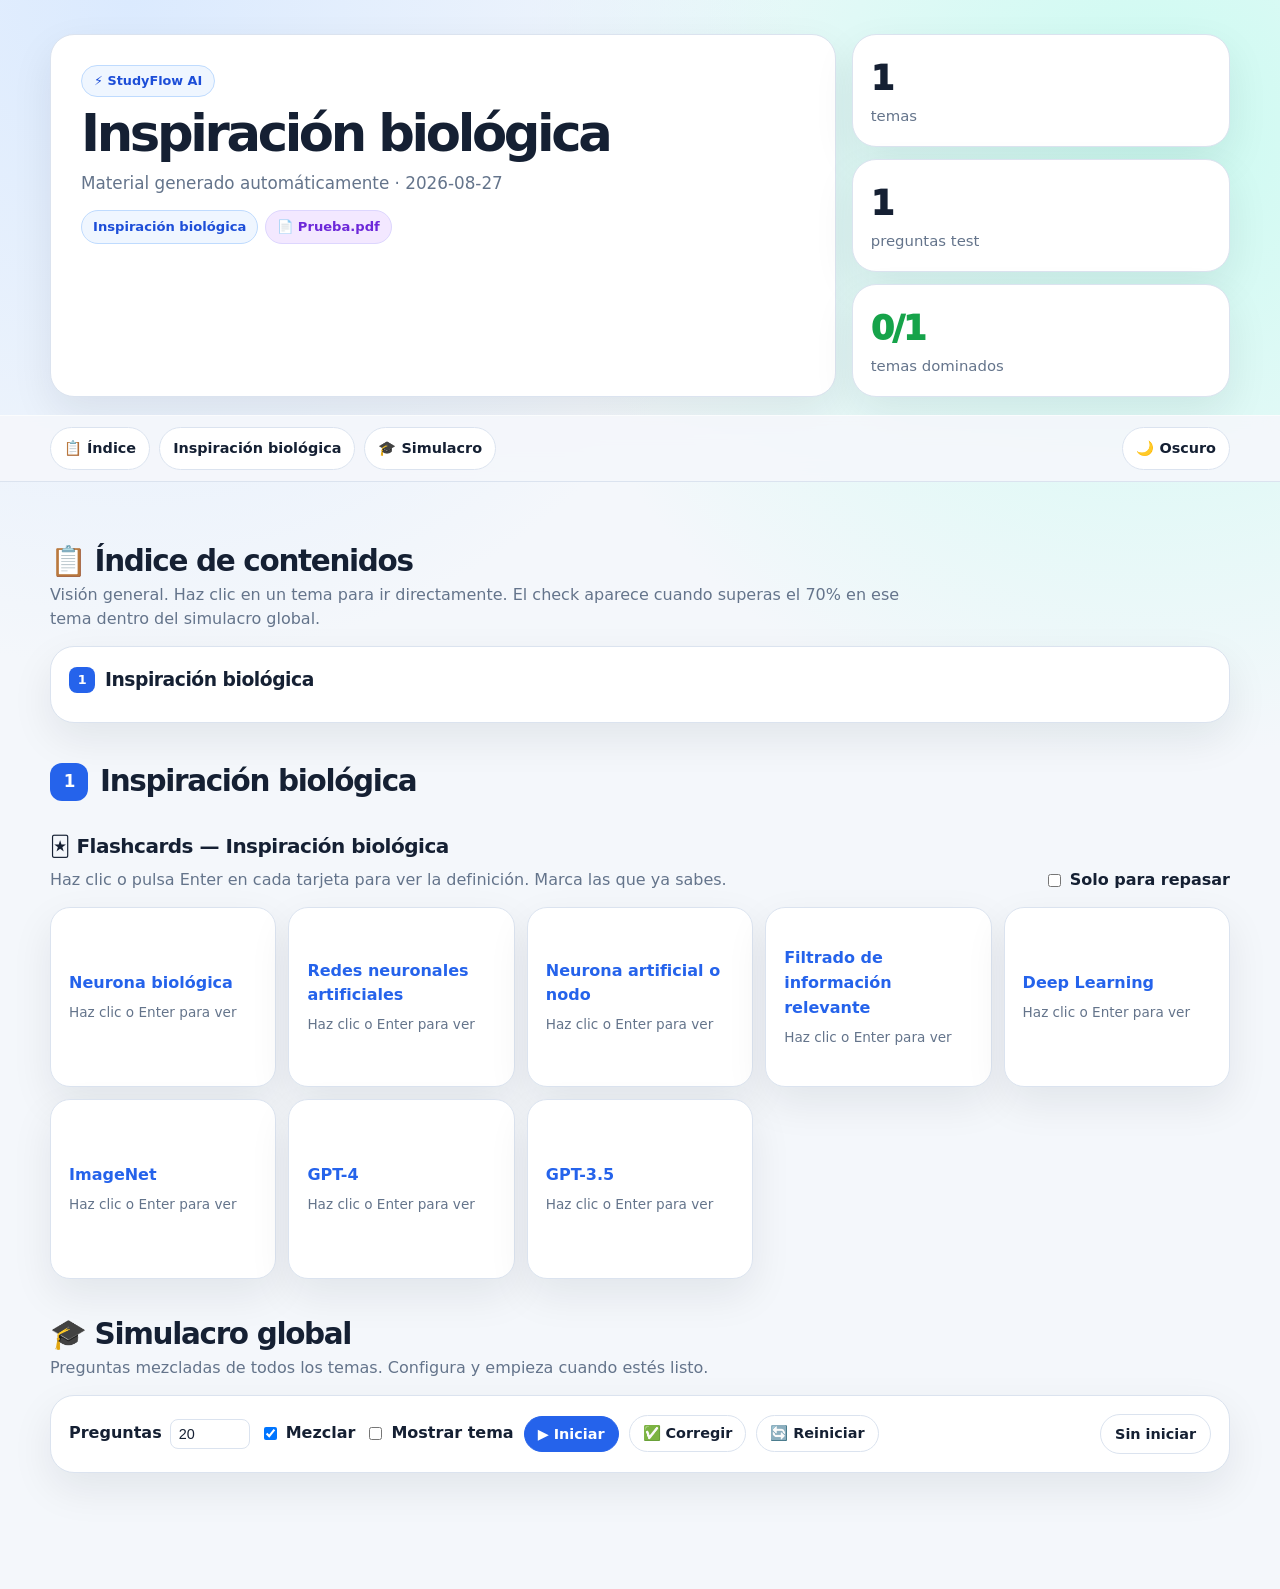
<file: src/studyflow/mlruns/1/b08cc383856249a6920bf772dc3e23d8/artifacts/index.html>
<!DOCTYPE html>
<html lang="es">
<head>
<meta charset="UTF-8"/>
<meta name="viewport" content="width=device-width, initial-scale=1.0"/>
<title>Inspiración biológica — StudyFlow AI</title>
<style>
:root{
  --bg:#f4f7fb;--card:#fff;--text:#152033;--muted:#64748b;--border:#dbe3ef;
  --primary:#2563eb;--primary-dark:#1e40af;--ok:#16a34a;--ok-bg:#dcfce7;
  --bad:#dc2626;--bad-bg:#fee2e2;--warn:#d97706;--warn-bg:#fef3c7;
  --purple:#7c3aed;--purple-bg:#f3e8ff;--cyan-bg:#ecfeff;--cyan:#0e7490;
  --shadow:0 16px 42px rgba(15,23,42,.08);--radius:24px;
}
html[data-theme="dark"]{
  --bg:#0f1420;--card:#1a2233;--text:#e6ebf5;--muted:#93a0bd;--border:#2c3650;
  --primary:#5b8def;--primary-dark:#7ea6f5;--ok:#22c55e;--ok-bg:#14301f;
  --bad:#f87171;--bad-bg:#3a1717;--warn:#fbbf24;--warn-bg:#3a2c0d;
  --purple:#a78bfa;--purple-bg:#2a2044;--cyan-bg:#0d2b30;--cyan:#5eead4;
  --shadow:0 16px 42px rgba(0,0,0,.45);
}
*{box-sizing:border-box}html{scroll-behavior:smooth}
.skip-link{position:absolute;left:-999px;top:0;background:var(--primary);color:#fff;
  padding:10px 16px;border-radius:0 0 10px 0;z-index:999;font-weight:800}
.skip-link:focus{left:0}
body{
  margin:0;
  font-family:Inter,system-ui,-apple-system,BlinkMacSystemFont,"Segoe UI",sans-serif;
  color:var(--text);
  background:radial-gradient(circle at 10% 0%,#dbeafe 0%,rgba(219,234,254,0) 34%),
             radial-gradient(circle at 90% 8%,#ccfbf1 0%,rgba(204,251,241,0) 34%),
             var(--bg);
  line-height:1.55;
  transition:background-color .2s ease,color .2s ease
}
html[data-theme="dark"] body{
  background:radial-gradient(circle at 10% 0%,#1b2a4a 0%,rgba(27,42,74,0) 34%),
             radial-gradient(circle at 90% 8%,#0d3b3a 0%,rgba(13,59,58,0) 34%),
             var(--bg)
}
header,main,.nav-inner{max-width:1220px;margin:0 auto}
header{padding:34px 20px 18px}
.hero{display:grid;grid-template-columns:1.35fr .65fr;gap:16px}
.hero-card,.stat-card,.panel,.card,.quiz-card,.module{
  background:var(--card);border:1px solid var(--border);
  border-radius:var(--radius);box-shadow:var(--shadow)
}
.hero-card{padding:30px}
.sf-badge{display:inline-block;background:#eff6ff;color:#1d4ed8;border:1px solid #bfdbfe;
  border-radius:999px;padding:5px 12px;font-size:.8rem;font-weight:800;margin-bottom:12px}
html[data-theme="dark"] .sf-badge{background:#1e2a4a;color:#93b4fb;border-color:#2c3d63}
h1{font-size:clamp(2rem,4vw,4rem);line-height:.96;letter-spacing:-.065em;margin:0 0 12px}
h3,h4{letter-spacing:-.025em;margin:0 0 10px}
h4{font-size:1rem;color:var(--text)}
.subtitle{color:var(--muted);font-size:1.05rem;margin:0 0 14px}
.badges{display:flex;flex-wrap:wrap;gap:7px;margin-top:14px}
.badge{display:inline-flex;border-radius:999px;font-weight:900;align-items:center;
  padding:6px 11px;background:#eff6ff;color:#1d4ed8;border:1px solid #bfdbfe;font-size:.82rem}
html[data-theme="dark"] .badge{background:#1e2a4a;color:#93b4fb;border-color:#2c3d63}
.badge.source{background:#f3e8ff;color:#6d28d9;border-color:#ddd6fe}
html[data-theme="dark"] .badge.source{background:#241a3d;color:#c4a9f7;border-color:#382a5c}
.stat-grid{display:grid;gap:12px}
.stat-card{padding:18px}
.stat-number{font-size:2.1rem;font-weight:950;letter-spacing:-.05em}
.stat-label{color:var(--muted);font-size:.93rem}
.progress-card .stat-number{color:var(--ok)}
nav{position:sticky;top:0;z-index:50;background:rgba(244,247,251,.91);
  backdrop-filter:blur(12px);border-top:1px solid rgba(255,255,255,.55);
  border-bottom:1px solid var(--border)}
html[data-theme="dark"] nav{background:rgba(15,20,32,.88);border-top-color:rgba(255,255,255,.06)}
.nav-inner{padding:11px 20px;display:flex;gap:9px;overflow-x:auto;scrollbar-width:none}
.nav-inner::-webkit-scrollbar{display:none}
.nav-link,button{
  border:1px solid var(--border);background:var(--card);color:var(--text);border-radius:999px;
  padding:9px 13px;font-weight:850;white-space:nowrap;cursor:pointer;font-size:.9rem;
  transition:transform .12s ease,border .18s ease,background .18s ease;
  text-decoration:none;display:inline-flex;align-items:center;font-family:inherit
}
.nav-link:hover,button:hover{transform:translateY(-1px);border-color:#93c5fd;background:#f8fbff}
html[data-theme="dark"] .nav-link:hover,html[data-theme="dark"] button:hover{background:#22304d;border-color:#3d5a80}
button.primary{background:var(--primary);color:#fff;border-color:var(--primary)}
button.primary:hover{background:var(--primary-dark)}
.toggle-btn{margin-left:auto}
.toggle-btn[aria-pressed="true"]{background:var(--primary);color:#fff;border-color:var(--primary)}
:focus-visible{outline:3px solid var(--primary);outline-offset:2px}
main{padding:24px 20px 70px}
section{margin:32px 0;padding-top:8px}
.subsection{margin-top:24px}
.section-title{display:flex;justify-content:space-between;align-items:end;gap:16px;margin:0 0 14px;flex-wrap:wrap}
.section-title h2{margin:0;font-size:clamp(1.45rem,2.3vw,2.25rem);letter-spacing:-.045em;line-height:1.05}
.section-title h3{margin:0;font-size:1.25rem}
.section-title p{margin:6px 0 0;color:var(--muted);max-width:850px}
.grid2{display:grid;grid-template-columns:repeat(2,minmax(0,1fr));gap:14px}
.overview-list{display:flex;flex-direction:column;gap:14px}
.panel,.card,.quiz-card,.module{padding:18px}
.muted-note{color:var(--muted)}
.topic-num{display:inline-flex;align-items:center;justify-content:center;
  width:26px;height:26px;background:var(--primary);color:#fff;border-radius:8px;
  font-size:.8rem;font-weight:900;margin-right:10px;flex-shrink:0}
.topic-num-lg{display:inline-flex;align-items:center;justify-content:center;
  width:38px;height:38px;background:var(--primary);color:#fff;border-radius:12px;
  font-size:1.05rem;font-weight:900;margin-right:12px;flex-shrink:0;vertical-align:middle}
.topic-link{color:var(--text);text-decoration:none;display:flex;align-items:center}
.topic-link:hover{color:var(--primary)}
.topic-check{margin-left:8px;color:var(--ok);font-weight:900}
.topic-check.done::after{content:"✓ dominado"}
.pills{display:flex;flex-wrap:wrap;gap:6px;margin-top:10px}
.pill{display:inline-flex;border-radius:999px;font-weight:800;align-items:center;
  padding:4px 10px;font-size:.77rem;background:#eef2ff;color:#3730a3;border:1px solid #c7d2fe}
html[data-theme="dark"] .pill{background:#1e2144;color:#a5b4fc;border-color:#312e70}
/* Subtopics (sequential) */
.subtopic-block{display:grid;gap:22px;margin-bottom:10px}
.subtopic-item{border-top:1px solid var(--border);padding-top:18px}
.subtopic-item:first-child{border-top:none;padding-top:0}
.subtopic-item h3{font-size:1.1rem;color:var(--primary);margin-bottom:12px}
.subtopic-content{display:grid;gap:14px}
.explanation-panel{border-left:4px solid var(--primary)}
.explanation-text p{margin:0 0 10px;color:var(--text);line-height:1.65}
.explanation-text p:last-child{margin-bottom:0}
.muted-panel{border-left:4px solid var(--warn);background:var(--warn-bg)}
.muted-panel .muted-note{color:inherit;margin:0}
/* Tables */
table{width:100%;border-collapse:collapse;border:1px solid var(--border);
  border-radius:18px;overflow:hidden;background:var(--card)}
th,td{padding:11px 13px;border-bottom:1px solid var(--border);text-align:left;vertical-align:top}
th{background:rgba(0,0,0,.02);font-weight:800}
html[data-theme="dark"] th{background:rgba(255,255,255,.03)}
tr:last-child td{border-bottom:0}
/* Quiz */
.quiz-grid{display:grid;grid-template-columns:repeat(auto-fill,minmax(340px,1fr));gap:12px}
.quiz-card{padding:18px}
.quiz-card h3{margin:0 0 12px;font-size:.97rem;line-height:1.4;letter-spacing:-.01em}
.opciones{display:grid;gap:7px}
.quiz-option{border:1px solid var(--border);border-radius:12px;padding:10px 13px;
  background:var(--card);cursor:pointer;font-size:.9rem;transition:all .15s ease;font-weight:600;
  text-align:left;width:100%;color:var(--text)}
.quiz-option:hover{background:#f0f7ff;border-color:#93c5fd}
html[data-theme="dark"] .quiz-option:hover{background:#1c2b4a}
.quiz-option.correct{background:var(--ok-bg);border-color:#22c55e;color:#14532d}
html[data-theme="dark"] .quiz-option.correct{color:#86efac}
.quiz-option.wrong{background:var(--bad-bg);border-color:#ef4444;color:#7f1d1d}
html[data-theme="dark"] .quiz-option.wrong{color:#fca5a5}
.quiz-option:disabled{cursor:default}
.quiz-note{margin-top:10px;font-size:.88rem;font-weight:700;border-radius:12px;
  padding:10px 12px;display:none}
.quiz-note.show{display:block}
.quiz-note.ok{background:var(--ok-bg);color:#14532d;border:1px solid #86efac}
.quiz-note.bad{background:var(--bad-bg);color:#7f1d1d;border:1px solid #fecaca}
html[data-theme="dark"] .quiz-note.ok{color:#86efac}
html[data-theme="dark"] .quiz-note.bad{color:#fca5a5}
.retry-btn{margin-top:10px;font-size:.8rem;padding:6px 12px;display:none}
/* Flashcards */
.flashcards{display:grid;grid-template-columns:repeat(auto-fill,minmax(220px,1fr));gap:12px}
.flip{perspective:1000px;min-height:180px;cursor:pointer}
.flip-inner{position:relative;width:100%;min-height:180px;transform-style:preserve-3d;
  transition:transform .45s ease}
.flip.flipped .flip-inner{transform:rotateY(180deg)}
.flip-front,.flip-back{position:absolute;inset:0;border-radius:20px;border:1px solid var(--border);
  background:var(--card);padding:18px;backface-visibility:hidden;box-shadow:var(--shadow);
  display:flex;flex-direction:column;justify-content:center}
.flip-back{transform:rotateY(180deg);background:var(--ok-bg);border-color:#86efac}
.flip-front strong{font-size:1rem;color:var(--primary);display:block;margin-bottom:6px}
.flip-front p{color:var(--muted);font-size:.85rem;margin:0}
.flip-back p{color:#14532d;margin:0 0 10px;font-size:.92rem;line-height:1.5}
html[data-theme="dark"] .flip-back p{color:#bbf7d0}
.flip-actions{display:flex;gap:6px}
.know-btn{font-size:.72rem;padding:5px 9px;border-radius:8px}
.know-btn[data-state="know"].active{background:var(--ok);color:#fff;border-color:var(--ok)}
.know-btn[data-state="review"].active{background:var(--warn);color:#fff;border-color:var(--warn)}
.flip.card-known{opacity:.55}
.flip.card-review .flip-front{border-color:var(--warn);border-width:2px}
.flip.filtered-out{display:none}
/* Exam */
.exam-toolbar{display:flex;flex-wrap:wrap;gap:10px;align-items:center}
.exam-control{display:flex;align-items:center;gap:8px;font-weight:700}
.exam-control input{border:1px solid var(--border);border-radius:8px;padding:6px 8px;font-size:.9rem;
  background:var(--card);color:var(--text)}
.toggle-label{display:flex;align-items:center;gap:6px;font-weight:700;cursor:pointer}
.score{margin-left:auto;background:var(--card);border:1px solid var(--border);
  border-radius:999px;padding:8px 14px;font-weight:900;font-size:.9rem}
.result{border-radius:16px;padding:14px}
.result.good{background:var(--ok-bg);color:#14532d;border:1px solid #86efac}
.result.bad{background:var(--bad-bg);color:#7f1d1d;border:1px solid #fecaca}
.result.warn{background:var(--warn-bg);color:#78350f;border:1px solid #fcd34d}
html[data-theme="dark"] .result.good{color:#86efac}
html[data-theme="dark"] .result.bad{color:#fca5a5}
html[data-theme="dark"] .result.warn{color:#fbbf24}
@media(max-width:900px){
  .hero,.grid2,.overview-list{grid-template-columns:1fr}
  .score{margin-left:0;width:100%;text-align:center}
  .section-title{display:block}
}
@media print{
  nav,.exam-toolbar,.toggle-btn,.retry-btn,.flip-actions,.skip-link{display:none !important}
  body{background:white;color:#000}
  .subtopic-item{page-break-inside:avoid;margin-bottom:16px}
  .panel,.quiz-card,.module,table,.flip{page-break-inside:avoid}
  .flip{perspective:none;min-height:auto}
  .flip-inner{position:static;transform:none !important;display:block}
  .flip-front,.flip-back{position:static;transform:none !important;box-shadow:none;
    border-radius:8px;margin-bottom:6px}
  .flip-back{background:#f0fdf4}
  .quiz-option{border:1px solid #ccc}
}
</style>
</head>
<body>

<a class="skip-link" href="#main-content">Saltar al contenido</a>

<header>
  <div class="hero">
    <div class="hero-card">
      <div class="sf-badge">⚡ StudyFlow AI</div>
      <h1>Inspiración biológica</h1>
      <p class="subtitle">Material generado automáticamente · 2026-08-27</p>
      <div class="badges">
        <span class="badge">Inspiración biológica</span>
        <span class="badge source">📄 Prueba.pdf</span>
      </div>
    </div>
    <div class="stat-grid">
      <div class="stat-card">
        <div class="stat-number">1</div>
        <div class="stat-label">temas</div>
      </div>
      <div class="stat-card">
        <div class="stat-number">1</div>
        <div class="stat-label">preguntas test</div>
      </div>
      <div class="stat-card progress-card">
        <div class="stat-number" id="progressCount">0/1</div>
        <div class="stat-label">temas dominados</div>
      </div>
    </div>
  </div>
</header>

<nav>
  <div class="nav-inner">
    <a class="nav-link" href="#overview">📋 Índice</a>
    <a class="nav-link" href="#inspiraci_n_biol_gica">Inspiración biológica</a>
    <a class="nav-link" href="#exam">🎓 Simulacro</a>
    <button class="nav-link toggle-btn" id="darkModeBtn" type="button"
      aria-pressed="false" title="Alternar modo oscuro">🌙 Oscuro</button>
  </div>
</nav>

<main id="main-content">
  <section id="overview">
  <div class="section-title">
    <div><h2>📋 Índice de contenidos</h2>
    <p>Visión general. Haz clic en un tema para ir directamente. El check aparece cuando superas el 70% en ese tema dentro del simulacro global.</p></div>
  </div>
  <!-- Cambiado grid3 por overview-list para forzar filas en lugar de columnas -->
  <div class="overview-list"><div class="module" id="overview-inspiraci_n_biol_gica" data-topic-id="inspiraci_n_biol_gica">
          <h3><a href="#inspiraci_n_biol_gica" class="topic-link">
            <span class="topic-num">1</span>Inspiración biológica
            <span class="topic-check" aria-hidden="true"></span>
          </a></h3>
          <div class="pills">
            
          </div>
        </div></div>
</section>
  <section id="inspiraci_n_biol_gica">
  <div class="section-title">
    <div>
      <h2><span class="topic-num-lg">1</span>Inspiración biológica</h2>
      <p></p>
    </div>
  </div>

  

  <div class="subsection">
    <div class="section-title"><div>
      <h3>🃏 Flashcards — Inspiración biológica</h3>
      <p>Haz clic o pulsa Enter en cada tarjeta para ver la definición. Marca las que ya sabes.</p>
    </div>
    <label class="toggle-label">
      <input type="checkbox" class="review-filter" data-topic="inspiraci_n_biol_gica"> Solo para repasar
    </label>
    </div>
    <div class="flashcards" data-topic="inspiraci_n_biol_gica"><div class="flip" id="flip-inspiraci_n_biol_gica__fc0" data-fcid="inspiraci_n_biol_gica__fc0" data-topic="inspiraci_n_biol_gica"
          role="button" tabindex="0" aria-pressed="false"
          aria-label="Flashcard: Neurona biológica. Pulsa Enter para ver la respuesta."
          onclick="flipCard('inspiraci_n_biol_gica__fc0')" onkeydown="if(event.key==='Enter'||event.key===' '){event.preventDefault();flipCard('inspiraci_n_biol_gica__fc0');}">
          <div class="flip-inner">
            <div class="flip-front">
              <strong>Neurona biológica</strong>
              <p>Haz clic o Enter para ver</p>
            </div>
            <div class="flip-back">
              <p>Una unidad excitable que transmite información a través de señales eléctricas y químicas, similar a las neuronas del cerebro.</p>
              <div class="flip-actions" onclick="event.stopPropagation()">
                <button type="button" class="know-btn" data-fcid="inspiraci_n_biol_gica__fc0" data-state="know" onclick="markCard(event,'inspiraci_n_biol_gica__fc0','know')">✓ Lo sé</button>
                <button type="button" class="know-btn" data-fcid="inspiraci_n_biol_gica__fc0" data-state="review" onclick="markCard(event,'inspiraci_n_biol_gica__fc0','review')">↻ Repasar</button>
              </div>
            </div>
          </div>
        </div><div class="flip" id="flip-inspiraci_n_biol_gica__fc1" data-fcid="inspiraci_n_biol_gica__fc1" data-topic="inspiraci_n_biol_gica"
          role="button" tabindex="0" aria-pressed="false"
          aria-label="Flashcard: Redes neuronales artificiales. Pulsa Enter para ver la respuesta."
          onclick="flipCard('inspiraci_n_biol_gica__fc1')" onkeydown="if(event.key==='Enter'||event.key===' '){event.preventDefault();flipCard('inspiraci_n_biol_gica__fc1');}">
          <div class="flip-inner">
            <div class="flip-front">
              <strong>Redes neuronales artificiales</strong>
              <p>Haz clic o Enter para ver</p>
            </div>
            <div class="flip-back">
              <p>Redes de computadoras que imitan el funcionamiento de las neuronas del cerebro, utilizando algoritmos y técnicas de aprendizaje automático.</p>
              <div class="flip-actions" onclick="event.stopPropagation()">
                <button type="button" class="know-btn" data-fcid="inspiraci_n_biol_gica__fc1" data-state="know" onclick="markCard(event,'inspiraci_n_biol_gica__fc1','know')">✓ Lo sé</button>
                <button type="button" class="know-btn" data-fcid="inspiraci_n_biol_gica__fc1" data-state="review" onclick="markCard(event,'inspiraci_n_biol_gica__fc1','review')">↻ Repasar</button>
              </div>
            </div>
          </div>
        </div><div class="flip" id="flip-inspiraci_n_biol_gica__fc2" data-fcid="inspiraci_n_biol_gica__fc2" data-topic="inspiraci_n_biol_gica"
          role="button" tabindex="0" aria-pressed="false"
          aria-label="Flashcard: Neurona artificial o nodo. Pulsa Enter para ver la respuesta."
          onclick="flipCard('inspiraci_n_biol_gica__fc2')" onkeydown="if(event.key==='Enter'||event.key===' '){event.preventDefault();flipCard('inspiraci_n_biol_gica__fc2');}">
          <div class="flip-inner">
            <div class="flip-front">
              <strong>Neurona artificial o nodo</strong>
              <p>Haz clic o Enter para ver</p>
            </div>
            <div class="flip-back">
              <p>Una unidad que recibe información de entrada, procesa y transmite a otras neuronas, aplicando transformaciones en el proceso.</p>
              <div class="flip-actions" onclick="event.stopPropagation()">
                <button type="button" class="know-btn" data-fcid="inspiraci_n_biol_gica__fc2" data-state="know" onclick="markCard(event,'inspiraci_n_biol_gica__fc2','know')">✓ Lo sé</button>
                <button type="button" class="know-btn" data-fcid="inspiraci_n_biol_gica__fc2" data-state="review" onclick="markCard(event,'inspiraci_n_biol_gica__fc2','review')">↻ Repasar</button>
              </div>
            </div>
          </div>
        </div><div class="flip" id="flip-inspiraci_n_biol_gica__fc3" data-fcid="inspiraci_n_biol_gica__fc3" data-topic="inspiraci_n_biol_gica"
          role="button" tabindex="0" aria-pressed="false"
          aria-label="Flashcard: Filtrado de información relevante. Pulsa Enter para ver la respuesta."
          onclick="flipCard('inspiraci_n_biol_gica__fc3')" onkeydown="if(event.key==='Enter'||event.key===' '){event.preventDefault();flipCard('inspiraci_n_biol_gica__fc3');}">
          <div class="flip-inner">
            <div class="flip-front">
              <strong>Filtrado de información relevante</strong>
              <p>Haz clic o Enter para ver</p>
            </div>
            <div class="flip-back">
              <p>La capacidad de transmitir solo la información más relevante, similar a la función de las neuronas del cerebro que seleccionan la información más importante.</p>
              <div class="flip-actions" onclick="event.stopPropagation()">
                <button type="button" class="know-btn" data-fcid="inspiraci_n_biol_gica__fc3" data-state="know" onclick="markCard(event,'inspiraci_n_biol_gica__fc3','know')">✓ Lo sé</button>
                <button type="button" class="know-btn" data-fcid="inspiraci_n_biol_gica__fc3" data-state="review" onclick="markCard(event,'inspiraci_n_biol_gica__fc3','review')">↻ Repasar</button>
              </div>
            </div>
          </div>
        </div><div class="flip" id="flip-inspiraci_n_biol_gica__fc4" data-fcid="inspiraci_n_biol_gica__fc4" data-topic="inspiraci_n_biol_gica"
          role="button" tabindex="0" aria-pressed="false"
          aria-label="Flashcard: Deep Learning. Pulsa Enter para ver la respuesta."
          onclick="flipCard('inspiraci_n_biol_gica__fc4')" onkeydown="if(event.key==='Enter'||event.key===' '){event.preventDefault();flipCard('inspiraci_n_biol_gica__fc4');}">
          <div class="flip-inner">
            <div class="flip-front">
              <strong>Deep Learning</strong>
              <p>Haz clic o Enter para ver</p>
            </div>
            <div class="flip-back">
              <p>Un enfoque de aprendizaje automático que utiliza redes neuronales con múltiples parámetros y capas para resolver tareas complejas.</p>
              <div class="flip-actions" onclick="event.stopPropagation()">
                <button type="button" class="know-btn" data-fcid="inspiraci_n_biol_gica__fc4" data-state="know" onclick="markCard(event,'inspiraci_n_biol_gica__fc4','know')">✓ Lo sé</button>
                <button type="button" class="know-btn" data-fcid="inspiraci_n_biol_gica__fc4" data-state="review" onclick="markCard(event,'inspiraci_n_biol_gica__fc4','review')">↻ Repasar</button>
              </div>
            </div>
          </div>
        </div><div class="flip" id="flip-inspiraci_n_biol_gica__fc5" data-fcid="inspiraci_n_biol_gica__fc5" data-topic="inspiraci_n_biol_gica"
          role="button" tabindex="0" aria-pressed="false"
          aria-label="Flashcard: ImageNet. Pulsa Enter para ver la respuesta."
          onclick="flipCard('inspiraci_n_biol_gica__fc5')" onkeydown="if(event.key==='Enter'||event.key===' '){event.preventDefault();flipCard('inspiraci_n_biol_gica__fc5');}">
          <div class="flip-inner">
            <div class="flip-front">
              <strong>ImageNet</strong>
              <p>Haz clic o Enter para ver</p>
            </div>
            <div class="flip-back">
              <p>Un conjunto de imágenes de alta calidad que se utilizó para demostrar el rendimiento de las redes neuronales artificiales en tareas de reconocimiento visual.</p>
              <div class="flip-actions" onclick="event.stopPropagation()">
                <button type="button" class="know-btn" data-fcid="inspiraci_n_biol_gica__fc5" data-state="know" onclick="markCard(event,'inspiraci_n_biol_gica__fc5','know')">✓ Lo sé</button>
                <button type="button" class="know-btn" data-fcid="inspiraci_n_biol_gica__fc5" data-state="review" onclick="markCard(event,'inspiraci_n_biol_gica__fc5','review')">↻ Repasar</button>
              </div>
            </div>
          </div>
        </div><div class="flip" id="flip-inspiraci_n_biol_gica__fc6" data-fcid="inspiraci_n_biol_gica__fc6" data-topic="inspiraci_n_biol_gica"
          role="button" tabindex="0" aria-pressed="false"
          aria-label="Flashcard: GPT-4. Pulsa Enter para ver la respuesta."
          onclick="flipCard('inspiraci_n_biol_gica__fc6')" onkeydown="if(event.key==='Enter'||event.key===' '){event.preventDefault();flipCard('inspiraci_n_biol_gica__fc6');}">
          <div class="flip-inner">
            <div class="flip-front">
              <strong>GPT-4</strong>
              <p>Haz clic o Enter para ver</p>
            </div>
            <div class="flip-back">
              <p>Un modelo de lenguaje artificial desarrollado por OpenAI que logró pasar un examen simulado de abogacía con una puntuación alrededor del top 10% de los participantes.</p>
              <div class="flip-actions" onclick="event.stopPropagation()">
                <button type="button" class="know-btn" data-fcid="inspiraci_n_biol_gica__fc6" data-state="know" onclick="markCard(event,'inspiraci_n_biol_gica__fc6','know')">✓ Lo sé</button>
                <button type="button" class="know-btn" data-fcid="inspiraci_n_biol_gica__fc6" data-state="review" onclick="markCard(event,'inspiraci_n_biol_gica__fc6','review')">↻ Repasar</button>
              </div>
            </div>
          </div>
        </div><div class="flip" id="flip-inspiraci_n_biol_gica__fc7" data-fcid="inspiraci_n_biol_gica__fc7" data-topic="inspiraci_n_biol_gica"
          role="button" tabindex="0" aria-pressed="false"
          aria-label="Flashcard: GPT-3.5. Pulsa Enter para ver la respuesta."
          onclick="flipCard('inspiraci_n_biol_gica__fc7')" onkeydown="if(event.key==='Enter'||event.key===' '){event.preventDefault();flipCard('inspiraci_n_biol_gica__fc7');}">
          <div class="flip-inner">
            <div class="flip-front">
              <strong>GPT-3.5</strong>
              <p>Haz clic o Enter para ver</p>
            </div>
            <div class="flip-back">
              <p>Un modelo de lenguaje artificial desarrollado por OpenAI que estaba alrededor del 10% más bajo que GPT-4 en el examen simulado de abogacía.</p>
              <div class="flip-actions" onclick="event.stopPropagation()">
                <button type="button" class="know-btn" data-fcid="inspiraci_n_biol_gica__fc7" data-state="know" onclick="markCard(event,'inspiraci_n_biol_gica__fc7','know')">✓ Lo sé</button>
                <button type="button" class="know-btn" data-fcid="inspiraci_n_biol_gica__fc7" data-state="review" onclick="markCard(event,'inspiraci_n_biol_gica__fc7','review')">↻ Repasar</button>
              </div>
            </div>
          </div>
        </div></div>
  </div>

</section>
  <section id="exam">
  <div class="section-title">
    <div><h2>🎓 Simulacro global</h2>
    <p>Preguntas mezcladas de todos los temas. Configura y empieza cuando estés listo.</p></div>
  </div>
  <div class="panel" style="margin-bottom:14px">
    <div class="exam-toolbar">
      <div class="exam-control">
        <label for="examCount">Preguntas</label>
        <input type="number" id="examCount" value="20" min="5" max="200" style="width:80px">
      </div>
      <label class="toggle-label"><input type="checkbox" id="examShuffle" checked> Mezclar</label>
      <label class="toggle-label"><input type="checkbox" id="examShowTopic"> Mostrar tema</label>
      <button class="primary" type="button" onclick="startExam()">▶ Iniciar</button>
      <button type="button" onclick="gradeExam()">✅ Corregir</button>
      <button type="button" onclick="resetExam()">🔄 Reiniciar</button>
      <div class="score" id="examScore" role="status">Sin iniciar</div>
    </div>
  </div>
  <div id="examGrid" class="quiz-grid"></div>
  <div id="examBreakdown" class="result" style="display:none;margin-top:14px"></div>
  <div id="examHistory" class="panel" style="margin-top:14px;display:none">
    <h4>📈 Historial de simulacros</h4>
    <table id="examHistoryTable"><tr><th scope="col">Fecha</th><th scope="col">Resultado</th><th scope="col">%</th></tr></table>
  </div>
</section>
</main>

<script>
const QUESTIONS = [{"topicId": "inspiraci_n_biol_gica", "topicName": "Inspiración biológica", "q": "El deep learning se inspira en la biología para crear modelos de redes neuronales artificiales que puedan aprender y realizar tareas complejas. Estas redes artificiales toman como referencia las redes neuronales del cerebro, que están formadas por aproximadamente 86 billones de neuronas y más de 500 trillones de conexiones, aunque las redes artificiales aún no alcanzan estos números. Las neuronas biológicas son unidades excitables que transmiten información a través de señales eléctricas y químicas, y aunque las neuronas artificiales imitan este comportamiento, no logran la complejidad de las neuronas reales.", "options": ["El deep learning se inspira en la biología para crear modelos de redes neuronales artificiales que puedan aprender y realizar tareas complejas. Las redes neuronales artificiales tienen dos propiedades clave basadas en el cerebro: 1. Neurona artificial o nodo: Recibe información de entrada (input) que procesa y transmite a otras neuronas, a menudo aplicando transformaciones en el proceso. 2. Filtrado de información relevante: Al igual que las neuronas del cerebro, las neuronas artificiales están diseñadas para transmitir solo la información más relevante.", "El deep learning se inspira en la biología para crear modelos de redes neuronales artificiales que puedan aprender y realizar tareas complejas. Las redes neuronales artificiales tienen dos propiedades clave basadas en el cerebro: 1. Neurona artificial o nodo: Recibe información de entrada (input) que procesa y transmite a otras neuronas, a menudo aplicando transformaciones en el proceso. 2. Filtrado de información relevante: Al igual que las neuronas del cerebro, las neuronas artificiales están diseñadas para transmitir solo la información más relevante.", "El deep learning se inspira en la biología para crear modelos de redes neuronales artificiales que puedan aprender y realizar tareas complejas. Las redes neuronales artificiales tienen dos propiedades clave basadas en el cerebro: 1. Neurona artificial o nodo: Recibe información de entrada (input) que procesa y transmite a otras neuronas, a menudo aplicando transformaciones en el proceso. 2. Filtrado de información relevante: Al igual que las neuronas del cerebro, las neuronas artificiales están diseñadas para transmitir solo la información más relevante.", "El deep learning se inspira en la biología para crear modelos de redes neuronales artificiales que puedan aprender y realizar tareas complejas. Las redes neuronales artificiales tienen dos propiedades clave basadas en el cerebro: 1. Neurona artificial o nodo: Recibe información de entrada (input) que procesa y transmite a otras neuronas, a menudo aplicando transformaciones en el proceso. 2. Filtrado de información relevante: Al igual que las neuronas del cerebro, las neuronas artificiales están diseñadas para transmitir solo la información más relevante.", "El deep learning se inspira en la biología para crear modelos de redes neuronales artificiales que puedan aprender y realizar tareas complejas. Las redes neuronales artificiales tienen dos propiedades clave basadas en el cerebro: 1. Neurona artificial o nodo: Recibe información de entrada (input) que procesa y transmite a otras neuronas, a menudo aplicando transformaciones en el proceso. 2. Filtrado de información relevante: Al igual que las neuronas del cerebro, las neuronas artificiales están diseñadas para transmitir solo la información más relevante.", "El deep learning se inspira en la biología para crear modelos de redes neuronales artificiales que puedan aprender y realizar tareas complejas. Las redes neuronales artificiales tienen dos propiedades clave basadas en el cerebro: 1. Neurona artificial o nodo: Recibe información de entrada (input) que procesa y transmite a otras neuronas, a menudo aplicando transformaciones en el proceso. 2. Filtrado de información relevante: Al igual que las neuronas del cerebro, las neuronas artificiales están diseñadas para transmitir solo la información más relevante."], "answer": 2, "why": ""}];
const TOPIC_IDS = ["inspiraci_n_biol_gica"];
const NS = 'sf_inspiraci-n-biol-gica_2026-08-27';

// -- localStorage helpers ---------------------------------------------------
function lsGet(key, fallback) {
  try {
    const v = localStorage.getItem(NS + '_' + key);
    return v === null ? fallback : JSON.parse(v);
  } catch (e) { return fallback; }
}
function lsSet(key, value) {
  try { localStorage.setItem(NS + '_' + key, JSON.stringify(value)); } catch (e) { /* storage unavailable */ }
}

// -- Dark mode ----------------------------------------------------------------
function applyTheme(dark) {
  document.documentElement.setAttribute('data-theme', dark ? 'dark' : 'light');
  document.getElementById('darkModeBtn').setAttribute('aria-pressed', dark ? 'true' : 'false');
  document.getElementById('darkModeBtn').textContent = dark ? '☀️ Claro' : '🌙 Oscuro';
}
function initTheme() {
  const stored = lsGet('theme', null);
  const dark = stored !== null ? stored : window.matchMedia('(prefers-color-scheme: dark)').matches;
  applyTheme(dark);
}
document.getElementById('darkModeBtn').addEventListener('click', () => {
  const isDark = document.documentElement.getAttribute('data-theme') === 'dark';
  applyTheme(!isDark);
  lsSet('theme', !isDark);
});
initTheme();

// -- Flashcards: flip, know/review marking, filter, persistence --------------
function flipCard(fcid) {
  const el = document.getElementById('flip-' + fcid);
  const flipped = el.classList.toggle('flipped');
  el.setAttribute('aria-pressed', flipped ? 'true' : 'false');
}

function markCard(evt, fcid, state) {
  evt.stopPropagation();
  const el = document.getElementById('flip-' + fcid);
  const current = lsGet('flash_' + fcid, null);
  const next = current === state ? null : state; // click again to unmark
  lsSet('flash_' + fcid, next);
  applyCardState(el, next);
}

function applyCardState(el, state) {
  el.classList.remove('card-known', 'card-review');
  el.querySelectorAll('.know-btn').forEach(b => b.classList.remove('active'));
  if (state === 'know') {
    el.classList.add('card-known');
    el.querySelector('.know-btn[data-state="know"]').classList.add('active');
  } else if (state === 'review') {
    el.classList.add('card-review');
    el.querySelector('.know-btn[data-state="review"]').classList.add('active');
  }
}

function restoreFlashcardState() {
  document.querySelectorAll('.flip').forEach(el => {
    const state = lsGet('flash_' + el.dataset.fcid, null);
    applyCardState(el, state);
  });
}

document.querySelectorAll('.review-filter').forEach(cb => {
  cb.addEventListener('change', () => {
    const topic = cb.dataset.topic;
    const onlyReview = cb.checked;
    document.querySelectorAll(`.flashcards[data-topic="${topic}"] .flip`).forEach(el => {
      const isReview = el.classList.contains('card-review');
      const notMarkedKnow = !el.classList.contains('card-known');
      el.classList.toggle('filtered-out', onlyReview && !(isReview || notMarkedKnow && !isReview && false) && !isReview);
    });
  });
});

// -- Topic progress (overview checkmarks + header counter) --------------------
// A topic counts as "dominado" once you've scored 70%+ on it within a graded
// global exam (there's no more per-topic quiz to track individually).
const MASTERY_THRESHOLD = 70;

function topicIsDone(topicId) {
  return !!lsGet('examtopic_' + topicId, false);
}

function updateTopicProgress(topicId) {
  const done = topicIsDone(topicId);
  const marker = document.querySelector(`#overview-${topicId} .topic-check`);
  if (marker) marker.classList.toggle('done', done);
  const doneCount = TOPIC_IDS.filter(topicIsDone).length;
  const counter = document.getElementById('progressCount');
  if (counter) counter.textContent = doneCount + '/' + TOPIC_IDS.length;
}

function initProgress() {
  TOPIC_IDS.forEach(updateTopicProgress);
}

// -- Global exam ----------------------------------------------------------------
let examQ = [], examState = [];

function shuffle(arr) {
  const a = [...arr];
  for (let i = a.length - 1; i > 0; i--) {
    const j = Math.floor(Math.random() * (i + 1));
    [a[i], a[j]] = [a[j], a[i]];
  }
  return a;
}

function startExam() {
  const count = Math.min(Number(document.getElementById('examCount').value) || 20, QUESTIONS.length);
  const doShuffle = document.getElementById('examShuffle').checked;
  const showTopic = document.getElementById('examShowTopic').checked;
  const pool = doShuffle ? shuffle(QUESTIONS) : [...QUESTIONS];
  examQ = pool.slice(0, count).map(q => {
    const opts = shuffle(q.options.map((op, i) => ({text: op, idx: i})));
    return { ...q, options: opts.map(o => o.text), answer: opts.findIndex(o => o.idx === q.answer) };
  });
  examState = new Array(examQ.length).fill(null);
  document.getElementById('examGrid').innerHTML = examQ.map((q, idx) => `
    <div class="quiz-card" id="exam-card-${idx}">
      <h3>${idx + 1}. ${escapeHtml(q.q)}</h3>
      ${showTopic ? `<div style="margin-bottom:8px"><span class="pill" style="background:var(--purple-bg);color:var(--purple)">${escapeHtml(q.topicName)}</span></div>` : ''}
      <div class="opciones">
        ${q.options.map((op, i) => `
          <button type="button" class="quiz-option" onclick="answerExam(${idx},${i},this)">${String.fromCharCode(97+i)}. ${escapeHtml(op)}</button>
        `).join('')}
      </div>
      <div class="quiz-note" id="exam-note-${idx}" role="status"></div>
    </div>
  `).join('');
  updateScore();
  document.getElementById('examBreakdown').style.display = 'none';
}

function escapeHtml(s) {
  const d = document.createElement('div');
  d.textContent = s;
  return d.innerHTML;
}

function answerExam(idx, sel) {
  if (examState[idx] !== null) return;
  examState[idx] = sel;
  updateScore();
}

function gradeExam() {
  if (!examQ.length) startExam();
  const byTopic = {};
  examQ.forEach((q, idx) => {
    const card = document.getElementById('exam-card-' + idx);
    const note = document.getElementById('exam-note-' + idx);
    const sel = examState[idx];
    card.querySelectorAll('.quiz-option').forEach((op, i) => {
      op.disabled = true;
      if (i === q.answer) op.classList.add('correct');
    });
    if (sel !== null && sel !== q.answer) card.querySelectorAll('.quiz-option')[sel].classList.add('wrong');
    const ok = sel === q.answer;
    note.textContent = sel === null
      ? '⚠️ Sin responder. Correcta: ' + String.fromCharCode(97 + q.answer) + '. ' + q.why
      : (ok ? '✅ Correcto. ' : '❌ Incorrecto. Correcta: ' + String.fromCharCode(97 + q.answer) + '. ') + q.why;
    note.className = 'quiz-note show ' + (ok ? 'ok' : 'bad');
    if (!byTopic[q.topicId]) byTopic[q.topicId] = {name: q.topicName, total:0, correct:0};
    byTopic[q.topicId].total++;
    if (ok) byTopic[q.topicId].correct++;
  });
  const total = examQ.length;
  const correct = examState.reduce((acc, val, idx) => acc + (val === examQ[idx].answer ? 1 : 0), 0);
  const pct = Math.round((correct / total) * 100);
  document.getElementById('examScore').textContent = `Resultado: ${correct}/${total} · ${pct}%`;
  const rows = Object.values(byTopic).map(v => {
    const p = Math.round((v.correct/v.total)*100);
    return `<tr><td>${escapeHtml(v.name)}</td><td>${v.correct}/${v.total}</td><td>${p}%</td></tr>`;
  }).join('');
  const box = document.getElementById('examBreakdown');
  box.style.display = 'block';
  box.className = 'result ' + (pct >= 85 ? 'good' : pct >= 65 ? 'warn' : 'bad');
  box.innerHTML = `<strong>Desglose por tema:</strong><table><tr><th scope="col">Tema</th><th scope="col">Aciertos</th><th scope="col">%</th></tr>${rows}</table>`;

  // Mark each topic touched by this exam as mastered (or not) based on this attempt.
  Object.entries(byTopic).forEach(([topicId, v]) => {
    const topicPct = Math.round((v.correct / v.total) * 100);
    lsSet('examtopic_' + topicId, topicPct >= MASTERY_THRESHOLD);
    updateTopicProgress(topicId);
  });

  const history = lsGet('exam_history', []);
  history.push({ date: new Date().toLocaleString('es'), correct, total, pct });
  lsSet('exam_history', history.slice(-20));
  renderExamHistory();
}

function renderExamHistory() {
  const history = lsGet('exam_history', []);
  const panel = document.getElementById('examHistory');
  if (!history.length) { panel.style.display = 'none'; return; }
  panel.style.display = 'block';
  const rows = history.slice().reverse().map(h =>
    `<tr><td>${h.date}</td><td>${h.correct}/${h.total}</td><td>${h.pct}%</td></tr>`
  ).join('');
  document.getElementById('examHistoryTable').innerHTML =
    '<tr><th scope="col">Fecha</th><th scope="col">Resultado</th><th scope="col">%</th></tr>' + rows;
}

function resetExam() {
  document.getElementById('examGrid').innerHTML = '';
  document.getElementById('examScore').textContent = 'Sin iniciar';
  document.getElementById('examBreakdown').style.display = 'none';
  examQ = []; examState = [];
}

function updateScore() {
  if (!examQ.length) return;
  const answered = examState.filter(x => x !== null).length;
  const correct = examState.reduce((acc, val, idx) => acc + (val === examQ[idx]?.answer ? 1 : 0), 0);
  document.getElementById('examScore').textContent =
    `${correct}/${answered} correctas · ${answered}/${examQ.length} respondidas`;
}

// -- Init ------------------------------------------------------------------------
restoreFlashcardState();
renderExamHistory();
initProgress();
</script>
</body>
</html>
</file>
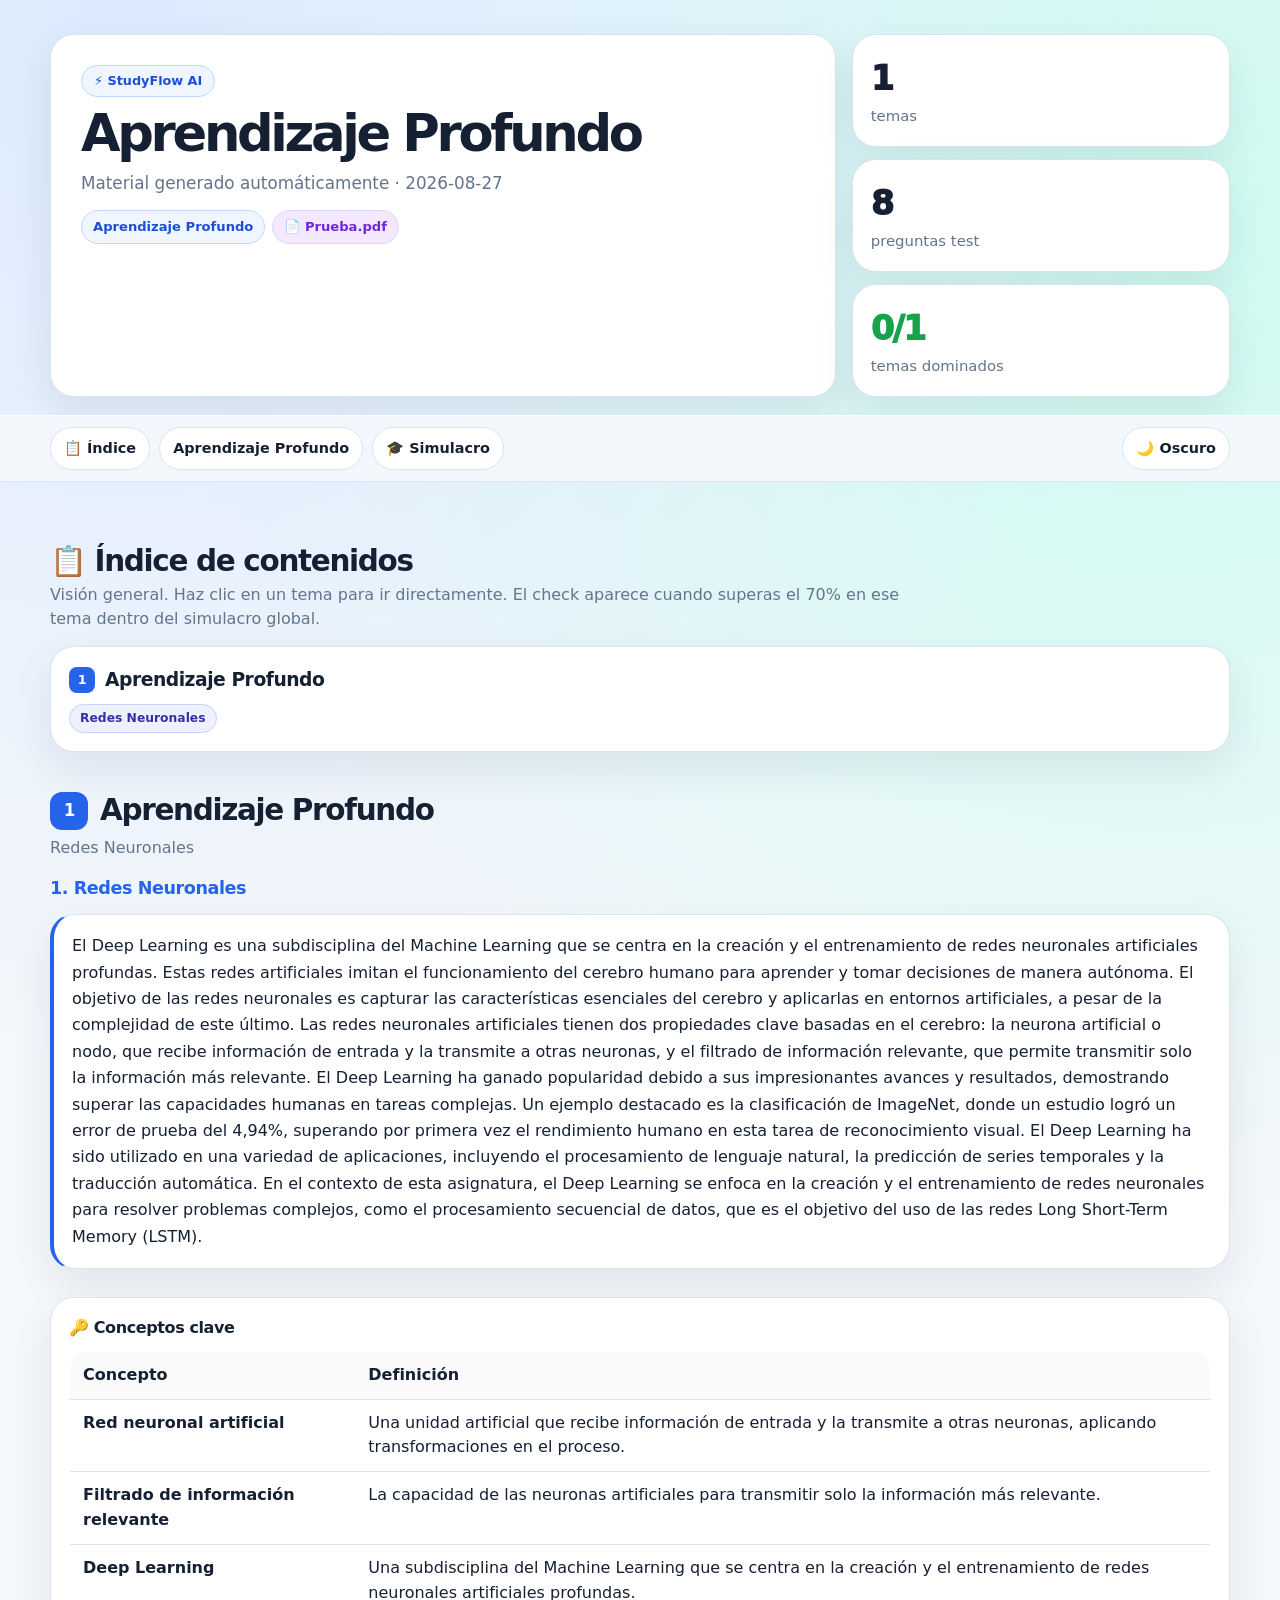
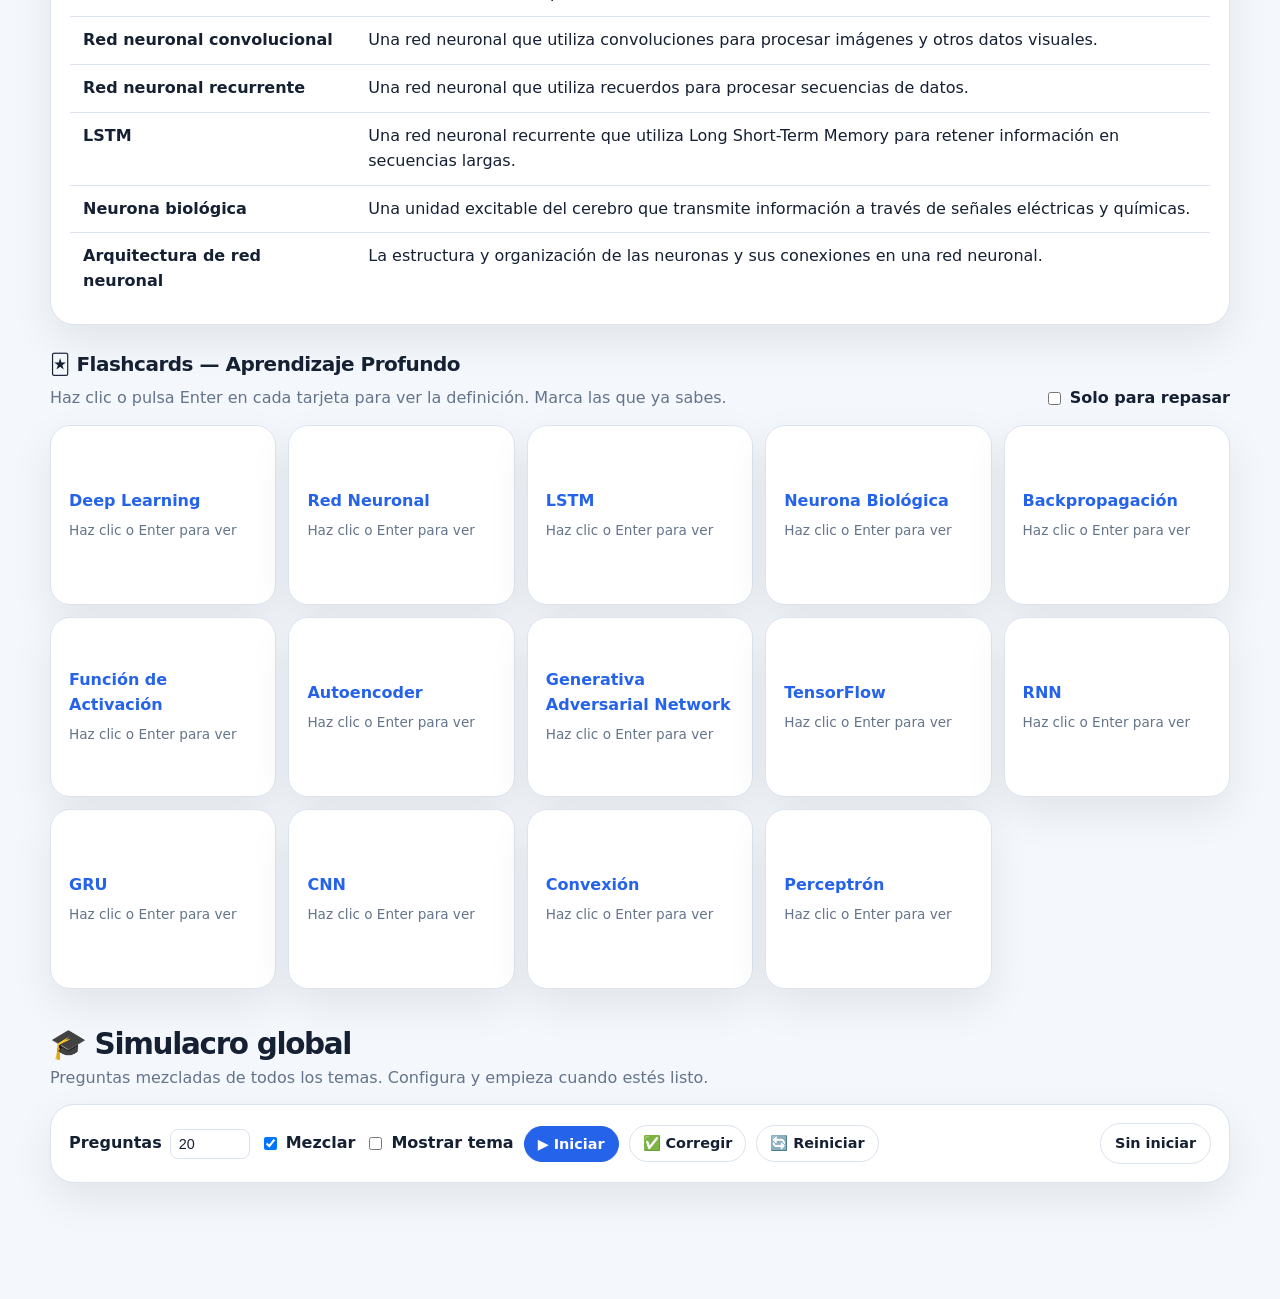
<file: src/studyflow/mlruns/1/bbd1736fb53b444b9befd720f0e60f4e/artifacts/index.html>
<!DOCTYPE html>
<html lang="es">
<head>
<meta charset="UTF-8"/>
<meta name="viewport" content="width=device-width, initial-scale=1.0"/>
<title>Aprendizaje Profundo — StudyFlow AI</title>
<style>
:root{
  --bg:#f4f7fb;--card:#fff;--text:#152033;--muted:#64748b;--border:#dbe3ef;
  --primary:#2563eb;--primary-dark:#1e40af;--ok:#16a34a;--ok-bg:#dcfce7;
  --bad:#dc2626;--bad-bg:#fee2e2;--warn:#d97706;--warn-bg:#fef3c7;
  --purple:#7c3aed;--purple-bg:#f3e8ff;--cyan-bg:#ecfeff;--cyan:#0e7490;
  --shadow:0 16px 42px rgba(15,23,42,.08);--radius:24px;
}
html[data-theme="dark"]{
  --bg:#0f1420;--card:#1a2233;--text:#e6ebf5;--muted:#93a0bd;--border:#2c3650;
  --primary:#5b8def;--primary-dark:#7ea6f5;--ok:#22c55e;--ok-bg:#14301f;
  --bad:#f87171;--bad-bg:#3a1717;--warn:#fbbf24;--warn-bg:#3a2c0d;
  --purple:#a78bfa;--purple-bg:#2a2044;--cyan-bg:#0d2b30;--cyan:#5eead4;
  --shadow:0 16px 42px rgba(0,0,0,.45);
}
*{box-sizing:border-box}html{scroll-behavior:smooth}
.skip-link{position:absolute;left:-999px;top:0;background:var(--primary);color:#fff;
  padding:10px 16px;border-radius:0 0 10px 0;z-index:999;font-weight:800}
.skip-link:focus{left:0}
body{
  margin:0;
  font-family:Inter,system-ui,-apple-system,BlinkMacSystemFont,"Segoe UI",sans-serif;
  color:var(--text);
  background:radial-gradient(circle at 10% 0%,#dbeafe 0%,rgba(219,234,254,0) 34%),
             radial-gradient(circle at 90% 8%,#ccfbf1 0%,rgba(204,251,241,0) 34%),
             var(--bg);
  line-height:1.55;
  transition:background-color .2s ease,color .2s ease
}
html[data-theme="dark"] body{
  background:radial-gradient(circle at 10% 0%,#1b2a4a 0%,rgba(27,42,74,0) 34%),
             radial-gradient(circle at 90% 8%,#0d3b3a 0%,rgba(13,59,58,0) 34%),
             var(--bg)
}
header,main,.nav-inner{max-width:1220px;margin:0 auto}
header{padding:34px 20px 18px}
.hero{display:grid;grid-template-columns:1.35fr .65fr;gap:16px}
.hero-card,.stat-card,.panel,.card,.quiz-card,.module{
  background:var(--card);border:1px solid var(--border);
  border-radius:var(--radius);box-shadow:var(--shadow)
}
.hero-card{padding:30px}
.sf-badge{display:inline-block;background:#eff6ff;color:#1d4ed8;border:1px solid #bfdbfe;
  border-radius:999px;padding:5px 12px;font-size:.8rem;font-weight:800;margin-bottom:12px}
html[data-theme="dark"] .sf-badge{background:#1e2a4a;color:#93b4fb;border-color:#2c3d63}
h1{font-size:clamp(2rem,4vw,4rem);line-height:.96;letter-spacing:-.065em;margin:0 0 12px}
h3,h4{letter-spacing:-.025em;margin:0 0 10px}
h4{font-size:1rem;color:var(--text)}
.subtitle{color:var(--muted);font-size:1.05rem;margin:0 0 14px}
.badges{display:flex;flex-wrap:wrap;gap:7px;margin-top:14px}
.badge{display:inline-flex;border-radius:999px;font-weight:900;align-items:center;
  padding:6px 11px;background:#eff6ff;color:#1d4ed8;border:1px solid #bfdbfe;font-size:.82rem}
html[data-theme="dark"] .badge{background:#1e2a4a;color:#93b4fb;border-color:#2c3d63}
.badge.source{background:#f3e8ff;color:#6d28d9;border-color:#ddd6fe}
html[data-theme="dark"] .badge.source{background:#241a3d;color:#c4a9f7;border-color:#382a5c}
.stat-grid{display:grid;gap:12px}
.stat-card{padding:18px}
.stat-number{font-size:2.1rem;font-weight:950;letter-spacing:-.05em}
.stat-label{color:var(--muted);font-size:.93rem}
.progress-card .stat-number{color:var(--ok)}
nav{position:sticky;top:0;z-index:50;background:rgba(244,247,251,.91);
  backdrop-filter:blur(12px);border-top:1px solid rgba(255,255,255,.55);
  border-bottom:1px solid var(--border)}
html[data-theme="dark"] nav{background:rgba(15,20,32,.88);border-top-color:rgba(255,255,255,.06)}
.nav-inner{padding:11px 20px;display:flex;gap:9px;overflow-x:auto;scrollbar-width:none}
.nav-inner::-webkit-scrollbar{display:none}
.nav-link,button{
  border:1px solid var(--border);background:var(--card);color:var(--text);border-radius:999px;
  padding:9px 13px;font-weight:850;white-space:nowrap;cursor:pointer;font-size:.9rem;
  transition:transform .12s ease,border .18s ease,background .18s ease;
  text-decoration:none;display:inline-flex;align-items:center;font-family:inherit
}
.nav-link:hover,button:hover{transform:translateY(-1px);border-color:#93c5fd;background:#f8fbff}
html[data-theme="dark"] .nav-link:hover,html[data-theme="dark"] button:hover{background:#22304d;border-color:#3d5a80}
button.primary{background:var(--primary);color:#fff;border-color:var(--primary)}
button.primary:hover{background:var(--primary-dark)}
.toggle-btn{margin-left:auto}
.toggle-btn[aria-pressed="true"]{background:var(--primary);color:#fff;border-color:var(--primary)}
:focus-visible{outline:3px solid var(--primary);outline-offset:2px}
main{padding:24px 20px 70px}
section{margin:32px 0;padding-top:8px}
.subsection{margin-top:24px}
.section-title{display:flex;justify-content:space-between;align-items:end;gap:16px;margin:0 0 14px;flex-wrap:wrap}
.section-title h2{margin:0;font-size:clamp(1.45rem,2.3vw,2.25rem);letter-spacing:-.045em;line-height:1.05}
.section-title h3{margin:0;font-size:1.25rem}
.section-title p{margin:6px 0 0;color:var(--muted);max-width:850px}
.grid2{display:grid;grid-template-columns:repeat(2,minmax(0,1fr));gap:14px}
.overview-list{display:flex;flex-direction:column;gap:14px}
.panel,.card,.quiz-card,.module{padding:18px}
.muted-note{color:var(--muted)}
.topic-num{display:inline-flex;align-items:center;justify-content:center;
  width:26px;height:26px;background:var(--primary);color:#fff;border-radius:8px;
  font-size:.8rem;font-weight:900;margin-right:10px;flex-shrink:0}
.topic-num-lg{display:inline-flex;align-items:center;justify-content:center;
  width:38px;height:38px;background:var(--primary);color:#fff;border-radius:12px;
  font-size:1.05rem;font-weight:900;margin-right:12px;flex-shrink:0;vertical-align:middle}
.topic-link{color:var(--text);text-decoration:none;display:flex;align-items:center}
.topic-link:hover{color:var(--primary)}
.topic-check{margin-left:8px;color:var(--ok);font-weight:900}
.topic-check.done::after{content:"✓ dominado"}
.pills{display:flex;flex-wrap:wrap;gap:6px;margin-top:10px}
.pill{display:inline-flex;border-radius:999px;font-weight:800;align-items:center;
  padding:4px 10px;font-size:.77rem;background:#eef2ff;color:#3730a3;border:1px solid #c7d2fe}
html[data-theme="dark"] .pill{background:#1e2144;color:#a5b4fc;border-color:#312e70}
/* Subtopics (sequential) */
.subtopic-block{display:grid;gap:22px;margin-bottom:10px}
.subtopic-item{border-top:1px solid var(--border);padding-top:18px}
.subtopic-item:first-child{border-top:none;padding-top:0}
.subtopic-item h3{font-size:1.1rem;color:var(--primary);margin-bottom:12px}
.subtopic-content{display:grid;gap:14px}
.explanation-panel{border-left:4px solid var(--primary)}
.explanation-text p{margin:0 0 10px;color:var(--text);line-height:1.65}
.explanation-text p:last-child{margin-bottom:0}
.muted-panel{border-left:4px solid var(--warn);background:var(--warn-bg)}
.muted-panel .muted-note{color:inherit;margin:0}
/* Tables */
table{width:100%;border-collapse:collapse;border:1px solid var(--border);
  border-radius:18px;overflow:hidden;background:var(--card)}
th,td{padding:11px 13px;border-bottom:1px solid var(--border);text-align:left;vertical-align:top}
th{background:rgba(0,0,0,.02);font-weight:800}
html[data-theme="dark"] th{background:rgba(255,255,255,.03)}
tr:last-child td{border-bottom:0}
/* Quiz */
.quiz-grid{display:grid;grid-template-columns:repeat(auto-fill,minmax(340px,1fr));gap:12px}
.quiz-card{padding:18px}
.quiz-card h3{margin:0 0 12px;font-size:.97rem;line-height:1.4;letter-spacing:-.01em}
.opciones{display:grid;gap:7px}
.quiz-option{border:1px solid var(--border);border-radius:12px;padding:10px 13px;
  background:var(--card);cursor:pointer;font-size:.9rem;transition:all .15s ease;font-weight:600;
  text-align:left;width:100%;color:var(--text)}
.quiz-option:hover{background:#f0f7ff;border-color:#93c5fd}
html[data-theme="dark"] .quiz-option:hover{background:#1c2b4a}
.quiz-option.correct{background:var(--ok-bg);border-color:#22c55e;color:#14532d}
html[data-theme="dark"] .quiz-option.correct{color:#86efac}
.quiz-option.wrong{background:var(--bad-bg);border-color:#ef4444;color:#7f1d1d}
html[data-theme="dark"] .quiz-option.wrong{color:#fca5a5}
.quiz-option:disabled{cursor:default}
.quiz-note{margin-top:10px;font-size:.88rem;font-weight:700;border-radius:12px;
  padding:10px 12px;display:none}
.quiz-note.show{display:block}
.quiz-note.ok{background:var(--ok-bg);color:#14532d;border:1px solid #86efac}
.quiz-note.bad{background:var(--bad-bg);color:#7f1d1d;border:1px solid #fecaca}
html[data-theme="dark"] .quiz-note.ok{color:#86efac}
html[data-theme="dark"] .quiz-note.bad{color:#fca5a5}
.retry-btn{margin-top:10px;font-size:.8rem;padding:6px 12px;display:none}
/* Flashcards */
.flashcards{display:grid;grid-template-columns:repeat(auto-fill,minmax(220px,1fr));gap:12px}
.flip{perspective:1000px;min-height:180px;cursor:pointer}
.flip-inner{position:relative;width:100%;min-height:180px;transform-style:preserve-3d;
  transition:transform .45s ease}
.flip.flipped .flip-inner{transform:rotateY(180deg)}
.flip-front,.flip-back{position:absolute;inset:0;border-radius:20px;border:1px solid var(--border);
  background:var(--card);padding:18px;backface-visibility:hidden;box-shadow:var(--shadow);
  display:flex;flex-direction:column;justify-content:center}
.flip-back{transform:rotateY(180deg);background:var(--ok-bg);border-color:#86efac}
.flip-front strong{font-size:1rem;color:var(--primary);display:block;margin-bottom:6px}
.flip-front p{color:var(--muted);font-size:.85rem;margin:0}
.flip-back p{color:#14532d;margin:0 0 10px;font-size:.92rem;line-height:1.5}
html[data-theme="dark"] .flip-back p{color:#bbf7d0}
.flip-actions{display:flex;gap:6px}
.know-btn{font-size:.72rem;padding:5px 9px;border-radius:8px}
.know-btn[data-state="know"].active{background:var(--ok);color:#fff;border-color:var(--ok)}
.know-btn[data-state="review"].active{background:var(--warn);color:#fff;border-color:var(--warn)}
.flip.card-known{opacity:.55}
.flip.card-review .flip-front{border-color:var(--warn);border-width:2px}
.flip.filtered-out{display:none}
/* Exam */
.exam-toolbar{display:flex;flex-wrap:wrap;gap:10px;align-items:center}
.exam-control{display:flex;align-items:center;gap:8px;font-weight:700}
.exam-control input{border:1px solid var(--border);border-radius:8px;padding:6px 8px;font-size:.9rem;
  background:var(--card);color:var(--text)}
.toggle-label{display:flex;align-items:center;gap:6px;font-weight:700;cursor:pointer}
.score{margin-left:auto;background:var(--card);border:1px solid var(--border);
  border-radius:999px;padding:8px 14px;font-weight:900;font-size:.9rem}
.result{border-radius:16px;padding:14px}
.result.good{background:var(--ok-bg);color:#14532d;border:1px solid #86efac}
.result.bad{background:var(--bad-bg);color:#7f1d1d;border:1px solid #fecaca}
.result.warn{background:var(--warn-bg);color:#78350f;border:1px solid #fcd34d}
html[data-theme="dark"] .result.good{color:#86efac}
html[data-theme="dark"] .result.bad{color:#fca5a5}
html[data-theme="dark"] .result.warn{color:#fbbf24}
@media(max-width:900px){
  .hero,.grid2,.overview-list{grid-template-columns:1fr}
  .score{margin-left:0;width:100%;text-align:center}
  .section-title{display:block}
}
@media print{
  nav,.exam-toolbar,.toggle-btn,.retry-btn,.flip-actions,.skip-link{display:none !important}
  body{background:white;color:#000}
  .subtopic-item{page-break-inside:avoid;margin-bottom:16px}
  .panel,.quiz-card,.module,table,.flip{page-break-inside:avoid}
  .flip{perspective:none;min-height:auto}
  .flip-inner{position:static;transform:none !important;display:block}
  .flip-front,.flip-back{position:static;transform:none !important;box-shadow:none;
    border-radius:8px;margin-bottom:6px}
  .flip-back{background:#f0fdf4}
  .quiz-option{border:1px solid #ccc}
}
</style>
</head>
<body>

<a class="skip-link" href="#main-content">Saltar al contenido</a>

<header>
  <div class="hero">
    <div class="hero-card">
      <div class="sf-badge">⚡ StudyFlow AI</div>
      <h1>Aprendizaje Profundo</h1>
      <p class="subtitle">Material generado automáticamente · 2026-08-27</p>
      <div class="badges">
        <span class="badge">Aprendizaje Profundo</span>
        <span class="badge source">📄 Prueba.pdf</span>
      </div>
    </div>
    <div class="stat-grid">
      <div class="stat-card">
        <div class="stat-number">1</div>
        <div class="stat-label">temas</div>
      </div>
      <div class="stat-card">
        <div class="stat-number">8</div>
        <div class="stat-label">preguntas test</div>
      </div>
      <div class="stat-card progress-card">
        <div class="stat-number" id="progressCount">0/1</div>
        <div class="stat-label">temas dominados</div>
      </div>
    </div>
  </div>
</header>

<nav>
  <div class="nav-inner">
    <a class="nav-link" href="#overview">📋 Índice</a>
    <a class="nav-link" href="#aprendizaje_profundo">Aprendizaje Profundo</a>
    <a class="nav-link" href="#exam">🎓 Simulacro</a>
    <button class="nav-link toggle-btn" id="darkModeBtn" type="button"
      aria-pressed="false" title="Alternar modo oscuro">🌙 Oscuro</button>
  </div>
</nav>

<main id="main-content">
  <section id="overview">
  <div class="section-title">
    <div><h2>📋 Índice de contenidos</h2>
    <p>Visión general. Haz clic en un tema para ir directamente. El check aparece cuando superas el 70% en ese tema dentro del simulacro global.</p></div>
  </div>
  <!-- Cambiado grid3 por overview-list para forzar filas en lugar de columnas -->
  <div class="overview-list"><div class="module" id="overview-aprendizaje_profundo" data-topic-id="aprendizaje_profundo">
          <h3><a href="#aprendizaje_profundo" class="topic-link">
            <span class="topic-num">1</span>Aprendizaje Profundo
            <span class="topic-check" aria-hidden="true"></span>
          </a></h3>
          <div class="pills">
            <span class="pill">Redes Neuronales</span>
          </div>
        </div></div>
</section>
  <section id="aprendizaje_profundo">
  <div class="section-title">
    <div>
      <h2><span class="topic-num-lg">1</span>Aprendizaje Profundo</h2>
      <p>Redes Neuronales</p>
    </div>
  </div>

  <div class="subtopic-block"><div class="subtopic-item" id="aprendizaje_profundo__redes_neuronales"><h3>1. Redes Neuronales</h3><div class="subtopic-content">
  <div class="panel explanation-panel">
    <div class="explanation-text"><p>El Deep Learning es una subdisciplina del Machine Learning que se centra en la creación y el entrenamiento de redes neuronales artificiales profundas. Estas redes artificiales imitan el funcionamiento del cerebro humano para aprender y tomar decisiones de manera autónoma. El objetivo de las redes neuronales es capturar las características esenciales del cerebro y aplicarlas en entornos artificiales, a pesar de la complejidad de este último. Las redes neuronales artificiales tienen dos propiedades clave basadas en el cerebro: la neurona artificial o nodo, que recibe información de entrada y la transmite a otras neuronas, y el filtrado de información relevante, que permite transmitir solo la información más relevante. El Deep Learning ha ganado popularidad debido a sus impresionantes avances y resultados, demostrando superar las capacidades humanas en tareas complejas. Un ejemplo destacado es la clasificación de ImageNet, donde un estudio logró un error de prueba del 4,94%, superando por primera vez el rendimiento humano en esta tarea de reconocimiento visual. El Deep Learning ha sido utilizado en una variedad de aplicaciones, incluyendo el procesamiento de lenguaje natural, la predicción de series temporales y la traducción automática. En el contexto de esta asignatura, el Deep Learning se enfoca en la creación y el entrenamiento de redes neuronales para resolver problemas complejos, como el procesamiento secuencial de datos, que es el objetivo del uso de las redes Long Short-Term Memory (LSTM).</p></div>
  </div>
  <div class="panel" style="margin-top:14px">
      <h4>🔑 Conceptos clave</h4>
      <table>
        <tr><th scope="col">Concepto</th><th scope="col">Definición</th></tr>
        <tr><td><strong>Red neuronal artificial</strong></td><td>Una unidad artificial que recibe información de entrada y la transmite a otras neuronas, aplicando transformaciones en el proceso.</td></tr><tr><td><strong>Filtrado de información relevante</strong></td><td>La capacidad de las neuronas artificiales para transmitir solo la información más relevante.</td></tr><tr><td><strong>Deep Learning</strong></td><td>Una subdisciplina del Machine Learning que se centra en la creación y el entrenamiento de redes neuronales artificiales profundas.</td></tr><tr><td><strong>Red neuronal convolucional</strong></td><td>Una red neuronal que utiliza convoluciones para procesar imágenes y otros datos visuales.</td></tr><tr><td><strong>Red neuronal recurrente</strong></td><td>Una red neuronal que utiliza recuerdos para procesar secuencias de datos.</td></tr><tr><td><strong>LSTM</strong></td><td>Una red neuronal recurrente que utiliza Long Short-Term Memory para retener información en secuencias largas.</td></tr><tr><td><strong>Neurona biológica</strong></td><td>Una unidad excitable del cerebro que transmite información a través de señales eléctricas y químicas.</td></tr><tr><td><strong>Arquitectura de red neuronal</strong></td><td>La estructura y organización de las neuronas y sus conexiones en una red neuronal.</td></tr>
      </table>
    </div>
</div></div></div>

  <div class="subsection">
    <div class="section-title"><div>
      <h3>🃏 Flashcards — Aprendizaje Profundo</h3>
      <p>Haz clic o pulsa Enter en cada tarjeta para ver la definición. Marca las que ya sabes.</p>
    </div>
    <label class="toggle-label">
      <input type="checkbox" class="review-filter" data-topic="aprendizaje_profundo"> Solo para repasar
    </label>
    </div>
    <div class="flashcards" data-topic="aprendizaje_profundo"><div class="flip" id="flip-aprendizaje_profundo__fc0" data-fcid="aprendizaje_profundo__fc0" data-topic="aprendizaje_profundo"
          role="button" tabindex="0" aria-pressed="false"
          aria-label="Flashcard: Deep Learning. Pulsa Enter para ver la respuesta."
          onclick="flipCard('aprendizaje_profundo__fc0')" onkeydown="if(event.key==='Enter'||event.key===' '){event.preventDefault();flipCard('aprendizaje_profundo__fc0');}">
          <div class="flip-inner">
            <div class="flip-front">
              <strong>Deep Learning</strong>
              <p>Haz clic o Enter para ver</p>
            </div>
            <div class="flip-back">
              <p>Subdisciplina del Machine Learning que busca imitar el funcionamiento del cerebro humano para aprender y tomar decisiones de manera autónoma.</p>
              <div class="flip-actions" onclick="event.stopPropagation()">
                <button type="button" class="know-btn" data-fcid="aprendizaje_profundo__fc0" data-state="know" onclick="markCard(event,'aprendizaje_profundo__fc0','know')">✓ Lo sé</button>
                <button type="button" class="know-btn" data-fcid="aprendizaje_profundo__fc0" data-state="review" onclick="markCard(event,'aprendizaje_profundo__fc0','review')">↻ Repasar</button>
              </div>
            </div>
          </div>
        </div><div class="flip" id="flip-aprendizaje_profundo__fc1" data-fcid="aprendizaje_profundo__fc1" data-topic="aprendizaje_profundo"
          role="button" tabindex="0" aria-pressed="false"
          aria-label="Flashcard: Red Neuronal. Pulsa Enter para ver la respuesta."
          onclick="flipCard('aprendizaje_profundo__fc1')" onkeydown="if(event.key==='Enter'||event.key===' '){event.preventDefault();flipCard('aprendizaje_profundo__fc1');}">
          <div class="flip-inner">
            <div class="flip-front">
              <strong>Red Neuronal</strong>
              <p>Haz clic o Enter para ver</p>
            </div>
            <div class="flip-back">
              <p>Unidad básica de la red neuronal artificial que procesa y transmite información a otras neuronas.</p>
              <div class="flip-actions" onclick="event.stopPropagation()">
                <button type="button" class="know-btn" data-fcid="aprendizaje_profundo__fc1" data-state="know" onclick="markCard(event,'aprendizaje_profundo__fc1','know')">✓ Lo sé</button>
                <button type="button" class="know-btn" data-fcid="aprendizaje_profundo__fc1" data-state="review" onclick="markCard(event,'aprendizaje_profundo__fc1','review')">↻ Repasar</button>
              </div>
            </div>
          </div>
        </div><div class="flip" id="flip-aprendizaje_profundo__fc2" data-fcid="aprendizaje_profundo__fc2" data-topic="aprendizaje_profundo"
          role="button" tabindex="0" aria-pressed="false"
          aria-label="Flashcard: LSTM. Pulsa Enter para ver la respuesta."
          onclick="flipCard('aprendizaje_profundo__fc2')" onkeydown="if(event.key==='Enter'||event.key===' '){event.preventDefault();flipCard('aprendizaje_profundo__fc2');}">
          <div class="flip-inner">
            <div class="flip-front">
              <strong>LSTM</strong>
              <p>Haz clic o Enter para ver</p>
            </div>
            <div class="flip-back">
              <p>Red neuronal recurrente diseñada para manejar dependencias a largo plazo en tareas de secuencias.</p>
              <div class="flip-actions" onclick="event.stopPropagation()">
                <button type="button" class="know-btn" data-fcid="aprendizaje_profundo__fc2" data-state="know" onclick="markCard(event,'aprendizaje_profundo__fc2','know')">✓ Lo sé</button>
                <button type="button" class="know-btn" data-fcid="aprendizaje_profundo__fc2" data-state="review" onclick="markCard(event,'aprendizaje_profundo__fc2','review')">↻ Repasar</button>
              </div>
            </div>
          </div>
        </div><div class="flip" id="flip-aprendizaje_profundo__fc3" data-fcid="aprendizaje_profundo__fc3" data-topic="aprendizaje_profundo"
          role="button" tabindex="0" aria-pressed="false"
          aria-label="Flashcard: Neurona Biológica. Pulsa Enter para ver la respuesta."
          onclick="flipCard('aprendizaje_profundo__fc3')" onkeydown="if(event.key==='Enter'||event.key===' '){event.preventDefault();flipCard('aprendizaje_profundo__fc3');}">
          <div class="flip-inner">
            <div class="flip-front">
              <strong>Neurona Biológica</strong>
              <p>Haz clic o Enter para ver</p>
            </div>
            <div class="flip-back">
              <p>Unidad excitable del cerebro que transmite información a través de señales eléctricas y químicas.</p>
              <div class="flip-actions" onclick="event.stopPropagation()">
                <button type="button" class="know-btn" data-fcid="aprendizaje_profundo__fc3" data-state="know" onclick="markCard(event,'aprendizaje_profundo__fc3','know')">✓ Lo sé</button>
                <button type="button" class="know-btn" data-fcid="aprendizaje_profundo__fc3" data-state="review" onclick="markCard(event,'aprendizaje_profundo__fc3','review')">↻ Repasar</button>
              </div>
            </div>
          </div>
        </div><div class="flip" id="flip-aprendizaje_profundo__fc4" data-fcid="aprendizaje_profundo__fc4" data-topic="aprendizaje_profundo"
          role="button" tabindex="0" aria-pressed="false"
          aria-label="Flashcard: Backpropagación. Pulsa Enter para ver la respuesta."
          onclick="flipCard('aprendizaje_profundo__fc4')" onkeydown="if(event.key==='Enter'||event.key===' '){event.preventDefault();flipCard('aprendizaje_profundo__fc4');}">
          <div class="flip-inner">
            <div class="flip-front">
              <strong>Backpropagación</strong>
              <p>Haz clic o Enter para ver</p>
            </div>
            <div class="flip-back">
              <p>Proceso de retroalimentación que permite a las redes neuronales aprender y mejorar su rendimiento.</p>
              <div class="flip-actions" onclick="event.stopPropagation()">
                <button type="button" class="know-btn" data-fcid="aprendizaje_profundo__fc4" data-state="know" onclick="markCard(event,'aprendizaje_profundo__fc4','know')">✓ Lo sé</button>
                <button type="button" class="know-btn" data-fcid="aprendizaje_profundo__fc4" data-state="review" onclick="markCard(event,'aprendizaje_profundo__fc4','review')">↻ Repasar</button>
              </div>
            </div>
          </div>
        </div><div class="flip" id="flip-aprendizaje_profundo__fc5" data-fcid="aprendizaje_profundo__fc5" data-topic="aprendizaje_profundo"
          role="button" tabindex="0" aria-pressed="false"
          aria-label="Flashcard: Función de Activación. Pulsa Enter para ver la respuesta."
          onclick="flipCard('aprendizaje_profundo__fc5')" onkeydown="if(event.key==='Enter'||event.key===' '){event.preventDefault();flipCard('aprendizaje_profundo__fc5');}">
          <div class="flip-inner">
            <div class="flip-front">
              <strong>Función de Activación</strong>
              <p>Haz clic o Enter para ver</p>
            </div>
            <div class="flip-back">
              <p>Transformación aplicada a la salida de una neurona para influir en su comportamiento.</p>
              <div class="flip-actions" onclick="event.stopPropagation()">
                <button type="button" class="know-btn" data-fcid="aprendizaje_profundo__fc5" data-state="know" onclick="markCard(event,'aprendizaje_profundo__fc5','know')">✓ Lo sé</button>
                <button type="button" class="know-btn" data-fcid="aprendizaje_profundo__fc5" data-state="review" onclick="markCard(event,'aprendizaje_profundo__fc5','review')">↻ Repasar</button>
              </div>
            </div>
          </div>
        </div><div class="flip" id="flip-aprendizaje_profundo__fc6" data-fcid="aprendizaje_profundo__fc6" data-topic="aprendizaje_profundo"
          role="button" tabindex="0" aria-pressed="false"
          aria-label="Flashcard: Autoencoder. Pulsa Enter para ver la respuesta."
          onclick="flipCard('aprendizaje_profundo__fc6')" onkeydown="if(event.key==='Enter'||event.key===' '){event.preventDefault();flipCard('aprendizaje_profundo__fc6');}">
          <div class="flip-inner">
            <div class="flip-front">
              <strong>Autoencoder</strong>
              <p>Haz clic o Enter para ver</p>
            </div>
            <div class="flip-back">
              <p>Red neuronal que se utiliza para comprender y mejorar la representación de los datos.</p>
              <div class="flip-actions" onclick="event.stopPropagation()">
                <button type="button" class="know-btn" data-fcid="aprendizaje_profundo__fc6" data-state="know" onclick="markCard(event,'aprendizaje_profundo__fc6','know')">✓ Lo sé</button>
                <button type="button" class="know-btn" data-fcid="aprendizaje_profundo__fc6" data-state="review" onclick="markCard(event,'aprendizaje_profundo__fc6','review')">↻ Repasar</button>
              </div>
            </div>
          </div>
        </div><div class="flip" id="flip-aprendizaje_profundo__fc7" data-fcid="aprendizaje_profundo__fc7" data-topic="aprendizaje_profundo"
          role="button" tabindex="0" aria-pressed="false"
          aria-label="Flashcard: Generativa Adversarial Network. Pulsa Enter para ver la respuesta."
          onclick="flipCard('aprendizaje_profundo__fc7')" onkeydown="if(event.key==='Enter'||event.key===' '){event.preventDefault();flipCard('aprendizaje_profundo__fc7');}">
          <div class="flip-inner">
            <div class="flip-front">
              <strong>Generativa Adversarial Network</strong>
              <p>Haz clic o Enter para ver</p>
            </div>
            <div class="flip-back">
              <p>Red neuronal que se utiliza para generar contenido nuevo basado en datos existentes.</p>
              <div class="flip-actions" onclick="event.stopPropagation()">
                <button type="button" class="know-btn" data-fcid="aprendizaje_profundo__fc7" data-state="know" onclick="markCard(event,'aprendizaje_profundo__fc7','know')">✓ Lo sé</button>
                <button type="button" class="know-btn" data-fcid="aprendizaje_profundo__fc7" data-state="review" onclick="markCard(event,'aprendizaje_profundo__fc7','review')">↻ Repasar</button>
              </div>
            </div>
          </div>
        </div><div class="flip" id="flip-aprendizaje_profundo__fc8" data-fcid="aprendizaje_profundo__fc8" data-topic="aprendizaje_profundo"
          role="button" tabindex="0" aria-pressed="false"
          aria-label="Flashcard: TensorFlow. Pulsa Enter para ver la respuesta."
          onclick="flipCard('aprendizaje_profundo__fc8')" onkeydown="if(event.key==='Enter'||event.key===' '){event.preventDefault();flipCard('aprendizaje_profundo__fc8');}">
          <div class="flip-inner">
            <div class="flip-front">
              <strong>TensorFlow</strong>
              <p>Haz clic o Enter para ver</p>
            </div>
            <div class="flip-back">
              <p>Framework de aprendizaje profundo popular para el desarrollo y entrenamiento de redes neuronales.</p>
              <div class="flip-actions" onclick="event.stopPropagation()">
                <button type="button" class="know-btn" data-fcid="aprendizaje_profundo__fc8" data-state="know" onclick="markCard(event,'aprendizaje_profundo__fc8','know')">✓ Lo sé</button>
                <button type="button" class="know-btn" data-fcid="aprendizaje_profundo__fc8" data-state="review" onclick="markCard(event,'aprendizaje_profundo__fc8','review')">↻ Repasar</button>
              </div>
            </div>
          </div>
        </div><div class="flip" id="flip-aprendizaje_profundo__fc9" data-fcid="aprendizaje_profundo__fc9" data-topic="aprendizaje_profundo"
          role="button" tabindex="0" aria-pressed="false"
          aria-label="Flashcard: RNN. Pulsa Enter para ver la respuesta."
          onclick="flipCard('aprendizaje_profundo__fc9')" onkeydown="if(event.key==='Enter'||event.key===' '){event.preventDefault();flipCard('aprendizaje_profundo__fc9');}">
          <div class="flip-inner">
            <div class="flip-front">
              <strong>RNN</strong>
              <p>Haz clic o Enter para ver</p>
            </div>
            <div class="flip-back">
              <p>Red neuronal recurrente diseñada para manejar secuencias de datos y aprender patrones.</p>
              <div class="flip-actions" onclick="event.stopPropagation()">
                <button type="button" class="know-btn" data-fcid="aprendizaje_profundo__fc9" data-state="know" onclick="markCard(event,'aprendizaje_profundo__fc9','know')">✓ Lo sé</button>
                <button type="button" class="know-btn" data-fcid="aprendizaje_profundo__fc9" data-state="review" onclick="markCard(event,'aprendizaje_profundo__fc9','review')">↻ Repasar</button>
              </div>
            </div>
          </div>
        </div><div class="flip" id="flip-aprendizaje_profundo__fc10" data-fcid="aprendizaje_profundo__fc10" data-topic="aprendizaje_profundo"
          role="button" tabindex="0" aria-pressed="false"
          aria-label="Flashcard: GRU. Pulsa Enter para ver la respuesta."
          onclick="flipCard('aprendizaje_profundo__fc10')" onkeydown="if(event.key==='Enter'||event.key===' '){event.preventDefault();flipCard('aprendizaje_profundo__fc10');}">
          <div class="flip-inner">
            <div class="flip-front">
              <strong>GRU</strong>
              <p>Haz clic o Enter para ver</p>
            </div>
            <div class="flip-back">
              <p>Red neuronal recurrente diseñada para manejar secuencias de datos y aprender patrones, similar a las RNN pero con una arquitectura más eficiente.</p>
              <div class="flip-actions" onclick="event.stopPropagation()">
                <button type="button" class="know-btn" data-fcid="aprendizaje_profundo__fc10" data-state="know" onclick="markCard(event,'aprendizaje_profundo__fc10','know')">✓ Lo sé</button>
                <button type="button" class="know-btn" data-fcid="aprendizaje_profundo__fc10" data-state="review" onclick="markCard(event,'aprendizaje_profundo__fc10','review')">↻ Repasar</button>
              </div>
            </div>
          </div>
        </div><div class="flip" id="flip-aprendizaje_profundo__fc11" data-fcid="aprendizaje_profundo__fc11" data-topic="aprendizaje_profundo"
          role="button" tabindex="0" aria-pressed="false"
          aria-label="Flashcard: CNN. Pulsa Enter para ver la respuesta."
          onclick="flipCard('aprendizaje_profundo__fc11')" onkeydown="if(event.key==='Enter'||event.key===' '){event.preventDefault();flipCard('aprendizaje_profundo__fc11');}">
          <div class="flip-inner">
            <div class="flip-front">
              <strong>CNN</strong>
              <p>Haz clic o Enter para ver</p>
            </div>
            <div class="flip-back">
              <p>Red neuronal convolucionales diseñada para procesar imágenes y reconocer patrones.</p>
              <div class="flip-actions" onclick="event.stopPropagation()">
                <button type="button" class="know-btn" data-fcid="aprendizaje_profundo__fc11" data-state="know" onclick="markCard(event,'aprendizaje_profundo__fc11','know')">✓ Lo sé</button>
                <button type="button" class="know-btn" data-fcid="aprendizaje_profundo__fc11" data-state="review" onclick="markCard(event,'aprendizaje_profundo__fc11','review')">↻ Repasar</button>
              </div>
            </div>
          </div>
        </div><div class="flip" id="flip-aprendizaje_profundo__fc12" data-fcid="aprendizaje_profundo__fc12" data-topic="aprendizaje_profundo"
          role="button" tabindex="0" aria-pressed="false"
          aria-label="Flashcard: Convexión. Pulsa Enter para ver la respuesta."
          onclick="flipCard('aprendizaje_profundo__fc12')" onkeydown="if(event.key==='Enter'||event.key===' '){event.preventDefault();flipCard('aprendizaje_profundo__fc12');}">
          <div class="flip-inner">
            <div class="flip-front">
              <strong>Convexión</strong>
              <p>Haz clic o Enter para ver</p>
            </div>
            <div class="flip-back">
              <p>Operación matemática que se aplica a una función para encontrar su mínimo o máximo en un intervalo dado.</p>
              <div class="flip-actions" onclick="event.stopPropagation()">
                <button type="button" class="know-btn" data-fcid="aprendizaje_profundo__fc12" data-state="know" onclick="markCard(event,'aprendizaje_profundo__fc12','know')">✓ Lo sé</button>
                <button type="button" class="know-btn" data-fcid="aprendizaje_profundo__fc12" data-state="review" onclick="markCard(event,'aprendizaje_profundo__fc12','review')">↻ Repasar</button>
              </div>
            </div>
          </div>
        </div><div class="flip" id="flip-aprendizaje_profundo__fc13" data-fcid="aprendizaje_profundo__fc13" data-topic="aprendizaje_profundo"
          role="button" tabindex="0" aria-pressed="false"
          aria-label="Flashcard: Perceptrón. Pulsa Enter para ver la respuesta."
          onclick="flipCard('aprendizaje_profundo__fc13')" onkeydown="if(event.key==='Enter'||event.key===' '){event.preventDefault();flipCard('aprendizaje_profundo__fc13');}">
          <div class="flip-inner">
            <div class="flip-front">
              <strong>Perceptrón</strong>
              <p>Haz clic o Enter para ver</p>
            </div>
            <div class="flip-back">
              <p>Unidad básica de la red neuronal artificial que procesa y transmite información a otras neuronas.</p>
              <div class="flip-actions" onclick="event.stopPropagation()">
                <button type="button" class="know-btn" data-fcid="aprendizaje_profundo__fc13" data-state="know" onclick="markCard(event,'aprendizaje_profundo__fc13','know')">✓ Lo sé</button>
                <button type="button" class="know-btn" data-fcid="aprendizaje_profundo__fc13" data-state="review" onclick="markCard(event,'aprendizaje_profundo__fc13','review')">↻ Repasar</button>
              </div>
            </div>
          </div>
        </div></div>
  </div>

</section>
  <section id="exam">
  <div class="section-title">
    <div><h2>🎓 Simulacro global</h2>
    <p>Preguntas mezcladas de todos los temas. Configura y empieza cuando estés listo.</p></div>
  </div>
  <div class="panel" style="margin-bottom:14px">
    <div class="exam-toolbar">
      <div class="exam-control">
        <label for="examCount">Preguntas</label>
        <input type="number" id="examCount" value="20" min="5" max="200" style="width:80px">
      </div>
      <label class="toggle-label"><input type="checkbox" id="examShuffle" checked> Mezclar</label>
      <label class="toggle-label"><input type="checkbox" id="examShowTopic"> Mostrar tema</label>
      <button class="primary" type="button" onclick="startExam()">▶ Iniciar</button>
      <button type="button" onclick="gradeExam()">✅ Corregir</button>
      <button type="button" onclick="resetExam()">🔄 Reiniciar</button>
      <div class="score" id="examScore" role="status">Sin iniciar</div>
    </div>
  </div>
  <div id="examGrid" class="quiz-grid"></div>
  <div id="examBreakdown" class="result" style="display:none;margin-top:14px"></div>
  <div id="examHistory" class="panel" style="margin-top:14px;display:none">
    <h4>📈 Historial de simulacros</h4>
    <table id="examHistoryTable"><tr><th scope="col">Fecha</th><th scope="col">Resultado</th><th scope="col">%</th></tr></table>
  </div>
</section>
</main>

<script>
const QUESTIONS = [{"topicId": "aprendizaje_profundo", "topicName": "Aprendizaje Profundo", "q": "¿Cuál es el objetivo principal del aprendizaje profundo?", "options": ["Imitar el funcionamiento del cerebro humano", "Aprender patrones en datos", "Realizar tareas complejas con precisión", "Optimizar procesos de negocio"], "answer": 0, "why": "El objetivo principal del aprendizaje profundo es imitar el funcionamiento del cerebro humano para aprender y tomar decisiones de manera autónoma."}, {"topicId": "aprendizaje_profundo", "topicName": "Aprendizaje Profundo", "q": "¿Qué es una red neuronal artificial?", "options": ["Una unidad excitable que transmite información", "Un conjunto de neuronas que procesan información", "Un modelo de aprendizaje que imita el cerebro humano", "Un algoritmo de procesamiento de lenguaje natural"], "answer": 2, "why": "Una red neuronal artificial es un modelo de aprendizaje que imita el cerebro humano para procesar y aprender información."}, {"topicId": "aprendizaje_profundo", "topicName": "Aprendizaje Profundo", "q": "¿Qué es la diferencia entre un RNN estándar y una LSTM?", "options": ["Una LSTM es una versión más avanzada de un RNN", "Un RNN estándar es más eficiente que una LSTM", "Una LSTM puede manejar dependencias a largo plazo en tareas de secuencias", "Un RNN estándar no puede manejar dependencias a largo plazo"], "answer": 2, "why": "Una LSTM puede manejar dependencias a largo plazo en tareas de secuencias, lo que la hace útil para aplicaciones como el procesamiento de lenguaje natural y la predicción de series temporales."}, {"topicId": "aprendizaje_profundo", "topicName": "Aprendizaje Profundo", "q": "¿Qué es la arquitectura de una red neuronal convolucional (CNN)?", "options": ["Una red neuronal que procesa información de imágenes", "Una red neuronal que procesa información de texto", "Una red neuronal que procesa información de audio", "Una red neuronal que procesa información de video"], "answer": 0, "why": "Una red neuronal convolucional (CNN) es una red neuronal que procesa información de imágenes, lo que la hace útil para aplicaciones como la clasificación de imágenes y la detección de objetos."}, {"topicId": "aprendizaje_profundo", "topicName": "Aprendizaje Profundo", "q": "¿Qué es la función de la célula de memoria en una LSTM?", "options": ["Regular el flujo de información en la red neuronal", "Proporcionar información de entrada a las neuronas", "Procesar información de salida de las neuronas", "Manejar dependencias a largo plazo en tareas de secuencias"], "answer": 3, "why": "La función de la célula de memoria en una LSTM es manejar dependencias a largo plazo en tareas de secuencias, lo que permite a la red neuronal aprender patrones en datos de manera más efectiva."}, {"topicId": "aprendizaje_profundo", "topicName": "Aprendizaje Profundo", "q": "¿Qué es la relación entre el aprendizaje profundo y el procesamiento de lenguaje natural?", "options": ["El aprendizaje profundo es útil para el procesamiento de lenguaje natural", "El procesamiento de lenguaje natural es útil para el aprendizaje profundo", "El aprendizaje profundo y el procesamiento de lenguaje natural son independientes", "El aprendizaje profundo es útil para el procesamiento de lenguaje natural, pero no al revés"], "answer": 0, "why": "El aprendizaje profundo es útil para el procesamiento de lenguaje natural, ya que permite a las redes neuronales aprender patrones en datos de lenguaje natural y tomar decisiones de manera autónoma."}, {"topicId": "aprendizaje_profundo", "topicName": "Aprendizaje Profundo", "q": "¿Qué es la diferencia entre un generador de contenido y un discriminador de contenido?", "options": ["Un generador de contenido es un algoritmo que crea contenido nuevo", "Un discriminador de contenido es un algoritmo que evalúa la calidad del contenido", "Un generador de contenido y un discriminador de contenido son independientes", "Un generador de contenido es útil para evaluar la calidad del contenido"], "answer": 0, "why": "Un generador de contenido es un algoritmo que crea contenido nuevo, mientras que un discriminador de contenido es un algoritmo que evalúa la calidad del contenido creado por el generador."}, {"topicId": "aprendizaje_profundo", "topicName": "Aprendizaje Profundo", "q": "¿Qué es la relación entre el aprendizaje profundo y las redes neuronales convolucionales?", "options": ["El aprendizaje profundo es útil para las redes neuronales convolucionales", "Las redes neuronales convolucionales son útiles para el aprendizaje profundo", "El aprendizaje profundo y las redes neuronales convolucionales son independientes", "El aprendizaje profundo es útil para las redes neuronales convolucionales, pero no al revés"], "answer": 1, "why": "Las redes neuronales convolucionales son útiles para el aprendizaje profundo, ya que permiten a las redes neuronales procesar información de imágenes de manera efectiva."}];
const TOPIC_IDS = ["aprendizaje_profundo"];
const NS = 'sf_aprendizaje-profundo_2026-08-27';

// -- localStorage helpers ---------------------------------------------------
function lsGet(key, fallback) {
  try {
    const v = localStorage.getItem(NS + '_' + key);
    return v === null ? fallback : JSON.parse(v);
  } catch (e) { return fallback; }
}
function lsSet(key, value) {
  try { localStorage.setItem(NS + '_' + key, JSON.stringify(value)); } catch (e) { /* storage unavailable */ }
}

// -- Dark mode ----------------------------------------------------------------
function applyTheme(dark) {
  document.documentElement.setAttribute('data-theme', dark ? 'dark' : 'light');
  document.getElementById('darkModeBtn').setAttribute('aria-pressed', dark ? 'true' : 'false');
  document.getElementById('darkModeBtn').textContent = dark ? '☀️ Claro' : '🌙 Oscuro';
}
function initTheme() {
  const stored = lsGet('theme', null);
  const dark = stored !== null ? stored : window.matchMedia('(prefers-color-scheme: dark)').matches;
  applyTheme(dark);
}
document.getElementById('darkModeBtn').addEventListener('click', () => {
  const isDark = document.documentElement.getAttribute('data-theme') === 'dark';
  applyTheme(!isDark);
  lsSet('theme', !isDark);
});
initTheme();

// -- Flashcards: flip, know/review marking, filter, persistence --------------
function flipCard(fcid) {
  const el = document.getElementById('flip-' + fcid);
  const flipped = el.classList.toggle('flipped');
  el.setAttribute('aria-pressed', flipped ? 'true' : 'false');
}

function markCard(evt, fcid, state) {
  evt.stopPropagation();
  const el = document.getElementById('flip-' + fcid);
  const current = lsGet('flash_' + fcid, null);
  const next = current === state ? null : state; // click again to unmark
  lsSet('flash_' + fcid, next);
  applyCardState(el, next);
}

function applyCardState(el, state) {
  el.classList.remove('card-known', 'card-review');
  el.querySelectorAll('.know-btn').forEach(b => b.classList.remove('active'));
  if (state === 'know') {
    el.classList.add('card-known');
    el.querySelector('.know-btn[data-state="know"]').classList.add('active');
  } else if (state === 'review') {
    el.classList.add('card-review');
    el.querySelector('.know-btn[data-state="review"]').classList.add('active');
  }
}

function restoreFlashcardState() {
  document.querySelectorAll('.flip').forEach(el => {
    const state = lsGet('flash_' + el.dataset.fcid, null);
    applyCardState(el, state);
  });
}

document.querySelectorAll('.review-filter').forEach(cb => {
  cb.addEventListener('change', () => {
    const topic = cb.dataset.topic;
    const onlyReview = cb.checked;
    document.querySelectorAll(`.flashcards[data-topic="${topic}"] .flip`).forEach(el => {
      const isReview = el.classList.contains('card-review');
      const notMarkedKnow = !el.classList.contains('card-known');
      el.classList.toggle('filtered-out', onlyReview && !(isReview || notMarkedKnow && !isReview && false) && !isReview);
    });
  });
});

// -- Topic progress (overview checkmarks + header counter) --------------------
// A topic counts as "dominado" once you've scored 70%+ on it within a graded
// global exam (there's no more per-topic quiz to track individually).
const MASTERY_THRESHOLD = 70;

function topicIsDone(topicId) {
  return !!lsGet('examtopic_' + topicId, false);
}

function updateTopicProgress(topicId) {
  const done = topicIsDone(topicId);
  const marker = document.querySelector(`#overview-${topicId} .topic-check`);
  if (marker) marker.classList.toggle('done', done);
  const doneCount = TOPIC_IDS.filter(topicIsDone).length;
  const counter = document.getElementById('progressCount');
  if (counter) counter.textContent = doneCount + '/' + TOPIC_IDS.length;
}

function initProgress() {
  TOPIC_IDS.forEach(updateTopicProgress);
}

// -- Global exam ----------------------------------------------------------------
let examQ = [], examState = [];

function shuffle(arr) {
  const a = [...arr];
  for (let i = a.length - 1; i > 0; i--) {
    const j = Math.floor(Math.random() * (i + 1));
    [a[i], a[j]] = [a[j], a[i]];
  }
  return a;
}

function startExam() {
  const count = Math.min(Number(document.getElementById('examCount').value) || 20, QUESTIONS.length);
  const doShuffle = document.getElementById('examShuffle').checked;
  const showTopic = document.getElementById('examShowTopic').checked;
  const pool = doShuffle ? shuffle(QUESTIONS) : [...QUESTIONS];
  examQ = pool.slice(0, count).map(q => {
    const opts = shuffle(q.options.map((op, i) => ({text: op, idx: i})));
    return { ...q, options: opts.map(o => o.text), answer: opts.findIndex(o => o.idx === q.answer) };
  });
  examState = new Array(examQ.length).fill(null);
  document.getElementById('examGrid').innerHTML = examQ.map((q, idx) => `
    <div class="quiz-card" id="exam-card-${idx}">
      <h3>${idx + 1}. ${escapeHtml(q.q)}</h3>
      ${showTopic ? `<div style="margin-bottom:8px"><span class="pill" style="background:var(--purple-bg);color:var(--purple)">${escapeHtml(q.topicName)}</span></div>` : ''}
      <div class="opciones">
        ${q.options.map((op, i) => `
          <button type="button" class="quiz-option" onclick="answerExam(${idx},${i},this)">${String.fromCharCode(97+i)}. ${escapeHtml(op)}</button>
        `).join('')}
      </div>
      <div class="quiz-note" id="exam-note-${idx}" role="status"></div>
    </div>
  `).join('');
  updateScore();
  document.getElementById('examBreakdown').style.display = 'none';
}

function escapeHtml(s) {
  const d = document.createElement('div');
  d.textContent = s;
  return d.innerHTML;
}

function answerExam(idx, sel) {
  if (examState[idx] !== null) return;
  examState[idx] = sel;
  updateScore();
}

function gradeExam() {
  if (!examQ.length) startExam();
  const byTopic = {};
  examQ.forEach((q, idx) => {
    const card = document.getElementById('exam-card-' + idx);
    const note = document.getElementById('exam-note-' + idx);
    const sel = examState[idx];
    card.querySelectorAll('.quiz-option').forEach((op, i) => {
      op.disabled = true;
      if (i === q.answer) op.classList.add('correct');
    });
    if (sel !== null && sel !== q.answer) card.querySelectorAll('.quiz-option')[sel].classList.add('wrong');
    const ok = sel === q.answer;
    note.textContent = sel === null
      ? '⚠️ Sin responder. Correcta: ' + String.fromCharCode(97 + q.answer) + '. ' + q.why
      : (ok ? '✅ Correcto. ' : '❌ Incorrecto. Correcta: ' + String.fromCharCode(97 + q.answer) + '. ') + q.why;
    note.className = 'quiz-note show ' + (ok ? 'ok' : 'bad');
    if (!byTopic[q.topicId]) byTopic[q.topicId] = {name: q.topicName, total:0, correct:0};
    byTopic[q.topicId].total++;
    if (ok) byTopic[q.topicId].correct++;
  });
  const total = examQ.length;
  const correct = examState.reduce((acc, val, idx) => acc + (val === examQ[idx].answer ? 1 : 0), 0);
  const pct = Math.round((correct / total) * 100);
  document.getElementById('examScore').textContent = `Resultado: ${correct}/${total} · ${pct}%`;
  const rows = Object.values(byTopic).map(v => {
    const p = Math.round((v.correct/v.total)*100);
    return `<tr><td>${escapeHtml(v.name)}</td><td>${v.correct}/${v.total}</td><td>${p}%</td></tr>`;
  }).join('');
  const box = document.getElementById('examBreakdown');
  box.style.display = 'block';
  box.className = 'result ' + (pct >= 85 ? 'good' : pct >= 65 ? 'warn' : 'bad');
  box.innerHTML = `<strong>Desglose por tema:</strong><table><tr><th scope="col">Tema</th><th scope="col">Aciertos</th><th scope="col">%</th></tr>${rows}</table>`;

  // Mark each topic touched by this exam as mastered (or not) based on this attempt.
  Object.entries(byTopic).forEach(([topicId, v]) => {
    const topicPct = Math.round((v.correct / v.total) * 100);
    lsSet('examtopic_' + topicId, topicPct >= MASTERY_THRESHOLD);
    updateTopicProgress(topicId);
  });

  const history = lsGet('exam_history', []);
  history.push({ date: new Date().toLocaleString('es'), correct, total, pct });
  lsSet('exam_history', history.slice(-20));
  renderExamHistory();
}

function renderExamHistory() {
  const history = lsGet('exam_history', []);
  const panel = document.getElementById('examHistory');
  if (!history.length) { panel.style.display = 'none'; return; }
  panel.style.display = 'block';
  const rows = history.slice().reverse().map(h =>
    `<tr><td>${h.date}</td><td>${h.correct}/${h.total}</td><td>${h.pct}%</td></tr>`
  ).join('');
  document.getElementById('examHistoryTable').innerHTML =
    '<tr><th scope="col">Fecha</th><th scope="col">Resultado</th><th scope="col">%</th></tr>' + rows;
}

function resetExam() {
  document.getElementById('examGrid').innerHTML = '';
  document.getElementById('examScore').textContent = 'Sin iniciar';
  document.getElementById('examBreakdown').style.display = 'none';
  examQ = []; examState = [];
}

function updateScore() {
  if (!examQ.length) return;
  const answered = examState.filter(x => x !== null).length;
  const correct = examState.reduce((acc, val, idx) => acc + (val === examQ[idx]?.answer ? 1 : 0), 0);
  document.getElementById('examScore').textContent =
    `${correct}/${answered} correctas · ${answered}/${examQ.length} respondidas`;
}

// -- Init ------------------------------------------------------------------------
restoreFlashcardState();
renderExamHistory();
initProgress();
</script>
</body>
</html>
</file>
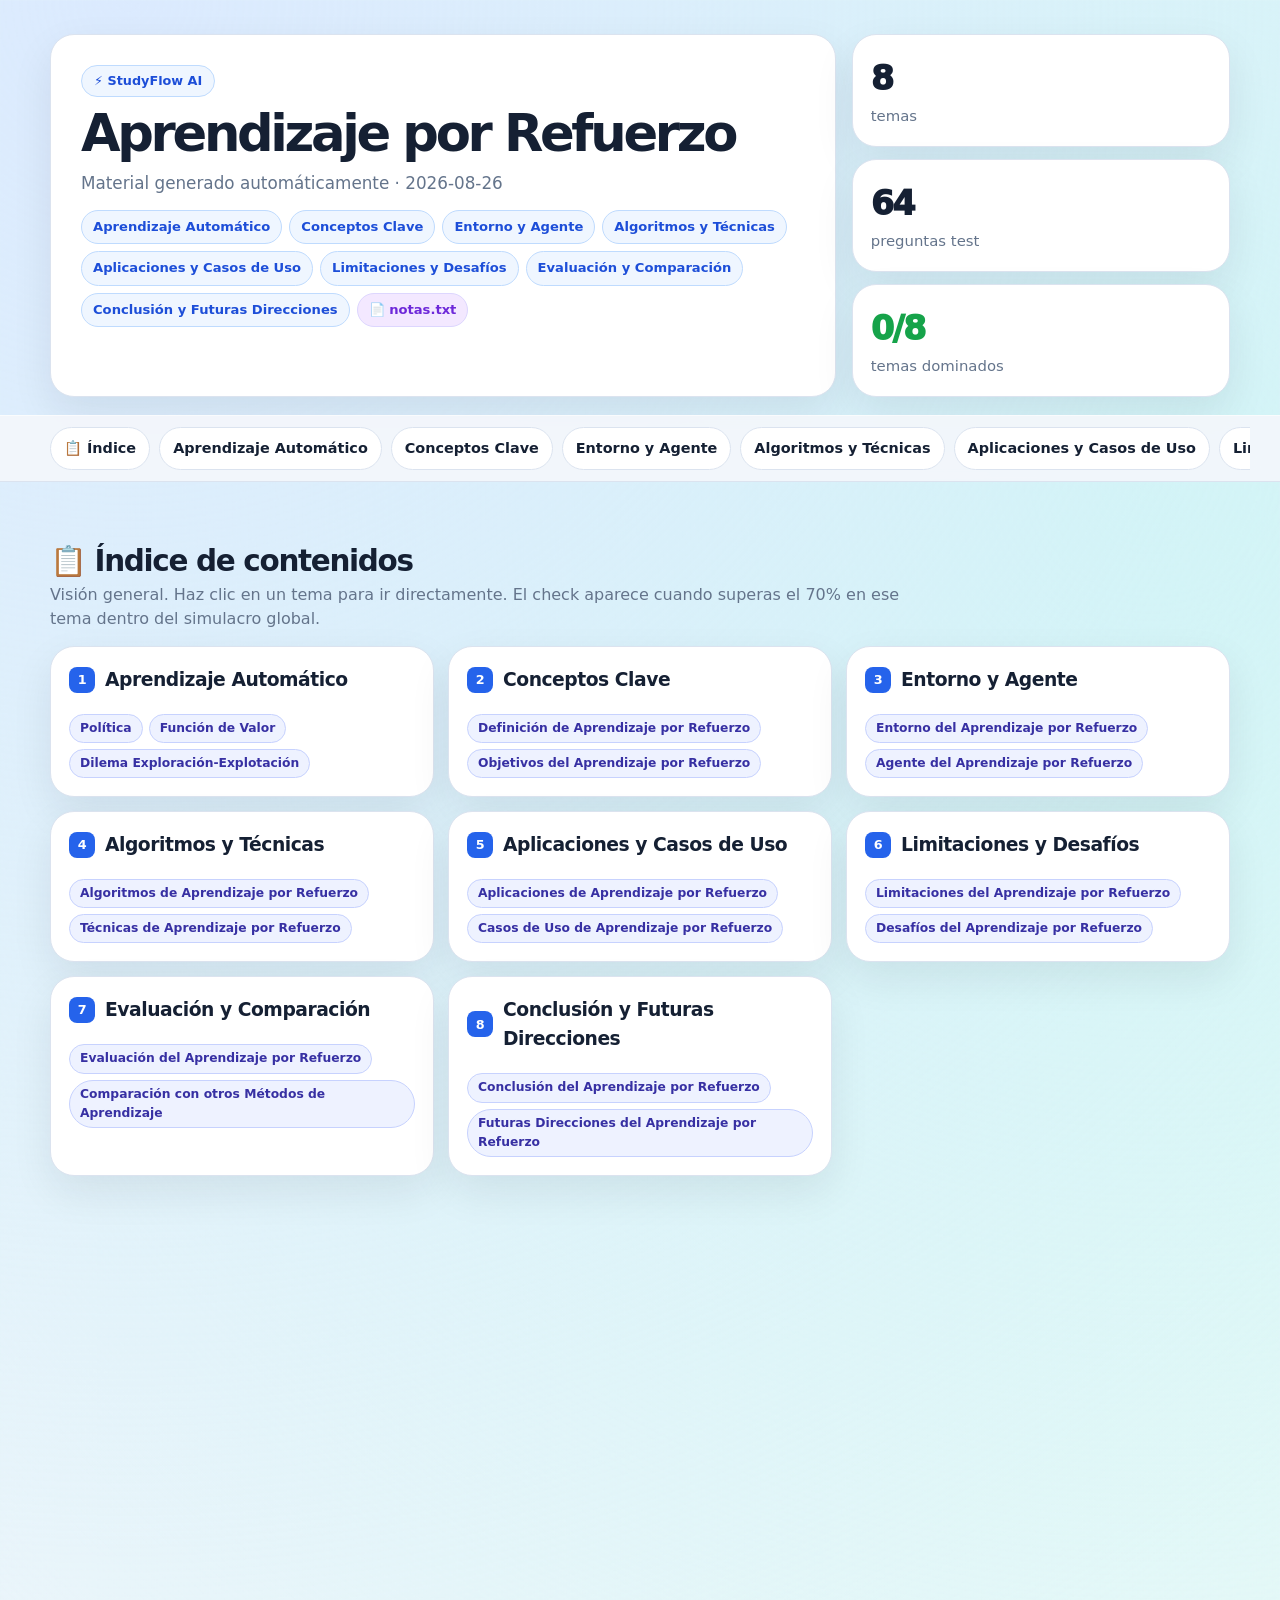
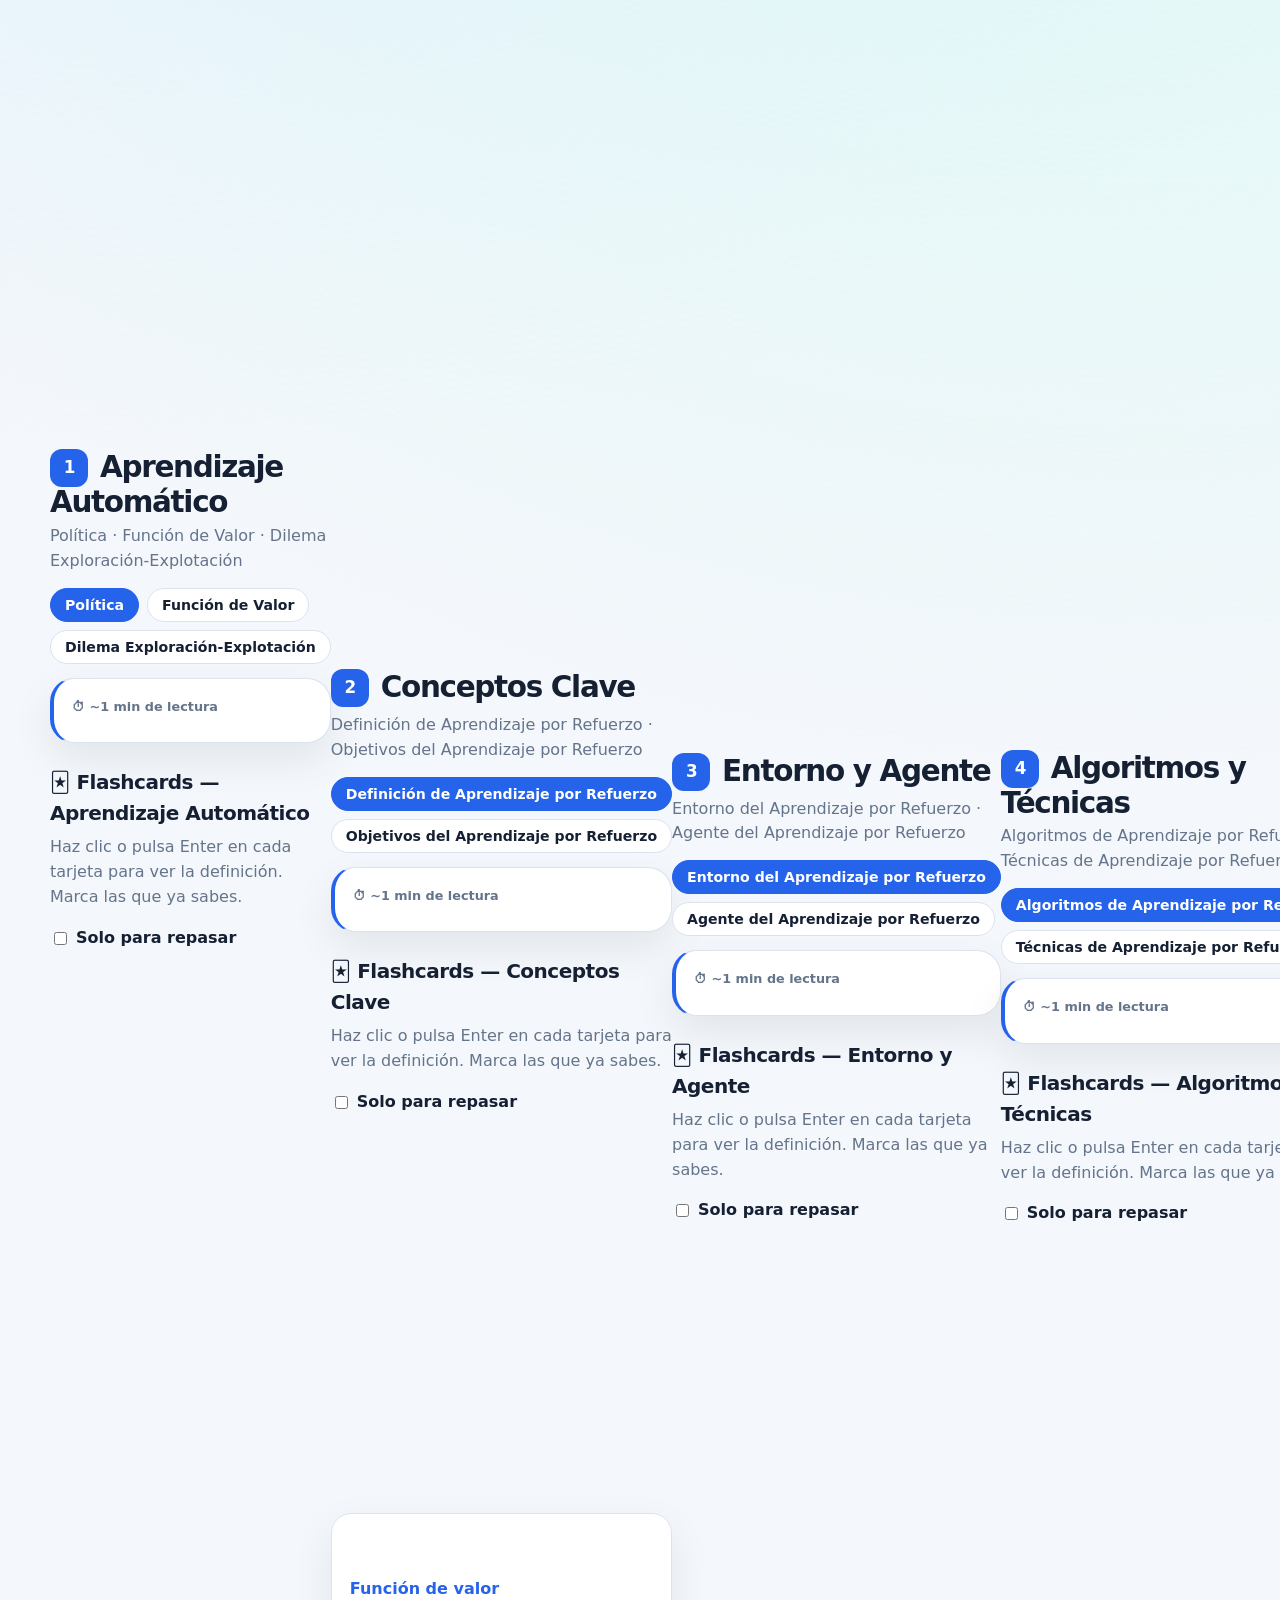
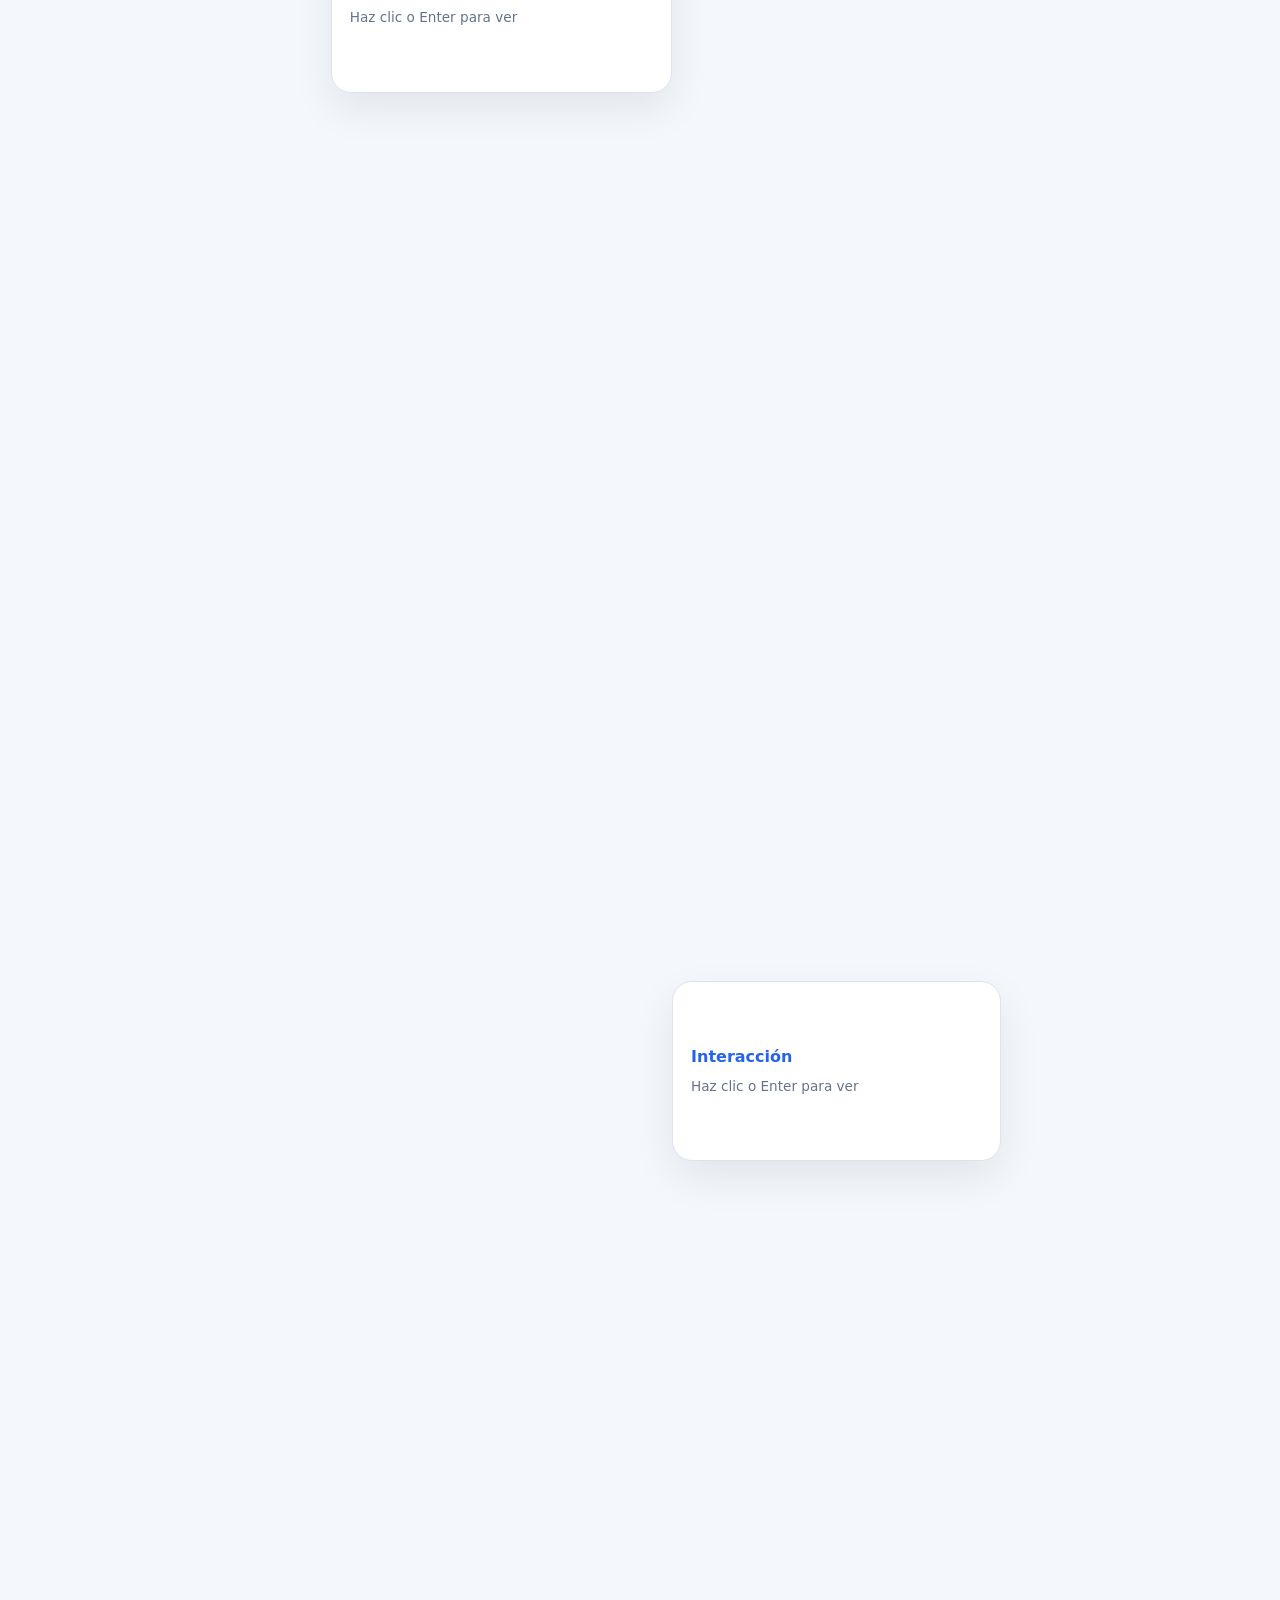
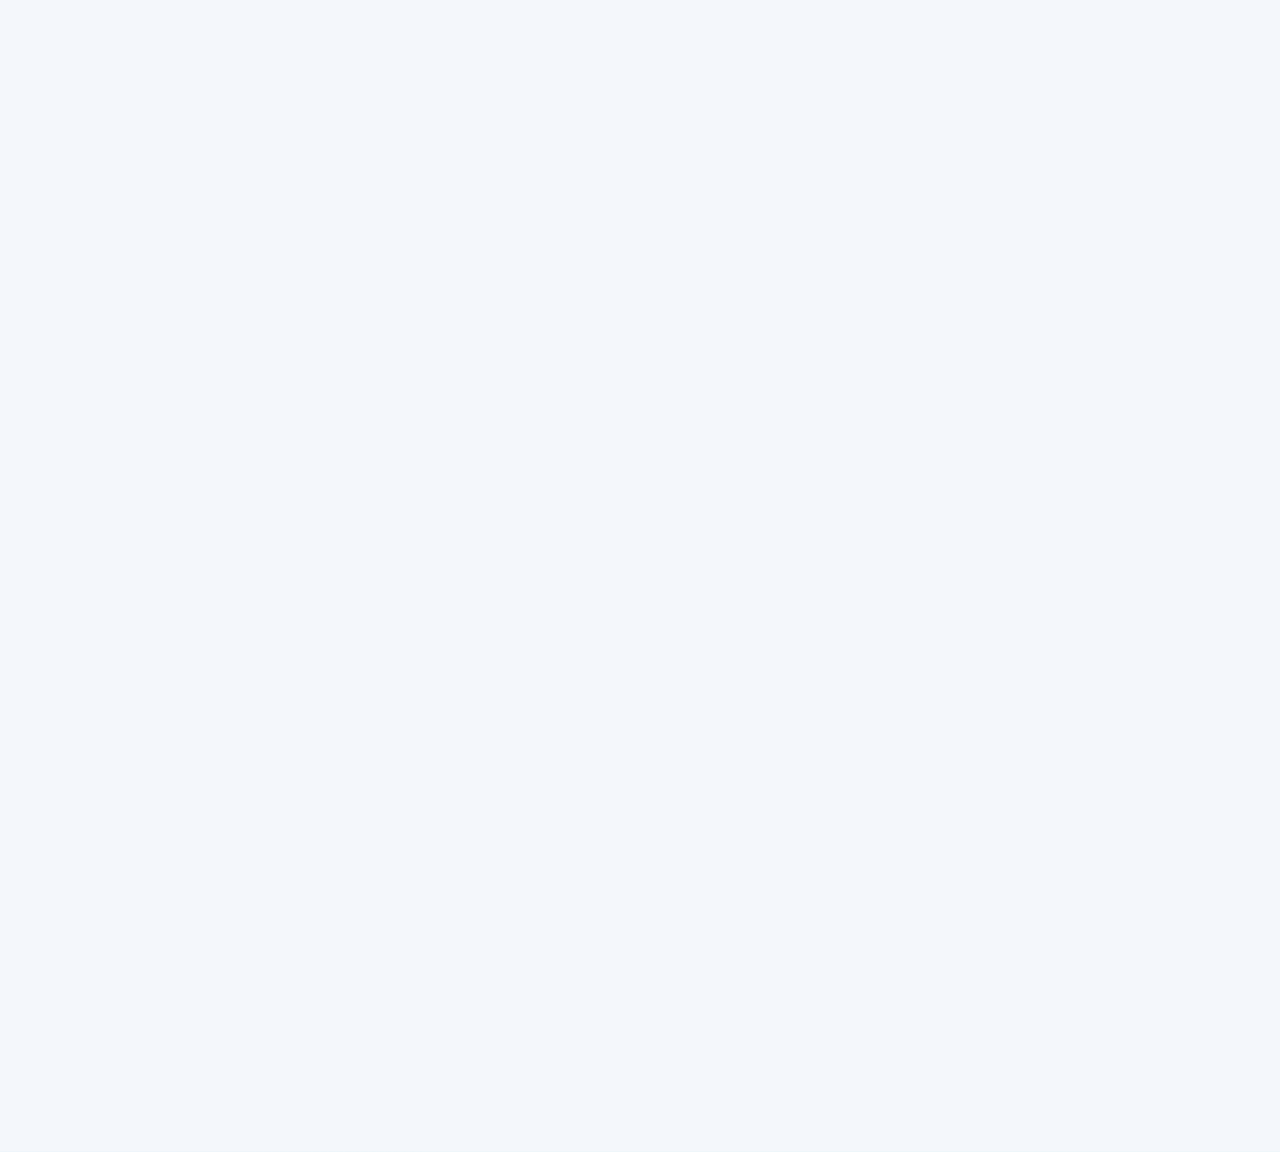
<file: src/studyflow/mlruns/1/cd07e8f86abf4fff82da8e8a9fd7efde/artifacts/index.html>
<!DOCTYPE html>
<html lang="es">
<head>
<meta charset="UTF-8"/>
<meta name="viewport" content="width=device-width, initial-scale=1.0"/>
<title>Aprendizaje por Refuerzo — StudyFlow AI</title>
<style>
:root{
  --bg:#f4f7fb;--card:#fff;--text:#152033;--muted:#64748b;--border:#dbe3ef;
  --primary:#2563eb;--primary-dark:#1e40af;--ok:#16a34a;--ok-bg:#dcfce7;
  --bad:#dc2626;--bad-bg:#fee2e2;--warn:#d97706;--warn-bg:#fef3c7;
  --purple:#7c3aed;--purple-bg:#f3e8ff;--cyan-bg:#ecfeff;--cyan:#0e7490;
  --shadow:0 16px 42px rgba(15,23,42,.08);--radius:24px;
}
html[data-theme="dark"]{
  --bg:#0f1420;--card:#1a2233;--text:#e6ebf5;--muted:#93a0bd;--border:#2c3650;
  --primary:#5b8def;--primary-dark:#7ea6f5;--ok:#22c55e;--ok-bg:#14301f;
  --bad:#f87171;--bad-bg:#3a1717;--warn:#fbbf24;--warn-bg:#3a2c0d;
  --purple:#a78bfa;--purple-bg:#2a2044;--cyan-bg:#0d2b30;--cyan:#5eead4;
  --shadow:0 16px 42px rgba(0,0,0,.45);
}
*{box-sizing:border-box}html{scroll-behavior:smooth}
.skip-link{position:absolute;left:-999px;top:0;background:var(--primary);color:#fff;
  padding:10px 16px;border-radius:0 0 10px 0;z-index:999;font-weight:800}
.skip-link:focus{left:0}
body{
  margin:0;
  font-family:Inter,system-ui,-apple-system,BlinkMacSystemFont,"Segoe UI",sans-serif;
  color:var(--text);
  background:radial-gradient(circle at 10% 0%,#dbeafe 0%,rgba(219,234,254,0) 34%),
             radial-gradient(circle at 90% 8%,#ccfbf1 0%,rgba(204,251,241,0) 34%),
             var(--bg);
  line-height:1.55;
  transition:background-color .2s ease,color .2s ease
}
html[data-theme="dark"] body{
  background:radial-gradient(circle at 10% 0%,#1b2a4a 0%,rgba(27,42,74,0) 34%),
             radial-gradient(circle at 90% 8%,#0d3b3a 0%,rgba(13,59,58,0) 34%),
             var(--bg)
}
header,main,.nav-inner{max-width:1220px;margin:0 auto}
header{padding:34px 20px 18px}
.hero{display:grid;grid-template-columns:1.35fr .65fr;gap:16px}
.hero-card,.stat-card,.panel,.card,.quiz-card,.module{
  background:var(--card);border:1px solid var(--border);
  border-radius:var(--radius);box-shadow:var(--shadow)
}
.hero-card{padding:30px}
.sf-badge{display:inline-block;background:#eff6ff;color:#1d4ed8;border:1px solid #bfdbfe;
  border-radius:999px;padding:5px 12px;font-size:.8rem;font-weight:800;margin-bottom:12px}
html[data-theme="dark"] .sf-badge{background:#1e2a4a;color:#93b4fb;border-color:#2c3d63}
h1{font-size:clamp(2rem,4vw,4rem);line-height:.96;letter-spacing:-.065em;margin:0 0 12px}
h3,h4{letter-spacing:-.025em;margin:0 0 10px}
h4{font-size:1rem;color:var(--text)}
.subtitle{color:var(--muted);font-size:1.05rem;margin:0 0 14px}
.badges{display:flex;flex-wrap:wrap;gap:7px;margin-top:14px}
.badge{display:inline-flex;border-radius:999px;font-weight:900;align-items:center;
  padding:6px 11px;background:#eff6ff;color:#1d4ed8;border:1px solid #bfdbfe;font-size:.82rem}
html[data-theme="dark"] .badge{background:#1e2a4a;color:#93b4fb;border-color:#2c3d63}
.badge.source{background:#f3e8ff;color:#6d28d9;border-color:#ddd6fe}
html[data-theme="dark"] .badge.source{background:#241a3d;color:#c4a9f7;border-color:#382a5c}
.stat-grid{display:grid;gap:12px}
.stat-card{padding:18px}
.stat-number{font-size:2.1rem;font-weight:950;letter-spacing:-.05em}
.stat-label{color:var(--muted);font-size:.93rem}
.progress-card .stat-number{color:var(--ok)}
nav{position:sticky;top:0;z-index:50;background:rgba(244,247,251,.91);
  backdrop-filter:blur(12px);border-top:1px solid rgba(255,255,255,.55);
  border-bottom:1px solid var(--border)}
html[data-theme="dark"] nav{background:rgba(15,20,32,.88);border-top-color:rgba(255,255,255,.06)}
.nav-inner{padding:11px 20px;display:flex;gap:9px;overflow-x:auto;scrollbar-width:none}
.nav-inner::-webkit-scrollbar{display:none}
.nav-link,button{
  border:1px solid var(--border);background:var(--card);color:var(--text);border-radius:999px;
  padding:9px 13px;font-weight:850;white-space:nowrap;cursor:pointer;font-size:.9rem;
  transition:transform .12s ease,border .18s ease,background .18s ease;
  text-decoration:none;display:inline-flex;align-items:center;font-family:inherit
}
.nav-link:hover,button:hover{transform:translateY(-1px);border-color:#93c5fd;background:#f8fbff}
html[data-theme="dark"] .nav-link:hover,html[data-theme="dark"] button:hover{background:#22304d;border-color:#3d5a80}
button.primary{background:var(--primary);color:#fff;border-color:var(--primary)}
button.primary:hover{background:var(--primary-dark)}
.toggle-btn{margin-left:auto}
.toggle-btn[aria-pressed="true"]{background:var(--primary);color:#fff;border-color:var(--primary)}
:focus-visible{outline:3px solid var(--primary);outline-offset:2px}
main{padding:24px 20px 70px}
section{margin:32px 0;padding-top:8px}
.subsection{margin-top:24px}
.section-title{display:flex;justify-content:space-between;align-items:end;gap:16px;margin:0 0 14px;flex-wrap:wrap}
.section-title h2{margin:0;font-size:clamp(1.45rem,2.3vw,2.25rem);letter-spacing:-.045em;line-height:1.05}
.section-title h3{margin:0;font-size:1.25rem}
.section-title p{margin:6px 0 0;color:var(--muted);max-width:850px}
.grid2{display:grid;grid-template-columns:repeat(2,minmax(0,1fr));gap:14px}
.grid3{display:grid;grid-template-columns:repeat(3,minmax(0,1fr));gap:14px}
.panel,.card,.quiz-card,.module{padding:18px}
.muted-note{color:var(--muted)}
.topic-num{display:inline-flex;align-items:center;justify-content:center;
  width:26px;height:26px;background:var(--primary);color:#fff;border-radius:8px;
  font-size:.8rem;font-weight:900;margin-right:10px;flex-shrink:0}
.topic-num-lg{display:inline-flex;align-items:center;justify-content:center;
  width:38px;height:38px;background:var(--primary);color:#fff;border-radius:12px;
  font-size:1.05rem;font-weight:900;margin-right:12px;flex-shrink:0;vertical-align:middle}
.topic-link{color:var(--text);text-decoration:none;display:flex;align-items:center}
.topic-link:hover{color:var(--primary)}
.topic-check{margin-left:8px;color:var(--ok);font-weight:900}
.topic-check.done::after{content:"✓ dominado"}
.pills{display:flex;flex-wrap:wrap;gap:6px;margin-top:10px}
.pill{display:inline-flex;border-radius:999px;font-weight:800;align-items:center;
  padding:4px 10px;font-size:.77rem;background:#eef2ff;color:#3730a3;border:1px solid #c7d2fe}
html[data-theme="dark"] .pill{background:#1e2144;color:#a5b4fc;border-color:#312e70}
/* Tabs */
.subtopic-block{margin-bottom:10px}
.tabs{display:flex;flex-wrap:wrap;gap:8px;margin-bottom:14px}
.tab{border:1px solid var(--border);background:var(--card);color:var(--text);
  border-radius:999px;padding:8px 14px;font-weight:800;cursor:pointer;font-size:.88rem;
  transition:all .15s ease}
.tab.active{background:var(--primary);color:#fff;border-color:var(--primary)}
.tab-content{display:none}.tab-content.active{display:block}
body.expand-all .tab-content{display:block !important;margin-bottom:18px;
  border-top:2px dashed var(--border);padding-top:14px}
body.expand-all .tabs{display:none}
/* Subtopic content */
.subtopic-content{display:grid;gap:14px}
.explanation-panel{border-left:4px solid var(--primary)}
.reading-time{font-size:.8rem;color:var(--muted);font-weight:700;margin-bottom:8px}
.explanation-text p{margin:0 0 10px;color:var(--text);line-height:1.65}
.explanation-text p:last-child{margin-bottom:0}
/* Tables */
table{width:100%;border-collapse:collapse;border:1px solid var(--border);
  border-radius:18px;overflow:hidden;background:var(--card)}
th,td{padding:11px 13px;border-bottom:1px solid var(--border);text-align:left;vertical-align:top}
th{background:rgba(0,0,0,.02);font-weight:800}
html[data-theme="dark"] th{background:rgba(255,255,255,.03)}
tr:last-child td{border-bottom:0}
/* Quiz */
.quiz-grid{display:grid;grid-template-columns:repeat(auto-fill,minmax(340px,1fr));gap:12px}
.quiz-card{padding:18px}
.quiz-card h3{margin:0 0 12px;font-size:.97rem;line-height:1.4;letter-spacing:-.01em}
.opciones{display:grid;gap:7px}
.quiz-option{border:1px solid var(--border);border-radius:12px;padding:10px 13px;
  background:var(--card);cursor:pointer;font-size:.9rem;transition:all .15s ease;font-weight:600;
  text-align:left;width:100%;color:var(--text)}
.quiz-option:hover{background:#f0f7ff;border-color:#93c5fd}
html[data-theme="dark"] .quiz-option:hover{background:#1c2b4a}
.quiz-option.correct{background:var(--ok-bg);border-color:#22c55e;color:#14532d}
html[data-theme="dark"] .quiz-option.correct{color:#86efac}
.quiz-option.wrong{background:var(--bad-bg);border-color:#ef4444;color:#7f1d1d}
html[data-theme="dark"] .quiz-option.wrong{color:#fca5a5}
.quiz-option:disabled{cursor:default}
.quiz-note{margin-top:10px;font-size:.88rem;font-weight:700;border-radius:12px;
  padding:10px 12px;display:none}
.quiz-note.show{display:block}
.quiz-note.ok{background:var(--ok-bg);color:#14532d;border:1px solid #86efac}
.quiz-note.bad{background:var(--bad-bg);color:#7f1d1d;border:1px solid #fecaca}
html[data-theme="dark"] .quiz-note.ok{color:#86efac}
html[data-theme="dark"] .quiz-note.bad{color:#fca5a5}
.retry-btn{margin-top:10px;font-size:.8rem;padding:6px 12px;display:none}
/* Flashcards */
.flashcards{display:grid;grid-template-columns:repeat(auto-fill,minmax(220px,1fr));gap:12px}
.flip{perspective:1000px;min-height:180px;cursor:pointer}
.flip-inner{position:relative;width:100%;min-height:180px;transform-style:preserve-3d;
  transition:transform .45s ease}
.flip.flipped .flip-inner{transform:rotateY(180deg)}
.flip-front,.flip-back{position:absolute;inset:0;border-radius:20px;border:1px solid var(--border);
  background:var(--card);padding:18px;backface-visibility:hidden;box-shadow:var(--shadow);
  display:flex;flex-direction:column;justify-content:center}
.flip-back{transform:rotateY(180deg);background:var(--ok-bg);border-color:#86efac}
.flip-front strong{font-size:1rem;color:var(--primary);display:block;margin-bottom:6px}
.flip-front p{color:var(--muted);font-size:.85rem;margin:0}
.flip-back p{color:#14532d;margin:0 0 10px;font-size:.92rem;line-height:1.5}
html[data-theme="dark"] .flip-back p{color:#bbf7d0}
.flip-actions{display:flex;gap:6px}
.know-btn{font-size:.72rem;padding:5px 9px;border-radius:8px}
.know-btn[data-state="know"].active{background:var(--ok);color:#fff;border-color:var(--ok)}
.know-btn[data-state="review"].active{background:var(--warn);color:#fff;border-color:var(--warn)}
.flip.card-known{opacity:.55}
.flip.card-review .flip-front{border-color:var(--warn);border-width:2px}
.flip.filtered-out{display:none}
/* Exam */
.exam-toolbar{display:flex;flex-wrap:wrap;gap:10px;align-items:center}
.exam-control{display:flex;align-items:center;gap:8px;font-weight:700}
.exam-control input{border:1px solid var(--border);border-radius:8px;padding:6px 8px;font-size:.9rem;
  background:var(--card);color:var(--text)}
.toggle-label{display:flex;align-items:center;gap:6px;font-weight:700;cursor:pointer}
.score{margin-left:auto;background:var(--card);border:1px solid var(--border);
  border-radius:999px;padding:8px 14px;font-weight:900;font-size:.9rem}
.result{border-radius:16px;padding:14px}
.result.good{background:var(--ok-bg);color:#14532d;border:1px solid #86efac}
.result.bad{background:var(--bad-bg);color:#7f1d1d;border:1px solid #fecaca}
.result.warn{background:var(--warn-bg);color:#78350f;border:1px solid #fcd34d}
html[data-theme="dark"] .result.good{color:#86efac}
html[data-theme="dark"] .result.bad{color:#fca5a5}
html[data-theme="dark"] .result.warn{color:#fbbf24}
@media(max-width:900px){
  .hero,.grid2,.grid3{grid-template-columns:1fr}
  .score{margin-left:0;width:100%;text-align:center}
  .section-title{display:block}
}
@media print{
  nav,.exam-toolbar,.toggle-btn,.retry-btn,.flip-actions,.skip-link{display:none !important}
  body{background:white;color:#000}
  .tabs{display:none !important}
  .tab-content{display:block !important;page-break-inside:avoid;margin-bottom:16px}
  .panel,.quiz-card,.module,table,.flip{page-break-inside:avoid}
  .flip{perspective:none;min-height:auto}
  .flip-inner{position:static;transform:none !important;display:block}
  .flip-front,.flip-back{position:static;transform:none !important;box-shadow:none;
    border-radius:8px;margin-bottom:6px}
  .flip-back{background:#f0fdf4}
  .quiz-option{border:1px solid #ccc}
}
</style>
</head>
<body>

<a class="skip-link" href="#main-content">Saltar al contenido</a>

<header>
  <div class="hero">
    <div class="hero-card">
      <div class="sf-badge">⚡ StudyFlow AI</div>
      <h1>Aprendizaje por Refuerzo</h1>
      <p class="subtitle">Material generado automáticamente · 2026-08-26</p>
      <div class="badges">
        <span class="badge">Aprendizaje Automático</span><span class="badge">Conceptos Clave</span><span class="badge">Entorno y Agente</span><span class="badge">Algoritmos y Técnicas</span><span class="badge">Aplicaciones y Casos de Uso</span><span class="badge">Limitaciones y Desafíos</span><span class="badge">Evaluación y Comparación</span><span class="badge">Conclusión y Futuras Direcciones</span>
        <span class="badge source">📄 notas.txt</span>
      </div>
    </div>
    <div class="stat-grid">
      <div class="stat-card">
        <div class="stat-number">8</div>
        <div class="stat-label">temas</div>
      </div>
      <div class="stat-card">
        <div class="stat-number">64</div>
        <div class="stat-label">preguntas test</div>
      </div>
      <div class="stat-card progress-card">
        <div class="stat-number" id="progressCount">0/8</div>
        <div class="stat-label">temas dominados</div>
      </div>
    </div>
  </div>
</header>

<nav>
  <div class="nav-inner">
    <a class="nav-link" href="#overview">📋 Índice</a>
    <a class="nav-link" href="#topic_1">Aprendizaje Automático</a><a class="nav-link" href="#topic_2">Conceptos Clave</a><a class="nav-link" href="#topic_3">Entorno y Agente</a><a class="nav-link" href="#topic_4">Algoritmos y Técnicas</a><a class="nav-link" href="#topic_5">Aplicaciones y Casos de Uso</a><a class="nav-link" href="#topic_6">Limitaciones y Desafíos</a><a class="nav-link" href="#topic_7">Evaluación y Comparación</a><a class="nav-link" href="#topic_8">Conclusión y Futuras Direcciones</a>
    <a class="nav-link" href="#exam">🎓 Simulacro</a>
    <button class="nav-link toggle-btn" id="expandAllBtn" type="button"
      title="Muestra todas las pestañas a la vez (útil para buscar con Ctrl+F)">🔎 Expandir todo</button>
    <button class="nav-link toggle-btn" id="darkModeBtn" type="button"
      aria-pressed="false" title="Alternar modo oscuro">🌙 Oscuro</button>
  </div>
</nav>

<main id="main-content">
  <section id="overview">
  <div class="section-title">
    <div><h2>📋 Índice de contenidos</h2>
    <p>Visión general. Haz clic en un tema para ir directamente. El check aparece cuando superas el 70% en ese tema dentro del simulacro global.</p></div>
  </div>
  <div class="grid3"><div class="module" id="overview-topic_1" data-topic-id="topic_1">
          <h3><a href="#topic_1" class="topic-link">
            <span class="topic-num">1</span>Aprendizaje Automático
            <span class="topic-check" aria-hidden="true"></span>
          </h3>
          <div class="pills">
            <span class="pill">Política</span><span class="pill">Función de Valor</span><span class="pill">Dilema Exploración-Explotación</span>
          </div>
        </div><div class="module" id="overview-topic_2" data-topic-id="topic_2">
          <h3><a href="#topic_2" class="topic-link">
            <span class="topic-num">2</span>Conceptos Clave
            <span class="topic-check" aria-hidden="true"></span>
          </h3>
          <div class="pills">
            <span class="pill">Definición de Aprendizaje por Refuerzo</span><span class="pill">Objetivos del Aprendizaje por Refuerzo</span>
          </div>
        </div><div class="module" id="overview-topic_3" data-topic-id="topic_3">
          <h3><a href="#topic_3" class="topic-link">
            <span class="topic-num">3</span>Entorno y Agente
            <span class="topic-check" aria-hidden="true"></span>
          </h3>
          <div class="pills">
            <span class="pill">Entorno del Aprendizaje por Refuerzo</span><span class="pill">Agente del Aprendizaje por Refuerzo</span>
          </div>
        </div><div class="module" id="overview-topic_4" data-topic-id="topic_4">
          <h3><a href="#topic_4" class="topic-link">
            <span class="topic-num">4</span>Algoritmos y Técnicas
            <span class="topic-check" aria-hidden="true"></span>
          </h3>
          <div class="pills">
            <span class="pill">Algoritmos de Aprendizaje por Refuerzo</span><span class="pill">Técnicas de Aprendizaje por Refuerzo</span>
          </div>
        </div><div class="module" id="overview-topic_5" data-topic-id="topic_5">
          <h3><a href="#topic_5" class="topic-link">
            <span class="topic-num">5</span>Aplicaciones y Casos de Uso
            <span class="topic-check" aria-hidden="true"></span>
          </h3>
          <div class="pills">
            <span class="pill">Aplicaciones de Aprendizaje por Refuerzo</span><span class="pill">Casos de Uso de Aprendizaje por Refuerzo</span>
          </div>
        </div><div class="module" id="overview-topic_6" data-topic-id="topic_6">
          <h3><a href="#topic_6" class="topic-link">
            <span class="topic-num">6</span>Limitaciones y Desafíos
            <span class="topic-check" aria-hidden="true"></span>
          </h3>
          <div class="pills">
            <span class="pill">Limitaciones del Aprendizaje por Refuerzo</span><span class="pill">Desafíos del Aprendizaje por Refuerzo</span>
          </div>
        </div><div class="module" id="overview-topic_7" data-topic-id="topic_7">
          <h3><a href="#topic_7" class="topic-link">
            <span class="topic-num">7</span>Evaluación y Comparación
            <span class="topic-check" aria-hidden="true"></span>
          </h3>
          <div class="pills">
            <span class="pill">Evaluación del Aprendizaje por Refuerzo</span><span class="pill">Comparación con otros Métodos de Aprendizaje</span>
          </div>
        </div><div class="module" id="overview-topic_8" data-topic-id="topic_8">
          <h3><a href="#topic_8" class="topic-link">
            <span class="topic-num">8</span>Conclusión y Futuras Direcciones
            <span class="topic-check" aria-hidden="true"></span>
          </h3>
          <div class="pills">
            <span class="pill">Conclusión del Aprendizaje por Refuerzo</span><span class="pill">Futuras Direcciones del Aprendizaje por Refuerzo</span>
          </div>
        </div></div>
</section>
  <section id="topic_1">
  <div class="section-title">
    <div>
      <h2><span class="topic-num-lg">1</span>Aprendizaje Automático</h2>
      <p>Política  ·  Función de Valor  ·  Dilema Exploración-Explotación</p>
    </div>
  </div>

  <div class="subtopic-block">
  <div class="tabs" role="tablist"><button class="tab active" role="tab" id="tabbtn-topic_1__topic_1_sub_1" aria-controls="topic_1__topic_1_sub_1" aria-selected="true" onclick="openTab('topic_1__topic_1_sub_1', this, 'topic_1')">Política</button><button class="tab" role="tab" id="tabbtn-topic_1__topic_1_sub_2" aria-controls="topic_1__topic_1_sub_2" aria-selected="false" onclick="openTab('topic_1__topic_1_sub_2', this, 'topic_1')">Función de Valor</button><button class="tab" role="tab" id="tabbtn-topic_1__topic_1_sub_3" aria-controls="topic_1__topic_1_sub_3" aria-selected="false" onclick="openTab('topic_1__topic_1_sub_3', this, 'topic_1')">Dilema Exploración-Explotación</button></div>
  <div class="tab-content active" id="topic_1__topic_1_sub_1" role="tabpanel" aria-labelledby="tabbtn-topic_1__topic_1_sub_1"><div class="subtopic-content">
  <div class="panel explanation-panel">
    <div class="reading-time">⏱ ~1 min de lectura</div>
    <div class="explanation-text"><p></p></div>
  </div>
  
</div></div><div class="tab-content" id="topic_1__topic_1_sub_2" role="tabpanel" aria-labelledby="tabbtn-topic_1__topic_1_sub_2"><div class="subtopic-content">
  <div class="panel explanation-panel">
    <div class="reading-time">⏱ ~1 min de lectura</div>
    <div class="explanation-text"><p></p></div>
  </div>
  
</div></div><div class="tab-content" id="topic_1__topic_1_sub_3" role="tabpanel" aria-labelledby="tabbtn-topic_1__topic_1_sub_3"><div class="subtopic-content">
  <div class="panel explanation-panel">
    <div class="reading-time">⏱ ~1 min de lectura</div>
    <div class="explanation-text"><p></p></div>
  </div>
  
</div></div>
</div>

  <div class="subsection">
    <div class="section-title"><div>
      <h3>🃏 Flashcards — Aprendizaje Automático</h3>
      <p>Haz clic o pulsa Enter en cada tarjeta para ver la definición. Marca las que ya sabes.</p>
    </div>
    <label class="toggle-label">
      <input type="checkbox" class="review-filter" data-topic="topic_1"> Solo para repasar
    </label>
    </div>
    <div class="flashcards" data-topic="topic_1"><div class="flip" id="flip-topic_1__fc0" data-fcid="topic_1__fc0" data-topic="topic_1"
          role="button" tabindex="0" aria-pressed="false"
          aria-label="Flashcard: Aprendizaje por Refuerzo (RL). Pulsa Enter para ver la respuesta."
          onclick="flipCard('topic_1__fc0')" onkeydown="if(event.key==='Enter'||event.key===' '){event.preventDefault();flipCard('topic_1__fc0');}">
          <div class="flip-inner">
            <div class="flip-front">
              <strong>Aprendizaje por Refuerzo (RL)</strong>
              <p>Haz clic o Enter para ver</p>
            </div>
            <div class="flip-back">
              <p>Área del aprendizaje automático donde un agente aprende a tomar decisiones interactuando con un entorno para maximizar una recompensa acumulada.</p>
              <div class="flip-actions" onclick="event.stopPropagation()">
                <button type="button" class="know-btn" data-fcid="topic_1__fc0" data-state="know" onclick="markCard(event,'topic_1__fc0','know')">✓ Lo sé</button>
                <button type="button" class="know-btn" data-fcid="topic_1__fc0" data-state="review" onclick="markCard(event,'topic_1__fc0','review')">↻ Repasar</button>
              </div>
            </div>
          </div>
        </div><div class="flip" id="flip-topic_1__fc1" data-fcid="topic_1__fc1" data-topic="topic_1"
          role="button" tabindex="0" aria-pressed="false"
          aria-label="Flashcard: Política. Pulsa Enter para ver la respuesta."
          onclick="flipCard('topic_1__fc1')" onkeydown="if(event.key==='Enter'||event.key===' '){event.preventDefault();flipCard('topic_1__fc1');}">
          <div class="flip-inner">
            <div class="flip-front">
              <strong>Política</strong>
              <p>Haz clic o Enter para ver</p>
            </div>
            <div class="flip-back">
              <p>Función que describe la probabilidad de elegir cada acción en un estado dado.</p>
              <div class="flip-actions" onclick="event.stopPropagation()">
                <button type="button" class="know-btn" data-fcid="topic_1__fc1" data-state="know" onclick="markCard(event,'topic_1__fc1','know')">✓ Lo sé</button>
                <button type="button" class="know-btn" data-fcid="topic_1__fc1" data-state="review" onclick="markCard(event,'topic_1__fc1','review')">↻ Repasar</button>
              </div>
            </div>
          </div>
        </div><div class="flip" id="flip-topic_1__fc2" data-fcid="topic_1__fc2" data-topic="topic_1"
          role="button" tabindex="0" aria-pressed="false"
          aria-label="Flashcard: Función de Valor. Pulsa Enter para ver la respuesta."
          onclick="flipCard('topic_1__fc2')" onkeydown="if(event.key==='Enter'||event.key===' '){event.preventDefault();flipCard('topic_1__fc2');}">
          <div class="flip-inner">
            <div class="flip-front">
              <strong>Función de Valor</strong>
              <p>Haz clic o Enter para ver</p>
            </div>
            <div class="flip-back">
              <p>Representación numérica de la recompensa esperada en un estado dado.</p>
              <div class="flip-actions" onclick="event.stopPropagation()">
                <button type="button" class="know-btn" data-fcid="topic_1__fc2" data-state="know" onclick="markCard(event,'topic_1__fc2','know')">✓ Lo sé</button>
                <button type="button" class="know-btn" data-fcid="topic_1__fc2" data-state="review" onclick="markCard(event,'topic_1__fc2','review')">↻ Repasar</button>
              </div>
            </div>
          </div>
        </div><div class="flip" id="flip-topic_1__fc3" data-fcid="topic_1__fc3" data-topic="topic_1"
          role="button" tabindex="0" aria-pressed="false"
          aria-label="Flashcard: Dilema Exploración-Explotación. Pulsa Enter para ver la respuesta."
          onclick="flipCard('topic_1__fc3')" onkeydown="if(event.key==='Enter'||event.key===' '){event.preventDefault();flipCard('topic_1__fc3');}">
          <div class="flip-inner">
            <div class="flip-front">
              <strong>Dilema Exploración-Explotación</strong>
              <p>Haz clic o Enter para ver</p>
            </div>
            <div class="flip-back">
              <p>Problema de elegir entre explorar nuevos estados o explotar estados conocidos con recompensas altas.</p>
              <div class="flip-actions" onclick="event.stopPropagation()">
                <button type="button" class="know-btn" data-fcid="topic_1__fc3" data-state="know" onclick="markCard(event,'topic_1__fc3','know')">✓ Lo sé</button>
                <button type="button" class="know-btn" data-fcid="topic_1__fc3" data-state="review" onclick="markCard(event,'topic_1__fc3','review')">↻ Repasar</button>
              </div>
            </div>
          </div>
        </div><div class="flip" id="flip-topic_1__fc4" data-fcid="topic_1__fc4" data-topic="topic_1"
          role="button" tabindex="0" aria-pressed="false"
          aria-label="Flashcard: Agente. Pulsa Enter para ver la respuesta."
          onclick="flipCard('topic_1__fc4')" onkeydown="if(event.key==='Enter'||event.key===' '){event.preventDefault();flipCard('topic_1__fc4');}">
          <div class="flip-inner">
            <div class="flip-front">
              <strong>Agente</strong>
              <p>Haz clic o Enter para ver</p>
            </div>
            <div class="flip-back">
              <p>Entidad que aprende a tomar decisiones en un entorno.</p>
              <div class="flip-actions" onclick="event.stopPropagation()">
                <button type="button" class="know-btn" data-fcid="topic_1__fc4" data-state="know" onclick="markCard(event,'topic_1__fc4','know')">✓ Lo sé</button>
                <button type="button" class="know-btn" data-fcid="topic_1__fc4" data-state="review" onclick="markCard(event,'topic_1__fc4','review')">↻ Repasar</button>
              </div>
            </div>
          </div>
        </div><div class="flip" id="flip-topic_1__fc5" data-fcid="topic_1__fc5" data-topic="topic_1"
          role="button" tabindex="0" aria-pressed="false"
          aria-label="Flashcard: Entorno. Pulsa Enter para ver la respuesta."
          onclick="flipCard('topic_1__fc5')" onkeydown="if(event.key==='Enter'||event.key===' '){event.preventDefault();flipCard('topic_1__fc5');}">
          <div class="flip-inner">
            <div class="flip-front">
              <strong>Entorno</strong>
              <p>Haz clic o Enter para ver</p>
            </div>
            <div class="flip-back">
              <p>Mundo en el que el agente interactúa y recibe recompensas.</p>
              <div class="flip-actions" onclick="event.stopPropagation()">
                <button type="button" class="know-btn" data-fcid="topic_1__fc5" data-state="know" onclick="markCard(event,'topic_1__fc5','know')">✓ Lo sé</button>
                <button type="button" class="know-btn" data-fcid="topic_1__fc5" data-state="review" onclick="markCard(event,'topic_1__fc5','review')">↻ Repasar</button>
              </div>
            </div>
          </div>
        </div><div class="flip" id="flip-topic_1__fc6" data-fcid="topic_1__fc6" data-topic="topic_1"
          role="button" tabindex="0" aria-pressed="false"
          aria-label="Flashcard: Recompensa. Pulsa Enter para ver la respuesta."
          onclick="flipCard('topic_1__fc6')" onkeydown="if(event.key==='Enter'||event.key===' '){event.preventDefault();flipCard('topic_1__fc6');}">
          <div class="flip-inner">
            <div class="flip-front">
              <strong>Recompensa</strong>
              <p>Haz clic o Enter para ver</p>
            </div>
            <div class="flip-back">
              <p>Valor numérico que se asigna a cada acción o estado.</p>
              <div class="flip-actions" onclick="event.stopPropagation()">
                <button type="button" class="know-btn" data-fcid="topic_1__fc6" data-state="know" onclick="markCard(event,'topic_1__fc6','know')">✓ Lo sé</button>
                <button type="button" class="know-btn" data-fcid="topic_1__fc6" data-state="review" onclick="markCard(event,'topic_1__fc6','review')">↻ Repasar</button>
              </div>
            </div>
          </div>
        </div><div class="flip" id="flip-topic_1__fc7" data-fcid="topic_1__fc7" data-topic="topic_1"
          role="button" tabindex="0" aria-pressed="false"
          aria-label="Flashcard: Interacción. Pulsa Enter para ver la respuesta."
          onclick="flipCard('topic_1__fc7')" onkeydown="if(event.key==='Enter'||event.key===' '){event.preventDefault();flipCard('topic_1__fc7');}">
          <div class="flip-inner">
            <div class="flip-front">
              <strong>Interacción</strong>
              <p>Haz clic o Enter para ver</p>
            </div>
            <div class="flip-back">
              <p>Proceso por el cual el agente toma decisiones y el entorno responde con recompensas.</p>
              <div class="flip-actions" onclick="event.stopPropagation()">
                <button type="button" class="know-btn" data-fcid="topic_1__fc7" data-state="know" onclick="markCard(event,'topic_1__fc7','know')">✓ Lo sé</button>
                <button type="button" class="know-btn" data-fcid="topic_1__fc7" data-state="review" onclick="markCard(event,'topic_1__fc7','review')">↻ Repasar</button>
              </div>
            </div>
          </div>
        </div><div class="flip" id="flip-topic_1__fc8" data-fcid="topic_1__fc8" data-topic="topic_1"
          role="button" tabindex="0" aria-pressed="false"
          aria-label="Flashcard: Maximizar recompensa. Pulsa Enter para ver la respuesta."
          onclick="flipCard('topic_1__fc8')" onkeydown="if(event.key==='Enter'||event.key===' '){event.preventDefault();flipCard('topic_1__fc8');}">
          <div class="flip-inner">
            <div class="flip-front">
              <strong>Maximizar recompensa</strong>
              <p>Haz clic o Enter para ver</p>
            </div>
            <div class="flip-back">
              <p>Objetivo del agente en el aprendizaje por refuerzo, es maximizar la recompensa acumulada.</p>
              <div class="flip-actions" onclick="event.stopPropagation()">
                <button type="button" class="know-btn" data-fcid="topic_1__fc8" data-state="know" onclick="markCard(event,'topic_1__fc8','know')">✓ Lo sé</button>
                <button type="button" class="know-btn" data-fcid="topic_1__fc8" data-state="review" onclick="markCard(event,'topic_1__fc8','review')">↻ Repasar</button>
              </div>
            </div>
          </div>
        </div><div class="flip" id="flip-topic_1__fc9" data-fcid="topic_1__fc9" data-topic="topic_1"
          role="button" tabindex="0" aria-pressed="false"
          aria-label="Flashcard: Política óptima. Pulsa Enter para ver la respuesta."
          onclick="flipCard('topic_1__fc9')" onkeydown="if(event.key==='Enter'||event.key===' '){event.preventDefault();flipCard('topic_1__fc9');}">
          <div class="flip-inner">
            <div class="flip-front">
              <strong>Política óptima</strong>
              <p>Haz clic o Enter para ver</p>
            </div>
            <div class="flip-back">
              <p>Política que maximiza la recompensa esperada en cada estado.</p>
              <div class="flip-actions" onclick="event.stopPropagation()">
                <button type="button" class="know-btn" data-fcid="topic_1__fc9" data-state="know" onclick="markCard(event,'topic_1__fc9','know')">✓ Lo sé</button>
                <button type="button" class="know-btn" data-fcid="topic_1__fc9" data-state="review" onclick="markCard(event,'topic_1__fc9','review')">↻ Repasar</button>
              </div>
            </div>
          </div>
        </div><div class="flip" id="flip-topic_1__fc10" data-fcid="topic_1__fc10" data-topic="topic_1"
          role="button" tabindex="0" aria-pressed="false"
          aria-label="Flashcard: Función de valor óptima. Pulsa Enter para ver la respuesta."
          onclick="flipCard('topic_1__fc10')" onkeydown="if(event.key==='Enter'||event.key===' '){event.preventDefault();flipCard('topic_1__fc10');}">
          <div class="flip-inner">
            <div class="flip-front">
              <strong>Función de valor óptima</strong>
              <p>Haz clic o Enter para ver</p>
            </div>
            <div class="flip-back">
              <p>Función de valor que representa la recompensa esperada en cada estado, maximizada.</p>
              <div class="flip-actions" onclick="event.stopPropagation()">
                <button type="button" class="know-btn" data-fcid="topic_1__fc10" data-state="know" onclick="markCard(event,'topic_1__fc10','know')">✓ Lo sé</button>
                <button type="button" class="know-btn" data-fcid="topic_1__fc10" data-state="review" onclick="markCard(event,'topic_1__fc10','review')">↻ Repasar</button>
              </div>
            </div>
          </div>
        </div><div class="flip" id="flip-topic_1__fc11" data-fcid="topic_1__fc11" data-topic="topic_1"
          role="button" tabindex="0" aria-pressed="false"
          aria-label="Flashcard: Dilema de exploración. Pulsa Enter para ver la respuesta."
          onclick="flipCard('topic_1__fc11')" onkeydown="if(event.key==='Enter'||event.key===' '){event.preventDefault();flipCard('topic_1__fc11');}">
          <div class="flip-inner">
            <div class="flip-front">
              <strong>Dilema de exploración</strong>
              <p>Haz clic o Enter para ver</p>
            </div>
            <div class="flip-back">
              <p>Problema de elegir entre explorar nuevos estados o seguir una política conocida.</p>
              <div class="flip-actions" onclick="event.stopPropagation()">
                <button type="button" class="know-btn" data-fcid="topic_1__fc11" data-state="know" onclick="markCard(event,'topic_1__fc11','know')">✓ Lo sé</button>
                <button type="button" class="know-btn" data-fcid="topic_1__fc11" data-state="review" onclick="markCard(event,'topic_1__fc11','review')">↻ Repasar</button>
              </div>
            </div>
          </div>
        </div><div class="flip" id="flip-topic_1__fc12" data-fcid="topic_1__fc12" data-topic="topic_1"
          role="button" tabindex="0" aria-pressed="false"
          aria-label="Flashcard: Dilema de explotación. Pulsa Enter para ver la respuesta."
          onclick="flipCard('topic_1__fc12')" onkeydown="if(event.key==='Enter'||event.key===' '){event.preventDefault();flipCard('topic_1__fc12');}">
          <div class="flip-inner">
            <div class="flip-front">
              <strong>Dilema de explotación</strong>
              <p>Haz clic o Enter para ver</p>
            </div>
            <div class="flip-back">
              <p>Problema de elegir entre explotar estados conocidos con recompensas altas o seguir una política óptima.</p>
              <div class="flip-actions" onclick="event.stopPropagation()">
                <button type="button" class="know-btn" data-fcid="topic_1__fc12" data-state="know" onclick="markCard(event,'topic_1__fc12','know')">✓ Lo sé</button>
                <button type="button" class="know-btn" data-fcid="topic_1__fc12" data-state="review" onclick="markCard(event,'topic_1__fc12','review')">↻ Repasar</button>
              </div>
            </div>
          </div>
        </div></div>
  </div>

</section>
<section id="topic_2">
  <div class="section-title">
    <div>
      <h2><span class="topic-num-lg">2</span>Conceptos Clave</h2>
      <p>Definición de Aprendizaje por Refuerzo  ·  Objetivos del Aprendizaje por Refuerzo</p>
    </div>
  </div>

  <div class="subtopic-block">
  <div class="tabs" role="tablist"><button class="tab active" role="tab" id="tabbtn-topic_2__topic_2_sub_1" aria-controls="topic_2__topic_2_sub_1" aria-selected="true" onclick="openTab('topic_2__topic_2_sub_1', this, 'topic_2')">Definición de Aprendizaje por Refuerzo</button><button class="tab" role="tab" id="tabbtn-topic_2__topic_2_sub_2" aria-controls="topic_2__topic_2_sub_2" aria-selected="false" onclick="openTab('topic_2__topic_2_sub_2', this, 'topic_2')">Objetivos del Aprendizaje por Refuerzo</button></div>
  <div class="tab-content active" id="topic_2__topic_2_sub_1" role="tabpanel" aria-labelledby="tabbtn-topic_2__topic_2_sub_1"><div class="subtopic-content">
  <div class="panel explanation-panel">
    <div class="reading-time">⏱ ~1 min de lectura</div>
    <div class="explanation-text"><p></p></div>
  </div>
  
</div></div><div class="tab-content" id="topic_2__topic_2_sub_2" role="tabpanel" aria-labelledby="tabbtn-topic_2__topic_2_sub_2"><div class="subtopic-content">
  <div class="panel explanation-panel">
    <div class="reading-time">⏱ ~1 min de lectura</div>
    <div class="explanation-text"><p>El aprendizaje por refuerzo (RL) es un área del aprendizaje automático donde un agente aprende a tomar decisiones interactuando con un entorno para maximizar una recompensa acumulada. Esto se logra a través de la interacción con el entorno y la recepción de recompensas o penalizaciones por las acciones realizadas. El objetivo principal del RL es encontrar la política óptima, que es la secuencia de acciones que maximiza la recompensa acumulada. Para lograr esto, el agente utiliza la función de valor, que es una representación matemática de la recompensa esperada por cada estado del entorno. La función de valor se utiliza para predecir la recompensa esperada por cada acción y estado, lo que permite al agente tomar decisiones informadas. Sin embargo, el RL también enfrenta el dilema exploración-explotación, que es la decisión de explorar nuevos estados y acciones para maximizar la recompensa a largo plazo o explotar las políticas conocidas para maximizar la recompensa inmediata.</p></div>
  </div>
  <div class="panel" style="margin-top:14px">
      <h4>🔑 Conceptos clave</h4>
      <table>
        <tr><th scope="col">Concepto</th><th scope="col">Definición</th></tr>
        <tr><td><strong>Política</strong></td><td>Secuencia de acciones que maximiza la recompensa acumulada</td></tr><tr><td><strong>Función de valor</strong></td><td>Representación matemática de la recompensa esperada por cada estado del entorno</td></tr><tr><td><strong>Dilema exploración-explotación</strong></td><td>Decisión de explorar nuevos estados y acciones para maximizar la recompensa a largo plazo o explotar las políticas conocidas para maximizar la recompensa inmediata</td></tr><tr><td><strong>Recompensa</strong></td><td>Valor asignado a cada acción o estado del entorno</td></tr><tr><td><strong>Penalización</strong></td><td>Valor negativo asignado a cada acción o estado del entorno</td></tr><tr><td><strong>Entorno</strong></td><td>Sistema o espacio en el que se interactúa y se toman decisiones</td></tr><tr><td><strong>Agente</strong></td><td>Sistema o programa que aprende y toma decisiones en el entorno</td></tr><tr><td><strong>Aprendizaje automático</strong></td><td>Técnica o campo de estudio que se enfoca en el desarrollo de sistemas que pueden aprender y mejorar su desempeño automáticamente</td></tr>
      </table>
    </div>
</div></div>
</div>

  <div class="subsection">
    <div class="section-title"><div>
      <h3>🃏 Flashcards — Conceptos Clave</h3>
      <p>Haz clic o pulsa Enter en cada tarjeta para ver la definición. Marca las que ya sabes.</p>
    </div>
    <label class="toggle-label">
      <input type="checkbox" class="review-filter" data-topic="topic_2"> Solo para repasar
    </label>
    </div>
    <div class="flashcards" data-topic="topic_2"><div class="flip" id="flip-topic_2__fc0" data-fcid="topic_2__fc0" data-topic="topic_2"
          role="button" tabindex="0" aria-pressed="false"
          aria-label="Flashcard: Aprendizaje por refuerzo (RL). Pulsa Enter para ver la respuesta."
          onclick="flipCard('topic_2__fc0')" onkeydown="if(event.key==='Enter'||event.key===' '){event.preventDefault();flipCard('topic_2__fc0');}">
          <div class="flip-inner">
            <div class="flip-front">
              <strong>Aprendizaje por refuerzo (RL)</strong>
              <p>Haz clic o Enter para ver</p>
            </div>
            <div class="flip-back">
              <p>Un área del aprendizaje automático donde un agente aprende a tomar decisiones interactuando con un entorno para maximizar una recompensa acumulada.</p>
              <div class="flip-actions" onclick="event.stopPropagation()">
                <button type="button" class="know-btn" data-fcid="topic_2__fc0" data-state="know" onclick="markCard(event,'topic_2__fc0','know')">✓ Lo sé</button>
                <button type="button" class="know-btn" data-fcid="topic_2__fc0" data-state="review" onclick="markCard(event,'topic_2__fc0','review')">↻ Repasar</button>
              </div>
            </div>
          </div>
        </div><div class="flip" id="flip-topic_2__fc1" data-fcid="topic_2__fc1" data-topic="topic_2"
          role="button" tabindex="0" aria-pressed="false"
          aria-label="Flashcard: Política. Pulsa Enter para ver la respuesta."
          onclick="flipCard('topic_2__fc1')" onkeydown="if(event.key==='Enter'||event.key===' '){event.preventDefault();flipCard('topic_2__fc1');}">
          <div class="flip-inner">
            <div class="flip-front">
              <strong>Política</strong>
              <p>Haz clic o Enter para ver</p>
            </div>
            <div class="flip-back">
              <p>La estrategia adoptada por el agente para tomar decisiones en el entorno.</p>
              <div class="flip-actions" onclick="event.stopPropagation()">
                <button type="button" class="know-btn" data-fcid="topic_2__fc1" data-state="know" onclick="markCard(event,'topic_2__fc1','know')">✓ Lo sé</button>
                <button type="button" class="know-btn" data-fcid="topic_2__fc1" data-state="review" onclick="markCard(event,'topic_2__fc1','review')">↻ Repasar</button>
              </div>
            </div>
          </div>
        </div><div class="flip" id="flip-topic_2__fc2" data-fcid="topic_2__fc2" data-topic="topic_2"
          role="button" tabindex="0" aria-pressed="false"
          aria-label="Flashcard: Función de valor. Pulsa Enter para ver la respuesta."
          onclick="flipCard('topic_2__fc2')" onkeydown="if(event.key==='Enter'||event.key===' '){event.preventDefault();flipCard('topic_2__fc2');}">
          <div class="flip-inner">
            <div class="flip-front">
              <strong>Función de valor</strong>
              <p>Haz clic o Enter para ver</p>
            </div>
            <div class="flip-back">
              <p>Un valor asociado a cada estado del entorno que representa la recompensa esperada en ese estado.</p>
              <div class="flip-actions" onclick="event.stopPropagation()">
                <button type="button" class="know-btn" data-fcid="topic_2__fc2" data-state="know" onclick="markCard(event,'topic_2__fc2','know')">✓ Lo sé</button>
                <button type="button" class="know-btn" data-fcid="topic_2__fc2" data-state="review" onclick="markCard(event,'topic_2__fc2','review')">↻ Repasar</button>
              </div>
            </div>
          </div>
        </div><div class="flip" id="flip-topic_2__fc3" data-fcid="topic_2__fc3" data-topic="topic_2"
          role="button" tabindex="0" aria-pressed="false"
          aria-label="Flashcard: Dilema exploración-explotación. Pulsa Enter para ver la respuesta."
          onclick="flipCard('topic_2__fc3')" onkeydown="if(event.key==='Enter'||event.key===' '){event.preventDefault();flipCard('topic_2__fc3');}">
          <div class="flip-inner">
            <div class="flip-front">
              <strong>Dilema exploración-explotación</strong>
              <p>Haz clic o Enter para ver</p>
            </div>
            <div class="flip-back">
              <p>El problema de equilibrar la exploración del entorno para descubrir nuevas políticas y la explotación de la política actual para maximizar la recompensa.</p>
              <div class="flip-actions" onclick="event.stopPropagation()">
                <button type="button" class="know-btn" data-fcid="topic_2__fc3" data-state="know" onclick="markCard(event,'topic_2__fc3','know')">✓ Lo sé</button>
                <button type="button" class="know-btn" data-fcid="topic_2__fc3" data-state="review" onclick="markCard(event,'topic_2__fc3','review')">↻ Repasar</button>
              </div>
            </div>
          </div>
        </div><div class="flip" id="flip-topic_2__fc4" data-fcid="topic_2__fc4" data-topic="topic_2"
          role="button" tabindex="0" aria-pressed="false"
          aria-label="Flashcard: Recompensa acumulada. Pulsa Enter para ver la respuesta."
          onclick="flipCard('topic_2__fc4')" onkeydown="if(event.key==='Enter'||event.key===' '){event.preventDefault();flipCard('topic_2__fc4');}">
          <div class="flip-inner">
            <div class="flip-front">
              <strong>Recompensa acumulada</strong>
              <p>Haz clic o Enter para ver</p>
            </div>
            <div class="flip-back">
              <p>La suma de las recompensas obtenidas en cada paso del agente.</p>
              <div class="flip-actions" onclick="event.stopPropagation()">
                <button type="button" class="know-btn" data-fcid="topic_2__fc4" data-state="know" onclick="markCard(event,'topic_2__fc4','know')">✓ Lo sé</button>
                <button type="button" class="know-btn" data-fcid="topic_2__fc4" data-state="review" onclick="markCard(event,'topic_2__fc4','review')">↻ Repasar</button>
              </div>
            </div>
          </div>
        </div><div class="flip" id="flip-topic_2__fc5" data-fcid="topic_2__fc5" data-topic="topic_2"
          role="button" tabindex="0" aria-pressed="false"
          aria-label="Flashcard: Entorno. Pulsa Enter para ver la respuesta."
          onclick="flipCard('topic_2__fc5')" onkeydown="if(event.key==='Enter'||event.key===' '){event.preventDefault();flipCard('topic_2__fc5');}">
          <div class="flip-inner">
            <div class="flip-front">
              <strong>Entorno</strong>
              <p>Haz clic o Enter para ver</p>
            </div>
            <div class="flip-back">
              <p>El espacio en el que se desarrolla la interacción entre el agente y la política.</p>
              <div class="flip-actions" onclick="event.stopPropagation()">
                <button type="button" class="know-btn" data-fcid="topic_2__fc5" data-state="know" onclick="markCard(event,'topic_2__fc5','know')">✓ Lo sé</button>
                <button type="button" class="know-btn" data-fcid="topic_2__fc5" data-state="review" onclick="markCard(event,'topic_2__fc5','review')">↻ Repasar</button>
              </div>
            </div>
          </div>
        </div><div class="flip" id="flip-topic_2__fc6" data-fcid="topic_2__fc6" data-topic="topic_2"
          role="button" tabindex="0" aria-pressed="false"
          aria-label="Flashcard: Agente. Pulsa Enter para ver la respuesta."
          onclick="flipCard('topic_2__fc6')" onkeydown="if(event.key==='Enter'||event.key===' '){event.preventDefault();flipCard('topic_2__fc6');}">
          <div class="flip-inner">
            <div class="flip-front">
              <strong>Agente</strong>
              <p>Haz clic o Enter para ver</p>
            </div>
            <div class="flip-back">
              <p>El sistema que aprende a tomar decisiones en el entorno.</p>
              <div class="flip-actions" onclick="event.stopPropagation()">
                <button type="button" class="know-btn" data-fcid="topic_2__fc6" data-state="know" onclick="markCard(event,'topic_2__fc6','know')">✓ Lo sé</button>
                <button type="button" class="know-btn" data-fcid="topic_2__fc6" data-state="review" onclick="markCard(event,'topic_2__fc6','review')">↻ Repasar</button>
              </div>
            </div>
          </div>
        </div><div class="flip" id="flip-topic_2__fc7" data-fcid="topic_2__fc7" data-topic="topic_2"
          role="button" tabindex="0" aria-pressed="false"
          aria-label="Flashcard: Interacción. Pulsa Enter para ver la respuesta."
          onclick="flipCard('topic_2__fc7')" onkeydown="if(event.key==='Enter'||event.key===' '){event.preventDefault();flipCard('topic_2__fc7');}">
          <div class="flip-inner">
            <div class="flip-front">
              <strong>Interacción</strong>
              <p>Haz clic o Enter para ver</p>
            </div>
            <div class="flip-back">
              <p>El proceso en el que el agente toma decisiones y recibe recompensas en el entorno.</p>
              <div class="flip-actions" onclick="event.stopPropagation()">
                <button type="button" class="know-btn" data-fcid="topic_2__fc7" data-state="know" onclick="markCard(event,'topic_2__fc7','know')">✓ Lo sé</button>
                <button type="button" class="know-btn" data-fcid="topic_2__fc7" data-state="review" onclick="markCard(event,'topic_2__fc7','review')">↻ Repasar</button>
              </div>
            </div>
          </div>
        </div><div class="flip" id="flip-topic_2__fc8" data-fcid="topic_2__fc8" data-topic="topic_2"
          role="button" tabindex="0" aria-pressed="false"
          aria-label="Flashcard: Maximizar recompensa. Pulsa Enter para ver la respuesta."
          onclick="flipCard('topic_2__fc8')" onkeydown="if(event.key==='Enter'||event.key===' '){event.preventDefault();flipCard('topic_2__fc8');}">
          <div class="flip-inner">
            <div class="flip-front">
              <strong>Maximizar recompensa</strong>
              <p>Haz clic o Enter para ver</p>
            </div>
            <div class="flip-back">
              <p>El objetivo del agente es maximizar la recompensa acumulada en el entorno.</p>
              <div class="flip-actions" onclick="event.stopPropagation()">
                <button type="button" class="know-btn" data-fcid="topic_2__fc8" data-state="know" onclick="markCard(event,'topic_2__fc8','know')">✓ Lo sé</button>
                <button type="button" class="know-btn" data-fcid="topic_2__fc8" data-state="review" onclick="markCard(event,'topic_2__fc8','review')">↻ Repasar</button>
              </div>
            </div>
          </div>
        </div><div class="flip" id="flip-topic_2__fc9" data-fcid="topic_2__fc9" data-topic="topic_2"
          role="button" tabindex="0" aria-pressed="false"
          aria-label="Flashcard: Exploración. Pulsa Enter para ver la respuesta."
          onclick="flipCard('topic_2__fc9')" onkeydown="if(event.key==='Enter'||event.key===' '){event.preventDefault();flipCard('topic_2__fc9');}">
          <div class="flip-inner">
            <div class="flip-front">
              <strong>Exploración</strong>
              <p>Haz clic o Enter para ver</p>
            </div>
            <div class="flip-back">
              <p>El proceso de descubrir nuevas políticas y estados del entorno.</p>
              <div class="flip-actions" onclick="event.stopPropagation()">
                <button type="button" class="know-btn" data-fcid="topic_2__fc9" data-state="know" onclick="markCard(event,'topic_2__fc9','know')">✓ Lo sé</button>
                <button type="button" class="know-btn" data-fcid="topic_2__fc9" data-state="review" onclick="markCard(event,'topic_2__fc9','review')">↻ Repasar</button>
              </div>
            </div>
          </div>
        </div><div class="flip" id="flip-topic_2__fc10" data-fcid="topic_2__fc10" data-topic="topic_2"
          role="button" tabindex="0" aria-pressed="false"
          aria-label="Flashcard: Explotación. Pulsa Enter para ver la respuesta."
          onclick="flipCard('topic_2__fc10')" onkeydown="if(event.key==='Enter'||event.key===' '){event.preventDefault();flipCard('topic_2__fc10');}">
          <div class="flip-inner">
            <div class="flip-front">
              <strong>Explotación</strong>
              <p>Haz clic o Enter para ver</p>
            </div>
            <div class="flip-back">
              <p>El proceso de maximizar la recompensa utilizando la política actual.</p>
              <div class="flip-actions" onclick="event.stopPropagation()">
                <button type="button" class="know-btn" data-fcid="topic_2__fc10" data-state="know" onclick="markCard(event,'topic_2__fc10','know')">✓ Lo sé</button>
                <button type="button" class="know-btn" data-fcid="topic_2__fc10" data-state="review" onclick="markCard(event,'topic_2__fc10','review')">↻ Repasar</button>
              </div>
            </div>
          </div>
        </div></div>
  </div>

</section>
<section id="topic_3">
  <div class="section-title">
    <div>
      <h2><span class="topic-num-lg">3</span>Entorno y Agente</h2>
      <p>Entorno del Aprendizaje por Refuerzo  ·  Agente del Aprendizaje por Refuerzo</p>
    </div>
  </div>

  <div class="subtopic-block">
  <div class="tabs" role="tablist"><button class="tab active" role="tab" id="tabbtn-topic_3__topic_3_sub_1" aria-controls="topic_3__topic_3_sub_1" aria-selected="true" onclick="openTab('topic_3__topic_3_sub_1', this, 'topic_3')">Entorno del Aprendizaje por Refuerzo</button><button class="tab" role="tab" id="tabbtn-topic_3__topic_3_sub_2" aria-controls="topic_3__topic_3_sub_2" aria-selected="false" onclick="openTab('topic_3__topic_3_sub_2', this, 'topic_3')">Agente del Aprendizaje por Refuerzo</button></div>
  <div class="tab-content active" id="topic_3__topic_3_sub_1" role="tabpanel" aria-labelledby="tabbtn-topic_3__topic_3_sub_1"><div class="subtopic-content">
  <div class="panel explanation-panel">
    <div class="reading-time">⏱ ~1 min de lectura</div>
    <div class="explanation-text"><p></p></div>
  </div>
  
</div></div><div class="tab-content" id="topic_3__topic_3_sub_2" role="tabpanel" aria-labelledby="tabbtn-topic_3__topic_3_sub_2"><div class="subtopic-content">
  <div class="panel explanation-panel">
    <div class="reading-time">⏱ ~1 min de lectura</div>
    <div class="explanation-text"><p></p></div>
  </div>
  
</div></div>
</div>

  <div class="subsection">
    <div class="section-title"><div>
      <h3>🃏 Flashcards — Entorno y Agente</h3>
      <p>Haz clic o pulsa Enter en cada tarjeta para ver la definición. Marca las que ya sabes.</p>
    </div>
    <label class="toggle-label">
      <input type="checkbox" class="review-filter" data-topic="topic_3"> Solo para repasar
    </label>
    </div>
    <div class="flashcards" data-topic="topic_3"><div class="flip" id="flip-topic_3__fc0" data-fcid="topic_3__fc0" data-topic="topic_3"
          role="button" tabindex="0" aria-pressed="false"
          aria-label="Flashcard: Entorno. Pulsa Enter para ver la respuesta."
          onclick="flipCard('topic_3__fc0')" onkeydown="if(event.key==='Enter'||event.key===' '){event.preventDefault();flipCard('topic_3__fc0');}">
          <div class="flip-inner">
            <div class="flip-front">
              <strong>Entorno</strong>
              <p>Haz clic o Enter para ver</p>
            </div>
            <div class="flip-back">
              <p>El espacio en el que se desarrolla la interacción entre el agente y la recompensa.</p>
              <div class="flip-actions" onclick="event.stopPropagation()">
                <button type="button" class="know-btn" data-fcid="topic_3__fc0" data-state="know" onclick="markCard(event,'topic_3__fc0','know')">✓ Lo sé</button>
                <button type="button" class="know-btn" data-fcid="topic_3__fc0" data-state="review" onclick="markCard(event,'topic_3__fc0','review')">↻ Repasar</button>
              </div>
            </div>
          </div>
        </div><div class="flip" id="flip-topic_3__fc1" data-fcid="topic_3__fc1" data-topic="topic_3"
          role="button" tabindex="0" aria-pressed="false"
          aria-label="Flashcard: Agente. Pulsa Enter para ver la respuesta."
          onclick="flipCard('topic_3__fc1')" onkeydown="if(event.key==='Enter'||event.key===' '){event.preventDefault();flipCard('topic_3__fc1');}">
          <div class="flip-inner">
            <div class="flip-front">
              <strong>Agente</strong>
              <p>Haz clic o Enter para ver</p>
            </div>
            <div class="flip-back">
              <p>El sistema que toma decisiones y interactúa con el entorno para maximizar la recompensa.</p>
              <div class="flip-actions" onclick="event.stopPropagation()">
                <button type="button" class="know-btn" data-fcid="topic_3__fc1" data-state="know" onclick="markCard(event,'topic_3__fc1','know')">✓ Lo sé</button>
                <button type="button" class="know-btn" data-fcid="topic_3__fc1" data-state="review" onclick="markCard(event,'topic_3__fc1','review')">↻ Repasar</button>
              </div>
            </div>
          </div>
        </div><div class="flip" id="flip-topic_3__fc2" data-fcid="topic_3__fc2" data-topic="topic_3"
          role="button" tabindex="0" aria-pressed="false"
          aria-label="Flashcard: Política. Pulsa Enter para ver la respuesta."
          onclick="flipCard('topic_3__fc2')" onkeydown="if(event.key==='Enter'||event.key===' '){event.preventDefault();flipCard('topic_3__fc2');}">
          <div class="flip-inner">
            <div class="flip-front">
              <strong>Política</strong>
              <p>Haz clic o Enter para ver</p>
            </div>
            <div class="flip-back">
              <p>La estrategia de acción del agente en función de la situación actual y la recompensa esperada.</p>
              <div class="flip-actions" onclick="event.stopPropagation()">
                <button type="button" class="know-btn" data-fcid="topic_3__fc2" data-state="know" onclick="markCard(event,'topic_3__fc2','know')">✓ Lo sé</button>
                <button type="button" class="know-btn" data-fcid="topic_3__fc2" data-state="review" onclick="markCard(event,'topic_3__fc2','review')">↻ Repasar</button>
              </div>
            </div>
          </div>
        </div><div class="flip" id="flip-topic_3__fc3" data-fcid="topic_3__fc3" data-topic="topic_3"
          role="button" tabindex="0" aria-pressed="false"
          aria-label="Flashcard: Función de valor. Pulsa Enter para ver la respuesta."
          onclick="flipCard('topic_3__fc3')" onkeydown="if(event.key==='Enter'||event.key===' '){event.preventDefault();flipCard('topic_3__fc3');}">
          <div class="flip-inner">
            <div class="flip-front">
              <strong>Función de valor</strong>
              <p>Haz clic o Enter para ver</p>
            </div>
            <div class="flip-back">
              <p>Un valor asociado a cada estado del entorno que representa la recompensa esperada.</p>
              <div class="flip-actions" onclick="event.stopPropagation()">
                <button type="button" class="know-btn" data-fcid="topic_3__fc3" data-state="know" onclick="markCard(event,'topic_3__fc3','know')">✓ Lo sé</button>
                <button type="button" class="know-btn" data-fcid="topic_3__fc3" data-state="review" onclick="markCard(event,'topic_3__fc3','review')">↻ Repasar</button>
              </div>
            </div>
          </div>
        </div><div class="flip" id="flip-topic_3__fc4" data-fcid="topic_3__fc4" data-topic="topic_3"
          role="button" tabindex="0" aria-pressed="false"
          aria-label="Flashcard: Recompensa. Pulsa Enter para ver la respuesta."
          onclick="flipCard('topic_3__fc4')" onkeydown="if(event.key==='Enter'||event.key===' '){event.preventDefault();flipCard('topic_3__fc4');}">
          <div class="flip-inner">
            <div class="flip-front">
              <strong>Recompensa</strong>
              <p>Haz clic o Enter para ver</p>
            </div>
            <div class="flip-back">
              <p>La recompensa es una medida de la buena o mala acción del agente en el entorno.</p>
              <div class="flip-actions" onclick="event.stopPropagation()">
                <button type="button" class="know-btn" data-fcid="topic_3__fc4" data-state="know" onclick="markCard(event,'topic_3__fc4','know')">✓ Lo sé</button>
                <button type="button" class="know-btn" data-fcid="topic_3__fc4" data-state="review" onclick="markCard(event,'topic_3__fc4','review')">↻ Repasar</button>
              </div>
            </div>
          </div>
        </div><div class="flip" id="flip-topic_3__fc5" data-fcid="topic_3__fc5" data-topic="topic_3"
          role="button" tabindex="0" aria-pressed="false"
          aria-label="Flashcard: Aprendizaje por refuerzo (RL). Pulsa Enter para ver la respuesta."
          onclick="flipCard('topic_3__fc5')" onkeydown="if(event.key==='Enter'||event.key===' '){event.preventDefault();flipCard('topic_3__fc5');}">
          <div class="flip-inner">
            <div class="flip-front">
              <strong>Aprendizaje por refuerzo (RL)</strong>
              <p>Haz clic o Enter para ver</p>
            </div>
            <div class="flip-back">
              <p>Un área del aprendizaje automático donde un agente aprende a tomar decisiones interactuando con un entorno.</p>
              <div class="flip-actions" onclick="event.stopPropagation()">
                <button type="button" class="know-btn" data-fcid="topic_3__fc5" data-state="know" onclick="markCard(event,'topic_3__fc5','know')">✓ Lo sé</button>
                <button type="button" class="know-btn" data-fcid="topic_3__fc5" data-state="review" onclick="markCard(event,'topic_3__fc5','review')">↻ Repasar</button>
              </div>
            </div>
          </div>
        </div><div class="flip" id="flip-topic_3__fc6" data-fcid="topic_3__fc6" data-topic="topic_3"
          role="button" tabindex="0" aria-pressed="false"
          aria-label="Flashcard: Dilema exploración-explotación. Pulsa Enter para ver la respuesta."
          onclick="flipCard('topic_3__fc6')" onkeydown="if(event.key==='Enter'||event.key===' '){event.preventDefault();flipCard('topic_3__fc6');}">
          <div class="flip-inner">
            <div class="flip-front">
              <strong>Dilema exploración-explotación</strong>
              <p>Haz clic o Enter para ver</p>
            </div>
            <div class="flip-back">
              <p>El problema de elegir entre explorar nuevos estados o explotar estados conocidos.</p>
              <div class="flip-actions" onclick="event.stopPropagation()">
                <button type="button" class="know-btn" data-fcid="topic_3__fc6" data-state="know" onclick="markCard(event,'topic_3__fc6','know')">✓ Lo sé</button>
                <button type="button" class="know-btn" data-fcid="topic_3__fc6" data-state="review" onclick="markCard(event,'topic_3__fc6','review')">↻ Repasar</button>
              </div>
            </div>
          </div>
        </div><div class="flip" id="flip-topic_3__fc7" data-fcid="topic_3__fc7" data-topic="topic_3"
          role="button" tabindex="0" aria-pressed="false"
          aria-label="Flashcard: Interacción. Pulsa Enter para ver la respuesta."
          onclick="flipCard('topic_3__fc7')" onkeydown="if(event.key==='Enter'||event.key===' '){event.preventDefault();flipCard('topic_3__fc7');}">
          <div class="flip-inner">
            <div class="flip-front">
              <strong>Interacción</strong>
              <p>Haz clic o Enter para ver</p>
            </div>
            <div class="flip-back">
              <p>El proceso mediante el cual el agente toma decisiones y el entorno responde con recompensas.</p>
              <div class="flip-actions" onclick="event.stopPropagation()">
                <button type="button" class="know-btn" data-fcid="topic_3__fc7" data-state="know" onclick="markCard(event,'topic_3__fc7','know')">✓ Lo sé</button>
                <button type="button" class="know-btn" data-fcid="topic_3__fc7" data-state="review" onclick="markCard(event,'topic_3__fc7','review')">↻ Repasar</button>
              </div>
            </div>
          </div>
        </div><div class="flip" id="flip-topic_3__fc8" data-fcid="topic_3__fc8" data-topic="topic_3"
          role="button" tabindex="0" aria-pressed="false"
          aria-label="Flashcard: Estado. Pulsa Enter para ver la respuesta."
          onclick="flipCard('topic_3__fc8')" onkeydown="if(event.key==='Enter'||event.key===' '){event.preventDefault();flipCard('topic_3__fc8');}">
          <div class="flip-inner">
            <div class="flip-front">
              <strong>Estado</strong>
              <p>Haz clic o Enter para ver</p>
            </div>
            <div class="flip-back">
              <p>La situación actual del entorno en la que el agente toma decisiones.</p>
              <div class="flip-actions" onclick="event.stopPropagation()">
                <button type="button" class="know-btn" data-fcid="topic_3__fc8" data-state="know" onclick="markCard(event,'topic_3__fc8','know')">✓ Lo sé</button>
                <button type="button" class="know-btn" data-fcid="topic_3__fc8" data-state="review" onclick="markCard(event,'topic_3__fc8','review')">↻ Repasar</button>
              </div>
            </div>
          </div>
        </div><div class="flip" id="flip-topic_3__fc9" data-fcid="topic_3__fc9" data-topic="topic_3"
          role="button" tabindex="0" aria-pressed="false"
          aria-label="Flashcard: Acción. Pulsa Enter para ver la respuesta."
          onclick="flipCard('topic_3__fc9')" onkeydown="if(event.key==='Enter'||event.key===' '){event.preventDefault();flipCard('topic_3__fc9');}">
          <div class="flip-inner">
            <div class="flip-front">
              <strong>Acción</strong>
              <p>Haz clic o Enter para ver</p>
            </div>
            <div class="flip-back">
              <p>La decisión tomada por el agente en un estado determinado.</p>
              <div class="flip-actions" onclick="event.stopPropagation()">
                <button type="button" class="know-btn" data-fcid="topic_3__fc9" data-state="know" onclick="markCard(event,'topic_3__fc9','know')">✓ Lo sé</button>
                <button type="button" class="know-btn" data-fcid="topic_3__fc9" data-state="review" onclick="markCard(event,'topic_3__fc9','review')">↻ Repasar</button>
              </div>
            </div>
          </div>
        </div></div>
  </div>

</section>
<section id="topic_4">
  <div class="section-title">
    <div>
      <h2><span class="topic-num-lg">4</span>Algoritmos y Técnicas</h2>
      <p>Algoritmos de Aprendizaje por Refuerzo  ·  Técnicas de Aprendizaje por Refuerzo</p>
    </div>
  </div>

  <div class="subtopic-block">
  <div class="tabs" role="tablist"><button class="tab active" role="tab" id="tabbtn-topic_4__topic_4_sub_1" aria-controls="topic_4__topic_4_sub_1" aria-selected="true" onclick="openTab('topic_4__topic_4_sub_1', this, 'topic_4')">Algoritmos de Aprendizaje por Refuerzo</button><button class="tab" role="tab" id="tabbtn-topic_4__topic_4_sub_2" aria-controls="topic_4__topic_4_sub_2" aria-selected="false" onclick="openTab('topic_4__topic_4_sub_2', this, 'topic_4')">Técnicas de Aprendizaje por Refuerzo</button></div>
  <div class="tab-content active" id="topic_4__topic_4_sub_1" role="tabpanel" aria-labelledby="tabbtn-topic_4__topic_4_sub_1"><div class="subtopic-content">
  <div class="panel explanation-panel">
    <div class="reading-time">⏱ ~1 min de lectura</div>
    <div class="explanation-text"><p></p></div>
  </div>
  
</div></div><div class="tab-content" id="topic_4__topic_4_sub_2" role="tabpanel" aria-labelledby="tabbtn-topic_4__topic_4_sub_2"><div class="subtopic-content">
  <div class="panel explanation-panel">
    <div class="reading-time">⏱ ~1 min de lectura</div>
    <div class="explanation-text"><p></p></div>
  </div>
  
</div></div>
</div>

  <div class="subsection">
    <div class="section-title"><div>
      <h3>🃏 Flashcards — Algoritmos y Técnicas</h3>
      <p>Haz clic o pulsa Enter en cada tarjeta para ver la definición. Marca las que ya sabes.</p>
    </div>
    <label class="toggle-label">
      <input type="checkbox" class="review-filter" data-topic="topic_4"> Solo para repasar
    </label>
    </div>
    <div class="flashcards" data-topic="topic_4"><div class="flip" id="flip-topic_4__fc0" data-fcid="topic_4__fc0" data-topic="topic_4"
          role="button" tabindex="0" aria-pressed="false"
          aria-label="Flashcard: Aprendizaje por Refuerzo (RL). Pulsa Enter para ver la respuesta."
          onclick="flipCard('topic_4__fc0')" onkeydown="if(event.key==='Enter'||event.key===' '){event.preventDefault();flipCard('topic_4__fc0');}">
          <div class="flip-inner">
            <div class="flip-front">
              <strong>Aprendizaje por Refuerzo (RL)</strong>
              <p>Haz clic o Enter para ver</p>
            </div>
            <div class="flip-back">
              <p>Un área del aprendizaje automático donde un agente aprende a tomar decisiones interactuando con un entorno para maximizar una recompensa acumulada.</p>
              <div class="flip-actions" onclick="event.stopPropagation()">
                <button type="button" class="know-btn" data-fcid="topic_4__fc0" data-state="know" onclick="markCard(event,'topic_4__fc0','know')">✓ Lo sé</button>
                <button type="button" class="know-btn" data-fcid="topic_4__fc0" data-state="review" onclick="markCard(event,'topic_4__fc0','review')">↻ Repasar</button>
              </div>
            </div>
          </div>
        </div><div class="flip" id="flip-topic_4__fc1" data-fcid="topic_4__fc1" data-topic="topic_4"
          role="button" tabindex="0" aria-pressed="false"
          aria-label="Flashcard: Política. Pulsa Enter para ver la respuesta."
          onclick="flipCard('topic_4__fc1')" onkeydown="if(event.key==='Enter'||event.key===' '){event.preventDefault();flipCard('topic_4__fc1');}">
          <div class="flip-inner">
            <div class="flip-front">
              <strong>Política</strong>
              <p>Haz clic o Enter para ver</p>
            </div>
            <div class="flip-back">
              <p>La estrategia que describe las acciones a tomar en cada estado del entorno para maximizar la recompensa acumulada.</p>
              <div class="flip-actions" onclick="event.stopPropagation()">
                <button type="button" class="know-btn" data-fcid="topic_4__fc1" data-state="know" onclick="markCard(event,'topic_4__fc1','know')">✓ Lo sé</button>
                <button type="button" class="know-btn" data-fcid="topic_4__fc1" data-state="review" onclick="markCard(event,'topic_4__fc1','review')">↻ Repasar</button>
              </div>
            </div>
          </div>
        </div><div class="flip" id="flip-topic_4__fc2" data-fcid="topic_4__fc2" data-topic="topic_4"
          role="button" tabindex="0" aria-pressed="false"
          aria-label="Flashcard: Función de Valor. Pulsa Enter para ver la respuesta."
          onclick="flipCard('topic_4__fc2')" onkeydown="if(event.key==='Enter'||event.key===' '){event.preventDefault();flipCard('topic_4__fc2');}">
          <div class="flip-inner">
            <div class="flip-front">
              <strong>Función de Valor</strong>
              <p>Haz clic o Enter para ver</p>
            </div>
            <div class="flip-back">
              <p>Una representación numérica de la recompensa esperada en cada estado del entorno.</p>
              <div class="flip-actions" onclick="event.stopPropagation()">
                <button type="button" class="know-btn" data-fcid="topic_4__fc2" data-state="know" onclick="markCard(event,'topic_4__fc2','know')">✓ Lo sé</button>
                <button type="button" class="know-btn" data-fcid="topic_4__fc2" data-state="review" onclick="markCard(event,'topic_4__fc2','review')">↻ Repasar</button>
              </div>
            </div>
          </div>
        </div><div class="flip" id="flip-topic_4__fc3" data-fcid="topic_4__fc3" data-topic="topic_4"
          role="button" tabindex="0" aria-pressed="false"
          aria-label="Flashcard: Dilema Exploración-Explotación. Pulsa Enter para ver la respuesta."
          onclick="flipCard('topic_4__fc3')" onkeydown="if(event.key==='Enter'||event.key===' '){event.preventDefault();flipCard('topic_4__fc3');}">
          <div class="flip-inner">
            <div class="flip-front">
              <strong>Dilema Exploración-Explotación</strong>
              <p>Haz clic o Enter para ver</p>
            </div>
            <div class="flip-back">
              <p>El problema de elegir entre explorar nuevos estados o explotar los conocimientos actuales para maximizar la recompensa.</p>
              <div class="flip-actions" onclick="event.stopPropagation()">
                <button type="button" class="know-btn" data-fcid="topic_4__fc3" data-state="know" onclick="markCard(event,'topic_4__fc3','know')">✓ Lo sé</button>
                <button type="button" class="know-btn" data-fcid="topic_4__fc3" data-state="review" onclick="markCard(event,'topic_4__fc3','review')">↻ Repasar</button>
              </div>
            </div>
          </div>
        </div><div class="flip" id="flip-topic_4__fc4" data-fcid="topic_4__fc4" data-topic="topic_4"
          role="button" tabindex="0" aria-pressed="false"
          aria-label="Flashcard: Agente. Pulsa Enter para ver la respuesta."
          onclick="flipCard('topic_4__fc4')" onkeydown="if(event.key==='Enter'||event.key===' '){event.preventDefault();flipCard('topic_4__fc4');}">
          <div class="flip-inner">
            <div class="flip-front">
              <strong>Agente</strong>
              <p>Haz clic o Enter para ver</p>
            </div>
            <div class="flip-back">
              <p>El componente que aprende y toma decisiones en el entorno de aprendizaje por refuerzo.</p>
              <div class="flip-actions" onclick="event.stopPropagation()">
                <button type="button" class="know-btn" data-fcid="topic_4__fc4" data-state="know" onclick="markCard(event,'topic_4__fc4','know')">✓ Lo sé</button>
                <button type="button" class="know-btn" data-fcid="topic_4__fc4" data-state="review" onclick="markCard(event,'topic_4__fc4','review')">↻ Repasar</button>
              </div>
            </div>
          </div>
        </div><div class="flip" id="flip-topic_4__fc5" data-fcid="topic_4__fc5" data-topic="topic_4"
          role="button" tabindex="0" aria-pressed="false"
          aria-label="Flashcard: Recompensa Acumulada. Pulsa Enter para ver la respuesta."
          onclick="flipCard('topic_4__fc5')" onkeydown="if(event.key==='Enter'||event.key===' '){event.preventDefault();flipCard('topic_4__fc5');}">
          <div class="flip-inner">
            <div class="flip-front">
              <strong>Recompensa Acumulada</strong>
              <p>Haz clic o Enter para ver</p>
            </div>
            <div class="flip-back">
              <p>La suma de las recompensas recibidas en cada estado del entorno.</p>
              <div class="flip-actions" onclick="event.stopPropagation()">
                <button type="button" class="know-btn" data-fcid="topic_4__fc5" data-state="know" onclick="markCard(event,'topic_4__fc5','know')">✓ Lo sé</button>
                <button type="button" class="know-btn" data-fcid="topic_4__fc5" data-state="review" onclick="markCard(event,'topic_4__fc5','review')">↻ Repasar</button>
              </div>
            </div>
          </div>
        </div><div class="flip" id="flip-topic_4__fc6" data-fcid="topic_4__fc6" data-topic="topic_4"
          role="button" tabindex="0" aria-pressed="false"
          aria-label="Flashcard: Entorno. Pulsa Enter para ver la respuesta."
          onclick="flipCard('topic_4__fc6')" onkeydown="if(event.key==='Enter'||event.key===' '){event.preventDefault();flipCard('topic_4__fc6');}">
          <div class="flip-inner">
            <div class="flip-front">
              <strong>Entorno</strong>
              <p>Haz clic o Enter para ver</p>
            </div>
            <div class="flip-back">
              <p>El espacio en el que se encuentra el agente y donde interactúa para tomar decisiones.</p>
              <div class="flip-actions" onclick="event.stopPropagation()">
                <button type="button" class="know-btn" data-fcid="topic_4__fc6" data-state="know" onclick="markCard(event,'topic_4__fc6','know')">✓ Lo sé</button>
                <button type="button" class="know-btn" data-fcid="topic_4__fc6" data-state="review" onclick="markCard(event,'topic_4__fc6','review')">↻ Repasar</button>
              </div>
            </div>
          </div>
        </div><div class="flip" id="flip-topic_4__fc7" data-fcid="topic_4__fc7" data-topic="topic_4"
          role="button" tabindex="0" aria-pressed="false"
          aria-label="Flashcard: Interacción. Pulsa Enter para ver la respuesta."
          onclick="flipCard('topic_4__fc7')" onkeydown="if(event.key==='Enter'||event.key===' '){event.preventDefault();flipCard('topic_4__fc7');}">
          <div class="flip-inner">
            <div class="flip-front">
              <strong>Interacción</strong>
              <p>Haz clic o Enter para ver</p>
            </div>
            <div class="flip-back">
              <p>El proceso mediante el cual el agente toma decisiones y el entorno responde con recompensas o penalizaciones.</p>
              <div class="flip-actions" onclick="event.stopPropagation()">
                <button type="button" class="know-btn" data-fcid="topic_4__fc7" data-state="know" onclick="markCard(event,'topic_4__fc7','know')">✓ Lo sé</button>
                <button type="button" class="know-btn" data-fcid="topic_4__fc7" data-state="review" onclick="markCard(event,'topic_4__fc7','review')">↻ Repasar</button>
              </div>
            </div>
          </div>
        </div><div class="flip" id="flip-topic_4__fc8" data-fcid="topic_4__fc8" data-topic="topic_4"
          role="button" tabindex="0" aria-pressed="false"
          aria-label="Flashcard: Maximizar Recompensa. Pulsa Enter para ver la respuesta."
          onclick="flipCard('topic_4__fc8')" onkeydown="if(event.key==='Enter'||event.key===' '){event.preventDefault();flipCard('topic_4__fc8');}">
          <div class="flip-inner">
            <div class="flip-front">
              <strong>Maximizar Recompensa</strong>
              <p>Haz clic o Enter para ver</p>
            </div>
            <div class="flip-back">
              <p>El objetivo principal del aprendizaje por refuerzo, que es maximizar la recompensa acumulada en el entorno.</p>
              <div class="flip-actions" onclick="event.stopPropagation()">
                <button type="button" class="know-btn" data-fcid="topic_4__fc8" data-state="know" onclick="markCard(event,'topic_4__fc8','know')">✓ Lo sé</button>
                <button type="button" class="know-btn" data-fcid="topic_4__fc8" data-state="review" onclick="markCard(event,'topic_4__fc8','review')">↻ Repasar</button>
              </div>
            </div>
          </div>
        </div><div class="flip" id="flip-topic_4__fc9" data-fcid="topic_4__fc9" data-topic="topic_4"
          role="button" tabindex="0" aria-pressed="false"
          aria-label="Flashcard: Evaluación de Política. Pulsa Enter para ver la respuesta."
          onclick="flipCard('topic_4__fc9')" onkeydown="if(event.key==='Enter'||event.key===' '){event.preventDefault();flipCard('topic_4__fc9');}">
          <div class="flip-inner">
            <div class="flip-front">
              <strong>Evaluación de Política</strong>
              <p>Haz clic o Enter para ver</p>
            </div>
            <div class="flip-back">
              <p>El proceso de evaluar la efectividad de una política en el entorno de aprendizaje por refuerzo.</p>
              <div class="flip-actions" onclick="event.stopPropagation()">
                <button type="button" class="know-btn" data-fcid="topic_4__fc9" data-state="know" onclick="markCard(event,'topic_4__fc9','know')">✓ Lo sé</button>
                <button type="button" class="know-btn" data-fcid="topic_4__fc9" data-state="review" onclick="markCard(event,'topic_4__fc9','review')">↻ Repasar</button>
              </div>
            </div>
          </div>
        </div></div>
  </div>

</section>
<section id="topic_5">
  <div class="section-title">
    <div>
      <h2><span class="topic-num-lg">5</span>Aplicaciones y Casos de Uso</h2>
      <p>Aplicaciones de Aprendizaje por Refuerzo  ·  Casos de Uso de Aprendizaje por Refuerzo</p>
    </div>
  </div>

  <div class="subtopic-block">
  <div class="tabs" role="tablist"><button class="tab active" role="tab" id="tabbtn-topic_5__topic_5_sub_1" aria-controls="topic_5__topic_5_sub_1" aria-selected="true" onclick="openTab('topic_5__topic_5_sub_1', this, 'topic_5')">Aplicaciones de Aprendizaje por Refuerzo</button><button class="tab" role="tab" id="tabbtn-topic_5__topic_5_sub_2" aria-controls="topic_5__topic_5_sub_2" aria-selected="false" onclick="openTab('topic_5__topic_5_sub_2', this, 'topic_5')">Casos de Uso de Aprendizaje por Refuerzo</button></div>
  <div class="tab-content active" id="topic_5__topic_5_sub_1" role="tabpanel" aria-labelledby="tabbtn-topic_5__topic_5_sub_1"><div class="subtopic-content">
  <div class="panel explanation-panel">
    <div class="reading-time">⏱ ~1 min de lectura</div>
    <div class="explanation-text"><p>El aprendizaje por refuerzo (RL) es un área del aprendizaje automático donde un agente aprende a tomar decisiones interactuando con un entorno para maximizar una recompensa acumulada. Esto se logra mediante la interacción con el entorno y la recepción de recompensas o penalizaciones por las acciones realizadas. El objetivo principal es encontrar la política óptima, que es la secuencia de acciones que maximiza la recompensa acumulada. Para lograr esto, el agente utiliza la función de valor, que es una representación matemática de la recompensa esperada por cada estado del entorno. La función de valor es fundamental en RL, ya que permite al agente evaluar las posibles acciones y elegir la mejor opción. Sin embargo, el dilema exploración-explotación es un problema común en RL, ya que el agente debe equilibrar la explotación de la política óptima conocida con la exploración de nuevas acciones y estados para mejorar la política en el futuro.</p></div>
  </div>
  <div class="panel" style="margin-top:14px">
      <h4>🔑 Conceptos clave</h4>
      <table>
        <tr><th scope="col">Concepto</th><th scope="col">Definición</th></tr>
        <tr><td><strong>Política</strong></td><td>Secuencia de acciones que maximiza la recompensa acumulada</td></tr><tr><td><strong>Función de valor</strong></td><td>Representación matemática de la recompensa esperada por cada estado del entorno</td></tr><tr><td><strong>Dilema exploración-explotación</strong></td><td>Problema de equilibrar la explotación de la política óptima conocida con la exploración de nuevas acciones y estados</td></tr><tr><td><strong>Recompensa</strong></td><td>Valor asignado a cada acción o estado del entorno</td></tr><tr><td><strong>Penalización</strong></td><td>Valor negativo asignado a cada acción o estado del entorno</td></tr><tr><td><strong>Entorno</strong></td><td>Espacio en el que se desarrolla la interacción entre el agente y el entorno</td></tr><tr><td><strong>Agente</strong></td><td>Sistema que aprende a tomar decisiones interactuando con el entorno</td></tr><tr><td><strong>Aprendizaje automático</strong></td><td>Técnica de programación que permite a los sistemas aprender de la experiencia</td></tr>
      </table>
    </div>
</div></div><div class="tab-content" id="topic_5__topic_5_sub_2" role="tabpanel" aria-labelledby="tabbtn-topic_5__topic_5_sub_2"><div class="subtopic-content">
  <div class="panel explanation-panel">
    <div class="reading-time">⏱ ~1 min de lectura</div>
    <div class="explanation-text"><p></p></div>
  </div>
  
</div></div>
</div>

  <div class="subsection">
    <div class="section-title"><div>
      <h3>🃏 Flashcards — Aplicaciones y Casos de Uso</h3>
      <p>Haz clic o pulsa Enter en cada tarjeta para ver la definición. Marca las que ya sabes.</p>
    </div>
    <label class="toggle-label">
      <input type="checkbox" class="review-filter" data-topic="topic_5"> Solo para repasar
    </label>
    </div>
    <div class="flashcards" data-topic="topic_5"><div class="flip" id="flip-topic_5__fc0" data-fcid="topic_5__fc0" data-topic="topic_5"
          role="button" tabindex="0" aria-pressed="false"
          aria-label="Flashcard: Aprendizaje por Refuerzo (RL). Pulsa Enter para ver la respuesta."
          onclick="flipCard('topic_5__fc0')" onkeydown="if(event.key==='Enter'||event.key===' '){event.preventDefault();flipCard('topic_5__fc0');}">
          <div class="flip-inner">
            <div class="flip-front">
              <strong>Aprendizaje por Refuerzo (RL)</strong>
              <p>Haz clic o Enter para ver</p>
            </div>
            <div class="flip-back">
              <p>Área del aprendizaje automático donde un agente aprende a tomar decisiones interactuando con un entorno para maximizar una recompensa acumulada.</p>
              <div class="flip-actions" onclick="event.stopPropagation()">
                <button type="button" class="know-btn" data-fcid="topic_5__fc0" data-state="know" onclick="markCard(event,'topic_5__fc0','know')">✓ Lo sé</button>
                <button type="button" class="know-btn" data-fcid="topic_5__fc0" data-state="review" onclick="markCard(event,'topic_5__fc0','review')">↻ Repasar</button>
              </div>
            </div>
          </div>
        </div><div class="flip" id="flip-topic_5__fc1" data-fcid="topic_5__fc1" data-topic="topic_5"
          role="button" tabindex="0" aria-pressed="false"
          aria-label="Flashcard: Política. Pulsa Enter para ver la respuesta."
          onclick="flipCard('topic_5__fc1')" onkeydown="if(event.key==='Enter'||event.key===' '){event.preventDefault();flipCard('topic_5__fc1');}">
          <div class="flip-inner">
            <div class="flip-front">
              <strong>Política</strong>
              <p>Haz clic o Enter para ver</p>
            </div>
            <div class="flip-back">
              <p>Función que asigna una acción a cada estado del entorno para maximizar la recompensa esperada.</p>
              <div class="flip-actions" onclick="event.stopPropagation()">
                <button type="button" class="know-btn" data-fcid="topic_5__fc1" data-state="know" onclick="markCard(event,'topic_5__fc1','know')">✓ Lo sé</button>
                <button type="button" class="know-btn" data-fcid="topic_5__fc1" data-state="review" onclick="markCard(event,'topic_5__fc1','review')">↻ Repasar</button>
              </div>
            </div>
          </div>
        </div><div class="flip" id="flip-topic_5__fc2" data-fcid="topic_5__fc2" data-topic="topic_5"
          role="button" tabindex="0" aria-pressed="false"
          aria-label="Flashcard: Función de Valor. Pulsa Enter para ver la respuesta."
          onclick="flipCard('topic_5__fc2')" onkeydown="if(event.key==='Enter'||event.key===' '){event.preventDefault();flipCard('topic_5__fc2');}">
          <div class="flip-inner">
            <div class="flip-front">
              <strong>Función de Valor</strong>
              <p>Haz clic o Enter para ver</p>
            </div>
            <div class="flip-back">
              <p>Representación numérica de la recompensa esperada de estar en un estado determinado.</p>
              <div class="flip-actions" onclick="event.stopPropagation()">
                <button type="button" class="know-btn" data-fcid="topic_5__fc2" data-state="know" onclick="markCard(event,'topic_5__fc2','know')">✓ Lo sé</button>
                <button type="button" class="know-btn" data-fcid="topic_5__fc2" data-state="review" onclick="markCard(event,'topic_5__fc2','review')">↻ Repasar</button>
              </div>
            </div>
          </div>
        </div><div class="flip" id="flip-topic_5__fc3" data-fcid="topic_5__fc3" data-topic="topic_5"
          role="button" tabindex="0" aria-pressed="false"
          aria-label="Flashcard: Dilema Exploración-Explotación. Pulsa Enter para ver la respuesta."
          onclick="flipCard('topic_5__fc3')" onkeydown="if(event.key==='Enter'||event.key===' '){event.preventDefault();flipCard('topic_5__fc3');}">
          <div class="flip-inner">
            <div class="flip-front">
              <strong>Dilema Exploración-Explotación</strong>
              <p>Haz clic o Enter para ver</p>
            </div>
            <div class="flip-back">
              <p>Problema de elegir entre explorar nuevos estados o explotar estados conocidos para maximizar la recompensa.</p>
              <div class="flip-actions" onclick="event.stopPropagation()">
                <button type="button" class="know-btn" data-fcid="topic_5__fc3" data-state="know" onclick="markCard(event,'topic_5__fc3','know')">✓ Lo sé</button>
                <button type="button" class="know-btn" data-fcid="topic_5__fc3" data-state="review" onclick="markCard(event,'topic_5__fc3','review')">↻ Repasar</button>
              </div>
            </div>
          </div>
        </div><div class="flip" id="flip-topic_5__fc4" data-fcid="topic_5__fc4" data-topic="topic_5"
          role="button" tabindex="0" aria-pressed="false"
          aria-label="Flashcard: Entorno. Pulsa Enter para ver la respuesta."
          onclick="flipCard('topic_5__fc4')" onkeydown="if(event.key==='Enter'||event.key===' '){event.preventDefault();flipCard('topic_5__fc4');}">
          <div class="flip-inner">
            <div class="flip-front">
              <strong>Entorno</strong>
              <p>Haz clic o Enter para ver</p>
            </div>
            <div class="flip-back">
              <p>Espacio en el que se desarrolla la interacción entre el agente y el entorno.</p>
              <div class="flip-actions" onclick="event.stopPropagation()">
                <button type="button" class="know-btn" data-fcid="topic_5__fc4" data-state="know" onclick="markCard(event,'topic_5__fc4','know')">✓ Lo sé</button>
                <button type="button" class="know-btn" data-fcid="topic_5__fc4" data-state="review" onclick="markCard(event,'topic_5__fc4','review')">↻ Repasar</button>
              </div>
            </div>
          </div>
        </div><div class="flip" id="flip-topic_5__fc5" data-fcid="topic_5__fc5" data-topic="topic_5"
          role="button" tabindex="0" aria-pressed="false"
          aria-label="Flashcard: Recompensa. Pulsa Enter para ver la respuesta."
          onclick="flipCard('topic_5__fc5')" onkeydown="if(event.key==='Enter'||event.key===' '){event.preventDefault();flipCard('topic_5__fc5');}">
          <div class="flip-inner">
            <div class="flip-front">
              <strong>Recompensa</strong>
              <p>Haz clic o Enter para ver</p>
            </div>
            <div class="flip-back">
              <p>Beneficio o penalización recibido por el agente por tomar una acción en un estado.</p>
              <div class="flip-actions" onclick="event.stopPropagation()">
                <button type="button" class="know-btn" data-fcid="topic_5__fc5" data-state="know" onclick="markCard(event,'topic_5__fc5','know')">✓ Lo sé</button>
                <button type="button" class="know-btn" data-fcid="topic_5__fc5" data-state="review" onclick="markCard(event,'topic_5__fc5','review')">↻ Repasar</button>
              </div>
            </div>
          </div>
        </div><div class="flip" id="flip-topic_5__fc6" data-fcid="topic_5__fc6" data-topic="topic_5"
          role="button" tabindex="0" aria-pressed="false"
          aria-label="Flashcard: Agente. Pulsa Enter para ver la respuesta."
          onclick="flipCard('topic_5__fc6')" onkeydown="if(event.key==='Enter'||event.key===' '){event.preventDefault();flipCard('topic_5__fc6');}">
          <div class="flip-inner">
            <div class="flip-front">
              <strong>Agente</strong>
              <p>Haz clic o Enter para ver</p>
            </div>
            <div class="flip-back">
              <p>Sistema que aprende a tomar decisiones interactuando con el entorno para maximizar la recompensa.</p>
              <div class="flip-actions" onclick="event.stopPropagation()">
                <button type="button" class="know-btn" data-fcid="topic_5__fc6" data-state="know" onclick="markCard(event,'topic_5__fc6','know')">✓ Lo sé</button>
                <button type="button" class="know-btn" data-fcid="topic_5__fc6" data-state="review" onclick="markCard(event,'topic_5__fc6','review')">↻ Repasar</button>
              </div>
            </div>
          </div>
        </div><div class="flip" id="flip-topic_5__fc7" data-fcid="topic_5__fc7" data-topic="topic_5"
          role="button" tabindex="0" aria-pressed="false"
          aria-label="Flashcard: Interacción. Pulsa Enter para ver la respuesta."
          onclick="flipCard('topic_5__fc7')" onkeydown="if(event.key==='Enter'||event.key===' '){event.preventDefault();flipCard('topic_5__fc7');}">
          <div class="flip-inner">
            <div class="flip-front">
              <strong>Interacción</strong>
              <p>Haz clic o Enter para ver</p>
            </div>
            <div class="flip-back">
              <p>Proceso de tomar decisiones y recibir recompensas en el entorno.</p>
              <div class="flip-actions" onclick="event.stopPropagation()">
                <button type="button" class="know-btn" data-fcid="topic_5__fc7" data-state="know" onclick="markCard(event,'topic_5__fc7','know')">✓ Lo sé</button>
                <button type="button" class="know-btn" data-fcid="topic_5__fc7" data-state="review" onclick="markCard(event,'topic_5__fc7','review')">↻ Repasar</button>
              </div>
            </div>
          </div>
        </div><div class="flip" id="flip-topic_5__fc8" data-fcid="topic_5__fc8" data-topic="topic_5"
          role="button" tabindex="0" aria-pressed="false"
          aria-label="Flashcard: Maximizar Recompensa. Pulsa Enter para ver la respuesta."
          onclick="flipCard('topic_5__fc8')" onkeydown="if(event.key==='Enter'||event.key===' '){event.preventDefault();flipCard('topic_5__fc8');}">
          <div class="flip-inner">
            <div class="flip-front">
              <strong>Maximizar Recompensa</strong>
              <p>Haz clic o Enter para ver</p>
            </div>
            <div class="flip-back">
              <p>Objetivo de aprender a tomar decisiones que maximicen la recompensa acumulada.</p>
              <div class="flip-actions" onclick="event.stopPropagation()">
                <button type="button" class="know-btn" data-fcid="topic_5__fc8" data-state="know" onclick="markCard(event,'topic_5__fc8','know')">✓ Lo sé</button>
                <button type="button" class="know-btn" data-fcid="topic_5__fc8" data-state="review" onclick="markCard(event,'topic_5__fc8','review')">↻ Repasar</button>
              </div>
            </div>
          </div>
        </div><div class="flip" id="flip-topic_5__fc9" data-fcid="topic_5__fc9" data-topic="topic_5"
          role="button" tabindex="0" aria-pressed="false"
          aria-label="Flashcard: Función de Valor Estimada. Pulsa Enter para ver la respuesta."
          onclick="flipCard('topic_5__fc9')" onkeydown="if(event.key==='Enter'||event.key===' '){event.preventDefault();flipCard('topic_5__fc9');}">
          <div class="flip-inner">
            <div class="flip-front">
              <strong>Función de Valor Estimada</strong>
              <p>Haz clic o Enter para ver</p>
            </div>
            <div class="flip-back">
              <p>Representación numérica de la recompensa esperada de estar en un estado determinado, estimada a partir de experiencias pasadas.</p>
              <div class="flip-actions" onclick="event.stopPropagation()">
                <button type="button" class="know-btn" data-fcid="topic_5__fc9" data-state="know" onclick="markCard(event,'topic_5__fc9','know')">✓ Lo sé</button>
                <button type="button" class="know-btn" data-fcid="topic_5__fc9" data-state="review" onclick="markCard(event,'topic_5__fc9','review')">↻ Repasar</button>
              </div>
            </div>
          </div>
        </div><div class="flip" id="flip-topic_5__fc10" data-fcid="topic_5__fc10" data-topic="topic_5"
          role="button" tabindex="0" aria-pressed="false"
          aria-label="Flashcard: Política Óptima. Pulsa Enter para ver la respuesta."
          onclick="flipCard('topic_5__fc10')" onkeydown="if(event.key==='Enter'||event.key===' '){event.preventDefault();flipCard('topic_5__fc10');}">
          <div class="flip-inner">
            <div class="flip-front">
              <strong>Política Óptima</strong>
              <p>Haz clic o Enter para ver</p>
            </div>
            <div class="flip-back">
              <p>Política que maximiza la recompensa esperada en cada estado del entorno.</p>
              <div class="flip-actions" onclick="event.stopPropagation()">
                <button type="button" class="know-btn" data-fcid="topic_5__fc10" data-state="know" onclick="markCard(event,'topic_5__fc10','know')">✓ Lo sé</button>
                <button type="button" class="know-btn" data-fcid="topic_5__fc10" data-state="review" onclick="markCard(event,'topic_5__fc10','review')">↻ Repasar</button>
              </div>
            </div>
          </div>
        </div></div>
  </div>

</section>
<section id="topic_6">
  <div class="section-title">
    <div>
      <h2><span class="topic-num-lg">6</span>Limitaciones y Desafíos</h2>
      <p>Limitaciones del Aprendizaje por Refuerzo  ·  Desafíos del Aprendizaje por Refuerzo</p>
    </div>
  </div>

  <div class="subtopic-block">
  <div class="tabs" role="tablist"><button class="tab active" role="tab" id="tabbtn-topic_6__topic_6_sub_1" aria-controls="topic_6__topic_6_sub_1" aria-selected="true" onclick="openTab('topic_6__topic_6_sub_1', this, 'topic_6')">Limitaciones del Aprendizaje por Refuerzo</button><button class="tab" role="tab" id="tabbtn-topic_6__topic_6_sub_2" aria-controls="topic_6__topic_6_sub_2" aria-selected="false" onclick="openTab('topic_6__topic_6_sub_2', this, 'topic_6')">Desafíos del Aprendizaje por Refuerzo</button></div>
  <div class="tab-content active" id="topic_6__topic_6_sub_1" role="tabpanel" aria-labelledby="tabbtn-topic_6__topic_6_sub_1"><div class="subtopic-content">
  <div class="panel explanation-panel">
    <div class="reading-time">⏱ ~1 min de lectura</div>
    <div class="explanation-text"><p></p></div>
  </div>
  
</div></div><div class="tab-content" id="topic_6__topic_6_sub_2" role="tabpanel" aria-labelledby="tabbtn-topic_6__topic_6_sub_2"><div class="subtopic-content">
  <div class="panel explanation-panel">
    <div class="reading-time">⏱ ~1 min de lectura</div>
    <div class="explanation-text"><p>El aprendizaje por refuerzo (RL) es un área del aprendizaje automático donde un agente aprende a tomar decisiones interactuando con un entorno para maximizar una recompensa acumulada. Esto se logra a través de la interacción con el entorno, donde el agente recibe recompensas o penalizaciones por sus acciones. La política es la función que describe las acciones que el agente debe tomar en cada estado del entorno para maximizar la recompensa acumulada. La función de valor, por otro lado, es una función que asigna un valor a cada estado del entorno, representando la recompensa esperada si se toma la acción óptima en ese estado. Sin embargo, el dilema exploración-explotación es un desafío clave en el RL, ya que el agente debe equilibrar la exploración del entorno para descubrir nuevas políticas y la explotación de las políticas conocidas para maximizar la recompensa acumulada.</p></div>
  </div>
  <div class="panel" style="margin-top:14px">
      <h4>🔑 Conceptos clave</h4>
      <table>
        <tr><th scope="col">Concepto</th><th scope="col">Definición</th></tr>
        <tr><td><strong>Política</strong></td><td>Función que describe las acciones que el agente debe tomar en cada estado del entorno para maximizar la recompensa acumulada.</td></tr><tr><td><strong>Función de valor</strong></td><td>Función que asigna un valor a cada estado del entorno, representando la recompensa esperada si se toma la acción óptima en ese estado.</td></tr><tr><td><strong>Dilema exploración-explotación</strong></td><td>Desafío de equilibrar la exploración del entorno para descubrir nuevas políticas y la explotación de las políticas conocidas para maximizar la recompensa acumulada.</td></tr><tr><td><strong>Recompensa</strong></td><td>Valor asignado a cada acción o estado del entorno, que se utiliza para guiar la toma de decisiones del agente.</td></tr><tr><td><strong>Entorno</strong></td><td>Espacio en el que se desarrolla la interacción entre el agente y el entorno.</td></tr><tr><td><strong>Agente</strong></td><td>Sistema que aprende a tomar decisiones interactuando con el entorno para maximizar la recompensa acumulada.</td></tr>
      </table>
    </div>
</div></div>
</div>

  <div class="subsection">
    <div class="section-title"><div>
      <h3>🃏 Flashcards — Limitaciones y Desafíos</h3>
      <p>Haz clic o pulsa Enter en cada tarjeta para ver la definición. Marca las que ya sabes.</p>
    </div>
    <label class="toggle-label">
      <input type="checkbox" class="review-filter" data-topic="topic_6"> Solo para repasar
    </label>
    </div>
    <div class="flashcards" data-topic="topic_6"><div class="flip" id="flip-topic_6__fc0" data-fcid="topic_6__fc0" data-topic="topic_6"
          role="button" tabindex="0" aria-pressed="false"
          aria-label="Flashcard: Aprendizaje por Refuerzo (RL). Pulsa Enter para ver la respuesta."
          onclick="flipCard('topic_6__fc0')" onkeydown="if(event.key==='Enter'||event.key===' '){event.preventDefault();flipCard('topic_6__fc0');}">
          <div class="flip-inner">
            <div class="flip-front">
              <strong>Aprendizaje por Refuerzo (RL)</strong>
              <p>Haz clic o Enter para ver</p>
            </div>
            <div class="flip-back">
              <p>Un área del aprendizaje automático donde un agente aprende a tomar decisiones interactuando con un entorno para maximizar una recompensa acumulada.</p>
              <div class="flip-actions" onclick="event.stopPropagation()">
                <button type="button" class="know-btn" data-fcid="topic_6__fc0" data-state="know" onclick="markCard(event,'topic_6__fc0','know')">✓ Lo sé</button>
                <button type="button" class="know-btn" data-fcid="topic_6__fc0" data-state="review" onclick="markCard(event,'topic_6__fc0','review')">↻ Repasar</button>
              </div>
            </div>
          </div>
        </div><div class="flip" id="flip-topic_6__fc1" data-fcid="topic_6__fc1" data-topic="topic_6"
          role="button" tabindex="0" aria-pressed="false"
          aria-label="Flashcard: Política. Pulsa Enter para ver la respuesta."
          onclick="flipCard('topic_6__fc1')" onkeydown="if(event.key==='Enter'||event.key===' '){event.preventDefault();flipCard('topic_6__fc1');}">
          <div class="flip-inner">
            <div class="flip-front">
              <strong>Política</strong>
              <p>Haz clic o Enter para ver</p>
            </div>
            <div class="flip-back">
              <p>La estrategia de toma de decisiones de un agente en un entorno de RL.</p>
              <div class="flip-actions" onclick="event.stopPropagation()">
                <button type="button" class="know-btn" data-fcid="topic_6__fc1" data-state="know" onclick="markCard(event,'topic_6__fc1','know')">✓ Lo sé</button>
                <button type="button" class="know-btn" data-fcid="topic_6__fc1" data-state="review" onclick="markCard(event,'topic_6__fc1','review')">↻ Repasar</button>
              </div>
            </div>
          </div>
        </div><div class="flip" id="flip-topic_6__fc2" data-fcid="topic_6__fc2" data-topic="topic_6"
          role="button" tabindex="0" aria-pressed="false"
          aria-label="Flashcard: Función de Valor. Pulsa Enter para ver la respuesta."
          onclick="flipCard('topic_6__fc2')" onkeydown="if(event.key==='Enter'||event.key===' '){event.preventDefault();flipCard('topic_6__fc2');}">
          <div class="flip-inner">
            <div class="flip-front">
              <strong>Función de Valor</strong>
              <p>Haz clic o Enter para ver</p>
            </div>
            <div class="flip-back">
              <p>Un valor asociado a cada estado del entorno que representa la recompensa esperada de tomar una acción en ese estado.</p>
              <div class="flip-actions" onclick="event.stopPropagation()">
                <button type="button" class="know-btn" data-fcid="topic_6__fc2" data-state="know" onclick="markCard(event,'topic_6__fc2','know')">✓ Lo sé</button>
                <button type="button" class="know-btn" data-fcid="topic_6__fc2" data-state="review" onclick="markCard(event,'topic_6__fc2','review')">↻ Repasar</button>
              </div>
            </div>
          </div>
        </div><div class="flip" id="flip-topic_6__fc3" data-fcid="topic_6__fc3" data-topic="topic_6"
          role="button" tabindex="0" aria-pressed="false"
          aria-label="Flashcard: Dilema Exploración-Explotación. Pulsa Enter para ver la respuesta."
          onclick="flipCard('topic_6__fc3')" onkeydown="if(event.key==='Enter'||event.key===' '){event.preventDefault();flipCard('topic_6__fc3');}">
          <div class="flip-inner">
            <div class="flip-front">
              <strong>Dilema Exploración-Explotación</strong>
              <p>Haz clic o Enter para ver</p>
            </div>
            <div class="flip-back">
              <p>El conflicto entre explorar nuevos estados o acciones y explotar las acciones que ya se sabe que funcionan.</p>
              <div class="flip-actions" onclick="event.stopPropagation()">
                <button type="button" class="know-btn" data-fcid="topic_6__fc3" data-state="know" onclick="markCard(event,'topic_6__fc3','know')">✓ Lo sé</button>
                <button type="button" class="know-btn" data-fcid="topic_6__fc3" data-state="review" onclick="markCard(event,'topic_6__fc3','review')">↻ Repasar</button>
              </div>
            </div>
          </div>
        </div><div class="flip" id="flip-topic_6__fc4" data-fcid="topic_6__fc4" data-topic="topic_6"
          role="button" tabindex="0" aria-pressed="false"
          aria-label="Flashcard: Recompensa Acumulada. Pulsa Enter para ver la respuesta."
          onclick="flipCard('topic_6__fc4')" onkeydown="if(event.key==='Enter'||event.key===' '){event.preventDefault();flipCard('topic_6__fc4');}">
          <div class="flip-inner">
            <div class="flip-front">
              <strong>Recompensa Acumulada</strong>
              <p>Haz clic o Enter para ver</p>
            </div>
            <div class="flip-back">
              <p>La suma de las recompensas obtenidas en cada paso del proceso de aprendizaje.</p>
              <div class="flip-actions" onclick="event.stopPropagation()">
                <button type="button" class="know-btn" data-fcid="topic_6__fc4" data-state="know" onclick="markCard(event,'topic_6__fc4','know')">✓ Lo sé</button>
                <button type="button" class="know-btn" data-fcid="topic_6__fc4" data-state="review" onclick="markCard(event,'topic_6__fc4','review')">↻ Repasar</button>
              </div>
            </div>
          </div>
        </div><div class="flip" id="flip-topic_6__fc5" data-fcid="topic_6__fc5" data-topic="topic_6"
          role="button" tabindex="0" aria-pressed="false"
          aria-label="Flashcard: Entorno. Pulsa Enter para ver la respuesta."
          onclick="flipCard('topic_6__fc5')" onkeydown="if(event.key==='Enter'||event.key===' '){event.preventDefault();flipCard('topic_6__fc5');}">
          <div class="flip-inner">
            <div class="flip-front">
              <strong>Entorno</strong>
              <p>Haz clic o Enter para ver</p>
            </div>
            <div class="flip-back">
              <p>El espacio de estados y acciones en el que se desarrolla el proceso de aprendizaje.</p>
              <div class="flip-actions" onclick="event.stopPropagation()">
                <button type="button" class="know-btn" data-fcid="topic_6__fc5" data-state="know" onclick="markCard(event,'topic_6__fc5','know')">✓ Lo sé</button>
                <button type="button" class="know-btn" data-fcid="topic_6__fc5" data-state="review" onclick="markCard(event,'topic_6__fc5','review')">↻ Repasar</button>
              </div>
            </div>
          </div>
        </div><div class="flip" id="flip-topic_6__fc6" data-fcid="topic_6__fc6" data-topic="topic_6"
          role="button" tabindex="0" aria-pressed="false"
          aria-label="Flashcard: Agente. Pulsa Enter para ver la respuesta."
          onclick="flipCard('topic_6__fc6')" onkeydown="if(event.key==='Enter'||event.key===' '){event.preventDefault();flipCard('topic_6__fc6');}">
          <div class="flip-inner">
            <div class="flip-front">
              <strong>Agente</strong>
              <p>Haz clic o Enter para ver</p>
            </div>
            <div class="flip-back">
              <p>El sistema que aprende y toma decisiones en el entorno de RL.</p>
              <div class="flip-actions" onclick="event.stopPropagation()">
                <button type="button" class="know-btn" data-fcid="topic_6__fc6" data-state="know" onclick="markCard(event,'topic_6__fc6','know')">✓ Lo sé</button>
                <button type="button" class="know-btn" data-fcid="topic_6__fc6" data-state="review" onclick="markCard(event,'topic_6__fc6','review')">↻ Repasar</button>
              </div>
            </div>
          </div>
        </div><div class="flip" id="flip-topic_6__fc7" data-fcid="topic_6__fc7" data-topic="topic_6"
          role="button" tabindex="0" aria-pressed="false"
          aria-label="Flashcard: Interacción. Pulsa Enter para ver la respuesta."
          onclick="flipCard('topic_6__fc7')" onkeydown="if(event.key==='Enter'||event.key===' '){event.preventDefault();flipCard('topic_6__fc7');}">
          <div class="flip-inner">
            <div class="flip-front">
              <strong>Interacción</strong>
              <p>Haz clic o Enter para ver</p>
            </div>
            <div class="flip-back">
              <p>El proceso de tomar decisiones y recibir recompensas en el entorno de RL.</p>
              <div class="flip-actions" onclick="event.stopPropagation()">
                <button type="button" class="know-btn" data-fcid="topic_6__fc7" data-state="know" onclick="markCard(event,'topic_6__fc7','know')">✓ Lo sé</button>
                <button type="button" class="know-btn" data-fcid="topic_6__fc7" data-state="review" onclick="markCard(event,'topic_6__fc7','review')">↻ Repasar</button>
              </div>
            </div>
          </div>
        </div><div class="flip" id="flip-topic_6__fc8" data-fcid="topic_6__fc8" data-topic="topic_6"
          role="button" tabindex="0" aria-pressed="false"
          aria-label="Flashcard: Maximizar Recompensa. Pulsa Enter para ver la respuesta."
          onclick="flipCard('topic_6__fc8')" onkeydown="if(event.key==='Enter'||event.key===' '){event.preventDefault();flipCard('topic_6__fc8');}">
          <div class="flip-inner">
            <div class="flip-front">
              <strong>Maximizar Recompensa</strong>
              <p>Haz clic o Enter para ver</p>
            </div>
            <div class="flip-back">
              <p>El objetivo principal del aprendizaje por refuerzo, que es maximizar la recompensa acumulada.</p>
              <div class="flip-actions" onclick="event.stopPropagation()">
                <button type="button" class="know-btn" data-fcid="topic_6__fc8" data-state="know" onclick="markCard(event,'topic_6__fc8','know')">✓ Lo sé</button>
                <button type="button" class="know-btn" data-fcid="topic_6__fc8" data-state="review" onclick="markCard(event,'topic_6__fc8','review')">↻ Repasar</button>
              </div>
            </div>
          </div>
        </div><div class="flip" id="flip-topic_6__fc9" data-fcid="topic_6__fc9" data-topic="topic_6"
          role="button" tabindex="0" aria-pressed="false"
          aria-label="Flashcard: RL vs. RL+. Pulsa Enter para ver la respuesta."
          onclick="flipCard('topic_6__fc9')" onkeydown="if(event.key==='Enter'||event.key===' '){event.preventDefault();flipCard('topic_6__fc9');}">
          <div class="flip-inner">
            <div class="flip-front">
              <strong>RL vs. RL+</strong>
              <p>Haz clic o Enter para ver</p>
            </div>
            <div class="flip-back">
              <p>RL es un área del aprendizaje automático, RL+ es un término que se refiere a la aplicación de RL en problemas más complejos.</p>
              <div class="flip-actions" onclick="event.stopPropagation()">
                <button type="button" class="know-btn" data-fcid="topic_6__fc9" data-state="know" onclick="markCard(event,'topic_6__fc9','know')">✓ Lo sé</button>
                <button type="button" class="know-btn" data-fcid="topic_6__fc9" data-state="review" onclick="markCard(event,'topic_6__fc9','review')">↻ Repasar</button>
              </div>
            </div>
          </div>
        </div></div>
  </div>

</section>
<section id="topic_7">
  <div class="section-title">
    <div>
      <h2><span class="topic-num-lg">7</span>Evaluación y Comparación</h2>
      <p>Evaluación del Aprendizaje por Refuerzo  ·  Comparación con otros Métodos de Aprendizaje</p>
    </div>
  </div>

  <div class="subtopic-block">
  <div class="tabs" role="tablist"><button class="tab active" role="tab" id="tabbtn-topic_7__topic_7_sub_1" aria-controls="topic_7__topic_7_sub_1" aria-selected="true" onclick="openTab('topic_7__topic_7_sub_1', this, 'topic_7')">Evaluación del Aprendizaje por Refuerzo</button><button class="tab" role="tab" id="tabbtn-topic_7__topic_7_sub_2" aria-controls="topic_7__topic_7_sub_2" aria-selected="false" onclick="openTab('topic_7__topic_7_sub_2', this, 'topic_7')">Comparación con otros Métodos de Aprendizaje</button></div>
  <div class="tab-content active" id="topic_7__topic_7_sub_1" role="tabpanel" aria-labelledby="tabbtn-topic_7__topic_7_sub_1"><div class="subtopic-content">
  <div class="panel explanation-panel">
    <div class="reading-time">⏱ ~1 min de lectura</div>
    <div class="explanation-text"><p></p></div>
  </div>
  
</div></div><div class="tab-content" id="topic_7__topic_7_sub_2" role="tabpanel" aria-labelledby="tabbtn-topic_7__topic_7_sub_2"><div class="subtopic-content">
  <div class="panel explanation-panel">
    <div class="reading-time">⏱ ~1 min de lectura</div>
    <div class="explanation-text"><p>La comparación con otros métodos de aprendizaje es fundamental en el campo de la evaluación y comparación. El aprendizaje por refuerzo (RL) es un área del aprendizaje automático donde un agente aprende a tomar decisiones interactuando con un entorno para maximizar una recompensa acumulada. Esta área se enfoca en la resolución de problemas complejos mediante la interacción con el entorno y la obtención de recompensas.</p></div>
  </div>
  <div class="panel" style="margin-top:14px">
      <h4>🔑 Conceptos clave</h4>
      <table>
        <tr><th scope="col">Concepto</th><th scope="col">Definición</th></tr>
        <tr><td><strong>Política</strong></td><td>Estrategia de toma de decisiones del agente</td></tr><tr><td><strong>Función de valor</strong></td><td>Representa el valor esperado de cada estado del entorno</td></tr><tr><td><strong>Dilema exploración-explotación</strong></td><td>Decisión de explorar nuevos estados del entorno o explotar estados conocidos que proporcionan una recompensa alta</td></tr><tr><td><strong>Aprendizaje por refuerzo</strong></td><td>Área del aprendizaje automático donde un agente aprende a tomar decisiones interactuando con un entorno para maximizar una recompensa acumulada</td></tr><tr><td><strong>Recompensa</strong></td><td>Beneficio o resultado obtenido por el agente al tomar una acción en el entorno</td></tr><tr><td><strong>Entorno</strong></td><td>Espacio en el que se desarrolla la interacción entre el agente y el entorno</td></tr><tr><td><strong>Agente</strong></td><td>Sistema que aprende y toma decisiones en el entorno de aprendizaje</td></tr><tr><td><strong>Exploración</strong></td><td>Proceso de descubrir nuevos estados del entorno y sus recompensas</td></tr><tr><td><strong>Explotación</strong></td><td>Proceso de explotar estados conocidos que proporcionan una recompensa alta</td></tr>
      </table>
    </div>
</div></div>
</div>

  <div class="subsection">
    <div class="section-title"><div>
      <h3>🃏 Flashcards — Evaluación y Comparación</h3>
      <p>Haz clic o pulsa Enter en cada tarjeta para ver la definición. Marca las que ya sabes.</p>
    </div>
    <label class="toggle-label">
      <input type="checkbox" class="review-filter" data-topic="topic_7"> Solo para repasar
    </label>
    </div>
    <div class="flashcards" data-topic="topic_7"><div class="flip" id="flip-topic_7__fc0" data-fcid="topic_7__fc0" data-topic="topic_7"
          role="button" tabindex="0" aria-pressed="false"
          aria-label="Flashcard: Aprendizaje por refuerzo (RL). Pulsa Enter para ver la respuesta."
          onclick="flipCard('topic_7__fc0')" onkeydown="if(event.key==='Enter'||event.key===' '){event.preventDefault();flipCard('topic_7__fc0');}">
          <div class="flip-inner">
            <div class="flip-front">
              <strong>Aprendizaje por refuerzo (RL)</strong>
              <p>Haz clic o Enter para ver</p>
            </div>
            <div class="flip-back">
              <p>Área del aprendizaje automático donde un agente aprende a tomar decisiones interactuando con un entorno para maximizar una recompensa acumulada.</p>
              <div class="flip-actions" onclick="event.stopPropagation()">
                <button type="button" class="know-btn" data-fcid="topic_7__fc0" data-state="know" onclick="markCard(event,'topic_7__fc0','know')">✓ Lo sé</button>
                <button type="button" class="know-btn" data-fcid="topic_7__fc0" data-state="review" onclick="markCard(event,'topic_7__fc0','review')">↻ Repasar</button>
              </div>
            </div>
          </div>
        </div><div class="flip" id="flip-topic_7__fc1" data-fcid="topic_7__fc1" data-topic="topic_7"
          role="button" tabindex="0" aria-pressed="false"
          aria-label="Flashcard: Política. Pulsa Enter para ver la respuesta."
          onclick="flipCard('topic_7__fc1')" onkeydown="if(event.key==='Enter'||event.key===' '){event.preventDefault();flipCard('topic_7__fc1');}">
          <div class="flip-inner">
            <div class="flip-front">
              <strong>Política</strong>
              <p>Haz clic o Enter para ver</p>
            </div>
            <div class="flip-back">
              <p>Función que asigna una acción a cada estado del entorno para maximizar la recompensa acumulada.</p>
              <div class="flip-actions" onclick="event.stopPropagation()">
                <button type="button" class="know-btn" data-fcid="topic_7__fc1" data-state="know" onclick="markCard(event,'topic_7__fc1','know')">✓ Lo sé</button>
                <button type="button" class="know-btn" data-fcid="topic_7__fc1" data-state="review" onclick="markCard(event,'topic_7__fc1','review')">↻ Repasar</button>
              </div>
            </div>
          </div>
        </div><div class="flip" id="flip-topic_7__fc2" data-fcid="topic_7__fc2" data-topic="topic_7"
          role="button" tabindex="0" aria-pressed="false"
          aria-label="Flashcard: Función de valor. Pulsa Enter para ver la respuesta."
          onclick="flipCard('topic_7__fc2')" onkeydown="if(event.key==='Enter'||event.key===' '){event.preventDefault();flipCard('topic_7__fc2');}">
          <div class="flip-inner">
            <div class="flip-front">
              <strong>Función de valor</strong>
              <p>Haz clic o Enter para ver</p>
            </div>
            <div class="flip-back">
              <p>Representación matemática de la recompensa esperada en cada estado del entorno.</p>
              <div class="flip-actions" onclick="event.stopPropagation()">
                <button type="button" class="know-btn" data-fcid="topic_7__fc2" data-state="know" onclick="markCard(event,'topic_7__fc2','know')">✓ Lo sé</button>
                <button type="button" class="know-btn" data-fcid="topic_7__fc2" data-state="review" onclick="markCard(event,'topic_7__fc2','review')">↻ Repasar</button>
              </div>
            </div>
          </div>
        </div><div class="flip" id="flip-topic_7__fc3" data-fcid="topic_7__fc3" data-topic="topic_7"
          role="button" tabindex="0" aria-pressed="false"
          aria-label="Flashcard: Dilema exploración-explotación. Pulsa Enter para ver la respuesta."
          onclick="flipCard('topic_7__fc3')" onkeydown="if(event.key==='Enter'||event.key===' '){event.preventDefault();flipCard('topic_7__fc3');}">
          <div class="flip-inner">
            <div class="flip-front">
              <strong>Dilema exploración-explotación</strong>
              <p>Haz clic o Enter para ver</p>
            </div>
            <div class="flip-back">
              <p>Problema de elegir entre explorar nuevos estados o explotar estados conocidos para maximizar la recompensa.</p>
              <div class="flip-actions" onclick="event.stopPropagation()">
                <button type="button" class="know-btn" data-fcid="topic_7__fc3" data-state="know" onclick="markCard(event,'topic_7__fc3','know')">✓ Lo sé</button>
                <button type="button" class="know-btn" data-fcid="topic_7__fc3" data-state="review" onclick="markCard(event,'topic_7__fc3','review')">↻ Repasar</button>
              </div>
            </div>
          </div>
        </div><div class="flip" id="flip-topic_7__fc4" data-fcid="topic_7__fc4" data-topic="topic_7"
          role="button" tabindex="0" aria-pressed="false"
          aria-label="Flashcard: Entorno. Pulsa Enter para ver la respuesta."
          onclick="flipCard('topic_7__fc4')" onkeydown="if(event.key==='Enter'||event.key===' '){event.preventDefault();flipCard('topic_7__fc4');}">
          <div class="flip-inner">
            <div class="flip-front">
              <strong>Entorno</strong>
              <p>Haz clic o Enter para ver</p>
            </div>
            <div class="flip-back">
              <p>Espacio en el que se desarrolla la interacción entre el agente y el entorno para maximizar la recompensa.</p>
              <div class="flip-actions" onclick="event.stopPropagation()">
                <button type="button" class="know-btn" data-fcid="topic_7__fc4" data-state="know" onclick="markCard(event,'topic_7__fc4','know')">✓ Lo sé</button>
                <button type="button" class="know-btn" data-fcid="topic_7__fc4" data-state="review" onclick="markCard(event,'topic_7__fc4','review')">↻ Repasar</button>
              </div>
            </div>
          </div>
        </div><div class="flip" id="flip-topic_7__fc5" data-fcid="topic_7__fc5" data-topic="topic_7"
          role="button" tabindex="0" aria-pressed="false"
          aria-label="Flashcard: Recompensa. Pulsa Enter para ver la respuesta."
          onclick="flipCard('topic_7__fc5')" onkeydown="if(event.key==='Enter'||event.key===' '){event.preventDefault();flipCard('topic_7__fc5');}">
          <div class="flip-inner">
            <div class="flip-front">
              <strong>Recompensa</strong>
              <p>Haz clic o Enter para ver</p>
            </div>
            <div class="flip-back">
              <p>Valor numérico que se asigna a cada acción o estado del entorno para reflejar su utilidad.</p>
              <div class="flip-actions" onclick="event.stopPropagation()">
                <button type="button" class="know-btn" data-fcid="topic_7__fc5" data-state="know" onclick="markCard(event,'topic_7__fc5','know')">✓ Lo sé</button>
                <button type="button" class="know-btn" data-fcid="topic_7__fc5" data-state="review" onclick="markCard(event,'topic_7__fc5','review')">↻ Repasar</button>
              </div>
            </div>
          </div>
        </div><div class="flip" id="flip-topic_7__fc6" data-fcid="topic_7__fc6" data-topic="topic_7"
          role="button" tabindex="0" aria-pressed="false"
          aria-label="Flashcard: Agente. Pulsa Enter para ver la respuesta."
          onclick="flipCard('topic_7__fc6')" onkeydown="if(event.key==='Enter'||event.key===' '){event.preventDefault();flipCard('topic_7__fc6');}">
          <div class="flip-inner">
            <div class="flip-front">
              <strong>Agente</strong>
              <p>Haz clic o Enter para ver</p>
            </div>
            <div class="flip-back">
              <p>Sistema que aprende a tomar decisiones interactuando con el entorno para maximizar la recompensa acumulada.</p>
              <div class="flip-actions" onclick="event.stopPropagation()">
                <button type="button" class="know-btn" data-fcid="topic_7__fc6" data-state="know" onclick="markCard(event,'topic_7__fc6','know')">✓ Lo sé</button>
                <button type="button" class="know-btn" data-fcid="topic_7__fc6" data-state="review" onclick="markCard(event,'topic_7__fc6','review')">↻ Repasar</button>
              </div>
            </div>
          </div>
        </div><div class="flip" id="flip-topic_7__fc7" data-fcid="topic_7__fc7" data-topic="topic_7"
          role="button" tabindex="0" aria-pressed="false"
          aria-label="Flashcard: Interacción. Pulsa Enter para ver la respuesta."
          onclick="flipCard('topic_7__fc7')" onkeydown="if(event.key==='Enter'||event.key===' '){event.preventDefault();flipCard('topic_7__fc7');}">
          <div class="flip-inner">
            <div class="flip-front">
              <strong>Interacción</strong>
              <p>Haz clic o Enter para ver</p>
            </div>
            <div class="flip-back">
              <p>Proceso por el cual el agente toma decisiones y el entorno responde con recompensas o castigos.</p>
              <div class="flip-actions" onclick="event.stopPropagation()">
                <button type="button" class="know-btn" data-fcid="topic_7__fc7" data-state="know" onclick="markCard(event,'topic_7__fc7','know')">✓ Lo sé</button>
                <button type="button" class="know-btn" data-fcid="topic_7__fc7" data-state="review" onclick="markCard(event,'topic_7__fc7','review')">↻ Repasar</button>
              </div>
            </div>
          </div>
        </div><div class="flip" id="flip-topic_7__fc8" data-fcid="topic_7__fc8" data-topic="topic_7"
          role="button" tabindex="0" aria-pressed="false"
          aria-label="Flashcard: Maximizar recompensa. Pulsa Enter para ver la respuesta."
          onclick="flipCard('topic_7__fc8')" onkeydown="if(event.key==='Enter'||event.key===' '){event.preventDefault();flipCard('topic_7__fc8');}">
          <div class="flip-inner">
            <div class="flip-front">
              <strong>Maximizar recompensa</strong>
              <p>Haz clic o Enter para ver</p>
            </div>
            <div class="flip-back">
              <p>Objetivo del agente en el aprendizaje por refuerzo, consiste en encontrar la política que maximice la recompensa acumulada.</p>
              <div class="flip-actions" onclick="event.stopPropagation()">
                <button type="button" class="know-btn" data-fcid="topic_7__fc8" data-state="know" onclick="markCard(event,'topic_7__fc8','know')">✓ Lo sé</button>
                <button type="button" class="know-btn" data-fcid="topic_7__fc8" data-state="review" onclick="markCard(event,'topic_7__fc8','review')">↻ Repasar</button>
              </div>
            </div>
          </div>
        </div></div>
  </div>

</section>
<section id="topic_8">
  <div class="section-title">
    <div>
      <h2><span class="topic-num-lg">8</span>Conclusión y Futuras Direcciones</h2>
      <p>Conclusión del Aprendizaje por Refuerzo  ·  Futuras Direcciones del Aprendizaje por Refuerzo</p>
    </div>
  </div>

  <div class="subtopic-block">
  <div class="tabs" role="tablist"><button class="tab active" role="tab" id="tabbtn-topic_8__topic_8_sub_1" aria-controls="topic_8__topic_8_sub_1" aria-selected="true" onclick="openTab('topic_8__topic_8_sub_1', this, 'topic_8')">Conclusión del Aprendizaje por Refuerzo</button><button class="tab" role="tab" id="tabbtn-topic_8__topic_8_sub_2" aria-controls="topic_8__topic_8_sub_2" aria-selected="false" onclick="openTab('topic_8__topic_8_sub_2', this, 'topic_8')">Futuras Direcciones del Aprendizaje por Refuerzo</button></div>
  <div class="tab-content active" id="topic_8__topic_8_sub_1" role="tabpanel" aria-labelledby="tabbtn-topic_8__topic_8_sub_1"><div class="subtopic-content">
  <div class="panel explanation-panel">
    <div class="reading-time">⏱ ~1 min de lectura</div>
    <div class="explanation-text"><p></p></div>
  </div>
  
</div></div><div class="tab-content" id="topic_8__topic_8_sub_2" role="tabpanel" aria-labelledby="tabbtn-topic_8__topic_8_sub_2"><div class="subtopic-content">
  <div class="panel explanation-panel">
    <div class="reading-time">⏱ ~1 min de lectura</div>
    <div class="explanation-text"><p></p></div>
  </div>
  
</div></div>
</div>

  <div class="subsection">
    <div class="section-title"><div>
      <h3>🃏 Flashcards — Conclusión y Futuras Direcciones</h3>
      <p>Haz clic o pulsa Enter en cada tarjeta para ver la definición. Marca las que ya sabes.</p>
    </div>
    <label class="toggle-label">
      <input type="checkbox" class="review-filter" data-topic="topic_8"> Solo para repasar
    </label>
    </div>
    <div class="flashcards" data-topic="topic_8"><div class="flip" id="flip-topic_8__fc0" data-fcid="topic_8__fc0" data-topic="topic_8"
          role="button" tabindex="0" aria-pressed="false"
          aria-label="Flashcard: Aprendizaje por Refuerzo (RL). Pulsa Enter para ver la respuesta."
          onclick="flipCard('topic_8__fc0')" onkeydown="if(event.key==='Enter'||event.key===' '){event.preventDefault();flipCard('topic_8__fc0');}">
          <div class="flip-inner">
            <div class="flip-front">
              <strong>Aprendizaje por Refuerzo (RL)</strong>
              <p>Haz clic o Enter para ver</p>
            </div>
            <div class="flip-back">
              <p>Un área del aprendizaje automático donde un agente aprende a tomar decisiones interactuando con un entorno para maximizar una recompensa acumulada.</p>
              <div class="flip-actions" onclick="event.stopPropagation()">
                <button type="button" class="know-btn" data-fcid="topic_8__fc0" data-state="know" onclick="markCard(event,'topic_8__fc0','know')">✓ Lo sé</button>
                <button type="button" class="know-btn" data-fcid="topic_8__fc0" data-state="review" onclick="markCard(event,'topic_8__fc0','review')">↻ Repasar</button>
              </div>
            </div>
          </div>
        </div><div class="flip" id="flip-topic_8__fc1" data-fcid="topic_8__fc1" data-topic="topic_8"
          role="button" tabindex="0" aria-pressed="false"
          aria-label="Flashcard: Política. Pulsa Enter para ver la respuesta."
          onclick="flipCard('topic_8__fc1')" onkeydown="if(event.key==='Enter'||event.key===' '){event.preventDefault();flipCard('topic_8__fc1');}">
          <div class="flip-inner">
            <div class="flip-front">
              <strong>Política</strong>
              <p>Haz clic o Enter para ver</p>
            </div>
            <div class="flip-back">
              <p>La función que asigna una acción a cada estado del entorno.</p>
              <div class="flip-actions" onclick="event.stopPropagation()">
                <button type="button" class="know-btn" data-fcid="topic_8__fc1" data-state="know" onclick="markCard(event,'topic_8__fc1','know')">✓ Lo sé</button>
                <button type="button" class="know-btn" data-fcid="topic_8__fc1" data-state="review" onclick="markCard(event,'topic_8__fc1','review')">↻ Repasar</button>
              </div>
            </div>
          </div>
        </div><div class="flip" id="flip-topic_8__fc2" data-fcid="topic_8__fc2" data-topic="topic_8"
          role="button" tabindex="0" aria-pressed="false"
          aria-label="Flashcard: Función de Valor. Pulsa Enter para ver la respuesta."
          onclick="flipCard('topic_8__fc2')" onkeydown="if(event.key==='Enter'||event.key===' '){event.preventDefault();flipCard('topic_8__fc2');}">
          <div class="flip-inner">
            <div class="flip-front">
              <strong>Función de Valor</strong>
              <p>Haz clic o Enter para ver</p>
            </div>
            <div class="flip-back">
              <p>Un valor asociado a cada estado del entorno que representa la recompensa esperada.</p>
              <div class="flip-actions" onclick="event.stopPropagation()">
                <button type="button" class="know-btn" data-fcid="topic_8__fc2" data-state="know" onclick="markCard(event,'topic_8__fc2','know')">✓ Lo sé</button>
                <button type="button" class="know-btn" data-fcid="topic_8__fc2" data-state="review" onclick="markCard(event,'topic_8__fc2','review')">↻ Repasar</button>
              </div>
            </div>
          </div>
        </div><div class="flip" id="flip-topic_8__fc3" data-fcid="topic_8__fc3" data-topic="topic_8"
          role="button" tabindex="0" aria-pressed="false"
          aria-label="Flashcard: Dilema Exploración-Explotación. Pulsa Enter para ver la respuesta."
          onclick="flipCard('topic_8__fc3')" onkeydown="if(event.key==='Enter'||event.key===' '){event.preventDefault();flipCard('topic_8__fc3');}">
          <div class="flip-inner">
            <div class="flip-front">
              <strong>Dilema Exploración-Explotación</strong>
              <p>Haz clic o Enter para ver</p>
            </div>
            <div class="flip-back">
              <p>El problema de elegir entre explorar nuevos estados o explotar estados conocidos para maximizar la recompensa.</p>
              <div class="flip-actions" onclick="event.stopPropagation()">
                <button type="button" class="know-btn" data-fcid="topic_8__fc3" data-state="know" onclick="markCard(event,'topic_8__fc3','know')">✓ Lo sé</button>
                <button type="button" class="know-btn" data-fcid="topic_8__fc3" data-state="review" onclick="markCard(event,'topic_8__fc3','review')">↻ Repasar</button>
              </div>
            </div>
          </div>
        </div><div class="flip" id="flip-topic_8__fc4" data-fcid="topic_8__fc4" data-topic="topic_8"
          role="button" tabindex="0" aria-pressed="false"
          aria-label="Flashcard: Agente. Pulsa Enter para ver la respuesta."
          onclick="flipCard('topic_8__fc4')" onkeydown="if(event.key==='Enter'||event.key===' '){event.preventDefault();flipCard('topic_8__fc4');}">
          <div class="flip-inner">
            <div class="flip-front">
              <strong>Agente</strong>
              <p>Haz clic o Enter para ver</p>
            </div>
            <div class="flip-back">
              <p>El componente que aprende y toma decisiones en el entorno.</p>
              <div class="flip-actions" onclick="event.stopPropagation()">
                <button type="button" class="know-btn" data-fcid="topic_8__fc4" data-state="know" onclick="markCard(event,'topic_8__fc4','know')">✓ Lo sé</button>
                <button type="button" class="know-btn" data-fcid="topic_8__fc4" data-state="review" onclick="markCard(event,'topic_8__fc4','review')">↻ Repasar</button>
              </div>
            </div>
          </div>
        </div><div class="flip" id="flip-topic_8__fc5" data-fcid="topic_8__fc5" data-topic="topic_8"
          role="button" tabindex="0" aria-pressed="false"
          aria-label="Flashcard: Entorno. Pulsa Enter para ver la respuesta."
          onclick="flipCard('topic_8__fc5')" onkeydown="if(event.key==='Enter'||event.key===' '){event.preventDefault();flipCard('topic_8__fc5');}">
          <div class="flip-inner">
            <div class="flip-front">
              <strong>Entorno</strong>
              <p>Haz clic o Enter para ver</p>
            </div>
            <div class="flip-back">
              <p>El espacio donde se desarrolla la interacción entre el agente y la recompensa.</p>
              <div class="flip-actions" onclick="event.stopPropagation()">
                <button type="button" class="know-btn" data-fcid="topic_8__fc5" data-state="know" onclick="markCard(event,'topic_8__fc5','know')">✓ Lo sé</button>
                <button type="button" class="know-btn" data-fcid="topic_8__fc5" data-state="review" onclick="markCard(event,'topic_8__fc5','review')">↻ Repasar</button>
              </div>
            </div>
          </div>
        </div><div class="flip" id="flip-topic_8__fc6" data-fcid="topic_8__fc6" data-topic="topic_8"
          role="button" tabindex="0" aria-pressed="false"
          aria-label="Flashcard: Recompensa Acumulada. Pulsa Enter para ver la respuesta."
          onclick="flipCard('topic_8__fc6')" onkeydown="if(event.key==='Enter'||event.key===' '){event.preventDefault();flipCard('topic_8__fc6');}">
          <div class="flip-inner">
            <div class="flip-front">
              <strong>Recompensa Acumulada</strong>
              <p>Haz clic o Enter para ver</p>
            </div>
            <div class="flip-back">
              <p>La suma de las recompensas obtenidas en cada tiempo t.</p>
              <div class="flip-actions" onclick="event.stopPropagation()">
                <button type="button" class="know-btn" data-fcid="topic_8__fc6" data-state="know" onclick="markCard(event,'topic_8__fc6','know')">✓ Lo sé</button>
                <button type="button" class="know-btn" data-fcid="topic_8__fc6" data-state="review" onclick="markCard(event,'topic_8__fc6','review')">↻ Repasar</button>
              </div>
            </div>
          </div>
        </div><div class="flip" id="flip-topic_8__fc7" data-fcid="topic_8__fc7" data-topic="topic_8"
          role="button" tabindex="0" aria-pressed="false"
          aria-label="Flashcard: ¿Qué es el objetivo principal del aprendizaje por refuerzo?. Pulsa Enter para ver la respuesta."
          onclick="flipCard('topic_8__fc7')" onkeydown="if(event.key==='Enter'||event.key===' '){event.preventDefault();flipCard('topic_8__fc7');}">
          <div class="flip-inner">
            <div class="flip-front">
              <strong>¿Qué es el objetivo principal del aprendizaje por refuerzo?</strong>
              <p>Haz clic o Enter para ver</p>
            </div>
            <div class="flip-back">
              <p>Maximizar la recompensa acumulada.</p>
              <div class="flip-actions" onclick="event.stopPropagation()">
                <button type="button" class="know-btn" data-fcid="topic_8__fc7" data-state="know" onclick="markCard(event,'topic_8__fc7','know')">✓ Lo sé</button>
                <button type="button" class="know-btn" data-fcid="topic_8__fc7" data-state="review" onclick="markCard(event,'topic_8__fc7','review')">↻ Repasar</button>
              </div>
            </div>
          </div>
        </div><div class="flip" id="flip-topic_8__fc8" data-fcid="topic_8__fc8" data-topic="topic_8"
          role="button" tabindex="0" aria-pressed="false"
          aria-label="Flashcard: ¿Qué es la política en RL?. Pulsa Enter para ver la respuesta."
          onclick="flipCard('topic_8__fc8')" onkeydown="if(event.key==='Enter'||event.key===' '){event.preventDefault();flipCard('topic_8__fc8');}">
          <div class="flip-inner">
            <div class="flip-front">
              <strong>¿Qué es la política en RL?</strong>
              <p>Haz clic o Enter para ver</p>
            </div>
            <div class="flip-back">
              <p>La función que asigna una acción a cada estado del entorno.</p>
              <div class="flip-actions" onclick="event.stopPropagation()">
                <button type="button" class="know-btn" data-fcid="topic_8__fc8" data-state="know" onclick="markCard(event,'topic_8__fc8','know')">✓ Lo sé</button>
                <button type="button" class="know-btn" data-fcid="topic_8__fc8" data-state="review" onclick="markCard(event,'topic_8__fc8','review')">↻ Repasar</button>
              </div>
            </div>
          </div>
        </div><div class="flip" id="flip-topic_8__fc9" data-fcid="topic_8__fc9" data-topic="topic_8"
          role="button" tabindex="0" aria-pressed="false"
          aria-label="Flashcard: ¿Qué es la función de valor en RL?. Pulsa Enter para ver la respuesta."
          onclick="flipCard('topic_8__fc9')" onkeydown="if(event.key==='Enter'||event.key===' '){event.preventDefault();flipCard('topic_8__fc9');}">
          <div class="flip-inner">
            <div class="flip-front">
              <strong>¿Qué es la función de valor en RL?</strong>
              <p>Haz clic o Enter para ver</p>
            </div>
            <div class="flip-back">
              <p>Un valor asociado a cada estado del entorno que representa la recompensa esperada.</p>
              <div class="flip-actions" onclick="event.stopPropagation()">
                <button type="button" class="know-btn" data-fcid="topic_8__fc9" data-state="know" onclick="markCard(event,'topic_8__fc9','know')">✓ Lo sé</button>
                <button type="button" class="know-btn" data-fcid="topic_8__fc9" data-state="review" onclick="markCard(event,'topic_8__fc9','review')">↻ Repasar</button>
              </div>
            </div>
          </div>
        </div></div>
  </div>

</section>
  <section id="exam">
  <div class="section-title">
    <div><h2>🎓 Simulacro global</h2>
    <p>Preguntas mezcladas de todos los temas. Configura y empieza cuando estés listo.</p></div>
  </div>
  <div class="panel" style="margin-bottom:14px">
    <div class="exam-toolbar">
      <div class="exam-control">
        <label for="examCount">Preguntas</label>
        <input type="number" id="examCount" value="20" min="5" max="200" style="width:80px">
      </div>
      <label class="toggle-label"><input type="checkbox" id="examShuffle" checked> Mezclar</label>
      <label class="toggle-label"><input type="checkbox" id="examShowTopic"> Mostrar tema</label>
      <button class="primary" type="button" onclick="startExam()">▶ Iniciar</button>
      <button type="button" onclick="gradeExam()">✅ Corregir</button>
      <button type="button" onclick="resetExam()">🔄 Reiniciar</button>
      <div class="score" id="examScore" role="status">Sin iniciar</div>
    </div>
  </div>
  <div id="examGrid" class="quiz-grid"></div>
  <div id="examBreakdown" class="result" style="display:none;margin-top:14px"></div>
  <div id="examHistory" class="panel" style="margin-top:14px;display:none">
    <h4>📈 Historial de simulacros</h4>
    <table id="examHistoryTable"><tr><th scope="col">Fecha</th><th scope="col">Resultado</th><th scope="col">%</th></tr></table>
  </div>
</section>
</main>

<script>
const QUESTIONS = [{"topicId": "topic_1", "topicName": "Aprendizaje Automático", "q": "¿Qué objetivo principal persigue el agente en el aprendizaje por refuerzo?", "options": ["Maximizar la recompensa acumulada", "Minimizar la pérdida acumulada", "Aprender el entorno", "Tener una política fija"], "answer": 0, "why": "El objetivo principal del agente es maximizar la recompensa acumulada, ya que esto es el objetivo central del aprendizaje por refuerzo."}, {"topicId": "topic_1", "topicName": "Aprendizaje Automático", "q": "¿Qué es la función de valor en el aprendizaje por refuerzo?", "options": ["La función que describe la probabilidad de cada acción", "La función que describe la recompensa esperada por cada estado", "La función que describe la política del agente", "La función que describe la complejidad del entorno"], "answer": 1, "why": "La función de valor es la función que describe la recompensa esperada por cada estado, lo que ayuda al agente a tomar decisiones más informadas."}, {"topicId": "topic_1", "topicName": "Aprendizaje Automático", "q": "¿Qué dilema enfrenta el agente en el aprendizaje por refuerzo?", "options": ["Dilema de exploración-explotación", "Dilema de decisión", "Dilema de información", "Dilema de tiempo"], "answer": 0, "why": "El dilema que enfrenta el agente en el aprendizaje por refuerzo es el dilema de exploración-explotación, ya que debe equilibrar la exploración del entorno con la explotación de las políticas conocidas."}, {"topicId": "topic_1", "topicName": "Aprendizaje Automático", "q": "¿Cuál es el propósito de la política en el aprendizaje por refuerzo?", "options": ["Describe la recompensa esperada por cada estado", "Describe la probabilidad de cada acción", "Describe la estrategia del agente para tomar decisiones", "Describe la complejidad del entorno"], "answer": 2, "why": "La política describe la estrategia del agente para tomar decisiones y maximizar la recompensa acumulada."}, {"topicId": "topic_1", "topicName": "Aprendizaje Automático", "q": "¿Qué sucede cuando el agente explora el entorno en el aprendizaje por refuerzo?", "options": ["Maximiza la recompensa acumulada", "Minimiza la pérdida acumulada", "Aprende el entorno", "Tiene una política fija"], "answer": 2, "why": "Cuando el agente explora el entorno, aprende más sobre el mismo y puede mejorar su política para maximizar la recompensa acumulada."}, {"topicId": "topic_1", "topicName": "Aprendizaje Automático", "q": "¿Qué es el aprendizaje por refuerzo un área del aprendizaje automático?", "options": ["Sí", "No", "Quizás", "Depende"], "answer": 0, "why": "El aprendizaje por refuerzo es un área del aprendizaje automático donde el agente aprende a tomar decisiones interactuando con un entorno para maximizar una recompensa acumulada."}, {"topicId": "topic_1", "topicName": "Aprendizaje Automático", "q": "¿Qué función cumple la función de valor en el aprendizaje por refuerzo?", "options": ["Describe la política del agente", "Describe la recompensa esperada por cada estado", "Describe la complejidad del entorno", "Describe la probabilidad de cada acción"], "answer": 1, "why": "La función de valor describe la recompensa esperada por cada estado, lo que ayuda al agente a tomar decisiones más informadas."}, {"topicId": "topic_1", "topicName": "Aprendizaje Automático", "q": "¿Qué es el dilema de exploración-explotación en el aprendizaje por refuerzo?", "options": ["El dilema de decidir entre explorar o explotar", "El dilema de decidir entre maximizar la recompensa o minimizar la pérdida", "El dilema de decidir entre aprender el entorno o tener una política fija", "El dilema de decidir entre la complejidad del entorno y la política del agente"], "answer": 0, "why": "El dilema de exploración-explotación es el dilema de decidir entre explorar el entorno y explotar las políticas conocidas para maximizar la recompensa acumulada."}, {"topicId": "topic_2", "topicName": "Conceptos Clave", "q": "¿Cuál es el objetivo principal del aprendizaje por refuerzo?", "options": ["Maximizar la tasa de aprendizaje", "Minimizar la complejidad del entorno", "Maximizar la recompensa acumulada", "Minimizar la cantidad de interacciones"], "answer": 2, "why": "El objetivo principal del aprendizaje por refuerzo es maximizar la recompensa acumulada, lo que significa tomar decisiones que aumenten la recompensa en cada paso."}, {"topicId": "topic_2", "topicName": "Conceptos Clave", "q": "¿Qué es la política en el aprendizaje por refuerzo?", "options": ["Un plan de acción para tomar decisiones", "Una función que calcula la recompensa", "Un algoritmo para explorar el entorno", "Un conjunto de reglas para interactuar con el entorno"], "answer": 0, "why": "La política es un plan de acción para tomar decisiones en el entorno, lo que incluye elegir acciones para maximizar la recompensa."}, {"topicId": "topic_2", "topicName": "Conceptos Clave", "q": "¿Cuál es el dilema que enfrenta un agente en el aprendizaje por refuerzo?", "options": ["Explorar vs. explotar", "Aprender vs. olvidar", "Tomar decisiones vs. no tomar decisiones", "Maximizar vs. minimizar la recompensa"], "answer": 0, "why": "El dilema que enfrenta un agente en el aprendizaje por refuerzo es explorar el entorno para descubrir nuevas opciones y explotar las acciones que ya conocen para maximizar la recompensa."}, {"topicId": "topic_2", "topicName": "Conceptos Clave", "q": "¿Qué es la función de valor en el aprendizaje por refuerzo?", "options": ["Una función que calcula la recompensa", "Un algoritmo para explorar el entorno", "Un conjunto de reglas para interactuar con el entorno", "Una función que predice la recompensa futura"], "answer": 3, "why": "La función de valor es una función que predice la recompensa futura en función de la política y el estado actual del entorno."}, {"topicId": "topic_2", "topicName": "Conceptos Clave", "q": "¿Cuál es el beneficio de utilizar el aprendizaje por refuerzo en un problema?", "options": ["Mejora la eficiencia del algoritmo", "Aumenta la complejidad del entorno", "Mejora la precisión de las predicciones", "Mejora la capacidad de adaptarse al entorno"], "answer": 3, "why": "El aprendizaje por refuerzo puede mejorar la capacidad de adaptarse al entorno, ya que el agente puede aprender a tomar decisiones óptimas en función de la recompensa acumulada."}, {"topicId": "topic_2", "topicName": "Conceptos Clave", "q": "¿Qué es el problema de la exploración-explotación en el aprendizaje por refuerzo?", "options": ["El problema de maximizar la recompensa", "El problema de minimizar la complejidad del entorno", "El problema de elegir entre explorar y explotar", "El problema de tomar decisiones en un entorno desconocido"], "answer": 2, "why": "El problema de la exploración-explotación es elegir entre explorar el entorno para descubrir nuevas opciones y explotar las acciones que ya conocen para maximizar la recompensa."}, {"topicId": "topic_2", "topicName": "Conceptos Clave", "q": "¿Cuál es el papel de la política en la función de valor en el aprendizaje por refuerzo?", "options": ["La política es una función que calcula la recompensa", "La política es una función que predice la recompensa futura", "La política es una función que se utiliza para actualizar la función de valor", "La política no tiene relación con la función de valor"], "answer": 2, "why": "La política se utiliza para actualizar la función de valor, ya que la función de valor predice la recompensa futura en función de la política y el estado actual del entorno."}, {"topicId": "topic_2", "topicName": "Conceptos Clave", "q": "¿Qué es el resultado final del aprendizaje por refuerzo?", "options": ["Un algoritmo para explorar el entorno", "Un conjunto de reglas para interactuar con el entorno", "Un plan de acción para tomar decisiones", "Un modelo que predice la recompensa futura"], "answer": 2, "why": "El resultado final del aprendizaje por refuerzo es un plan de acción para tomar decisiones, que es la política óptima para maximizar la recompensa acumulada."}, {"topicId": "topic_3", "topicName": "Entorno y Agente", "q": "¿Cuál es el objetivo principal del aprendizaje por refuerzo (RL)?", "options": ["Maximizar una recompensa acumulada", "Minimizar una pérdida acumulada", "Aprender una función de valor", "Tener una política óptima"], "answer": 0, "why": "El objetivo principal del RL es maximizar una recompensa acumulada, lo que implica tomar decisiones que incrementen la recompensa en el entorno."}, {"topicId": "topic_3", "topicName": "Entorno y Agente", "q": "¿Qué es la política en el contexto del aprendizaje por refuerzo?", "options": ["Una función que asigna una acción a cada estado", "Una función que asigna una recompensa a cada estado", "Una función que asigna una probabilidad a cada acción", "Una función que asigna una acción a cada recompensa"], "answer": 0, "why": "La política es una función que asigna una acción a cada estado, lo que permite al agente tomar decisiones en el entorno."}, {"topicId": "topic_3", "topicName": "Entorno y Agente", "q": "¿Cuál es el dilema que enfrenta un agente en el aprendizaje por refuerzo?", "options": ["Dilema exploración-explotación", "Dilema maximización-minimización", "Dilema aleatorio-estático", "Dilema recompensa-pérdida"], "answer": 0, "why": "El dilema que enfrenta un agente en el RL es el dilema exploración-explotación, que implica elegir entre explorar nuevas acciones o explotar las acciones conocidas que han resultado en recompensas altas."}, {"topicId": "topic_3", "topicName": "Entorno y Agente", "q": "¿Qué es la función de valor en el contexto del aprendizaje por refuerzo?", "options": ["Una función que asigna una recompensa a cada estado", "Una función que asigna una probabilidad a cada acción", "Una función que asigna una acción a cada estado", "Una función que asigna una recompensa a cada acción"], "answer": 0, "why": "La función de valor es una función que asigna una recompensa a cada estado, lo que permite al agente evaluar la calidad de cada estado en el entorno."}, {"topicId": "topic_3", "topicName": "Entorno y Agente", "q": "¿Cuál es el beneficio de utilizar una función de valor en el aprendizaje por refuerzo?", "options": ["Mejora la velocidad de aprendizaje", "Mejora la precisión de la política", "Reduce la complejidad del algoritmo", "No tiene ningún beneficio"], "answer": 1, "why": "El beneficio de utilizar una función de valor en el RL es que mejora la precisión de la política, lo que permite al agente tomar decisiones más efectivas en el entorno."}, {"topicId": "topic_3", "topicName": "Entorno y Agente", "q": "¿Cómo se puede resolver el dilema exploración-explotación en el aprendizaje por refuerzo?", "options": ["Utilizando una política óptima", "Utilizando una función de valor", "Utilizando un algoritmo de exploración-explotación", "No hay forma de resolver el dilema"], "answer": 2, "why": "El dilema exploración-explotación se puede resolver utilizando un algoritmo de exploración-explotación, que permite al agente encontrar un equilibrio entre explorar nuevas acciones y explotar las acciones conocidas que han resultado en recompensas altas."}, {"topicId": "topic_3", "topicName": "Entorno y Agente", "q": "¿Qué es el aprendizaje por refuerzo en comparación con otros tipos de aprendizaje automático?", "options": ["Es un tipo de aprendizaje supervisado", "Es un tipo de aprendizaje no supervisado", "Es un tipo de aprendizaje por refuerzo", "No es un tipo de aprendizaje automático"], "answer": 2, "why": "El aprendizaje por refuerzo es un tipo de aprendizaje automático que se diferencia de otros tipos de aprendizaje automático en que el agente aprende a tomar decisiones interactuando con un entorno para maximizar una recompensa acumulada."}, {"topicId": "topic_3", "topicName": "Entorno y Agente", "q": "¿Cuál es el objetivo principal de la función de valor en el aprendizaje por refuerzo?", "options": ["Maximizar una recompensa acumulada", "Minimizar una pérdida acumulada", "Aprender una política óptima", "Evaluar la calidad de cada estado"], "answer": 3, "why": "El objetivo principal de la función de valor en el RL es evaluar la calidad de cada estado en el entorno, lo que permite al agente tomar decisiones más efectivas."}, {"topicId": "topic_4", "topicName": "Algoritmos y Técnicas", "q": "¿Cuál es el objetivo principal del aprendizaje por refuerzo?", "options": ["Maximizar una recompensa instantánea", "Maximizar una recompensa acumulada", "Minimizar el tiempo de ejecución", "Minimizar la cantidad de datos necesarios"], "answer": 1, "why": "El objetivo principal del aprendizaje por refuerzo es maximizar la recompensa acumulada a lo largo de varias interacciones con el entorno."}, {"topicId": "topic_4", "topicName": "Algoritmos y Técnicas", "q": "¿Qué es la política en el aprendizaje por refuerzo?", "options": ["Un mapa que relaciona estados con acciones", "Un modelo que predice la recompensa futura", "Un algoritmo que maximiza la recompensa acumulada", "Un conjunto de reglas que determinan la acción a tomar"], "answer": 0, "why": "La política es un mapa que relaciona estados con acciones, y es un componente fundamental del aprendizaje por refuerzo."}, {"topicId": "topic_4", "topicName": "Algoritmos y Técnicas", "q": "¿Cuál es el dilema que enfrenta un agente en el aprendizaje por refuerzo?", "options": ["Exploración-explotación", "Optimismo-pesimismo", "Diversidad-convergencia", "Complejidad-simplificación"], "answer": 0, "why": "El dilema que enfrenta un agente en el aprendizaje por refuerzo es el dilema exploración-explotación, que consiste en elegir entre explorar nuevos estados o explotar los estados conocidos para maximizar la recompensa acumulada."}, {"topicId": "topic_4", "topicName": "Algoritmos y Técnicas", "q": "¿Qué es la función de valor en el aprendizaje por refuerzo?", "options": ["Un modelo que predice la recompensa futura", "Un mapa que relaciona estados con acciones", "Un algoritmo que maximiza la recompensa acumulada", "Un conjunto de reglas que determinan la acción a tomar"], "answer": 0, "why": "La función de valor es un modelo que predice la recompensa futura en función del estado actual y la acción tomada, y es un componente fundamental del aprendizaje por refuerzo."}, {"topicId": "topic_4", "topicName": "Algoritmos y Técnicas", "q": "¿Cuál es el beneficio principal del aprendizaje por refuerzo?", "options": ["Mejorar la velocidad de ejecución", "Mejorar la precisión de la predicción", "Mejorar la capacidad de generalización", "Mejorar la capacidad de adaptación a entornos cambiantes"], "answer": 3, "why": "El beneficio principal del aprendizaje por refuerzo es mejorar la capacidad de adaptación a entornos cambiantes, ya que permite a los agentes aprender a tomar decisiones en entornos desconocidos."}, {"topicId": "topic_4", "topicName": "Algoritmos y Técnicas", "q": "¿Qué es un agente en el aprendizaje por refuerzo?", "options": ["Un modelo que predice la recompensa futura", "Un algoritmo que maximiza la recompensa acumulada", "Un conjunto de reglas que determinan la acción a tomar", "Un ente que interactúa con el entorno para maximizar la recompensa acumulada"], "answer": 3, "why": "Un agente en el aprendizaje por refuerzo es un ente que interactúa con el entorno para maximizar la recompensa acumulada, y es el componente central del aprendizaje por refuerzo."}, {"topicId": "topic_4", "topicName": "Algoritmos y Técnicas", "q": "¿Cuál es el objetivo de la función de valor en el aprendizaje por refuerzo?", "options": ["Maximizar la recompensa instantánea", "Maximizar la recompensa acumulada", "Minimizar la cantidad de datos necesarios", "Minimizar el tiempo de ejecución"], "answer": 1, "why": "El objetivo de la función de valor en el aprendizaje por refuerzo es maximizar la recompensa acumulada, ya que predice la recompensa futura en función del estado actual y la acción tomada."}, {"topicId": "topic_4", "topicName": "Algoritmos y Técnicas", "q": "¿Qué es el dilema exploración-explotación en el aprendizaje por refuerzo?", "options": ["La decisión de elegir entre explorar nuevos estados o explotar los estados conocidos", "La decisión de elegir entre maximizar la recompensa acumulada o minimizar la cantidad de datos necesarios", "La decisión de elegir entre mejorar la velocidad de ejecución o mejorar la precisión de la predicción", "La decisión de elegir entre mejorar la capacidad de generalización o mejorar la capacidad de adaptación a entornos cambiantes"], "answer": 0, "why": "El dilema exploración-explotación en el aprendizaje por refuerzo es la decisión de elegir entre explorar nuevos estados o explotar los estados conocidos para maximizar la recompensa acumulada."}, {"topicId": "topic_5", "topicName": "Aplicaciones y Casos de Uso", "q": "¿Cuál es el objetivo principal del aprendizaje por refuerzo (RL)?", "options": ["Maximizar una recompensa instantánea", "Maximizar una recompensa acumulada", "Minimizar una pérdida instantánea", "Minimizar una pérdida acumulada"], "answer": 1, "why": "El aprendizaje por refuerzo busca maximizar una recompensa acumulada a lo largo de un proceso interactivo con el entorno."}, {"topicId": "topic_5", "topicName": "Aplicaciones y Casos de Uso", "q": "¿Cuál de los siguientes conceptos no es clave en el aprendizaje por refuerzo?", "options": ["Política", "Función de valor", "Dilema exploración-explotación", "Ecuación de estado"], "answer": 3, "why": "La ecuación de estado no es un concepto clave en el aprendizaje por refuerzo, aunque puede ser relevante en otros contextos de aprendizaje automático."}, {"topicId": "topic_5", "topicName": "Aplicaciones y Casos de Uso", "q": "¿Qué es la función de valor en el aprendizaje por refuerzo?", "options": ["Una función que asigna una recompensa a cada acción", "Una función que predice la recompensa futura de cada acción", "Una función que representa la probabilidad de cada acción", "Una función que maximiza la recompensa acumulada"], "answer": 1, "why": "La función de valor es una función que predice la recompensa futura de cada acción, basada en la experiencia del agente."}, {"topicId": "topic_5", "topicName": "Aplicaciones y Casos de Uso", "q": "¿Cuál es el dilema que enfrenta un agente en el aprendizaje por refuerzo?", "options": ["Exploración vs. explotación de una política óptima", "Exploración vs. explotación de una recompensa instantánea", "Exploración vs. explotación de una función de valor", "Exploración vs. explotación de un entorno"], "answer": 0, "why": "El dilema que enfrenta un agente en el aprendizaje por refuerzo es explorar el entorno para descubrir nuevas acciones y recompensas, o explotar una política óptima conocida para maximizar la recompensa acumulada."}, {"topicId": "topic_5", "topicName": "Aplicaciones y Casos de Uso", "q": "¿Cómo se relaciona la política con la función de valor en el aprendizaje por refuerzo?", "options": ["La política es una función que maximiza la recompensa acumulada, mientras que la función de valor es una función que predice la recompensa futura de cada acción", "La política es una función que predice la recompensa futura de cada acción, mientras que la función de valor es una función que maximiza la recompensa acumulada", "La política es una función que asigna una probabilidad a cada acción, mientras que la función de valor es una función que representa la probabilidad de cada acción", "La política no se relaciona con la función de valor en el aprendizaje por refuerzo"], "answer": 0, "why": "La política es una función que maximiza la recompensa acumulada, mientras que la función de valor es una función que predice la recompensa futura de cada acción."}, {"topicId": "topic_5", "topicName": "Aplicaciones y Casos de Uso", "q": "¿Qué tipo de aprendizaje es el aprendizaje por refuerzo?", "options": ["Aprendizaje supervisado", "Aprendizaje no supervisado", "Aprendizaje por refuerzo", "Aprendizaje por imitación"], "answer": 2, "why": "El aprendizaje por refuerzo es un tipo de aprendizaje no supervisado, ya que el agente aprende a tomar decisiones interactuando con el entorno sin recibir retroalimentación explícita."}, {"topicId": "topic_5", "topicName": "Aplicaciones y Casos de Uso", "q": "¿Cuál es el beneficio principal del aprendizaje por refuerzo en comparación con otros tipos de aprendizaje?", "options": ["Puede aprender a tomar decisiones en entornos complejos", "Puede aprender a maximizar una recompensa acumulada", "Puede aprender a minimizar una pérdida instantánea", "Puede aprender a minimizar una pérdida acumulada"], "answer": 1, "why": "El aprendizaje por refuerzo puede aprender a maximizar una recompensa acumulada, lo que lo hace particularmente útil en entornos donde la recompensa no es instantánea."}, {"topicId": "topic_5", "topicName": "Aplicaciones y Casos de Uso", "q": "¿Cómo se puede aplicar el aprendizaje por refuerzo en la vida real?", "options": ["En juegos de azar, como el blackjack o el poker", "En entornos de producción, como la automatización de procesos industriales", "En entornos de transporte, como la navegación autónoma", "En todos los anteriores"], "answer": 3, "why": "El aprendizaje por refuerzo se puede aplicar en una variedad de entornos y contextos, incluyendo juegos de azar, entornos de producción y entornos de transporte."}, {"topicId": "topic_6", "topicName": "Limitaciones y Desafíos", "q": "¿Qué es el objetivo principal del aprendizaje por refuerzo (RL)?", "options": ["Maximizar una recompensa instantánea", "Maximizar una recompensa acumulada", "Minimizar la complejidad del entorno", "Aumentar la velocidad de aprendizaje"], "answer": 1, "why": "El objetivo principal del RL es maximizar una recompensa acumulada a lo largo del tiempo, lo que permite al agente tomar decisiones óptimas en un entorno dinámico."}, {"topicId": "topic_6", "topicName": "Limitaciones y Desafíos", "q": "¿Cuál es el papel de la función de valor en el aprendizaje por refuerzo?", "options": ["Representa la política del agente", "Representa la recompensa acumulada", "Representa el valor esperado de una acción", "Representa la complejidad del entorno"], "answer": 2, "why": "La función de valor representa el valor esperado de una acción en un estado determinado, lo que permite al agente tomar decisiones informadas."}, {"topicId": "topic_6", "topicName": "Limitaciones y Desafíos", "q": "¿Qué es el dilema exploración-explotación en el aprendizaje por refuerzo?", "options": ["El dilema de elegir entre dos políticas diferentes", "El dilema de elegir entre explorar y explotar", "El dilema de elegir entre dos funciones de valor diferentes", "El dilema de elegir entre dos entornos diferentes"], "answer": 1, "why": "El dilema exploración-explotación se refiere a la decisión de elegir entre explorar nuevos estados o acciones, y explotar las políticas conocidas y probadas."}, {"topicId": "topic_6", "topicName": "Limitaciones y Desafíos", "q": "¿Cuál es el beneficio principal de utilizar aprendizaje por refuerzo en un entorno dinámico?", "options": ["Mejora la velocidad de aprendizaje", "Mejora la complejidad del entorno", "Mejora la recompensa acumulada", "Mejora la política del agente"], "answer": 2, "why": "El beneficio principal de utilizar RL en un entorno dinámico es la mejora de la recompensa acumulada, lo que permite al agente tomar decisiones óptimas en un entorno en constante cambio."}, {"topicId": "topic_6", "topicName": "Limitaciones y Desafíos", "q": "¿Cuál es el desafío principal en el aprendizaje por refuerzo?", "options": ["La complejidad del entorno", "La complejidad de la función de valor", "La complejidad de la política del agente", "La complejidad de la recompensa acumulada"], "answer": 0, "why": "El desafío principal en el RL es la complejidad del entorno, lo que requiere al agente tomar decisiones en un espacio de estados y acciones muy grande."}, {"topicId": "topic_6", "topicName": "Limitaciones y Desafíos", "q": "¿Cómo se relaciona la política con la función de valor en el aprendizaje por refuerzo?", "options": ["La política es una función de la función de valor", "La función de valor es una función de la política", "La política y la función de valor son independientes", "La política es igual a la función de valor"], "answer": 1, "why": "La función de valor es una función de la política, ya que representa el valor esperado de una acción en un estado determinado, lo que permite al agente tomar decisiones informadas."}, {"topicId": "topic_6", "topicName": "Limitaciones y Desafíos", "q": "¿Cuál es el tipo de recompensa que se busca maximizar en el aprendizaje por refuerzo?", "options": ["Recompensa instantánea", "Recompensa acumulada", "Recompensa promedio", "Recompensa máxima"], "answer": 1, "why": "El objetivo principal del RL es maximizar la recompensa acumulada a lo largo del tiempo, lo que permite al agente tomar decisiones óptimas en un entorno dinámico."}, {"topicId": "topic_6", "topicName": "Limitaciones y Desafíos", "q": "¿Cómo se puede mejorar la velocidad de aprendizaje en el aprendizaje por refuerzo?", "options": ["Utilizando un algoritmo de aprendizaje más rápido", "Utilizando una función de valor más compleja", "Utilizando una política más simple", "Utilizando una recompensa más grande"], "answer": 0, "why": "La velocidad de aprendizaje se puede mejorar utilizando un algoritmo de aprendizaje más rápido, lo que permite al agente tomar decisiones más rápidas en un entorno dinámico."}, {"topicId": "topic_7", "topicName": "Evaluación y Comparación", "q": "¿Cuál es el objetivo principal del aprendizaje por refuerzo?", "options": ["Maximizar la recompensa acumulada", "Minimizar la recompensa acumulada", "Maximizar la recompensa instantánea", "Minimizar la recompensa instantánea"], "answer": 0, "why": "El objetivo principal del aprendizaje por refuerzo es maximizar la recompensa acumulada a lo largo del tiempo."}, {"topicId": "topic_7", "topicName": "Evaluación y Comparación", "q": "¿Qué es la política en el contexto del aprendizaje por refuerzo?", "options": ["Una función que asigna una acción a cada estado del entorno", "Una función que asigna una recompensa a cada estado del entorno", "Una función que asigna una probabilidad a cada acción en cada estado del entorno", "Una función que asigna una recompensa a cada acción en cada estado del entorno"], "answer": 2, "why": "La política es una función que asigna una probabilidad a cada acción en cada estado del entorno."}, {"topicId": "topic_7", "topicName": "Evaluación y Comparación", "q": "¿Qué es el dilema exploración-explotación en el contexto del aprendizaje por refuerzo?", "options": ["Un problema de optimización que se presenta en el aprendizaje por refuerzo", "Un algoritmo de búsqueda que se utiliza en el aprendizaje por refuerzo", "Un dilema que se presenta cuando se debe elegir entre explorar un nuevo estado o explotar una acción conocida", "Un tipo de recompensa que se utiliza en el aprendizaje por refuerzo"], "answer": 2, "why": "El dilema exploración-explotación es un dilema que se presenta cuando se debe elegir entre explorar un nuevo estado o explotar una acción conocida."}, {"topicId": "topic_7", "topicName": "Evaluación y Comparación", "q": "¿Cuál es la función de valor en el contexto del aprendizaje por refuerzo?", "options": ["Una función que asigna una recompensa a cada estado del entorno", "Una función que asigna una probabilidad a cada acción en cada estado del entorno", "Una función que asigna una recompensa esperada a cada estado del entorno", "Una función que asigna una probabilidad esperada a cada acción en cada estado del entorno"], "answer": 2, "why": "La función de valor es una función que asigna una recompensa esperada a cada estado del entorno."}, {"topicId": "topic_7", "topicName": "Evaluación y Comparación", "q": "¿Qué es un agente en el contexto del aprendizaje por refuerzo?", "options": ["Un algoritmo de búsqueda que se utiliza en el aprendizaje por refuerzo", "Un tipo de recompensa que se utiliza en el aprendizaje por refuerzo", "Un entorno en el que se aprende", "Un agente que aprende a tomar decisiones interactuando con un entorno para maximizar una recompensa acumulada"], "answer": 3, "why": "Un agente es un agente que aprende a tomar decisiones interactuando con un entorno para maximizar una recompensa acumulada."}, {"topicId": "topic_7", "topicName": "Evaluación y Comparación", "q": "¿Cuál es el tipo de recompensa que se utiliza en el aprendizaje por refuerzo?", "options": ["Recompensa instantánea", "Recompensa acumulada", "Recompensa esperada", "Recompensa máxima"], "answer": 1, "why": "La recompensa que se utiliza en el aprendizaje por refuerzo es la recompensa acumulada a lo largo del tiempo."}, {"topicId": "topic_7", "topicName": "Evaluación y Comparación", "q": "¿Qué es el aprendizaje por refuerzo en comparación con otros tipos de aprendizaje?", "options": ["Un tipo de aprendizaje supervisado", "Un tipo de aprendizaje no supervisado", "Un tipo de aprendizaje que se enfoca en maximizar la recompensa acumulada", "Un tipo de aprendizaje que se enfoca en minimizar la recompensa acumulada"], "answer": 2, "why": "El aprendizaje por refuerzo es un tipo de aprendizaje que se enfoca en maximizar la recompensa acumulada."}, {"topicId": "topic_7", "topicName": "Evaluación y Comparación", "q": "¿Cómo se puede aplicar el aprendizaje por refuerzo en un problema real?", "options": ["Utilizando un algoritmo de búsqueda", "Utilizando una función de valor", "Utilizando un agente que aprende a tomar decisiones interactuando con un entorno para maximizar una recompensa acumulada", "Utilizando una recompensa instantánea"], "answer": 2, "why": "El aprendizaje por refuerzo se puede aplicar en un problema real utilizando un agente que aprende a tomar decisiones interactuando con un entorno para maximizar una recompensa acumulada."}, {"topicId": "topic_8", "topicName": "Conclusión y Futuras Direcciones", "q": "¿Cuál es el objetivo principal del aprendizaje por refuerzo (RL)?", "options": ["Maximizar la recompensa instantánea", "Maximizar la recompensa acumulada", "Minimizar la pérdida", "Aumentar la complejidad del entorno"], "answer": 1, "why": "El objetivo principal del RL es maximizar la recompensa acumulada a lo largo del tiempo, no solo la recompensa instantánea."}, {"topicId": "topic_8", "topicName": "Conclusión y Futuras Direcciones", "q": "¿Qué es la política en el contexto del aprendizaje por refuerzo?", "options": ["Una función que describe la probabilidad de cada acción en un estado", "Una función que describe la recompensa esperada en cada estado", "Una función que describe la probabilidad de cada estado en un entorno", "Una función que describe la complejidad de cada entorno"], "answer": 0, "why": "La política es una función que describe la probabilidad de cada acción en un estado, es un concepto clave en el RL."}, {"topicId": "topic_8", "topicName": "Conclusión y Futuras Direcciones", "q": "¿Cuál es el dilema principal en el aprendizaje por refuerzo?", "options": ["Dilema exploración-explotación", "Dilema de optimismo-pesimismo", "Dilema de decisión racional", "Dilema de información incompleta"], "answer": 0, "why": "El dilema principal en el RL es el dilema exploración-explotación, que se refiere a la decisión de explorar nuevos estados o explotar los conocimientos adquiridos."}, {"topicId": "topic_8", "topicName": "Conclusión y Futuras Direcciones", "q": "¿Qué es la función de valor en el contexto del aprendizaje por refuerzo?", "options": ["Una función que describe la probabilidad de cada estado en un entorno", "Una función que describe la recompensa esperada en cada estado", "Una función que describe la complejidad de cada entorno", "Una función que describe la política de cada agente"], "answer": 1, "why": "La función de valor es una función que describe la recompensa esperada en cada estado, es un concepto clave en el RL."}, {"topicId": "topic_8", "topicName": "Conclusión y Futuras Direcciones", "q": "¿Cómo se puede aplicar el aprendizaje por refuerzo en un juego de cartas?", "options": ["El agente puede aprender a jugar perfectamente, siempre ganando", "El agente puede aprender a jugar de manera óptima, pero no siempre ganando", "El agente puede aprender a jugar de manera aleatoria, sin importar la estrategia del rival", "El agente no puede aprender a jugar de manera efectiva"], "answer": 1, "why": "El RL se puede aplicar en juegos de cartas, donde el agente puede aprender a jugar de manera óptima, pero no siempre ganando, dependiendo de la estrategia del rival."}, {"topicId": "topic_8", "topicName": "Conclusión y Futuras Direcciones", "q": "¿Qué es el agente en el contexto del aprendizaje por refuerzo?", "options": ["Un algoritmo que aprende a tomar decisiones", "Un entorno que proporciona recompensas y estados", "Un conjunto de reglas que describen la política de un agente", "Un modelo que describe la complejidad de un entorno"], "answer": 0, "why": "El agente es un algoritmo que aprende a tomar decisiones, es el componente clave en el RL."}, {"topicId": "topic_8", "topicName": "Conclusión y Futuras Direcciones", "q": "¿Cuál es el objetivo de la función de valor en el contexto del aprendizaje por refuerzo?", "options": ["Maximizar la recompensa instantánea", "Maximizar la recompensa acumulada", "Minimizar la pérdida", "Aumentar la complejidad del entorno"], "answer": 1, "why": "El objetivo de la función de valor es maximizar la recompensa acumulada, es un concepto clave en el RL."}, {"topicId": "topic_8", "topicName": "Conclusión y Futuras Direcciones", "q": "¿Cuál es el beneficio principal del aprendizaje por refuerzo?", "options": ["Puede aprender a jugar perfectamente, siempre ganando", "Puede aprender a jugar de manera óptima, pero no siempre ganando", "Puede aprender a jugar de manera aleatoria, sin importar la estrategia del rival", "Puede aprender a jugar de manera efectiva en un entorno complejo"], "answer": 2, "why": "El beneficio principal del RL es que puede aprender a jugar de manera óptima, pero no siempre ganando, dependiendo de la estrategia del rival."}];
const TOPIC_IDS = ["topic_1", "topic_2", "topic_3", "topic_4", "topic_5", "topic_6", "topic_7", "topic_8"];
const NS = 'sf_aprendizaje-por-refuerzo_2026-08-26';

// -- localStorage helpers ---------------------------------------------------
function lsGet(key, fallback) {
  try {
    const v = localStorage.getItem(NS + '_' + key);
    return v === null ? fallback : JSON.parse(v);
  } catch (e) { return fallback; }
}
function lsSet(key, value) {
  try { localStorage.setItem(NS + '_' + key, JSON.stringify(value)); } catch (e) { /* storage unavailable */ }
}

// -- Dark mode ----------------------------------------------------------------
function applyTheme(dark) {
  document.documentElement.setAttribute('data-theme', dark ? 'dark' : 'light');
  document.getElementById('darkModeBtn').setAttribute('aria-pressed', dark ? 'true' : 'false');
  document.getElementById('darkModeBtn').textContent = dark ? '☀️ Claro' : '🌙 Oscuro';
}
function initTheme() {
  const stored = lsGet('theme', null);
  const dark = stored !== null ? stored : window.matchMedia('(prefers-color-scheme: dark)').matches;
  applyTheme(dark);
}
document.getElementById('darkModeBtn').addEventListener('click', () => {
  const isDark = document.documentElement.getAttribute('data-theme') === 'dark';
  applyTheme(!isDark);
  lsSet('theme', !isDark);
});
initTheme();

// -- Expand all tabs (fixes Ctrl+F only finding the active tab) --------------
function applyExpandAll(on) {
  document.body.classList.toggle('expand-all', on);
  const btn = document.getElementById('expandAllBtn');
  btn.setAttribute('aria-pressed', on ? 'true' : 'false');
  btn.textContent = on ? '🔎 Ver por pestañas' : '🔎 Expandir todo';
}
document.getElementById('expandAllBtn').addEventListener('click', () => {
  const on = !document.body.classList.contains('expand-all');
  applyExpandAll(on);
  lsSet('expandAll', on);
});
applyExpandAll(lsGet('expandAll', false));

// -- Tab switching (scoped per topic section) ---------------------------------
function openTab(tabId, btn, sectionId) {
  const section = document.getElementById(sectionId);
  section.querySelectorAll('.tab').forEach(t => { t.classList.remove('active'); t.setAttribute('aria-selected','false'); });
  section.querySelectorAll('.tab-content').forEach(t => t.classList.remove('active'));
  btn.classList.add('active');
  btn.setAttribute('aria-selected', 'true');
  document.getElementById(tabId).classList.add('active');
}

// -- Flashcards: flip, know/review marking, filter, persistence --------------
function flipCard(fcid) {
  const el = document.getElementById('flip-' + fcid);
  const flipped = el.classList.toggle('flipped');
  el.setAttribute('aria-pressed', flipped ? 'true' : 'false');
}

function markCard(evt, fcid, state) {
  evt.stopPropagation();
  const el = document.getElementById('flip-' + fcid);
  const current = lsGet('flash_' + fcid, null);
  const next = current === state ? null : state; // click again to unmark
  lsSet('flash_' + fcid, next);
  applyCardState(el, next);
}

function applyCardState(el, state) {
  el.classList.remove('card-known', 'card-review');
  el.querySelectorAll('.know-btn').forEach(b => b.classList.remove('active'));
  if (state === 'know') {
    el.classList.add('card-known');
    el.querySelector('.know-btn[data-state="know"]').classList.add('active');
  } else if (state === 'review') {
    el.classList.add('card-review');
    el.querySelector('.know-btn[data-state="review"]').classList.add('active');
  }
}

function restoreFlashcardState() {
  document.querySelectorAll('.flip').forEach(el => {
    const state = lsGet('flash_' + el.dataset.fcid, null);
    applyCardState(el, state);
  });
}

document.querySelectorAll('.review-filter').forEach(cb => {
  cb.addEventListener('change', () => {
    const topic = cb.dataset.topic;
    const onlyReview = cb.checked;
    document.querySelectorAll(`.flashcards[data-topic="${topic}"] .flip`).forEach(el => {
      const isReview = el.classList.contains('card-review');
      const notMarkedKnow = !el.classList.contains('card-known');
      el.classList.toggle('filtered-out', onlyReview && !(isReview || notMarkedKnow && !isReview && false) && !isReview);
    });
  });
});

// -- Topic progress (overview checkmarks + header counter) --------------------
// A topic counts as "dominado" once you've scored 70%+ on it within a graded
// global exam (there's no more per-topic quiz to track individually).
const MASTERY_THRESHOLD = 70;

function topicIsDone(topicId) {
  return !!lsGet('examtopic_' + topicId, false);
}

function updateTopicProgress(topicId) {
  const done = topicIsDone(topicId);
  const marker = document.querySelector(`#overview-${topicId} .topic-check`);
  if (marker) marker.classList.toggle('done', done);
  const doneCount = TOPIC_IDS.filter(topicIsDone).length;
  const counter = document.getElementById('progressCount');
  if (counter) counter.textContent = doneCount + '/' + TOPIC_IDS.length;
}

function initProgress() {
  TOPIC_IDS.forEach(updateTopicProgress);
}

// -- Global exam ----------------------------------------------------------------
let examQ = [], examState = [];

function shuffle(arr) {
  const a = [...arr];
  for (let i = a.length - 1; i > 0; i--) {
    const j = Math.floor(Math.random() * (i + 1));
    [a[i], a[j]] = [a[j], a[i]];
  }
  return a;
}

function startExam() {
  const count = Math.min(Number(document.getElementById('examCount').value) || 20, QUESTIONS.length);
  const doShuffle = document.getElementById('examShuffle').checked;
  const showTopic = document.getElementById('examShowTopic').checked;
  const pool = doShuffle ? shuffle(QUESTIONS) : [...QUESTIONS];
  examQ = pool.slice(0, count).map(q => {
    const opts = shuffle(q.options.map((op, i) => ({text: op, idx: i})));
    return { ...q, options: opts.map(o => o.text), answer: opts.findIndex(o => o.idx === q.answer) };
  });
  examState = new Array(examQ.length).fill(null);
  document.getElementById('examGrid').innerHTML = examQ.map((q, idx) => `
    <div class="quiz-card" id="exam-card-${idx}">
      <h3>${idx + 1}. ${escapeHtml(q.q)}</h3>
      ${showTopic ? `<div style="margin-bottom:8px"><span class="pill" style="background:var(--purple-bg);color:var(--purple)">${escapeHtml(q.topicName)}</span></div>` : ''}
      <div class="opciones">
        ${q.options.map((op, i) => `
          <button type="button" class="quiz-option" onclick="answerExam(${idx},${i},this)">${String.fromCharCode(97+i)}. ${escapeHtml(op)}</button>
        `).join('')}
      </div>
      <div class="quiz-note" id="exam-note-${idx}" role="status"></div>
    </div>
  `).join('');
  updateScore();
  document.getElementById('examBreakdown').style.display = 'none';
}

function escapeHtml(s) {
  const d = document.createElement('div');
  d.textContent = s;
  return d.innerHTML;
}

function answerExam(idx, sel) {
  if (examState[idx] !== null) return;
  examState[idx] = sel;
  updateScore();
}

function gradeExam() {
  if (!examQ.length) startExam();
  const byTopic = {};
  examQ.forEach((q, idx) => {
    const card = document.getElementById('exam-card-' + idx);
    const note = document.getElementById('exam-note-' + idx);
    const sel = examState[idx];
    card.querySelectorAll('.quiz-option').forEach((op, i) => {
      op.disabled = true;
      if (i === q.answer) op.classList.add('correct');
    });
    if (sel !== null && sel !== q.answer) card.querySelectorAll('.quiz-option')[sel].classList.add('wrong');
    const ok = sel === q.answer;
    note.textContent = sel === null
      ? '⚠️ Sin responder. Correcta: ' + String.fromCharCode(97 + q.answer) + '. ' + q.why
      : (ok ? '✅ Correcto. ' : '❌ Incorrecto. Correcta: ' + String.fromCharCode(97 + q.answer) + '. ') + q.why;
    note.className = 'quiz-note show ' + (ok ? 'ok' : 'bad');
    if (!byTopic[q.topicId]) byTopic[q.topicId] = {name: q.topicName, total:0, correct:0};
    byTopic[q.topicId].total++;
    if (ok) byTopic[q.topicId].correct++;
  });
  const total = examQ.length;
  const correct = examState.reduce((acc, val, idx) => acc + (val === examQ[idx].answer ? 1 : 0), 0);
  const pct = Math.round((correct / total) * 100);
  document.getElementById('examScore').textContent = `Resultado: ${correct}/${total} · ${pct}%`;
  const rows = Object.values(byTopic).map(v => {
    const p = Math.round((v.correct/v.total)*100);
    return `<tr><td>${escapeHtml(v.name)}</td><td>${v.correct}/${v.total}</td><td>${p}%</td></tr>`;
  }).join('');
  const box = document.getElementById('examBreakdown');
  box.style.display = 'block';
  box.className = 'result ' + (pct >= 85 ? 'good' : pct >= 65 ? 'warn' : 'bad');
  box.innerHTML = `<strong>Desglose por tema:</strong><table><tr><th scope="col">Tema</th><th scope="col">Aciertos</th><th scope="col">%</th></tr>${rows}</table>`;

  // Mark each topic touched by this exam as mastered (or not) based on this attempt.
  Object.entries(byTopic).forEach(([topicId, v]) => {
    const topicPct = Math.round((v.correct / v.total) * 100);
    lsSet('examtopic_' + topicId, topicPct >= MASTERY_THRESHOLD);
    updateTopicProgress(topicId);
  });

  const history = lsGet('exam_history', []);
  history.push({ date: new Date().toLocaleString('es'), correct, total, pct });
  lsSet('exam_history', history.slice(-20));
  renderExamHistory();
}

function renderExamHistory() {
  const history = lsGet('exam_history', []);
  const panel = document.getElementById('examHistory');
  if (!history.length) { panel.style.display = 'none'; return; }
  panel.style.display = 'block';
  const rows = history.slice().reverse().map(h =>
    `<tr><td>${h.date}</td><td>${h.correct}/${h.total}</td><td>${h.pct}%</td></tr>`
  ).join('');
  document.getElementById('examHistoryTable').innerHTML =
    '<tr><th scope="col">Fecha</th><th scope="col">Resultado</th><th scope="col">%</th></tr>' + rows;
}

function resetExam() {
  document.getElementById('examGrid').innerHTML = '';
  document.getElementById('examScore').textContent = 'Sin iniciar';
  document.getElementById('examBreakdown').style.display = 'none';
  examQ = []; examState = [];
}

function updateScore() {
  if (!examQ.length) return;
  const answered = examState.filter(x => x !== null).length;
  const correct = examState.reduce((acc, val, idx) => acc + (val === examQ[idx]?.answer ? 1 : 0), 0);
  document.getElementById('examScore').textContent =
    `${correct}/${answered} correctas · ${answered}/${examQ.length} respondidas`;
}

// -- Init ------------------------------------------------------------------------
restoreFlashcardState();
renderExamHistory();
initProgress();
</script>
</body>
</html>
</file>
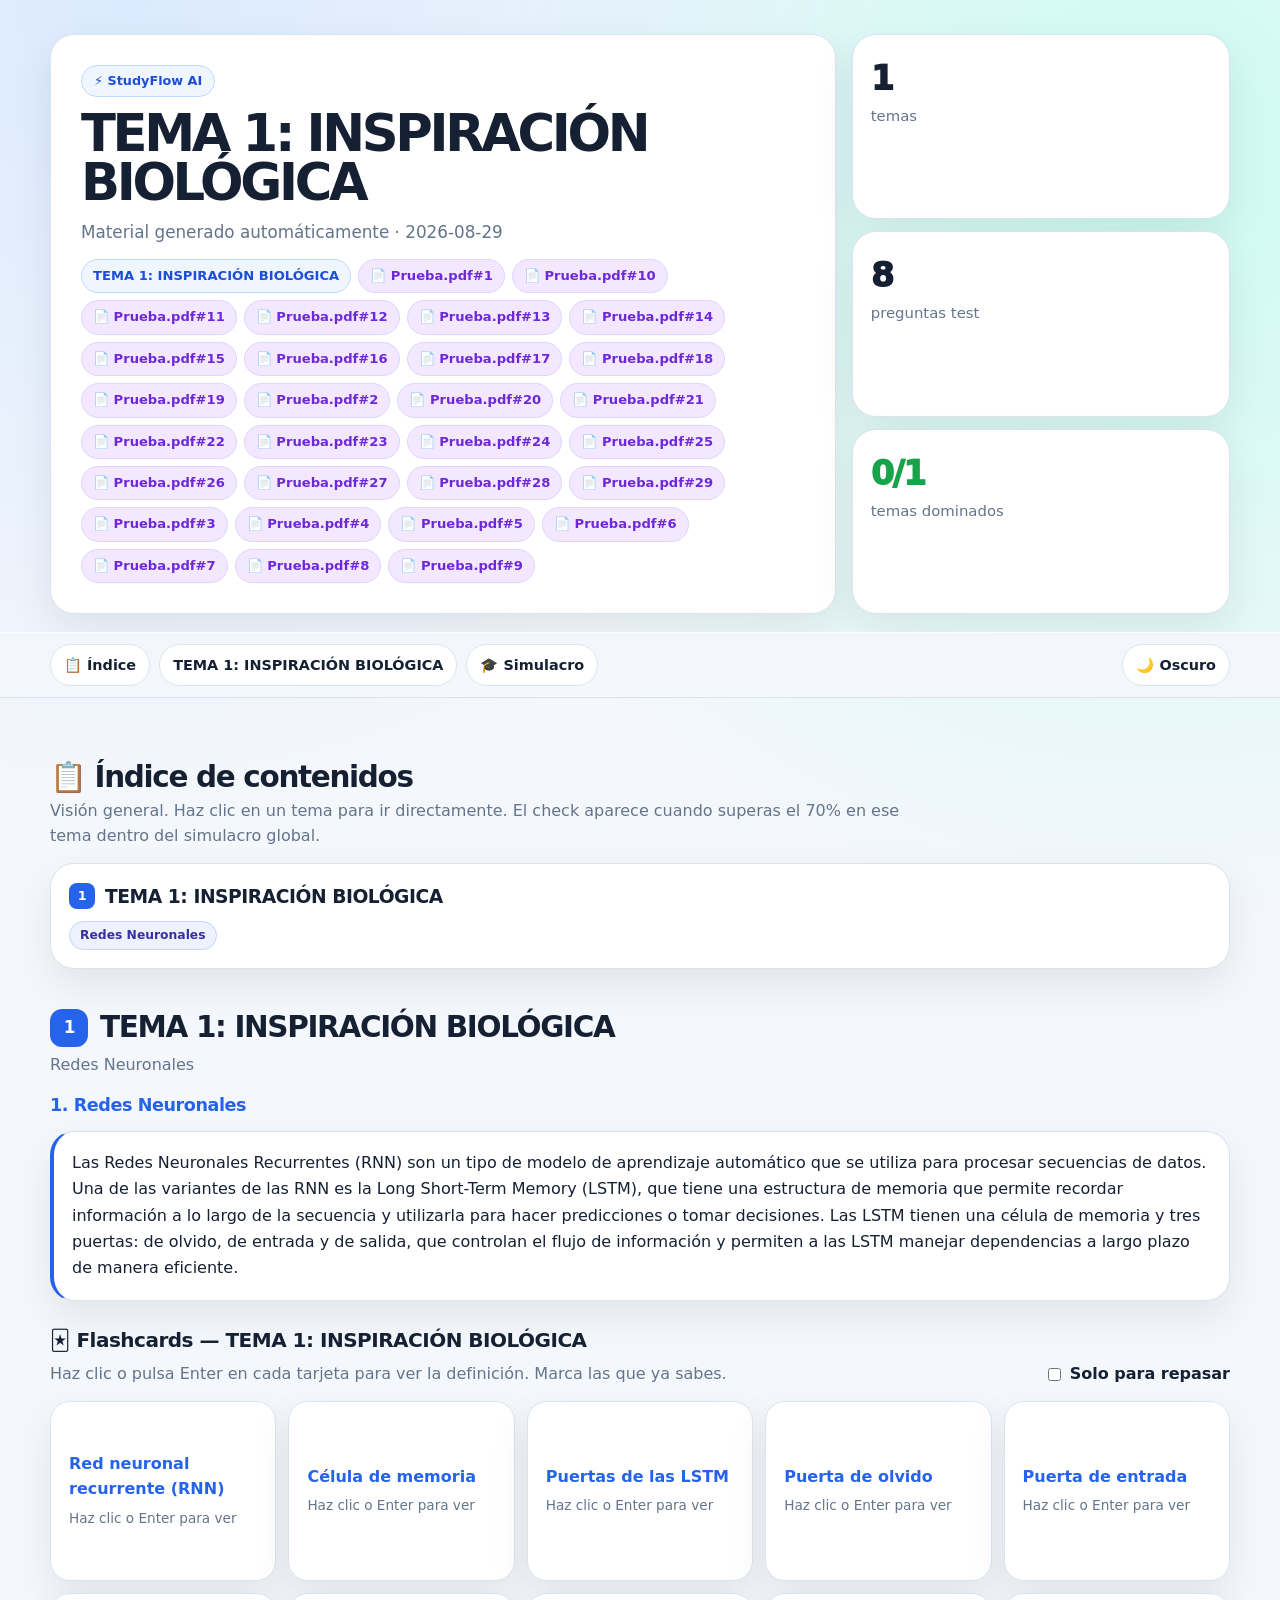
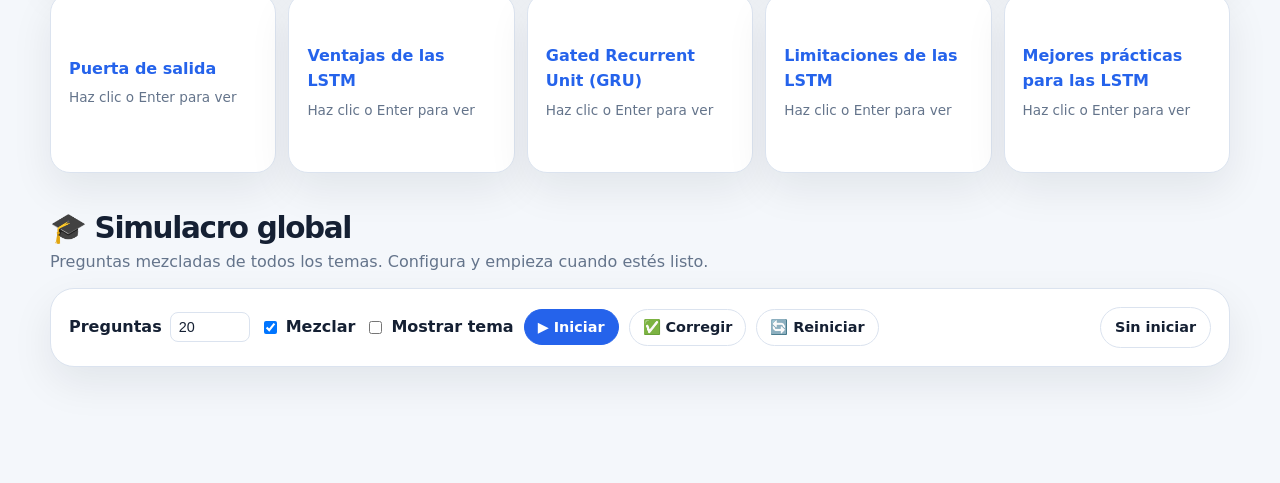
<file: src/studyflow/mlruns/1/f069915837c6425e9749ca30e276df7b/artifacts/index.html>
<!DOCTYPE html>
<html lang="es">
<head>
<meta charset="UTF-8"/>
<meta name="viewport" content="width=device-width, initial-scale=1.0"/>
<title>TEMA 1: INSPIRACIÓN BIOLÓGICA — StudyFlow AI</title>
<style>
:root{
  --bg:#f4f7fb;--card:#fff;--text:#152033;--muted:#64748b;--border:#dbe3ef;
  --primary:#2563eb;--primary-dark:#1e40af;--ok:#16a34a;--ok-bg:#dcfce7;
  --bad:#dc2626;--bad-bg:#fee2e2;--warn:#d97706;--warn-bg:#fef3c7;
  --purple:#7c3aed;--purple-bg:#f3e8ff;--cyan-bg:#ecfeff;--cyan:#0e7490;
  --shadow:0 16px 42px rgba(15,23,42,.08);--radius:24px;
}
html[data-theme="dark"]{
  --bg:#0f1420;--card:#1a2233;--text:#e6ebf5;--muted:#93a0bd;--border:#2c3650;
  --primary:#5b8def;--primary-dark:#7ea6f5;--ok:#22c55e;--ok-bg:#14301f;
  --bad:#f87171;--bad-bg:#3a1717;--warn:#fbbf24;--warn-bg:#3a2c0d;
  --purple:#a78bfa;--purple-bg:#2a2044;--cyan-bg:#0d2b30;--cyan:#5eead4;
  --shadow:0 16px 42px rgba(0,0,0,.45);
}
*{box-sizing:border-box}html{scroll-behavior:smooth}
.skip-link{position:absolute;left:-999px;top:0;background:var(--primary);color:#fff;
  padding:10px 16px;border-radius:0 0 10px 0;z-index:999;font-weight:800}
.skip-link:focus{left:0}
body{
  margin:0;
  font-family:Inter,system-ui,-apple-system,BlinkMacSystemFont,"Segoe UI",sans-serif;
  color:var(--text);
  background:radial-gradient(circle at 10% 0%,#dbeafe 0%,rgba(219,234,254,0) 34%),
             radial-gradient(circle at 90% 8%,#ccfbf1 0%,rgba(204,251,241,0) 34%),
             var(--bg);
  line-height:1.55;
  transition:background-color .2s ease,color .2s ease
}
html[data-theme="dark"] body{
  background:radial-gradient(circle at 10% 0%,#1b2a4a 0%,rgba(27,42,74,0) 34%),
             radial-gradient(circle at 90% 8%,#0d3b3a 0%,rgba(13,59,58,0) 34%),
             var(--bg)
}
header,main,.nav-inner{max-width:1220px;margin:0 auto}
header{padding:34px 20px 18px}
.hero{display:grid;grid-template-columns:1.35fr .65fr;gap:16px}
.hero-card,.stat-card,.panel,.card,.quiz-card,.module{
  background:var(--card);border:1px solid var(--border);
  border-radius:var(--radius);box-shadow:var(--shadow)
}
.hero-card{padding:30px}
.sf-badge{display:inline-block;background:#eff6ff;color:#1d4ed8;border:1px solid #bfdbfe;
  border-radius:999px;padding:5px 12px;font-size:.8rem;font-weight:800;margin-bottom:12px}
html[data-theme="dark"] .sf-badge{background:#1e2a4a;color:#93b4fb;border-color:#2c3d63}
h1{font-size:clamp(2rem,4vw,4rem);line-height:.96;letter-spacing:-.065em;margin:0 0 12px}
h3,h4{letter-spacing:-.025em;margin:0 0 10px}
h4{font-size:1rem;color:var(--text)}
.subtitle{color:var(--muted);font-size:1.05rem;margin:0 0 14px}
.badges{display:flex;flex-wrap:wrap;gap:7px;margin-top:14px}
.badge{display:inline-flex;border-radius:999px;font-weight:900;align-items:center;
  padding:6px 11px;background:#eff6ff;color:#1d4ed8;border:1px solid #bfdbfe;font-size:.82rem}
html[data-theme="dark"] .badge{background:#1e2a4a;color:#93b4fb;border-color:#2c3d63}
.badge.source{background:#f3e8ff;color:#6d28d9;border-color:#ddd6fe}
html[data-theme="dark"] .badge.source{background:#241a3d;color:#c4a9f7;border-color:#382a5c}
.stat-grid{display:grid;gap:12px}
.stat-card{padding:18px}
.stat-number{font-size:2.1rem;font-weight:950;letter-spacing:-.05em}
.stat-label{color:var(--muted);font-size:.93rem}
.progress-card .stat-number{color:var(--ok)}
nav{position:sticky;top:0;z-index:50;background:rgba(244,247,251,.91);
  backdrop-filter:blur(12px);border-top:1px solid rgba(255,255,255,.55);
  border-bottom:1px solid var(--border)}
html[data-theme="dark"] nav{background:rgba(15,20,32,.88);border-top-color:rgba(255,255,255,.06)}
.nav-inner{padding:11px 20px;display:flex;gap:9px;overflow-x:auto;scrollbar-width:none}
.nav-inner::-webkit-scrollbar{display:none}
.nav-link,button{
  border:1px solid var(--border);background:var(--card);color:var(--text);border-radius:999px;
  padding:9px 13px;font-weight:850;white-space:nowrap;cursor:pointer;font-size:.9rem;
  transition:transform .12s ease,border .18s ease,background .18s ease;
  text-decoration:none;display:inline-flex;align-items:center;font-family:inherit
}
.nav-link:hover,button:hover{transform:translateY(-1px);border-color:#93c5fd;background:#f8fbff}
html[data-theme="dark"] .nav-link:hover,html[data-theme="dark"] button:hover{background:#22304d;border-color:#3d5a80}
button.primary{background:var(--primary);color:#fff;border-color:var(--primary)}
button.primary:hover{background:var(--primary-dark)}
.toggle-btn{margin-left:auto}
.toggle-btn[aria-pressed="true"]{background:var(--primary);color:#fff;border-color:var(--primary)}
:focus-visible{outline:3px solid var(--primary);outline-offset:2px}
main{padding:24px 20px 70px}
section{margin:32px 0;padding-top:8px}
.subsection{margin-top:24px}
.section-title{display:flex;justify-content:space-between;align-items:end;gap:16px;margin:0 0 14px;flex-wrap:wrap}
.section-title h2{margin:0;font-size:clamp(1.45rem,2.3vw,2.25rem);letter-spacing:-.045em;line-height:1.05}
.section-title h3{margin:0;font-size:1.25rem}
.section-title p{margin:6px 0 0;color:var(--muted);max-width:850px}
.grid2{display:grid;grid-template-columns:repeat(2,minmax(0,1fr));gap:14px}
.overview-list{display:flex;flex-direction:column;gap:14px}
.panel,.card,.quiz-card,.module{padding:18px}
.muted-note{color:var(--muted)}
.topic-num{display:inline-flex;align-items:center;justify-content:center;
  width:26px;height:26px;background:var(--primary);color:#fff;border-radius:8px;
  font-size:.8rem;font-weight:900;margin-right:10px;flex-shrink:0}
.topic-num-lg{display:inline-flex;align-items:center;justify-content:center;
  width:38px;height:38px;background:var(--primary);color:#fff;border-radius:12px;
  font-size:1.05rem;font-weight:900;margin-right:12px;flex-shrink:0;vertical-align:middle}
.topic-link{color:var(--text);text-decoration:none;display:flex;align-items:center}
.topic-link:hover{color:var(--primary)}
.topic-check{margin-left:8px;color:var(--ok);font-weight:900}
.topic-check.done::after{content:"✓ dominado"}
.pills{display:flex;flex-wrap:wrap;gap:6px;margin-top:10px}
.pill{display:inline-flex;border-radius:999px;font-weight:800;align-items:center;
  padding:4px 10px;font-size:.77rem;background:#eef2ff;color:#3730a3;border:1px solid #c7d2fe}
html[data-theme="dark"] .pill{background:#1e2144;color:#a5b4fc;border-color:#312e70}
/* Subtopics (sequential) */
.subtopic-block{display:grid;gap:22px;margin-bottom:10px}
.subtopic-item{border-top:1px solid var(--border);padding-top:18px}
.subtopic-item:first-child{border-top:none;padding-top:0}
.subtopic-item h3{font-size:1.1rem;color:var(--primary);margin-bottom:12px}
.subtopic-content{display:grid;gap:14px}
.explanation-panel{border-left:4px solid var(--primary)}
.explanation-text p{margin:0 0 10px;color:var(--text);line-height:1.65}
.explanation-text p:last-child{margin-bottom:0}
.muted-panel{border-left:4px solid var(--warn);background:var(--warn-bg)}
.muted-panel .muted-note{color:inherit;margin:0}
/* Tables */
table{width:100%;border-collapse:collapse;border:1px solid var(--border);
  border-radius:18px;overflow:hidden;background:var(--card)}
th,td{padding:11px 13px;border-bottom:1px solid var(--border);text-align:left;vertical-align:top}
th{background:rgba(0,0,0,.02);font-weight:800}
html[data-theme="dark"] th{background:rgba(255,255,255,.03)}
tr:last-child td{border-bottom:0}
/* Quiz */
.quiz-grid{display:grid;grid-template-columns:repeat(auto-fill,minmax(340px,1fr));gap:12px}
.quiz-card{padding:18px}
.quiz-card h3{margin:0 0 12px;font-size:.97rem;line-height:1.4;letter-spacing:-.01em}
.opciones{display:grid;gap:7px}
.quiz-option{border:1px solid var(--border);border-radius:12px;padding:10px 13px;
  background:var(--card);cursor:pointer;font-size:.9rem;transition:all .15s ease;font-weight:600;
  text-align:left;width:100%;color:var(--text)}
.quiz-option:hover{background:#f0f7ff;border-color:#93c5fd}
html[data-theme="dark"] .quiz-option:hover{background:#1c2b4a}
.quiz-option.correct{background:var(--ok-bg);border-color:#22c55e;color:#14532d}
html[data-theme="dark"] .quiz-option.correct{color:#86efac}
.quiz-option.wrong{background:var(--bad-bg);border-color:#ef4444;color:#7f1d1d}
html[data-theme="dark"] .quiz-option.wrong{color:#fca5a5}
.quiz-option:disabled{cursor:default}
.quiz-note{margin-top:10px;font-size:.88rem;font-weight:700;border-radius:12px;
  padding:10px 12px;display:none}
.quiz-note.show{display:block}
.quiz-note.ok{background:var(--ok-bg);color:#14532d;border:1px solid #86efac}
.quiz-note.bad{background:var(--bad-bg);color:#7f1d1d;border:1px solid #fecaca}
html[data-theme="dark"] .quiz-note.ok{color:#86efac}
html[data-theme="dark"] .quiz-note.bad{color:#fca5a5}
.retry-btn{margin-top:10px;font-size:.8rem;padding:6px 12px;display:none}
/* Flashcards */
.flashcards{display:grid;grid-template-columns:repeat(auto-fill,minmax(220px,1fr));gap:12px}
.flip{perspective:1000px;min-height:180px;cursor:pointer}
.flip-inner{position:relative;width:100%;min-height:180px;transform-style:preserve-3d;
  transition:transform .45s ease}
.flip.flipped .flip-inner{transform:rotateY(180deg)}
.flip-front,.flip-back{position:absolute;inset:0;border-radius:20px;border:1px solid var(--border);
  background:var(--card);padding:18px;backface-visibility:hidden;box-shadow:var(--shadow);
  display:flex;flex-direction:column;justify-content:center}
.flip-back{transform:rotateY(180deg);background:var(--ok-bg);border-color:#86efac}
.flip-front strong{font-size:1rem;color:var(--primary);display:block;margin-bottom:6px}
.flip-front p{color:var(--muted);font-size:.85rem;margin:0}
.flip-back p{color:#14532d;margin:0 0 10px;font-size:.92rem;line-height:1.5}
html[data-theme="dark"] .flip-back p{color:#bbf7d0}
.flip-actions{display:flex;gap:6px}
.know-btn{font-size:.72rem;padding:5px 9px;border-radius:8px}
.know-btn[data-state="know"].active{background:var(--ok);color:#fff;border-color:var(--ok)}
.know-btn[data-state="review"].active{background:var(--warn);color:#fff;border-color:var(--warn)}
.flip.card-known{opacity:.55}
.flip.card-review .flip-front{border-color:var(--warn);border-width:2px}
.flip.filtered-out{display:none}
/* Exam */
.exam-toolbar{display:flex;flex-wrap:wrap;gap:10px;align-items:center}
.exam-control{display:flex;align-items:center;gap:8px;font-weight:700}
.exam-control input{border:1px solid var(--border);border-radius:8px;padding:6px 8px;font-size:.9rem;
  background:var(--card);color:var(--text)}
.toggle-label{display:flex;align-items:center;gap:6px;font-weight:700;cursor:pointer}
.score{margin-left:auto;background:var(--card);border:1px solid var(--border);
  border-radius:999px;padding:8px 14px;font-weight:900;font-size:.9rem}
.result{border-radius:16px;padding:14px}
.result.good{background:var(--ok-bg);color:#14532d;border:1px solid #86efac}
.result.bad{background:var(--bad-bg);color:#7f1d1d;border:1px solid #fecaca}
.result.warn{background:var(--warn-bg);color:#78350f;border:1px solid #fcd34d}
html[data-theme="dark"] .result.good{color:#86efac}
html[data-theme="dark"] .result.bad{color:#fca5a5}
html[data-theme="dark"] .result.warn{color:#fbbf24}
@media(max-width:900px){
  .hero,.grid2,.overview-list{grid-template-columns:1fr}
  .score{margin-left:0;width:100%;text-align:center}
  .section-title{display:block}
}
@media print{
  nav,.exam-toolbar,.toggle-btn,.retry-btn,.flip-actions,.skip-link{display:none !important}
  body{background:white;color:#000}
  .subtopic-item{page-break-inside:avoid;margin-bottom:16px}
  .panel,.quiz-card,.module,table,.flip{page-break-inside:avoid}
  .flip{perspective:none;min-height:auto}
  .flip-inner{position:static;transform:none !important;display:block}
  .flip-front,.flip-back{position:static;transform:none !important;box-shadow:none;
    border-radius:8px;margin-bottom:6px}
  .flip-back{background:#f0fdf4}
  .quiz-option{border:1px solid #ccc}
}
</style>
</head>
<body>

<a class="skip-link" href="#main-content">Saltar al contenido</a>

<header>
  <div class="hero">
    <div class="hero-card">
      <div class="sf-badge">⚡ StudyFlow AI</div>
      <h1>TEMA 1: INSPIRACIÓN BIOLÓGICA</h1>
      <p class="subtitle">Material generado automáticamente · 2026-08-29</p>
      <div class="badges">
        <span class="badge">TEMA 1: INSPIRACIÓN BIOLÓGICA</span>
        <span class="badge source">📄 Prueba.pdf#1</span><span class="badge source">📄 Prueba.pdf#10</span><span class="badge source">📄 Prueba.pdf#11</span><span class="badge source">📄 Prueba.pdf#12</span><span class="badge source">📄 Prueba.pdf#13</span><span class="badge source">📄 Prueba.pdf#14</span><span class="badge source">📄 Prueba.pdf#15</span><span class="badge source">📄 Prueba.pdf#16</span><span class="badge source">📄 Prueba.pdf#17</span><span class="badge source">📄 Prueba.pdf#18</span><span class="badge source">📄 Prueba.pdf#19</span><span class="badge source">📄 Prueba.pdf#2</span><span class="badge source">📄 Prueba.pdf#20</span><span class="badge source">📄 Prueba.pdf#21</span><span class="badge source">📄 Prueba.pdf#22</span><span class="badge source">📄 Prueba.pdf#23</span><span class="badge source">📄 Prueba.pdf#24</span><span class="badge source">📄 Prueba.pdf#25</span><span class="badge source">📄 Prueba.pdf#26</span><span class="badge source">📄 Prueba.pdf#27</span><span class="badge source">📄 Prueba.pdf#28</span><span class="badge source">📄 Prueba.pdf#29</span><span class="badge source">📄 Prueba.pdf#3</span><span class="badge source">📄 Prueba.pdf#4</span><span class="badge source">📄 Prueba.pdf#5</span><span class="badge source">📄 Prueba.pdf#6</span><span class="badge source">📄 Prueba.pdf#7</span><span class="badge source">📄 Prueba.pdf#8</span><span class="badge source">📄 Prueba.pdf#9</span>
      </div>
    </div>
    <div class="stat-grid">
      <div class="stat-card">
        <div class="stat-number">1</div>
        <div class="stat-label">temas</div>
      </div>
      <div class="stat-card">
        <div class="stat-number">8</div>
        <div class="stat-label">preguntas test</div>
      </div>
      <div class="stat-card progress-card">
        <div class="stat-number" id="progressCount">0/1</div>
        <div class="stat-label">temas dominados</div>
      </div>
    </div>
  </div>
</header>

<nav>
  <div class="nav-inner">
    <a class="nav-link" href="#overview">📋 Índice</a>
    <a class="nav-link" href="#tema_1_inspiraci_n_biol_gica">TEMA 1: INSPIRACIÓN BIOLÓGICA</a>
    <a class="nav-link" href="#exam">🎓 Simulacro</a>
    <button class="nav-link toggle-btn" id="darkModeBtn" type="button"
      aria-pressed="false" title="Alternar modo oscuro">🌙 Oscuro</button>
  </div>
</nav>

<main id="main-content">
  <section id="overview">
  <div class="section-title">
    <div><h2>📋 Índice de contenidos</h2>
    <p>Visión general. Haz clic en un tema para ir directamente. El check aparece cuando superas el 70% en ese tema dentro del simulacro global.</p></div>
  </div>
  <!-- Cambiado grid3 por overview-list para forzar filas en lugar de columnas -->
  <div class="overview-list"><div class="module" id="overview-tema_1_inspiraci_n_biol_gica" data-topic-id="tema_1_inspiraci_n_biol_gica">
          <h3><a href="#tema_1_inspiraci_n_biol_gica" class="topic-link">
            <span class="topic-num">1</span>TEMA 1: INSPIRACIÓN BIOLÓGICA
            <span class="topic-check" aria-hidden="true"></span>
          </a></h3>
          <div class="pills">
            <span class="pill">Redes Neuronales</span>
          </div>
        </div></div>
</section>
  <section id="tema_1_inspiraci_n_biol_gica">
  <div class="section-title">
    <div>
      <h2><span class="topic-num-lg">1</span>TEMA 1: INSPIRACIÓN BIOLÓGICA</h2>
      <p>Redes Neuronales</p>
    </div>
  </div>

  <div class="subtopic-block"><div class="subtopic-item" id="tema_1_inspiraci_n_biol_gica__redes_neuronales"><h3>1. Redes Neuronales</h3><div class="subtopic-content">
  <div class="panel explanation-panel">
    <div class="explanation-text"><p>Las Redes Neuronales Recurrentes (RNN) son un tipo de modelo de aprendizaje automático que se utiliza para procesar secuencias de datos. Una de las variantes de las RNN es la Long Short-Term Memory (LSTM), que tiene una estructura de memoria que permite recordar información a lo largo de la secuencia y utilizarla para hacer predicciones o tomar decisiones. Las LSTM tienen una célula de memoria y tres puertas: de olvido, de entrada y de salida, que controlan el flujo de información y permiten a las LSTM manejar dependencias a largo plazo de manera eficiente.</p></div>
  </div>
  
</div></div></div>

  <div class="subsection">
    <div class="section-title"><div>
      <h3>🃏 Flashcards — TEMA 1: INSPIRACIÓN BIOLÓGICA</h3>
      <p>Haz clic o pulsa Enter en cada tarjeta para ver la definición. Marca las que ya sabes.</p>
    </div>
    <label class="toggle-label">
      <input type="checkbox" class="review-filter" data-topic="tema_1_inspiraci_n_biol_gica"> Solo para repasar
    </label>
    </div>
    <div class="flashcards" data-topic="tema_1_inspiraci_n_biol_gica"><div class="flip" id="flip-tema_1_inspiraci_n_biol_gica__fc0" data-fcid="tema_1_inspiraci_n_biol_gica__fc0" data-topic="tema_1_inspiraci_n_biol_gica"
          role="button" tabindex="0" aria-pressed="false"
          aria-label="Flashcard: Red neuronal recurrente (RNN). Pulsa Enter para ver la respuesta."
          onclick="flipCard('tema_1_inspiraci_n_biol_gica__fc0')" onkeydown="if(event.key==='Enter'||event.key===' '){event.preventDefault();flipCard('tema_1_inspiraci_n_biol_gica__fc0');}">
          <div class="flip-inner">
            <div class="flip-front">
              <strong>Red neuronal recurrente (RNN)</strong>
              <p>Haz clic o Enter para ver</p>
            </div>
            <div class="flip-back">
              <p>Un modelo de aprendizaje automático que procesa secuencias de datos, como texto o audio.</p>
              <div class="flip-actions" onclick="event.stopPropagation()">
                <button type="button" class="know-btn" data-fcid="tema_1_inspiraci_n_biol_gica__fc0" data-state="know" onclick="markCard(event,'tema_1_inspiraci_n_biol_gica__fc0','know')">✓ Lo sé</button>
                <button type="button" class="know-btn" data-fcid="tema_1_inspiraci_n_biol_gica__fc0" data-state="review" onclick="markCard(event,'tema_1_inspiraci_n_biol_gica__fc0','review')">↻ Repasar</button>
              </div>
            </div>
          </div>
        </div><div class="flip" id="flip-tema_1_inspiraci_n_biol_gica__fc1" data-fcid="tema_1_inspiraci_n_biol_gica__fc1" data-topic="tema_1_inspiraci_n_biol_gica"
          role="button" tabindex="0" aria-pressed="false"
          aria-label="Flashcard: Célula de memoria. Pulsa Enter para ver la respuesta."
          onclick="flipCard('tema_1_inspiraci_n_biol_gica__fc1')" onkeydown="if(event.key==='Enter'||event.key===' '){event.preventDefault();flipCard('tema_1_inspiraci_n_biol_gica__fc1');}">
          <div class="flip-inner">
            <div class="flip-front">
              <strong>Célula de memoria</strong>
              <p>Haz clic o Enter para ver</p>
            </div>
            <div class="flip-back">
              <p>Componente central de las LSTM que permite recordar información a lo largo de la secuencia.</p>
              <div class="flip-actions" onclick="event.stopPropagation()">
                <button type="button" class="know-btn" data-fcid="tema_1_inspiraci_n_biol_gica__fc1" data-state="know" onclick="markCard(event,'tema_1_inspiraci_n_biol_gica__fc1','know')">✓ Lo sé</button>
                <button type="button" class="know-btn" data-fcid="tema_1_inspiraci_n_biol_gica__fc1" data-state="review" onclick="markCard(event,'tema_1_inspiraci_n_biol_gica__fc1','review')">↻ Repasar</button>
              </div>
            </div>
          </div>
        </div><div class="flip" id="flip-tema_1_inspiraci_n_biol_gica__fc2" data-fcid="tema_1_inspiraci_n_biol_gica__fc2" data-topic="tema_1_inspiraci_n_biol_gica"
          role="button" tabindex="0" aria-pressed="false"
          aria-label="Flashcard: Puertas de las LSTM. Pulsa Enter para ver la respuesta."
          onclick="flipCard('tema_1_inspiraci_n_biol_gica__fc2')" onkeydown="if(event.key==='Enter'||event.key===' '){event.preventDefault();flipCard('tema_1_inspiraci_n_biol_gica__fc2');}">
          <div class="flip-inner">
            <div class="flip-front">
              <strong>Puertas de las LSTM</strong>
              <p>Haz clic o Enter para ver</p>
            </div>
            <div class="flip-back">
              <p>Tres tipos de puertas que controlan el flujo de información: puerta de olvido, puerta de entrada y puerta de salida.</p>
              <div class="flip-actions" onclick="event.stopPropagation()">
                <button type="button" class="know-btn" data-fcid="tema_1_inspiraci_n_biol_gica__fc2" data-state="know" onclick="markCard(event,'tema_1_inspiraci_n_biol_gica__fc2','know')">✓ Lo sé</button>
                <button type="button" class="know-btn" data-fcid="tema_1_inspiraci_n_biol_gica__fc2" data-state="review" onclick="markCard(event,'tema_1_inspiraci_n_biol_gica__fc2','review')">↻ Repasar</button>
              </div>
            </div>
          </div>
        </div><div class="flip" id="flip-tema_1_inspiraci_n_biol_gica__fc3" data-fcid="tema_1_inspiraci_n_biol_gica__fc3" data-topic="tema_1_inspiraci_n_biol_gica"
          role="button" tabindex="0" aria-pressed="false"
          aria-label="Flashcard: Puerta de olvido. Pulsa Enter para ver la respuesta."
          onclick="flipCard('tema_1_inspiraci_n_biol_gica__fc3')" onkeydown="if(event.key==='Enter'||event.key===' '){event.preventDefault();flipCard('tema_1_inspiraci_n_biol_gica__fc3');}">
          <div class="flip-inner">
            <div class="flip-front">
              <strong>Puerta de olvido</strong>
              <p>Haz clic o Enter para ver</p>
            </div>
            <div class="flip-back">
              <p>Decide cuánta información de la memoria previa debe descartarse.</p>
              <div class="flip-actions" onclick="event.stopPropagation()">
                <button type="button" class="know-btn" data-fcid="tema_1_inspiraci_n_biol_gica__fc3" data-state="know" onclick="markCard(event,'tema_1_inspiraci_n_biol_gica__fc3','know')">✓ Lo sé</button>
                <button type="button" class="know-btn" data-fcid="tema_1_inspiraci_n_biol_gica__fc3" data-state="review" onclick="markCard(event,'tema_1_inspiraci_n_biol_gica__fc3','review')">↻ Repasar</button>
              </div>
            </div>
          </div>
        </div><div class="flip" id="flip-tema_1_inspiraci_n_biol_gica__fc4" data-fcid="tema_1_inspiraci_n_biol_gica__fc4" data-topic="tema_1_inspiraci_n_biol_gica"
          role="button" tabindex="0" aria-pressed="false"
          aria-label="Flashcard: Puerta de entrada. Pulsa Enter para ver la respuesta."
          onclick="flipCard('tema_1_inspiraci_n_biol_gica__fc4')" onkeydown="if(event.key==='Enter'||event.key===' '){event.preventDefault();flipCard('tema_1_inspiraci_n_biol_gica__fc4');}">
          <div class="flip-inner">
            <div class="flip-front">
              <strong>Puerta de entrada</strong>
              <p>Haz clic o Enter para ver</p>
            </div>
            <div class="flip-back">
              <p>Responsable de decidir qué nueva información debe almacenarse en la célula de memoria.</p>
              <div class="flip-actions" onclick="event.stopPropagation()">
                <button type="button" class="know-btn" data-fcid="tema_1_inspiraci_n_biol_gica__fc4" data-state="know" onclick="markCard(event,'tema_1_inspiraci_n_biol_gica__fc4','know')">✓ Lo sé</button>
                <button type="button" class="know-btn" data-fcid="tema_1_inspiraci_n_biol_gica__fc4" data-state="review" onclick="markCard(event,'tema_1_inspiraci_n_biol_gica__fc4','review')">↻ Repasar</button>
              </div>
            </div>
          </div>
        </div><div class="flip" id="flip-tema_1_inspiraci_n_biol_gica__fc5" data-fcid="tema_1_inspiraci_n_biol_gica__fc5" data-topic="tema_1_inspiraci_n_biol_gica"
          role="button" tabindex="0" aria-pressed="false"
          aria-label="Flashcard: Puerta de salida. Pulsa Enter para ver la respuesta."
          onclick="flipCard('tema_1_inspiraci_n_biol_gica__fc5')" onkeydown="if(event.key==='Enter'||event.key===' '){event.preventDefault();flipCard('tema_1_inspiraci_n_biol_gica__fc5');}">
          <div class="flip-inner">
            <div class="flip-front">
              <strong>Puerta de salida</strong>
              <p>Haz clic o Enter para ver</p>
            </div>
            <div class="flip-back">
              <p>Determina qué parte de la información contenida en la célula de memoria debe usarse para generar la salida.</p>
              <div class="flip-actions" onclick="event.stopPropagation()">
                <button type="button" class="know-btn" data-fcid="tema_1_inspiraci_n_biol_gica__fc5" data-state="know" onclick="markCard(event,'tema_1_inspiraci_n_biol_gica__fc5','know')">✓ Lo sé</button>
                <button type="button" class="know-btn" data-fcid="tema_1_inspiraci_n_biol_gica__fc5" data-state="review" onclick="markCard(event,'tema_1_inspiraci_n_biol_gica__fc5','review')">↻ Repasar</button>
              </div>
            </div>
          </div>
        </div><div class="flip" id="flip-tema_1_inspiraci_n_biol_gica__fc6" data-fcid="tema_1_inspiraci_n_biol_gica__fc6" data-topic="tema_1_inspiraci_n_biol_gica"
          role="button" tabindex="0" aria-pressed="false"
          aria-label="Flashcard: Ventajas de las LSTM. Pulsa Enter para ver la respuesta."
          onclick="flipCard('tema_1_inspiraci_n_biol_gica__fc6')" onkeydown="if(event.key==='Enter'||event.key===' '){event.preventDefault();flipCard('tema_1_inspiraci_n_biol_gica__fc6');}">
          <div class="flip-inner">
            <div class="flip-front">
              <strong>Ventajas de las LSTM</strong>
              <p>Haz clic o Enter para ver</p>
            </div>
            <div class="flip-back">
              <p>Pueden manejar dependencias a largo plazo, son flexibles y mitigan el desvanecimiento del gradiente.</p>
              <div class="flip-actions" onclick="event.stopPropagation()">
                <button type="button" class="know-btn" data-fcid="tema_1_inspiraci_n_biol_gica__fc6" data-state="know" onclick="markCard(event,'tema_1_inspiraci_n_biol_gica__fc6','know')">✓ Lo sé</button>
                <button type="button" class="know-btn" data-fcid="tema_1_inspiraci_n_biol_gica__fc6" data-state="review" onclick="markCard(event,'tema_1_inspiraci_n_biol_gica__fc6','review')">↻ Repasar</button>
              </div>
            </div>
          </div>
        </div><div class="flip" id="flip-tema_1_inspiraci_n_biol_gica__fc7" data-fcid="tema_1_inspiraci_n_biol_gica__fc7" data-topic="tema_1_inspiraci_n_biol_gica"
          role="button" tabindex="0" aria-pressed="false"
          aria-label="Flashcard: Gated Recurrent Unit (GRU). Pulsa Enter para ver la respuesta."
          onclick="flipCard('tema_1_inspiraci_n_biol_gica__fc7')" onkeydown="if(event.key==='Enter'||event.key===' '){event.preventDefault();flipCard('tema_1_inspiraci_n_biol_gica__fc7');}">
          <div class="flip-inner">
            <div class="flip-front">
              <strong>Gated Recurrent Unit (GRU)</strong>
              <p>Haz clic o Enter para ver</p>
            </div>
            <div class="flip-back">
              <p>Variante de las LSTM que simplifica la arquitectura al eliminar la puerta de olvido.</p>
              <div class="flip-actions" onclick="event.stopPropagation()">
                <button type="button" class="know-btn" data-fcid="tema_1_inspiraci_n_biol_gica__fc7" data-state="know" onclick="markCard(event,'tema_1_inspiraci_n_biol_gica__fc7','know')">✓ Lo sé</button>
                <button type="button" class="know-btn" data-fcid="tema_1_inspiraci_n_biol_gica__fc7" data-state="review" onclick="markCard(event,'tema_1_inspiraci_n_biol_gica__fc7','review')">↻ Repasar</button>
              </div>
            </div>
          </div>
        </div><div class="flip" id="flip-tema_1_inspiraci_n_biol_gica__fc8" data-fcid="tema_1_inspiraci_n_biol_gica__fc8" data-topic="tema_1_inspiraci_n_biol_gica"
          role="button" tabindex="0" aria-pressed="false"
          aria-label="Flashcard: Limitaciones de las LSTM. Pulsa Enter para ver la respuesta."
          onclick="flipCard('tema_1_inspiraci_n_biol_gica__fc8')" onkeydown="if(event.key==='Enter'||event.key===' '){event.preventDefault();flipCard('tema_1_inspiraci_n_biol_gica__fc8');}">
          <div class="flip-inner">
            <div class="flip-front">
              <strong>Limitaciones de las LSTM</strong>
              <p>Haz clic o Enter para ver</p>
            </div>
            <div class="flip-back">
              <p>Pueden enfrentar el riesgo de sobreajuste, necesitan grandes conjuntos de datos y pueden ser computacionalmente intensivas.</p>
              <div class="flip-actions" onclick="event.stopPropagation()">
                <button type="button" class="know-btn" data-fcid="tema_1_inspiraci_n_biol_gica__fc8" data-state="know" onclick="markCard(event,'tema_1_inspiraci_n_biol_gica__fc8','know')">✓ Lo sé</button>
                <button type="button" class="know-btn" data-fcid="tema_1_inspiraci_n_biol_gica__fc8" data-state="review" onclick="markCard(event,'tema_1_inspiraci_n_biol_gica__fc8','review')">↻ Repasar</button>
              </div>
            </div>
          </div>
        </div><div class="flip" id="flip-tema_1_inspiraci_n_biol_gica__fc9" data-fcid="tema_1_inspiraci_n_biol_gica__fc9" data-topic="tema_1_inspiraci_n_biol_gica"
          role="button" tabindex="0" aria-pressed="false"
          aria-label="Flashcard: Mejores prácticas para las LSTM. Pulsa Enter para ver la respuesta."
          onclick="flipCard('tema_1_inspiraci_n_biol_gica__fc9')" onkeydown="if(event.key==='Enter'||event.key===' '){event.preventDefault();flipCard('tema_1_inspiraci_n_biol_gica__fc9');}">
          <div class="flip-inner">
            <div class="flip-front">
              <strong>Mejores prácticas para las LSTM</strong>
              <p>Haz clic o Enter para ver</p>
            </div>
            <div class="flip-back">
              <p>Normalización de datos, regularización, uso de capas bidireccionales y ajuste de hiperparámetros.</p>
              <div class="flip-actions" onclick="event.stopPropagation()">
                <button type="button" class="know-btn" data-fcid="tema_1_inspiraci_n_biol_gica__fc9" data-state="know" onclick="markCard(event,'tema_1_inspiraci_n_biol_gica__fc9','know')">✓ Lo sé</button>
                <button type="button" class="know-btn" data-fcid="tema_1_inspiraci_n_biol_gica__fc9" data-state="review" onclick="markCard(event,'tema_1_inspiraci_n_biol_gica__fc9','review')">↻ Repasar</button>
              </div>
            </div>
          </div>
        </div></div>
  </div>

</section>
  <section id="exam">
  <div class="section-title">
    <div><h2>🎓 Simulacro global</h2>
    <p>Preguntas mezcladas de todos los temas. Configura y empieza cuando estés listo.</p></div>
  </div>
  <div class="panel" style="margin-bottom:14px">
    <div class="exam-toolbar">
      <div class="exam-control">
        <label for="examCount">Preguntas</label>
        <input type="number" id="examCount" value="20" min="5" max="200" style="width:80px">
      </div>
      <label class="toggle-label"><input type="checkbox" id="examShuffle" checked> Mezclar</label>
      <label class="toggle-label"><input type="checkbox" id="examShowTopic"> Mostrar tema</label>
      <button class="primary" type="button" onclick="startExam()">▶ Iniciar</button>
      <button type="button" onclick="gradeExam()">✅ Corregir</button>
      <button type="button" onclick="resetExam()">🔄 Reiniciar</button>
      <div class="score" id="examScore" role="status">Sin iniciar</div>
    </div>
  </div>
  <div id="examGrid" class="quiz-grid"></div>
  <div id="examBreakdown" class="result" style="display:none;margin-top:14px"></div>
  <div id="examHistory" class="panel" style="margin-top:14px;display:none">
    <h4>📈 Historial de simulacros</h4>
    <table id="examHistoryTable"><tr><th scope="col">Fecha</th><th scope="col">Resultado</th><th scope="col">%</th></tr></table>
  </div>
</section>
</main>

<script>
const QUESTIONS = [{"topicId": "tema_1_inspiraci_n_biol_gica", "topicName": "TEMA 1: INSPIRACIÓN BIOLÓGICA", "q": "¿Cuál es el tipo de modelo de aprendizaje automático que se utiliza para procesar secuencias de datos?", "options": ["Red neuronal recurrente (RNN)", "Red neuronal no recurrente (NN)", "Red neuronal artificial (RNA)", "Red neuronal artificial inteligente (RNAI)"], "answer": 0, "why": "La RNN es un tipo de modelo de aprendizaje automático que se utiliza para procesar secuencias de datos, como texto o audio."}, {"topicId": "tema_1_inspiraci_n_biol_gica", "topicName": "TEMA 1: INSPIRACIÓN BIOLÓGICA", "q": "¿Cuál es el componente central de las LSTM?", "options": ["Célula de memoria", "Puerta de entrada", "Puerta de salida", "Puerta de olvido"], "answer": 0, "why": "Las LSTM utilizan una célula de memoria como su componente central, a diferencia de las RNN tradicionales."}, {"topicId": "tema_1_inspiraci_n_biol_gica", "topicName": "TEMA 1: INSPIRACIÓN BIOLÓGICA", "q": "¿Cuántas puertas tiene una LSTM?", "options": ["2", "3", "4", "5"], "answer": 2, "why": "Las LSTM logran su capacidad de gestionar la información mediante el uso de tres tipos de puertas: la puerta de olvido, la puerta de entrada y la puerta de salida."}, {"topicId": "tema_1_inspiraci_n_biol_gica", "topicName": "TEMA 1: INSPIRACIÓN BIOLÓGICA", "q": "¿Qué es la puerta de olvido en una LSTM?", "options": ["La responsable de decidir qué nueva información debe almacenarse en la célula de memoria", "La encargada de determinar qué parte de la información contenida en la célula de memoria debe usarse para generar la salida", "Un componente crucial en la arquitectura de las LSTM que decide cuánta información de la memoria previa debe descartarse", "No es un componente de las LSTM"], "answer": 2, "why": "La puerta de olvido es un componente crucial en la arquitectura de las LSTM, ya que decide cuánta información de la memoria previa debe descartarse."}, {"topicId": "tema_1_inspiraci_n_biol_gica", "topicName": "TEMA 1: INSPIRACIÓN BIOLÓGICA", "q": "¿Cuál es una ventaja de las LSTM en comparación con las RNN tradicionales?", "options": ["Pueden manejar dependencias a largo plazo", "Son más fáciles de implementar", "Son más rápidas en su ejecución", "No requieren grandes conjuntos de datos"], "answer": 0, "why": "Las LSTM mejoran las RNN estándar al gestionar eficientemente las dependencias a largo plazo en secuencias de datos."}, {"topicId": "tema_1_inspiraci_n_biol_gica", "topicName": "TEMA 1: INSPIRACIÓN BIOLÓGICA", "q": "¿Qué es una GRU?", "options": ["Una variante de las LSTM que elimina la puerta de entrada", "Una variante de las LSTM que elimina la puerta de salida", "Una variante de las LSTM que elimina la puerta de olvido", "Una variante de las LSTM que agrega una puerta de entrada adicional"], "answer": 2, "why": "Las GRU son una variante de las LSTM que simplifican la arquitectura al eliminar la puerta de olvido."}, {"topicId": "tema_1_inspiraci_n_biol_gica", "topicName": "TEMA 1: INSPIRACIÓN BIOLÓGICA", "q": "¿Cuál es una limitación de las LSTM?", "options": ["Pueden manejar dependencias a largo plazo", "Son más fáciles de implementar", "Son más rápidas en su ejecución", "Pueden enfrentar el riesgo de sobreajuste"], "answer": 3, "why": "Las LSTM pueden enfrentar algunas limitaciones, como el riesgo de sobreajuste."}, {"topicId": "tema_1_inspiraci_n_biol_gica", "topicName": "TEMA 1: INSPIRACIÓN BIOLÓGICA", "q": "¿Qué es una práctica recomendada para maximizar el rendimiento de las LSTM?", "options": ["No normalizar los datos de entrada", "No utilizar regularización", "No utilizar capas bidireccionales", "No ajustar los hiperparámetros"], "answer": 0, "why": "Normalizar o estandarizar los datos de entrada, especialmente en secuencias temporales, facilita el aprendizaje de patrones al mantener equilibrados los gradientes."}];
const TOPIC_IDS = ["tema_1_inspiraci_n_biol_gica"];
const NS = 'sf_tema-1-inspiraci-n-biol-gica_2026-08-29';

// -- localStorage helpers ---------------------------------------------------
function lsGet(key, fallback) {
  try {
    const v = localStorage.getItem(NS + '_' + key);
    return v === null ? fallback : JSON.parse(v);
  } catch (e) { return fallback; }
}
function lsSet(key, value) {
  try { localStorage.setItem(NS + '_' + key, JSON.stringify(value)); } catch (e) { /* storage unavailable */ }
}

// -- Dark mode ----------------------------------------------------------------
function applyTheme(dark) {
  document.documentElement.setAttribute('data-theme', dark ? 'dark' : 'light');
  document.getElementById('darkModeBtn').setAttribute('aria-pressed', dark ? 'true' : 'false');
  document.getElementById('darkModeBtn').textContent = dark ? '☀️ Claro' : '🌙 Oscuro';
}
function initTheme() {
  const stored = lsGet('theme', null);
  const dark = stored !== null ? stored : window.matchMedia('(prefers-color-scheme: dark)').matches;
  applyTheme(dark);
}
document.getElementById('darkModeBtn').addEventListener('click', () => {
  const isDark = document.documentElement.getAttribute('data-theme') === 'dark';
  applyTheme(!isDark);
  lsSet('theme', !isDark);
});
initTheme();

// -- Flashcards: flip, know/review marking, filter, persistence --------------
function flipCard(fcid) {
  const el = document.getElementById('flip-' + fcid);
  const flipped = el.classList.toggle('flipped');
  el.setAttribute('aria-pressed', flipped ? 'true' : 'false');
}

function markCard(evt, fcid, state) {
  evt.stopPropagation();
  const el = document.getElementById('flip-' + fcid);
  const current = lsGet('flash_' + fcid, null);
  const next = current === state ? null : state; // click again to unmark
  lsSet('flash_' + fcid, next);
  applyCardState(el, next);
}

function applyCardState(el, state) {
  el.classList.remove('card-known', 'card-review');
  el.querySelectorAll('.know-btn').forEach(b => b.classList.remove('active'));
  if (state === 'know') {
    el.classList.add('card-known');
    el.querySelector('.know-btn[data-state="know"]').classList.add('active');
  } else if (state === 'review') {
    el.classList.add('card-review');
    el.querySelector('.know-btn[data-state="review"]').classList.add('active');
  }
}

function restoreFlashcardState() {
  document.querySelectorAll('.flip').forEach(el => {
    const state = lsGet('flash_' + el.dataset.fcid, null);
    applyCardState(el, state);
  });
}

document.querySelectorAll('.review-filter').forEach(cb => {
  cb.addEventListener('change', () => {
    const topic = cb.dataset.topic;
    const onlyReview = cb.checked;
    document.querySelectorAll(`.flashcards[data-topic="${topic}"] .flip`).forEach(el => {
      const isReview = el.classList.contains('card-review');
      const notMarkedKnow = !el.classList.contains('card-known');
      el.classList.toggle('filtered-out', onlyReview && !(isReview || notMarkedKnow && !isReview && false) && !isReview);
    });
  });
});

// -- Topic progress (overview checkmarks + header counter) --------------------
// A topic counts as "dominado" once you've scored 70%+ on it within a graded
// global exam (there's no more per-topic quiz to track individually).
const MASTERY_THRESHOLD = 70;

function topicIsDone(topicId) {
  return !!lsGet('examtopic_' + topicId, false);
}

function updateTopicProgress(topicId) {
  const done = topicIsDone(topicId);
  const marker = document.querySelector(`#overview-${topicId} .topic-check`);
  if (marker) marker.classList.toggle('done', done);
  const doneCount = TOPIC_IDS.filter(topicIsDone).length;
  const counter = document.getElementById('progressCount');
  if (counter) counter.textContent = doneCount + '/' + TOPIC_IDS.length;
}

function initProgress() {
  TOPIC_IDS.forEach(updateTopicProgress);
}

// -- Global exam ----------------------------------------------------------------
let examQ = [], examState = [];

function shuffle(arr) {
  const a = [...arr];
  for (let i = a.length - 1; i > 0; i--) {
    const j = Math.floor(Math.random() * (i + 1));
    [a[i], a[j]] = [a[j], a[i]];
  }
  return a;
}

function startExam() {
  const count = Math.min(Number(document.getElementById('examCount').value) || 20, QUESTIONS.length);
  const doShuffle = document.getElementById('examShuffle').checked;
  const showTopic = document.getElementById('examShowTopic').checked;
  const pool = doShuffle ? shuffle(QUESTIONS) : [...QUESTIONS];
  examQ = pool.slice(0, count).map(q => {
    const opts = shuffle(q.options.map((op, i) => ({text: op, idx: i})));
    return { ...q, options: opts.map(o => o.text), answer: opts.findIndex(o => o.idx === q.answer) };
  });
  examState = new Array(examQ.length).fill(null);
  document.getElementById('examGrid').innerHTML = examQ.map((q, idx) => `
    <div class="quiz-card" id="exam-card-${idx}">
      <h3>${idx + 1}. ${escapeHtml(q.q)}</h3>
      ${showTopic ? `<div style="margin-bottom:8px"><span class="pill" style="background:var(--purple-bg);color:var(--purple)">${escapeHtml(q.topicName)}</span></div>` : ''}
      <div class="opciones">
        ${q.options.map((op, i) => `
          <button type="button" class="quiz-option" onclick="answerExam(${idx},${i},this)">${String.fromCharCode(97+i)}. ${escapeHtml(op)}</button>
        `).join('')}
      </div>
      <div class="quiz-note" id="exam-note-${idx}" role="status"></div>
    </div>
  `).join('');
  updateScore();
  document.getElementById('examBreakdown').style.display = 'none';
}

function escapeHtml(s) {
  const d = document.createElement('div');
  d.textContent = s;
  return d.innerHTML;
}

function answerExam(idx, sel) {
  if (examState[idx] !== null) return;
  examState[idx] = sel;
  updateScore();
}

function gradeExam() {
  if (!examQ.length) startExam();
  const byTopic = {};
  examQ.forEach((q, idx) => {
    const card = document.getElementById('exam-card-' + idx);
    const note = document.getElementById('exam-note-' + idx);
    const sel = examState[idx];
    card.querySelectorAll('.quiz-option').forEach((op, i) => {
      op.disabled = true;
      if (i === q.answer) op.classList.add('correct');
    });
    if (sel !== null && sel !== q.answer) card.querySelectorAll('.quiz-option')[sel].classList.add('wrong');
    const ok = sel === q.answer;
    note.textContent = sel === null
      ? '⚠️ Sin responder. Correcta: ' + String.fromCharCode(97 + q.answer) + '. ' + q.why
      : (ok ? '✅ Correcto. ' : '❌ Incorrecto. Correcta: ' + String.fromCharCode(97 + q.answer) + '. ') + q.why;
    note.className = 'quiz-note show ' + (ok ? 'ok' : 'bad');
    if (!byTopic[q.topicId]) byTopic[q.topicId] = {name: q.topicName, total:0, correct:0};
    byTopic[q.topicId].total++;
    if (ok) byTopic[q.topicId].correct++;
  });
  const total = examQ.length;
  const correct = examState.reduce((acc, val, idx) => acc + (val === examQ[idx].answer ? 1 : 0), 0);
  const pct = Math.round((correct / total) * 100);
  document.getElementById('examScore').textContent = `Resultado: ${correct}/${total} · ${pct}%`;
  const rows = Object.values(byTopic).map(v => {
    const p = Math.round((v.correct/v.total)*100);
    return `<tr><td>${escapeHtml(v.name)}</td><td>${v.correct}/${v.total}</td><td>${p}%</td></tr>`;
  }).join('');
  const box = document.getElementById('examBreakdown');
  box.style.display = 'block';
  box.className = 'result ' + (pct >= 85 ? 'good' : pct >= 65 ? 'warn' : 'bad');
  box.innerHTML = `<strong>Desglose por tema:</strong><table><tr><th scope="col">Tema</th><th scope="col">Aciertos</th><th scope="col">%</th></tr>${rows}</table>`;

  // Mark each topic touched by this exam as mastered (or not) based on this attempt.
  Object.entries(byTopic).forEach(([topicId, v]) => {
    const topicPct = Math.round((v.correct / v.total) * 100);
    lsSet('examtopic_' + topicId, topicPct >= MASTERY_THRESHOLD);
    updateTopicProgress(topicId);
  });

  const history = lsGet('exam_history', []);
  history.push({ date: new Date().toLocaleString('es'), correct, total, pct });
  lsSet('exam_history', history.slice(-20));
  renderExamHistory();
}

function renderExamHistory() {
  const history = lsGet('exam_history', []);
  const panel = document.getElementById('examHistory');
  if (!history.length) { panel.style.display = 'none'; return; }
  panel.style.display = 'block';
  const rows = history.slice().reverse().map(h =>
    `<tr><td>${h.date}</td><td>${h.correct}/${h.total}</td><td>${h.pct}%</td></tr>`
  ).join('');
  document.getElementById('examHistoryTable').innerHTML =
    '<tr><th scope="col">Fecha</th><th scope="col">Resultado</th><th scope="col">%</th></tr>' + rows;
}

function resetExam() {
  document.getElementById('examGrid').innerHTML = '';
  document.getElementById('examScore').textContent = 'Sin iniciar';
  document.getElementById('examBreakdown').style.display = 'none';
  examQ = []; examState = [];
}

function updateScore() {
  if (!examQ.length) return;
  const answered = examState.filter(x => x !== null).length;
  const correct = examState.reduce((acc, val, idx) => acc + (val === examQ[idx]?.answer ? 1 : 0), 0);
  document.getElementById('examScore').textContent =
    `${correct}/${answered} correctas · ${answered}/${examQ.length} respondidas`;
}

// -- Init ------------------------------------------------------------------------
restoreFlashcardState();
renderExamHistory();
initProgress();
</script>
</body>
</html>
</file>
<file: src/studyflow/web/styles.css>
:root {
  --ink: #12161F;
  --surface: #1B2130;
  --surface-raised: #232B3D;
  --border: #323C52;
  --amber: #D9A441;
  --amber-dim: #6b5527;
  --teal: #4FA9A0;
  --coral: #E2604F;
  --paper: #EDE6D6;
  --paper-dim: #A6A392;
  --muted: #6f7896;
  --radius: 10px;
  --shadow: 0 8px 24px rgba(0,0,0,0.35);
  --font-display: 'Fraunces', serif;
  --font-body: 'Inter', -apple-system, sans-serif;
  --font-mono: 'IBM Plex Mono', monospace;
}

* { box-sizing: border-box; }
html { color-scheme: dark; }

body {
  margin: 0;
  background: var(--ink);
  background-image:
    radial-gradient(ellipse 800px 400px at 15% -10%, rgba(217,164,65,0.07), transparent),
    radial-gradient(ellipse 600px 500px at 100% 20%, rgba(79,169,160,0.05), transparent);
  color: var(--paper);
  font-family: var(--font-body);
  line-height: 1.5;
  min-height: 100vh;
}

a { color: inherit; }

/* -- Layout ---------------------------------------------------------- */

.wrap {
  max-width: 1080px;
  margin: 0 auto;
  padding: 0 24px 80px;
}

header.top {
  display: flex;
  align-items: center;
  justify-content: space-between;
  padding: 40px 0 32px;
  border-bottom: 1px solid var(--border);
  margin-bottom: 40px;
}

.brand {
  display: flex;
  align-items: baseline;
  gap: 12px;
}

.brand .mark {
  font-family: var(--font-display);
  font-size: 28px;
  font-weight: 600;
  letter-spacing: -0.01em;
}

.brand .mark em {
  font-style: italic;
  color: var(--amber);
}

.brand .tag {
  font-family: var(--font-mono);
  font-size: 12px;
  color: var(--muted);
  letter-spacing: 0.02em;
}

.btn {
  font-family: var(--font-body);
  font-weight: 600;
  font-size: 14px;
  border: 1px solid var(--border);
  background: var(--surface);
  color: var(--paper);
  padding: 10px 18px;
  border-radius: var(--radius);
  cursor: pointer;
  transition: border-color 0.15s ease, transform 0.1s ease, background 0.15s ease;
}
.btn:hover { border-color: var(--amber); background: var(--surface-raised); }
.btn:active { transform: scale(0.98); }
.btn.primary {
  background: var(--amber);
  border-color: var(--amber);
  color: #1a1305;
}
.btn.primary:hover { background: #e8b458; }
.btn.ghost {
  background: transparent;
  border-color: transparent;
  color: var(--muted);
  padding: 6px 10px;
  font-size: 13px;
}
.btn.ghost:hover { color: var(--paper); border-color: var(--border); }
.btn.danger:hover { border-color: var(--coral); color: var(--coral); }
.btn:disabled { opacity: 0.5; cursor: not-allowed; transform: none; }

/* -- Section headers -------------------------------------------------- */

.section-head {
  display: flex;
  align-items: baseline;
  justify-content: space-between;
  margin-bottom: 18px;
}
.section-head h2 {
  font-family: var(--font-display);
  font-weight: 600;
  font-size: 20px;
  margin: 0;
}
.section-head .count {
  font-family: var(--font-mono);
  font-size: 12px;
  color: var(--muted);
}

/* -- Shelf / project cards -------------------------------------------- */

.shelf {
  display: grid;
  grid-template-columns: repeat(auto-fill, minmax(280px, 1fr));
  gap: 16px;
}

.card {
  background: var(--surface);
  border: 1px solid var(--border);
  border-radius: var(--radius);
  padding: 18px 20px;
  position: relative;
  overflow: hidden;
  transition: border-color 0.15s ease, transform 0.15s ease;
}
.card:hover { border-color: #454f6a; transform: translateY(-1px); }
.card::before {
  content: '';
  position: absolute;
  top: 0; left: 0; bottom: 0;
  width: 3px;
  background: var(--border);
}
.card[data-status="ready"]::before { background: var(--teal); }
.card[data-status="pending"]::before { background: var(--amber); }

.card .title {
  font-family: var(--font-display);
  font-size: 17px;
  font-weight: 600;
  margin: 0 0 4px;
  padding-right: 20px;
  word-break: break-word;
}
.card .meta {
  font-family: var(--font-mono);
  font-size: 11.5px;
  color: var(--muted);
  margin-bottom: 14px;
}
.card .badges { display: flex; gap: 6px; flex-wrap: wrap; margin-bottom: 14px; }
.badge {
  font-family: var(--font-mono);
  font-size: 11px;
  padding: 3px 8px;
  border-radius: 20px;
  border: 1px solid var(--border);
  color: var(--paper-dim);
}
.badge.on { border-color: var(--teal); color: var(--teal); }
.badge.off { color: var(--muted); }

.card .actions { display: flex; gap: 6px; flex-wrap: wrap; }
.card .actions .btn { padding: 6px 12px; font-size: 12.5px; }

/* -- Empty state -------------------------------------------------------- */

.empty {
  border: 1px dashed var(--border);
  border-radius: var(--radius);
  padding: 48px 24px;
  text-align: center;
  color: var(--muted);
}
.empty .glyph { font-size: 28px; margin-bottom: 10px; opacity: 0.6; }
.empty p { margin: 4px 0; font-size: 14px; }
.empty .btn { margin-top: 16px; }

/* -- Modal / new project panel ------------------------------------------ */

.overlay {
  position: fixed; inset: 0;
  background: rgba(10,12,18,0.7);
  backdrop-filter: blur(3px);
  display: none;
  align-items: flex-start;
  justify-content: center;
  padding: 60px 20px;
  z-index: 50;
  overflow-y: auto;
}
.overlay.open { display: flex; }

.panel {
  background: var(--surface);
  border: 1px solid var(--border);
  border-radius: 14px;
  width: 100%;
  max-width: 520px;
  box-shadow: var(--shadow);
  animation: rise 0.2s ease;
}
@keyframes rise { from { opacity: 0; transform: translateY(8px);} to {opacity:1; transform: translateY(0);} }

.panel-head {
  display: flex; align-items: center; justify-content: space-between;
  padding: 20px 24px;
  border-bottom: 1px solid var(--border);
}
.panel-head h3 {
  font-family: var(--font-display);
  font-size: 19px;
  margin: 0;
  font-weight: 600;
}
.panel-body { padding: 22px 24px; }

.field { margin-bottom: 18px; }
.field label {
  display: block;
  font-size: 13px;
  font-weight: 600;
  margin-bottom: 6px;
  color: var(--paper-dim);
}
.field .hint { font-size: 12px; color: var(--muted); margin-top: 5px; }
.field input[type=text], .field input[type=number], .field select {
  width: 100%;
  background: var(--ink);
  border: 1px solid var(--border);
  border-radius: 8px;
  padding: 10px 12px;
  color: var(--paper);
  font-family: var(--font-body);
  font-size: 14px;
}
.field input:focus, .field select:focus, .btn:focus-visible {
  outline: 2px solid var(--amber);
  outline-offset: 1px;
}

.dropzone {
  border: 1.5px dashed var(--border);
  border-radius: 10px;
  padding: 22px;
  text-align: center;
  cursor: pointer;
  transition: border-color 0.15s ease, background 0.15s ease;
}
.dropzone:hover, .dropzone.drag { border-color: var(--amber); background: rgba(217,164,65,0.05); }
.dropzone .icon { font-size: 20px; margin-bottom: 6px; }
.dropzone .sub { font-size: 12px; color: var(--muted); margin-top: 4px; }
.dropzone input { display: none; }

.filelist { margin-top: 10px; display: flex; flex-direction: column; gap: 6px; }
.filelist .f {
  display: flex; align-items: center; justify-content: space-between;
  font-family: var(--font-mono); font-size: 12px;
  background: var(--ink); border: 1px solid var(--border);
  border-radius: 6px; padding: 7px 10px;
}
.filelist .f button { background: none; border: none; color: var(--muted); cursor: pointer; font-size: 13px; }
.filelist .f button:hover { color: var(--coral); }

.row2 { display: grid; grid-template-columns: 1fr 1fr; gap: 14px; }
.checkline { display: flex; align-items: center; gap: 8px; }
.checkline input { accent-color: var(--amber); width: 16px; height: 16px; }
.checkline label { margin: 0; font-size: 13px; font-weight: 500; color: var(--paper); }

.panel-foot {
  padding: 16px 24px 22px;
  display: flex; justify-content: flex-end; gap: 10px;
}

.error-msg {
  background: rgba(226,96,79,0.1);
  border: 1px solid rgba(226,96,79,0.4);
  color: #f0a89d;
  border-radius: 8px;
  padding: 10px 14px;
  font-size: 13px;
  margin-bottom: 16px;
  display: none;
}
.error-msg.show { display: block; }

/* -- Job progress (signature element) ----------------------------------- */

.job-overlay { padding-top: 60px; }
.job-panel { max-width: 480px; }
.job-panel .panel-body { padding-top: 8px; }

.stepper { list-style: none; margin: 6px 0 4px; padding: 0; }
.stepper li {
  position: relative;
  display: flex;
  align-items: flex-start;
  gap: 14px;
  padding-bottom: 22px;
}
.stepper li:last-child { padding-bottom: 0; }
.stepper li::before {
  content: '';
  position: absolute;
  left: 11px; top: 26px; bottom: 0;
  width: 2px;
  background: var(--border);
}
.stepper li:last-child::before { display: none; }
.stepper li.done::before { background: var(--amber); }

.step-dot {
  flex-shrink: 0;
  width: 24px; height: 24px;
  border-radius: 50%;
  border: 2px solid var(--border);
  background: var(--ink);
  display: flex; align-items: center; justify-content: center;
  font-family: var(--font-mono);
  font-size: 11px;
  color: var(--muted);
  z-index: 1;
  transition: all 0.3s ease;
}
.stepper li.done .step-dot {
  background: var(--amber);
  border-color: var(--amber);
  color: #1a1305;
  box-shadow: 0 0 0 4px rgba(217,164,65,0.15);
}
.stepper li.active .step-dot {
  border-color: var(--amber);
  color: var(--amber);
  animation: pulse 1.4s ease-in-out infinite;
}
.stepper li.error .step-dot { border-color: var(--coral); color: var(--coral); }
@keyframes pulse { 0%,100% { box-shadow: 0 0 0 0 rgba(217,164,65,0.25); } 50% { box-shadow: 0 0 0 6px rgba(217,164,65,0.1); } }

.step-label { padding-top: 2px; }
.step-label .name { font-size: 14px; font-weight: 600; color: var(--paper); }
.step-label .desc { font-size: 12.5px; color: var(--muted); margin-top: 2px; }

.job-status-line {
  font-family: var(--font-mono);
  font-size: 12px;
  color: var(--muted);
  padding: 14px 24px 0;
  border-top: 1px solid var(--border);
  margin-top: 8px;
}

@media (prefers-reduced-motion: reduce) {
  * { animation: none !important; transition: none !important; }
}

@media (max-width: 640px) {
  .row2 { grid-template-columns: 1fr; }
  header.top { flex-direction: column; align-items: flex-start; gap: 14px; }
}
</file>
